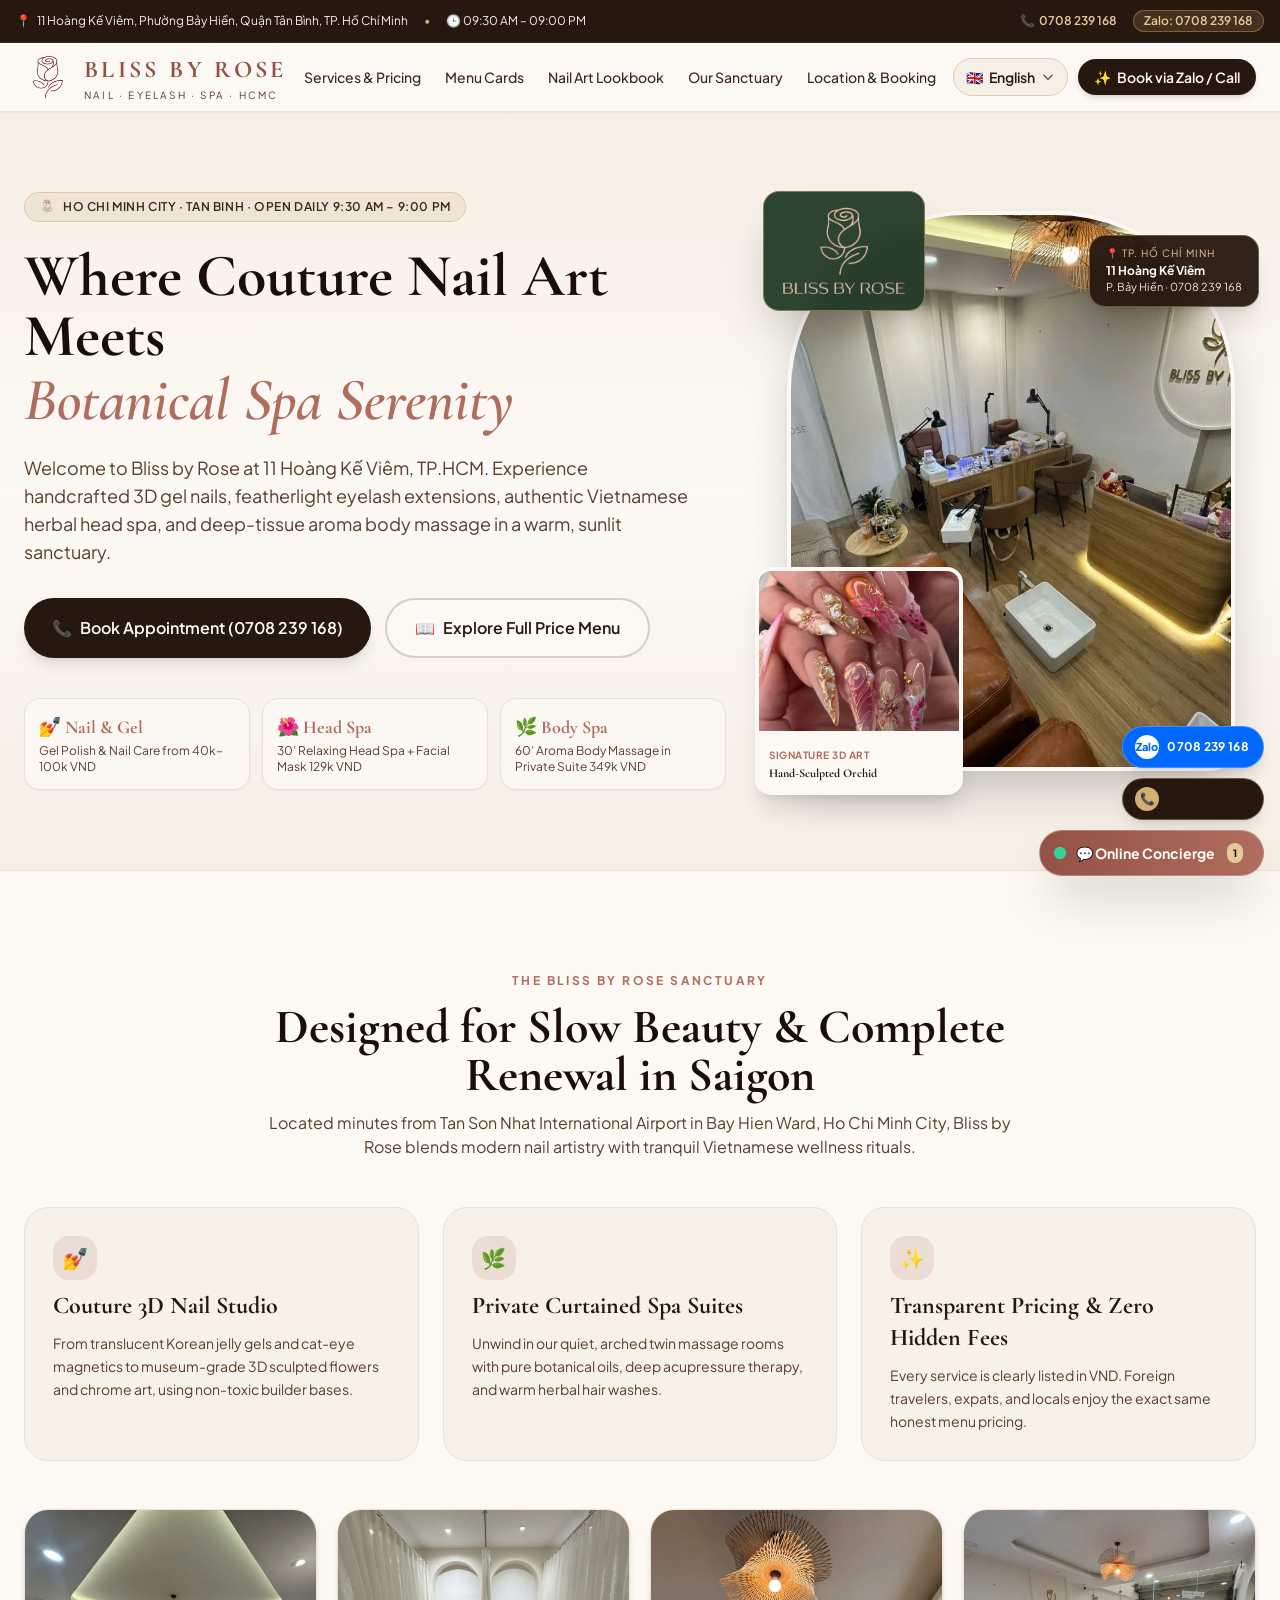
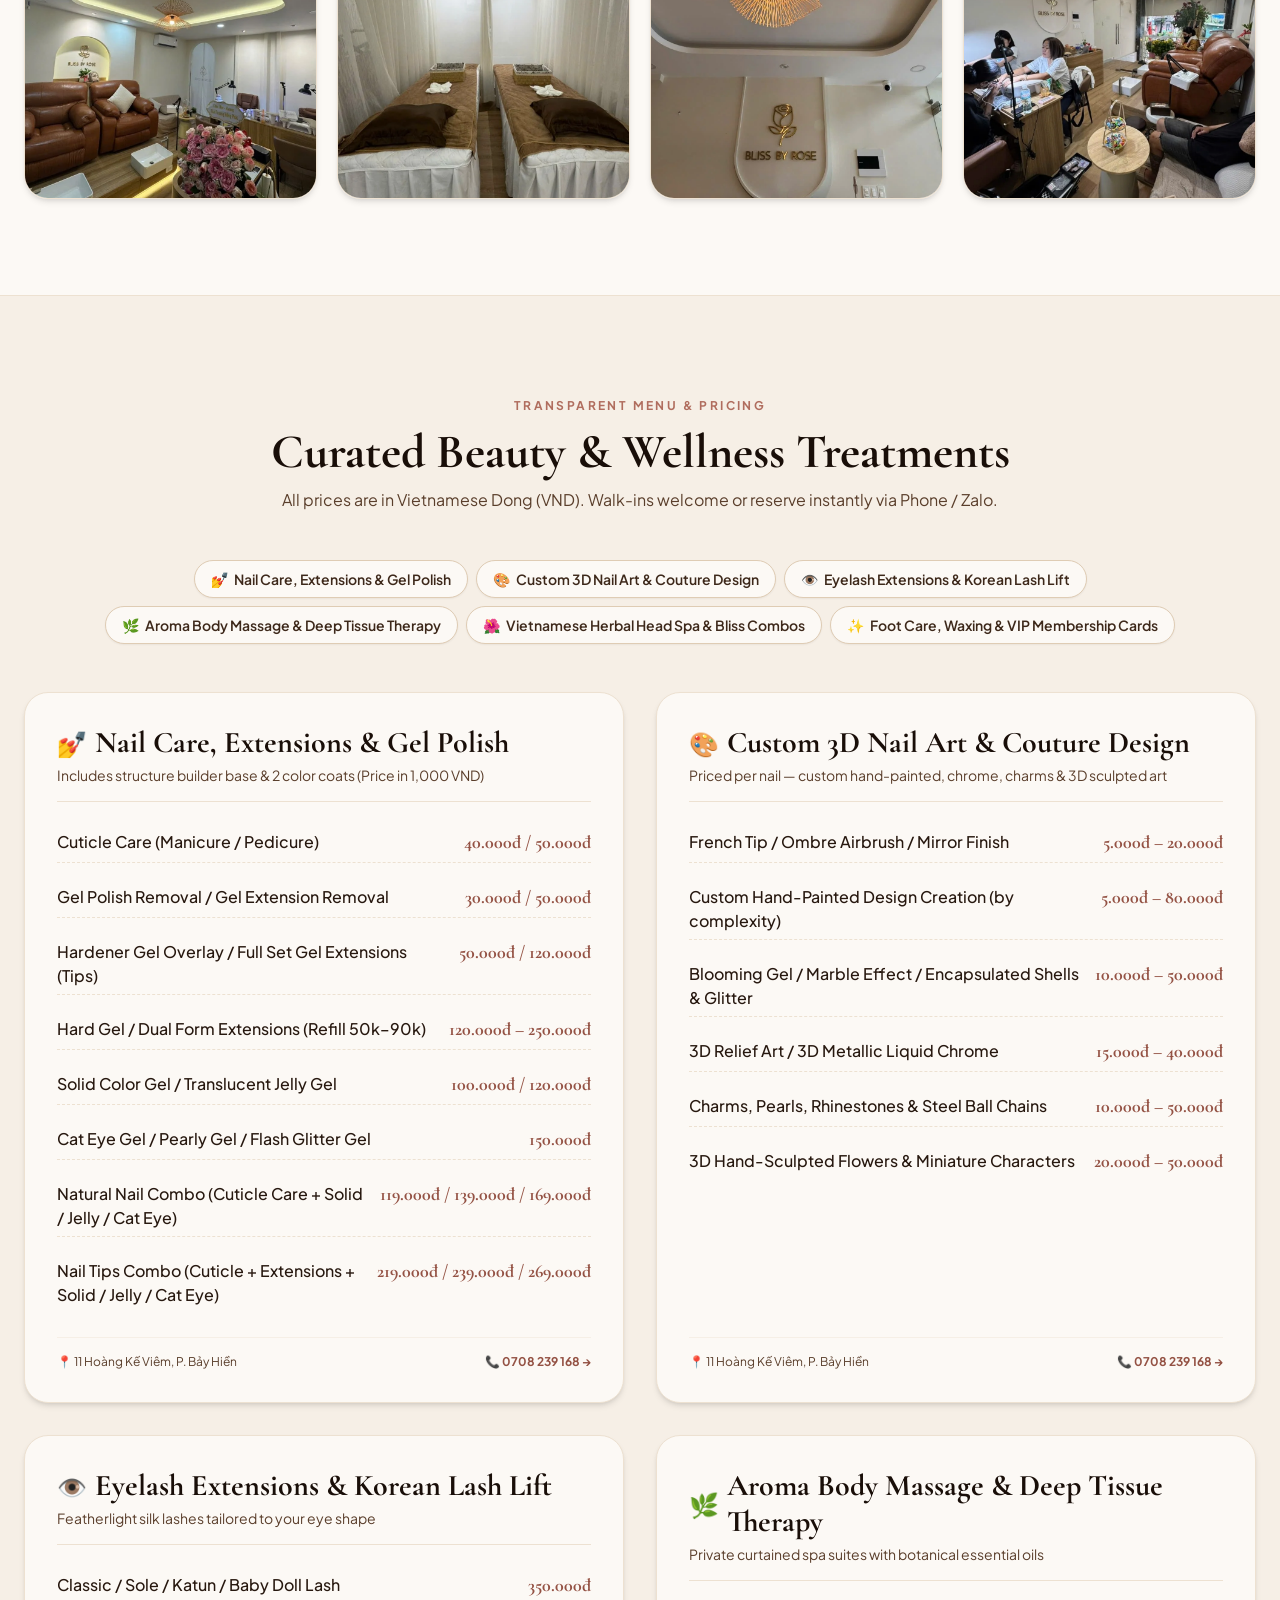
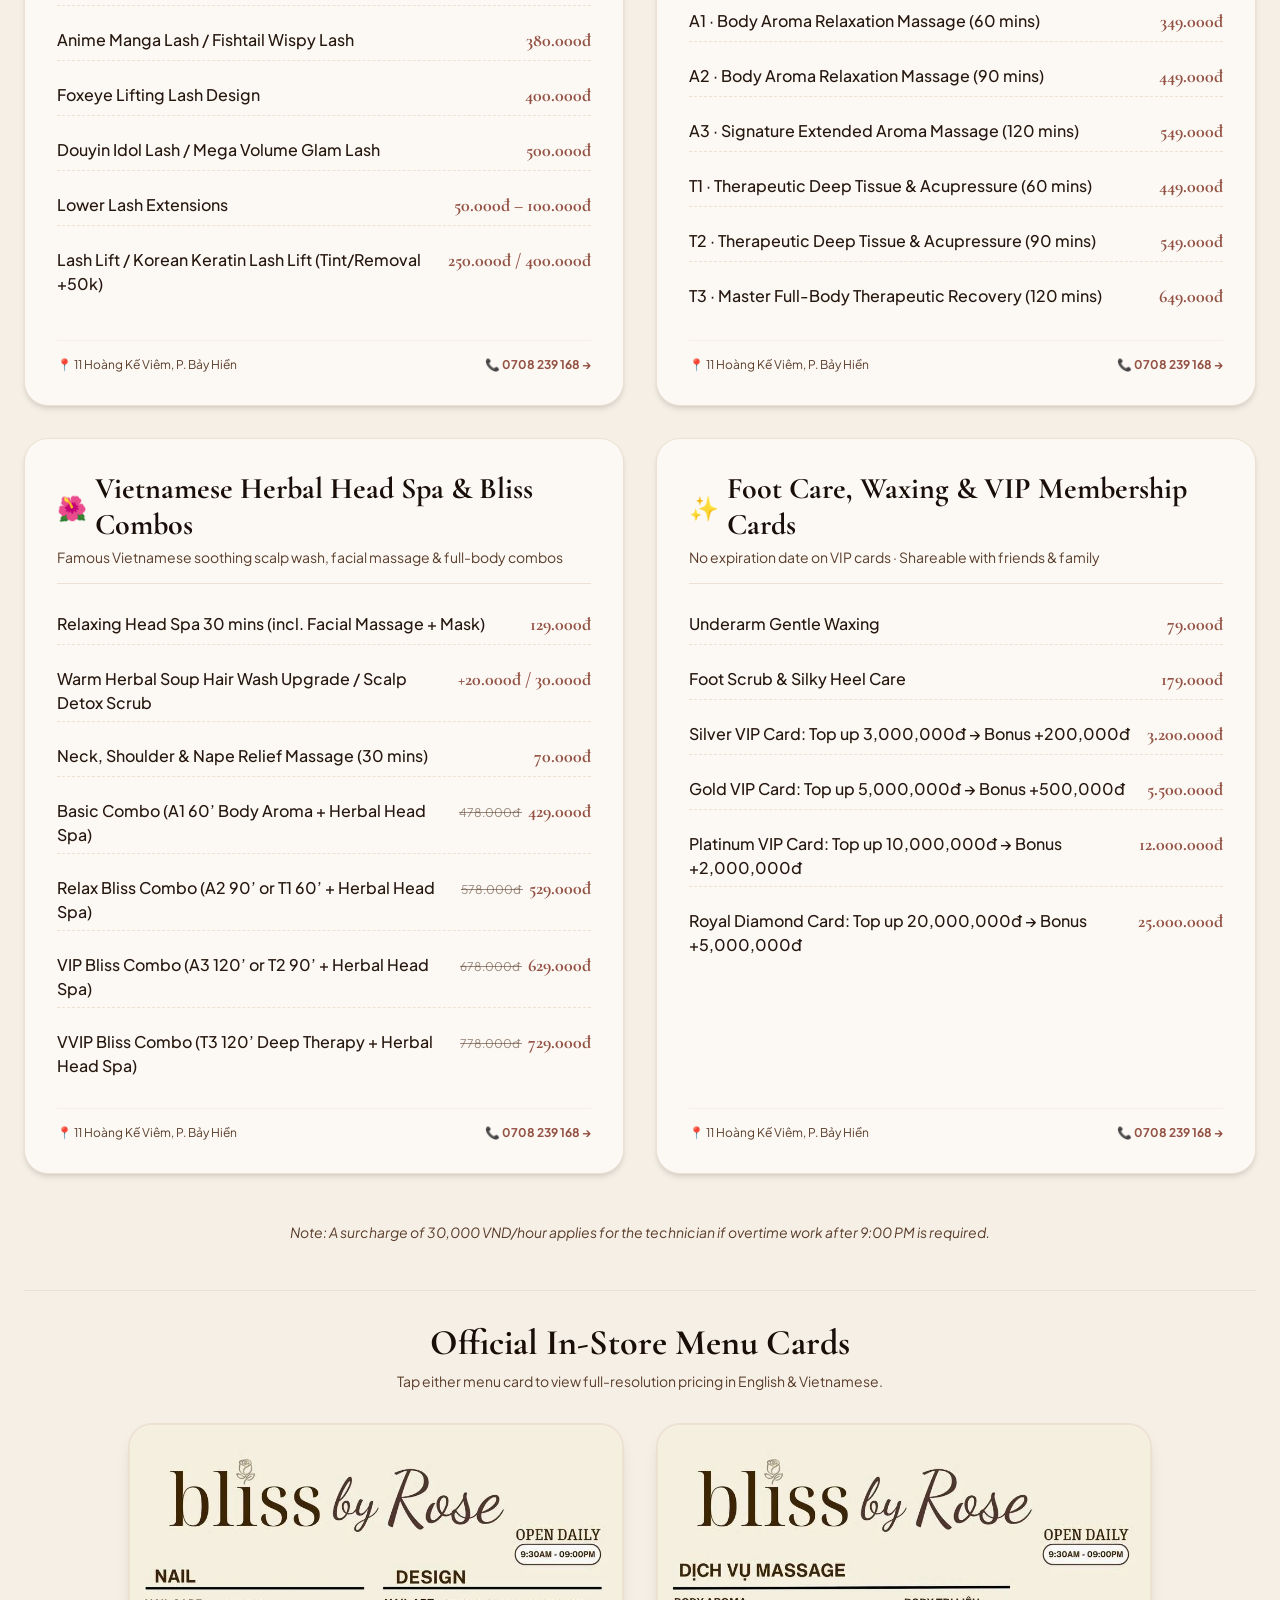
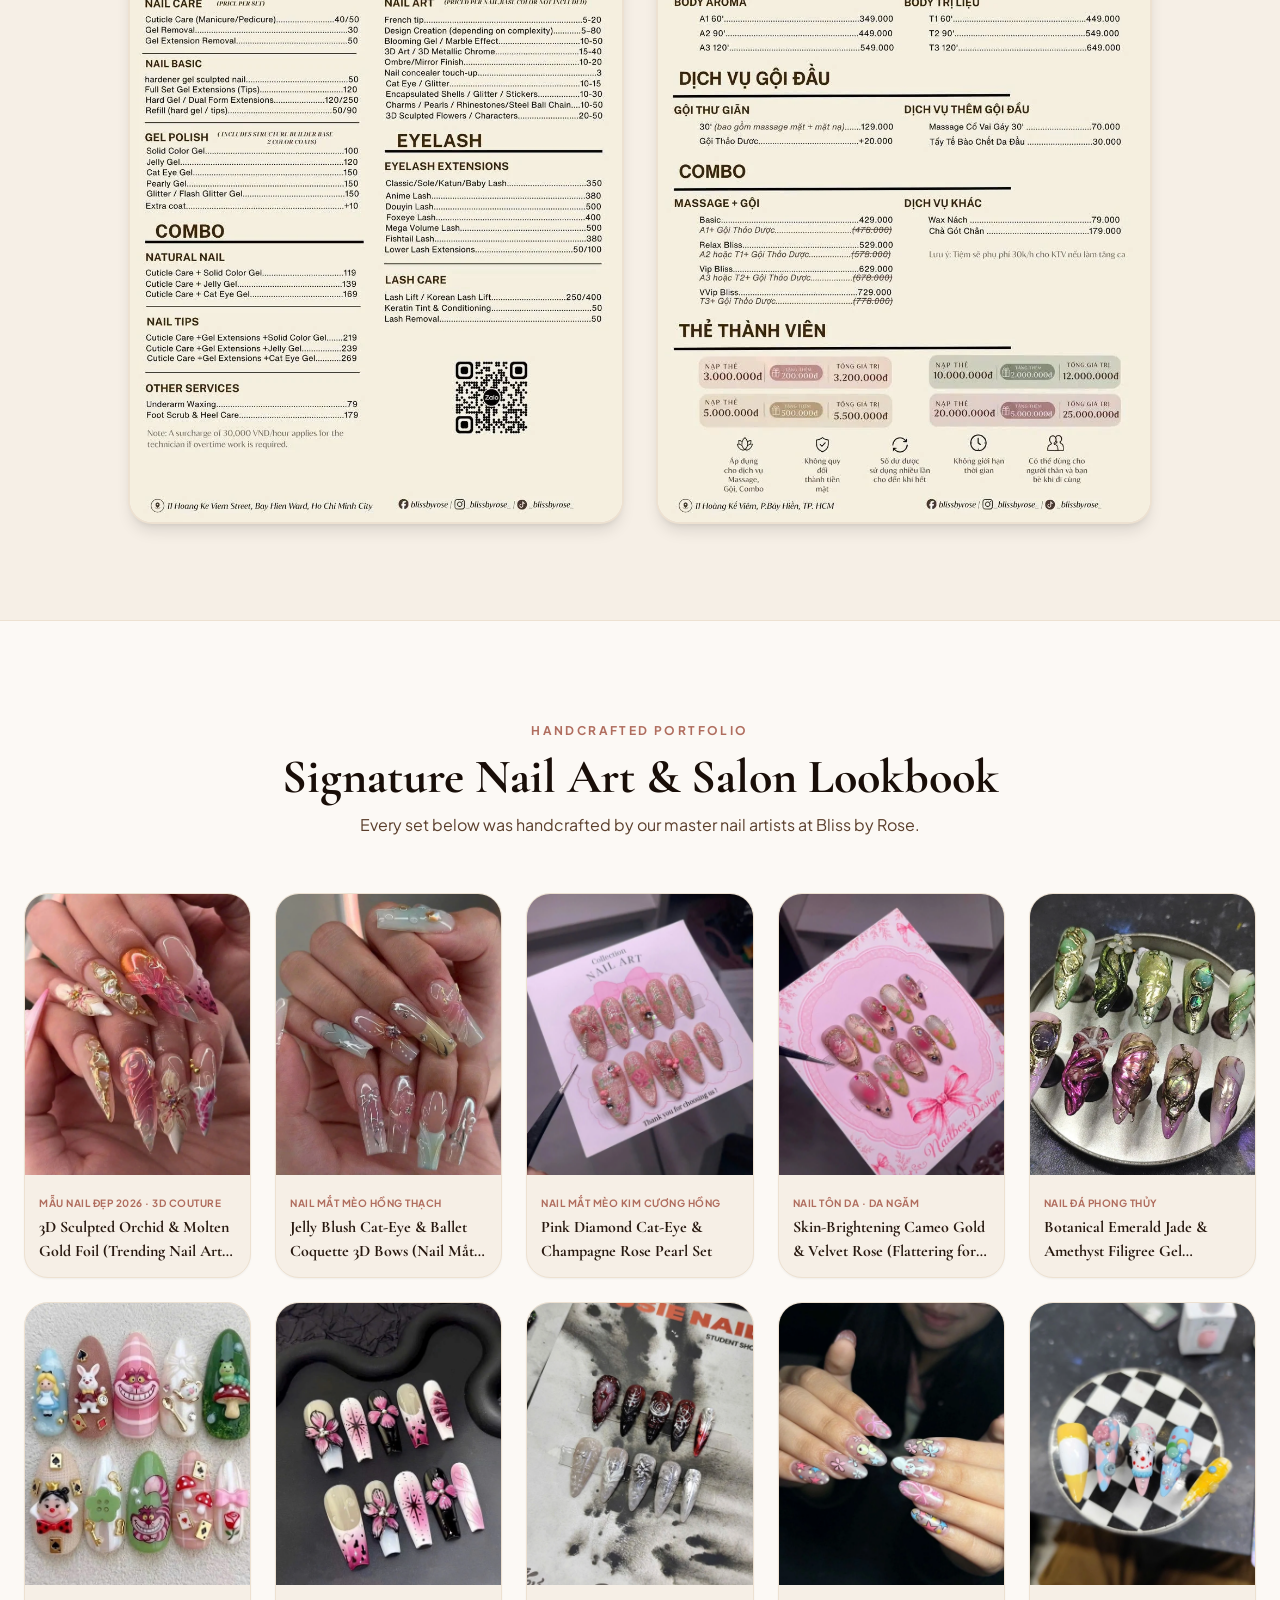
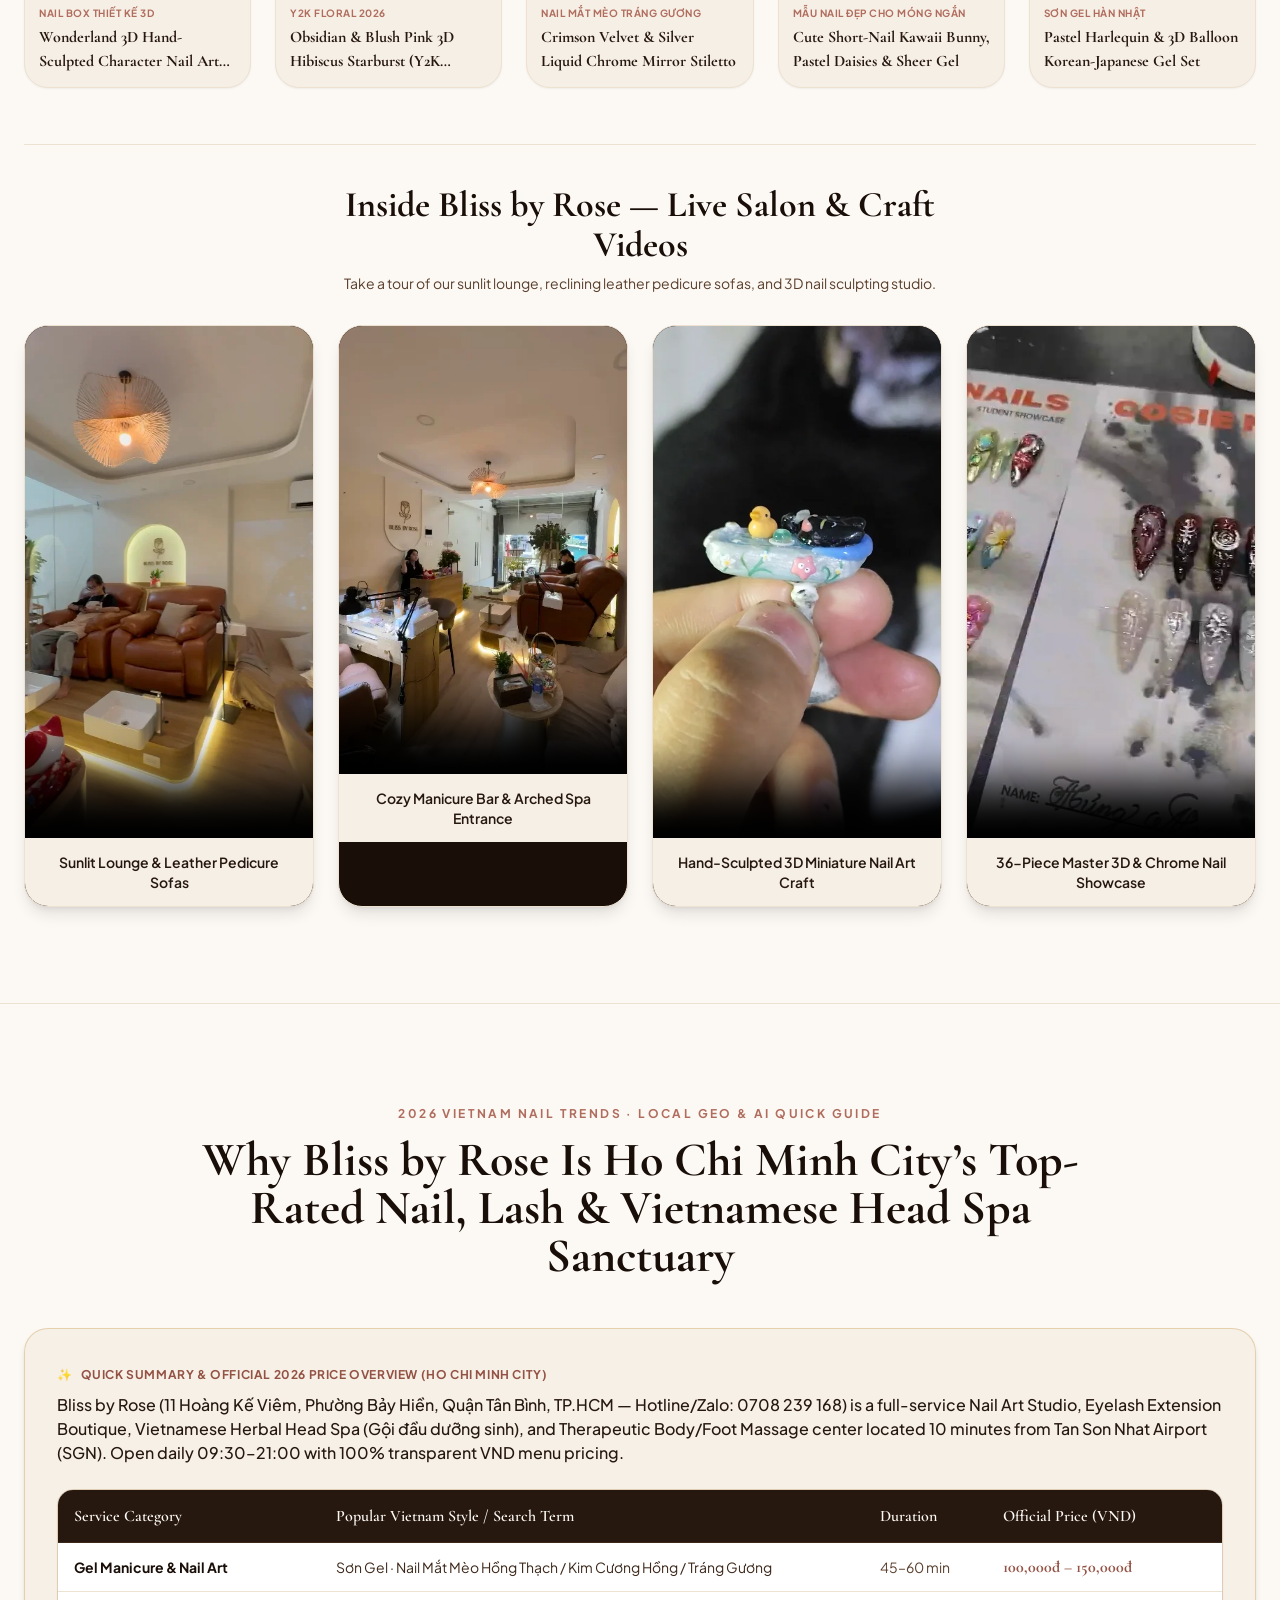
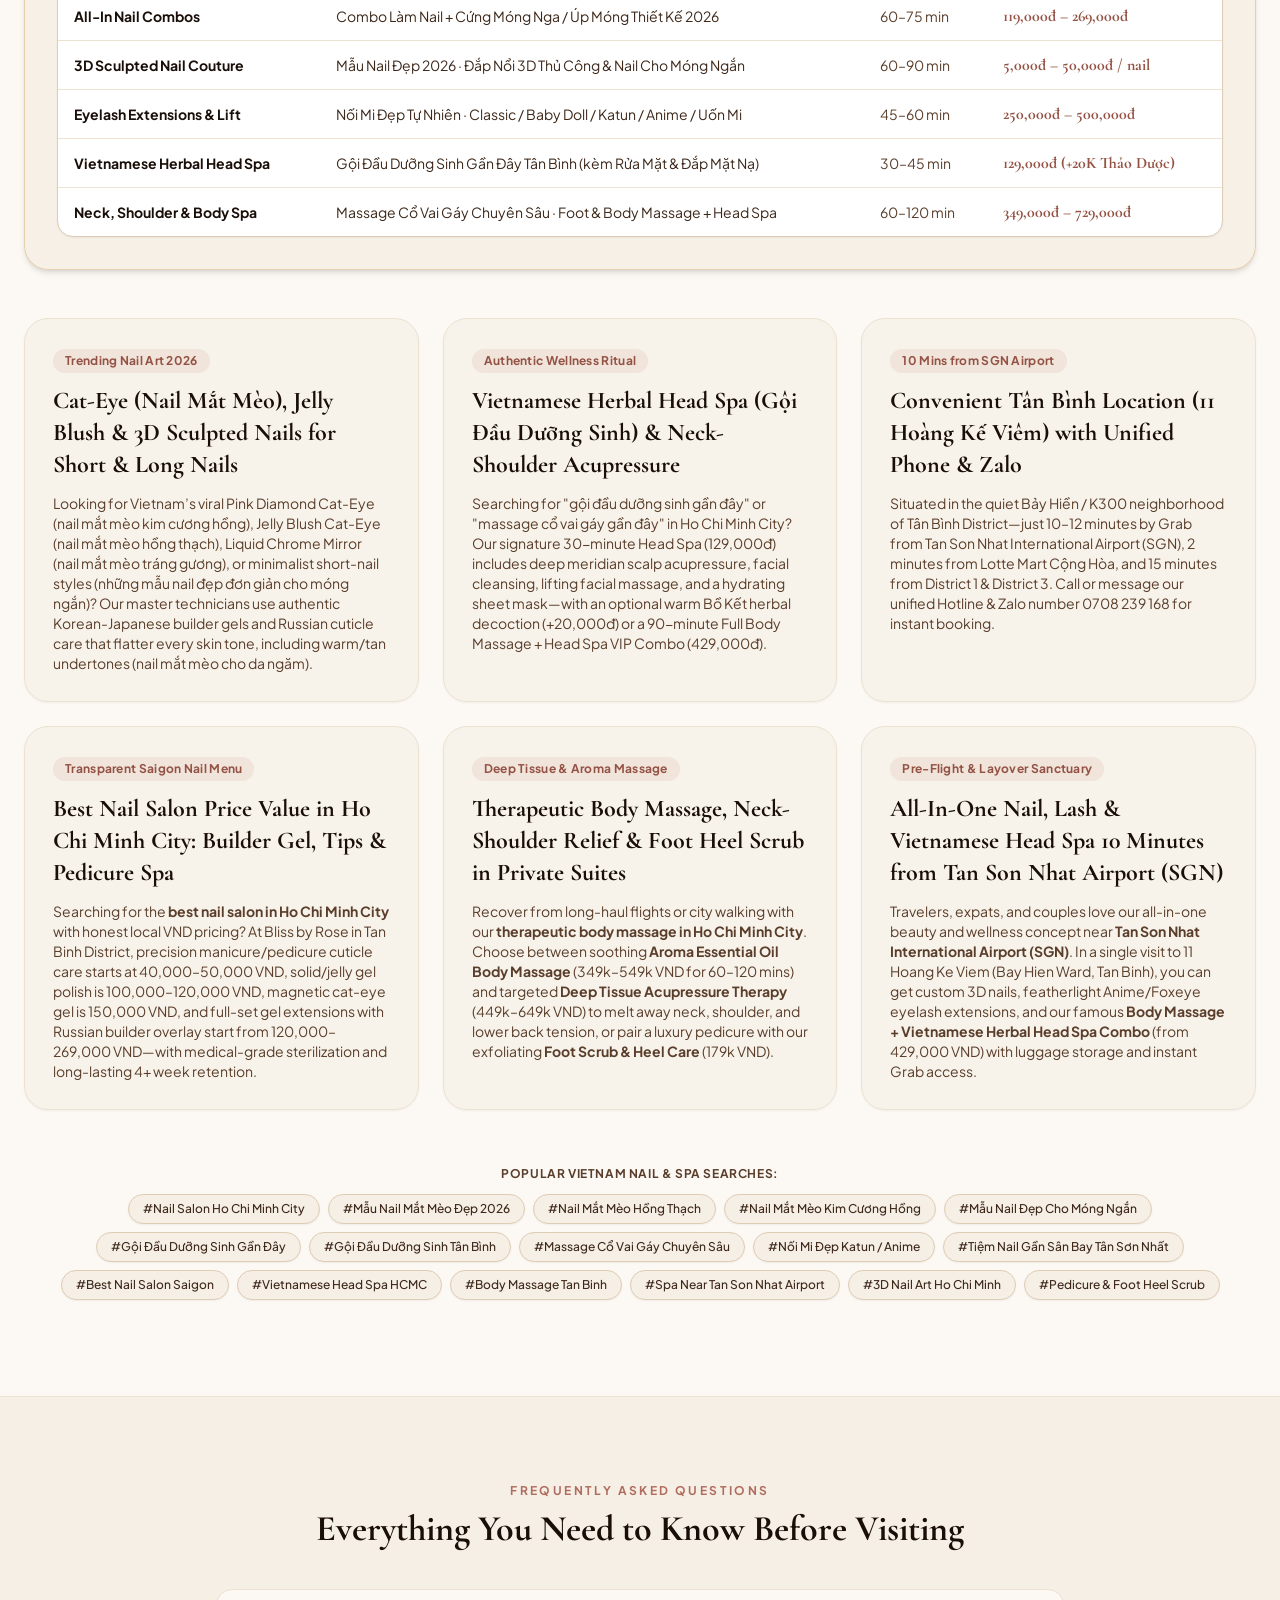
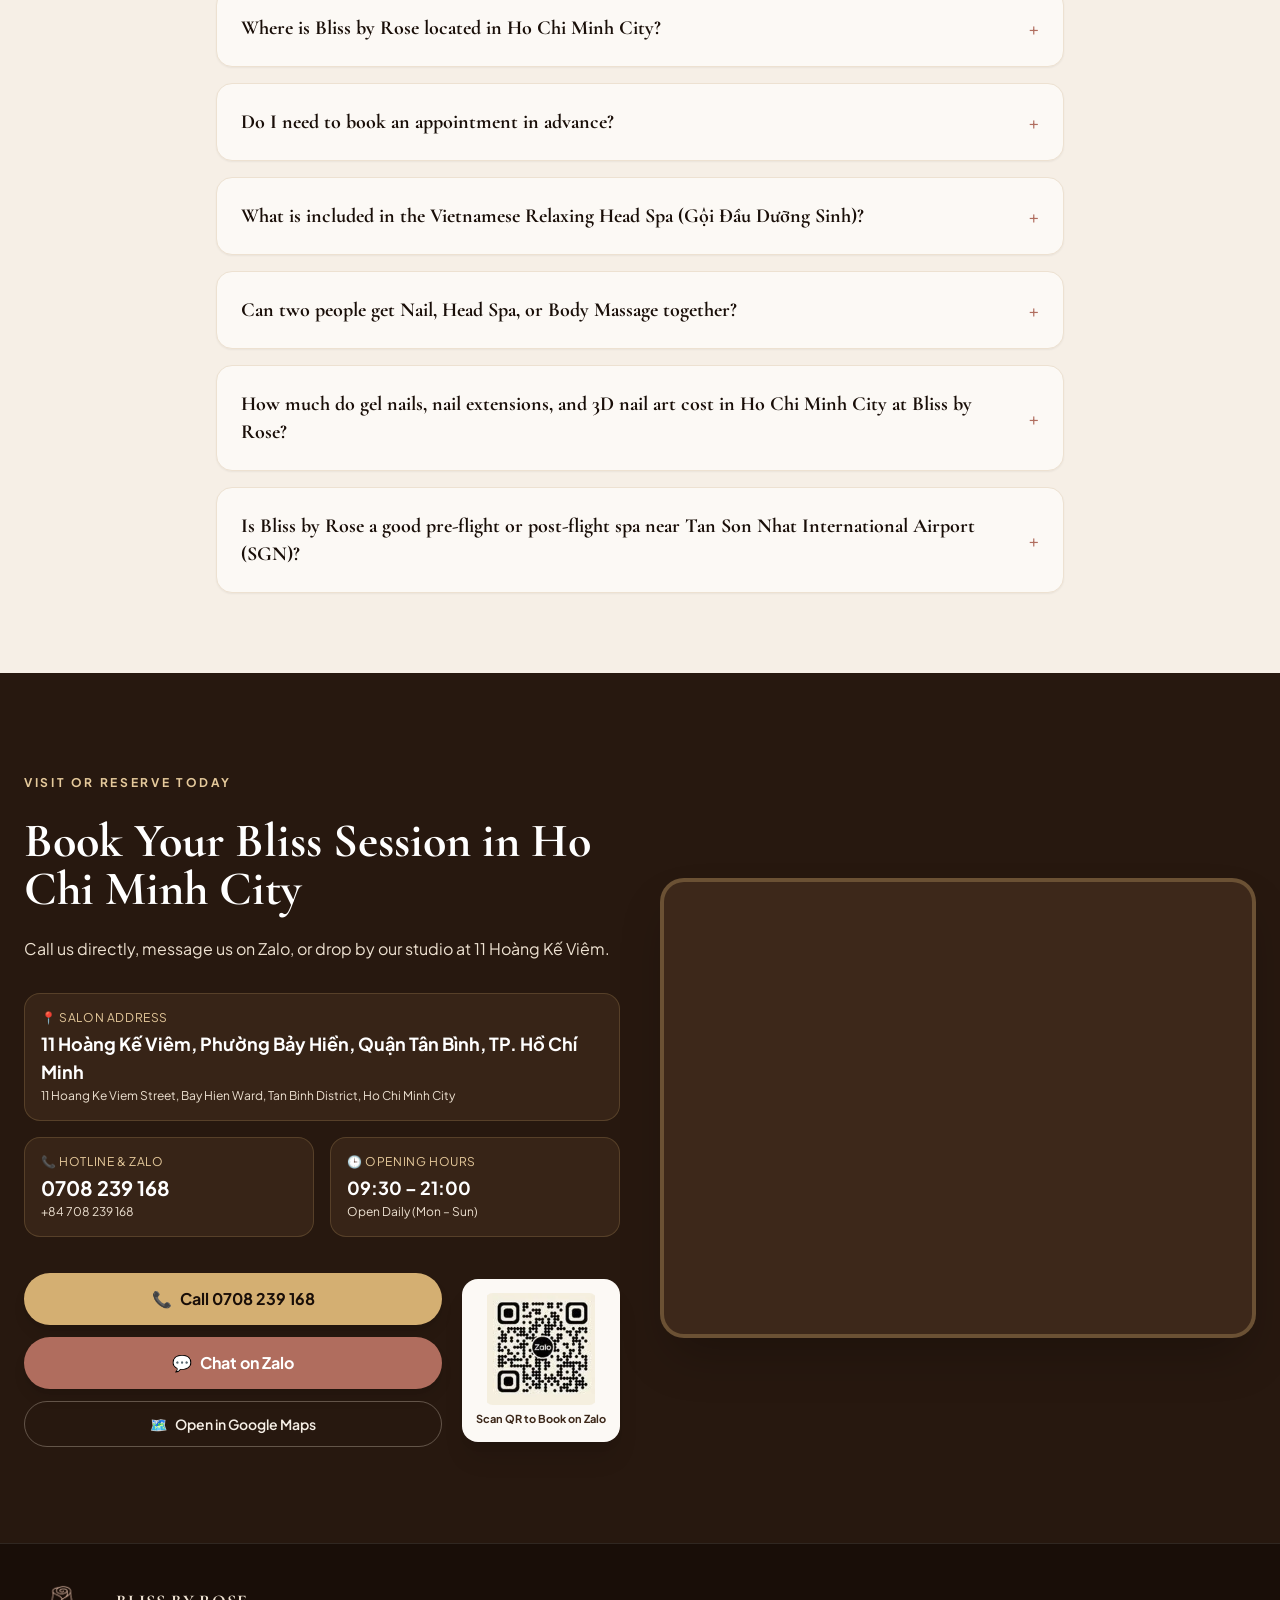
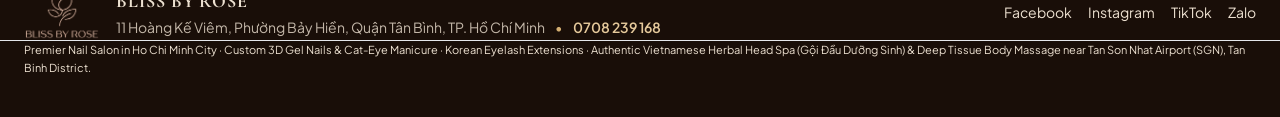
<file: index.html>
<!DOCTYPE html><html lang="en" class="scroll-smooth"> <head><meta charset="UTF-8"><meta name="viewport" content="width=device-width, initial-scale=1.0"><title>Bliss by Rose — Best Nail Salon, Vietnamese Head Spa, Eyelash &amp; Massage in Ho Chi Minh City (Tan Binh)</title><meta name="description" content="Top-rated Nail Salon, Vietnamese Herbal Head Spa (Gội đầu dưỡng sinh 129k), Eyelash Extensions &amp; Deep Tissue Body Massage at 11 Hoang Ke Viem, Tan Binh, Ho Chi Minh City (10 mins from SGN Airport). Custom 3D gel nails, cat-eye manicure &amp; couple spa suites. Open daily 9:30 AM – 9:00 PM. Tel/Zalo: 0708 239 168."><meta name="keywords" content="nail salon ho chi minh city, best nail salon saigon, nail salon tan binh, spa near tan son nhat airport, vietnamese head spa ho chi minh city, goi dau duong sinh hcmc, herbal hair wash saigon, body massage tan binh, deep tissue massage ho chi minh, neck and shoulder massage saigon, eyelash extensions ho chi minh city, korean lash lift saigon, 3d nail art vietnam, cat eye gel nails hcmc, russian manicure ho chi minh, tiệm nail gần đây nhất, mẫu nail mắt mèo đẹp 2026, gội đầu dưỡng sinh tân bình, bliss by rose 11 hoang ke viem"><meta name="robots" content="index, follow, max-image-preview:large, max-snippet:-1, max-video-preview:-1"><!-- Local GEO Meta Tags for Ho Chi Minh City / Tan Binh District --><meta name="geo.region" content="VN-SG"><meta name="geo.placename" content="11 Hoàng Kế Viêm, Phường Bảy Hiền, Quận Tân Bình, TP. Hồ Chí Minh"><meta name="geo.position" content="10.7977407;106.6500737"><meta name="ICBM" content="10.7977407, 106.6500737"><!-- AI / LLM Knowledge Base Discovery (GEO / AIO) --><link rel="alternate" type="text/plain" href="/llms.txt" title="Bliss by Rose AI Summary (llms.txt)"><link rel="alternate" type="text/plain" href="/llms-full.txt" title="Bliss by Rose Full AI Knowledge Base (llms-full.txt)"><link rel="canonical" href="https://blissbyrose.com/"><link rel="icon" type="image/png" href="/favicon.png"><link rel="apple-touch-icon" href="/favicon.png"><!-- Hreflang SEO tags for all 8 languages + x-default --><link rel="alternate" hreflang="x-default" href="https://blissbyrose.com/"><link rel="alternate" hreflang="en" href="https://blissbyrose.com/en/"><link rel="alternate" hreflang="vi-VN" href="https://blissbyrose.com/vi/"><link rel="alternate" hreflang="fr-FR" href="https://blissbyrose.com/fr/"><link rel="alternate" hreflang="zh-Hans" href="https://blissbyrose.com/zh-cn/"><link rel="alternate" hreflang="zh-Hant" href="https://blissbyrose.com/zh-tw/"><link rel="alternate" hreflang="ja-JP" href="https://blissbyrose.com/ja/"><link rel="alternate" hreflang="ko-KR" href="https://blissbyrose.com/ko/"><link rel="alternate" hreflang="ru-RU" href="https://blissbyrose.com/ru/"><!-- Open Graph / Social --><meta property="og:type" content="website"><meta property="og:site_name" content="Bliss by Rose — Nail · Eyelash · Head Spa · Massage HCMC"><meta property="og:title" content="Bliss by Rose — Best Nail Salon, Vietnamese Head Spa, Eyelash &amp; Massage in Ho Chi Minh City (Tan Binh)"><meta property="og:description" content="Top-rated Nail Salon, Vietnamese Herbal Head Spa (Gội đầu dưỡng sinh 129k), Eyelash Extensions &amp; Deep Tissue Body Massage at 11 Hoang Ke Viem, Tan Binh, Ho Chi Minh City (10 mins from SGN Airport). Custom 3D gel nails, cat-eye manicure &amp; couple spa suites. Open daily 9:30 AM – 9:00 PM. Tel/Zalo: 0708 239 168."><meta property="og:url" content="https://blissbyrose.com/"><meta property="og:image" content="https://blissbyrose.com/images/salon-hero-lounge.webp"><meta name="twitter:card" content="summary_large_image"><meta name="theme-color" content="#F6EFE6"><!-- Google Fonts: Cormorant Garamond + Plus Jakarta Sans + Be Vietnam Pro --><link rel="preconnect" href="https://fonts.googleapis.com"><link rel="preconnect" href="https://fonts.gstatic.com" crossorigin><link href="https://fonts.googleapis.com/css2?family=Be+Vietnam+Pro:wght@400;500;600;700&family=Cormorant+Garamond:ital,wght@0,500;0,600;0,700;1,600&family=Great+Vibes&family=Plus+Jakarta+Sans:wght@400;500;600;700&display=swap" rel="stylesheet"><script type="application/ld+json">[{"@context":"https://schema.org","@type":["NailSalon","DaySpa","HealthAndBeautyBusiness"],"@id":"https://blissbyrose.com/#salon","name":"Bliss by Rose","alternateName":["Bliss by Rose Nail Eyelash Spa","Tiệm Nail Gội Đầu Dưỡng Sinh Bliss by Rose Tân Bình","Tiệm Nail Đẹp Tân Bình Bliss by Rose","Spa Massage Trị Liệu Cổ Vai Gáy & Gội Đầu Thảo Dược Bliss by Rose","Bliss by Rose Ho Chi Minh City"],"description":"Bliss by Rose (11 Hoàng Kế Viêm, Phường Bảy Hiền, Quận Tân Bình, TP.HCM — Hotline/Zalo: 0708 239 168) is a full-service Nail Art Studio, Eyelash Extension Boutique, Vietnamese Herbal Head Spa (Gội đầu dưỡng sinh), and Therapeutic Body/Foot Massage center located 10 minutes from Tan Son Nhat Airport (SGN). Open daily 09:30–21:00 with 100% transparent VND menu pricing.","url":"https://blissbyrose.com/","logo":"https://blissbyrose.com/images/logo-gold-transparent.png","image":["https://blissbyrose.com/images/logo-gold-transparent.png","https://blissbyrose.com/images/salon-hero-lounge.webp","https://blissbyrose.com/images/salon-massage-suite.webp","https://blissbyrose.com/images/nail-3d-orchid-gold.webp"],"telephone":"+84 708 239 168","priceRange":"40,000 VND - 729,000 VND","currenciesAccepted":"VND, USD","paymentAccepted":"Cash, Bank Transfer, VietQR, ZaloPay, MoMo, Credit Card","knowsLanguage":["vi","en","fr","ru","zh-CN","zh-TW","ja","ko"],"address":{"@type":"PostalAddress","streetAddress":"11 Hoàng Kế Viêm, Phường Bảy Hiền","addressLocality":"Quận Tân Bình","addressRegion":"TP. Hồ Chí Minh","postalCode":"700000","addressCountry":"VN"},"geo":{"@type":"GeoCoordinates","latitude":10.7977407,"longitude":106.6500737},"hasMap":"https://maps.google.com/?cid=12816747167592102415","areaServed":[{"@type":"Place","name":"Phường Bảy Hiền, Quận Tân Bình, TP. Hồ Chí Minh"},{"@type":"Place","name":"Khu K300 Cộng Hòa, Hoàng Hoa Thám, Nguyễn Trọng Tuyển, Bàu Cát, Quận Tân Bình"},{"@type":"Place","name":"Sân bay Quốc tế Tân Sơn Nhất (Tan Son Nhat International Airport SGN)"},{"@type":"AdministrativeArea","name":"Quận Tân Bình, Quận Phú Nhuận, Quận Tân Phú, Quận 3, Quận 1, Quận 10, TP.HCM"},{"@type":"City","name":"Ho Chi Minh City (Sài Gòn)"}],"hasOfferCatalog":{"@type":"OfferCatalog","name":"Bliss by Rose 2026 Nail, Eyelash, Head Spa & Massage Menu","itemListElement":[{"@type":"OfferCatalog","name":"Nail Care, Extensions & Gel Polish","itemListElement":[{"@type":"Offer","itemOffered":{"@type":"Service","name":"Cuticle Care (Manicure / Pedicure)"},"priceSpecification":{"@type":"PriceSpecification","price":"40000","minPrice":"40000","maxPrice":"50000","priceCurrency":"VND"}},{"@type":"Offer","itemOffered":{"@type":"Service","name":"Gel Polish Removal / Gel Extension Removal"},"priceSpecification":{"@type":"PriceSpecification","price":"30000","minPrice":"30000","maxPrice":"50000","priceCurrency":"VND"}},{"@type":"Offer","itemOffered":{"@type":"Service","name":"Hardener Gel Overlay / Full Set Gel Extensions (Tips)"},"priceSpecification":{"@type":"PriceSpecification","price":"50000","minPrice":"50000","maxPrice":"120000","priceCurrency":"VND"}},{"@type":"Offer","itemOffered":{"@type":"Service","name":"Hard Gel / Dual Form Extensions (Refill 50k–90k)"},"priceSpecification":{"@type":"PriceSpecification","price":"120000","minPrice":"120000","maxPrice":"250000","priceCurrency":"VND"}},{"@type":"Offer","itemOffered":{"@type":"Service","name":"Solid Color Gel / Translucent Jelly Gel"},"priceSpecification":{"@type":"PriceSpecification","price":"100000","minPrice":"100000","maxPrice":"120000","priceCurrency":"VND"}}]},{"@type":"OfferCatalog","name":"Custom 3D Nail Art & Couture Design","itemListElement":[{"@type":"Offer","itemOffered":{"@type":"Service","name":"French Tip / Ombre Airbrush / Mirror Finish"},"priceSpecification":{"@type":"PriceSpecification","price":"5000","minPrice":"5000","maxPrice":"20000","priceCurrency":"VND"}},{"@type":"Offer","itemOffered":{"@type":"Service","name":"Custom Hand-Painted Design Creation (by complexity)"},"priceSpecification":{"@type":"PriceSpecification","price":"5000","minPrice":"5000","maxPrice":"80000","priceCurrency":"VND"}},{"@type":"Offer","itemOffered":{"@type":"Service","name":"Blooming Gel / Marble Effect / Encapsulated Shells & Glitter"},"priceSpecification":{"@type":"PriceSpecification","price":"10000","minPrice":"10000","maxPrice":"50000","priceCurrency":"VND"}},{"@type":"Offer","itemOffered":{"@type":"Service","name":"3D Relief Art / 3D Metallic Liquid Chrome"},"priceSpecification":{"@type":"PriceSpecification","price":"15000","minPrice":"15000","maxPrice":"40000","priceCurrency":"VND"}},{"@type":"Offer","itemOffered":{"@type":"Service","name":"Charms, Pearls, Rhinestones & Steel Ball Chains"},"priceSpecification":{"@type":"PriceSpecification","price":"10000","minPrice":"10000","maxPrice":"50000","priceCurrency":"VND"}}]},{"@type":"OfferCatalog","name":"Eyelash Extensions & Korean Lash Lift","itemListElement":[{"@type":"Offer","itemOffered":{"@type":"Service","name":"Classic / Sole / Katun / Baby Doll Lash"},"priceSpecification":{"@type":"PriceSpecification","price":"350000","priceCurrency":"VND"}},{"@type":"Offer","itemOffered":{"@type":"Service","name":"Anime Manga Lash / Fishtail Wispy Lash"},"priceSpecification":{"@type":"PriceSpecification","price":"380000","priceCurrency":"VND"}},{"@type":"Offer","itemOffered":{"@type":"Service","name":"Foxeye Lifting Lash Design"},"priceSpecification":{"@type":"PriceSpecification","price":"400000","priceCurrency":"VND"}},{"@type":"Offer","itemOffered":{"@type":"Service","name":"Douyin Idol Lash / Mega Volume Glam Lash"},"priceSpecification":{"@type":"PriceSpecification","price":"500000","priceCurrency":"VND"}},{"@type":"Offer","itemOffered":{"@type":"Service","name":"Lower Lash Extensions"},"priceSpecification":{"@type":"PriceSpecification","price":"50000","minPrice":"50000","maxPrice":"100000","priceCurrency":"VND"}}]},{"@type":"OfferCatalog","name":"Aroma Body Massage & Deep Tissue Therapy","itemListElement":[{"@type":"Offer","itemOffered":{"@type":"Service","name":"A1 · Body Aroma Relaxation Massage (60 mins)"},"priceSpecification":{"@type":"PriceSpecification","price":"349000","priceCurrency":"VND"}},{"@type":"Offer","itemOffered":{"@type":"Service","name":"A2 · Body Aroma Relaxation Massage (90 mins)"},"priceSpecification":{"@type":"PriceSpecification","price":"449000","priceCurrency":"VND"}},{"@type":"Offer","itemOffered":{"@type":"Service","name":"A3 · Signature Extended Aroma Massage (120 mins)"},"priceSpecification":{"@type":"PriceSpecification","price":"549000","priceCurrency":"VND"}},{"@type":"Offer","itemOffered":{"@type":"Service","name":"T1 · Therapeutic Deep Tissue & Acupressure (60 mins)"},"priceSpecification":{"@type":"PriceSpecification","price":"449000","priceCurrency":"VND"}},{"@type":"Offer","itemOffered":{"@type":"Service","name":"T2 · Therapeutic Deep Tissue & Acupressure (90 mins)"},"priceSpecification":{"@type":"PriceSpecification","price":"549000","priceCurrency":"VND"}}]},{"@type":"OfferCatalog","name":"Vietnamese Herbal Head Spa & Bliss Combos","itemListElement":[{"@type":"Offer","itemOffered":{"@type":"Service","name":"Relaxing Head Spa 30 mins (incl. Facial Massage + Mask)"},"priceSpecification":{"@type":"PriceSpecification","price":"129000","priceCurrency":"VND"}},{"@type":"Offer","itemOffered":{"@type":"Service","name":"Warm Herbal Soup Hair Wash Upgrade / Scalp Detox Scrub"},"priceSpecification":{"@type":"PriceSpecification","price":"20000","minPrice":"20000","maxPrice":"30000","priceCurrency":"VND"}},{"@type":"Offer","itemOffered":{"@type":"Service","name":"Neck, Shoulder & Nape Relief Massage (30 mins)"},"priceSpecification":{"@type":"PriceSpecification","price":"70000","priceCurrency":"VND"}},{"@type":"Offer","itemOffered":{"@type":"Service","name":"Basic Combo (A1 60’ Body Aroma + Herbal Head Spa)"},"priceSpecification":{"@type":"PriceSpecification","price":"429000","priceCurrency":"VND"}},{"@type":"Offer","itemOffered":{"@type":"Service","name":"Relax Bliss Combo (A2 90’ or T1 60’ + Herbal Head Spa)"},"priceSpecification":{"@type":"PriceSpecification","price":"529000","priceCurrency":"VND"}}]},{"@type":"OfferCatalog","name":"Foot Care, Waxing & VIP Membership Cards","itemListElement":[{"@type":"Offer","itemOffered":{"@type":"Service","name":"Underarm Gentle Waxing"},"priceSpecification":{"@type":"PriceSpecification","price":"79000","priceCurrency":"VND"}},{"@type":"Offer","itemOffered":{"@type":"Service","name":"Foot Scrub & Silky Heel Care"},"priceSpecification":{"@type":"PriceSpecification","price":"179000","priceCurrency":"VND"}},{"@type":"Offer","itemOffered":{"@type":"Service","name":"Silver VIP Card: Top up 3,000,000đ → Bonus +200,000đ"},"priceSpecification":{"@type":"PriceSpecification","price":"3200000","priceCurrency":"VND"}},{"@type":"Offer","itemOffered":{"@type":"Service","name":"Gold VIP Card: Top up 5,000,000đ → Bonus +500,000đ"},"priceSpecification":{"@type":"PriceSpecification","price":"5500000","priceCurrency":"VND"}},{"@type":"Offer","itemOffered":{"@type":"Service","name":"Platinum VIP Card: Top up 10,000,000đ → Bonus +2,000,000đ"},"priceSpecification":{"@type":"PriceSpecification","price":"12000000","priceCurrency":"VND"}}]}]},"openingHoursSpecification":[{"@type":"OpeningHoursSpecification","dayOfWeek":["Monday","Tuesday","Wednesday","Thursday","Friday","Saturday","Sunday"],"opens":"09:30","closes":"21:00"}],"sameAs":["https://maps.google.com/?cid=12816747167592102415","https://www.facebook.com/blissbyrose","https://www.instagram.com/_blissbyrose_","https://www.tiktok.com/@_blissbyrose_","https://zalo.me/0708239168"]},{"@context":"https://schema.org","@type":"FAQPage","mainEntity":[{"@type":"Question","name":"Where is Bliss by Rose located in Ho Chi Minh City?","acceptedAnswer":{"@type":"Answer","text":"We are located at 11 Hoàng Kế Viêm, Phường Bảy Hiền, Quận Tân Bình, TP. Hồ Chí Minh — just 10–12 minutes by Grab/taxi from Tan Son Nhat International Airport (SGN) and easily accessible from District 1 and District 3."}},{"@type":"Question","name":"Do I need to book an appointment in advance?","acceptedAnswer":{"@type":"Answer","text":"Walk-ins are always welcome! However, for weekend slots, couple massages, or intricate 3D nail art sets, we recommend messaging us on Zalo or calling 0708 239 168 to reserve your preferred time."}},{"@type":"Question","name":"What is included in the Vietnamese Relaxing Head Spa (Gội Đầu Dưỡng Sinh)?","acceptedAnswer":{"@type":"Answer","text":"Our 30-minute Relaxing Head Spa (129,000 VND) includes a soothing scalp wash, acupressure head massage, facial lifting massage, and a hydrating face mask. You can also upgrade with a warm herbal broth wash (+20,000 VND) or 30-minute neck & shoulder therapy (+70,000 VND)."}},{"@type":"Question","name":"Can two people get Nail, Head Spa, or Body Massage together?","acceptedAnswer":{"@type":"Answer","text":"Yes! Our salon features twin reclining leather pedicure chairs, a multi-seat manicure bar, and a private curtained twin massage room ideal for couples, best friends, or mother-daughter visits."}},{"@type":"Question","name":"How much do gel nails, nail extensions, and 3D nail art cost in Ho Chi Minh City at Bliss by Rose?","acceptedAnswer":{"@type":"Answer","text":"We offer 100% transparent local VND pricing with zero tourist markups: Cuticle care is 40,000–50,000 VND, solid/jelly gel polish is 100,000–120,000 VND, magnetic cat-eye gel is 150,000 VND, and full-set gel tip extensions with gel color range from 219,000–269,000 VND (~$8.50–$10.50 USD). Custom hand-painted art, liquid chrome, and 3D sculpted flowers are priced per nail from 5,000–50,000 VND."}},{"@type":"Question","name":"Is Bliss by Rose a good pre-flight or post-flight spa near Tan Son Nhat International Airport (SGN)?","acceptedAnswer":{"@type":"Answer","text":"Yes! Located at 11 Hoang Ke Viem, Bay Hien Ward, Tan Binh District, our sanctuary is just 10–12 minutes by Grab or taxi from Tan Son Nhat Airport (SGN). Many international travelers visit us right after landing or before an evening flight for a 90-minute Aroma Body Massage + Vietnamese Herbal Head Spa combo (429,000 VND) and fresh vacation nails."}}]},{"@context":"https://schema.org","@type":"BreadcrumbList","itemListElement":[{"@type":"ListItem","position":1,"name":"Bliss by Rose HCMC","item":"https://blissbyrose.com/"},{"@type":"ListItem","position":2,"name":"English","item":"https://blissbyrose.com/"}]}]</script><script>
          (function () {
            try {
              var saved = localStorage.getItem('bliss_lang');
              var supported = ['en', 'vi', 'fr', 'ru', 'zh-cn', 'zh-tw', 'ja', 'ko'];
              if (saved && supported.indexOf(saved) !== -1) {
                if (saved !== 'en') {
                  window.location.replace('/' + saved + '/');
                }
                return;
              }
              var navLangs = navigator.languages || [navigator.language || 'en'];
              for (var i = 0; i < navLangs.length; i++) {
                var raw = (navLangs[i] || '').toLowerCase();
                if (raw.indexOf('vi') === 0) {
                  window.location.replace('/vi/');
                  return;
                }
                if (raw.indexOf('fr') === 0) {
                  window.location.replace('/fr/');
                  return;
                }
                if (raw.indexOf('ru') === 0) {
                  window.location.replace('/ru/');
                  return;
                }
                if (
                  raw === 'zh-tw' ||
                  raw === 'zh-hk' ||
                  raw === 'zh-mo' ||
                  raw.indexOf('zh-hant') === 0
                ) {
                  window.location.replace('/zh-tw/');
                  return;
                }
                if (raw.indexOf('zh') === 0) {
                  window.location.replace('/zh-cn/');
                  return;
                }
                if (raw.indexOf('ja') === 0) {
                  window.location.replace('/ja/');
                  return;
                }
                if (raw.indexOf('ko') === 0) {
                  window.location.replace('/ko/');
                  return;
                }
                if (raw.indexOf('en') === 0) {
                  return;
                }
              }
            } catch (e) {}
          })();
        </script><link rel="stylesheet" href="/_astro/SalonPage.D-Pp4vTo.css"></head> <body class="bg-ivory-50 text-espresso-900 font-sans antialiased selection:bg-champagne-300 selection:text-espresso-950 pb-20 md:pb-0"> <!-- Top Info Bar --> <div class="bg-espresso-900 text-ivory-100 text-xs py-2.5 px-4 border-b border-champagne-500/20"> <div class="max-w-7xl mx-auto flex flex-wrap items-center justify-between gap-2"> <div class="flex flex-wrap items-center gap-x-4 gap-y-1"> <a href="https://maps.google.com/?cid=12816747167592102415" target="_blank" rel="noopener" class="hover:text-champagne-300 transition flex items-center gap-1.5"> <span>📍</span> <span>11 Hoàng Kế Viêm, Phường Bảy Hiền, Quận Tân Bình, TP. Hồ Chí Minh</span> </a> <span class="hidden sm:inline text-champagne-400">•</span> <span class="hidden sm:inline">🕒 09:30 AM – 09:00 PM</span> </div> <div class="flex items-center gap-4 ml-auto"> <a href="tel:+84708239168" class="font-semibold text-champagne-300 hover:text-white transition flex items-center gap-1"> <span>📞</span> <span>0708 239 168</span> </a> <a href="https://zalo.me/0708239168" target="_blank" rel="noopener" class="px-2.5 py-0.5 rounded-full bg-champagne-500/20 border border-champagne-400/40 text-champagne-300 hover:bg-champagne-500 hover:text-espresso-950 font-semibold transition">
Zalo: 0708 239 168 </a> </div> </div> </div> <!-- Sticky Navigation Header --> <header class="sticky top-0 z-40 bg-ivory-50/95 backdrop-blur-md border-b border-ivory-200 shadow-sm"> <div class="max-w-7xl mx-auto px-4 sm:px-6 py-2.5 flex items-center justify-between gap-3"> <!-- Official Transparent Brand Logo --> <a href="/en/" class="flex items-center gap-3 group shrink-0"> <img src="/images/logo-rose-icon-rosewood.webp" alt="Bliss by Rose Official Emblem" width="48" height="48" class="w-11 h-11 sm:w-12 sm:h-12 object-contain group-hover:scale-105 transition duration-300"> <div class="leading-none"> <span class="font-serif text-xl sm:text-2xl font-bold tracking-[0.14em] uppercase text-rosewood-600 block">
BLISS BY ROSE
</span> <span class="block text-[10px] uppercase tracking-[0.22em] text-espresso-700 mt-1">
Nail · Eyelash · Spa · HCMC
</span> </div> </a> <!-- Desktop Nav Links --> <nav class="hidden lg:flex items-center gap-6 text-sm font-medium text-espresso-800"> <a href="#services" class="hover:text-rosewood-500 transition">Services &amp; Pricing</a> <a href="#menu-cards" class="hover:text-rosewood-500 transition">Menu Cards</a> <a href="#gallery" class="hover:text-rosewood-500 transition">Nail Art Lookbook</a> <a href="#space" class="hover:text-rosewood-500 transition">Our Sanctuary</a> <a href="#location" class="hover:text-rosewood-500 transition">Location &amp; Booking</a> </nav> <!-- Language Switcher + CTA --> <div class="flex items-center gap-2.5"> <div class="relative group"> <button type="button" aria-label="Select Language" class="inline-flex items-center gap-1.5 px-3 py-2 rounded-full bg-ivory-100 hover:bg-ivory-200 border border-ivory-300 text-xs sm:text-sm font-semibold text-espresso-900 transition"> <span>🇬🇧</span> <span>English</span> <svg class="w-3.5 h-3.5 text-espresso-700" fill="none" stroke="currentColor" viewBox="0 0 24 24"> <path stroke-linecap="round" stroke-linejoin="round" stroke-width="2" d="M19 9l-7 7-7-7"></path> </svg> </button> <div class="invisible opacity-0 group-hover:visible group-hover:opacity-100 focus-within:visible focus-within:opacity-100 transition-all duration-150 absolute right-0 mt-1.5 w-44 rounded-2xl bg-ivory-50 border border-ivory-200 shadow-xl py-1.5 z-50"> <a href="/en/" onclick="try{localStorage.setItem('bliss_lang','en')}catch(e){}" class="flex items-center justify-between px-3.5 py-2 text-xs sm:text-sm hover:bg-ivory-100 transition font-bold text-rosewood-600 bg-ivory-100/70"> <span class="flex items-center gap-2"> <span>🇬🇧</span> <span>English</span> </span> <span class="text-champagne-600">✓</span> </a><a href="/vi/" onclick="try{localStorage.setItem('bliss_lang','vi')}catch(e){}" class="flex items-center justify-between px-3.5 py-2 text-xs sm:text-sm hover:bg-ivory-100 transition text-espresso-800"> <span class="flex items-center gap-2"> <span>🇻🇳</span> <span>Tiếng Việt</span> </span>  </a><a href="/fr/" onclick="try{localStorage.setItem('bliss_lang','fr')}catch(e){}" class="flex items-center justify-between px-3.5 py-2 text-xs sm:text-sm hover:bg-ivory-100 transition text-espresso-800"> <span class="flex items-center gap-2"> <span>🇫🇷</span> <span>Français</span> </span>  </a><a href="/zh-cn/" onclick="try{localStorage.setItem('bliss_lang','zh-cn')}catch(e){}" class="flex items-center justify-between px-3.5 py-2 text-xs sm:text-sm hover:bg-ivory-100 transition text-espresso-800"> <span class="flex items-center gap-2"> <span>🇨🇳</span> <span>简体中文</span> </span>  </a><a href="/zh-tw/" onclick="try{localStorage.setItem('bliss_lang','zh-tw')}catch(e){}" class="flex items-center justify-between px-3.5 py-2 text-xs sm:text-sm hover:bg-ivory-100 transition text-espresso-800"> <span class="flex items-center gap-2"> <span>🇹🇼</span> <span>繁體中文</span> </span>  </a><a href="/ja/" onclick="try{localStorage.setItem('bliss_lang','ja')}catch(e){}" class="flex items-center justify-between px-3.5 py-2 text-xs sm:text-sm hover:bg-ivory-100 transition text-espresso-800"> <span class="flex items-center gap-2"> <span>🇯🇵</span> <span>日本語</span> </span>  </a><a href="/ko/" onclick="try{localStorage.setItem('bliss_lang','ko')}catch(e){}" class="flex items-center justify-between px-3.5 py-2 text-xs sm:text-sm hover:bg-ivory-100 transition text-espresso-800"> <span class="flex items-center gap-2"> <span>🇰🇷</span> <span>한국어</span> </span>  </a><a href="/ru/" onclick="try{localStorage.setItem('bliss_lang','ru')}catch(e){}" class="flex items-center justify-between px-3.5 py-2 text-xs sm:text-sm hover:bg-ivory-100 transition text-espresso-800"> <span class="flex items-center gap-2"> <span>🇷🇺</span> <span>Русский</span> </span>  </a> </div> </div> <a href="#location" class="hidden sm:inline-flex items-center gap-1.5 px-4 py-2 rounded-full bg-espresso-900 hover:bg-rosewood-600 text-ivory-50 text-xs sm:text-sm font-semibold shadow-md transition"> <span>✨</span> <span>Book via Zalo / Call</span> </a> </div> </div> <!-- Quick 7-Language Bar for Mobile --> <div class="flex lg:hidden items-center gap-1.5 overflow-x-auto px-4 py-1.5 bg-ivory-100/80 border-t border-ivory-200 text-xs no-scrollbar"> <a href="/en/" onclick="try{localStorage.setItem('bliss_lang','en')}catch(e){}" class="shrink-0 px-2.5 py-1 rounded-full border transition bg-espresso-900 text-ivory-50 border-espresso-900 font-semibold"> 🇬🇧 English </a><a href="/vi/" onclick="try{localStorage.setItem('bliss_lang','vi')}catch(e){}" class="shrink-0 px-2.5 py-1 rounded-full border transition bg-ivory-50 text-espresso-800 border-ivory-300"> 🇻🇳 Tiếng Việt </a><a href="/fr/" onclick="try{localStorage.setItem('bliss_lang','fr')}catch(e){}" class="shrink-0 px-2.5 py-1 rounded-full border transition bg-ivory-50 text-espresso-800 border-ivory-300"> 🇫🇷 Français </a><a href="/zh-cn/" onclick="try{localStorage.setItem('bliss_lang','zh-cn')}catch(e){}" class="shrink-0 px-2.5 py-1 rounded-full border transition bg-ivory-50 text-espresso-800 border-ivory-300"> 🇨🇳 简体中文 </a><a href="/zh-tw/" onclick="try{localStorage.setItem('bliss_lang','zh-tw')}catch(e){}" class="shrink-0 px-2.5 py-1 rounded-full border transition bg-ivory-50 text-espresso-800 border-ivory-300"> 🇹🇼 繁體中文 </a><a href="/ja/" onclick="try{localStorage.setItem('bliss_lang','ja')}catch(e){}" class="shrink-0 px-2.5 py-1 rounded-full border transition bg-ivory-50 text-espresso-800 border-ivory-300"> 🇯🇵 日本語 </a><a href="/ko/" onclick="try{localStorage.setItem('bliss_lang','ko')}catch(e){}" class="shrink-0 px-2.5 py-1 rounded-full border transition bg-ivory-50 text-espresso-800 border-ivory-300"> 🇰🇷 한국어 </a><a href="/ru/" onclick="try{localStorage.setItem('bliss_lang','ru')}catch(e){}" class="shrink-0 px-2.5 py-1 rounded-full border transition bg-ivory-50 text-espresso-800 border-ivory-300"> 🇷🇺 Русский </a> </div> </header> <main> <!-- Hero Section (Revaya Spa & Wellness Arched Editorial Layout) --> <section class="relative overflow-hidden py-12 sm:py-20 bg-gradient-to-b from-ivory-100 via-ivory-50 to-ivory-100"> <div class="max-w-7xl mx-auto px-4 sm:px-6 grid grid-cols-1 lg:grid-cols-12 gap-10 items-center"> <!-- Left 7 Cols --> <div class="lg:col-span-7 space-y-6 text-left"> <div class="inline-flex items-center gap-2 px-3.5 py-1.5 rounded-full bg-ivory-200/80 border border-champagne-400/50 text-[11px] sm:text-xs font-semibold tracking-wider uppercase text-espresso-800"> <img src="/images/logo-rose-icon-rosewood.webp" alt="" width="18" height="18" class="w-4 h-4 object-contain"> <span>HO CHI MINH CITY · TAN BINH · OPEN DAILY 9:30 AM – 9:00 PM</span> </div> <h1 class="font-serif text-4xl sm:text-5xl lg:text-6xl font-bold text-espresso-950 leading-[1.12]"> <span class="block">Where Couture Nail Art Meets</span> <span class="block text-rosewood-500 italic font-semibold mt-1"> Botanical Spa Serenity </span> </h1> <p class="text-base sm:text-lg text-espresso-700 leading-relaxed max-w-2xl"> Welcome to Bliss by Rose at 11 Hoàng Kế Viêm, TP.HCM. Experience handcrafted 3D gel nails, featherlight eyelash extensions, authentic Vietnamese herbal head spa, and deep-tissue aroma body massage in a warm, sunlit sanctuary. </p> <!-- Hero CTAs --> <div class="flex flex-col sm:flex-row gap-3.5 pt-2"> <a href="tel:+84708239168" class="inline-flex items-center justify-center gap-2 px-7 py-4 rounded-full bg-espresso-900 hover:bg-rosewood-600 text-ivory-50 font-semibold text-sm sm:text-base shadow-lg transition"> <span>📞</span> <span>Book Appointment (0708 239 168)</span> </a> <a href="#services" class="inline-flex items-center justify-center gap-2 px-7 py-4 rounded-full bg-ivory-50 hover:bg-ivory-200 text-espresso-900 border-2 border-espresso-800/20 font-semibold text-sm sm:text-base transition"> <span>📖</span> <span>Explore Full Price Menu</span> </a> </div> <!-- 3 Highlight Price Pills --> <div class="grid grid-cols-1 sm:grid-cols-3 gap-3 pt-4"> <div class="p-3.5 rounded-2xl bg-ivory-50/90 border border-ivory-200 shadow-sm"> <div class="text-rosewood-500 font-serif font-bold text-lg">💅 Nail & Gel</div> <div class="text-xs text-espresso-700 mt-0.5">Gel Polish &amp; Nail Care from 40k–100k VND</div> </div> <div class="p-3.5 rounded-2xl bg-ivory-50/90 border border-ivory-200 shadow-sm"> <div class="text-rosewood-500 font-serif font-bold text-lg">🌺 Head Spa</div> <div class="text-xs text-espresso-700 mt-0.5">30’ Relaxing Head Spa + Facial Mask 129k VND</div> </div> <div class="p-3.5 rounded-2xl bg-ivory-50/90 border border-ivory-200 shadow-sm"> <div class="text-rosewood-500 font-serif font-bold text-lg">🌿 Body Spa</div> <div class="text-xs text-espresso-700 mt-0.5">60’ Aroma Body Massage in Private Suite 349k VND</div> </div> </div> </div> <!-- Right 5 Cols: Arched Salon & Nail Art Composition --> <div class="lg:col-span-5 relative"> <div class="relative mx-auto max-w-md"> <!-- Official Transparent Brand Crest Badge on Hero --> <div class="absolute -top-5 -left-3 sm:-left-6 z-10 px-4 py-3 rounded-2xl bg-[#223A26]/95 backdrop-blur-md border border-champagne-400/50 shadow-2xl"> <img src="/images/logo-gold-transparent.webp" alt="Bliss by Rose Official Logo" width="136" height="100" class="w-28 sm:w-32 h-auto object-contain"> </div> <!-- Main Arched Salon Photo matching real interior arch --> <div class="rounded-t-[180px] rounded-b-3xl overflow-hidden border-4 border-ivory-50 shadow-2xl bg-ivory-200 aspect-[4/5]"> <img src="/images/salon-hero-lounge.webp" alt="Bliss by Rose Salon Interior at 11 Hoang Ke Viem, Ho Chi Minh City" width="960" height="1200" loading="eager" class="w-full h-full object-cover"> </div> <!-- Floating Nail Art Card --> <div class="absolute -bottom-6 -left-4 sm:-left-8 w-44 sm:w-52 rounded-2xl overflow-hidden border-4 border-ivory-50 shadow-xl bg-ivory-50"> <img src="/images/nail-3d-orchid-gold.webp" alt="3D Sculpted Orchid Nail Art at Bliss by Rose" width="400" height="480" loading="eager" class="w-full h-36 sm:h-40 object-cover"> <div class="p-2.5 bg-ivory-50 text-left"> <span class="text-[10px] uppercase tracking-wider font-bold text-rosewood-500">Signature 3D Art</span> <p class="text-xs font-serif font-bold text-espresso-900 truncate">Hand-Sculpted Orchid</p> </div> </div> <!-- Floating Location Badge --> <a href="https://maps.google.com/?cid=12816747167592102415" target="_blank" rel="noopener" class="absolute top-6 -right-3 sm:-right-6 px-4 py-2.5 rounded-2xl bg-espresso-900/95 text-ivory-50 shadow-xl border border-champagne-400/40 text-left hover:scale-105 transition"> <div class="text-[10px] uppercase tracking-widest text-champagne-300">📍 TP. HỒ CHÍ MINH</div> <div class="text-xs font-bold mt-0.5">11 Hoàng Kế Viêm</div> <div class="text-[11px] text-ivory-200">P. Bảy Hiền · 0708 239 168</div> </a> </div> </div> </div> </section> <!-- The Sanctuary / Space Section --> <section id="space" class="py-16 sm:py-24 bg-ivory-50 border-t border-ivory-200"> <div class="max-w-7xl mx-auto px-4 sm:px-6 space-y-12"> <div class="text-center max-w-3xl mx-auto space-y-3"> <span class="text-xs font-bold uppercase tracking-[0.2em] text-rosewood-500"> THE BLISS BY ROSE SANCTUARY </span> <h2 class="font-serif text-3xl sm:text-5xl font-bold text-espresso-950"> Designed for Slow Beauty &amp; Complete Renewal in Saigon </h2> <p class="text-sm sm:text-base text-espresso-700 leading-relaxed"> Located minutes from Tan Son Nhat International Airport in Bay Hien Ward, Ho Chi Minh City, Bliss by Rose blends modern nail artistry with tranquil Vietnamese wellness rituals. </p> </div> <!-- 3 Feature Pillars --> <div class="grid grid-cols-1 md:grid-cols-3 gap-6"> <div class="p-7 rounded-3xl bg-ivory-100/80 border border-ivory-200 space-y-2.5"> <div class="w-11 h-11 rounded-2xl bg-rosewood-500/15 text-rosewood-600 flex items-center justify-center text-xl">
💅
</div> <h3 class="font-serif text-2xl font-bold text-espresso-900">Couture 3D Nail Studio</h3> <p class="text-sm text-espresso-700 leading-relaxed">From translucent Korean jelly gels and cat-eye magnetics to museum-grade 3D sculpted flowers and chrome art, using non-toxic builder bases.</p> </div> <div class="p-7 rounded-3xl bg-ivory-100/80 border border-ivory-200 space-y-2.5"> <div class="w-11 h-11 rounded-2xl bg-rosewood-500/15 text-rosewood-600 flex items-center justify-center text-xl">
🌿
</div> <h3 class="font-serif text-2xl font-bold text-espresso-900">Private Curtained Spa Suites</h3> <p class="text-sm text-espresso-700 leading-relaxed">Unwind in our quiet, arched twin massage rooms with pure botanical oils, deep acupressure therapy, and warm herbal hair washes.</p> </div> <div class="p-7 rounded-3xl bg-ivory-100/80 border border-ivory-200 space-y-2.5"> <div class="w-11 h-11 rounded-2xl bg-rosewood-500/15 text-rosewood-600 flex items-center justify-center text-xl">
✨
</div> <h3 class="font-serif text-2xl font-bold text-espresso-900">Transparent Pricing &amp; Zero Hidden Fees</h3> <p class="text-sm text-espresso-700 leading-relaxed">Every service is clearly listed in VND. Foreign travelers, expats, and locals enjoy the exact same honest menu pricing.</p> </div> </div> <!-- 4 Real Interior Photos Grid --> <div class="grid grid-cols-1 sm:grid-cols-2 lg:grid-cols-4 gap-5"> <div class="rounded-3xl overflow-hidden border border-ivory-200 shadow-md group"> <img src="/images/salon-interior-wide.webp" alt="Bliss by Rose Lounge & Leather Reclining Pedicure Chairs" loading="lazy" class="w-full h-72 object-cover group-hover:scale-105 transition duration-500"> </div> <div class="rounded-3xl overflow-hidden border border-ivory-200 shadow-md group"> <img src="/images/salon-massage-suite.webp" alt="Bliss by Rose Private Curtained Twin Massage & Head Spa Room" loading="lazy" class="w-full h-72 object-cover group-hover:scale-105 transition duration-500"> </div> <div class="rounded-3xl overflow-hidden border border-ivory-200 shadow-md group"> <img src="/images/salon-brand-arch.webp" alt="Bliss by Rose Gold Rose Emblem & Bamboo Chandelier" loading="lazy" class="w-full h-72 object-cover group-hover:scale-105 transition duration-500"> </div> <div class="rounded-3xl overflow-hidden border border-ivory-200 shadow-md group"> <img src="/images/salon-live-service.webp" alt="Nail Technicians Serving Guests at Bliss by Rose Ho Chi Minh City" loading="lazy" class="w-full h-72 object-cover group-hover:scale-105 transition duration-500"> </div> </div> </div> </section> <!-- Full 6-Category Service & Price Menu --> <section id="services" class="py-16 sm:py-24 bg-ivory-100 border-t border-ivory-200"> <div class="max-w-7xl mx-auto px-4 sm:px-6 space-y-12"> <div class="text-center max-w-3xl mx-auto space-y-3"> <span class="text-xs font-bold uppercase tracking-[0.2em] text-rosewood-500"> TRANSPARENT MENU &amp; PRICING </span> <h2 class="font-serif text-3xl sm:text-5xl font-bold text-espresso-950"> Curated Beauty &amp; Wellness Treatments </h2> <p class="text-sm sm:text-base text-espresso-700"> All prices are in Vietnamese Dong (VND). Walk-ins welcome or reserve instantly via Phone / Zalo. </p> </div> <!-- Category Quick Jump Pills --> <div class="flex flex-wrap items-center justify-center gap-2"> <a href="#cat-nail-gel" class="px-4 py-2 rounded-full bg-ivory-50 hover:bg-espresso-900 hover:text-ivory-50 border border-ivory-300 text-xs sm:text-sm font-semibold text-espresso-800 transition shadow-sm"> <span>💅</span> <span class="ml-1">Nail Care, Extensions &amp; Gel Polish</span> </a><a href="#cat-nail-art" class="px-4 py-2 rounded-full bg-ivory-50 hover:bg-espresso-900 hover:text-ivory-50 border border-ivory-300 text-xs sm:text-sm font-semibold text-espresso-800 transition shadow-sm"> <span>🎨</span> <span class="ml-1">Custom 3D Nail Art &amp; Couture Design</span> </a><a href="#cat-eyelash" class="px-4 py-2 rounded-full bg-ivory-50 hover:bg-espresso-900 hover:text-ivory-50 border border-ivory-300 text-xs sm:text-sm font-semibold text-espresso-800 transition shadow-sm"> <span>👁️</span> <span class="ml-1">Eyelash Extensions &amp; Korean Lash Lift</span> </a><a href="#cat-massage-spa" class="px-4 py-2 rounded-full bg-ivory-50 hover:bg-espresso-900 hover:text-ivory-50 border border-ivory-300 text-xs sm:text-sm font-semibold text-espresso-800 transition shadow-sm"> <span>🌿</span> <span class="ml-1">Aroma Body Massage &amp; Deep Tissue Therapy</span> </a><a href="#cat-head-spa-combo" class="px-4 py-2 rounded-full bg-ivory-50 hover:bg-espresso-900 hover:text-ivory-50 border border-ivory-300 text-xs sm:text-sm font-semibold text-espresso-800 transition shadow-sm"> <span>🌺</span> <span class="ml-1">Vietnamese Herbal Head Spa &amp; Bliss Combos</span> </a><a href="#cat-waxing-foot-vip" class="px-4 py-2 rounded-full bg-ivory-50 hover:bg-espresso-900 hover:text-ivory-50 border border-ivory-300 text-xs sm:text-sm font-semibold text-espresso-800 transition shadow-sm"> <span>✨</span> <span class="ml-1">Foot Care, Waxing &amp; VIP Membership Cards</span> </a> </div> <!-- 6 Category Menu Cards Grid --> <div class="grid grid-cols-1 lg:grid-cols-2 gap-8"> <div id="cat-nail-gel" class="scroll-mt-28 rounded-3xl bg-ivory-50 p-6 sm:p-8 border border-ivory-200 shadow-md flex flex-col justify-between"> <div> <div class="flex items-start justify-between gap-3 pb-4 mb-5 border-b border-ivory-200"> <div> <div class="flex items-center gap-2"> <span class="text-2xl">💅</span> <h3 class="font-serif text-2xl sm:text-3xl font-bold text-espresso-950"> Nail Care, Extensions &amp; Gel Polish </h3> </div> <p class="text-xs sm:text-sm text-espresso-700 mt-1"> Includes structure builder base &amp; 2 color coats (Price in 1,000 VND) </p> </div> </div> <div class="space-y-3.5"> <div class="flex items-baseline justify-between gap-3 py-1.5 border-b border-dashed border-ivory-200 last:border-none"> <div class="text-sm sm:text-base font-medium text-espresso-900"> Cuticle Care (Manicure / Pedicure) </div> <div class="shrink-0 text-right">  <span class="font-serif text-base sm:text-lg font-bold text-rosewood-600"> 40.000đ / 50.000đ </span> </div> </div><div class="flex items-baseline justify-between gap-3 py-1.5 border-b border-dashed border-ivory-200 last:border-none"> <div class="text-sm sm:text-base font-medium text-espresso-900"> Gel Polish Removal / Gel Extension Removal </div> <div class="shrink-0 text-right">  <span class="font-serif text-base sm:text-lg font-bold text-rosewood-600"> 30.000đ / 50.000đ </span> </div> </div><div class="flex items-baseline justify-between gap-3 py-1.5 border-b border-dashed border-ivory-200 last:border-none"> <div class="text-sm sm:text-base font-medium text-espresso-900"> Hardener Gel Overlay / Full Set Gel Extensions (Tips) </div> <div class="shrink-0 text-right">  <span class="font-serif text-base sm:text-lg font-bold text-rosewood-600"> 50.000đ / 120.000đ </span> </div> </div><div class="flex items-baseline justify-between gap-3 py-1.5 border-b border-dashed border-ivory-200 last:border-none"> <div class="text-sm sm:text-base font-medium text-espresso-900"> Hard Gel / Dual Form Extensions (Refill 50k–90k) </div> <div class="shrink-0 text-right">  <span class="font-serif text-base sm:text-lg font-bold text-rosewood-600"> 120.000đ – 250.000đ </span> </div> </div><div class="flex items-baseline justify-between gap-3 py-1.5 border-b border-dashed border-ivory-200 last:border-none"> <div class="text-sm sm:text-base font-medium text-espresso-900"> Solid Color Gel / Translucent Jelly Gel </div> <div class="shrink-0 text-right">  <span class="font-serif text-base sm:text-lg font-bold text-rosewood-600"> 100.000đ / 120.000đ </span> </div> </div><div class="flex items-baseline justify-between gap-3 py-1.5 border-b border-dashed border-ivory-200 last:border-none"> <div class="text-sm sm:text-base font-medium text-espresso-900"> Cat Eye Gel / Pearly Gel / Flash Glitter Gel </div> <div class="shrink-0 text-right">  <span class="font-serif text-base sm:text-lg font-bold text-rosewood-600"> 150.000đ </span> </div> </div><div class="flex items-baseline justify-between gap-3 py-1.5 border-b border-dashed border-ivory-200 last:border-none"> <div class="text-sm sm:text-base font-medium text-espresso-900"> Natural Nail Combo (Cuticle Care + Solid / Jelly / Cat Eye) </div> <div class="shrink-0 text-right">  <span class="font-serif text-base sm:text-lg font-bold text-rosewood-600"> 119.000đ / 139.000đ / 169.000đ </span> </div> </div><div class="flex items-baseline justify-between gap-3 py-1.5 border-b border-dashed border-ivory-200 last:border-none"> <div class="text-sm sm:text-base font-medium text-espresso-900"> Nail Tips Combo (Cuticle + Extensions + Solid / Jelly / Cat Eye) </div> <div class="shrink-0 text-right">  <span class="font-serif text-base sm:text-lg font-bold text-rosewood-600"> 219.000đ / 239.000đ / 269.000đ </span> </div> </div> </div> </div> <div class="mt-6 pt-4 border-t border-ivory-100 flex items-center justify-between text-xs text-espresso-700"> <span>📍 11 Hoàng Kế Viêm, P. Bảy Hiền</span> <a href="tel:+84708239168" class="font-bold text-rosewood-600 hover:underline">
📞 0708 239 168 →
</a> </div> </div><div id="cat-nail-art" class="scroll-mt-28 rounded-3xl bg-ivory-50 p-6 sm:p-8 border border-ivory-200 shadow-md flex flex-col justify-between"> <div> <div class="flex items-start justify-between gap-3 pb-4 mb-5 border-b border-ivory-200"> <div> <div class="flex items-center gap-2"> <span class="text-2xl">🎨</span> <h3 class="font-serif text-2xl sm:text-3xl font-bold text-espresso-950"> Custom 3D Nail Art &amp; Couture Design </h3> </div> <p class="text-xs sm:text-sm text-espresso-700 mt-1"> Priced per nail — custom hand-painted, chrome, charms &amp; 3D sculpted art </p> </div> </div> <div class="space-y-3.5"> <div class="flex items-baseline justify-between gap-3 py-1.5 border-b border-dashed border-ivory-200 last:border-none"> <div class="text-sm sm:text-base font-medium text-espresso-900"> French Tip / Ombre Airbrush / Mirror Finish </div> <div class="shrink-0 text-right">  <span class="font-serif text-base sm:text-lg font-bold text-rosewood-600"> 5.000đ – 20.000đ </span> </div> </div><div class="flex items-baseline justify-between gap-3 py-1.5 border-b border-dashed border-ivory-200 last:border-none"> <div class="text-sm sm:text-base font-medium text-espresso-900"> Custom Hand-Painted Design Creation (by complexity) </div> <div class="shrink-0 text-right">  <span class="font-serif text-base sm:text-lg font-bold text-rosewood-600"> 5.000đ – 80.000đ </span> </div> </div><div class="flex items-baseline justify-between gap-3 py-1.5 border-b border-dashed border-ivory-200 last:border-none"> <div class="text-sm sm:text-base font-medium text-espresso-900"> Blooming Gel / Marble Effect / Encapsulated Shells &amp; Glitter </div> <div class="shrink-0 text-right">  <span class="font-serif text-base sm:text-lg font-bold text-rosewood-600"> 10.000đ – 50.000đ </span> </div> </div><div class="flex items-baseline justify-between gap-3 py-1.5 border-b border-dashed border-ivory-200 last:border-none"> <div class="text-sm sm:text-base font-medium text-espresso-900"> 3D Relief Art / 3D Metallic Liquid Chrome </div> <div class="shrink-0 text-right">  <span class="font-serif text-base sm:text-lg font-bold text-rosewood-600"> 15.000đ – 40.000đ </span> </div> </div><div class="flex items-baseline justify-between gap-3 py-1.5 border-b border-dashed border-ivory-200 last:border-none"> <div class="text-sm sm:text-base font-medium text-espresso-900"> Charms, Pearls, Rhinestones &amp; Steel Ball Chains </div> <div class="shrink-0 text-right">  <span class="font-serif text-base sm:text-lg font-bold text-rosewood-600"> 10.000đ – 50.000đ </span> </div> </div><div class="flex items-baseline justify-between gap-3 py-1.5 border-b border-dashed border-ivory-200 last:border-none"> <div class="text-sm sm:text-base font-medium text-espresso-900"> 3D Hand-Sculpted Flowers &amp; Miniature Characters </div> <div class="shrink-0 text-right">  <span class="font-serif text-base sm:text-lg font-bold text-rosewood-600"> 20.000đ – 50.000đ </span> </div> </div> </div> </div> <div class="mt-6 pt-4 border-t border-ivory-100 flex items-center justify-between text-xs text-espresso-700"> <span>📍 11 Hoàng Kế Viêm, P. Bảy Hiền</span> <a href="tel:+84708239168" class="font-bold text-rosewood-600 hover:underline">
📞 0708 239 168 →
</a> </div> </div><div id="cat-eyelash" class="scroll-mt-28 rounded-3xl bg-ivory-50 p-6 sm:p-8 border border-ivory-200 shadow-md flex flex-col justify-between"> <div> <div class="flex items-start justify-between gap-3 pb-4 mb-5 border-b border-ivory-200"> <div> <div class="flex items-center gap-2"> <span class="text-2xl">👁️</span> <h3 class="font-serif text-2xl sm:text-3xl font-bold text-espresso-950"> Eyelash Extensions &amp; Korean Lash Lift </h3> </div> <p class="text-xs sm:text-sm text-espresso-700 mt-1"> Featherlight silk lashes tailored to your eye shape </p> </div> </div> <div class="space-y-3.5"> <div class="flex items-baseline justify-between gap-3 py-1.5 border-b border-dashed border-ivory-200 last:border-none"> <div class="text-sm sm:text-base font-medium text-espresso-900"> Classic / Sole / Katun / Baby Doll Lash </div> <div class="shrink-0 text-right">  <span class="font-serif text-base sm:text-lg font-bold text-rosewood-600"> 350.000đ </span> </div> </div><div class="flex items-baseline justify-between gap-3 py-1.5 border-b border-dashed border-ivory-200 last:border-none"> <div class="text-sm sm:text-base font-medium text-espresso-900"> Anime Manga Lash / Fishtail Wispy Lash </div> <div class="shrink-0 text-right">  <span class="font-serif text-base sm:text-lg font-bold text-rosewood-600"> 380.000đ </span> </div> </div><div class="flex items-baseline justify-between gap-3 py-1.5 border-b border-dashed border-ivory-200 last:border-none"> <div class="text-sm sm:text-base font-medium text-espresso-900"> Foxeye Lifting Lash Design </div> <div class="shrink-0 text-right">  <span class="font-serif text-base sm:text-lg font-bold text-rosewood-600"> 400.000đ </span> </div> </div><div class="flex items-baseline justify-between gap-3 py-1.5 border-b border-dashed border-ivory-200 last:border-none"> <div class="text-sm sm:text-base font-medium text-espresso-900"> Douyin Idol Lash / Mega Volume Glam Lash </div> <div class="shrink-0 text-right">  <span class="font-serif text-base sm:text-lg font-bold text-rosewood-600"> 500.000đ </span> </div> </div><div class="flex items-baseline justify-between gap-3 py-1.5 border-b border-dashed border-ivory-200 last:border-none"> <div class="text-sm sm:text-base font-medium text-espresso-900"> Lower Lash Extensions </div> <div class="shrink-0 text-right">  <span class="font-serif text-base sm:text-lg font-bold text-rosewood-600"> 50.000đ – 100.000đ </span> </div> </div><div class="flex items-baseline justify-between gap-3 py-1.5 border-b border-dashed border-ivory-200 last:border-none"> <div class="text-sm sm:text-base font-medium text-espresso-900"> Lash Lift / Korean Keratin Lash Lift (Tint/Removal +50k) </div> <div class="shrink-0 text-right">  <span class="font-serif text-base sm:text-lg font-bold text-rosewood-600"> 250.000đ / 400.000đ </span> </div> </div> </div> </div> <div class="mt-6 pt-4 border-t border-ivory-100 flex items-center justify-between text-xs text-espresso-700"> <span>📍 11 Hoàng Kế Viêm, P. Bảy Hiền</span> <a href="tel:+84708239168" class="font-bold text-rosewood-600 hover:underline">
📞 0708 239 168 →
</a> </div> </div><div id="cat-massage-spa" class="scroll-mt-28 rounded-3xl bg-ivory-50 p-6 sm:p-8 border border-ivory-200 shadow-md flex flex-col justify-between"> <div> <div class="flex items-start justify-between gap-3 pb-4 mb-5 border-b border-ivory-200"> <div> <div class="flex items-center gap-2"> <span class="text-2xl">🌿</span> <h3 class="font-serif text-2xl sm:text-3xl font-bold text-espresso-950"> Aroma Body Massage &amp; Deep Tissue Therapy </h3> </div> <p class="text-xs sm:text-sm text-espresso-700 mt-1"> Private curtained spa suites with botanical essential oils </p> </div> </div> <div class="space-y-3.5"> <div class="flex items-baseline justify-between gap-3 py-1.5 border-b border-dashed border-ivory-200 last:border-none"> <div class="text-sm sm:text-base font-medium text-espresso-900"> A1 · Body Aroma Relaxation Massage (60 mins) </div> <div class="shrink-0 text-right">  <span class="font-serif text-base sm:text-lg font-bold text-rosewood-600"> 349.000đ </span> </div> </div><div class="flex items-baseline justify-between gap-3 py-1.5 border-b border-dashed border-ivory-200 last:border-none"> <div class="text-sm sm:text-base font-medium text-espresso-900"> A2 · Body Aroma Relaxation Massage (90 mins) </div> <div class="shrink-0 text-right">  <span class="font-serif text-base sm:text-lg font-bold text-rosewood-600"> 449.000đ </span> </div> </div><div class="flex items-baseline justify-between gap-3 py-1.5 border-b border-dashed border-ivory-200 last:border-none"> <div class="text-sm sm:text-base font-medium text-espresso-900"> A3 · Signature Extended Aroma Massage (120 mins) </div> <div class="shrink-0 text-right">  <span class="font-serif text-base sm:text-lg font-bold text-rosewood-600"> 549.000đ </span> </div> </div><div class="flex items-baseline justify-between gap-3 py-1.5 border-b border-dashed border-ivory-200 last:border-none"> <div class="text-sm sm:text-base font-medium text-espresso-900"> T1 · Therapeutic Deep Tissue &amp; Acupressure (60 mins) </div> <div class="shrink-0 text-right">  <span class="font-serif text-base sm:text-lg font-bold text-rosewood-600"> 449.000đ </span> </div> </div><div class="flex items-baseline justify-between gap-3 py-1.5 border-b border-dashed border-ivory-200 last:border-none"> <div class="text-sm sm:text-base font-medium text-espresso-900"> T2 · Therapeutic Deep Tissue &amp; Acupressure (90 mins) </div> <div class="shrink-0 text-right">  <span class="font-serif text-base sm:text-lg font-bold text-rosewood-600"> 549.000đ </span> </div> </div><div class="flex items-baseline justify-between gap-3 py-1.5 border-b border-dashed border-ivory-200 last:border-none"> <div class="text-sm sm:text-base font-medium text-espresso-900"> T3 · Master Full-Body Therapeutic Recovery (120 mins) </div> <div class="shrink-0 text-right">  <span class="font-serif text-base sm:text-lg font-bold text-rosewood-600"> 649.000đ </span> </div> </div> </div> </div> <div class="mt-6 pt-4 border-t border-ivory-100 flex items-center justify-between text-xs text-espresso-700"> <span>📍 11 Hoàng Kế Viêm, P. Bảy Hiền</span> <a href="tel:+84708239168" class="font-bold text-rosewood-600 hover:underline">
📞 0708 239 168 →
</a> </div> </div><div id="cat-head-spa-combo" class="scroll-mt-28 rounded-3xl bg-ivory-50 p-6 sm:p-8 border border-ivory-200 shadow-md flex flex-col justify-between"> <div> <div class="flex items-start justify-between gap-3 pb-4 mb-5 border-b border-ivory-200"> <div> <div class="flex items-center gap-2"> <span class="text-2xl">🌺</span> <h3 class="font-serif text-2xl sm:text-3xl font-bold text-espresso-950"> Vietnamese Herbal Head Spa &amp; Bliss Combos </h3> </div> <p class="text-xs sm:text-sm text-espresso-700 mt-1"> Famous Vietnamese soothing scalp wash, facial massage &amp; full-body combos </p> </div> </div> <div class="space-y-3.5"> <div class="flex items-baseline justify-between gap-3 py-1.5 border-b border-dashed border-ivory-200 last:border-none"> <div class="text-sm sm:text-base font-medium text-espresso-900"> Relaxing Head Spa 30 mins (incl. Facial Massage + Mask) </div> <div class="shrink-0 text-right">  <span class="font-serif text-base sm:text-lg font-bold text-rosewood-600"> 129.000đ </span> </div> </div><div class="flex items-baseline justify-between gap-3 py-1.5 border-b border-dashed border-ivory-200 last:border-none"> <div class="text-sm sm:text-base font-medium text-espresso-900"> Warm Herbal Soup Hair Wash Upgrade / Scalp Detox Scrub </div> <div class="shrink-0 text-right">  <span class="font-serif text-base sm:text-lg font-bold text-rosewood-600"> +20.000đ / 30.000đ </span> </div> </div><div class="flex items-baseline justify-between gap-3 py-1.5 border-b border-dashed border-ivory-200 last:border-none"> <div class="text-sm sm:text-base font-medium text-espresso-900"> Neck, Shoulder &amp; Nape Relief Massage (30 mins) </div> <div class="shrink-0 text-right">  <span class="font-serif text-base sm:text-lg font-bold text-rosewood-600"> 70.000đ </span> </div> </div><div class="flex items-baseline justify-between gap-3 py-1.5 border-b border-dashed border-ivory-200 last:border-none"> <div class="text-sm sm:text-base font-medium text-espresso-900"> Basic Combo (A1 60’ Body Aroma + Herbal Head Spa) </div> <div class="shrink-0 text-right"> <span class="text-xs text-espresso-700/60 line-through mr-1.5"> 478.000đ </span> <span class="font-serif text-base sm:text-lg font-bold text-rosewood-600"> 429.000đ </span> </div> </div><div class="flex items-baseline justify-between gap-3 py-1.5 border-b border-dashed border-ivory-200 last:border-none"> <div class="text-sm sm:text-base font-medium text-espresso-900"> Relax Bliss Combo (A2 90’ or T1 60’ + Herbal Head Spa) </div> <div class="shrink-0 text-right"> <span class="text-xs text-espresso-700/60 line-through mr-1.5"> 578.000đ </span> <span class="font-serif text-base sm:text-lg font-bold text-rosewood-600"> 529.000đ </span> </div> </div><div class="flex items-baseline justify-between gap-3 py-1.5 border-b border-dashed border-ivory-200 last:border-none"> <div class="text-sm sm:text-base font-medium text-espresso-900"> VIP Bliss Combo (A3 120’ or T2 90’ + Herbal Head Spa) </div> <div class="shrink-0 text-right"> <span class="text-xs text-espresso-700/60 line-through mr-1.5"> 678.000đ </span> <span class="font-serif text-base sm:text-lg font-bold text-rosewood-600"> 629.000đ </span> </div> </div><div class="flex items-baseline justify-between gap-3 py-1.5 border-b border-dashed border-ivory-200 last:border-none"> <div class="text-sm sm:text-base font-medium text-espresso-900"> VVIP Bliss Combo (T3 120’ Deep Therapy + Herbal Head Spa) </div> <div class="shrink-0 text-right"> <span class="text-xs text-espresso-700/60 line-through mr-1.5"> 778.000đ </span> <span class="font-serif text-base sm:text-lg font-bold text-rosewood-600"> 729.000đ </span> </div> </div> </div> </div> <div class="mt-6 pt-4 border-t border-ivory-100 flex items-center justify-between text-xs text-espresso-700"> <span>📍 11 Hoàng Kế Viêm, P. Bảy Hiền</span> <a href="tel:+84708239168" class="font-bold text-rosewood-600 hover:underline">
📞 0708 239 168 →
</a> </div> </div><div id="cat-waxing-foot-vip" class="scroll-mt-28 rounded-3xl bg-ivory-50 p-6 sm:p-8 border border-ivory-200 shadow-md flex flex-col justify-between"> <div> <div class="flex items-start justify-between gap-3 pb-4 mb-5 border-b border-ivory-200"> <div> <div class="flex items-center gap-2"> <span class="text-2xl">✨</span> <h3 class="font-serif text-2xl sm:text-3xl font-bold text-espresso-950"> Foot Care, Waxing &amp; VIP Membership Cards </h3> </div> <p class="text-xs sm:text-sm text-espresso-700 mt-1"> No expiration date on VIP cards · Shareable with friends &amp; family </p> </div> </div> <div class="space-y-3.5"> <div class="flex items-baseline justify-between gap-3 py-1.5 border-b border-dashed border-ivory-200 last:border-none"> <div class="text-sm sm:text-base font-medium text-espresso-900"> Underarm Gentle Waxing </div> <div class="shrink-0 text-right">  <span class="font-serif text-base sm:text-lg font-bold text-rosewood-600"> 79.000đ </span> </div> </div><div class="flex items-baseline justify-between gap-3 py-1.5 border-b border-dashed border-ivory-200 last:border-none"> <div class="text-sm sm:text-base font-medium text-espresso-900"> Foot Scrub &amp; Silky Heel Care </div> <div class="shrink-0 text-right">  <span class="font-serif text-base sm:text-lg font-bold text-rosewood-600"> 179.000đ </span> </div> </div><div class="flex items-baseline justify-between gap-3 py-1.5 border-b border-dashed border-ivory-200 last:border-none"> <div class="text-sm sm:text-base font-medium text-espresso-900"> Silver VIP Card: Top up 3,000,000đ → Bonus +200,000đ </div> <div class="shrink-0 text-right">  <span class="font-serif text-base sm:text-lg font-bold text-rosewood-600"> 3.200.000đ </span> </div> </div><div class="flex items-baseline justify-between gap-3 py-1.5 border-b border-dashed border-ivory-200 last:border-none"> <div class="text-sm sm:text-base font-medium text-espresso-900"> Gold VIP Card: Top up 5,000,000đ → Bonus +500,000đ </div> <div class="shrink-0 text-right">  <span class="font-serif text-base sm:text-lg font-bold text-rosewood-600"> 5.500.000đ </span> </div> </div><div class="flex items-baseline justify-between gap-3 py-1.5 border-b border-dashed border-ivory-200 last:border-none"> <div class="text-sm sm:text-base font-medium text-espresso-900"> Platinum VIP Card: Top up 10,000,000đ → Bonus +2,000,000đ </div> <div class="shrink-0 text-right">  <span class="font-serif text-base sm:text-lg font-bold text-rosewood-600"> 12.000.000đ </span> </div> </div><div class="flex items-baseline justify-between gap-3 py-1.5 border-b border-dashed border-ivory-200 last:border-none"> <div class="text-sm sm:text-base font-medium text-espresso-900"> Royal Diamond Card: Top up 20,000,000đ → Bonus +5,000,000đ </div> <div class="shrink-0 text-right">  <span class="font-serif text-base sm:text-lg font-bold text-rosewood-600"> 25.000.000đ </span> </div> </div> </div> </div> <div class="mt-6 pt-4 border-t border-ivory-100 flex items-center justify-between text-xs text-espresso-700"> <span>📍 11 Hoàng Kế Viêm, P. Bảy Hiền</span> <a href="tel:+84708239168" class="font-bold text-rosewood-600 hover:underline">
📞 0708 239 168 →
</a> </div> </div> </div> <p class="text-center text-xs sm:text-sm text-espresso-700 italic"> Note: A surcharge of 30,000 VND/hour applies for the technician if overtime work after 9:00 PM is required. </p> <!-- Official Physical Menu Cards Viewer --> <div id="menu-cards" class="scroll-mt-28 pt-8 border-t border-ivory-200"> <div class="text-center max-w-2xl mx-auto mb-8 space-y-2"> <h3 class="font-serif text-2xl sm:text-4xl font-bold text-espresso-950"> Official In-Store Menu Cards </h3> <p class="text-xs sm:text-sm text-espresso-700"> Tap either menu card to view full-resolution pricing in English &amp; Vietnamese. </p> </div> <div class="grid grid-cols-1 md:grid-cols-2 gap-8 max-w-5xl mx-auto"> <a href="/images/menu-nail-lash.webp" target="_blank" rel="noopener" class="group block rounded-3xl overflow-hidden border-2 border-ivory-200 bg-ivory-50 shadow-lg hover:shadow-2xl transition"> <img src="/images/menu-nail-lash.webp" alt="Bliss by Rose Official Nail, Design, Eyelash & Combo Menu Card" loading="lazy" class="w-full h-auto object-contain group-hover:scale-[1.02] transition duration-300"> </a> <a href="/images/menu-massage-spa.webp" target="_blank" rel="noopener" class="group block rounded-3xl overflow-hidden border-2 border-ivory-200 bg-ivory-50 shadow-lg hover:shadow-2xl transition"> <img src="/images/menu-massage-spa.webp" alt="Bliss by Rose Official Body Massage, Head Spa & VIP Membership Menu Card" loading="lazy" class="w-full h-auto object-contain group-hover:scale-[1.02] transition duration-300"> </a> </div> </div> </div> </section> <!-- Nail Art Lookbook & Real Video Showcase --> <section id="gallery" class="py-16 sm:py-24 bg-ivory-50 border-t border-ivory-200"> <div class="max-w-7xl mx-auto px-4 sm:px-6 space-y-14"> <div class="text-center max-w-3xl mx-auto space-y-3"> <span class="text-xs font-bold uppercase tracking-[0.2em] text-rosewood-500"> HANDCRAFTED PORTFOLIO </span> <h2 class="font-serif text-3xl sm:text-5xl font-bold text-espresso-950"> Signature Nail Art &amp; Salon Lookbook </h2> <p class="text-sm sm:text-base text-espresso-700"> Every set below was handcrafted by our master nail artists at Bliss by Rose. </p> </div> <!-- 10 Nail Art Portfolio Cards --> <div class="grid grid-cols-2 md:grid-cols-3 lg:grid-cols-5 gap-4 sm:gap-6"> <a href="/images/nail-3d-orchid-gold.webp" target="_blank" rel="noopener" class="group rounded-3xl overflow-hidden bg-ivory-100 border border-ivory-200 shadow-sm hover:shadow-xl transition flex flex-col"> <div class="aspect-[4/5] overflow-hidden bg-ivory-200"> <img src="/images/nail-3d-orchid-gold.webp" alt="3D Sculpted Orchid &amp; Molten Gold Foil (Trending Nail Art 2026)" loading="lazy" class="w-full h-full object-cover group-hover:scale-105 transition duration-500"> </div> <div class="p-3.5 text-left"> <span class="inline-block text-[10px] font-bold uppercase tracking-wider text-rosewood-500"> Mẫu Nail Đẹp 2026 · 3D Couture </span> <h3 class="font-serif text-sm sm:text-base font-bold text-espresso-900 mt-0.5 line-clamp-2"> 3D Sculpted Orchid &amp; Molten Gold Foil (Trending Nail Art 2026) </h3> </div> </a><a href="/images/nail-coquette-ribbons.webp" target="_blank" rel="noopener" class="group rounded-3xl overflow-hidden bg-ivory-100 border border-ivory-200 shadow-sm hover:shadow-xl transition flex flex-col"> <div class="aspect-[4/5] overflow-hidden bg-ivory-200"> <img src="/images/nail-coquette-ribbons.webp" alt="Jelly Blush Cat-Eye &amp; Ballet Coquette 3D Bows (Nail Mắt Mèo Hồng Thạch)" loading="lazy" class="w-full h-full object-cover group-hover:scale-105 transition duration-500"> </div> <div class="p-3.5 text-left"> <span class="inline-block text-[10px] font-bold uppercase tracking-wider text-rosewood-500"> Nail Mắt Mèo Hồng Thạch </span> <h3 class="font-serif text-sm sm:text-base font-bold text-espresso-900 mt-0.5 line-clamp-2"> Jelly Blush Cat-Eye &amp; Ballet Coquette 3D Bows (Nail Mắt Mèo Hồng Thạch) </h3> </div> </a><a href="/images/nail-champagne-rose.webp" target="_blank" rel="noopener" class="group rounded-3xl overflow-hidden bg-ivory-100 border border-ivory-200 shadow-sm hover:shadow-xl transition flex flex-col"> <div class="aspect-[4/5] overflow-hidden bg-ivory-200"> <img src="/images/nail-champagne-rose.webp" alt="Pink Diamond Cat-Eye &amp; Champagne Rose Pearl Set" loading="lazy" class="w-full h-full object-cover group-hover:scale-105 transition duration-500"> </div> <div class="p-3.5 text-left"> <span class="inline-block text-[10px] font-bold uppercase tracking-wider text-rosewood-500"> Nail Mắt Mèo Kim Cương Hồng </span> <h3 class="font-serif text-sm sm:text-base font-bold text-espresso-900 mt-0.5 line-clamp-2"> Pink Diamond Cat-Eye &amp; Champagne Rose Pearl Set </h3> </div> </a><a href="/images/nail-vintage-cameo.webp" target="_blank" rel="noopener" class="group rounded-3xl overflow-hidden bg-ivory-100 border border-ivory-200 shadow-sm hover:shadow-xl transition flex flex-col"> <div class="aspect-[4/5] overflow-hidden bg-ivory-200"> <img src="/images/nail-vintage-cameo.webp" alt="Skin-Brightening Cameo Gold &amp; Velvet Rose (Flattering for Warm Skin)" loading="lazy" class="w-full h-full object-cover group-hover:scale-105 transition duration-500"> </div> <div class="p-3.5 text-left"> <span class="inline-block text-[10px] font-bold uppercase tracking-wider text-rosewood-500"> Nail Tôn Da · Da Ngăm </span> <h3 class="font-serif text-sm sm:text-base font-bold text-espresso-900 mt-0.5 line-clamp-2"> Skin-Brightening Cameo Gold &amp; Velvet Rose (Flattering for Warm Skin) </h3> </div> </a><a href="/images/nail-emerald-amethyst.webp" target="_blank" rel="noopener" class="group rounded-3xl overflow-hidden bg-ivory-100 border border-ivory-200 shadow-sm hover:shadow-xl transition flex flex-col"> <div class="aspect-[4/5] overflow-hidden bg-ivory-200"> <img src="/images/nail-emerald-amethyst.webp" alt="Botanical Emerald Jade &amp; Amethyst Filigree Gel Extensions" loading="lazy" class="w-full h-full object-cover group-hover:scale-105 transition duration-500"> </div> <div class="p-3.5 text-left"> <span class="inline-block text-[10px] font-bold uppercase tracking-wider text-rosewood-500"> Nail Đá Phong Thủy </span> <h3 class="font-serif text-sm sm:text-base font-bold text-espresso-900 mt-0.5 line-clamp-2"> Botanical Emerald Jade &amp; Amethyst Filigree Gel Extensions </h3> </div> </a><a href="/images/nail-alice-wonderland.webp" target="_blank" rel="noopener" class="group rounded-3xl overflow-hidden bg-ivory-100 border border-ivory-200 shadow-sm hover:shadow-xl transition flex flex-col"> <div class="aspect-[4/5] overflow-hidden bg-ivory-200"> <img src="/images/nail-alice-wonderland.webp" alt="Wonderland 3D Hand-Sculpted Character Nail Art Set" loading="lazy" class="w-full h-full object-cover group-hover:scale-105 transition duration-500"> </div> <div class="p-3.5 text-left"> <span class="inline-block text-[10px] font-bold uppercase tracking-wider text-rosewood-500"> Nail Box Thiết Kế 3D </span> <h3 class="font-serif text-sm sm:text-base font-bold text-espresso-900 mt-0.5 line-clamp-2"> Wonderland 3D Hand-Sculpted Character Nail Art Set </h3> </div> </a><a href="/images/nail-pink-hibiscus.webp" target="_blank" rel="noopener" class="group rounded-3xl overflow-hidden bg-ivory-100 border border-ivory-200 shadow-sm hover:shadow-xl transition flex flex-col"> <div class="aspect-[4/5] overflow-hidden bg-ivory-200"> <img src="/images/nail-pink-hibiscus.webp" alt="Obsidian &amp; Blush Pink 3D Hibiscus Starburst (Y2K Vietnam Trend)" loading="lazy" class="w-full h-full object-cover group-hover:scale-105 transition duration-500"> </div> <div class="p-3.5 text-left"> <span class="inline-block text-[10px] font-bold uppercase tracking-wider text-rosewood-500"> Y2K Floral 2026 </span> <h3 class="font-serif text-sm sm:text-base font-bold text-espresso-900 mt-0.5 line-clamp-2"> Obsidian &amp; Blush Pink 3D Hibiscus Starburst (Y2K Vietnam Trend) </h3> </div> </a><a href="/images/nail-gothic-chrome.webp" target="_blank" rel="noopener" class="group rounded-3xl overflow-hidden bg-ivory-100 border border-ivory-200 shadow-sm hover:shadow-xl transition flex flex-col"> <div class="aspect-[4/5] overflow-hidden bg-ivory-200"> <img src="/images/nail-gothic-chrome.webp" alt="Crimson Velvet &amp; Silver Liquid Chrome Mirror Stiletto" loading="lazy" class="w-full h-full object-cover group-hover:scale-105 transition duration-500"> </div> <div class="p-3.5 text-left"> <span class="inline-block text-[10px] font-bold uppercase tracking-wider text-rosewood-500"> Nail Mắt Mèo Tráng Gương </span> <h3 class="font-serif text-sm sm:text-base font-bold text-espresso-900 mt-0.5 line-clamp-2"> Crimson Velvet &amp; Silver Liquid Chrome Mirror Stiletto </h3> </div> </a><a href="/images/nail-pastel-bunny.webp" target="_blank" rel="noopener" class="group rounded-3xl overflow-hidden bg-ivory-100 border border-ivory-200 shadow-sm hover:shadow-xl transition flex flex-col"> <div class="aspect-[4/5] overflow-hidden bg-ivory-200"> <img src="/images/nail-pastel-bunny.webp" alt="Cute Short-Nail Kawaii Bunny, Pastel Daisies &amp; Sheer Gel" loading="lazy" class="w-full h-full object-cover group-hover:scale-105 transition duration-500"> </div> <div class="p-3.5 text-left"> <span class="inline-block text-[10px] font-bold uppercase tracking-wider text-rosewood-500"> Mẫu Nail Đẹp Cho Móng Ngắn </span> <h3 class="font-serif text-sm sm:text-base font-bold text-espresso-900 mt-0.5 line-clamp-2"> Cute Short-Nail Kawaii Bunny, Pastel Daisies &amp; Sheer Gel </h3> </div> </a><a href="/images/nail-pastel-circus.webp" target="_blank" rel="noopener" class="group rounded-3xl overflow-hidden bg-ivory-100 border border-ivory-200 shadow-sm hover:shadow-xl transition flex flex-col"> <div class="aspect-[4/5] overflow-hidden bg-ivory-200"> <img src="/images/nail-pastel-circus.webp" alt="Pastel Harlequin &amp; 3D Balloon Korean-Japanese Gel Set" loading="lazy" class="w-full h-full object-cover group-hover:scale-105 transition duration-500"> </div> <div class="p-3.5 text-left"> <span class="inline-block text-[10px] font-bold uppercase tracking-wider text-rosewood-500"> Sơn Gel Hàn Nhật </span> <h3 class="font-serif text-sm sm:text-base font-bold text-espresso-900 mt-0.5 line-clamp-2"> Pastel Harlequin &amp; 3D Balloon Korean-Japanese Gel Set </h3> </div> </a> </div> <!-- 4 Real Salon & Craft Videos --> <div class="pt-10 border-t border-ivory-200 space-y-8"> <div class="text-center max-w-2xl mx-auto space-y-2"> <h3 class="font-serif text-2xl sm:text-4xl font-bold text-espresso-950"> Inside Bliss by Rose — Live Salon &amp; Craft Videos </h3> <p class="text-xs sm:text-sm text-espresso-700"> Take a tour of our sunlit lounge, reclining leather pedicure sofas, and 3D nail sculpting studio. </p> </div> <div class="grid grid-cols-1 sm:grid-cols-2 lg:grid-cols-4 gap-6"> <div class="rounded-3xl overflow-hidden bg-espresso-950 border border-ivory-200 shadow-lg flex flex-col"> <div class="aspect-[9/14] relative bg-espresso-900"> <video src="/videos/salon-tour-1.mp4" poster="/videos/salon-tour-1-poster.webp" controls playsinline preload="metadata" class="w-full h-full object-cover"></video> </div> <div class="p-3.5 bg-ivory-100 text-center"> <p class="text-xs sm:text-sm font-semibold text-espresso-900">Sunlit Lounge &amp; Leather Pedicure Sofas</p> </div> </div><div class="rounded-3xl overflow-hidden bg-espresso-950 border border-ivory-200 shadow-lg flex flex-col"> <div class="aspect-[9/14] relative bg-espresso-900"> <video src="/videos/salon-tour-2.mp4" poster="/videos/salon-tour-2-poster.webp" controls playsinline preload="metadata" class="w-full h-full object-cover"></video> </div> <div class="p-3.5 bg-ivory-100 text-center"> <p class="text-xs sm:text-sm font-semibold text-espresso-900">Cozy Manicure Bar &amp; Arched Spa Entrance</p> </div> </div><div class="rounded-3xl overflow-hidden bg-espresso-950 border border-ivory-200 shadow-lg flex flex-col"> <div class="aspect-[9/14] relative bg-espresso-900"> <video src="/videos/nail-3d-craft.mp4" poster="/videos/nail-3d-craft-poster.webp" controls playsinline preload="metadata" class="w-full h-full object-cover"></video> </div> <div class="p-3.5 bg-ivory-100 text-center"> <p class="text-xs sm:text-sm font-semibold text-espresso-900">Hand-Sculpted 3D Miniature Nail Art Craft</p> </div> </div><div class="rounded-3xl overflow-hidden bg-espresso-950 border border-ivory-200 shadow-lg flex flex-col"> <div class="aspect-[9/14] relative bg-espresso-900"> <video src="/videos/nail-showcase.mp4" poster="/videos/nail-showcase-poster.webp" controls playsinline preload="metadata" class="w-full h-full object-cover"></video> </div> <div class="p-3.5 bg-ivory-100 text-center"> <p class="text-xs sm:text-sm font-semibold text-espresso-900">36-Piece Master 3D &amp; Chrome Nail Showcase</p> </div> </div> </div> </div> </div> </section> <!-- SEO / GEO / AIO: 2026 Vietnam Nail Trends, AI Quick Summary Table & Local Guide --> <section id="trends-guide" class="py-16 sm:py-24 bg-ivory-50 border-t border-ivory-200"> <div class="max-w-7xl mx-auto px-4 sm:px-6 space-y-12"> <!-- Section Heading --> <div class="text-center max-w-4xl mx-auto space-y-3"> <span class="text-xs font-bold uppercase tracking-[0.2em] text-rosewood-500"> 2026 VIETNAM NAIL TRENDS · LOCAL GEO &amp; AI QUICK GUIDE </span> <h2 class="font-serif text-3xl sm:text-5xl font-bold text-espresso-950 leading-tight"> Why Bliss by Rose Is Ho Chi Minh City’s Top-Rated Nail, Lash &amp; Vietnamese Head Spa Sanctuary </h2> </div> <!-- AIO Direct-Answer Summary Capsule + Structured Comparison Table --> <div class="rounded-3xl bg-ivory-100/90 border border-champagne-400/50 p-6 sm:p-8 shadow-md space-y-6"> <div class="space-y-2"> <div class="inline-flex items-center gap-2 text-xs font-bold uppercase tracking-wider text-rosewood-600"> <span>✨</span> <span>Quick Summary &amp; Official 2026 Price Overview (Ho Chi Minh City)</span> </div> <p class="text-sm sm:text-base text-espresso-900 leading-relaxed font-medium"> Bliss by Rose (11 Hoàng Kế Viêm, Phường Bảy Hiền, Quận Tân Bình, TP.HCM — Hotline/Zalo: 0708 239 168) is a full-service Nail Art Studio, Eyelash Extension Boutique, Vietnamese Herbal Head Spa (Gội đầu dưỡng sinh), and Therapeutic Body/Foot Massage center located 10 minutes from Tan Son Nhat Airport (SGN). Open daily 09:30–21:00 with 100% transparent VND menu pricing. </p> </div> <!-- Semantic HTML Table for Google AI Overviews / Featured Snippets --> <div class="overflow-x-auto rounded-2xl border border-ivory-300 bg-white shadow-sm"> <table class="w-full text-left border-collapse text-xs sm:text-sm"> <thead> <tr class="bg-espresso-900 text-ivory-50"> <th class="py-3.5 px-4 font-serif text-sm sm:text-base font-semibold border-b border-espresso-800"> Service Category </th><th class="py-3.5 px-4 font-serif text-sm sm:text-base font-semibold border-b border-espresso-800"> Popular Vietnam Style / Search Term </th><th class="py-3.5 px-4 font-serif text-sm sm:text-base font-semibold border-b border-espresso-800"> Duration </th><th class="py-3.5 px-4 font-serif text-sm sm:text-base font-semibold border-b border-espresso-800"> Official Price (VND) </th> </tr> </thead> <tbody class="divide-y divide-ivory-200"> <tr class="hover:bg-ivory-50/80 transition"> <td class="py-3 px-4 font-bold text-espresso-950 whitespace-nowrap"> Gel Manicure &amp; Nail Art </td> <td class="py-3 px-4 text-espresso-800"> Sơn Gel · Nail Mắt Mèo Hồng Thạch / Kim Cương Hồng / Tráng Gương </td> <td class="py-3 px-4 text-espresso-700 whitespace-nowrap"> 45–60 min </td> <td class="py-3 px-4 font-serif font-bold text-base text-rosewood-600 whitespace-nowrap"> 100,000đ – 150,000đ </td> </tr><tr class="hover:bg-ivory-50/80 transition"> <td class="py-3 px-4 font-bold text-espresso-950 whitespace-nowrap"> All-In Nail Combos </td> <td class="py-3 px-4 text-espresso-800"> Combo Làm Nail + Cứng Móng Nga / Úp Móng Thiết Kế 2026 </td> <td class="py-3 px-4 text-espresso-700 whitespace-nowrap"> 60–75 min </td> <td class="py-3 px-4 font-serif font-bold text-base text-rosewood-600 whitespace-nowrap"> 119,000đ – 269,000đ </td> </tr><tr class="hover:bg-ivory-50/80 transition"> <td class="py-3 px-4 font-bold text-espresso-950 whitespace-nowrap"> 3D Sculpted Nail Couture </td> <td class="py-3 px-4 text-espresso-800"> Mẫu Nail Đẹp 2026 · Đắp Nổi 3D Thủ Công &amp; Nail Cho Móng Ngắn </td> <td class="py-3 px-4 text-espresso-700 whitespace-nowrap"> 60–90 min </td> <td class="py-3 px-4 font-serif font-bold text-base text-rosewood-600 whitespace-nowrap"> 5,000đ – 50,000đ / nail </td> </tr><tr class="hover:bg-ivory-50/80 transition"> <td class="py-3 px-4 font-bold text-espresso-950 whitespace-nowrap"> Eyelash Extensions &amp; Lift </td> <td class="py-3 px-4 text-espresso-800"> Nối Mi Đẹp Tự Nhiên · Classic / Baby Doll / Katun / Anime / Uốn Mi </td> <td class="py-3 px-4 text-espresso-700 whitespace-nowrap"> 45–60 min </td> <td class="py-3 px-4 font-serif font-bold text-base text-rosewood-600 whitespace-nowrap"> 250,000đ – 500,000đ </td> </tr><tr class="hover:bg-ivory-50/80 transition"> <td class="py-3 px-4 font-bold text-espresso-950 whitespace-nowrap"> Vietnamese Herbal Head Spa </td> <td class="py-3 px-4 text-espresso-800"> Gội Đầu Dưỡng Sinh Gần Đây Tân Bình (kèm Rửa Mặt &amp; Đắp Mặt Nạ) </td> <td class="py-3 px-4 text-espresso-700 whitespace-nowrap"> 30–45 min </td> <td class="py-3 px-4 font-serif font-bold text-base text-rosewood-600 whitespace-nowrap"> 129,000đ (+20K Thảo Dược) </td> </tr><tr class="hover:bg-ivory-50/80 transition"> <td class="py-3 px-4 font-bold text-espresso-950 whitespace-nowrap"> Neck, Shoulder &amp; Body Spa </td> <td class="py-3 px-4 text-espresso-800"> Massage Cổ Vai Gáy Chuyên Sâu · Foot &amp; Body Massage + Head Spa </td> <td class="py-3 px-4 text-espresso-700 whitespace-nowrap"> 60–120 min </td> <td class="py-3 px-4 font-serif font-bold text-base text-rosewood-600 whitespace-nowrap"> 349,000đ – 729,000đ </td> </tr> </tbody> </table> </div> </div> <!-- 3 Editorial SEO / Local GEO Cards --> <div class="grid grid-cols-1 md:grid-cols-3 gap-6"> <article class="rounded-3xl bg-ivory-100/70 p-6 sm:p-7 border border-ivory-200 shadow-sm flex flex-col justify-between space-y-4"> <div class="space-y-3"> <span class="inline-block px-3 py-1 rounded-full bg-rosewood-500/10 text-rosewood-600 text-xs font-bold tracking-wide"> Trending Nail Art 2026 </span> <h3 class="font-serif text-xl sm:text-2xl font-bold text-espresso-950 leading-snug"> Cat-Eye (Nail Mắt Mèo), Jelly Blush &amp; 3D Sculpted Nails for Short &amp; Long Nails </h3> <p class="text-xs sm:text-sm text-espresso-700 leading-relaxed"> Looking for Vietnam’s viral Pink Diamond Cat-Eye (nail mắt mèo kim cương hồng), Jelly Blush Cat-Eye (nail mắt mèo hồng thạch), Liquid Chrome Mirror (nail mắt mèo tráng gương), or minimalist short-nail styles (những mẫu nail đẹp đơn giản cho móng ngắn)? Our master technicians use authentic Korean-Japanese builder gels and Russian cuticle care that flatter every skin tone, including warm/tan undertones (nail mắt mèo cho da ngăm). </p> </div> </article><article class="rounded-3xl bg-ivory-100/70 p-6 sm:p-7 border border-ivory-200 shadow-sm flex flex-col justify-between space-y-4"> <div class="space-y-3"> <span class="inline-block px-3 py-1 rounded-full bg-rosewood-500/10 text-rosewood-600 text-xs font-bold tracking-wide"> Authentic Wellness Ritual </span> <h3 class="font-serif text-xl sm:text-2xl font-bold text-espresso-950 leading-snug"> Vietnamese Herbal Head Spa (Gội Đầu Dưỡng Sinh) &amp; Neck-Shoulder Acupressure </h3> <p class="text-xs sm:text-sm text-espresso-700 leading-relaxed"> Searching for &quot;gội đầu dưỡng sinh gần đây&quot; or &quot;massage cổ vai gáy gần đây&quot; in Ho Chi Minh City? Our signature 30-minute Head Spa (129,000đ) includes deep meridian scalp acupressure, facial cleansing, lifting facial massage, and a hydrating sheet mask—with an optional warm Bồ Kết herbal decoction (+20,000đ) or a 90-minute Full Body Massage + Head Spa VIP Combo (429,000đ). </p> </div> </article><article class="rounded-3xl bg-ivory-100/70 p-6 sm:p-7 border border-ivory-200 shadow-sm flex flex-col justify-between space-y-4"> <div class="space-y-3"> <span class="inline-block px-3 py-1 rounded-full bg-rosewood-500/10 text-rosewood-600 text-xs font-bold tracking-wide"> 10 Mins from SGN Airport </span> <h3 class="font-serif text-xl sm:text-2xl font-bold text-espresso-950 leading-snug"> Convenient Tân Bình Location (11 Hoàng Kế Viêm) with Unified Phone &amp; Zalo </h3> <p class="text-xs sm:text-sm text-espresso-700 leading-relaxed"> Situated in the quiet Bảy Hiền / K300 neighborhood of Tân Bình District—just 10–12 minutes by Grab from Tan Son Nhat International Airport (SGN), 2 minutes from Lotte Mart Cộng Hòa, and 15 minutes from District 1 &amp; District 3. Call or message our unified Hotline &amp; Zalo number 0708 239 168 for instant booking. </p> </div> </article><article class="rounded-3xl bg-ivory-100/70 p-6 sm:p-7 border border-ivory-200 shadow-sm flex flex-col justify-between space-y-4"> <div class="space-y-3"> <span class="inline-block px-3 py-1 rounded-full bg-rosewood-500/10 text-rosewood-600 text-xs font-bold tracking-wide"> Transparent Saigon Nail Menu </span> <h3 class="font-serif text-xl sm:text-2xl font-bold text-espresso-950 leading-snug"> Best Nail Salon Price Value in Ho Chi Minh City: Builder Gel, Tips &amp; Pedicure Spa </h3> <p class="text-xs sm:text-sm text-espresso-700 leading-relaxed"> Searching for the <strong>best nail salon in Ho Chi Minh City</strong> with honest local VND pricing? At Bliss by Rose in Tan Binh District, precision manicure/pedicure cuticle care starts at 40,000–50,000 VND, solid/jelly gel polish is 100,000–120,000 VND, magnetic cat-eye gel is 150,000 VND, and full-set gel extensions with Russian builder overlay start from 120,000–269,000 VND—with medical-grade sterilization and long-lasting 4+ week retention. </p> </div> </article><article class="rounded-3xl bg-ivory-100/70 p-6 sm:p-7 border border-ivory-200 shadow-sm flex flex-col justify-between space-y-4"> <div class="space-y-3"> <span class="inline-block px-3 py-1 rounded-full bg-rosewood-500/10 text-rosewood-600 text-xs font-bold tracking-wide"> Deep Tissue &amp; Aroma Massage </span> <h3 class="font-serif text-xl sm:text-2xl font-bold text-espresso-950 leading-snug"> Therapeutic Body Massage, Neck-Shoulder Relief &amp; Foot Heel Scrub in Private Suites </h3> <p class="text-xs sm:text-sm text-espresso-700 leading-relaxed"> Recover from long-haul flights or city walking with our <strong>therapeutic body massage in Ho Chi Minh City</strong>. Choose between soothing <strong>Aroma Essential Oil Body Massage</strong> (349k–549k VND for 60–120 mins) and targeted <strong>Deep Tissue Acupressure Therapy</strong> (449k–649k VND) to melt away neck, shoulder, and lower back tension, or pair a luxury pedicure with our exfoliating <strong>Foot Scrub &amp; Heel Care</strong> (179k VND). </p> </div> </article><article class="rounded-3xl bg-ivory-100/70 p-6 sm:p-7 border border-ivory-200 shadow-sm flex flex-col justify-between space-y-4"> <div class="space-y-3"> <span class="inline-block px-3 py-1 rounded-full bg-rosewood-500/10 text-rosewood-600 text-xs font-bold tracking-wide"> Pre-Flight &amp; Layover Sanctuary </span> <h3 class="font-serif text-xl sm:text-2xl font-bold text-espresso-950 leading-snug"> All-In-One Nail, Lash &amp; Vietnamese Head Spa 10 Minutes from Tan Son Nhat Airport (SGN) </h3> <p class="text-xs sm:text-sm text-espresso-700 leading-relaxed"> Travelers, expats, and couples love our all-in-one beauty and wellness concept near <strong>Tan Son Nhat International Airport (SGN)</strong>. In a single visit to 11 Hoang Ke Viem (Bay Hien Ward, Tan Binh), you can get custom 3D nails, featherlight Anime/Foxeye eyelash extensions, and our famous <strong>Body Massage + Vietnamese Herbal Head Spa Combo</strong> (from 429,000 VND) with luggage storage and instant Grab access. </p> </div> </article> </div> <!-- Popular Vietnam Nail & Spa Search Keyword Pills --> <div class="pt-2 text-center space-y-3"> <div class="text-xs font-bold uppercase tracking-wider text-espresso-700"> Popular Vietnam Nail &amp; Spa Searches: </div> <div class="flex flex-wrap items-center justify-center gap-2"> <a href="#services" class="px-3.5 py-1.5 rounded-full bg-ivory-100 hover:bg-rosewood-500 hover:text-white text-espresso-800 border border-ivory-300 text-xs font-medium transition shadow-sm">
#Nail Salon Ho Chi Minh City </a><a href="#gallery" class="px-3.5 py-1.5 rounded-full bg-ivory-100 hover:bg-rosewood-500 hover:text-white text-espresso-800 border border-ivory-300 text-xs font-medium transition shadow-sm">
#Mẫu Nail Mắt Mèo Đẹp 2026 </a><a href="#gallery" class="px-3.5 py-1.5 rounded-full bg-ivory-100 hover:bg-rosewood-500 hover:text-white text-espresso-800 border border-ivory-300 text-xs font-medium transition shadow-sm">
#Nail Mắt Mèo Hồng Thạch </a><a href="#gallery" class="px-3.5 py-1.5 rounded-full bg-ivory-100 hover:bg-rosewood-500 hover:text-white text-espresso-800 border border-ivory-300 text-xs font-medium transition shadow-sm">
#Nail Mắt Mèo Kim Cương Hồng </a><a href="#gallery" class="px-3.5 py-1.5 rounded-full bg-ivory-100 hover:bg-rosewood-500 hover:text-white text-espresso-800 border border-ivory-300 text-xs font-medium transition shadow-sm">
#Mẫu Nail Đẹp Cho Móng Ngắn </a><a href="#cat-massage-spa" class="px-3.5 py-1.5 rounded-full bg-ivory-100 hover:bg-rosewood-500 hover:text-white text-espresso-800 border border-ivory-300 text-xs font-medium transition shadow-sm">
#Gội Đầu Dưỡng Sinh Gần Đây </a><a href="#cat-massage-spa" class="px-3.5 py-1.5 rounded-full bg-ivory-100 hover:bg-rosewood-500 hover:text-white text-espresso-800 border border-ivory-300 text-xs font-medium transition shadow-sm">
#Gội Đầu Dưỡng Sinh Tân Bình </a><a href="#cat-massage-spa" class="px-3.5 py-1.5 rounded-full bg-ivory-100 hover:bg-rosewood-500 hover:text-white text-espresso-800 border border-ivory-300 text-xs font-medium transition shadow-sm">
#Massage Cổ Vai Gáy Chuyên Sâu </a><a href="#cat-eyelash" class="px-3.5 py-1.5 rounded-full bg-ivory-100 hover:bg-rosewood-500 hover:text-white text-espresso-800 border border-ivory-300 text-xs font-medium transition shadow-sm">
#Nối Mi Đẹp Katun / Anime </a><a href="#location" class="px-3.5 py-1.5 rounded-full bg-ivory-100 hover:bg-rosewood-500 hover:text-white text-espresso-800 border border-ivory-300 text-xs font-medium transition shadow-sm">
#Tiệm Nail Gần Sân Bay Tân Sơn Nhất </a><a href="#services" class="px-3.5 py-1.5 rounded-full bg-ivory-100 hover:bg-rosewood-500 hover:text-white text-espresso-800 border border-ivory-300 text-xs font-medium transition shadow-sm"> #Best Nail Salon Saigon </a><a href="#cat-head-spa-combo" class="px-3.5 py-1.5 rounded-full bg-ivory-100 hover:bg-rosewood-500 hover:text-white text-espresso-800 border border-ivory-300 text-xs font-medium transition shadow-sm"> #Vietnamese Head Spa HCMC </a><a href="#cat-massage-spa" class="px-3.5 py-1.5 rounded-full bg-ivory-100 hover:bg-rosewood-500 hover:text-white text-espresso-800 border border-ivory-300 text-xs font-medium transition shadow-sm"> #Body Massage Tan Binh </a><a href="#location" class="px-3.5 py-1.5 rounded-full bg-ivory-100 hover:bg-rosewood-500 hover:text-white text-espresso-800 border border-ivory-300 text-xs font-medium transition shadow-sm"> #Spa Near Tan Son Nhat Airport </a><a href="#cat-nail-art" class="px-3.5 py-1.5 rounded-full bg-ivory-100 hover:bg-rosewood-500 hover:text-white text-espresso-800 border border-ivory-300 text-xs font-medium transition shadow-sm"> #3D Nail Art Ho Chi Minh </a><a href="#cat-waxing-foot-vip" class="px-3.5 py-1.5 rounded-full bg-ivory-100 hover:bg-rosewood-500 hover:text-white text-espresso-800 border border-ivory-300 text-xs font-medium transition shadow-sm"> #Pedicure &amp; Foot Heel Scrub </a> </div> </div> </div> </section> <!-- FAQ Section --> <section id="faq" class="py-16 sm:py-20 bg-ivory-100 border-t border-ivory-200"> <div class="max-w-4xl mx-auto px-4 sm:px-6 space-y-10"> <div class="text-center space-y-2"> <span class="text-xs font-bold uppercase tracking-[0.2em] text-rosewood-500"> FREQUENTLY ASKED QUESTIONS </span> <h2 class="font-serif text-3xl sm:text-4xl font-bold text-espresso-950"> Everything You Need to Know Before Visiting </h2> </div> <div class="space-y-4"> <details class="group rounded-2xl bg-ivory-50 border border-ivory-200 p-5 sm:p-6 shadow-sm"> <summary class="flex items-center justify-between cursor-pointer font-serif text-lg sm:text-xl font-bold text-espresso-950 list-none"> <span>Where is Bliss by Rose located in Ho Chi Minh City?</span> <span class="ml-4 text-rosewood-500 group-open:rotate-45 transition-transform text-2xl leading-none">
+
</span> </summary> <p class="mt-3 text-sm sm:text-base text-espresso-700 leading-relaxed border-t border-ivory-200 pt-3"> We are located at 11 Hoàng Kế Viêm, Phường Bảy Hiền, Quận Tân Bình, TP. Hồ Chí Minh — just 10–12 minutes by Grab/taxi from Tan Son Nhat International Airport (SGN) and easily accessible from District 1 and District 3. </p> </details><details class="group rounded-2xl bg-ivory-50 border border-ivory-200 p-5 sm:p-6 shadow-sm"> <summary class="flex items-center justify-between cursor-pointer font-serif text-lg sm:text-xl font-bold text-espresso-950 list-none"> <span>Do I need to book an appointment in advance?</span> <span class="ml-4 text-rosewood-500 group-open:rotate-45 transition-transform text-2xl leading-none">
+
</span> </summary> <p class="mt-3 text-sm sm:text-base text-espresso-700 leading-relaxed border-t border-ivory-200 pt-3"> Walk-ins are always welcome! However, for weekend slots, couple massages, or intricate 3D nail art sets, we recommend messaging us on Zalo or calling 0708 239 168 to reserve your preferred time. </p> </details><details class="group rounded-2xl bg-ivory-50 border border-ivory-200 p-5 sm:p-6 shadow-sm"> <summary class="flex items-center justify-between cursor-pointer font-serif text-lg sm:text-xl font-bold text-espresso-950 list-none"> <span>What is included in the Vietnamese Relaxing Head Spa (Gội Đầu Dưỡng Sinh)?</span> <span class="ml-4 text-rosewood-500 group-open:rotate-45 transition-transform text-2xl leading-none">
+
</span> </summary> <p class="mt-3 text-sm sm:text-base text-espresso-700 leading-relaxed border-t border-ivory-200 pt-3"> Our 30-minute Relaxing Head Spa (129,000 VND) includes a soothing scalp wash, acupressure head massage, facial lifting massage, and a hydrating face mask. You can also upgrade with a warm herbal broth wash (+20,000 VND) or 30-minute neck &amp; shoulder therapy (+70,000 VND). </p> </details><details class="group rounded-2xl bg-ivory-50 border border-ivory-200 p-5 sm:p-6 shadow-sm"> <summary class="flex items-center justify-between cursor-pointer font-serif text-lg sm:text-xl font-bold text-espresso-950 list-none"> <span>Can two people get Nail, Head Spa, or Body Massage together?</span> <span class="ml-4 text-rosewood-500 group-open:rotate-45 transition-transform text-2xl leading-none">
+
</span> </summary> <p class="mt-3 text-sm sm:text-base text-espresso-700 leading-relaxed border-t border-ivory-200 pt-3"> Yes! Our salon features twin reclining leather pedicure chairs, a multi-seat manicure bar, and a private curtained twin massage room ideal for couples, best friends, or mother-daughter visits. </p> </details><details class="group rounded-2xl bg-ivory-50 border border-ivory-200 p-5 sm:p-6 shadow-sm"> <summary class="flex items-center justify-between cursor-pointer font-serif text-lg sm:text-xl font-bold text-espresso-950 list-none"> <span>How much do gel nails, nail extensions, and 3D nail art cost in Ho Chi Minh City at Bliss by Rose?</span> <span class="ml-4 text-rosewood-500 group-open:rotate-45 transition-transform text-2xl leading-none">+</span> </summary> <p class="mt-3 text-sm sm:text-base text-espresso-700 leading-relaxed border-t border-ivory-200 pt-3"> We offer 100% transparent local VND pricing with zero tourist markups: Cuticle care is 40,000–50,000 VND, solid/jelly gel polish is 100,000–120,000 VND, magnetic cat-eye gel is 150,000 VND, and full-set gel tip extensions with gel color range from 219,000–269,000 VND (~$8.50–$10.50 USD). Custom hand-painted art, liquid chrome, and 3D sculpted flowers are priced per nail from 5,000–50,000 VND. </p> </details><details class="group rounded-2xl bg-ivory-50 border border-ivory-200 p-5 sm:p-6 shadow-sm"> <summary class="flex items-center justify-between cursor-pointer font-serif text-lg sm:text-xl font-bold text-espresso-950 list-none"> <span>Is Bliss by Rose a good pre-flight or post-flight spa near Tan Son Nhat International Airport (SGN)?</span> <span class="ml-4 text-rosewood-500 group-open:rotate-45 transition-transform text-2xl leading-none">+</span> </summary> <p class="mt-3 text-sm sm:text-base text-espresso-700 leading-relaxed border-t border-ivory-200 pt-3"> Yes! Located at 11 Hoang Ke Viem, Bay Hien Ward, Tan Binh District, our sanctuary is just 10–12 minutes by Grab or taxi from Tan Son Nhat Airport (SGN). Many international travelers visit us right after landing or before an evening flight for a 90-minute Aroma Body Massage + Vietnamese Herbal Head Spa combo (429,000 VND) and fresh vacation nails. </p> </details> </div> </div> </section> <!-- Location, Zalo QR & Google Maps Section --> <section id="location" class="py-16 sm:py-24 bg-espresso-900 text-ivory-50"> <div class="max-w-7xl mx-auto px-4 sm:px-6 grid grid-cols-1 lg:grid-cols-12 gap-10 items-center"> <!-- Left 6 Cols: Contact Details & Zalo QR --> <div class="lg:col-span-6 space-y-6"> <span class="text-xs font-bold uppercase tracking-[0.22em] text-champagne-300"> VISIT OR RESERVE TODAY </span> <h2 class="font-serif text-3xl sm:text-5xl font-bold text-white leading-tight"> Book Your Bliss Session in Ho Chi Minh City </h2> <p class="text-sm sm:text-base text-ivory-200 leading-relaxed"> Call us directly, message us on Zalo, or drop by our studio at 11 Hoàng Kế Viêm. </p> <div class="space-y-4 pt-2"> <div class="p-4 rounded-2xl bg-espresso-800/80 border border-champagne-400/20"> <div class="text-xs uppercase tracking-wider text-champagne-300">
📍 Salon Address </div> <div class="text-base sm:text-lg font-bold text-white mt-1"> 11 Hoàng Kế Viêm, Phường Bảy Hiền, Quận Tân Bình, TP. Hồ Chí Minh </div> <div class="text-xs text-ivory-200 mt-0.5">11 Hoang Ke Viem Street, Bay Hien Ward, Tan Binh District, Ho Chi Minh City</div> </div> <div class="grid grid-cols-1 sm:grid-cols-2 gap-4"> <div class="p-4 rounded-2xl bg-espresso-800/80 border border-champagne-400/20"> <div class="text-xs uppercase tracking-wider text-champagne-300">
📞 Hotline &amp; Zalo </div> <a href="tel:+84708239168" class="block text-xl font-bold text-white hover:text-champagne-300 mt-1"> 0708 239 168 </a> <div class="text-xs text-ivory-200 mt-0.5">+84 708 239 168</div> </div> <div class="p-4 rounded-2xl bg-espresso-800/80 border border-champagne-400/20"> <div class="text-xs uppercase tracking-wider text-champagne-300">
🕒 Opening Hours </div> <div class="text-lg font-bold text-white mt-1">09:30 – 21:00</div> <div class="text-xs text-ivory-200 mt-0.5">Open Daily (Mon – Sun)</div> </div> </div> </div> <!-- Action Buttons + Zalo QR --> <div class="flex flex-col sm:flex-row items-center gap-5 pt-3"> <div class="flex flex-col gap-3 w-full sm:w-auto flex-1"> <a href="tel:+84708239168" class="w-full inline-flex items-center justify-center gap-2 px-6 py-3.5 rounded-full bg-champagne-400 hover:bg-champagne-300 text-espresso-950 font-bold text-sm sm:text-base transition shadow-lg"> <span>📞</span> <span>Call 0708 239 168</span> </a> <a href="https://zalo.me/0708239168" target="_blank" rel="noopener" class="w-full inline-flex items-center justify-center gap-2 px-6 py-3.5 rounded-full bg-rosewood-500 hover:bg-rosewood-400 text-white font-bold text-sm sm:text-base transition shadow-lg"> <span>💬</span> <span>Chat on Zalo</span> </a> <a href="https://maps.google.com/?cid=12816747167592102415" target="_blank" rel="noopener" class="w-full inline-flex items-center justify-center gap-2 px-6 py-3 rounded-full bg-transparent hover:bg-white/10 text-ivory-100 border border-ivory-200/30 font-semibold text-xs sm:text-sm transition"> <span>🗺️</span> <span>Open in Google Maps</span> </a> </div> <div class="p-3.5 rounded-2xl bg-ivory-50 text-espresso-900 text-center shrink-0 shadow-xl"> <img src="/images/zalo-qr.webp" alt="Bliss by Rose Official Zalo QR Code" width="128" height="128" loading="lazy" class="w-28 h-28 mx-auto rounded-lg object-contain"> <div class="text-[11px] font-bold mt-1.5 text-espresso-800"> Scan QR to Book on Zalo </div> </div> </div> </div> <!-- Right 6 Cols: Embedded Google Map --> <div class="lg:col-span-6"> <div class="rounded-3xl overflow-hidden border-4 border-champagne-400/30 shadow-2xl bg-espresso-800 h-[380px] sm:h-[460px]"> <iframe title="Bliss By Rose Google Map" src="https://www.google.com/maps/embed?pb=!1m18!1m12!1m3!1d3919.177145966575!2d106.65007370000001!3d10.797740700000002!2m3!1f0!2f0!3f0!3m2!1i1024!2i768!4f13.1!3m3!1m2!1s0x3175290079f35409%3A0xb1de3ba494523a0f!2sBliss%20By%20Rose!5e0!3m2!1szh-CN!2s!4v1792826280379!5m2!1szh-CN!2s" width="100%" height="100%" style="border:0;" allowfullscreen="" loading="lazy" referrerpolicy="strict-origin-when-cross-origin"></iframe> </div> </div> </div> </section> </main> <!-- Footer --> <footer class="bg-espresso-950 text-ivory-200 py-10 border-t border-white/10 text-xs sm:text-sm"> <div class="max-w-7xl mx-auto px-4 sm:px-6 flex flex-col sm:flex-row items-center justify-between gap-6"> <div class="flex flex-col sm:flex-row items-center gap-4 text-center sm:text-left"> <img src="/images/logo-gold-transparent.webp" alt="Bliss by Rose Official Logo" width="120" height="88" loading="lazy" class="h-14 w-auto object-contain"> <div> <div class="font-serif text-lg font-bold tracking-wider uppercase text-champagne-200">
BLISS BY ROSE
</div> <div class="text-ivory-200/80 mt-0.5"> 11 Hoàng Kế Viêm, Phường Bảy Hiền, Quận Tân Bình, TP. Hồ Chí Minh <span class="mx-2 text-champagne-400">•</span> <a href="tel:+84708239168" class="text-champagne-300 hover:underline font-semibold"> 0708 239 168 </a> </div> </div> </div> <div class="flex items-center gap-4"> <a href="https://www.facebook.com/blissbyrose" target="_blank" rel="noopener" class="hover:text-white">
Facebook
</a> <a href="https://www.instagram.com/_blissbyrose_" target="_blank" rel="noopener" class="hover:text-white">
Instagram
</a> <a href="https://www.tiktok.com/@_blissbyrose_" target="_blank" rel="noopener" class="hover:text-white">
TikTok
</a> <a href="https://zalo.me/0708239168" target="_blank" rel="noopener" class="hover:text-white">
Zalo
</a> </div> </div> <div class="max-w-7xl mx-auto px-4 sm:px-6 pt-5 mt-5 border-t border-white/5 text-[11px] text-ivory-200/50 text-center sm:text-left leading-relaxed">Premier Nail Salon in Ho Chi Minh City · Custom 3D Gel Nails &amp; Cat-Eye Manicure · Korean Eyelash Extensions · Authentic Vietnamese Herbal Head Spa (Gội Đầu Dưỡng Sinh) &amp; Deep Tissue Body Massage near Tan Son Nhat Airport (SGN), Tan Binh District.</div> </footer> <!-- Floating Online Concierge Widget (Desktop & Mobile) --> <div id="bliss-concierge-root" class="fixed right-4 bottom-20 md:bottom-6 z-50 flex flex-col items-end gap-3"> <!-- Expandable Concierge Chat Popup Window --> <div id="bliss-concierge-panel" class="hidden w-[340px] sm:w-[375px] max-w-[calc(100vw-2rem)] rounded-3xl bg-ivory-50 border border-champagne-400/50 shadow-2xl overflow-hidden transition-all duration-300"> <!-- Widget Header --> <div class="bg-gradient-to-r from-espresso-950 via-espresso-900 to-rosewood-600 text-ivory-50 p-4 flex items-center justify-between gap-3"> <div class="flex items-center gap-3"> <div class="relative shrink-0 w-11 h-11 rounded-full bg-[#223A26] border-2 border-champagne-300 flex items-center justify-center p-1.5"> <img src="/images/logo-rose-icon-gold.webp" alt="Bliss by Rose Reception" class="w-full h-full object-contain"> <span class="absolute bottom-0 right-0 w-3 h-3 rounded-full bg-emerald-400 ring-2 ring-espresso-950"></span> </div> <div> <div class="font-serif text-lg font-bold leading-tight text-white"> Bliss by Rose Reception </div> <div class="text-[11px] text-champagne-200 flex items-center gap-1.5 mt-0.5"> <span class="w-1.5 h-1.5 rounded-full bg-emerald-400 animate-ping"></span> <span>Online • 09:30 AM – 09:00 PM</span> </div> </div> </div> <button id="bliss-concierge-close" type="button" aria-label="Close concierge chat" class="w-8 h-8 rounded-full bg-white/10 hover:bg-white/20 text-white flex items-center justify-center text-sm transition">
✕
</button> </div> <!-- Highlight Banner: Same Phone & Zalo Number --> <div class="bg-champagne-100 border-b border-champagne-300/60 px-4 py-2 text-[11px] sm:text-xs font-bold text-espresso-900 flex items-center justify-between gap-2"> <span>📌 Hotline &amp; Zalo share the same number: 0708 239 168</span> </div> <!-- Chat Body --> <div id="bliss-chat-log" class="p-4 space-y-3 max-h-[290px] overflow-y-auto bg-ivory-100/70"> <!-- Receptionist Greeting Bubble --> <div class="flex items-start gap-2.5"> <img src="/images/logo-rose-icon-rosewood.webp" alt="Rose" class="w-7 h-7 rounded-full bg-ivory-50 p-1 object-contain shrink-0 mt-0.5 border border-ivory-300"> <div class="rounded-2xl rounded-tl-sm bg-white p-3 text-xs sm:text-sm text-espresso-900 shadow-sm border border-ivory-200 leading-relaxed"> Hello! Welcome to Bliss by Rose (11 Hoàng Kế Viêm, Tân Bình, HCMC). How may we pamper you today? </div> </div> <!-- Quick Topic Chips --> <div class="pl-9 space-y-1.5"> <div class="text-[11px] font-semibold text-espresso-700"> Tap a topic for instant pricing or message us directly: </div> <div class="flex flex-wrap gap-1.5"> <button type="button" data-topic-label="💅 Nail Art &amp; Gel Combos" data-topic-reply="Gel Polish starts at 109K VND, Nail Combos from 199K–299K VND, and custom 3D/Cat-Eye art is crafted to match any photo you bring! Tap Zalo or Call 0708 239 168 to reserve your seat." class="bliss-topic-btn text-left text-xs px-3 py-1.5 rounded-full bg-ivory-50 hover:bg-rosewood-500 hover:text-white text-espresso-900 border border-rosewood-300/80 font-medium transition shadow-sm"> 💅 Nail Art &amp; Gel Combos </button><button type="button" data-topic-label="💆‍♀️ Herbal Head Spa &amp; Massage" data-topic-reply="30-min Relaxing Head Spa + Facial + Mask is 129K VND! 60-min Body Massage (Foot/Neck/Full Body) is 300K VND, or enjoy our 90-min VIP Combo for 429K VND." class="bliss-topic-btn text-left text-xs px-3 py-1.5 rounded-full bg-ivory-50 hover:bg-rosewood-500 hover:text-white text-espresso-900 border border-rosewood-300/80 font-medium transition shadow-sm"> 💆‍♀️ Herbal Head Spa &amp; Massage </button><button type="button" data-topic-label="✨ Eyelash Extensions &amp; Lift" data-topic-reply="Classic Lashes 180K VND, Baby Doll / Anime / Thai / Katun 220K–250K VND, Mega Volume 290K VND, and Collagen Lash Lift 150K VND." class="bliss-topic-btn text-left text-xs px-3 py-1.5 rounded-full bg-ivory-50 hover:bg-rosewood-500 hover:text-white text-espresso-900 border border-rosewood-300/80 font-medium transition shadow-sm"> ✨ Eyelash Extensions &amp; Lift </button><button type="button" data-topic-label="📍 Grab Address &amp; Airport Distance" data-topic-reply="We are at 11 Hoàng Kế Viêm, Phường Bảy Hiền, Quận Tân Bình, TP.HCM — just 10–12 mins from Tan Son Nhat Airport (SGN)." class="bliss-topic-btn text-left text-xs px-3 py-1.5 rounded-full bg-ivory-50 hover:bg-rosewood-500 hover:text-white text-espresso-900 border border-rosewood-300/80 font-medium transition shadow-sm"> 📍 Grab Address &amp; Airport Distance </button> </div> </div> </div> <!-- Direct Contact & Zalo QR Footer --> <div class="p-3.5 bg-ivory-50 border-t border-ivory-200 space-y-2.5"> <div class="grid grid-cols-2 gap-2"> <a href="https://zalo.me/0708239168" target="_blank" rel="noopener" class="flex items-center justify-center gap-1.5 py-2.5 px-3 rounded-xl bg-[#0068FF] hover:bg-[#0056D6] text-white font-bold text-xs shadow transition text-center"> <span>💬</span> <span>Chat on Zalo (0708 239 168)</span> </a> <a href="tel:+84708239168" class="flex items-center justify-center gap-1.5 py-2.5 px-3 rounded-xl bg-rosewood-500 hover:bg-rosewood-600 text-white font-bold text-xs shadow transition text-center"> <span>📞</span> <span>Call 0708 239 168</span> </a> </div> <!-- Copy Unified Number + Mini Zalo QR Row --> <div class="flex items-center justify-between gap-2 pt-1"> <button id="bliss-copy-num-btn" type="button" data-copy-default="Copy Phone / Zalo: 0708239168" data-copy-done="Copied 0708239168!" class="flex-1 py-2 px-3 rounded-xl bg-ivory-100 hover:bg-ivory-200 text-espresso-900 border border-ivory-300 font-semibold text-[11px] transition flex items-center justify-center gap-1.5"> <span>📋</span> <span id="bliss-copy-num-text">Copy Phone / Zalo: 0708239168</span> </button> <a href="https://zalo.me/0708239168" target="_blank" rel="noopener" title="Scan QR or search 0708239168 in Zalo" class="shrink-0 p-1 rounded-xl bg-white border border-ivory-300 shadow-sm hover:scale-105 transition"> <img src="/images/zalo-qr.webp" alt="Zalo QR 0708239168" width="42" height="42" class="w-10 h-10 object-contain rounded"> </a> </div> </div> </div> <!-- Floating Quick Buttons Stack (Always Visible on Right) --> <div class="flex flex-col items-end gap-2.5"> <!-- Quick Direct Zalo Button --> <a href="https://zalo.me/0708239168" target="_blank" rel="noopener" aria-label="Zalo 0708 239 168" class="group flex items-center gap-2 pl-3 pr-3.5 py-2 rounded-full bg-[#0068FF] hover:bg-[#0056D6] text-white shadow-lg border border-white/25 transition hover:scale-105"> <span class="w-6 h-6 rounded-full bg-white text-[#0068FF] font-extrabold text-[11px] flex items-center justify-center shrink-0">
Zalo
</span> <span class="text-xs font-bold tracking-wide hidden sm:inline">
0708 239 168
</span> </a> <!-- Quick Direct Phone Call Button --> <a href="tel:+84708239168" aria-label="Call 0708 239 168" class="group flex items-center gap-2 pl-3 pr-3.5 py-2 rounded-full bg-espresso-900 hover:bg-espresso-800 text-champagne-200 shadow-lg border border-champagne-400/40 transition hover:scale-105"> <span class="w-6 h-6 rounded-full bg-champagne-400 text-espresso-950 text-xs flex items-center justify-center shrink-0">
📞
</span> <span class="text-xs font-bold tracking-wide hidden sm:inline">
0708 239 168
</span> </a> <!-- Main Online Concierge Launcher Pill --> <button id="bliss-concierge-toggle" type="button" class="relative flex items-center gap-2.5 pl-3.5 pr-5 py-3 rounded-full bg-gradient-to-r from-rosewood-600 to-rosewood-500 hover:from-rosewood-500 hover:to-rosewood-400 text-white font-bold text-xs sm:text-sm shadow-2xl border border-white/25 transition hover:scale-105"> <span class="relative flex h-3 w-3"> <span class="animate-ping absolute inline-flex h-full w-full rounded-full bg-emerald-300 opacity-75"></span> <span class="relative inline-flex rounded-full h-3 w-3 bg-emerald-400"></span> </span> <span>💬 Online Concierge</span> <span id="bliss-concierge-badge" class="ml-0.5 px-1.5 py-0.2 rounded-full bg-champagne-300 text-espresso-950 text-[10px] font-extrabold">
1
</span> </button> </div> </div> <!-- Sticky Mobile Bottom Action Bar --> <div class="fixed bottom-0 inset-x-0 z-40 md:hidden bg-espresso-950/95 backdrop-blur-md border-t border-champagne-400/30 px-3 py-2.5 flex items-center gap-2"> <a href="tel:+84708239168" class="flex-1 py-2.5 rounded-full bg-champagne-400 text-espresso-950 font-bold text-xs text-center shadow">
📞 0708 239 168 </a> <a href="https://zalo.me/0708239168" target="_blank" rel="noopener" class="flex-1 py-2.5 rounded-full bg-[#0068FF] text-white font-bold text-xs text-center shadow">
💬 Zalo: 0708 239 168 </a> <a href="https://maps.google.com/?cid=12816747167592102415" target="_blank" rel="noopener" class="px-3.5 py-2.5 rounded-full bg-espresso-800 text-ivory-100 font-semibold text-xs border border-white/15">
📍 Map
</a> </div> <script>
      (function () {
        var toggleBtn = document.getElementById('bliss-concierge-toggle');
        var closeBtn = document.getElementById('bliss-concierge-close');
        var panel = document.getElementById('bliss-concierge-panel');
        var badge = document.getElementById('bliss-concierge-badge');
        var chatLog = document.getElementById('bliss-chat-log');
        var copyBtn = document.getElementById('bliss-copy-num-btn');
        var copyText = document.getElementById('bliss-copy-num-text');

        function togglePanel(forceOpen) {
          if (!panel) return;
          var isHidden = panel.classList.contains('hidden');
          var shouldOpen = typeof forceOpen === 'boolean' ? forceOpen : isHidden;
          if (shouldOpen) {
            panel.classList.remove('hidden');
            if (badge) badge.style.display = 'none';
          } else {
            panel.classList.add('hidden');
          }
        }

        if (toggleBtn) {
          toggleBtn.addEventListener('click', function () {
            togglePanel();
          });
        }
        if (closeBtn) {
          closeBtn.addEventListener('click', function () {
            togglePanel(false);
          });
        }

        var topicBtns = document.querySelectorAll('.bliss-topic-btn');
        topicBtns.forEach(function (btn) {
          btn.addEventListener('click', function () {
            var q = btn.getAttribute('data-topic-label') || '';
            var a = btn.getAttribute('data-topic-reply') || '';
            if (!chatLog || !a) return;

            var userRow = document.createElement('div');
            userRow.className = 'flex justify-end';
            var userBubble = document.createElement('div');
            userBubble.className =
              'rounded-2xl rounded-tr-sm bg-rosewood-500 text-white px-3 py-2 text-xs max-w-[85%] shadow-sm';
            userBubble.textContent = q;
            userRow.appendChild(userBubble);
            chatLog.appendChild(userRow);

            var botRow = document.createElement('div');
            botRow.className = 'flex items-start gap-2.5';
            botRow.innerHTML =
              '<img src="/images/logo-rose-icon-rosewood.webp" alt="Rose" class="w-7 h-7 rounded-full bg-ivory-50 p-1 object-contain shrink-0 mt-0.5 border border-ivory-300" />';
            var botBubble = document.createElement('div');
            botBubble.className =
              'rounded-2xl rounded-tl-sm bg-white p-3 text-xs sm:text-sm text-espresso-900 shadow-sm border border-ivory-200 leading-relaxed';
            botBubble.textContent = a;
            botRow.appendChild(botBubble);
            chatLog.appendChild(botRow);

            chatLog.scrollTop = chatLog.scrollHeight;
          });
        });

        if (copyBtn && copyText) {
          copyBtn.addEventListener('click', function () {
            var doneMsg = copyBtn.getAttribute('data-copy-done') || 'Copied!';
            var defMsg = copyBtn.getAttribute('data-copy-default') || '0708239168';
            if (navigator.clipboard && navigator.clipboard.writeText) {
              navigator.clipboard.writeText('0708239168');
            }
            copyText.textContent = '✓ ' + doneMsg;
            setTimeout(function () {
              copyText.textContent = defMsg;
            }, 2500);
          });
        }
      })();
    </script> <script type="module" src="https://static.cloudflareinsights.com/beacon.min.js/vce701823e78c4301a35b7e07294d87301792088814092" integrity="sha512-UKNk8GbxkABxKcXYuLkO16EleLGUkcvJWtpSNmExE0Too3ZaFAxTscNWEc1OdAv5/BikHawapSCaiD2XCmp+Bw==" data-cf-beacon='{"version":"2024.11.0","token":"fd85f06a29ed4c0992c6457c0d095638","r":1,"spa":2}' crossorigin="anonymous"></script>
</body> </html>
</file>
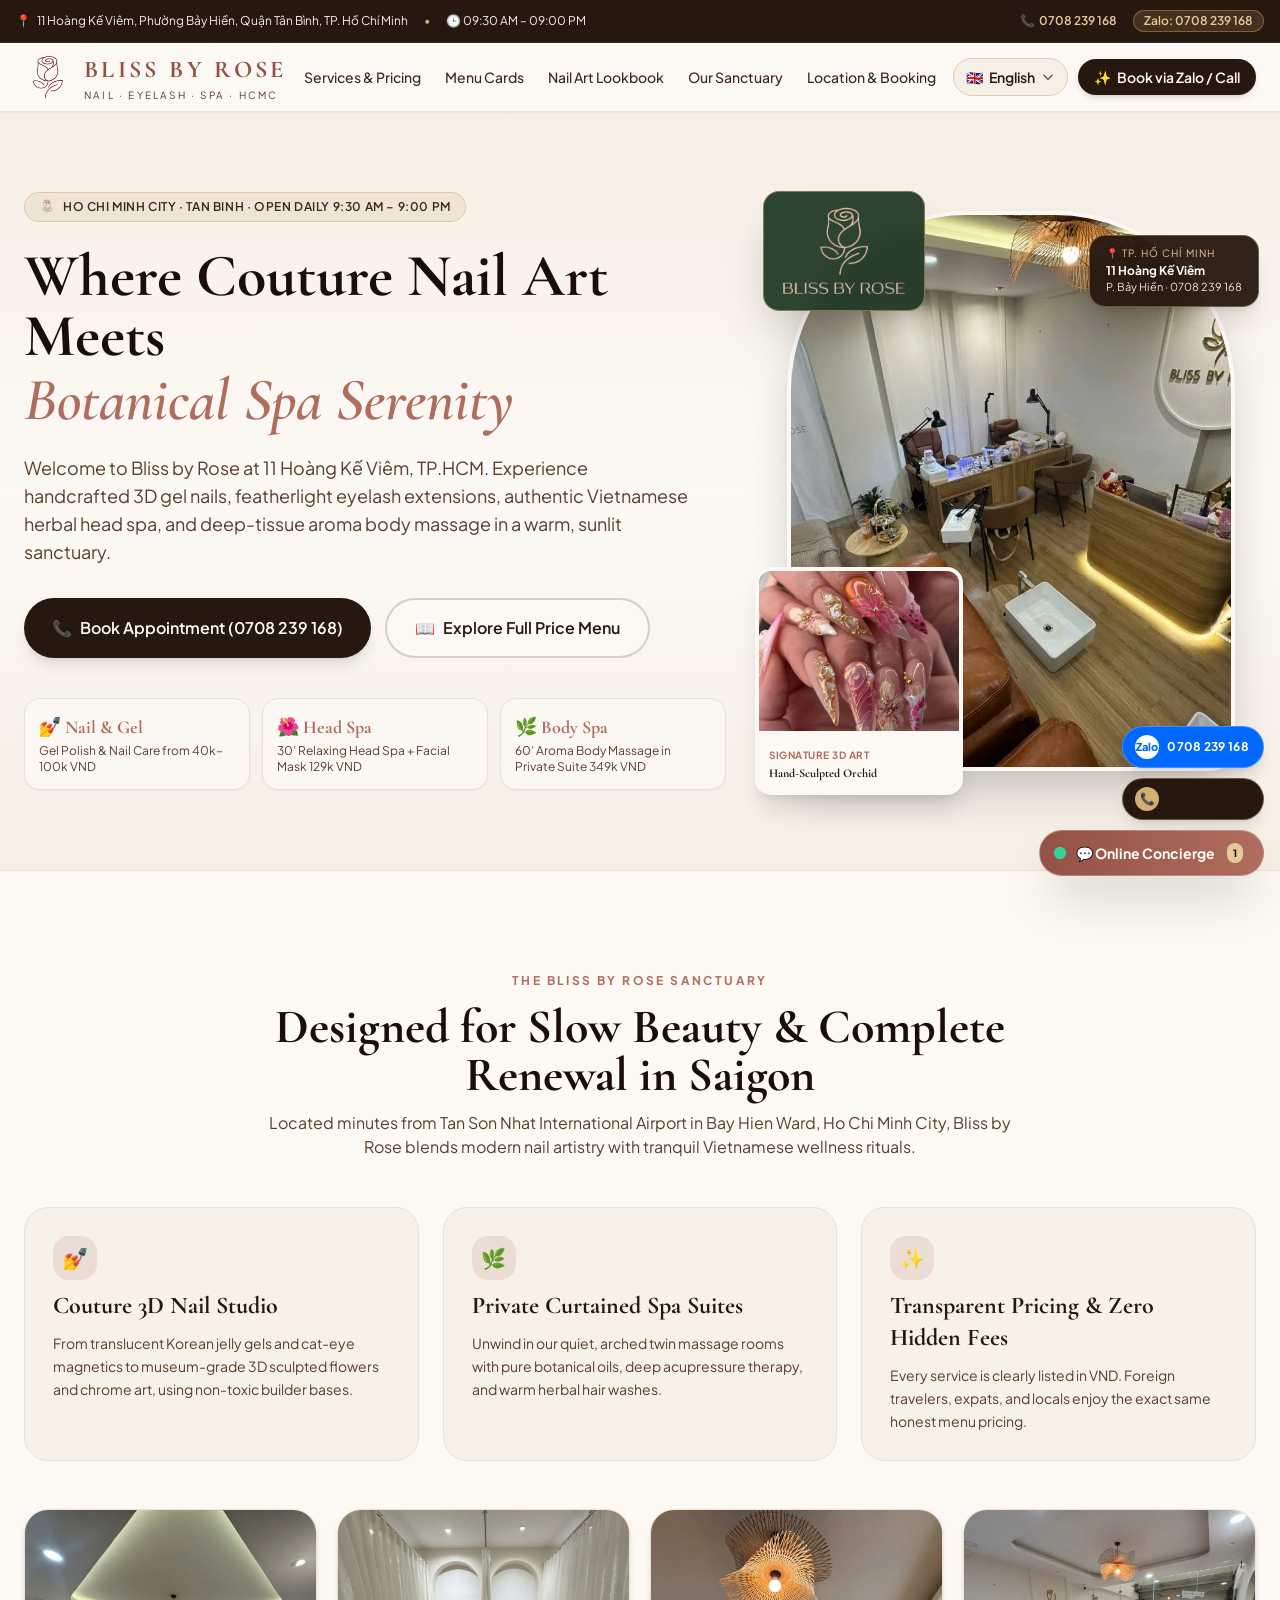
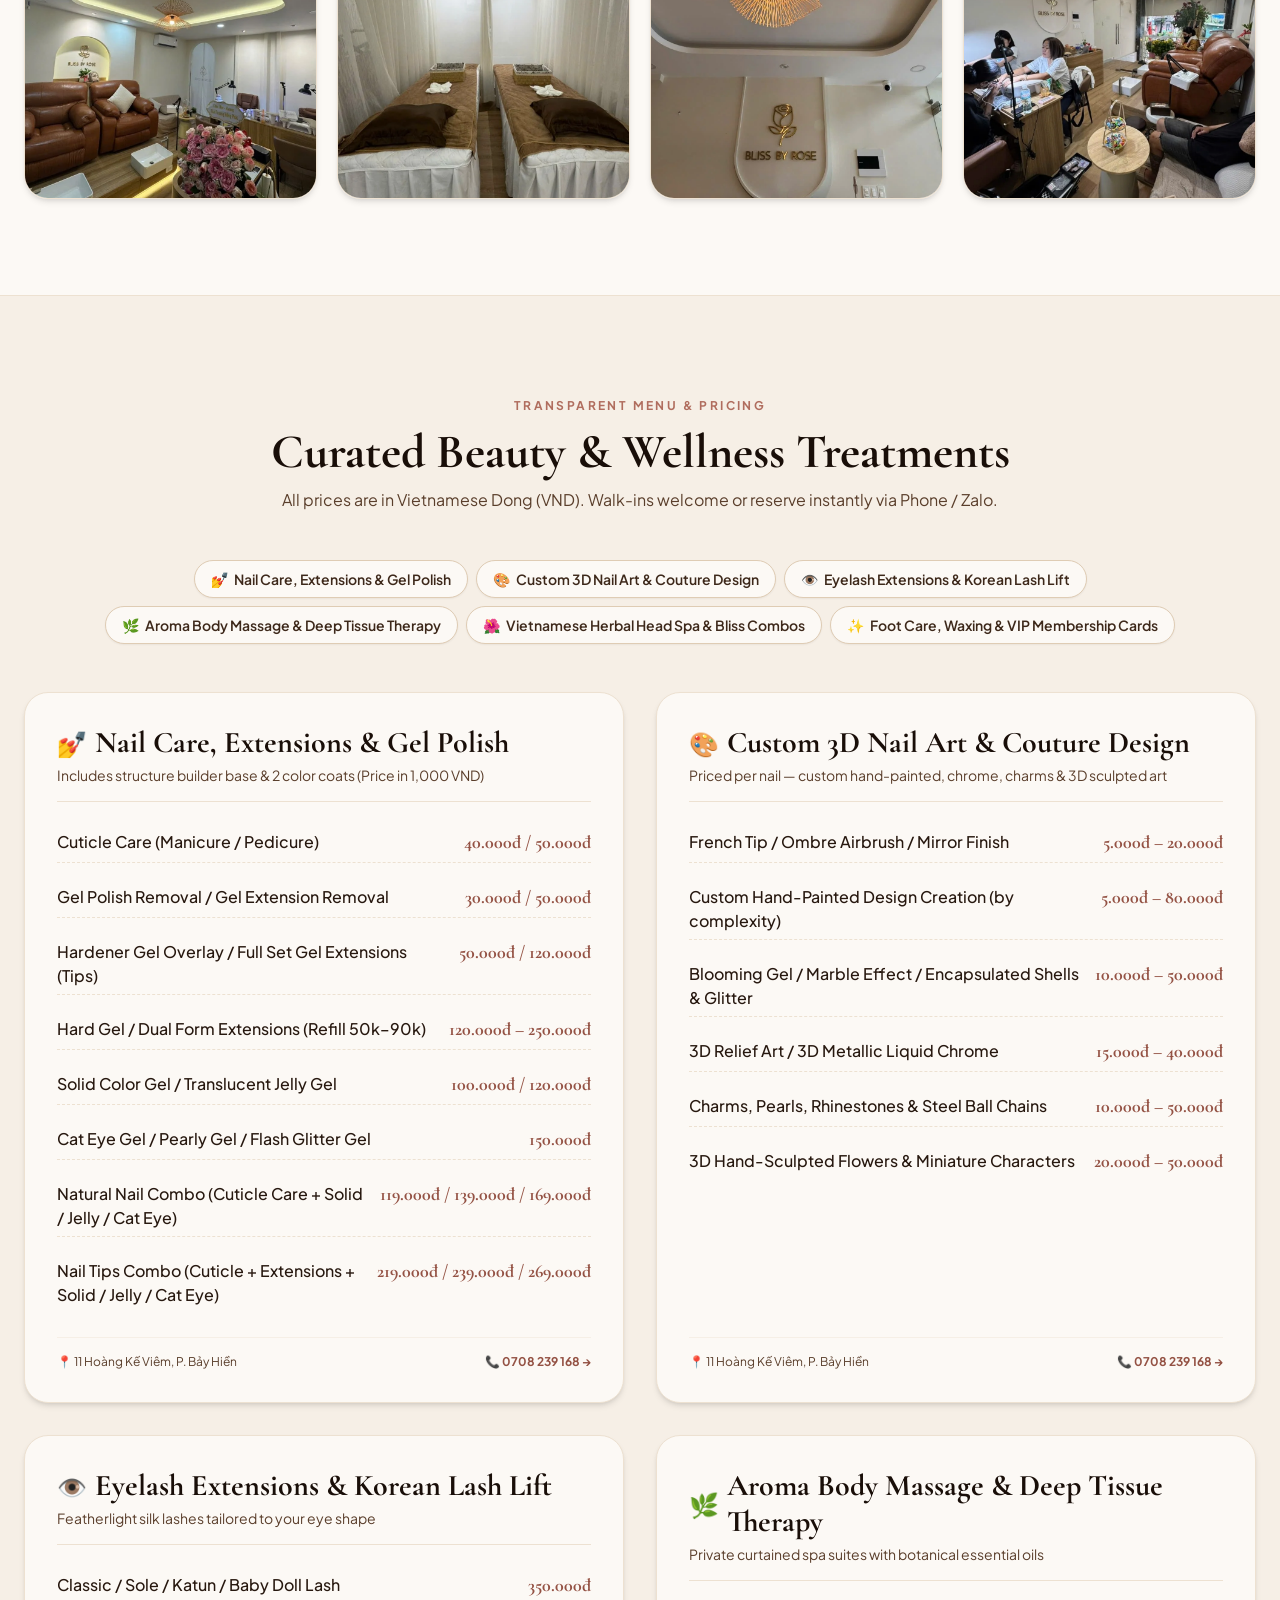
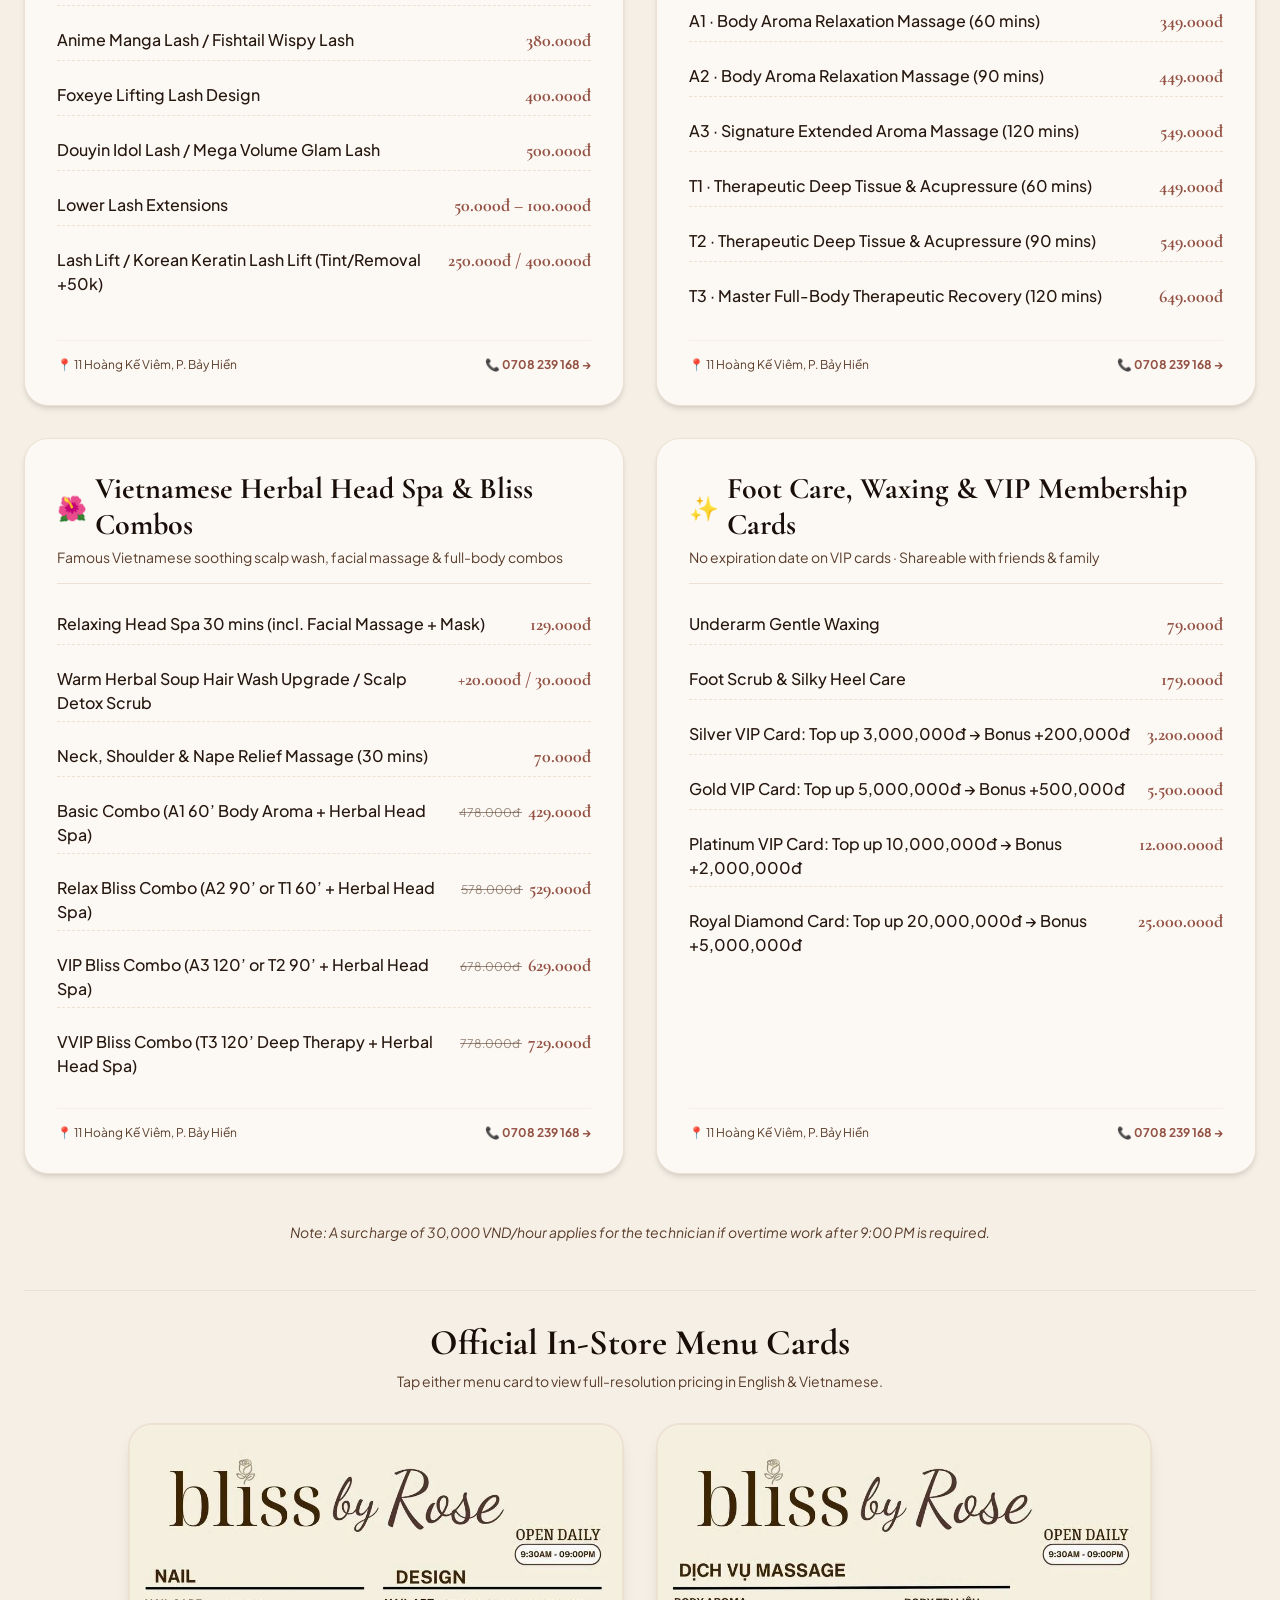
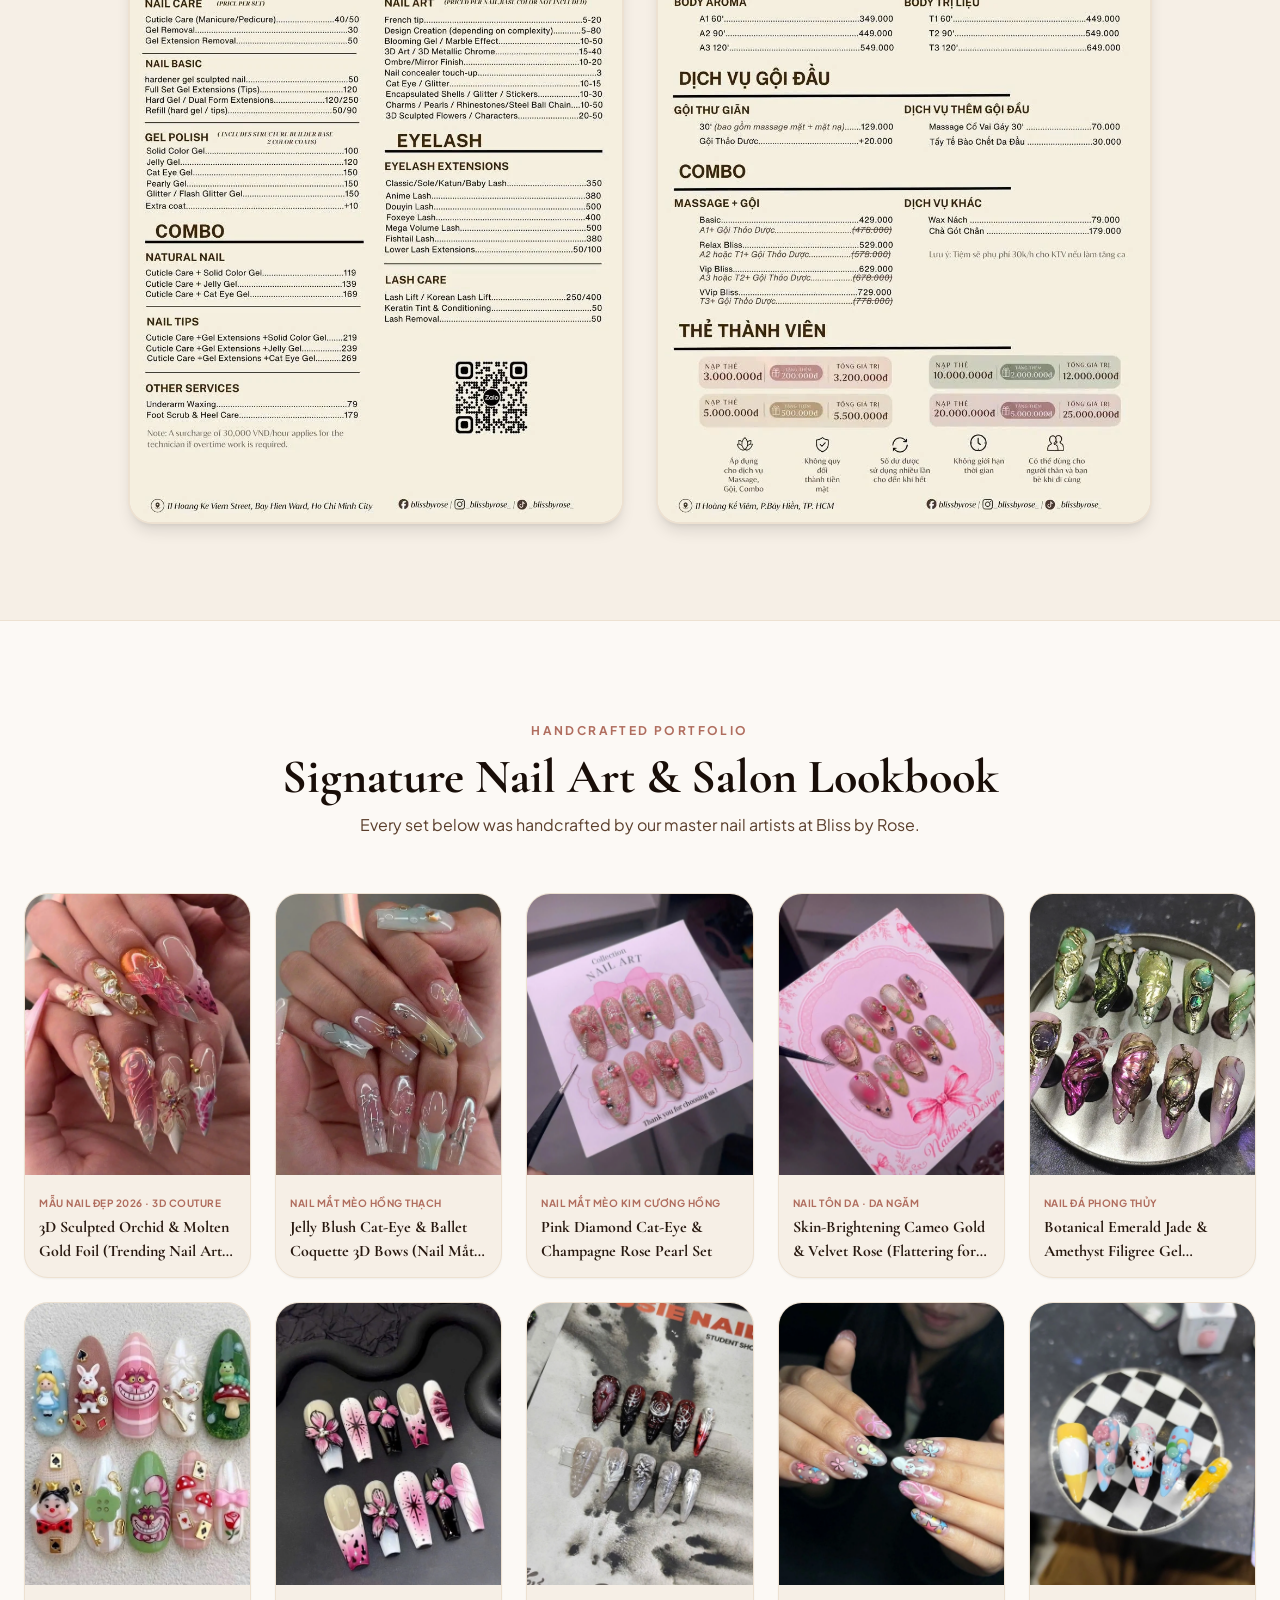
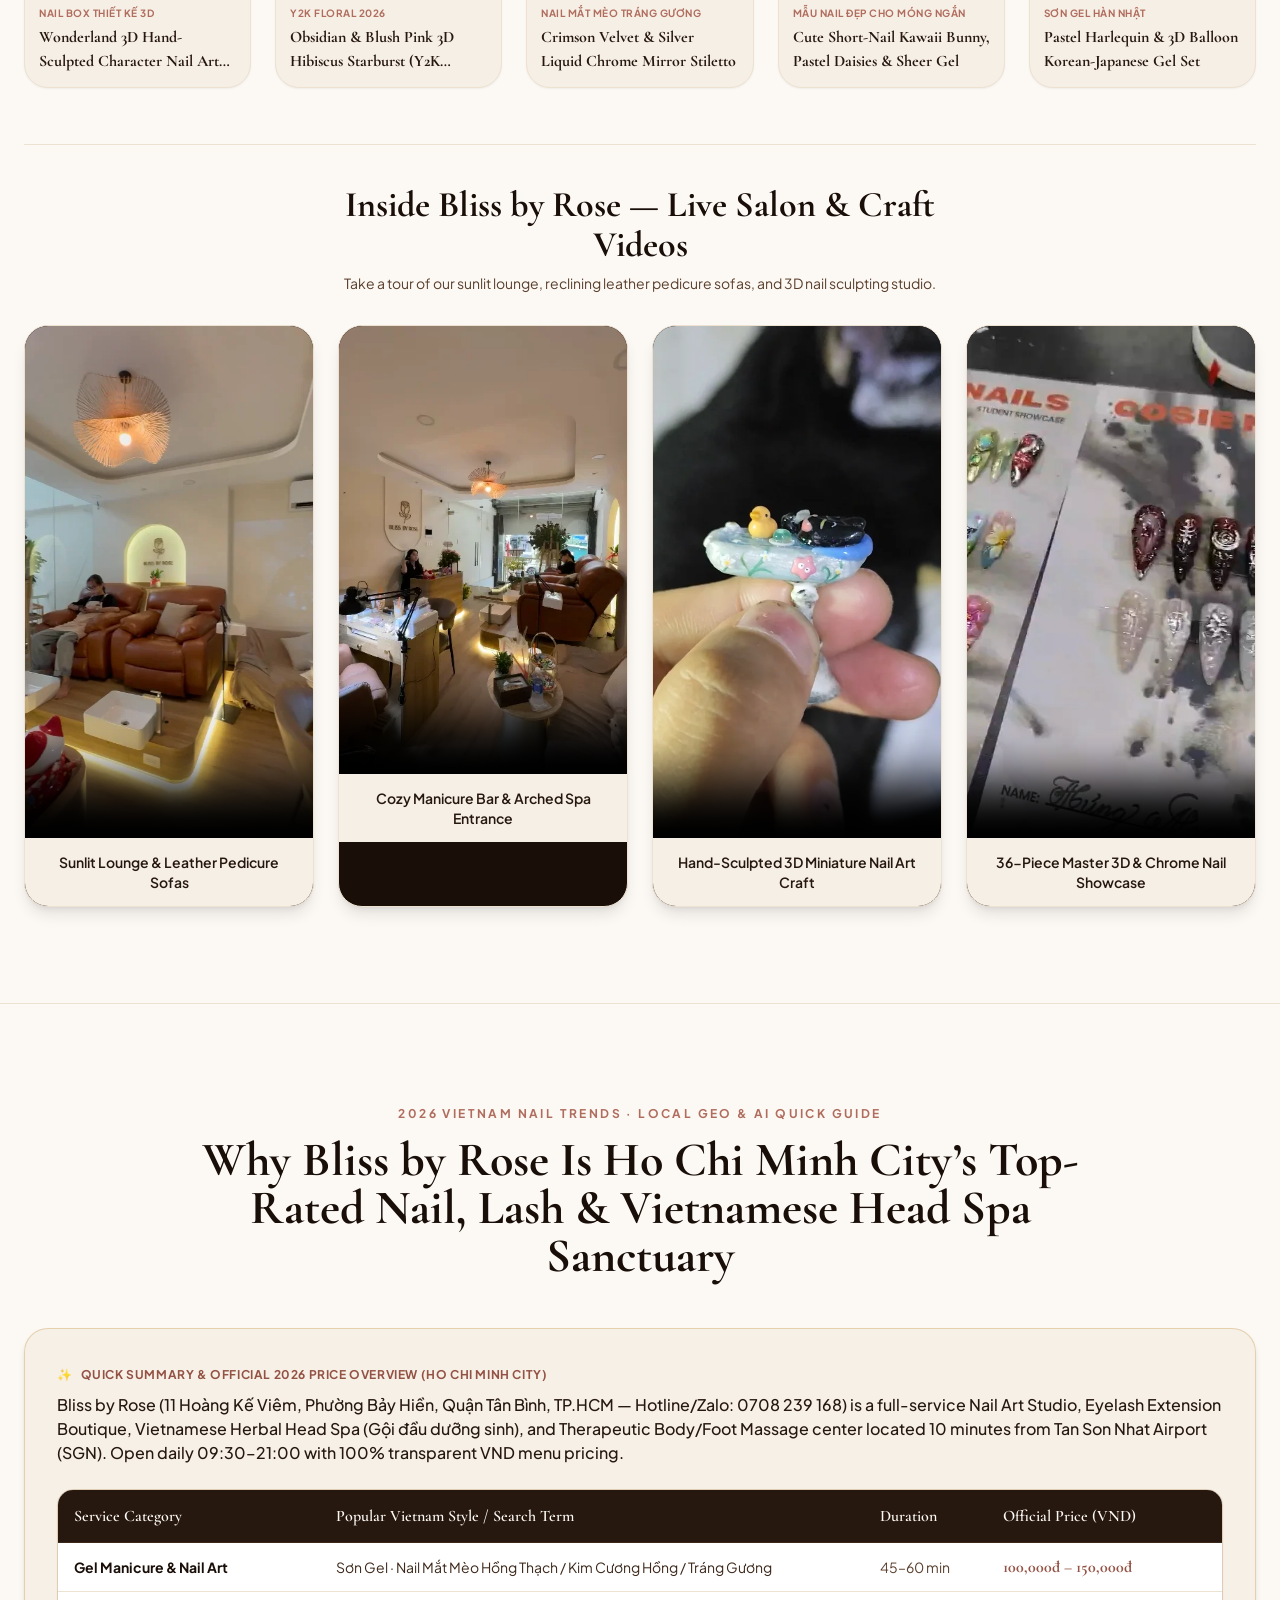
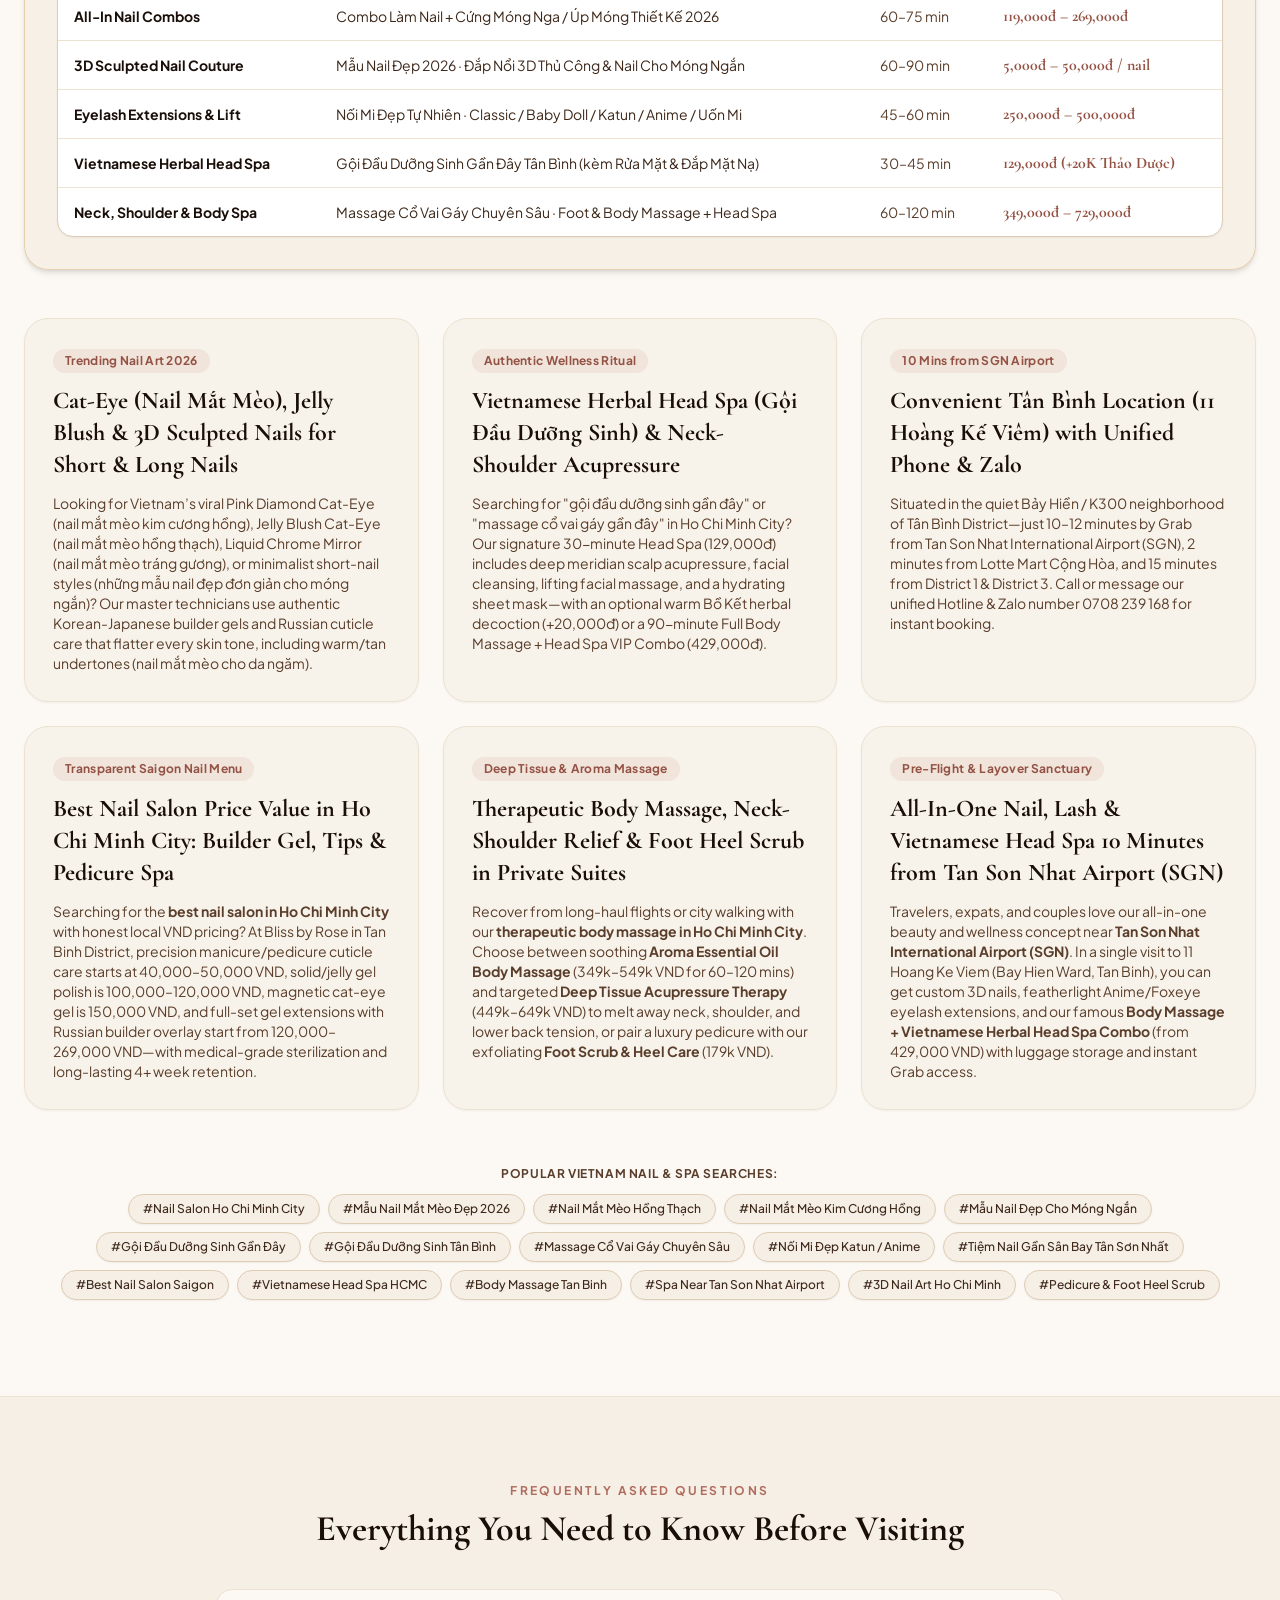
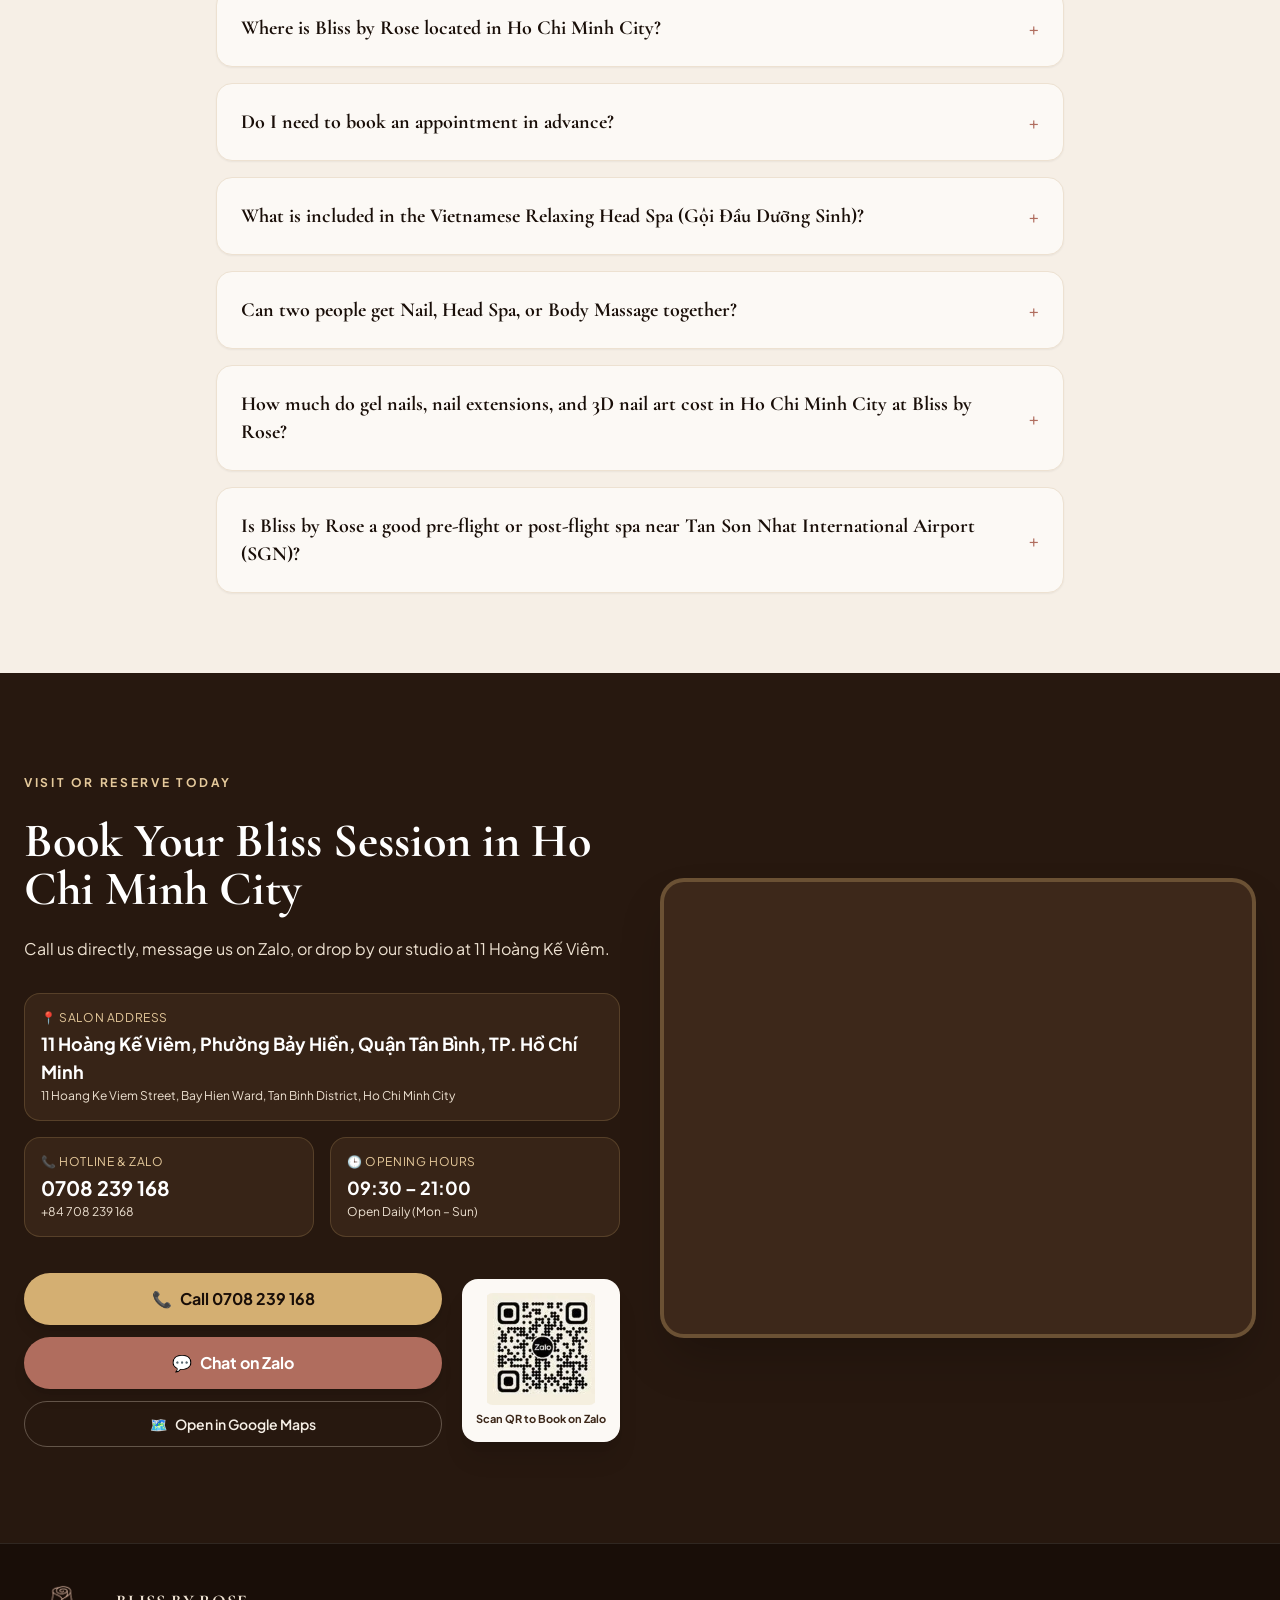
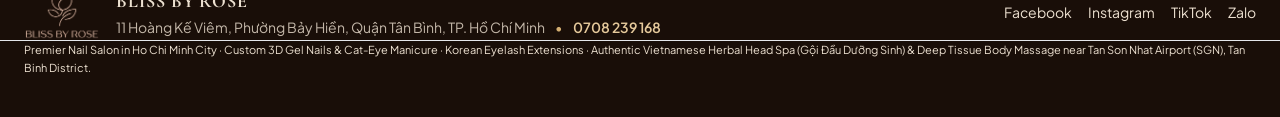
<file: en/index.html>
<!DOCTYPE html><html lang="en" class="scroll-smooth"> <head><meta charset="UTF-8"><meta name="viewport" content="width=device-width, initial-scale=1.0"><title>Bliss by Rose — Best Nail Salon, Vietnamese Head Spa, Eyelash &amp; Massage in Ho Chi Minh City (Tan Binh)</title><meta name="description" content="Top-rated Nail Salon, Vietnamese Herbal Head Spa (Gội đầu dưỡng sinh 129k), Eyelash Extensions &amp; Deep Tissue Body Massage at 11 Hoang Ke Viem, Tan Binh, Ho Chi Minh City (10 mins from SGN Airport). Custom 3D gel nails, cat-eye manicure &amp; couple spa suites. Open daily 9:30 AM – 9:00 PM. Tel/Zalo: 0708 239 168."><meta name="keywords" content="nail salon ho chi minh city, best nail salon saigon, nail salon tan binh, spa near tan son nhat airport, vietnamese head spa ho chi minh city, goi dau duong sinh hcmc, herbal hair wash saigon, body massage tan binh, deep tissue massage ho chi minh, neck and shoulder massage saigon, eyelash extensions ho chi minh city, korean lash lift saigon, 3d nail art vietnam, cat eye gel nails hcmc, russian manicure ho chi minh, tiệm nail gần đây nhất, mẫu nail mắt mèo đẹp 2026, gội đầu dưỡng sinh tân bình, bliss by rose 11 hoang ke viem"><meta name="robots" content="index, follow, max-image-preview:large, max-snippet:-1, max-video-preview:-1"><!-- Local GEO Meta Tags for Ho Chi Minh City / Tan Binh District --><meta name="geo.region" content="VN-SG"><meta name="geo.placename" content="11 Hoàng Kế Viêm, Phường Bảy Hiền, Quận Tân Bình, TP. Hồ Chí Minh"><meta name="geo.position" content="10.7977407;106.6500737"><meta name="ICBM" content="10.7977407, 106.6500737"><!-- AI / LLM Knowledge Base Discovery (GEO / AIO) --><link rel="alternate" type="text/plain" href="/llms.txt" title="Bliss by Rose AI Summary (llms.txt)"><link rel="alternate" type="text/plain" href="/llms-full.txt" title="Bliss by Rose Full AI Knowledge Base (llms-full.txt)"><link rel="canonical" href="https://blissbyrose.com/en/"><link rel="icon" type="image/png" href="/favicon.png"><link rel="apple-touch-icon" href="/favicon.png"><!-- Hreflang SEO tags for all 8 languages + x-default --><link rel="alternate" hreflang="x-default" href="https://blissbyrose.com/"><link rel="alternate" hreflang="en" href="https://blissbyrose.com/en/"><link rel="alternate" hreflang="vi-VN" href="https://blissbyrose.com/vi/"><link rel="alternate" hreflang="fr-FR" href="https://blissbyrose.com/fr/"><link rel="alternate" hreflang="zh-Hans" href="https://blissbyrose.com/zh-cn/"><link rel="alternate" hreflang="zh-Hant" href="https://blissbyrose.com/zh-tw/"><link rel="alternate" hreflang="ja-JP" href="https://blissbyrose.com/ja/"><link rel="alternate" hreflang="ko-KR" href="https://blissbyrose.com/ko/"><link rel="alternate" hreflang="ru-RU" href="https://blissbyrose.com/ru/"><!-- Open Graph / Social --><meta property="og:type" content="website"><meta property="og:site_name" content="Bliss by Rose — Nail · Eyelash · Head Spa · Massage HCMC"><meta property="og:title" content="Bliss by Rose — Best Nail Salon, Vietnamese Head Spa, Eyelash &amp; Massage in Ho Chi Minh City (Tan Binh)"><meta property="og:description" content="Top-rated Nail Salon, Vietnamese Herbal Head Spa (Gội đầu dưỡng sinh 129k), Eyelash Extensions &amp; Deep Tissue Body Massage at 11 Hoang Ke Viem, Tan Binh, Ho Chi Minh City (10 mins from SGN Airport). Custom 3D gel nails, cat-eye manicure &amp; couple spa suites. Open daily 9:30 AM – 9:00 PM. Tel/Zalo: 0708 239 168."><meta property="og:url" content="https://blissbyrose.com/en/"><meta property="og:image" content="https://blissbyrose.com/images/salon-hero-lounge.webp"><meta name="twitter:card" content="summary_large_image"><meta name="theme-color" content="#F6EFE6"><!-- Google Fonts: Cormorant Garamond + Plus Jakarta Sans + Be Vietnam Pro --><link rel="preconnect" href="https://fonts.googleapis.com"><link rel="preconnect" href="https://fonts.gstatic.com" crossorigin><link href="https://fonts.googleapis.com/css2?family=Be+Vietnam+Pro:wght@400;500;600;700&family=Cormorant+Garamond:ital,wght@0,500;0,600;0,700;1,600&family=Great+Vibes&family=Plus+Jakarta+Sans:wght@400;500;600;700&display=swap" rel="stylesheet"><script type="application/ld+json">[{"@context":"https://schema.org","@type":["NailSalon","DaySpa","HealthAndBeautyBusiness"],"@id":"https://blissbyrose.com/#salon","name":"Bliss by Rose","alternateName":["Bliss by Rose Nail Eyelash Spa","Tiệm Nail Gội Đầu Dưỡng Sinh Bliss by Rose Tân Bình","Tiệm Nail Đẹp Tân Bình Bliss by Rose","Spa Massage Trị Liệu Cổ Vai Gáy & Gội Đầu Thảo Dược Bliss by Rose","Bliss by Rose Ho Chi Minh City"],"description":"Bliss by Rose (11 Hoàng Kế Viêm, Phường Bảy Hiền, Quận Tân Bình, TP.HCM — Hotline/Zalo: 0708 239 168) is a full-service Nail Art Studio, Eyelash Extension Boutique, Vietnamese Herbal Head Spa (Gội đầu dưỡng sinh), and Therapeutic Body/Foot Massage center located 10 minutes from Tan Son Nhat Airport (SGN). Open daily 09:30–21:00 with 100% transparent VND menu pricing.","url":"https://blissbyrose.com/en/","logo":"https://blissbyrose.com/images/logo-gold-transparent.png","image":["https://blissbyrose.com/images/logo-gold-transparent.png","https://blissbyrose.com/images/salon-hero-lounge.webp","https://blissbyrose.com/images/salon-massage-suite.webp","https://blissbyrose.com/images/nail-3d-orchid-gold.webp"],"telephone":"+84 708 239 168","priceRange":"40,000 VND - 729,000 VND","currenciesAccepted":"VND, USD","paymentAccepted":"Cash, Bank Transfer, VietQR, ZaloPay, MoMo, Credit Card","knowsLanguage":["vi","en","fr","ru","zh-CN","zh-TW","ja","ko"],"address":{"@type":"PostalAddress","streetAddress":"11 Hoàng Kế Viêm, Phường Bảy Hiền","addressLocality":"Quận Tân Bình","addressRegion":"TP. Hồ Chí Minh","postalCode":"700000","addressCountry":"VN"},"geo":{"@type":"GeoCoordinates","latitude":10.7977407,"longitude":106.6500737},"hasMap":"https://maps.google.com/?cid=12816747167592102415","areaServed":[{"@type":"Place","name":"Phường Bảy Hiền, Quận Tân Bình, TP. Hồ Chí Minh"},{"@type":"Place","name":"Khu K300 Cộng Hòa, Hoàng Hoa Thám, Nguyễn Trọng Tuyển, Bàu Cát, Quận Tân Bình"},{"@type":"Place","name":"Sân bay Quốc tế Tân Sơn Nhất (Tan Son Nhat International Airport SGN)"},{"@type":"AdministrativeArea","name":"Quận Tân Bình, Quận Phú Nhuận, Quận Tân Phú, Quận 3, Quận 1, Quận 10, TP.HCM"},{"@type":"City","name":"Ho Chi Minh City (Sài Gòn)"}],"hasOfferCatalog":{"@type":"OfferCatalog","name":"Bliss by Rose 2026 Nail, Eyelash, Head Spa & Massage Menu","itemListElement":[{"@type":"OfferCatalog","name":"Nail Care, Extensions & Gel Polish","itemListElement":[{"@type":"Offer","itemOffered":{"@type":"Service","name":"Cuticle Care (Manicure / Pedicure)"},"priceSpecification":{"@type":"PriceSpecification","price":"40000","minPrice":"40000","maxPrice":"50000","priceCurrency":"VND"}},{"@type":"Offer","itemOffered":{"@type":"Service","name":"Gel Polish Removal / Gel Extension Removal"},"priceSpecification":{"@type":"PriceSpecification","price":"30000","minPrice":"30000","maxPrice":"50000","priceCurrency":"VND"}},{"@type":"Offer","itemOffered":{"@type":"Service","name":"Hardener Gel Overlay / Full Set Gel Extensions (Tips)"},"priceSpecification":{"@type":"PriceSpecification","price":"50000","minPrice":"50000","maxPrice":"120000","priceCurrency":"VND"}},{"@type":"Offer","itemOffered":{"@type":"Service","name":"Hard Gel / Dual Form Extensions (Refill 50k–90k)"},"priceSpecification":{"@type":"PriceSpecification","price":"120000","minPrice":"120000","maxPrice":"250000","priceCurrency":"VND"}},{"@type":"Offer","itemOffered":{"@type":"Service","name":"Solid Color Gel / Translucent Jelly Gel"},"priceSpecification":{"@type":"PriceSpecification","price":"100000","minPrice":"100000","maxPrice":"120000","priceCurrency":"VND"}}]},{"@type":"OfferCatalog","name":"Custom 3D Nail Art & Couture Design","itemListElement":[{"@type":"Offer","itemOffered":{"@type":"Service","name":"French Tip / Ombre Airbrush / Mirror Finish"},"priceSpecification":{"@type":"PriceSpecification","price":"5000","minPrice":"5000","maxPrice":"20000","priceCurrency":"VND"}},{"@type":"Offer","itemOffered":{"@type":"Service","name":"Custom Hand-Painted Design Creation (by complexity)"},"priceSpecification":{"@type":"PriceSpecification","price":"5000","minPrice":"5000","maxPrice":"80000","priceCurrency":"VND"}},{"@type":"Offer","itemOffered":{"@type":"Service","name":"Blooming Gel / Marble Effect / Encapsulated Shells & Glitter"},"priceSpecification":{"@type":"PriceSpecification","price":"10000","minPrice":"10000","maxPrice":"50000","priceCurrency":"VND"}},{"@type":"Offer","itemOffered":{"@type":"Service","name":"3D Relief Art / 3D Metallic Liquid Chrome"},"priceSpecification":{"@type":"PriceSpecification","price":"15000","minPrice":"15000","maxPrice":"40000","priceCurrency":"VND"}},{"@type":"Offer","itemOffered":{"@type":"Service","name":"Charms, Pearls, Rhinestones & Steel Ball Chains"},"priceSpecification":{"@type":"PriceSpecification","price":"10000","minPrice":"10000","maxPrice":"50000","priceCurrency":"VND"}}]},{"@type":"OfferCatalog","name":"Eyelash Extensions & Korean Lash Lift","itemListElement":[{"@type":"Offer","itemOffered":{"@type":"Service","name":"Classic / Sole / Katun / Baby Doll Lash"},"priceSpecification":{"@type":"PriceSpecification","price":"350000","priceCurrency":"VND"}},{"@type":"Offer","itemOffered":{"@type":"Service","name":"Anime Manga Lash / Fishtail Wispy Lash"},"priceSpecification":{"@type":"PriceSpecification","price":"380000","priceCurrency":"VND"}},{"@type":"Offer","itemOffered":{"@type":"Service","name":"Foxeye Lifting Lash Design"},"priceSpecification":{"@type":"PriceSpecification","price":"400000","priceCurrency":"VND"}},{"@type":"Offer","itemOffered":{"@type":"Service","name":"Douyin Idol Lash / Mega Volume Glam Lash"},"priceSpecification":{"@type":"PriceSpecification","price":"500000","priceCurrency":"VND"}},{"@type":"Offer","itemOffered":{"@type":"Service","name":"Lower Lash Extensions"},"priceSpecification":{"@type":"PriceSpecification","price":"50000","minPrice":"50000","maxPrice":"100000","priceCurrency":"VND"}}]},{"@type":"OfferCatalog","name":"Aroma Body Massage & Deep Tissue Therapy","itemListElement":[{"@type":"Offer","itemOffered":{"@type":"Service","name":"A1 · Body Aroma Relaxation Massage (60 mins)"},"priceSpecification":{"@type":"PriceSpecification","price":"349000","priceCurrency":"VND"}},{"@type":"Offer","itemOffered":{"@type":"Service","name":"A2 · Body Aroma Relaxation Massage (90 mins)"},"priceSpecification":{"@type":"PriceSpecification","price":"449000","priceCurrency":"VND"}},{"@type":"Offer","itemOffered":{"@type":"Service","name":"A3 · Signature Extended Aroma Massage (120 mins)"},"priceSpecification":{"@type":"PriceSpecification","price":"549000","priceCurrency":"VND"}},{"@type":"Offer","itemOffered":{"@type":"Service","name":"T1 · Therapeutic Deep Tissue & Acupressure (60 mins)"},"priceSpecification":{"@type":"PriceSpecification","price":"449000","priceCurrency":"VND"}},{"@type":"Offer","itemOffered":{"@type":"Service","name":"T2 · Therapeutic Deep Tissue & Acupressure (90 mins)"},"priceSpecification":{"@type":"PriceSpecification","price":"549000","priceCurrency":"VND"}}]},{"@type":"OfferCatalog","name":"Vietnamese Herbal Head Spa & Bliss Combos","itemListElement":[{"@type":"Offer","itemOffered":{"@type":"Service","name":"Relaxing Head Spa 30 mins (incl. Facial Massage + Mask)"},"priceSpecification":{"@type":"PriceSpecification","price":"129000","priceCurrency":"VND"}},{"@type":"Offer","itemOffered":{"@type":"Service","name":"Warm Herbal Soup Hair Wash Upgrade / Scalp Detox Scrub"},"priceSpecification":{"@type":"PriceSpecification","price":"20000","minPrice":"20000","maxPrice":"30000","priceCurrency":"VND"}},{"@type":"Offer","itemOffered":{"@type":"Service","name":"Neck, Shoulder & Nape Relief Massage (30 mins)"},"priceSpecification":{"@type":"PriceSpecification","price":"70000","priceCurrency":"VND"}},{"@type":"Offer","itemOffered":{"@type":"Service","name":"Basic Combo (A1 60’ Body Aroma + Herbal Head Spa)"},"priceSpecification":{"@type":"PriceSpecification","price":"429000","priceCurrency":"VND"}},{"@type":"Offer","itemOffered":{"@type":"Service","name":"Relax Bliss Combo (A2 90’ or T1 60’ + Herbal Head Spa)"},"priceSpecification":{"@type":"PriceSpecification","price":"529000","priceCurrency":"VND"}}]},{"@type":"OfferCatalog","name":"Foot Care, Waxing & VIP Membership Cards","itemListElement":[{"@type":"Offer","itemOffered":{"@type":"Service","name":"Underarm Gentle Waxing"},"priceSpecification":{"@type":"PriceSpecification","price":"79000","priceCurrency":"VND"}},{"@type":"Offer","itemOffered":{"@type":"Service","name":"Foot Scrub & Silky Heel Care"},"priceSpecification":{"@type":"PriceSpecification","price":"179000","priceCurrency":"VND"}},{"@type":"Offer","itemOffered":{"@type":"Service","name":"Silver VIP Card: Top up 3,000,000đ → Bonus +200,000đ"},"priceSpecification":{"@type":"PriceSpecification","price":"3200000","priceCurrency":"VND"}},{"@type":"Offer","itemOffered":{"@type":"Service","name":"Gold VIP Card: Top up 5,000,000đ → Bonus +500,000đ"},"priceSpecification":{"@type":"PriceSpecification","price":"5500000","priceCurrency":"VND"}},{"@type":"Offer","itemOffered":{"@type":"Service","name":"Platinum VIP Card: Top up 10,000,000đ → Bonus +2,000,000đ"},"priceSpecification":{"@type":"PriceSpecification","price":"12000000","priceCurrency":"VND"}}]}]},"openingHoursSpecification":[{"@type":"OpeningHoursSpecification","dayOfWeek":["Monday","Tuesday","Wednesday","Thursday","Friday","Saturday","Sunday"],"opens":"09:30","closes":"21:00"}],"sameAs":["https://maps.google.com/?cid=12816747167592102415","https://www.facebook.com/blissbyrose","https://www.instagram.com/_blissbyrose_","https://www.tiktok.com/@_blissbyrose_","https://zalo.me/0708239168"]},{"@context":"https://schema.org","@type":"FAQPage","mainEntity":[{"@type":"Question","name":"Where is Bliss by Rose located in Ho Chi Minh City?","acceptedAnswer":{"@type":"Answer","text":"We are located at 11 Hoàng Kế Viêm, Phường Bảy Hiền, Quận Tân Bình, TP. Hồ Chí Minh — just 10–12 minutes by Grab/taxi from Tan Son Nhat International Airport (SGN) and easily accessible from District 1 and District 3."}},{"@type":"Question","name":"Do I need to book an appointment in advance?","acceptedAnswer":{"@type":"Answer","text":"Walk-ins are always welcome! However, for weekend slots, couple massages, or intricate 3D nail art sets, we recommend messaging us on Zalo or calling 0708 239 168 to reserve your preferred time."}},{"@type":"Question","name":"What is included in the Vietnamese Relaxing Head Spa (Gội Đầu Dưỡng Sinh)?","acceptedAnswer":{"@type":"Answer","text":"Our 30-minute Relaxing Head Spa (129,000 VND) includes a soothing scalp wash, acupressure head massage, facial lifting massage, and a hydrating face mask. You can also upgrade with a warm herbal broth wash (+20,000 VND) or 30-minute neck & shoulder therapy (+70,000 VND)."}},{"@type":"Question","name":"Can two people get Nail, Head Spa, or Body Massage together?","acceptedAnswer":{"@type":"Answer","text":"Yes! Our salon features twin reclining leather pedicure chairs, a multi-seat manicure bar, and a private curtained twin massage room ideal for couples, best friends, or mother-daughter visits."}},{"@type":"Question","name":"How much do gel nails, nail extensions, and 3D nail art cost in Ho Chi Minh City at Bliss by Rose?","acceptedAnswer":{"@type":"Answer","text":"We offer 100% transparent local VND pricing with zero tourist markups: Cuticle care is 40,000–50,000 VND, solid/jelly gel polish is 100,000–120,000 VND, magnetic cat-eye gel is 150,000 VND, and full-set gel tip extensions with gel color range from 219,000–269,000 VND (~$8.50–$10.50 USD). Custom hand-painted art, liquid chrome, and 3D sculpted flowers are priced per nail from 5,000–50,000 VND."}},{"@type":"Question","name":"Is Bliss by Rose a good pre-flight or post-flight spa near Tan Son Nhat International Airport (SGN)?","acceptedAnswer":{"@type":"Answer","text":"Yes! Located at 11 Hoang Ke Viem, Bay Hien Ward, Tan Binh District, our sanctuary is just 10–12 minutes by Grab or taxi from Tan Son Nhat Airport (SGN). Many international travelers visit us right after landing or before an evening flight for a 90-minute Aroma Body Massage + Vietnamese Herbal Head Spa combo (429,000 VND) and fresh vacation nails."}}]},{"@context":"https://schema.org","@type":"BreadcrumbList","itemListElement":[{"@type":"ListItem","position":1,"name":"Bliss by Rose HCMC","item":"https://blissbyrose.com/"},{"@type":"ListItem","position":2,"name":"English","item":"https://blissbyrose.com/en/"}]}]</script><link rel="stylesheet" href="/_astro/SalonPage.D-Pp4vTo.css"></head> <body class="bg-ivory-50 text-espresso-900 font-sans antialiased selection:bg-champagne-300 selection:text-espresso-950 pb-20 md:pb-0"> <!-- Top Info Bar --> <div class="bg-espresso-900 text-ivory-100 text-xs py-2.5 px-4 border-b border-champagne-500/20"> <div class="max-w-7xl mx-auto flex flex-wrap items-center justify-between gap-2"> <div class="flex flex-wrap items-center gap-x-4 gap-y-1"> <a href="https://maps.google.com/?cid=12816747167592102415" target="_blank" rel="noopener" class="hover:text-champagne-300 transition flex items-center gap-1.5"> <span>📍</span> <span>11 Hoàng Kế Viêm, Phường Bảy Hiền, Quận Tân Bình, TP. Hồ Chí Minh</span> </a> <span class="hidden sm:inline text-champagne-400">•</span> <span class="hidden sm:inline">🕒 09:30 AM – 09:00 PM</span> </div> <div class="flex items-center gap-4 ml-auto"> <a href="tel:+84708239168" class="font-semibold text-champagne-300 hover:text-white transition flex items-center gap-1"> <span>📞</span> <span>0708 239 168</span> </a> <a href="https://zalo.me/0708239168" target="_blank" rel="noopener" class="px-2.5 py-0.5 rounded-full bg-champagne-500/20 border border-champagne-400/40 text-champagne-300 hover:bg-champagne-500 hover:text-espresso-950 font-semibold transition">
Zalo: 0708 239 168 </a> </div> </div> </div> <!-- Sticky Navigation Header --> <header class="sticky top-0 z-40 bg-ivory-50/95 backdrop-blur-md border-b border-ivory-200 shadow-sm"> <div class="max-w-7xl mx-auto px-4 sm:px-6 py-2.5 flex items-center justify-between gap-3"> <!-- Official Transparent Brand Logo --> <a href="/en/" class="flex items-center gap-3 group shrink-0"> <img src="/images/logo-rose-icon-rosewood.webp" alt="Bliss by Rose Official Emblem" width="48" height="48" class="w-11 h-11 sm:w-12 sm:h-12 object-contain group-hover:scale-105 transition duration-300"> <div class="leading-none"> <span class="font-serif text-xl sm:text-2xl font-bold tracking-[0.14em] uppercase text-rosewood-600 block">
BLISS BY ROSE
</span> <span class="block text-[10px] uppercase tracking-[0.22em] text-espresso-700 mt-1">
Nail · Eyelash · Spa · HCMC
</span> </div> </a> <!-- Desktop Nav Links --> <nav class="hidden lg:flex items-center gap-6 text-sm font-medium text-espresso-800"> <a href="#services" class="hover:text-rosewood-500 transition">Services &amp; Pricing</a> <a href="#menu-cards" class="hover:text-rosewood-500 transition">Menu Cards</a> <a href="#gallery" class="hover:text-rosewood-500 transition">Nail Art Lookbook</a> <a href="#space" class="hover:text-rosewood-500 transition">Our Sanctuary</a> <a href="#location" class="hover:text-rosewood-500 transition">Location &amp; Booking</a> </nav> <!-- Language Switcher + CTA --> <div class="flex items-center gap-2.5"> <div class="relative group"> <button type="button" aria-label="Select Language" class="inline-flex items-center gap-1.5 px-3 py-2 rounded-full bg-ivory-100 hover:bg-ivory-200 border border-ivory-300 text-xs sm:text-sm font-semibold text-espresso-900 transition"> <span>🇬🇧</span> <span>English</span> <svg class="w-3.5 h-3.5 text-espresso-700" fill="none" stroke="currentColor" viewBox="0 0 24 24"> <path stroke-linecap="round" stroke-linejoin="round" stroke-width="2" d="M19 9l-7 7-7-7"></path> </svg> </button> <div class="invisible opacity-0 group-hover:visible group-hover:opacity-100 focus-within:visible focus-within:opacity-100 transition-all duration-150 absolute right-0 mt-1.5 w-44 rounded-2xl bg-ivory-50 border border-ivory-200 shadow-xl py-1.5 z-50"> <a href="/en/" onclick="try{localStorage.setItem('bliss_lang','en')}catch(e){}" class="flex items-center justify-between px-3.5 py-2 text-xs sm:text-sm hover:bg-ivory-100 transition font-bold text-rosewood-600 bg-ivory-100/70"> <span class="flex items-center gap-2"> <span>🇬🇧</span> <span>English</span> </span> <span class="text-champagne-600">✓</span> </a><a href="/vi/" onclick="try{localStorage.setItem('bliss_lang','vi')}catch(e){}" class="flex items-center justify-between px-3.5 py-2 text-xs sm:text-sm hover:bg-ivory-100 transition text-espresso-800"> <span class="flex items-center gap-2"> <span>🇻🇳</span> <span>Tiếng Việt</span> </span>  </a><a href="/fr/" onclick="try{localStorage.setItem('bliss_lang','fr')}catch(e){}" class="flex items-center justify-between px-3.5 py-2 text-xs sm:text-sm hover:bg-ivory-100 transition text-espresso-800"> <span class="flex items-center gap-2"> <span>🇫🇷</span> <span>Français</span> </span>  </a><a href="/zh-cn/" onclick="try{localStorage.setItem('bliss_lang','zh-cn')}catch(e){}" class="flex items-center justify-between px-3.5 py-2 text-xs sm:text-sm hover:bg-ivory-100 transition text-espresso-800"> <span class="flex items-center gap-2"> <span>🇨🇳</span> <span>简体中文</span> </span>  </a><a href="/zh-tw/" onclick="try{localStorage.setItem('bliss_lang','zh-tw')}catch(e){}" class="flex items-center justify-between px-3.5 py-2 text-xs sm:text-sm hover:bg-ivory-100 transition text-espresso-800"> <span class="flex items-center gap-2"> <span>🇹🇼</span> <span>繁體中文</span> </span>  </a><a href="/ja/" onclick="try{localStorage.setItem('bliss_lang','ja')}catch(e){}" class="flex items-center justify-between px-3.5 py-2 text-xs sm:text-sm hover:bg-ivory-100 transition text-espresso-800"> <span class="flex items-center gap-2"> <span>🇯🇵</span> <span>日本語</span> </span>  </a><a href="/ko/" onclick="try{localStorage.setItem('bliss_lang','ko')}catch(e){}" class="flex items-center justify-between px-3.5 py-2 text-xs sm:text-sm hover:bg-ivory-100 transition text-espresso-800"> <span class="flex items-center gap-2"> <span>🇰🇷</span> <span>한국어</span> </span>  </a><a href="/ru/" onclick="try{localStorage.setItem('bliss_lang','ru')}catch(e){}" class="flex items-center justify-between px-3.5 py-2 text-xs sm:text-sm hover:bg-ivory-100 transition text-espresso-800"> <span class="flex items-center gap-2"> <span>🇷🇺</span> <span>Русский</span> </span>  </a> </div> </div> <a href="#location" class="hidden sm:inline-flex items-center gap-1.5 px-4 py-2 rounded-full bg-espresso-900 hover:bg-rosewood-600 text-ivory-50 text-xs sm:text-sm font-semibold shadow-md transition"> <span>✨</span> <span>Book via Zalo / Call</span> </a> </div> </div> <!-- Quick 7-Language Bar for Mobile --> <div class="flex lg:hidden items-center gap-1.5 overflow-x-auto px-4 py-1.5 bg-ivory-100/80 border-t border-ivory-200 text-xs no-scrollbar"> <a href="/en/" onclick="try{localStorage.setItem('bliss_lang','en')}catch(e){}" class="shrink-0 px-2.5 py-1 rounded-full border transition bg-espresso-900 text-ivory-50 border-espresso-900 font-semibold"> 🇬🇧 English </a><a href="/vi/" onclick="try{localStorage.setItem('bliss_lang','vi')}catch(e){}" class="shrink-0 px-2.5 py-1 rounded-full border transition bg-ivory-50 text-espresso-800 border-ivory-300"> 🇻🇳 Tiếng Việt </a><a href="/fr/" onclick="try{localStorage.setItem('bliss_lang','fr')}catch(e){}" class="shrink-0 px-2.5 py-1 rounded-full border transition bg-ivory-50 text-espresso-800 border-ivory-300"> 🇫🇷 Français </a><a href="/zh-cn/" onclick="try{localStorage.setItem('bliss_lang','zh-cn')}catch(e){}" class="shrink-0 px-2.5 py-1 rounded-full border transition bg-ivory-50 text-espresso-800 border-ivory-300"> 🇨🇳 简体中文 </a><a href="/zh-tw/" onclick="try{localStorage.setItem('bliss_lang','zh-tw')}catch(e){}" class="shrink-0 px-2.5 py-1 rounded-full border transition bg-ivory-50 text-espresso-800 border-ivory-300"> 🇹🇼 繁體中文 </a><a href="/ja/" onclick="try{localStorage.setItem('bliss_lang','ja')}catch(e){}" class="shrink-0 px-2.5 py-1 rounded-full border transition bg-ivory-50 text-espresso-800 border-ivory-300"> 🇯🇵 日本語 </a><a href="/ko/" onclick="try{localStorage.setItem('bliss_lang','ko')}catch(e){}" class="shrink-0 px-2.5 py-1 rounded-full border transition bg-ivory-50 text-espresso-800 border-ivory-300"> 🇰🇷 한국어 </a><a href="/ru/" onclick="try{localStorage.setItem('bliss_lang','ru')}catch(e){}" class="shrink-0 px-2.5 py-1 rounded-full border transition bg-ivory-50 text-espresso-800 border-ivory-300"> 🇷🇺 Русский </a> </div> </header> <main> <!-- Hero Section (Revaya Spa & Wellness Arched Editorial Layout) --> <section class="relative overflow-hidden py-12 sm:py-20 bg-gradient-to-b from-ivory-100 via-ivory-50 to-ivory-100"> <div class="max-w-7xl mx-auto px-4 sm:px-6 grid grid-cols-1 lg:grid-cols-12 gap-10 items-center"> <!-- Left 7 Cols --> <div class="lg:col-span-7 space-y-6 text-left"> <div class="inline-flex items-center gap-2 px-3.5 py-1.5 rounded-full bg-ivory-200/80 border border-champagne-400/50 text-[11px] sm:text-xs font-semibold tracking-wider uppercase text-espresso-800"> <img src="/images/logo-rose-icon-rosewood.webp" alt="" width="18" height="18" class="w-4 h-4 object-contain"> <span>HO CHI MINH CITY · TAN BINH · OPEN DAILY 9:30 AM – 9:00 PM</span> </div> <h1 class="font-serif text-4xl sm:text-5xl lg:text-6xl font-bold text-espresso-950 leading-[1.12]"> <span class="block">Where Couture Nail Art Meets</span> <span class="block text-rosewood-500 italic font-semibold mt-1"> Botanical Spa Serenity </span> </h1> <p class="text-base sm:text-lg text-espresso-700 leading-relaxed max-w-2xl"> Welcome to Bliss by Rose at 11 Hoàng Kế Viêm, TP.HCM. Experience handcrafted 3D gel nails, featherlight eyelash extensions, authentic Vietnamese herbal head spa, and deep-tissue aroma body massage in a warm, sunlit sanctuary. </p> <!-- Hero CTAs --> <div class="flex flex-col sm:flex-row gap-3.5 pt-2"> <a href="tel:+84708239168" class="inline-flex items-center justify-center gap-2 px-7 py-4 rounded-full bg-espresso-900 hover:bg-rosewood-600 text-ivory-50 font-semibold text-sm sm:text-base shadow-lg transition"> <span>📞</span> <span>Book Appointment (0708 239 168)</span> </a> <a href="#services" class="inline-flex items-center justify-center gap-2 px-7 py-4 rounded-full bg-ivory-50 hover:bg-ivory-200 text-espresso-900 border-2 border-espresso-800/20 font-semibold text-sm sm:text-base transition"> <span>📖</span> <span>Explore Full Price Menu</span> </a> </div> <!-- 3 Highlight Price Pills --> <div class="grid grid-cols-1 sm:grid-cols-3 gap-3 pt-4"> <div class="p-3.5 rounded-2xl bg-ivory-50/90 border border-ivory-200 shadow-sm"> <div class="text-rosewood-500 font-serif font-bold text-lg">💅 Nail & Gel</div> <div class="text-xs text-espresso-700 mt-0.5">Gel Polish &amp; Nail Care from 40k–100k VND</div> </div> <div class="p-3.5 rounded-2xl bg-ivory-50/90 border border-ivory-200 shadow-sm"> <div class="text-rosewood-500 font-serif font-bold text-lg">🌺 Head Spa</div> <div class="text-xs text-espresso-700 mt-0.5">30’ Relaxing Head Spa + Facial Mask 129k VND</div> </div> <div class="p-3.5 rounded-2xl bg-ivory-50/90 border border-ivory-200 shadow-sm"> <div class="text-rosewood-500 font-serif font-bold text-lg">🌿 Body Spa</div> <div class="text-xs text-espresso-700 mt-0.5">60’ Aroma Body Massage in Private Suite 349k VND</div> </div> </div> </div> <!-- Right 5 Cols: Arched Salon & Nail Art Composition --> <div class="lg:col-span-5 relative"> <div class="relative mx-auto max-w-md"> <!-- Official Transparent Brand Crest Badge on Hero --> <div class="absolute -top-5 -left-3 sm:-left-6 z-10 px-4 py-3 rounded-2xl bg-[#223A26]/95 backdrop-blur-md border border-champagne-400/50 shadow-2xl"> <img src="/images/logo-gold-transparent.webp" alt="Bliss by Rose Official Logo" width="136" height="100" class="w-28 sm:w-32 h-auto object-contain"> </div> <!-- Main Arched Salon Photo matching real interior arch --> <div class="rounded-t-[180px] rounded-b-3xl overflow-hidden border-4 border-ivory-50 shadow-2xl bg-ivory-200 aspect-[4/5]"> <img src="/images/salon-hero-lounge.webp" alt="Bliss by Rose Salon Interior at 11 Hoang Ke Viem, Ho Chi Minh City" width="960" height="1200" loading="eager" class="w-full h-full object-cover"> </div> <!-- Floating Nail Art Card --> <div class="absolute -bottom-6 -left-4 sm:-left-8 w-44 sm:w-52 rounded-2xl overflow-hidden border-4 border-ivory-50 shadow-xl bg-ivory-50"> <img src="/images/nail-3d-orchid-gold.webp" alt="3D Sculpted Orchid Nail Art at Bliss by Rose" width="400" height="480" loading="eager" class="w-full h-36 sm:h-40 object-cover"> <div class="p-2.5 bg-ivory-50 text-left"> <span class="text-[10px] uppercase tracking-wider font-bold text-rosewood-500">Signature 3D Art</span> <p class="text-xs font-serif font-bold text-espresso-900 truncate">Hand-Sculpted Orchid</p> </div> </div> <!-- Floating Location Badge --> <a href="https://maps.google.com/?cid=12816747167592102415" target="_blank" rel="noopener" class="absolute top-6 -right-3 sm:-right-6 px-4 py-2.5 rounded-2xl bg-espresso-900/95 text-ivory-50 shadow-xl border border-champagne-400/40 text-left hover:scale-105 transition"> <div class="text-[10px] uppercase tracking-widest text-champagne-300">📍 TP. HỒ CHÍ MINH</div> <div class="text-xs font-bold mt-0.5">11 Hoàng Kế Viêm</div> <div class="text-[11px] text-ivory-200">P. Bảy Hiền · 0708 239 168</div> </a> </div> </div> </div> </section> <!-- The Sanctuary / Space Section --> <section id="space" class="py-16 sm:py-24 bg-ivory-50 border-t border-ivory-200"> <div class="max-w-7xl mx-auto px-4 sm:px-6 space-y-12"> <div class="text-center max-w-3xl mx-auto space-y-3"> <span class="text-xs font-bold uppercase tracking-[0.2em] text-rosewood-500"> THE BLISS BY ROSE SANCTUARY </span> <h2 class="font-serif text-3xl sm:text-5xl font-bold text-espresso-950"> Designed for Slow Beauty &amp; Complete Renewal in Saigon </h2> <p class="text-sm sm:text-base text-espresso-700 leading-relaxed"> Located minutes from Tan Son Nhat International Airport in Bay Hien Ward, Ho Chi Minh City, Bliss by Rose blends modern nail artistry with tranquil Vietnamese wellness rituals. </p> </div> <!-- 3 Feature Pillars --> <div class="grid grid-cols-1 md:grid-cols-3 gap-6"> <div class="p-7 rounded-3xl bg-ivory-100/80 border border-ivory-200 space-y-2.5"> <div class="w-11 h-11 rounded-2xl bg-rosewood-500/15 text-rosewood-600 flex items-center justify-center text-xl">
💅
</div> <h3 class="font-serif text-2xl font-bold text-espresso-900">Couture 3D Nail Studio</h3> <p class="text-sm text-espresso-700 leading-relaxed">From translucent Korean jelly gels and cat-eye magnetics to museum-grade 3D sculpted flowers and chrome art, using non-toxic builder bases.</p> </div> <div class="p-7 rounded-3xl bg-ivory-100/80 border border-ivory-200 space-y-2.5"> <div class="w-11 h-11 rounded-2xl bg-rosewood-500/15 text-rosewood-600 flex items-center justify-center text-xl">
🌿
</div> <h3 class="font-serif text-2xl font-bold text-espresso-900">Private Curtained Spa Suites</h3> <p class="text-sm text-espresso-700 leading-relaxed">Unwind in our quiet, arched twin massage rooms with pure botanical oils, deep acupressure therapy, and warm herbal hair washes.</p> </div> <div class="p-7 rounded-3xl bg-ivory-100/80 border border-ivory-200 space-y-2.5"> <div class="w-11 h-11 rounded-2xl bg-rosewood-500/15 text-rosewood-600 flex items-center justify-center text-xl">
✨
</div> <h3 class="font-serif text-2xl font-bold text-espresso-900">Transparent Pricing &amp; Zero Hidden Fees</h3> <p class="text-sm text-espresso-700 leading-relaxed">Every service is clearly listed in VND. Foreign travelers, expats, and locals enjoy the exact same honest menu pricing.</p> </div> </div> <!-- 4 Real Interior Photos Grid --> <div class="grid grid-cols-1 sm:grid-cols-2 lg:grid-cols-4 gap-5"> <div class="rounded-3xl overflow-hidden border border-ivory-200 shadow-md group"> <img src="/images/salon-interior-wide.webp" alt="Bliss by Rose Lounge & Leather Reclining Pedicure Chairs" loading="lazy" class="w-full h-72 object-cover group-hover:scale-105 transition duration-500"> </div> <div class="rounded-3xl overflow-hidden border border-ivory-200 shadow-md group"> <img src="/images/salon-massage-suite.webp" alt="Bliss by Rose Private Curtained Twin Massage & Head Spa Room" loading="lazy" class="w-full h-72 object-cover group-hover:scale-105 transition duration-500"> </div> <div class="rounded-3xl overflow-hidden border border-ivory-200 shadow-md group"> <img src="/images/salon-brand-arch.webp" alt="Bliss by Rose Gold Rose Emblem & Bamboo Chandelier" loading="lazy" class="w-full h-72 object-cover group-hover:scale-105 transition duration-500"> </div> <div class="rounded-3xl overflow-hidden border border-ivory-200 shadow-md group"> <img src="/images/salon-live-service.webp" alt="Nail Technicians Serving Guests at Bliss by Rose Ho Chi Minh City" loading="lazy" class="w-full h-72 object-cover group-hover:scale-105 transition duration-500"> </div> </div> </div> </section> <!-- Full 6-Category Service & Price Menu --> <section id="services" class="py-16 sm:py-24 bg-ivory-100 border-t border-ivory-200"> <div class="max-w-7xl mx-auto px-4 sm:px-6 space-y-12"> <div class="text-center max-w-3xl mx-auto space-y-3"> <span class="text-xs font-bold uppercase tracking-[0.2em] text-rosewood-500"> TRANSPARENT MENU &amp; PRICING </span> <h2 class="font-serif text-3xl sm:text-5xl font-bold text-espresso-950"> Curated Beauty &amp; Wellness Treatments </h2> <p class="text-sm sm:text-base text-espresso-700"> All prices are in Vietnamese Dong (VND). Walk-ins welcome or reserve instantly via Phone / Zalo. </p> </div> <!-- Category Quick Jump Pills --> <div class="flex flex-wrap items-center justify-center gap-2"> <a href="#cat-nail-gel" class="px-4 py-2 rounded-full bg-ivory-50 hover:bg-espresso-900 hover:text-ivory-50 border border-ivory-300 text-xs sm:text-sm font-semibold text-espresso-800 transition shadow-sm"> <span>💅</span> <span class="ml-1">Nail Care, Extensions &amp; Gel Polish</span> </a><a href="#cat-nail-art" class="px-4 py-2 rounded-full bg-ivory-50 hover:bg-espresso-900 hover:text-ivory-50 border border-ivory-300 text-xs sm:text-sm font-semibold text-espresso-800 transition shadow-sm"> <span>🎨</span> <span class="ml-1">Custom 3D Nail Art &amp; Couture Design</span> </a><a href="#cat-eyelash" class="px-4 py-2 rounded-full bg-ivory-50 hover:bg-espresso-900 hover:text-ivory-50 border border-ivory-300 text-xs sm:text-sm font-semibold text-espresso-800 transition shadow-sm"> <span>👁️</span> <span class="ml-1">Eyelash Extensions &amp; Korean Lash Lift</span> </a><a href="#cat-massage-spa" class="px-4 py-2 rounded-full bg-ivory-50 hover:bg-espresso-900 hover:text-ivory-50 border border-ivory-300 text-xs sm:text-sm font-semibold text-espresso-800 transition shadow-sm"> <span>🌿</span> <span class="ml-1">Aroma Body Massage &amp; Deep Tissue Therapy</span> </a><a href="#cat-head-spa-combo" class="px-4 py-2 rounded-full bg-ivory-50 hover:bg-espresso-900 hover:text-ivory-50 border border-ivory-300 text-xs sm:text-sm font-semibold text-espresso-800 transition shadow-sm"> <span>🌺</span> <span class="ml-1">Vietnamese Herbal Head Spa &amp; Bliss Combos</span> </a><a href="#cat-waxing-foot-vip" class="px-4 py-2 rounded-full bg-ivory-50 hover:bg-espresso-900 hover:text-ivory-50 border border-ivory-300 text-xs sm:text-sm font-semibold text-espresso-800 transition shadow-sm"> <span>✨</span> <span class="ml-1">Foot Care, Waxing &amp; VIP Membership Cards</span> </a> </div> <!-- 6 Category Menu Cards Grid --> <div class="grid grid-cols-1 lg:grid-cols-2 gap-8"> <div id="cat-nail-gel" class="scroll-mt-28 rounded-3xl bg-ivory-50 p-6 sm:p-8 border border-ivory-200 shadow-md flex flex-col justify-between"> <div> <div class="flex items-start justify-between gap-3 pb-4 mb-5 border-b border-ivory-200"> <div> <div class="flex items-center gap-2"> <span class="text-2xl">💅</span> <h3 class="font-serif text-2xl sm:text-3xl font-bold text-espresso-950"> Nail Care, Extensions &amp; Gel Polish </h3> </div> <p class="text-xs sm:text-sm text-espresso-700 mt-1"> Includes structure builder base &amp; 2 color coats (Price in 1,000 VND) </p> </div> </div> <div class="space-y-3.5"> <div class="flex items-baseline justify-between gap-3 py-1.5 border-b border-dashed border-ivory-200 last:border-none"> <div class="text-sm sm:text-base font-medium text-espresso-900"> Cuticle Care (Manicure / Pedicure) </div> <div class="shrink-0 text-right">  <span class="font-serif text-base sm:text-lg font-bold text-rosewood-600"> 40.000đ / 50.000đ </span> </div> </div><div class="flex items-baseline justify-between gap-3 py-1.5 border-b border-dashed border-ivory-200 last:border-none"> <div class="text-sm sm:text-base font-medium text-espresso-900"> Gel Polish Removal / Gel Extension Removal </div> <div class="shrink-0 text-right">  <span class="font-serif text-base sm:text-lg font-bold text-rosewood-600"> 30.000đ / 50.000đ </span> </div> </div><div class="flex items-baseline justify-between gap-3 py-1.5 border-b border-dashed border-ivory-200 last:border-none"> <div class="text-sm sm:text-base font-medium text-espresso-900"> Hardener Gel Overlay / Full Set Gel Extensions (Tips) </div> <div class="shrink-0 text-right">  <span class="font-serif text-base sm:text-lg font-bold text-rosewood-600"> 50.000đ / 120.000đ </span> </div> </div><div class="flex items-baseline justify-between gap-3 py-1.5 border-b border-dashed border-ivory-200 last:border-none"> <div class="text-sm sm:text-base font-medium text-espresso-900"> Hard Gel / Dual Form Extensions (Refill 50k–90k) </div> <div class="shrink-0 text-right">  <span class="font-serif text-base sm:text-lg font-bold text-rosewood-600"> 120.000đ – 250.000đ </span> </div> </div><div class="flex items-baseline justify-between gap-3 py-1.5 border-b border-dashed border-ivory-200 last:border-none"> <div class="text-sm sm:text-base font-medium text-espresso-900"> Solid Color Gel / Translucent Jelly Gel </div> <div class="shrink-0 text-right">  <span class="font-serif text-base sm:text-lg font-bold text-rosewood-600"> 100.000đ / 120.000đ </span> </div> </div><div class="flex items-baseline justify-between gap-3 py-1.5 border-b border-dashed border-ivory-200 last:border-none"> <div class="text-sm sm:text-base font-medium text-espresso-900"> Cat Eye Gel / Pearly Gel / Flash Glitter Gel </div> <div class="shrink-0 text-right">  <span class="font-serif text-base sm:text-lg font-bold text-rosewood-600"> 150.000đ </span> </div> </div><div class="flex items-baseline justify-between gap-3 py-1.5 border-b border-dashed border-ivory-200 last:border-none"> <div class="text-sm sm:text-base font-medium text-espresso-900"> Natural Nail Combo (Cuticle Care + Solid / Jelly / Cat Eye) </div> <div class="shrink-0 text-right">  <span class="font-serif text-base sm:text-lg font-bold text-rosewood-600"> 119.000đ / 139.000đ / 169.000đ </span> </div> </div><div class="flex items-baseline justify-between gap-3 py-1.5 border-b border-dashed border-ivory-200 last:border-none"> <div class="text-sm sm:text-base font-medium text-espresso-900"> Nail Tips Combo (Cuticle + Extensions + Solid / Jelly / Cat Eye) </div> <div class="shrink-0 text-right">  <span class="font-serif text-base sm:text-lg font-bold text-rosewood-600"> 219.000đ / 239.000đ / 269.000đ </span> </div> </div> </div> </div> <div class="mt-6 pt-4 border-t border-ivory-100 flex items-center justify-between text-xs text-espresso-700"> <span>📍 11 Hoàng Kế Viêm, P. Bảy Hiền</span> <a href="tel:+84708239168" class="font-bold text-rosewood-600 hover:underline">
📞 0708 239 168 →
</a> </div> </div><div id="cat-nail-art" class="scroll-mt-28 rounded-3xl bg-ivory-50 p-6 sm:p-8 border border-ivory-200 shadow-md flex flex-col justify-between"> <div> <div class="flex items-start justify-between gap-3 pb-4 mb-5 border-b border-ivory-200"> <div> <div class="flex items-center gap-2"> <span class="text-2xl">🎨</span> <h3 class="font-serif text-2xl sm:text-3xl font-bold text-espresso-950"> Custom 3D Nail Art &amp; Couture Design </h3> </div> <p class="text-xs sm:text-sm text-espresso-700 mt-1"> Priced per nail — custom hand-painted, chrome, charms &amp; 3D sculpted art </p> </div> </div> <div class="space-y-3.5"> <div class="flex items-baseline justify-between gap-3 py-1.5 border-b border-dashed border-ivory-200 last:border-none"> <div class="text-sm sm:text-base font-medium text-espresso-900"> French Tip / Ombre Airbrush / Mirror Finish </div> <div class="shrink-0 text-right">  <span class="font-serif text-base sm:text-lg font-bold text-rosewood-600"> 5.000đ – 20.000đ </span> </div> </div><div class="flex items-baseline justify-between gap-3 py-1.5 border-b border-dashed border-ivory-200 last:border-none"> <div class="text-sm sm:text-base font-medium text-espresso-900"> Custom Hand-Painted Design Creation (by complexity) </div> <div class="shrink-0 text-right">  <span class="font-serif text-base sm:text-lg font-bold text-rosewood-600"> 5.000đ – 80.000đ </span> </div> </div><div class="flex items-baseline justify-between gap-3 py-1.5 border-b border-dashed border-ivory-200 last:border-none"> <div class="text-sm sm:text-base font-medium text-espresso-900"> Blooming Gel / Marble Effect / Encapsulated Shells &amp; Glitter </div> <div class="shrink-0 text-right">  <span class="font-serif text-base sm:text-lg font-bold text-rosewood-600"> 10.000đ – 50.000đ </span> </div> </div><div class="flex items-baseline justify-between gap-3 py-1.5 border-b border-dashed border-ivory-200 last:border-none"> <div class="text-sm sm:text-base font-medium text-espresso-900"> 3D Relief Art / 3D Metallic Liquid Chrome </div> <div class="shrink-0 text-right">  <span class="font-serif text-base sm:text-lg font-bold text-rosewood-600"> 15.000đ – 40.000đ </span> </div> </div><div class="flex items-baseline justify-between gap-3 py-1.5 border-b border-dashed border-ivory-200 last:border-none"> <div class="text-sm sm:text-base font-medium text-espresso-900"> Charms, Pearls, Rhinestones &amp; Steel Ball Chains </div> <div class="shrink-0 text-right">  <span class="font-serif text-base sm:text-lg font-bold text-rosewood-600"> 10.000đ – 50.000đ </span> </div> </div><div class="flex items-baseline justify-between gap-3 py-1.5 border-b border-dashed border-ivory-200 last:border-none"> <div class="text-sm sm:text-base font-medium text-espresso-900"> 3D Hand-Sculpted Flowers &amp; Miniature Characters </div> <div class="shrink-0 text-right">  <span class="font-serif text-base sm:text-lg font-bold text-rosewood-600"> 20.000đ – 50.000đ </span> </div> </div> </div> </div> <div class="mt-6 pt-4 border-t border-ivory-100 flex items-center justify-between text-xs text-espresso-700"> <span>📍 11 Hoàng Kế Viêm, P. Bảy Hiền</span> <a href="tel:+84708239168" class="font-bold text-rosewood-600 hover:underline">
📞 0708 239 168 →
</a> </div> </div><div id="cat-eyelash" class="scroll-mt-28 rounded-3xl bg-ivory-50 p-6 sm:p-8 border border-ivory-200 shadow-md flex flex-col justify-between"> <div> <div class="flex items-start justify-between gap-3 pb-4 mb-5 border-b border-ivory-200"> <div> <div class="flex items-center gap-2"> <span class="text-2xl">👁️</span> <h3 class="font-serif text-2xl sm:text-3xl font-bold text-espresso-950"> Eyelash Extensions &amp; Korean Lash Lift </h3> </div> <p class="text-xs sm:text-sm text-espresso-700 mt-1"> Featherlight silk lashes tailored to your eye shape </p> </div> </div> <div class="space-y-3.5"> <div class="flex items-baseline justify-between gap-3 py-1.5 border-b border-dashed border-ivory-200 last:border-none"> <div class="text-sm sm:text-base font-medium text-espresso-900"> Classic / Sole / Katun / Baby Doll Lash </div> <div class="shrink-0 text-right">  <span class="font-serif text-base sm:text-lg font-bold text-rosewood-600"> 350.000đ </span> </div> </div><div class="flex items-baseline justify-between gap-3 py-1.5 border-b border-dashed border-ivory-200 last:border-none"> <div class="text-sm sm:text-base font-medium text-espresso-900"> Anime Manga Lash / Fishtail Wispy Lash </div> <div class="shrink-0 text-right">  <span class="font-serif text-base sm:text-lg font-bold text-rosewood-600"> 380.000đ </span> </div> </div><div class="flex items-baseline justify-between gap-3 py-1.5 border-b border-dashed border-ivory-200 last:border-none"> <div class="text-sm sm:text-base font-medium text-espresso-900"> Foxeye Lifting Lash Design </div> <div class="shrink-0 text-right">  <span class="font-serif text-base sm:text-lg font-bold text-rosewood-600"> 400.000đ </span> </div> </div><div class="flex items-baseline justify-between gap-3 py-1.5 border-b border-dashed border-ivory-200 last:border-none"> <div class="text-sm sm:text-base font-medium text-espresso-900"> Douyin Idol Lash / Mega Volume Glam Lash </div> <div class="shrink-0 text-right">  <span class="font-serif text-base sm:text-lg font-bold text-rosewood-600"> 500.000đ </span> </div> </div><div class="flex items-baseline justify-between gap-3 py-1.5 border-b border-dashed border-ivory-200 last:border-none"> <div class="text-sm sm:text-base font-medium text-espresso-900"> Lower Lash Extensions </div> <div class="shrink-0 text-right">  <span class="font-serif text-base sm:text-lg font-bold text-rosewood-600"> 50.000đ – 100.000đ </span> </div> </div><div class="flex items-baseline justify-between gap-3 py-1.5 border-b border-dashed border-ivory-200 last:border-none"> <div class="text-sm sm:text-base font-medium text-espresso-900"> Lash Lift / Korean Keratin Lash Lift (Tint/Removal +50k) </div> <div class="shrink-0 text-right">  <span class="font-serif text-base sm:text-lg font-bold text-rosewood-600"> 250.000đ / 400.000đ </span> </div> </div> </div> </div> <div class="mt-6 pt-4 border-t border-ivory-100 flex items-center justify-between text-xs text-espresso-700"> <span>📍 11 Hoàng Kế Viêm, P. Bảy Hiền</span> <a href="tel:+84708239168" class="font-bold text-rosewood-600 hover:underline">
📞 0708 239 168 →
</a> </div> </div><div id="cat-massage-spa" class="scroll-mt-28 rounded-3xl bg-ivory-50 p-6 sm:p-8 border border-ivory-200 shadow-md flex flex-col justify-between"> <div> <div class="flex items-start justify-between gap-3 pb-4 mb-5 border-b border-ivory-200"> <div> <div class="flex items-center gap-2"> <span class="text-2xl">🌿</span> <h3 class="font-serif text-2xl sm:text-3xl font-bold text-espresso-950"> Aroma Body Massage &amp; Deep Tissue Therapy </h3> </div> <p class="text-xs sm:text-sm text-espresso-700 mt-1"> Private curtained spa suites with botanical essential oils </p> </div> </div> <div class="space-y-3.5"> <div class="flex items-baseline justify-between gap-3 py-1.5 border-b border-dashed border-ivory-200 last:border-none"> <div class="text-sm sm:text-base font-medium text-espresso-900"> A1 · Body Aroma Relaxation Massage (60 mins) </div> <div class="shrink-0 text-right">  <span class="font-serif text-base sm:text-lg font-bold text-rosewood-600"> 349.000đ </span> </div> </div><div class="flex items-baseline justify-between gap-3 py-1.5 border-b border-dashed border-ivory-200 last:border-none"> <div class="text-sm sm:text-base font-medium text-espresso-900"> A2 · Body Aroma Relaxation Massage (90 mins) </div> <div class="shrink-0 text-right">  <span class="font-serif text-base sm:text-lg font-bold text-rosewood-600"> 449.000đ </span> </div> </div><div class="flex items-baseline justify-between gap-3 py-1.5 border-b border-dashed border-ivory-200 last:border-none"> <div class="text-sm sm:text-base font-medium text-espresso-900"> A3 · Signature Extended Aroma Massage (120 mins) </div> <div class="shrink-0 text-right">  <span class="font-serif text-base sm:text-lg font-bold text-rosewood-600"> 549.000đ </span> </div> </div><div class="flex items-baseline justify-between gap-3 py-1.5 border-b border-dashed border-ivory-200 last:border-none"> <div class="text-sm sm:text-base font-medium text-espresso-900"> T1 · Therapeutic Deep Tissue &amp; Acupressure (60 mins) </div> <div class="shrink-0 text-right">  <span class="font-serif text-base sm:text-lg font-bold text-rosewood-600"> 449.000đ </span> </div> </div><div class="flex items-baseline justify-between gap-3 py-1.5 border-b border-dashed border-ivory-200 last:border-none"> <div class="text-sm sm:text-base font-medium text-espresso-900"> T2 · Therapeutic Deep Tissue &amp; Acupressure (90 mins) </div> <div class="shrink-0 text-right">  <span class="font-serif text-base sm:text-lg font-bold text-rosewood-600"> 549.000đ </span> </div> </div><div class="flex items-baseline justify-between gap-3 py-1.5 border-b border-dashed border-ivory-200 last:border-none"> <div class="text-sm sm:text-base font-medium text-espresso-900"> T3 · Master Full-Body Therapeutic Recovery (120 mins) </div> <div class="shrink-0 text-right">  <span class="font-serif text-base sm:text-lg font-bold text-rosewood-600"> 649.000đ </span> </div> </div> </div> </div> <div class="mt-6 pt-4 border-t border-ivory-100 flex items-center justify-between text-xs text-espresso-700"> <span>📍 11 Hoàng Kế Viêm, P. Bảy Hiền</span> <a href="tel:+84708239168" class="font-bold text-rosewood-600 hover:underline">
📞 0708 239 168 →
</a> </div> </div><div id="cat-head-spa-combo" class="scroll-mt-28 rounded-3xl bg-ivory-50 p-6 sm:p-8 border border-ivory-200 shadow-md flex flex-col justify-between"> <div> <div class="flex items-start justify-between gap-3 pb-4 mb-5 border-b border-ivory-200"> <div> <div class="flex items-center gap-2"> <span class="text-2xl">🌺</span> <h3 class="font-serif text-2xl sm:text-3xl font-bold text-espresso-950"> Vietnamese Herbal Head Spa &amp; Bliss Combos </h3> </div> <p class="text-xs sm:text-sm text-espresso-700 mt-1"> Famous Vietnamese soothing scalp wash, facial massage &amp; full-body combos </p> </div> </div> <div class="space-y-3.5"> <div class="flex items-baseline justify-between gap-3 py-1.5 border-b border-dashed border-ivory-200 last:border-none"> <div class="text-sm sm:text-base font-medium text-espresso-900"> Relaxing Head Spa 30 mins (incl. Facial Massage + Mask) </div> <div class="shrink-0 text-right">  <span class="font-serif text-base sm:text-lg font-bold text-rosewood-600"> 129.000đ </span> </div> </div><div class="flex items-baseline justify-between gap-3 py-1.5 border-b border-dashed border-ivory-200 last:border-none"> <div class="text-sm sm:text-base font-medium text-espresso-900"> Warm Herbal Soup Hair Wash Upgrade / Scalp Detox Scrub </div> <div class="shrink-0 text-right">  <span class="font-serif text-base sm:text-lg font-bold text-rosewood-600"> +20.000đ / 30.000đ </span> </div> </div><div class="flex items-baseline justify-between gap-3 py-1.5 border-b border-dashed border-ivory-200 last:border-none"> <div class="text-sm sm:text-base font-medium text-espresso-900"> Neck, Shoulder &amp; Nape Relief Massage (30 mins) </div> <div class="shrink-0 text-right">  <span class="font-serif text-base sm:text-lg font-bold text-rosewood-600"> 70.000đ </span> </div> </div><div class="flex items-baseline justify-between gap-3 py-1.5 border-b border-dashed border-ivory-200 last:border-none"> <div class="text-sm sm:text-base font-medium text-espresso-900"> Basic Combo (A1 60’ Body Aroma + Herbal Head Spa) </div> <div class="shrink-0 text-right"> <span class="text-xs text-espresso-700/60 line-through mr-1.5"> 478.000đ </span> <span class="font-serif text-base sm:text-lg font-bold text-rosewood-600"> 429.000đ </span> </div> </div><div class="flex items-baseline justify-between gap-3 py-1.5 border-b border-dashed border-ivory-200 last:border-none"> <div class="text-sm sm:text-base font-medium text-espresso-900"> Relax Bliss Combo (A2 90’ or T1 60’ + Herbal Head Spa) </div> <div class="shrink-0 text-right"> <span class="text-xs text-espresso-700/60 line-through mr-1.5"> 578.000đ </span> <span class="font-serif text-base sm:text-lg font-bold text-rosewood-600"> 529.000đ </span> </div> </div><div class="flex items-baseline justify-between gap-3 py-1.5 border-b border-dashed border-ivory-200 last:border-none"> <div class="text-sm sm:text-base font-medium text-espresso-900"> VIP Bliss Combo (A3 120’ or T2 90’ + Herbal Head Spa) </div> <div class="shrink-0 text-right"> <span class="text-xs text-espresso-700/60 line-through mr-1.5"> 678.000đ </span> <span class="font-serif text-base sm:text-lg font-bold text-rosewood-600"> 629.000đ </span> </div> </div><div class="flex items-baseline justify-between gap-3 py-1.5 border-b border-dashed border-ivory-200 last:border-none"> <div class="text-sm sm:text-base font-medium text-espresso-900"> VVIP Bliss Combo (T3 120’ Deep Therapy + Herbal Head Spa) </div> <div class="shrink-0 text-right"> <span class="text-xs text-espresso-700/60 line-through mr-1.5"> 778.000đ </span> <span class="font-serif text-base sm:text-lg font-bold text-rosewood-600"> 729.000đ </span> </div> </div> </div> </div> <div class="mt-6 pt-4 border-t border-ivory-100 flex items-center justify-between text-xs text-espresso-700"> <span>📍 11 Hoàng Kế Viêm, P. Bảy Hiền</span> <a href="tel:+84708239168" class="font-bold text-rosewood-600 hover:underline">
📞 0708 239 168 →
</a> </div> </div><div id="cat-waxing-foot-vip" class="scroll-mt-28 rounded-3xl bg-ivory-50 p-6 sm:p-8 border border-ivory-200 shadow-md flex flex-col justify-between"> <div> <div class="flex items-start justify-between gap-3 pb-4 mb-5 border-b border-ivory-200"> <div> <div class="flex items-center gap-2"> <span class="text-2xl">✨</span> <h3 class="font-serif text-2xl sm:text-3xl font-bold text-espresso-950"> Foot Care, Waxing &amp; VIP Membership Cards </h3> </div> <p class="text-xs sm:text-sm text-espresso-700 mt-1"> No expiration date on VIP cards · Shareable with friends &amp; family </p> </div> </div> <div class="space-y-3.5"> <div class="flex items-baseline justify-between gap-3 py-1.5 border-b border-dashed border-ivory-200 last:border-none"> <div class="text-sm sm:text-base font-medium text-espresso-900"> Underarm Gentle Waxing </div> <div class="shrink-0 text-right">  <span class="font-serif text-base sm:text-lg font-bold text-rosewood-600"> 79.000đ </span> </div> </div><div class="flex items-baseline justify-between gap-3 py-1.5 border-b border-dashed border-ivory-200 last:border-none"> <div class="text-sm sm:text-base font-medium text-espresso-900"> Foot Scrub &amp; Silky Heel Care </div> <div class="shrink-0 text-right">  <span class="font-serif text-base sm:text-lg font-bold text-rosewood-600"> 179.000đ </span> </div> </div><div class="flex items-baseline justify-between gap-3 py-1.5 border-b border-dashed border-ivory-200 last:border-none"> <div class="text-sm sm:text-base font-medium text-espresso-900"> Silver VIP Card: Top up 3,000,000đ → Bonus +200,000đ </div> <div class="shrink-0 text-right">  <span class="font-serif text-base sm:text-lg font-bold text-rosewood-600"> 3.200.000đ </span> </div> </div><div class="flex items-baseline justify-between gap-3 py-1.5 border-b border-dashed border-ivory-200 last:border-none"> <div class="text-sm sm:text-base font-medium text-espresso-900"> Gold VIP Card: Top up 5,000,000đ → Bonus +500,000đ </div> <div class="shrink-0 text-right">  <span class="font-serif text-base sm:text-lg font-bold text-rosewood-600"> 5.500.000đ </span> </div> </div><div class="flex items-baseline justify-between gap-3 py-1.5 border-b border-dashed border-ivory-200 last:border-none"> <div class="text-sm sm:text-base font-medium text-espresso-900"> Platinum VIP Card: Top up 10,000,000đ → Bonus +2,000,000đ </div> <div class="shrink-0 text-right">  <span class="font-serif text-base sm:text-lg font-bold text-rosewood-600"> 12.000.000đ </span> </div> </div><div class="flex items-baseline justify-between gap-3 py-1.5 border-b border-dashed border-ivory-200 last:border-none"> <div class="text-sm sm:text-base font-medium text-espresso-900"> Royal Diamond Card: Top up 20,000,000đ → Bonus +5,000,000đ </div> <div class="shrink-0 text-right">  <span class="font-serif text-base sm:text-lg font-bold text-rosewood-600"> 25.000.000đ </span> </div> </div> </div> </div> <div class="mt-6 pt-4 border-t border-ivory-100 flex items-center justify-between text-xs text-espresso-700"> <span>📍 11 Hoàng Kế Viêm, P. Bảy Hiền</span> <a href="tel:+84708239168" class="font-bold text-rosewood-600 hover:underline">
📞 0708 239 168 →
</a> </div> </div> </div> <p class="text-center text-xs sm:text-sm text-espresso-700 italic"> Note: A surcharge of 30,000 VND/hour applies for the technician if overtime work after 9:00 PM is required. </p> <!-- Official Physical Menu Cards Viewer --> <div id="menu-cards" class="scroll-mt-28 pt-8 border-t border-ivory-200"> <div class="text-center max-w-2xl mx-auto mb-8 space-y-2"> <h3 class="font-serif text-2xl sm:text-4xl font-bold text-espresso-950"> Official In-Store Menu Cards </h3> <p class="text-xs sm:text-sm text-espresso-700"> Tap either menu card to view full-resolution pricing in English &amp; Vietnamese. </p> </div> <div class="grid grid-cols-1 md:grid-cols-2 gap-8 max-w-5xl mx-auto"> <a href="/images/menu-nail-lash.webp" target="_blank" rel="noopener" class="group block rounded-3xl overflow-hidden border-2 border-ivory-200 bg-ivory-50 shadow-lg hover:shadow-2xl transition"> <img src="/images/menu-nail-lash.webp" alt="Bliss by Rose Official Nail, Design, Eyelash & Combo Menu Card" loading="lazy" class="w-full h-auto object-contain group-hover:scale-[1.02] transition duration-300"> </a> <a href="/images/menu-massage-spa.webp" target="_blank" rel="noopener" class="group block rounded-3xl overflow-hidden border-2 border-ivory-200 bg-ivory-50 shadow-lg hover:shadow-2xl transition"> <img src="/images/menu-massage-spa.webp" alt="Bliss by Rose Official Body Massage, Head Spa & VIP Membership Menu Card" loading="lazy" class="w-full h-auto object-contain group-hover:scale-[1.02] transition duration-300"> </a> </div> </div> </div> </section> <!-- Nail Art Lookbook & Real Video Showcase --> <section id="gallery" class="py-16 sm:py-24 bg-ivory-50 border-t border-ivory-200"> <div class="max-w-7xl mx-auto px-4 sm:px-6 space-y-14"> <div class="text-center max-w-3xl mx-auto space-y-3"> <span class="text-xs font-bold uppercase tracking-[0.2em] text-rosewood-500"> HANDCRAFTED PORTFOLIO </span> <h2 class="font-serif text-3xl sm:text-5xl font-bold text-espresso-950"> Signature Nail Art &amp; Salon Lookbook </h2> <p class="text-sm sm:text-base text-espresso-700"> Every set below was handcrafted by our master nail artists at Bliss by Rose. </p> </div> <!-- 10 Nail Art Portfolio Cards --> <div class="grid grid-cols-2 md:grid-cols-3 lg:grid-cols-5 gap-4 sm:gap-6"> <a href="/images/nail-3d-orchid-gold.webp" target="_blank" rel="noopener" class="group rounded-3xl overflow-hidden bg-ivory-100 border border-ivory-200 shadow-sm hover:shadow-xl transition flex flex-col"> <div class="aspect-[4/5] overflow-hidden bg-ivory-200"> <img src="/images/nail-3d-orchid-gold.webp" alt="3D Sculpted Orchid &amp; Molten Gold Foil (Trending Nail Art 2026)" loading="lazy" class="w-full h-full object-cover group-hover:scale-105 transition duration-500"> </div> <div class="p-3.5 text-left"> <span class="inline-block text-[10px] font-bold uppercase tracking-wider text-rosewood-500"> Mẫu Nail Đẹp 2026 · 3D Couture </span> <h3 class="font-serif text-sm sm:text-base font-bold text-espresso-900 mt-0.5 line-clamp-2"> 3D Sculpted Orchid &amp; Molten Gold Foil (Trending Nail Art 2026) </h3> </div> </a><a href="/images/nail-coquette-ribbons.webp" target="_blank" rel="noopener" class="group rounded-3xl overflow-hidden bg-ivory-100 border border-ivory-200 shadow-sm hover:shadow-xl transition flex flex-col"> <div class="aspect-[4/5] overflow-hidden bg-ivory-200"> <img src="/images/nail-coquette-ribbons.webp" alt="Jelly Blush Cat-Eye &amp; Ballet Coquette 3D Bows (Nail Mắt Mèo Hồng Thạch)" loading="lazy" class="w-full h-full object-cover group-hover:scale-105 transition duration-500"> </div> <div class="p-3.5 text-left"> <span class="inline-block text-[10px] font-bold uppercase tracking-wider text-rosewood-500"> Nail Mắt Mèo Hồng Thạch </span> <h3 class="font-serif text-sm sm:text-base font-bold text-espresso-900 mt-0.5 line-clamp-2"> Jelly Blush Cat-Eye &amp; Ballet Coquette 3D Bows (Nail Mắt Mèo Hồng Thạch) </h3> </div> </a><a href="/images/nail-champagne-rose.webp" target="_blank" rel="noopener" class="group rounded-3xl overflow-hidden bg-ivory-100 border border-ivory-200 shadow-sm hover:shadow-xl transition flex flex-col"> <div class="aspect-[4/5] overflow-hidden bg-ivory-200"> <img src="/images/nail-champagne-rose.webp" alt="Pink Diamond Cat-Eye &amp; Champagne Rose Pearl Set" loading="lazy" class="w-full h-full object-cover group-hover:scale-105 transition duration-500"> </div> <div class="p-3.5 text-left"> <span class="inline-block text-[10px] font-bold uppercase tracking-wider text-rosewood-500"> Nail Mắt Mèo Kim Cương Hồng </span> <h3 class="font-serif text-sm sm:text-base font-bold text-espresso-900 mt-0.5 line-clamp-2"> Pink Diamond Cat-Eye &amp; Champagne Rose Pearl Set </h3> </div> </a><a href="/images/nail-vintage-cameo.webp" target="_blank" rel="noopener" class="group rounded-3xl overflow-hidden bg-ivory-100 border border-ivory-200 shadow-sm hover:shadow-xl transition flex flex-col"> <div class="aspect-[4/5] overflow-hidden bg-ivory-200"> <img src="/images/nail-vintage-cameo.webp" alt="Skin-Brightening Cameo Gold &amp; Velvet Rose (Flattering for Warm Skin)" loading="lazy" class="w-full h-full object-cover group-hover:scale-105 transition duration-500"> </div> <div class="p-3.5 text-left"> <span class="inline-block text-[10px] font-bold uppercase tracking-wider text-rosewood-500"> Nail Tôn Da · Da Ngăm </span> <h3 class="font-serif text-sm sm:text-base font-bold text-espresso-900 mt-0.5 line-clamp-2"> Skin-Brightening Cameo Gold &amp; Velvet Rose (Flattering for Warm Skin) </h3> </div> </a><a href="/images/nail-emerald-amethyst.webp" target="_blank" rel="noopener" class="group rounded-3xl overflow-hidden bg-ivory-100 border border-ivory-200 shadow-sm hover:shadow-xl transition flex flex-col"> <div class="aspect-[4/5] overflow-hidden bg-ivory-200"> <img src="/images/nail-emerald-amethyst.webp" alt="Botanical Emerald Jade &amp; Amethyst Filigree Gel Extensions" loading="lazy" class="w-full h-full object-cover group-hover:scale-105 transition duration-500"> </div> <div class="p-3.5 text-left"> <span class="inline-block text-[10px] font-bold uppercase tracking-wider text-rosewood-500"> Nail Đá Phong Thủy </span> <h3 class="font-serif text-sm sm:text-base font-bold text-espresso-900 mt-0.5 line-clamp-2"> Botanical Emerald Jade &amp; Amethyst Filigree Gel Extensions </h3> </div> </a><a href="/images/nail-alice-wonderland.webp" target="_blank" rel="noopener" class="group rounded-3xl overflow-hidden bg-ivory-100 border border-ivory-200 shadow-sm hover:shadow-xl transition flex flex-col"> <div class="aspect-[4/5] overflow-hidden bg-ivory-200"> <img src="/images/nail-alice-wonderland.webp" alt="Wonderland 3D Hand-Sculpted Character Nail Art Set" loading="lazy" class="w-full h-full object-cover group-hover:scale-105 transition duration-500"> </div> <div class="p-3.5 text-left"> <span class="inline-block text-[10px] font-bold uppercase tracking-wider text-rosewood-500"> Nail Box Thiết Kế 3D </span> <h3 class="font-serif text-sm sm:text-base font-bold text-espresso-900 mt-0.5 line-clamp-2"> Wonderland 3D Hand-Sculpted Character Nail Art Set </h3> </div> </a><a href="/images/nail-pink-hibiscus.webp" target="_blank" rel="noopener" class="group rounded-3xl overflow-hidden bg-ivory-100 border border-ivory-200 shadow-sm hover:shadow-xl transition flex flex-col"> <div class="aspect-[4/5] overflow-hidden bg-ivory-200"> <img src="/images/nail-pink-hibiscus.webp" alt="Obsidian &amp; Blush Pink 3D Hibiscus Starburst (Y2K Vietnam Trend)" loading="lazy" class="w-full h-full object-cover group-hover:scale-105 transition duration-500"> </div> <div class="p-3.5 text-left"> <span class="inline-block text-[10px] font-bold uppercase tracking-wider text-rosewood-500"> Y2K Floral 2026 </span> <h3 class="font-serif text-sm sm:text-base font-bold text-espresso-900 mt-0.5 line-clamp-2"> Obsidian &amp; Blush Pink 3D Hibiscus Starburst (Y2K Vietnam Trend) </h3> </div> </a><a href="/images/nail-gothic-chrome.webp" target="_blank" rel="noopener" class="group rounded-3xl overflow-hidden bg-ivory-100 border border-ivory-200 shadow-sm hover:shadow-xl transition flex flex-col"> <div class="aspect-[4/5] overflow-hidden bg-ivory-200"> <img src="/images/nail-gothic-chrome.webp" alt="Crimson Velvet &amp; Silver Liquid Chrome Mirror Stiletto" loading="lazy" class="w-full h-full object-cover group-hover:scale-105 transition duration-500"> </div> <div class="p-3.5 text-left"> <span class="inline-block text-[10px] font-bold uppercase tracking-wider text-rosewood-500"> Nail Mắt Mèo Tráng Gương </span> <h3 class="font-serif text-sm sm:text-base font-bold text-espresso-900 mt-0.5 line-clamp-2"> Crimson Velvet &amp; Silver Liquid Chrome Mirror Stiletto </h3> </div> </a><a href="/images/nail-pastel-bunny.webp" target="_blank" rel="noopener" class="group rounded-3xl overflow-hidden bg-ivory-100 border border-ivory-200 shadow-sm hover:shadow-xl transition flex flex-col"> <div class="aspect-[4/5] overflow-hidden bg-ivory-200"> <img src="/images/nail-pastel-bunny.webp" alt="Cute Short-Nail Kawaii Bunny, Pastel Daisies &amp; Sheer Gel" loading="lazy" class="w-full h-full object-cover group-hover:scale-105 transition duration-500"> </div> <div class="p-3.5 text-left"> <span class="inline-block text-[10px] font-bold uppercase tracking-wider text-rosewood-500"> Mẫu Nail Đẹp Cho Móng Ngắn </span> <h3 class="font-serif text-sm sm:text-base font-bold text-espresso-900 mt-0.5 line-clamp-2"> Cute Short-Nail Kawaii Bunny, Pastel Daisies &amp; Sheer Gel </h3> </div> </a><a href="/images/nail-pastel-circus.webp" target="_blank" rel="noopener" class="group rounded-3xl overflow-hidden bg-ivory-100 border border-ivory-200 shadow-sm hover:shadow-xl transition flex flex-col"> <div class="aspect-[4/5] overflow-hidden bg-ivory-200"> <img src="/images/nail-pastel-circus.webp" alt="Pastel Harlequin &amp; 3D Balloon Korean-Japanese Gel Set" loading="lazy" class="w-full h-full object-cover group-hover:scale-105 transition duration-500"> </div> <div class="p-3.5 text-left"> <span class="inline-block text-[10px] font-bold uppercase tracking-wider text-rosewood-500"> Sơn Gel Hàn Nhật </span> <h3 class="font-serif text-sm sm:text-base font-bold text-espresso-900 mt-0.5 line-clamp-2"> Pastel Harlequin &amp; 3D Balloon Korean-Japanese Gel Set </h3> </div> </a> </div> <!-- 4 Real Salon & Craft Videos --> <div class="pt-10 border-t border-ivory-200 space-y-8"> <div class="text-center max-w-2xl mx-auto space-y-2"> <h3 class="font-serif text-2xl sm:text-4xl font-bold text-espresso-950"> Inside Bliss by Rose — Live Salon &amp; Craft Videos </h3> <p class="text-xs sm:text-sm text-espresso-700"> Take a tour of our sunlit lounge, reclining leather pedicure sofas, and 3D nail sculpting studio. </p> </div> <div class="grid grid-cols-1 sm:grid-cols-2 lg:grid-cols-4 gap-6"> <div class="rounded-3xl overflow-hidden bg-espresso-950 border border-ivory-200 shadow-lg flex flex-col"> <div class="aspect-[9/14] relative bg-espresso-900"> <video src="/videos/salon-tour-1.mp4" poster="/videos/salon-tour-1-poster.webp" controls playsinline preload="metadata" class="w-full h-full object-cover"></video> </div> <div class="p-3.5 bg-ivory-100 text-center"> <p class="text-xs sm:text-sm font-semibold text-espresso-900">Sunlit Lounge &amp; Leather Pedicure Sofas</p> </div> </div><div class="rounded-3xl overflow-hidden bg-espresso-950 border border-ivory-200 shadow-lg flex flex-col"> <div class="aspect-[9/14] relative bg-espresso-900"> <video src="/videos/salon-tour-2.mp4" poster="/videos/salon-tour-2-poster.webp" controls playsinline preload="metadata" class="w-full h-full object-cover"></video> </div> <div class="p-3.5 bg-ivory-100 text-center"> <p class="text-xs sm:text-sm font-semibold text-espresso-900">Cozy Manicure Bar &amp; Arched Spa Entrance</p> </div> </div><div class="rounded-3xl overflow-hidden bg-espresso-950 border border-ivory-200 shadow-lg flex flex-col"> <div class="aspect-[9/14] relative bg-espresso-900"> <video src="/videos/nail-3d-craft.mp4" poster="/videos/nail-3d-craft-poster.webp" controls playsinline preload="metadata" class="w-full h-full object-cover"></video> </div> <div class="p-3.5 bg-ivory-100 text-center"> <p class="text-xs sm:text-sm font-semibold text-espresso-900">Hand-Sculpted 3D Miniature Nail Art Craft</p> </div> </div><div class="rounded-3xl overflow-hidden bg-espresso-950 border border-ivory-200 shadow-lg flex flex-col"> <div class="aspect-[9/14] relative bg-espresso-900"> <video src="/videos/nail-showcase.mp4" poster="/videos/nail-showcase-poster.webp" controls playsinline preload="metadata" class="w-full h-full object-cover"></video> </div> <div class="p-3.5 bg-ivory-100 text-center"> <p class="text-xs sm:text-sm font-semibold text-espresso-900">36-Piece Master 3D &amp; Chrome Nail Showcase</p> </div> </div> </div> </div> </div> </section> <!-- SEO / GEO / AIO: 2026 Vietnam Nail Trends, AI Quick Summary Table & Local Guide --> <section id="trends-guide" class="py-16 sm:py-24 bg-ivory-50 border-t border-ivory-200"> <div class="max-w-7xl mx-auto px-4 sm:px-6 space-y-12"> <!-- Section Heading --> <div class="text-center max-w-4xl mx-auto space-y-3"> <span class="text-xs font-bold uppercase tracking-[0.2em] text-rosewood-500"> 2026 VIETNAM NAIL TRENDS · LOCAL GEO &amp; AI QUICK GUIDE </span> <h2 class="font-serif text-3xl sm:text-5xl font-bold text-espresso-950 leading-tight"> Why Bliss by Rose Is Ho Chi Minh City’s Top-Rated Nail, Lash &amp; Vietnamese Head Spa Sanctuary </h2> </div> <!-- AIO Direct-Answer Summary Capsule + Structured Comparison Table --> <div class="rounded-3xl bg-ivory-100/90 border border-champagne-400/50 p-6 sm:p-8 shadow-md space-y-6"> <div class="space-y-2"> <div class="inline-flex items-center gap-2 text-xs font-bold uppercase tracking-wider text-rosewood-600"> <span>✨</span> <span>Quick Summary &amp; Official 2026 Price Overview (Ho Chi Minh City)</span> </div> <p class="text-sm sm:text-base text-espresso-900 leading-relaxed font-medium"> Bliss by Rose (11 Hoàng Kế Viêm, Phường Bảy Hiền, Quận Tân Bình, TP.HCM — Hotline/Zalo: 0708 239 168) is a full-service Nail Art Studio, Eyelash Extension Boutique, Vietnamese Herbal Head Spa (Gội đầu dưỡng sinh), and Therapeutic Body/Foot Massage center located 10 minutes from Tan Son Nhat Airport (SGN). Open daily 09:30–21:00 with 100% transparent VND menu pricing. </p> </div> <!-- Semantic HTML Table for Google AI Overviews / Featured Snippets --> <div class="overflow-x-auto rounded-2xl border border-ivory-300 bg-white shadow-sm"> <table class="w-full text-left border-collapse text-xs sm:text-sm"> <thead> <tr class="bg-espresso-900 text-ivory-50"> <th class="py-3.5 px-4 font-serif text-sm sm:text-base font-semibold border-b border-espresso-800"> Service Category </th><th class="py-3.5 px-4 font-serif text-sm sm:text-base font-semibold border-b border-espresso-800"> Popular Vietnam Style / Search Term </th><th class="py-3.5 px-4 font-serif text-sm sm:text-base font-semibold border-b border-espresso-800"> Duration </th><th class="py-3.5 px-4 font-serif text-sm sm:text-base font-semibold border-b border-espresso-800"> Official Price (VND) </th> </tr> </thead> <tbody class="divide-y divide-ivory-200"> <tr class="hover:bg-ivory-50/80 transition"> <td class="py-3 px-4 font-bold text-espresso-950 whitespace-nowrap"> Gel Manicure &amp; Nail Art </td> <td class="py-3 px-4 text-espresso-800"> Sơn Gel · Nail Mắt Mèo Hồng Thạch / Kim Cương Hồng / Tráng Gương </td> <td class="py-3 px-4 text-espresso-700 whitespace-nowrap"> 45–60 min </td> <td class="py-3 px-4 font-serif font-bold text-base text-rosewood-600 whitespace-nowrap"> 100,000đ – 150,000đ </td> </tr><tr class="hover:bg-ivory-50/80 transition"> <td class="py-3 px-4 font-bold text-espresso-950 whitespace-nowrap"> All-In Nail Combos </td> <td class="py-3 px-4 text-espresso-800"> Combo Làm Nail + Cứng Móng Nga / Úp Móng Thiết Kế 2026 </td> <td class="py-3 px-4 text-espresso-700 whitespace-nowrap"> 60–75 min </td> <td class="py-3 px-4 font-serif font-bold text-base text-rosewood-600 whitespace-nowrap"> 119,000đ – 269,000đ </td> </tr><tr class="hover:bg-ivory-50/80 transition"> <td class="py-3 px-4 font-bold text-espresso-950 whitespace-nowrap"> 3D Sculpted Nail Couture </td> <td class="py-3 px-4 text-espresso-800"> Mẫu Nail Đẹp 2026 · Đắp Nổi 3D Thủ Công &amp; Nail Cho Móng Ngắn </td> <td class="py-3 px-4 text-espresso-700 whitespace-nowrap"> 60–90 min </td> <td class="py-3 px-4 font-serif font-bold text-base text-rosewood-600 whitespace-nowrap"> 5,000đ – 50,000đ / nail </td> </tr><tr class="hover:bg-ivory-50/80 transition"> <td class="py-3 px-4 font-bold text-espresso-950 whitespace-nowrap"> Eyelash Extensions &amp; Lift </td> <td class="py-3 px-4 text-espresso-800"> Nối Mi Đẹp Tự Nhiên · Classic / Baby Doll / Katun / Anime / Uốn Mi </td> <td class="py-3 px-4 text-espresso-700 whitespace-nowrap"> 45–60 min </td> <td class="py-3 px-4 font-serif font-bold text-base text-rosewood-600 whitespace-nowrap"> 250,000đ – 500,000đ </td> </tr><tr class="hover:bg-ivory-50/80 transition"> <td class="py-3 px-4 font-bold text-espresso-950 whitespace-nowrap"> Vietnamese Herbal Head Spa </td> <td class="py-3 px-4 text-espresso-800"> Gội Đầu Dưỡng Sinh Gần Đây Tân Bình (kèm Rửa Mặt &amp; Đắp Mặt Nạ) </td> <td class="py-3 px-4 text-espresso-700 whitespace-nowrap"> 30–45 min </td> <td class="py-3 px-4 font-serif font-bold text-base text-rosewood-600 whitespace-nowrap"> 129,000đ (+20K Thảo Dược) </td> </tr><tr class="hover:bg-ivory-50/80 transition"> <td class="py-3 px-4 font-bold text-espresso-950 whitespace-nowrap"> Neck, Shoulder &amp; Body Spa </td> <td class="py-3 px-4 text-espresso-800"> Massage Cổ Vai Gáy Chuyên Sâu · Foot &amp; Body Massage + Head Spa </td> <td class="py-3 px-4 text-espresso-700 whitespace-nowrap"> 60–120 min </td> <td class="py-3 px-4 font-serif font-bold text-base text-rosewood-600 whitespace-nowrap"> 349,000đ – 729,000đ </td> </tr> </tbody> </table> </div> </div> <!-- 3 Editorial SEO / Local GEO Cards --> <div class="grid grid-cols-1 md:grid-cols-3 gap-6"> <article class="rounded-3xl bg-ivory-100/70 p-6 sm:p-7 border border-ivory-200 shadow-sm flex flex-col justify-between space-y-4"> <div class="space-y-3"> <span class="inline-block px-3 py-1 rounded-full bg-rosewood-500/10 text-rosewood-600 text-xs font-bold tracking-wide"> Trending Nail Art 2026 </span> <h3 class="font-serif text-xl sm:text-2xl font-bold text-espresso-950 leading-snug"> Cat-Eye (Nail Mắt Mèo), Jelly Blush &amp; 3D Sculpted Nails for Short &amp; Long Nails </h3> <p class="text-xs sm:text-sm text-espresso-700 leading-relaxed"> Looking for Vietnam’s viral Pink Diamond Cat-Eye (nail mắt mèo kim cương hồng), Jelly Blush Cat-Eye (nail mắt mèo hồng thạch), Liquid Chrome Mirror (nail mắt mèo tráng gương), or minimalist short-nail styles (những mẫu nail đẹp đơn giản cho móng ngắn)? Our master technicians use authentic Korean-Japanese builder gels and Russian cuticle care that flatter every skin tone, including warm/tan undertones (nail mắt mèo cho da ngăm). </p> </div> </article><article class="rounded-3xl bg-ivory-100/70 p-6 sm:p-7 border border-ivory-200 shadow-sm flex flex-col justify-between space-y-4"> <div class="space-y-3"> <span class="inline-block px-3 py-1 rounded-full bg-rosewood-500/10 text-rosewood-600 text-xs font-bold tracking-wide"> Authentic Wellness Ritual </span> <h3 class="font-serif text-xl sm:text-2xl font-bold text-espresso-950 leading-snug"> Vietnamese Herbal Head Spa (Gội Đầu Dưỡng Sinh) &amp; Neck-Shoulder Acupressure </h3> <p class="text-xs sm:text-sm text-espresso-700 leading-relaxed"> Searching for &quot;gội đầu dưỡng sinh gần đây&quot; or &quot;massage cổ vai gáy gần đây&quot; in Ho Chi Minh City? Our signature 30-minute Head Spa (129,000đ) includes deep meridian scalp acupressure, facial cleansing, lifting facial massage, and a hydrating sheet mask—with an optional warm Bồ Kết herbal decoction (+20,000đ) or a 90-minute Full Body Massage + Head Spa VIP Combo (429,000đ). </p> </div> </article><article class="rounded-3xl bg-ivory-100/70 p-6 sm:p-7 border border-ivory-200 shadow-sm flex flex-col justify-between space-y-4"> <div class="space-y-3"> <span class="inline-block px-3 py-1 rounded-full bg-rosewood-500/10 text-rosewood-600 text-xs font-bold tracking-wide"> 10 Mins from SGN Airport </span> <h3 class="font-serif text-xl sm:text-2xl font-bold text-espresso-950 leading-snug"> Convenient Tân Bình Location (11 Hoàng Kế Viêm) with Unified Phone &amp; Zalo </h3> <p class="text-xs sm:text-sm text-espresso-700 leading-relaxed"> Situated in the quiet Bảy Hiền / K300 neighborhood of Tân Bình District—just 10–12 minutes by Grab from Tan Son Nhat International Airport (SGN), 2 minutes from Lotte Mart Cộng Hòa, and 15 minutes from District 1 &amp; District 3. Call or message our unified Hotline &amp; Zalo number 0708 239 168 for instant booking. </p> </div> </article><article class="rounded-3xl bg-ivory-100/70 p-6 sm:p-7 border border-ivory-200 shadow-sm flex flex-col justify-between space-y-4"> <div class="space-y-3"> <span class="inline-block px-3 py-1 rounded-full bg-rosewood-500/10 text-rosewood-600 text-xs font-bold tracking-wide"> Transparent Saigon Nail Menu </span> <h3 class="font-serif text-xl sm:text-2xl font-bold text-espresso-950 leading-snug"> Best Nail Salon Price Value in Ho Chi Minh City: Builder Gel, Tips &amp; Pedicure Spa </h3> <p class="text-xs sm:text-sm text-espresso-700 leading-relaxed"> Searching for the <strong>best nail salon in Ho Chi Minh City</strong> with honest local VND pricing? At Bliss by Rose in Tan Binh District, precision manicure/pedicure cuticle care starts at 40,000–50,000 VND, solid/jelly gel polish is 100,000–120,000 VND, magnetic cat-eye gel is 150,000 VND, and full-set gel extensions with Russian builder overlay start from 120,000–269,000 VND—with medical-grade sterilization and long-lasting 4+ week retention. </p> </div> </article><article class="rounded-3xl bg-ivory-100/70 p-6 sm:p-7 border border-ivory-200 shadow-sm flex flex-col justify-between space-y-4"> <div class="space-y-3"> <span class="inline-block px-3 py-1 rounded-full bg-rosewood-500/10 text-rosewood-600 text-xs font-bold tracking-wide"> Deep Tissue &amp; Aroma Massage </span> <h3 class="font-serif text-xl sm:text-2xl font-bold text-espresso-950 leading-snug"> Therapeutic Body Massage, Neck-Shoulder Relief &amp; Foot Heel Scrub in Private Suites </h3> <p class="text-xs sm:text-sm text-espresso-700 leading-relaxed"> Recover from long-haul flights or city walking with our <strong>therapeutic body massage in Ho Chi Minh City</strong>. Choose between soothing <strong>Aroma Essential Oil Body Massage</strong> (349k–549k VND for 60–120 mins) and targeted <strong>Deep Tissue Acupressure Therapy</strong> (449k–649k VND) to melt away neck, shoulder, and lower back tension, or pair a luxury pedicure with our exfoliating <strong>Foot Scrub &amp; Heel Care</strong> (179k VND). </p> </div> </article><article class="rounded-3xl bg-ivory-100/70 p-6 sm:p-7 border border-ivory-200 shadow-sm flex flex-col justify-between space-y-4"> <div class="space-y-3"> <span class="inline-block px-3 py-1 rounded-full bg-rosewood-500/10 text-rosewood-600 text-xs font-bold tracking-wide"> Pre-Flight &amp; Layover Sanctuary </span> <h3 class="font-serif text-xl sm:text-2xl font-bold text-espresso-950 leading-snug"> All-In-One Nail, Lash &amp; Vietnamese Head Spa 10 Minutes from Tan Son Nhat Airport (SGN) </h3> <p class="text-xs sm:text-sm text-espresso-700 leading-relaxed"> Travelers, expats, and couples love our all-in-one beauty and wellness concept near <strong>Tan Son Nhat International Airport (SGN)</strong>. In a single visit to 11 Hoang Ke Viem (Bay Hien Ward, Tan Binh), you can get custom 3D nails, featherlight Anime/Foxeye eyelash extensions, and our famous <strong>Body Massage + Vietnamese Herbal Head Spa Combo</strong> (from 429,000 VND) with luggage storage and instant Grab access. </p> </div> </article> </div> <!-- Popular Vietnam Nail & Spa Search Keyword Pills --> <div class="pt-2 text-center space-y-3"> <div class="text-xs font-bold uppercase tracking-wider text-espresso-700"> Popular Vietnam Nail &amp; Spa Searches: </div> <div class="flex flex-wrap items-center justify-center gap-2"> <a href="#services" class="px-3.5 py-1.5 rounded-full bg-ivory-100 hover:bg-rosewood-500 hover:text-white text-espresso-800 border border-ivory-300 text-xs font-medium transition shadow-sm">
#Nail Salon Ho Chi Minh City </a><a href="#gallery" class="px-3.5 py-1.5 rounded-full bg-ivory-100 hover:bg-rosewood-500 hover:text-white text-espresso-800 border border-ivory-300 text-xs font-medium transition shadow-sm">
#Mẫu Nail Mắt Mèo Đẹp 2026 </a><a href="#gallery" class="px-3.5 py-1.5 rounded-full bg-ivory-100 hover:bg-rosewood-500 hover:text-white text-espresso-800 border border-ivory-300 text-xs font-medium transition shadow-sm">
#Nail Mắt Mèo Hồng Thạch </a><a href="#gallery" class="px-3.5 py-1.5 rounded-full bg-ivory-100 hover:bg-rosewood-500 hover:text-white text-espresso-800 border border-ivory-300 text-xs font-medium transition shadow-sm">
#Nail Mắt Mèo Kim Cương Hồng </a><a href="#gallery" class="px-3.5 py-1.5 rounded-full bg-ivory-100 hover:bg-rosewood-500 hover:text-white text-espresso-800 border border-ivory-300 text-xs font-medium transition shadow-sm">
#Mẫu Nail Đẹp Cho Móng Ngắn </a><a href="#cat-massage-spa" class="px-3.5 py-1.5 rounded-full bg-ivory-100 hover:bg-rosewood-500 hover:text-white text-espresso-800 border border-ivory-300 text-xs font-medium transition shadow-sm">
#Gội Đầu Dưỡng Sinh Gần Đây </a><a href="#cat-massage-spa" class="px-3.5 py-1.5 rounded-full bg-ivory-100 hover:bg-rosewood-500 hover:text-white text-espresso-800 border border-ivory-300 text-xs font-medium transition shadow-sm">
#Gội Đầu Dưỡng Sinh Tân Bình </a><a href="#cat-massage-spa" class="px-3.5 py-1.5 rounded-full bg-ivory-100 hover:bg-rosewood-500 hover:text-white text-espresso-800 border border-ivory-300 text-xs font-medium transition shadow-sm">
#Massage Cổ Vai Gáy Chuyên Sâu </a><a href="#cat-eyelash" class="px-3.5 py-1.5 rounded-full bg-ivory-100 hover:bg-rosewood-500 hover:text-white text-espresso-800 border border-ivory-300 text-xs font-medium transition shadow-sm">
#Nối Mi Đẹp Katun / Anime </a><a href="#location" class="px-3.5 py-1.5 rounded-full bg-ivory-100 hover:bg-rosewood-500 hover:text-white text-espresso-800 border border-ivory-300 text-xs font-medium transition shadow-sm">
#Tiệm Nail Gần Sân Bay Tân Sơn Nhất </a><a href="#services" class="px-3.5 py-1.5 rounded-full bg-ivory-100 hover:bg-rosewood-500 hover:text-white text-espresso-800 border border-ivory-300 text-xs font-medium transition shadow-sm"> #Best Nail Salon Saigon </a><a href="#cat-head-spa-combo" class="px-3.5 py-1.5 rounded-full bg-ivory-100 hover:bg-rosewood-500 hover:text-white text-espresso-800 border border-ivory-300 text-xs font-medium transition shadow-sm"> #Vietnamese Head Spa HCMC </a><a href="#cat-massage-spa" class="px-3.5 py-1.5 rounded-full bg-ivory-100 hover:bg-rosewood-500 hover:text-white text-espresso-800 border border-ivory-300 text-xs font-medium transition shadow-sm"> #Body Massage Tan Binh </a><a href="#location" class="px-3.5 py-1.5 rounded-full bg-ivory-100 hover:bg-rosewood-500 hover:text-white text-espresso-800 border border-ivory-300 text-xs font-medium transition shadow-sm"> #Spa Near Tan Son Nhat Airport </a><a href="#cat-nail-art" class="px-3.5 py-1.5 rounded-full bg-ivory-100 hover:bg-rosewood-500 hover:text-white text-espresso-800 border border-ivory-300 text-xs font-medium transition shadow-sm"> #3D Nail Art Ho Chi Minh </a><a href="#cat-waxing-foot-vip" class="px-3.5 py-1.5 rounded-full bg-ivory-100 hover:bg-rosewood-500 hover:text-white text-espresso-800 border border-ivory-300 text-xs font-medium transition shadow-sm"> #Pedicure &amp; Foot Heel Scrub </a> </div> </div> </div> </section> <!-- FAQ Section --> <section id="faq" class="py-16 sm:py-20 bg-ivory-100 border-t border-ivory-200"> <div class="max-w-4xl mx-auto px-4 sm:px-6 space-y-10"> <div class="text-center space-y-2"> <span class="text-xs font-bold uppercase tracking-[0.2em] text-rosewood-500"> FREQUENTLY ASKED QUESTIONS </span> <h2 class="font-serif text-3xl sm:text-4xl font-bold text-espresso-950"> Everything You Need to Know Before Visiting </h2> </div> <div class="space-y-4"> <details class="group rounded-2xl bg-ivory-50 border border-ivory-200 p-5 sm:p-6 shadow-sm"> <summary class="flex items-center justify-between cursor-pointer font-serif text-lg sm:text-xl font-bold text-espresso-950 list-none"> <span>Where is Bliss by Rose located in Ho Chi Minh City?</span> <span class="ml-4 text-rosewood-500 group-open:rotate-45 transition-transform text-2xl leading-none">
+
</span> </summary> <p class="mt-3 text-sm sm:text-base text-espresso-700 leading-relaxed border-t border-ivory-200 pt-3"> We are located at 11 Hoàng Kế Viêm, Phường Bảy Hiền, Quận Tân Bình, TP. Hồ Chí Minh — just 10–12 minutes by Grab/taxi from Tan Son Nhat International Airport (SGN) and easily accessible from District 1 and District 3. </p> </details><details class="group rounded-2xl bg-ivory-50 border border-ivory-200 p-5 sm:p-6 shadow-sm"> <summary class="flex items-center justify-between cursor-pointer font-serif text-lg sm:text-xl font-bold text-espresso-950 list-none"> <span>Do I need to book an appointment in advance?</span> <span class="ml-4 text-rosewood-500 group-open:rotate-45 transition-transform text-2xl leading-none">
+
</span> </summary> <p class="mt-3 text-sm sm:text-base text-espresso-700 leading-relaxed border-t border-ivory-200 pt-3"> Walk-ins are always welcome! However, for weekend slots, couple massages, or intricate 3D nail art sets, we recommend messaging us on Zalo or calling 0708 239 168 to reserve your preferred time. </p> </details><details class="group rounded-2xl bg-ivory-50 border border-ivory-200 p-5 sm:p-6 shadow-sm"> <summary class="flex items-center justify-between cursor-pointer font-serif text-lg sm:text-xl font-bold text-espresso-950 list-none"> <span>What is included in the Vietnamese Relaxing Head Spa (Gội Đầu Dưỡng Sinh)?</span> <span class="ml-4 text-rosewood-500 group-open:rotate-45 transition-transform text-2xl leading-none">
+
</span> </summary> <p class="mt-3 text-sm sm:text-base text-espresso-700 leading-relaxed border-t border-ivory-200 pt-3"> Our 30-minute Relaxing Head Spa (129,000 VND) includes a soothing scalp wash, acupressure head massage, facial lifting massage, and a hydrating face mask. You can also upgrade with a warm herbal broth wash (+20,000 VND) or 30-minute neck &amp; shoulder therapy (+70,000 VND). </p> </details><details class="group rounded-2xl bg-ivory-50 border border-ivory-200 p-5 sm:p-6 shadow-sm"> <summary class="flex items-center justify-between cursor-pointer font-serif text-lg sm:text-xl font-bold text-espresso-950 list-none"> <span>Can two people get Nail, Head Spa, or Body Massage together?</span> <span class="ml-4 text-rosewood-500 group-open:rotate-45 transition-transform text-2xl leading-none">
+
</span> </summary> <p class="mt-3 text-sm sm:text-base text-espresso-700 leading-relaxed border-t border-ivory-200 pt-3"> Yes! Our salon features twin reclining leather pedicure chairs, a multi-seat manicure bar, and a private curtained twin massage room ideal for couples, best friends, or mother-daughter visits. </p> </details><details class="group rounded-2xl bg-ivory-50 border border-ivory-200 p-5 sm:p-6 shadow-sm"> <summary class="flex items-center justify-between cursor-pointer font-serif text-lg sm:text-xl font-bold text-espresso-950 list-none"> <span>How much do gel nails, nail extensions, and 3D nail art cost in Ho Chi Minh City at Bliss by Rose?</span> <span class="ml-4 text-rosewood-500 group-open:rotate-45 transition-transform text-2xl leading-none">+</span> </summary> <p class="mt-3 text-sm sm:text-base text-espresso-700 leading-relaxed border-t border-ivory-200 pt-3"> We offer 100% transparent local VND pricing with zero tourist markups: Cuticle care is 40,000–50,000 VND, solid/jelly gel polish is 100,000–120,000 VND, magnetic cat-eye gel is 150,000 VND, and full-set gel tip extensions with gel color range from 219,000–269,000 VND (~$8.50–$10.50 USD). Custom hand-painted art, liquid chrome, and 3D sculpted flowers are priced per nail from 5,000–50,000 VND. </p> </details><details class="group rounded-2xl bg-ivory-50 border border-ivory-200 p-5 sm:p-6 shadow-sm"> <summary class="flex items-center justify-between cursor-pointer font-serif text-lg sm:text-xl font-bold text-espresso-950 list-none"> <span>Is Bliss by Rose a good pre-flight or post-flight spa near Tan Son Nhat International Airport (SGN)?</span> <span class="ml-4 text-rosewood-500 group-open:rotate-45 transition-transform text-2xl leading-none">+</span> </summary> <p class="mt-3 text-sm sm:text-base text-espresso-700 leading-relaxed border-t border-ivory-200 pt-3"> Yes! Located at 11 Hoang Ke Viem, Bay Hien Ward, Tan Binh District, our sanctuary is just 10–12 minutes by Grab or taxi from Tan Son Nhat Airport (SGN). Many international travelers visit us right after landing or before an evening flight for a 90-minute Aroma Body Massage + Vietnamese Herbal Head Spa combo (429,000 VND) and fresh vacation nails. </p> </details> </div> </div> </section> <!-- Location, Zalo QR & Google Maps Section --> <section id="location" class="py-16 sm:py-24 bg-espresso-900 text-ivory-50"> <div class="max-w-7xl mx-auto px-4 sm:px-6 grid grid-cols-1 lg:grid-cols-12 gap-10 items-center"> <!-- Left 6 Cols: Contact Details & Zalo QR --> <div class="lg:col-span-6 space-y-6"> <span class="text-xs font-bold uppercase tracking-[0.22em] text-champagne-300"> VISIT OR RESERVE TODAY </span> <h2 class="font-serif text-3xl sm:text-5xl font-bold text-white leading-tight"> Book Your Bliss Session in Ho Chi Minh City </h2> <p class="text-sm sm:text-base text-ivory-200 leading-relaxed"> Call us directly, message us on Zalo, or drop by our studio at 11 Hoàng Kế Viêm. </p> <div class="space-y-4 pt-2"> <div class="p-4 rounded-2xl bg-espresso-800/80 border border-champagne-400/20"> <div class="text-xs uppercase tracking-wider text-champagne-300">
📍 Salon Address </div> <div class="text-base sm:text-lg font-bold text-white mt-1"> 11 Hoàng Kế Viêm, Phường Bảy Hiền, Quận Tân Bình, TP. Hồ Chí Minh </div> <div class="text-xs text-ivory-200 mt-0.5">11 Hoang Ke Viem Street, Bay Hien Ward, Tan Binh District, Ho Chi Minh City</div> </div> <div class="grid grid-cols-1 sm:grid-cols-2 gap-4"> <div class="p-4 rounded-2xl bg-espresso-800/80 border border-champagne-400/20"> <div class="text-xs uppercase tracking-wider text-champagne-300">
📞 Hotline &amp; Zalo </div> <a href="tel:+84708239168" class="block text-xl font-bold text-white hover:text-champagne-300 mt-1"> 0708 239 168 </a> <div class="text-xs text-ivory-200 mt-0.5">+84 708 239 168</div> </div> <div class="p-4 rounded-2xl bg-espresso-800/80 border border-champagne-400/20"> <div class="text-xs uppercase tracking-wider text-champagne-300">
🕒 Opening Hours </div> <div class="text-lg font-bold text-white mt-1">09:30 – 21:00</div> <div class="text-xs text-ivory-200 mt-0.5">Open Daily (Mon – Sun)</div> </div> </div> </div> <!-- Action Buttons + Zalo QR --> <div class="flex flex-col sm:flex-row items-center gap-5 pt-3"> <div class="flex flex-col gap-3 w-full sm:w-auto flex-1"> <a href="tel:+84708239168" class="w-full inline-flex items-center justify-center gap-2 px-6 py-3.5 rounded-full bg-champagne-400 hover:bg-champagne-300 text-espresso-950 font-bold text-sm sm:text-base transition shadow-lg"> <span>📞</span> <span>Call 0708 239 168</span> </a> <a href="https://zalo.me/0708239168" target="_blank" rel="noopener" class="w-full inline-flex items-center justify-center gap-2 px-6 py-3.5 rounded-full bg-rosewood-500 hover:bg-rosewood-400 text-white font-bold text-sm sm:text-base transition shadow-lg"> <span>💬</span> <span>Chat on Zalo</span> </a> <a href="https://maps.google.com/?cid=12816747167592102415" target="_blank" rel="noopener" class="w-full inline-flex items-center justify-center gap-2 px-6 py-3 rounded-full bg-transparent hover:bg-white/10 text-ivory-100 border border-ivory-200/30 font-semibold text-xs sm:text-sm transition"> <span>🗺️</span> <span>Open in Google Maps</span> </a> </div> <div class="p-3.5 rounded-2xl bg-ivory-50 text-espresso-900 text-center shrink-0 shadow-xl"> <img src="/images/zalo-qr.webp" alt="Bliss by Rose Official Zalo QR Code" width="128" height="128" loading="lazy" class="w-28 h-28 mx-auto rounded-lg object-contain"> <div class="text-[11px] font-bold mt-1.5 text-espresso-800"> Scan QR to Book on Zalo </div> </div> </div> </div> <!-- Right 6 Cols: Embedded Google Map --> <div class="lg:col-span-6"> <div class="rounded-3xl overflow-hidden border-4 border-champagne-400/30 shadow-2xl bg-espresso-800 h-[380px] sm:h-[460px]"> <iframe title="Bliss By Rose Google Map" src="https://www.google.com/maps/embed?pb=!1m18!1m12!1m3!1d3919.177145966575!2d106.65007370000001!3d10.797740700000002!2m3!1f0!2f0!3f0!3m2!1i1024!2i768!4f13.1!3m3!1m2!1s0x3175290079f35409%3A0xb1de3ba494523a0f!2sBliss%20By%20Rose!5e0!3m2!1szh-CN!2s!4v1792826280379!5m2!1szh-CN!2s" width="100%" height="100%" style="border:0;" allowfullscreen="" loading="lazy" referrerpolicy="strict-origin-when-cross-origin"></iframe> </div> </div> </div> </section> </main> <!-- Footer --> <footer class="bg-espresso-950 text-ivory-200 py-10 border-t border-white/10 text-xs sm:text-sm"> <div class="max-w-7xl mx-auto px-4 sm:px-6 flex flex-col sm:flex-row items-center justify-between gap-6"> <div class="flex flex-col sm:flex-row items-center gap-4 text-center sm:text-left"> <img src="/images/logo-gold-transparent.webp" alt="Bliss by Rose Official Logo" width="120" height="88" loading="lazy" class="h-14 w-auto object-contain"> <div> <div class="font-serif text-lg font-bold tracking-wider uppercase text-champagne-200">
BLISS BY ROSE
</div> <div class="text-ivory-200/80 mt-0.5"> 11 Hoàng Kế Viêm, Phường Bảy Hiền, Quận Tân Bình, TP. Hồ Chí Minh <span class="mx-2 text-champagne-400">•</span> <a href="tel:+84708239168" class="text-champagne-300 hover:underline font-semibold"> 0708 239 168 </a> </div> </div> </div> <div class="flex items-center gap-4"> <a href="https://www.facebook.com/blissbyrose" target="_blank" rel="noopener" class="hover:text-white">
Facebook
</a> <a href="https://www.instagram.com/_blissbyrose_" target="_blank" rel="noopener" class="hover:text-white">
Instagram
</a> <a href="https://www.tiktok.com/@_blissbyrose_" target="_blank" rel="noopener" class="hover:text-white">
TikTok
</a> <a href="https://zalo.me/0708239168" target="_blank" rel="noopener" class="hover:text-white">
Zalo
</a> </div> </div> <div class="max-w-7xl mx-auto px-4 sm:px-6 pt-5 mt-5 border-t border-white/5 text-[11px] text-ivory-200/50 text-center sm:text-left leading-relaxed">Premier Nail Salon in Ho Chi Minh City · Custom 3D Gel Nails &amp; Cat-Eye Manicure · Korean Eyelash Extensions · Authentic Vietnamese Herbal Head Spa (Gội Đầu Dưỡng Sinh) &amp; Deep Tissue Body Massage near Tan Son Nhat Airport (SGN), Tan Binh District.</div> </footer> <!-- Floating Online Concierge Widget (Desktop & Mobile) --> <div id="bliss-concierge-root" class="fixed right-4 bottom-20 md:bottom-6 z-50 flex flex-col items-end gap-3"> <!-- Expandable Concierge Chat Popup Window --> <div id="bliss-concierge-panel" class="hidden w-[340px] sm:w-[375px] max-w-[calc(100vw-2rem)] rounded-3xl bg-ivory-50 border border-champagne-400/50 shadow-2xl overflow-hidden transition-all duration-300"> <!-- Widget Header --> <div class="bg-gradient-to-r from-espresso-950 via-espresso-900 to-rosewood-600 text-ivory-50 p-4 flex items-center justify-between gap-3"> <div class="flex items-center gap-3"> <div class="relative shrink-0 w-11 h-11 rounded-full bg-[#223A26] border-2 border-champagne-300 flex items-center justify-center p-1.5"> <img src="/images/logo-rose-icon-gold.webp" alt="Bliss by Rose Reception" class="w-full h-full object-contain"> <span class="absolute bottom-0 right-0 w-3 h-3 rounded-full bg-emerald-400 ring-2 ring-espresso-950"></span> </div> <div> <div class="font-serif text-lg font-bold leading-tight text-white"> Bliss by Rose Reception </div> <div class="text-[11px] text-champagne-200 flex items-center gap-1.5 mt-0.5"> <span class="w-1.5 h-1.5 rounded-full bg-emerald-400 animate-ping"></span> <span>Online • 09:30 AM – 09:00 PM</span> </div> </div> </div> <button id="bliss-concierge-close" type="button" aria-label="Close concierge chat" class="w-8 h-8 rounded-full bg-white/10 hover:bg-white/20 text-white flex items-center justify-center text-sm transition">
✕
</button> </div> <!-- Highlight Banner: Same Phone & Zalo Number --> <div class="bg-champagne-100 border-b border-champagne-300/60 px-4 py-2 text-[11px] sm:text-xs font-bold text-espresso-900 flex items-center justify-between gap-2"> <span>📌 Hotline &amp; Zalo share the same number: 0708 239 168</span> </div> <!-- Chat Body --> <div id="bliss-chat-log" class="p-4 space-y-3 max-h-[290px] overflow-y-auto bg-ivory-100/70"> <!-- Receptionist Greeting Bubble --> <div class="flex items-start gap-2.5"> <img src="/images/logo-rose-icon-rosewood.webp" alt="Rose" class="w-7 h-7 rounded-full bg-ivory-50 p-1 object-contain shrink-0 mt-0.5 border border-ivory-300"> <div class="rounded-2xl rounded-tl-sm bg-white p-3 text-xs sm:text-sm text-espresso-900 shadow-sm border border-ivory-200 leading-relaxed"> Hello! Welcome to Bliss by Rose (11 Hoàng Kế Viêm, Tân Bình, HCMC). How may we pamper you today? </div> </div> <!-- Quick Topic Chips --> <div class="pl-9 space-y-1.5"> <div class="text-[11px] font-semibold text-espresso-700"> Tap a topic for instant pricing or message us directly: </div> <div class="flex flex-wrap gap-1.5"> <button type="button" data-topic-label="💅 Nail Art &amp; Gel Combos" data-topic-reply="Gel Polish starts at 109K VND, Nail Combos from 199K–299K VND, and custom 3D/Cat-Eye art is crafted to match any photo you bring! Tap Zalo or Call 0708 239 168 to reserve your seat." class="bliss-topic-btn text-left text-xs px-3 py-1.5 rounded-full bg-ivory-50 hover:bg-rosewood-500 hover:text-white text-espresso-900 border border-rosewood-300/80 font-medium transition shadow-sm"> 💅 Nail Art &amp; Gel Combos </button><button type="button" data-topic-label="💆‍♀️ Herbal Head Spa &amp; Massage" data-topic-reply="30-min Relaxing Head Spa + Facial + Mask is 129K VND! 60-min Body Massage (Foot/Neck/Full Body) is 300K VND, or enjoy our 90-min VIP Combo for 429K VND." class="bliss-topic-btn text-left text-xs px-3 py-1.5 rounded-full bg-ivory-50 hover:bg-rosewood-500 hover:text-white text-espresso-900 border border-rosewood-300/80 font-medium transition shadow-sm"> 💆‍♀️ Herbal Head Spa &amp; Massage </button><button type="button" data-topic-label="✨ Eyelash Extensions &amp; Lift" data-topic-reply="Classic Lashes 180K VND, Baby Doll / Anime / Thai / Katun 220K–250K VND, Mega Volume 290K VND, and Collagen Lash Lift 150K VND." class="bliss-topic-btn text-left text-xs px-3 py-1.5 rounded-full bg-ivory-50 hover:bg-rosewood-500 hover:text-white text-espresso-900 border border-rosewood-300/80 font-medium transition shadow-sm"> ✨ Eyelash Extensions &amp; Lift </button><button type="button" data-topic-label="📍 Grab Address &amp; Airport Distance" data-topic-reply="We are at 11 Hoàng Kế Viêm, Phường Bảy Hiền, Quận Tân Bình, TP.HCM — just 10–12 mins from Tan Son Nhat Airport (SGN)." class="bliss-topic-btn text-left text-xs px-3 py-1.5 rounded-full bg-ivory-50 hover:bg-rosewood-500 hover:text-white text-espresso-900 border border-rosewood-300/80 font-medium transition shadow-sm"> 📍 Grab Address &amp; Airport Distance </button> </div> </div> </div> <!-- Direct Contact & Zalo QR Footer --> <div class="p-3.5 bg-ivory-50 border-t border-ivory-200 space-y-2.5"> <div class="grid grid-cols-2 gap-2"> <a href="https://zalo.me/0708239168" target="_blank" rel="noopener" class="flex items-center justify-center gap-1.5 py-2.5 px-3 rounded-xl bg-[#0068FF] hover:bg-[#0056D6] text-white font-bold text-xs shadow transition text-center"> <span>💬</span> <span>Chat on Zalo (0708 239 168)</span> </a> <a href="tel:+84708239168" class="flex items-center justify-center gap-1.5 py-2.5 px-3 rounded-xl bg-rosewood-500 hover:bg-rosewood-600 text-white font-bold text-xs shadow transition text-center"> <span>📞</span> <span>Call 0708 239 168</span> </a> </div> <!-- Copy Unified Number + Mini Zalo QR Row --> <div class="flex items-center justify-between gap-2 pt-1"> <button id="bliss-copy-num-btn" type="button" data-copy-default="Copy Phone / Zalo: 0708239168" data-copy-done="Copied 0708239168!" class="flex-1 py-2 px-3 rounded-xl bg-ivory-100 hover:bg-ivory-200 text-espresso-900 border border-ivory-300 font-semibold text-[11px] transition flex items-center justify-center gap-1.5"> <span>📋</span> <span id="bliss-copy-num-text">Copy Phone / Zalo: 0708239168</span> </button> <a href="https://zalo.me/0708239168" target="_blank" rel="noopener" title="Scan QR or search 0708239168 in Zalo" class="shrink-0 p-1 rounded-xl bg-white border border-ivory-300 shadow-sm hover:scale-105 transition"> <img src="/images/zalo-qr.webp" alt="Zalo QR 0708239168" width="42" height="42" class="w-10 h-10 object-contain rounded"> </a> </div> </div> </div> <!-- Floating Quick Buttons Stack (Always Visible on Right) --> <div class="flex flex-col items-end gap-2.5"> <!-- Quick Direct Zalo Button --> <a href="https://zalo.me/0708239168" target="_blank" rel="noopener" aria-label="Zalo 0708 239 168" class="group flex items-center gap-2 pl-3 pr-3.5 py-2 rounded-full bg-[#0068FF] hover:bg-[#0056D6] text-white shadow-lg border border-white/25 transition hover:scale-105"> <span class="w-6 h-6 rounded-full bg-white text-[#0068FF] font-extrabold text-[11px] flex items-center justify-center shrink-0">
Zalo
</span> <span class="text-xs font-bold tracking-wide hidden sm:inline">
0708 239 168
</span> </a> <!-- Quick Direct Phone Call Button --> <a href="tel:+84708239168" aria-label="Call 0708 239 168" class="group flex items-center gap-2 pl-3 pr-3.5 py-2 rounded-full bg-espresso-900 hover:bg-espresso-800 text-champagne-200 shadow-lg border border-champagne-400/40 transition hover:scale-105"> <span class="w-6 h-6 rounded-full bg-champagne-400 text-espresso-950 text-xs flex items-center justify-center shrink-0">
📞
</span> <span class="text-xs font-bold tracking-wide hidden sm:inline">
0708 239 168
</span> </a> <!-- Main Online Concierge Launcher Pill --> <button id="bliss-concierge-toggle" type="button" class="relative flex items-center gap-2.5 pl-3.5 pr-5 py-3 rounded-full bg-gradient-to-r from-rosewood-600 to-rosewood-500 hover:from-rosewood-500 hover:to-rosewood-400 text-white font-bold text-xs sm:text-sm shadow-2xl border border-white/25 transition hover:scale-105"> <span class="relative flex h-3 w-3"> <span class="animate-ping absolute inline-flex h-full w-full rounded-full bg-emerald-300 opacity-75"></span> <span class="relative inline-flex rounded-full h-3 w-3 bg-emerald-400"></span> </span> <span>💬 Online Concierge</span> <span id="bliss-concierge-badge" class="ml-0.5 px-1.5 py-0.2 rounded-full bg-champagne-300 text-espresso-950 text-[10px] font-extrabold">
1
</span> </button> </div> </div> <!-- Sticky Mobile Bottom Action Bar --> <div class="fixed bottom-0 inset-x-0 z-40 md:hidden bg-espresso-950/95 backdrop-blur-md border-t border-champagne-400/30 px-3 py-2.5 flex items-center gap-2"> <a href="tel:+84708239168" class="flex-1 py-2.5 rounded-full bg-champagne-400 text-espresso-950 font-bold text-xs text-center shadow">
📞 0708 239 168 </a> <a href="https://zalo.me/0708239168" target="_blank" rel="noopener" class="flex-1 py-2.5 rounded-full bg-[#0068FF] text-white font-bold text-xs text-center shadow">
💬 Zalo: 0708 239 168 </a> <a href="https://maps.google.com/?cid=12816747167592102415" target="_blank" rel="noopener" class="px-3.5 py-2.5 rounded-full bg-espresso-800 text-ivory-100 font-semibold text-xs border border-white/15">
📍 Map
</a> </div> <script>
      (function () {
        var toggleBtn = document.getElementById('bliss-concierge-toggle');
        var closeBtn = document.getElementById('bliss-concierge-close');
        var panel = document.getElementById('bliss-concierge-panel');
        var badge = document.getElementById('bliss-concierge-badge');
        var chatLog = document.getElementById('bliss-chat-log');
        var copyBtn = document.getElementById('bliss-copy-num-btn');
        var copyText = document.getElementById('bliss-copy-num-text');

        function togglePanel(forceOpen) {
          if (!panel) return;
          var isHidden = panel.classList.contains('hidden');
          var shouldOpen = typeof forceOpen === 'boolean' ? forceOpen : isHidden;
          if (shouldOpen) {
            panel.classList.remove('hidden');
            if (badge) badge.style.display = 'none';
          } else {
            panel.classList.add('hidden');
          }
        }

        if (toggleBtn) {
          toggleBtn.addEventListener('click', function () {
            togglePanel();
          });
        }
        if (closeBtn) {
          closeBtn.addEventListener('click', function () {
            togglePanel(false);
          });
        }

        var topicBtns = document.querySelectorAll('.bliss-topic-btn');
        topicBtns.forEach(function (btn) {
          btn.addEventListener('click', function () {
            var q = btn.getAttribute('data-topic-label') || '';
            var a = btn.getAttribute('data-topic-reply') || '';
            if (!chatLog || !a) return;

            var userRow = document.createElement('div');
            userRow.className = 'flex justify-end';
            var userBubble = document.createElement('div');
            userBubble.className =
              'rounded-2xl rounded-tr-sm bg-rosewood-500 text-white px-3 py-2 text-xs max-w-[85%] shadow-sm';
            userBubble.textContent = q;
            userRow.appendChild(userBubble);
            chatLog.appendChild(userRow);

            var botRow = document.createElement('div');
            botRow.className = 'flex items-start gap-2.5';
            botRow.innerHTML =
              '<img src="/images/logo-rose-icon-rosewood.webp" alt="Rose" class="w-7 h-7 rounded-full bg-ivory-50 p-1 object-contain shrink-0 mt-0.5 border border-ivory-300" />';
            var botBubble = document.createElement('div');
            botBubble.className =
              'rounded-2xl rounded-tl-sm bg-white p-3 text-xs sm:text-sm text-espresso-900 shadow-sm border border-ivory-200 leading-relaxed';
            botBubble.textContent = a;
            botRow.appendChild(botBubble);
            chatLog.appendChild(botRow);

            chatLog.scrollTop = chatLog.scrollHeight;
          });
        });

        if (copyBtn && copyText) {
          copyBtn.addEventListener('click', function () {
            var doneMsg = copyBtn.getAttribute('data-copy-done') || 'Copied!';
            var defMsg = copyBtn.getAttribute('data-copy-default') || '0708239168';
            if (navigator.clipboard && navigator.clipboard.writeText) {
              navigator.clipboard.writeText('0708239168');
            }
            copyText.textContent = '✓ ' + doneMsg;
            setTimeout(function () {
              copyText.textContent = defMsg;
            }, 2500);
          });
        }
      })();
    </script> <script type="module" src="https://static.cloudflareinsights.com/beacon.min.js/vce701823e78c4301a35b7e07294d87301792088814092" integrity="sha512-UKNk8GbxkABxKcXYuLkO16EleLGUkcvJWtpSNmExE0Too3ZaFAxTscNWEc1OdAv5/BikHawapSCaiD2XCmp+Bw==" data-cf-beacon='{"version":"2024.11.0","token":"fd85f06a29ed4c0992c6457c0d095638","r":1,"spa":2}' crossorigin="anonymous"></script>
</body> </html>
</file>
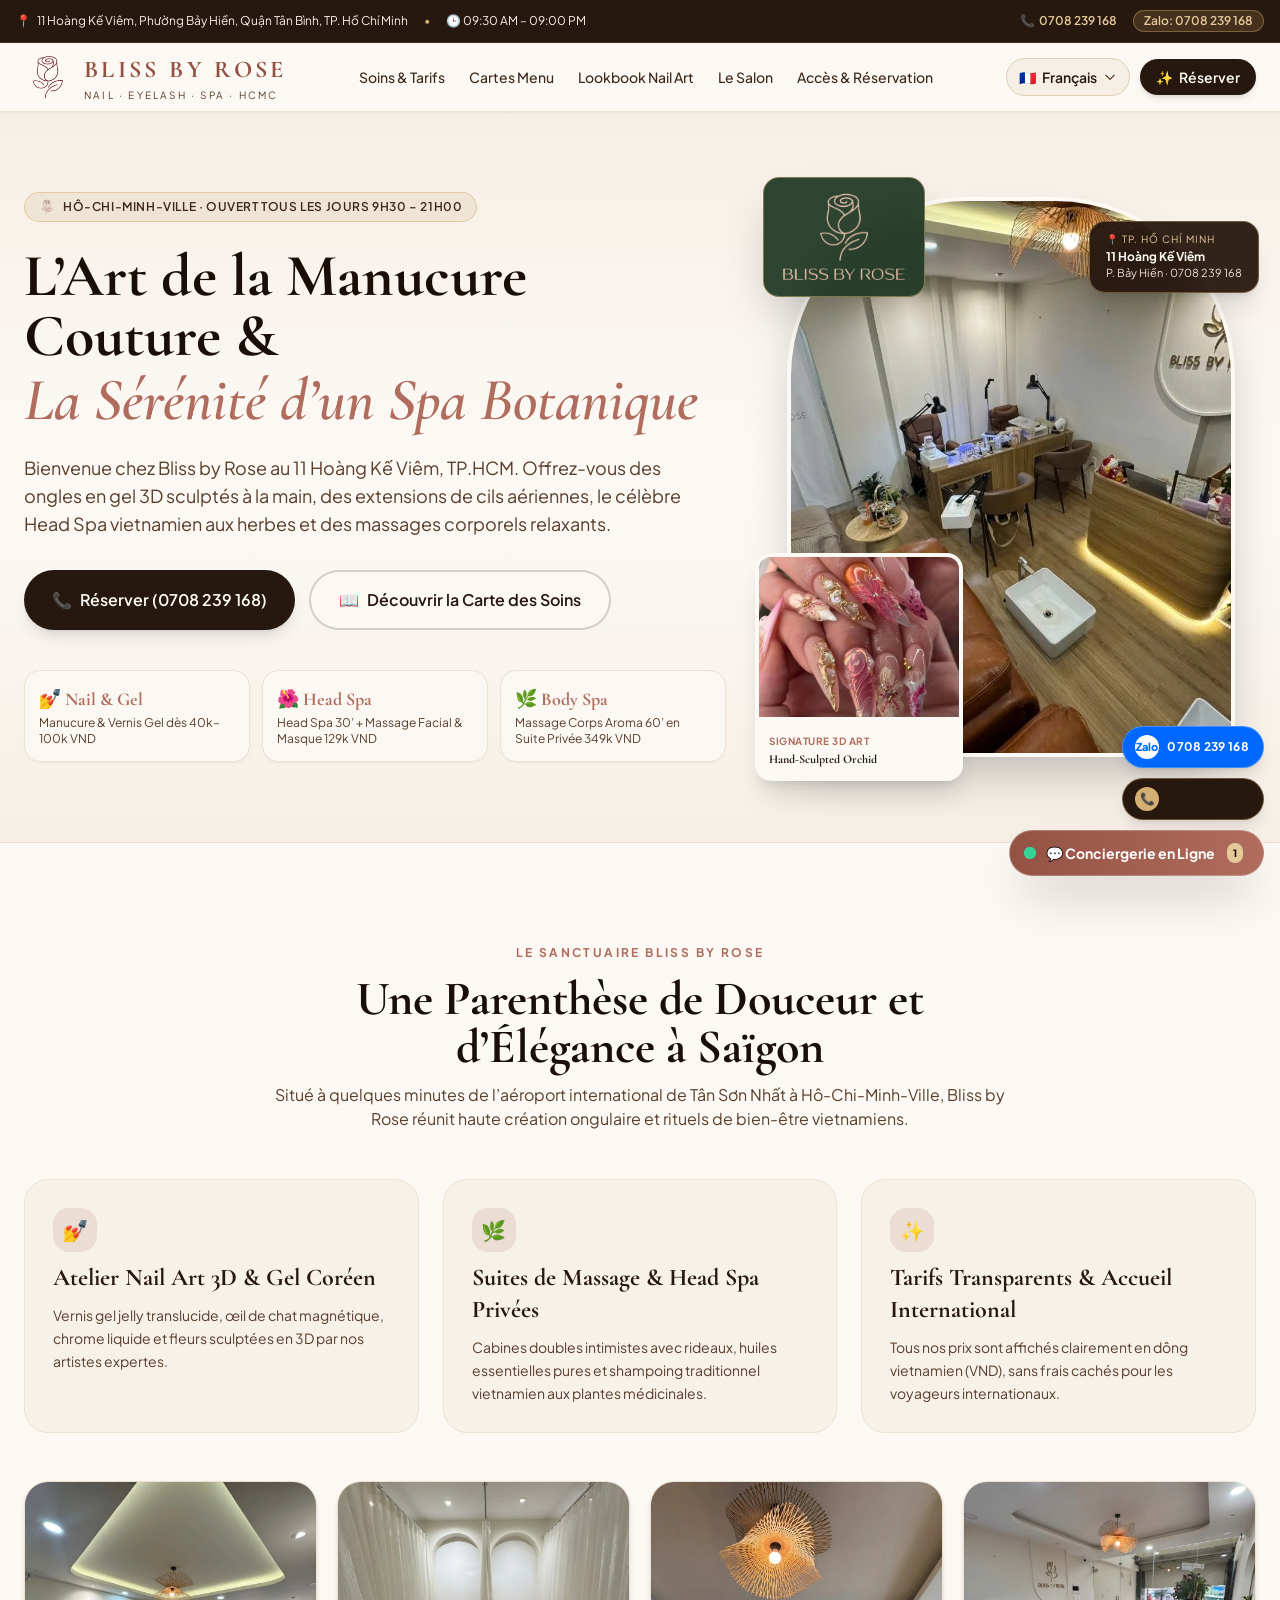
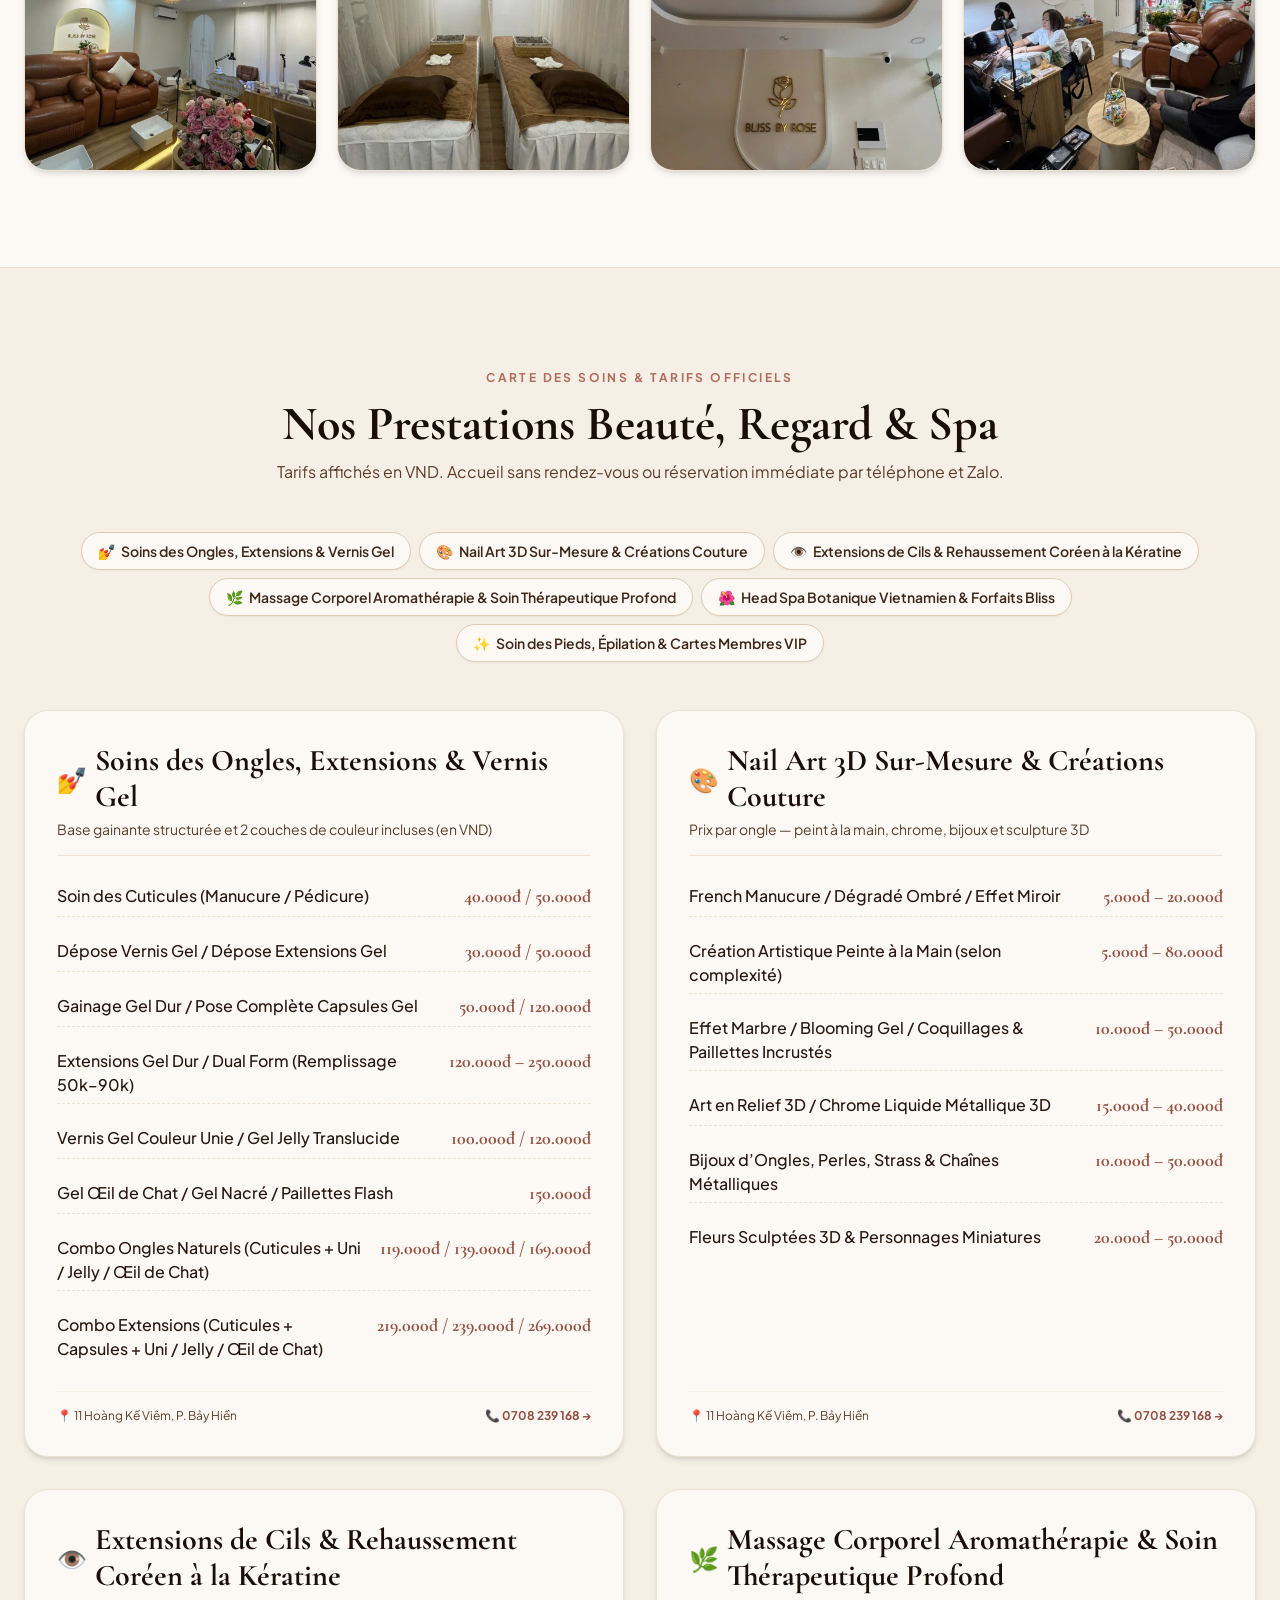
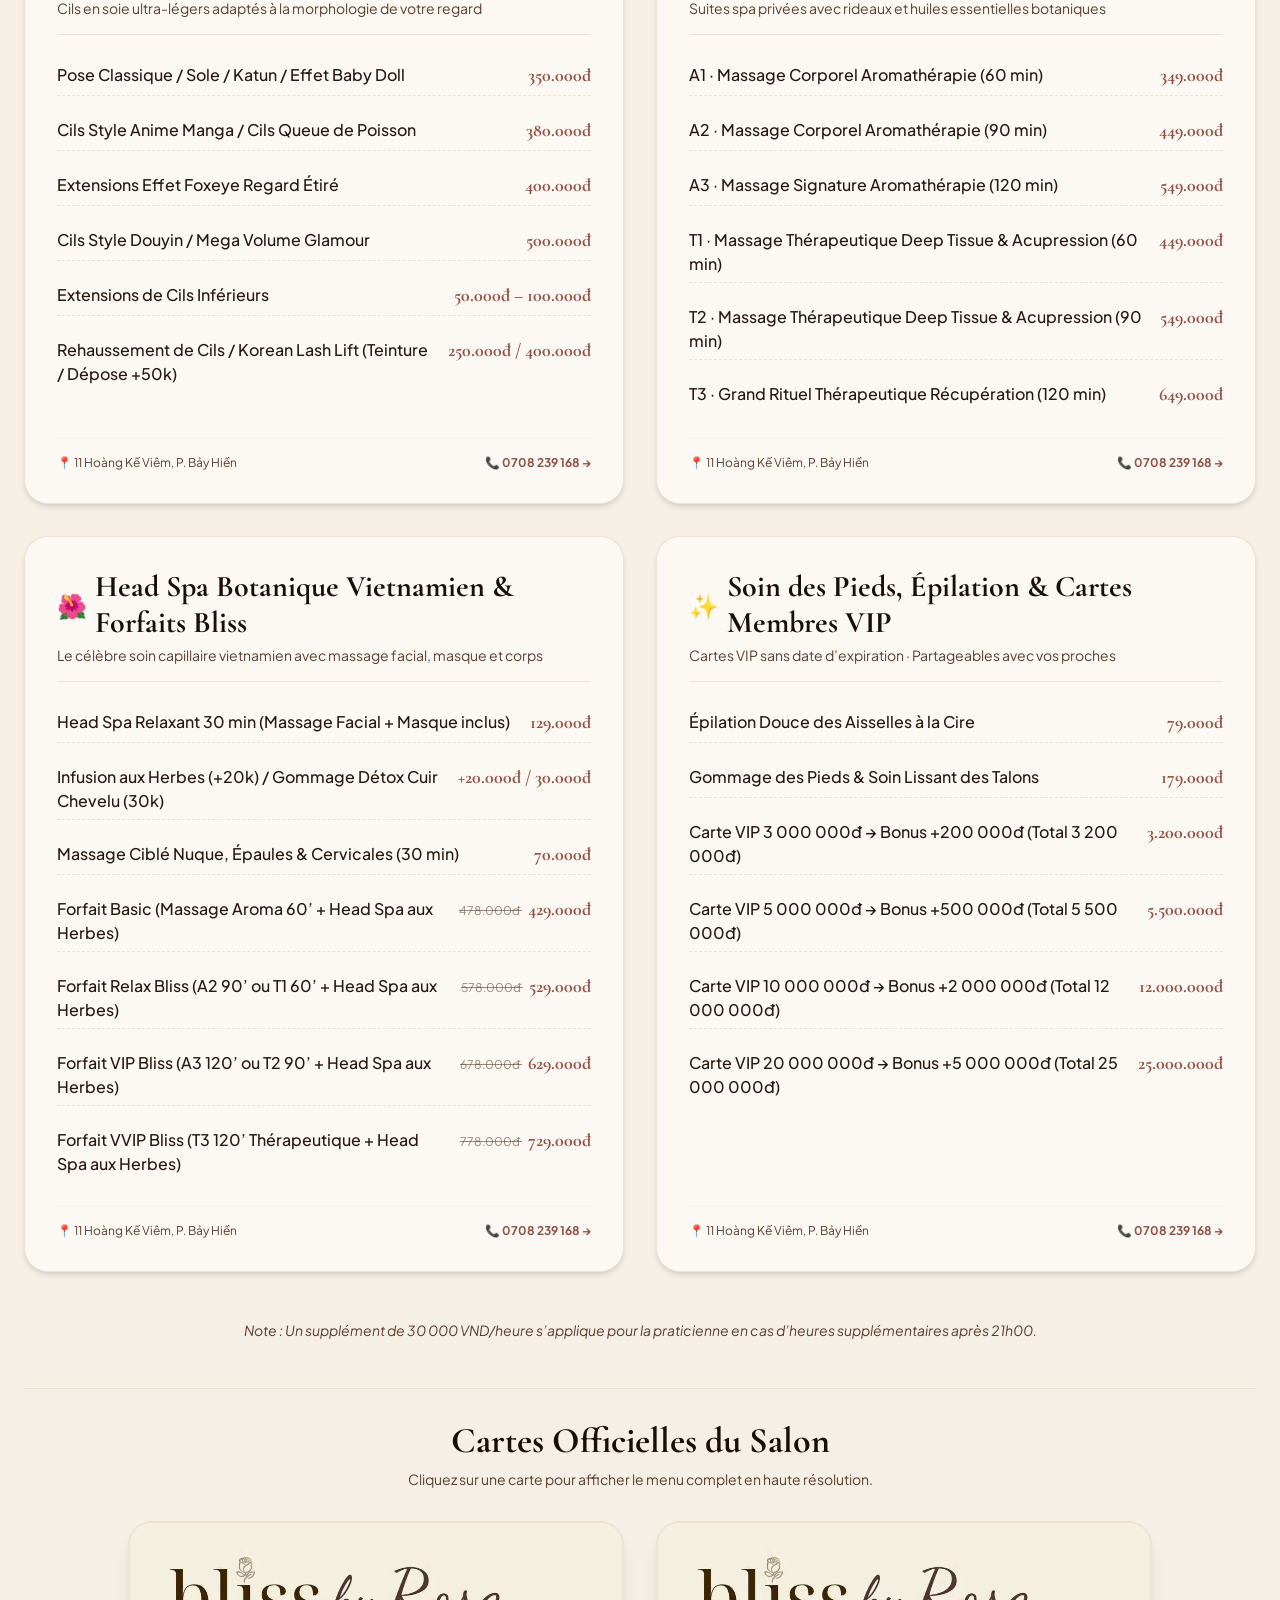
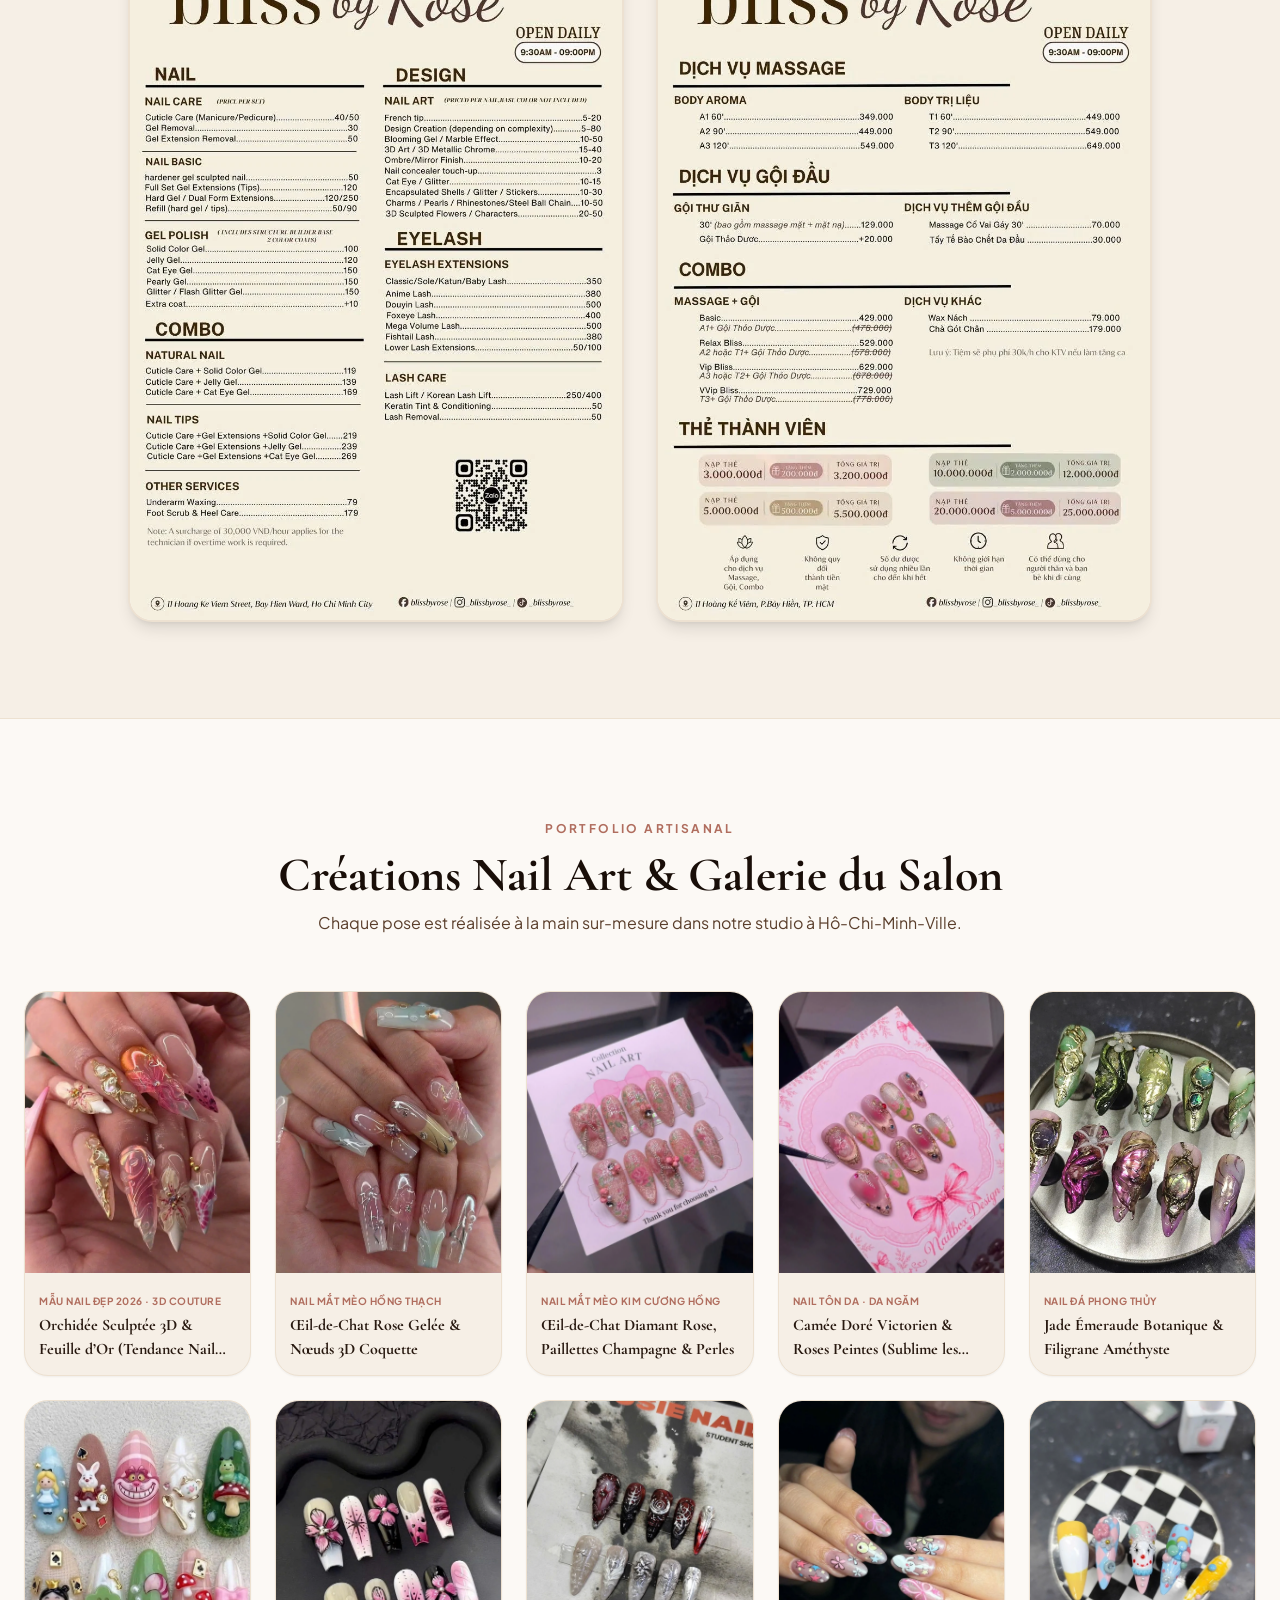
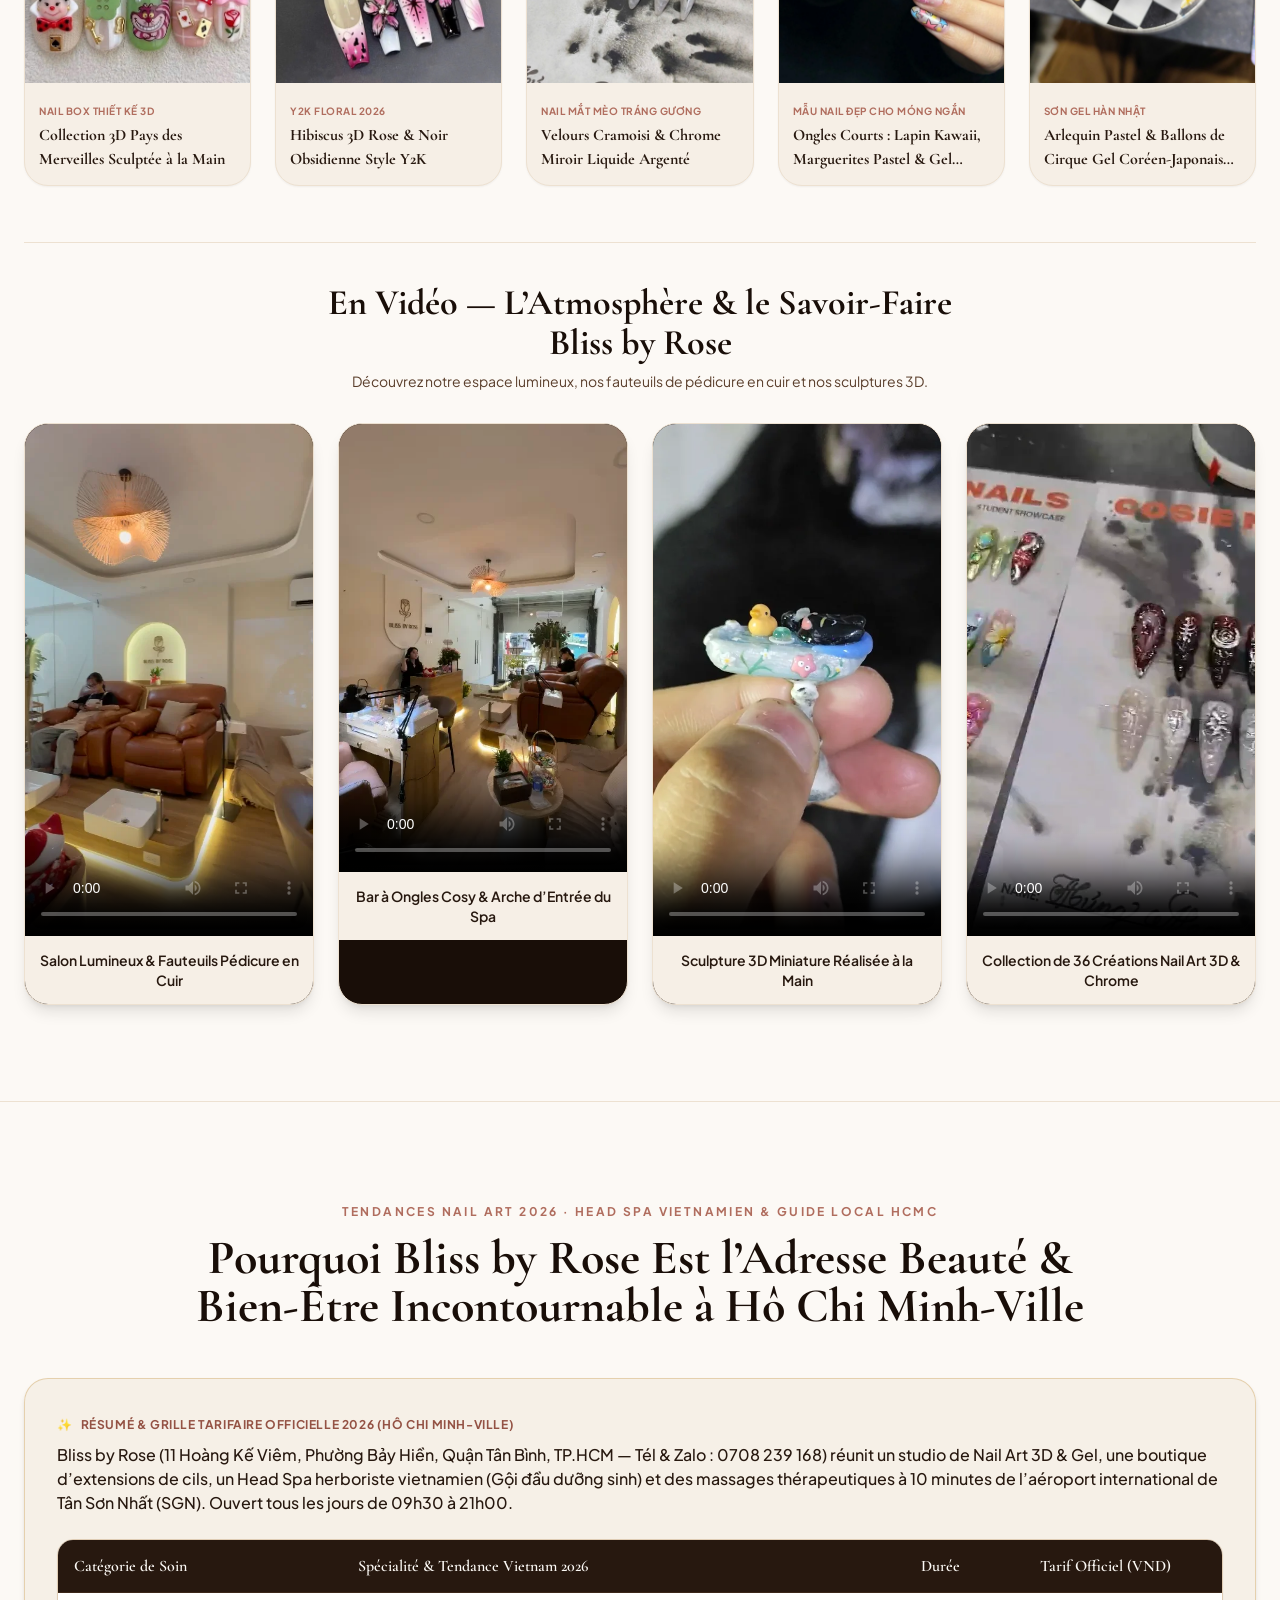
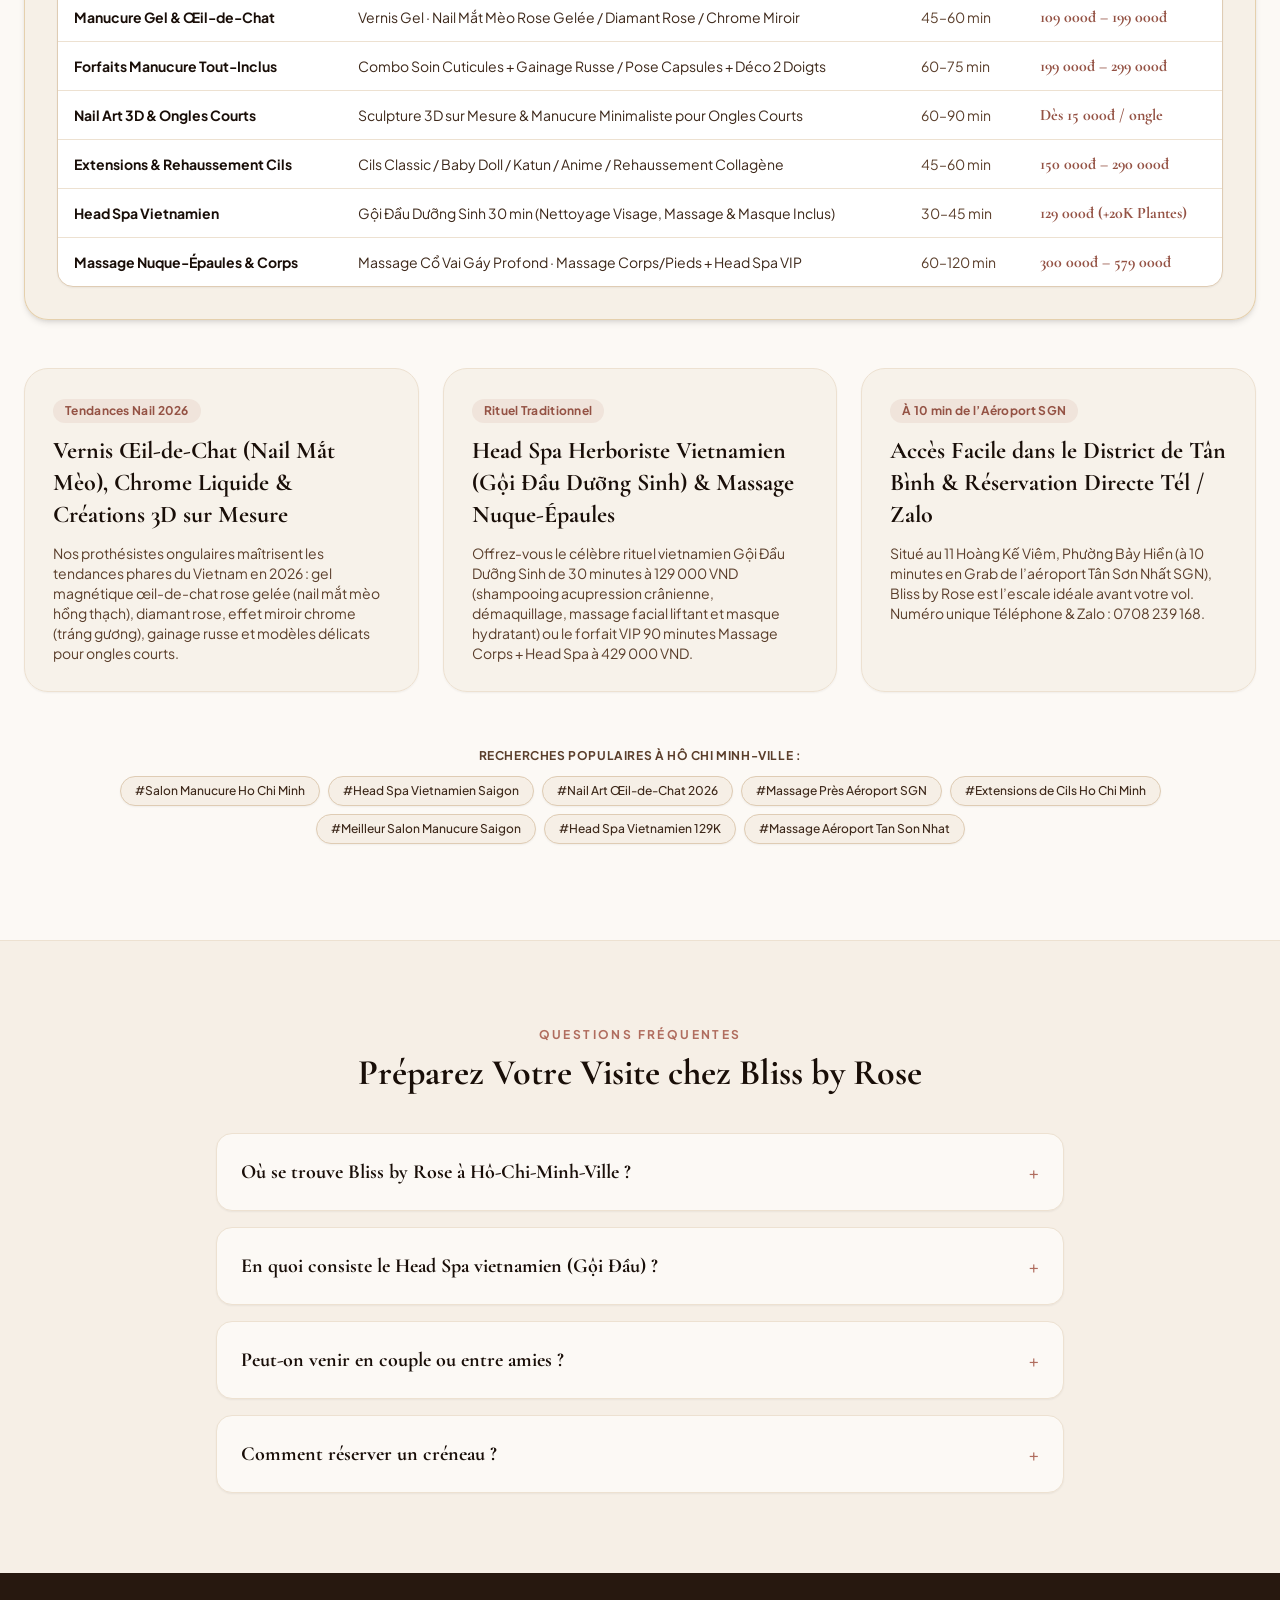
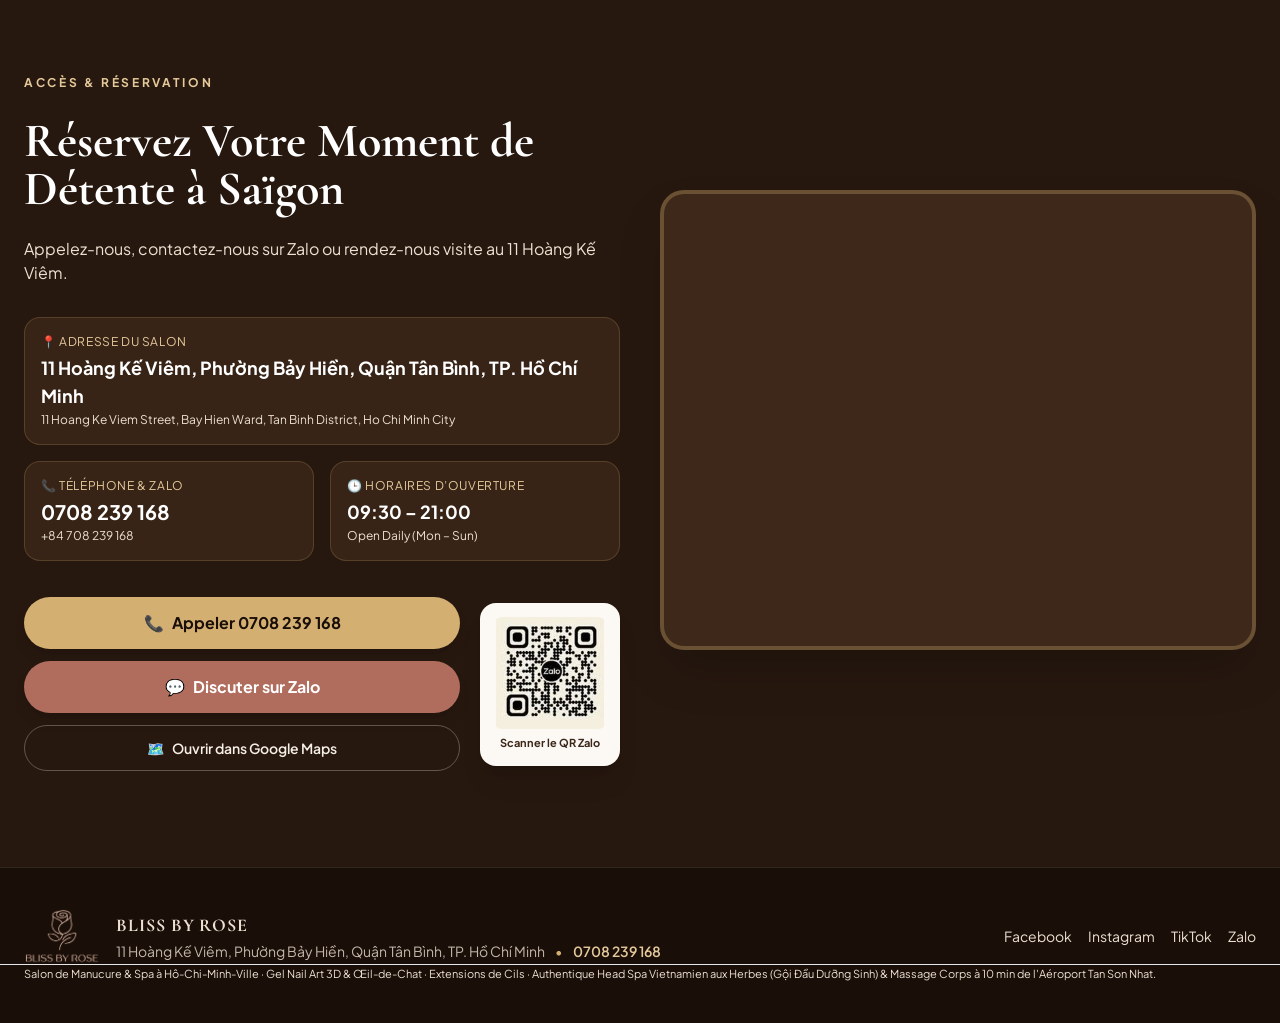
<file: fr/index.html>
<!DOCTYPE html><html lang="fr-FR" class="scroll-smooth"> <head><meta charset="UTF-8"><meta name="viewport" content="width=device-width, initial-scale=1.0"><title>Bliss by Rose — Meilleur Salon de Manucure Nail Art, Head Spa Vietnamien, Cils &amp; Massage à Hô-Chi-Minh-Ville</title><meta name="description" content="Découvrez Bliss by Rose au 11 Hoang Ke Viem, Tan Binh, Hô-Chi-Minh-Ville (à 10 min de l'aéroport Tan Son Nhat). Nail art 3D sur-mesure, vernis gel œil-de-chat, extensions de cils, Head Spa vietnamien aux herbes (129k VND) et massage aromathérapie. Ouvert 7j/7 de 9h30 à 21h00. Tél/Zalo : 0708 239 168."><meta name="keywords" content="salon de manucure ho chi minh, meilleur nail bar saigon, head spa vietnamien ho chi minh, goi dau duong sinh saigon, massage près aéroport tan son nhat, nail art oeil de chat vietnam, extension de cils saigon, pédicure spa ho chi minh, tiệm nail đẹp tân bình, gội đầu dưỡng sinh tân bình, bliss by rose 11 hoang ke viem"><meta name="robots" content="index, follow, max-image-preview:large, max-snippet:-1, max-video-preview:-1"><!-- Local GEO Meta Tags for Ho Chi Minh City / Tan Binh District --><meta name="geo.region" content="VN-SG"><meta name="geo.placename" content="11 Hoàng Kế Viêm, Phường Bảy Hiền, Quận Tân Bình, TP. Hồ Chí Minh"><meta name="geo.position" content="10.7977407;106.6500737"><meta name="ICBM" content="10.7977407, 106.6500737"><!-- AI / LLM Knowledge Base Discovery (GEO / AIO) --><link rel="alternate" type="text/plain" href="/llms.txt" title="Bliss by Rose AI Summary (llms.txt)"><link rel="alternate" type="text/plain" href="/llms-full.txt" title="Bliss by Rose Full AI Knowledge Base (llms-full.txt)"><link rel="canonical" href="https://blissbyrose.com/fr/"><link rel="icon" type="image/png" href="/favicon.png"><link rel="apple-touch-icon" href="/favicon.png"><!-- Hreflang SEO tags for all 8 languages + x-default --><link rel="alternate" hreflang="x-default" href="https://blissbyrose.com/"><link rel="alternate" hreflang="en" href="https://blissbyrose.com/en/"><link rel="alternate" hreflang="vi-VN" href="https://blissbyrose.com/vi/"><link rel="alternate" hreflang="fr-FR" href="https://blissbyrose.com/fr/"><link rel="alternate" hreflang="zh-Hans" href="https://blissbyrose.com/zh-cn/"><link rel="alternate" hreflang="zh-Hant" href="https://blissbyrose.com/zh-tw/"><link rel="alternate" hreflang="ja-JP" href="https://blissbyrose.com/ja/"><link rel="alternate" hreflang="ko-KR" href="https://blissbyrose.com/ko/"><link rel="alternate" hreflang="ru-RU" href="https://blissbyrose.com/ru/"><!-- Open Graph / Social --><meta property="og:type" content="website"><meta property="og:site_name" content="Bliss by Rose — Nail · Eyelash · Head Spa · Massage HCMC"><meta property="og:title" content="Bliss by Rose — Meilleur Salon de Manucure Nail Art, Head Spa Vietnamien, Cils &amp; Massage à Hô-Chi-Minh-Ville"><meta property="og:description" content="Découvrez Bliss by Rose au 11 Hoang Ke Viem, Tan Binh, Hô-Chi-Minh-Ville (à 10 min de l'aéroport Tan Son Nhat). Nail art 3D sur-mesure, vernis gel œil-de-chat, extensions de cils, Head Spa vietnamien aux herbes (129k VND) et massage aromathérapie. Ouvert 7j/7 de 9h30 à 21h00. Tél/Zalo : 0708 239 168."><meta property="og:url" content="https://blissbyrose.com/fr/"><meta property="og:image" content="https://blissbyrose.com/images/salon-hero-lounge.webp"><meta name="twitter:card" content="summary_large_image"><meta name="theme-color" content="#F6EFE6"><!-- Google Fonts: Cormorant Garamond + Plus Jakarta Sans + Be Vietnam Pro --><link rel="preconnect" href="https://fonts.googleapis.com"><link rel="preconnect" href="https://fonts.gstatic.com" crossorigin><link href="https://fonts.googleapis.com/css2?family=Be+Vietnam+Pro:wght@400;500;600;700&family=Cormorant+Garamond:ital,wght@0,500;0,600;0,700;1,600&family=Great+Vibes&family=Plus+Jakarta+Sans:wght@400;500;600;700&display=swap" rel="stylesheet"><script type="application/ld+json">[{"@context":"https://schema.org","@type":["NailSalon","DaySpa","HealthAndBeautyBusiness"],"@id":"https://blissbyrose.com/#salon","name":"Bliss by Rose","alternateName":["Bliss by Rose Nail Eyelash Spa","Tiệm Nail Gội Đầu Dưỡng Sinh Bliss by Rose Tân Bình","Tiệm Nail Đẹp Tân Bình Bliss by Rose","Spa Massage Trị Liệu Cổ Vai Gáy & Gội Đầu Thảo Dược Bliss by Rose","Bliss by Rose Ho Chi Minh City"],"description":"Bliss by Rose (11 Hoàng Kế Viêm, Phường Bảy Hiền, Quận Tân Bình, TP.HCM — Tél & Zalo : 0708 239 168) réunit un studio de Nail Art 3D & Gel, une boutique d’extensions de cils, un Head Spa herboriste vietnamien (Gội đầu dưỡng sinh) et des massages thérapeutiques à 10 minutes de l’aéroport international de Tân Sơn Nhất (SGN). Ouvert tous les jours de 09h30 à 21h00.","url":"https://blissbyrose.com/fr/","logo":"https://blissbyrose.com/images/logo-gold-transparent.png","image":["https://blissbyrose.com/images/logo-gold-transparent.png","https://blissbyrose.com/images/salon-hero-lounge.webp","https://blissbyrose.com/images/salon-massage-suite.webp","https://blissbyrose.com/images/nail-3d-orchid-gold.webp"],"telephone":"+84 708 239 168","priceRange":"40,000 VND - 729,000 VND","currenciesAccepted":"VND, USD","paymentAccepted":"Cash, Bank Transfer, VietQR, ZaloPay, MoMo, Credit Card","knowsLanguage":["vi","en","fr","ru","zh-CN","zh-TW","ja","ko"],"address":{"@type":"PostalAddress","streetAddress":"11 Hoàng Kế Viêm, Phường Bảy Hiền","addressLocality":"Quận Tân Bình","addressRegion":"TP. Hồ Chí Minh","postalCode":"700000","addressCountry":"VN"},"geo":{"@type":"GeoCoordinates","latitude":10.7977407,"longitude":106.6500737},"hasMap":"https://maps.google.com/?cid=12816747167592102415","areaServed":[{"@type":"Place","name":"Phường Bảy Hiền, Quận Tân Bình, TP. Hồ Chí Minh"},{"@type":"Place","name":"Khu K300 Cộng Hòa, Hoàng Hoa Thám, Nguyễn Trọng Tuyển, Bàu Cát, Quận Tân Bình"},{"@type":"Place","name":"Sân bay Quốc tế Tân Sơn Nhất (Tan Son Nhat International Airport SGN)"},{"@type":"AdministrativeArea","name":"Quận Tân Bình, Quận Phú Nhuận, Quận Tân Phú, Quận 3, Quận 1, Quận 10, TP.HCM"},{"@type":"City","name":"Ho Chi Minh City (Sài Gòn)"}],"hasOfferCatalog":{"@type":"OfferCatalog","name":"Bliss by Rose 2026 Nail, Eyelash, Head Spa & Massage Menu","itemListElement":[{"@type":"OfferCatalog","name":"Soins des Ongles, Extensions & Vernis Gel","itemListElement":[{"@type":"Offer","itemOffered":{"@type":"Service","name":"Soin des Cuticules (Manucure / Pédicure)"},"priceSpecification":{"@type":"PriceSpecification","price":"40000","minPrice":"40000","maxPrice":"50000","priceCurrency":"VND"}},{"@type":"Offer","itemOffered":{"@type":"Service","name":"Dépose Vernis Gel / Dépose Extensions Gel"},"priceSpecification":{"@type":"PriceSpecification","price":"30000","minPrice":"30000","maxPrice":"50000","priceCurrency":"VND"}},{"@type":"Offer","itemOffered":{"@type":"Service","name":"Gainage Gel Dur / Pose Complète Capsules Gel"},"priceSpecification":{"@type":"PriceSpecification","price":"50000","minPrice":"50000","maxPrice":"120000","priceCurrency":"VND"}},{"@type":"Offer","itemOffered":{"@type":"Service","name":"Extensions Gel Dur / Dual Form (Remplissage 50k–90k)"},"priceSpecification":{"@type":"PriceSpecification","price":"120000","minPrice":"120000","maxPrice":"250000","priceCurrency":"VND"}},{"@type":"Offer","itemOffered":{"@type":"Service","name":"Vernis Gel Couleur Unie / Gel Jelly Translucide"},"priceSpecification":{"@type":"PriceSpecification","price":"100000","minPrice":"100000","maxPrice":"120000","priceCurrency":"VND"}}]},{"@type":"OfferCatalog","name":"Nail Art 3D Sur-Mesure & Créations Couture","itemListElement":[{"@type":"Offer","itemOffered":{"@type":"Service","name":"French Manucure / Dégradé Ombré / Effet Miroir"},"priceSpecification":{"@type":"PriceSpecification","price":"5000","minPrice":"5000","maxPrice":"20000","priceCurrency":"VND"}},{"@type":"Offer","itemOffered":{"@type":"Service","name":"Création Artistique Peinte à la Main (selon complexité)"},"priceSpecification":{"@type":"PriceSpecification","price":"5000","minPrice":"5000","maxPrice":"80000","priceCurrency":"VND"}},{"@type":"Offer","itemOffered":{"@type":"Service","name":"Effet Marbre / Blooming Gel / Coquillages & Paillettes Incrustés"},"priceSpecification":{"@type":"PriceSpecification","price":"10000","minPrice":"10000","maxPrice":"50000","priceCurrency":"VND"}},{"@type":"Offer","itemOffered":{"@type":"Service","name":"Art en Relief 3D / Chrome Liquide Métallique 3D"},"priceSpecification":{"@type":"PriceSpecification","price":"15000","minPrice":"15000","maxPrice":"40000","priceCurrency":"VND"}},{"@type":"Offer","itemOffered":{"@type":"Service","name":"Bijoux d’Ongles, Perles, Strass & Chaînes Métalliques"},"priceSpecification":{"@type":"PriceSpecification","price":"10000","minPrice":"10000","maxPrice":"50000","priceCurrency":"VND"}}]},{"@type":"OfferCatalog","name":"Extensions de Cils & Rehaussement Coréen à la Kératine","itemListElement":[{"@type":"Offer","itemOffered":{"@type":"Service","name":"Pose Classique / Sole / Katun / Effet Baby Doll"},"priceSpecification":{"@type":"PriceSpecification","price":"350000","priceCurrency":"VND"}},{"@type":"Offer","itemOffered":{"@type":"Service","name":"Cils Style Anime Manga / Cils Queue de Poisson"},"priceSpecification":{"@type":"PriceSpecification","price":"380000","priceCurrency":"VND"}},{"@type":"Offer","itemOffered":{"@type":"Service","name":"Extensions Effet Foxeye Regard Étiré"},"priceSpecification":{"@type":"PriceSpecification","price":"400000","priceCurrency":"VND"}},{"@type":"Offer","itemOffered":{"@type":"Service","name":"Cils Style Douyin / Mega Volume Glamour"},"priceSpecification":{"@type":"PriceSpecification","price":"500000","priceCurrency":"VND"}},{"@type":"Offer","itemOffered":{"@type":"Service","name":"Extensions de Cils Inférieurs"},"priceSpecification":{"@type":"PriceSpecification","price":"50000","minPrice":"50000","maxPrice":"100000","priceCurrency":"VND"}}]},{"@type":"OfferCatalog","name":"Massage Corporel Aromathérapie & Soin Thérapeutique Profond","itemListElement":[{"@type":"Offer","itemOffered":{"@type":"Service","name":"A1 · Massage Corporel Aromathérapie (60 min)"},"priceSpecification":{"@type":"PriceSpecification","price":"349000","priceCurrency":"VND"}},{"@type":"Offer","itemOffered":{"@type":"Service","name":"A2 · Massage Corporel Aromathérapie (90 min)"},"priceSpecification":{"@type":"PriceSpecification","price":"449000","priceCurrency":"VND"}},{"@type":"Offer","itemOffered":{"@type":"Service","name":"A3 · Massage Signature Aromathérapie (120 min)"},"priceSpecification":{"@type":"PriceSpecification","price":"549000","priceCurrency":"VND"}},{"@type":"Offer","itemOffered":{"@type":"Service","name":"T1 · Massage Thérapeutique Deep Tissue & Acupression (60 min)"},"priceSpecification":{"@type":"PriceSpecification","price":"449000","priceCurrency":"VND"}},{"@type":"Offer","itemOffered":{"@type":"Service","name":"T2 · Massage Thérapeutique Deep Tissue & Acupression (90 min)"},"priceSpecification":{"@type":"PriceSpecification","price":"549000","priceCurrency":"VND"}}]},{"@type":"OfferCatalog","name":"Head Spa Botanique Vietnamien & Forfaits Bliss","itemListElement":[{"@type":"Offer","itemOffered":{"@type":"Service","name":"Head Spa Relaxant 30 min (Massage Facial + Masque inclus)"},"priceSpecification":{"@type":"PriceSpecification","price":"129000","priceCurrency":"VND"}},{"@type":"Offer","itemOffered":{"@type":"Service","name":"Infusion aux Herbes (+20k) / Gommage Détox Cuir Chevelu (30k)"},"priceSpecification":{"@type":"PriceSpecification","price":"20000","minPrice":"20000","maxPrice":"30000","priceCurrency":"VND"}},{"@type":"Offer","itemOffered":{"@type":"Service","name":"Massage Ciblé Nuque, Épaules & Cervicales (30 min)"},"priceSpecification":{"@type":"PriceSpecification","price":"70000","priceCurrency":"VND"}},{"@type":"Offer","itemOffered":{"@type":"Service","name":"Forfait Basic (Massage Aroma 60’ + Head Spa aux Herbes)"},"priceSpecification":{"@type":"PriceSpecification","price":"429000","priceCurrency":"VND"}},{"@type":"Offer","itemOffered":{"@type":"Service","name":"Forfait Relax Bliss (A2 90’ ou T1 60’ + Head Spa aux Herbes)"},"priceSpecification":{"@type":"PriceSpecification","price":"529000","priceCurrency":"VND"}}]},{"@type":"OfferCatalog","name":"Soin des Pieds, Épilation & Cartes Membres VIP","itemListElement":[{"@type":"Offer","itemOffered":{"@type":"Service","name":"Épilation Douce des Aisselles à la Cire"},"priceSpecification":{"@type":"PriceSpecification","price":"79000","priceCurrency":"VND"}},{"@type":"Offer","itemOffered":{"@type":"Service","name":"Gommage des Pieds & Soin Lissant des Talons"},"priceSpecification":{"@type":"PriceSpecification","price":"179000","priceCurrency":"VND"}},{"@type":"Offer","itemOffered":{"@type":"Service","name":"Carte VIP 3 000 000đ → Bonus +200 000đ (Total 3 200 000đ)"},"priceSpecification":{"@type":"PriceSpecification","price":"3200000","priceCurrency":"VND"}},{"@type":"Offer","itemOffered":{"@type":"Service","name":"Carte VIP 5 000 000đ → Bonus +500 000đ (Total 5 500 000đ)"},"priceSpecification":{"@type":"PriceSpecification","price":"5500000","priceCurrency":"VND"}},{"@type":"Offer","itemOffered":{"@type":"Service","name":"Carte VIP 10 000 000đ → Bonus +2 000 000đ (Total 12 000 000đ)"},"priceSpecification":{"@type":"PriceSpecification","price":"12000000","priceCurrency":"VND"}}]}]},"openingHoursSpecification":[{"@type":"OpeningHoursSpecification","dayOfWeek":["Monday","Tuesday","Wednesday","Thursday","Friday","Saturday","Sunday"],"opens":"09:30","closes":"21:00"}],"sameAs":["https://maps.google.com/?cid=12816747167592102415","https://www.facebook.com/blissbyrose","https://www.instagram.com/_blissbyrose_","https://www.tiktok.com/@_blissbyrose_","https://zalo.me/0708239168"]},{"@context":"https://schema.org","@type":"FAQPage","mainEntity":[{"@type":"Question","name":"Où se trouve Bliss by Rose à Hô-Chi-Minh-Ville ?","acceptedAnswer":{"@type":"Answer","text":"Notre salon est situé au 11 Hoàng Kế Viêm, Phường Bảy Hiền, Quận Tân Bình, TP. Hồ Chí Minh (à environ 10 minutes en taxi/Grab de l’aéroport Tân Sơn Nhất)."}},{"@type":"Question","name":"En quoi consiste le Head Spa vietnamien (Gội Đầu) ?","acceptedAnswer":{"@type":"Answer","text":"Pour 129 000 VND (30 min), ce rituel emblématique comprend un shampoing relaxant, un massage crânien par acupression, un massage du visage et la pose d’un masque hydratant."}},{"@type":"Question","name":"Peut-on venir en couple ou entre amies ?","acceptedAnswer":{"@type":"Answer","text":"Absolument ! Nous disposons de fauteuils de pédicure côte à côte et d’une salle de massage double privée idéale pour les couples et les duos."}},{"@type":"Question","name":"Comment réserver un créneau ?","acceptedAnswer":{"@type":"Answer","text":"Appelez le +84 708 239 168, écrivez-nous sur Zalo via le QR code, ou passez directement au salon entre 9h30 et 21h00."}}]},{"@context":"https://schema.org","@type":"BreadcrumbList","itemListElement":[{"@type":"ListItem","position":1,"name":"Bliss by Rose HCMC","item":"https://blissbyrose.com/"},{"@type":"ListItem","position":2,"name":"Français","item":"https://blissbyrose.com/fr/"}]}]</script><link rel="stylesheet" href="/_astro/SalonPage.D-Pp4vTo.css"></head> <body class="bg-ivory-50 text-espresso-900 font-sans antialiased selection:bg-champagne-300 selection:text-espresso-950 pb-20 md:pb-0"> <!-- Top Info Bar --> <div class="bg-espresso-900 text-ivory-100 text-xs py-2.5 px-4 border-b border-champagne-500/20"> <div class="max-w-7xl mx-auto flex flex-wrap items-center justify-between gap-2"> <div class="flex flex-wrap items-center gap-x-4 gap-y-1"> <a href="https://maps.google.com/?cid=12816747167592102415" target="_blank" rel="noopener" class="hover:text-champagne-300 transition flex items-center gap-1.5"> <span>📍</span> <span>11 Hoàng Kế Viêm, Phường Bảy Hiền, Quận Tân Bình, TP. Hồ Chí Minh</span> </a> <span class="hidden sm:inline text-champagne-400">•</span> <span class="hidden sm:inline">🕒 09:30 AM – 09:00 PM</span> </div> <div class="flex items-center gap-4 ml-auto"> <a href="tel:+84708239168" class="font-semibold text-champagne-300 hover:text-white transition flex items-center gap-1"> <span>📞</span> <span>0708 239 168</span> </a> <a href="https://zalo.me/0708239168" target="_blank" rel="noopener" class="px-2.5 py-0.5 rounded-full bg-champagne-500/20 border border-champagne-400/40 text-champagne-300 hover:bg-champagne-500 hover:text-espresso-950 font-semibold transition">
Zalo: 0708 239 168 </a> </div> </div> </div> <!-- Sticky Navigation Header --> <header class="sticky top-0 z-40 bg-ivory-50/95 backdrop-blur-md border-b border-ivory-200 shadow-sm"> <div class="max-w-7xl mx-auto px-4 sm:px-6 py-2.5 flex items-center justify-between gap-3"> <!-- Official Transparent Brand Logo --> <a href="/fr/" class="flex items-center gap-3 group shrink-0"> <img src="/images/logo-rose-icon-rosewood.webp" alt="Bliss by Rose Official Emblem" width="48" height="48" class="w-11 h-11 sm:w-12 sm:h-12 object-contain group-hover:scale-105 transition duration-300"> <div class="leading-none"> <span class="font-serif text-xl sm:text-2xl font-bold tracking-[0.14em] uppercase text-rosewood-600 block">
BLISS BY ROSE
</span> <span class="block text-[10px] uppercase tracking-[0.22em] text-espresso-700 mt-1">
Nail · Eyelash · Spa · HCMC
</span> </div> </a> <!-- Desktop Nav Links --> <nav class="hidden lg:flex items-center gap-6 text-sm font-medium text-espresso-800"> <a href="#services" class="hover:text-rosewood-500 transition">Soins &amp; Tarifs</a> <a href="#menu-cards" class="hover:text-rosewood-500 transition">Cartes Menu</a> <a href="#gallery" class="hover:text-rosewood-500 transition">Lookbook Nail Art</a> <a href="#space" class="hover:text-rosewood-500 transition">Le Salon</a> <a href="#location" class="hover:text-rosewood-500 transition">Accès &amp; Réservation</a> </nav> <!-- Language Switcher + CTA --> <div class="flex items-center gap-2.5"> <div class="relative group"> <button type="button" aria-label="Select Language" class="inline-flex items-center gap-1.5 px-3 py-2 rounded-full bg-ivory-100 hover:bg-ivory-200 border border-ivory-300 text-xs sm:text-sm font-semibold text-espresso-900 transition"> <span>🇫🇷</span> <span>Français</span> <svg class="w-3.5 h-3.5 text-espresso-700" fill="none" stroke="currentColor" viewBox="0 0 24 24"> <path stroke-linecap="round" stroke-linejoin="round" stroke-width="2" d="M19 9l-7 7-7-7"></path> </svg> </button> <div class="invisible opacity-0 group-hover:visible group-hover:opacity-100 focus-within:visible focus-within:opacity-100 transition-all duration-150 absolute right-0 mt-1.5 w-44 rounded-2xl bg-ivory-50 border border-ivory-200 shadow-xl py-1.5 z-50"> <a href="/en/" onclick="try{localStorage.setItem('bliss_lang','en')}catch(e){}" class="flex items-center justify-between px-3.5 py-2 text-xs sm:text-sm hover:bg-ivory-100 transition text-espresso-800"> <span class="flex items-center gap-2"> <span>🇬🇧</span> <span>English</span> </span>  </a><a href="/vi/" onclick="try{localStorage.setItem('bliss_lang','vi')}catch(e){}" class="flex items-center justify-between px-3.5 py-2 text-xs sm:text-sm hover:bg-ivory-100 transition text-espresso-800"> <span class="flex items-center gap-2"> <span>🇻🇳</span> <span>Tiếng Việt</span> </span>  </a><a href="/fr/" onclick="try{localStorage.setItem('bliss_lang','fr')}catch(e){}" class="flex items-center justify-between px-3.5 py-2 text-xs sm:text-sm hover:bg-ivory-100 transition font-bold text-rosewood-600 bg-ivory-100/70"> <span class="flex items-center gap-2"> <span>🇫🇷</span> <span>Français</span> </span> <span class="text-champagne-600">✓</span> </a><a href="/zh-cn/" onclick="try{localStorage.setItem('bliss_lang','zh-cn')}catch(e){}" class="flex items-center justify-between px-3.5 py-2 text-xs sm:text-sm hover:bg-ivory-100 transition text-espresso-800"> <span class="flex items-center gap-2"> <span>🇨🇳</span> <span>简体中文</span> </span>  </a><a href="/zh-tw/" onclick="try{localStorage.setItem('bliss_lang','zh-tw')}catch(e){}" class="flex items-center justify-between px-3.5 py-2 text-xs sm:text-sm hover:bg-ivory-100 transition text-espresso-800"> <span class="flex items-center gap-2"> <span>🇹🇼</span> <span>繁體中文</span> </span>  </a><a href="/ja/" onclick="try{localStorage.setItem('bliss_lang','ja')}catch(e){}" class="flex items-center justify-between px-3.5 py-2 text-xs sm:text-sm hover:bg-ivory-100 transition text-espresso-800"> <span class="flex items-center gap-2"> <span>🇯🇵</span> <span>日本語</span> </span>  </a><a href="/ko/" onclick="try{localStorage.setItem('bliss_lang','ko')}catch(e){}" class="flex items-center justify-between px-3.5 py-2 text-xs sm:text-sm hover:bg-ivory-100 transition text-espresso-800"> <span class="flex items-center gap-2"> <span>🇰🇷</span> <span>한국어</span> </span>  </a><a href="/ru/" onclick="try{localStorage.setItem('bliss_lang','ru')}catch(e){}" class="flex items-center justify-between px-3.5 py-2 text-xs sm:text-sm hover:bg-ivory-100 transition text-espresso-800"> <span class="flex items-center gap-2"> <span>🇷🇺</span> <span>Русский</span> </span>  </a> </div> </div> <a href="#location" class="hidden sm:inline-flex items-center gap-1.5 px-4 py-2 rounded-full bg-espresso-900 hover:bg-rosewood-600 text-ivory-50 text-xs sm:text-sm font-semibold shadow-md transition"> <span>✨</span> <span>Réserver</span> </a> </div> </div> <!-- Quick 7-Language Bar for Mobile --> <div class="flex lg:hidden items-center gap-1.5 overflow-x-auto px-4 py-1.5 bg-ivory-100/80 border-t border-ivory-200 text-xs no-scrollbar"> <a href="/en/" onclick="try{localStorage.setItem('bliss_lang','en')}catch(e){}" class="shrink-0 px-2.5 py-1 rounded-full border transition bg-ivory-50 text-espresso-800 border-ivory-300"> 🇬🇧 English </a><a href="/vi/" onclick="try{localStorage.setItem('bliss_lang','vi')}catch(e){}" class="shrink-0 px-2.5 py-1 rounded-full border transition bg-ivory-50 text-espresso-800 border-ivory-300"> 🇻🇳 Tiếng Việt </a><a href="/fr/" onclick="try{localStorage.setItem('bliss_lang','fr')}catch(e){}" class="shrink-0 px-2.5 py-1 rounded-full border transition bg-espresso-900 text-ivory-50 border-espresso-900 font-semibold"> 🇫🇷 Français </a><a href="/zh-cn/" onclick="try{localStorage.setItem('bliss_lang','zh-cn')}catch(e){}" class="shrink-0 px-2.5 py-1 rounded-full border transition bg-ivory-50 text-espresso-800 border-ivory-300"> 🇨🇳 简体中文 </a><a href="/zh-tw/" onclick="try{localStorage.setItem('bliss_lang','zh-tw')}catch(e){}" class="shrink-0 px-2.5 py-1 rounded-full border transition bg-ivory-50 text-espresso-800 border-ivory-300"> 🇹🇼 繁體中文 </a><a href="/ja/" onclick="try{localStorage.setItem('bliss_lang','ja')}catch(e){}" class="shrink-0 px-2.5 py-1 rounded-full border transition bg-ivory-50 text-espresso-800 border-ivory-300"> 🇯🇵 日本語 </a><a href="/ko/" onclick="try{localStorage.setItem('bliss_lang','ko')}catch(e){}" class="shrink-0 px-2.5 py-1 rounded-full border transition bg-ivory-50 text-espresso-800 border-ivory-300"> 🇰🇷 한국어 </a><a href="/ru/" onclick="try{localStorage.setItem('bliss_lang','ru')}catch(e){}" class="shrink-0 px-2.5 py-1 rounded-full border transition bg-ivory-50 text-espresso-800 border-ivory-300"> 🇷🇺 Русский </a> </div> </header> <main> <!-- Hero Section (Revaya Spa & Wellness Arched Editorial Layout) --> <section class="relative overflow-hidden py-12 sm:py-20 bg-gradient-to-b from-ivory-100 via-ivory-50 to-ivory-100"> <div class="max-w-7xl mx-auto px-4 sm:px-6 grid grid-cols-1 lg:grid-cols-12 gap-10 items-center"> <!-- Left 7 Cols --> <div class="lg:col-span-7 space-y-6 text-left"> <div class="inline-flex items-center gap-2 px-3.5 py-1.5 rounded-full bg-ivory-200/80 border border-champagne-400/50 text-[11px] sm:text-xs font-semibold tracking-wider uppercase text-espresso-800"> <img src="/images/logo-rose-icon-rosewood.webp" alt="" width="18" height="18" class="w-4 h-4 object-contain"> <span>HÔ-CHI-MINH-VILLE · OUVERT TOUS LES JOURS 9H30 – 21H00</span> </div> <h1 class="font-serif text-4xl sm:text-5xl lg:text-6xl font-bold text-espresso-950 leading-[1.12]"> <span class="block">L’Art de la Manucure Couture &amp;</span> <span class="block text-rosewood-500 italic font-semibold mt-1"> La Sérénité d’un Spa Botanique </span> </h1> <p class="text-base sm:text-lg text-espresso-700 leading-relaxed max-w-2xl"> Bienvenue chez Bliss by Rose au 11 Hoàng Kế Viêm, TP.HCM. Offrez-vous des ongles en gel 3D sculptés à la main, des extensions de cils aériennes, le célèbre Head Spa vietnamien aux herbes et des massages corporels relaxants. </p> <!-- Hero CTAs --> <div class="flex flex-col sm:flex-row gap-3.5 pt-2"> <a href="tel:+84708239168" class="inline-flex items-center justify-center gap-2 px-7 py-4 rounded-full bg-espresso-900 hover:bg-rosewood-600 text-ivory-50 font-semibold text-sm sm:text-base shadow-lg transition"> <span>📞</span> <span>Réserver (0708 239 168)</span> </a> <a href="#services" class="inline-flex items-center justify-center gap-2 px-7 py-4 rounded-full bg-ivory-50 hover:bg-ivory-200 text-espresso-900 border-2 border-espresso-800/20 font-semibold text-sm sm:text-base transition"> <span>📖</span> <span>Découvrir la Carte des Soins</span> </a> </div> <!-- 3 Highlight Price Pills --> <div class="grid grid-cols-1 sm:grid-cols-3 gap-3 pt-4"> <div class="p-3.5 rounded-2xl bg-ivory-50/90 border border-ivory-200 shadow-sm"> <div class="text-rosewood-500 font-serif font-bold text-lg">💅 Nail & Gel</div> <div class="text-xs text-espresso-700 mt-0.5">Manucure &amp; Vernis Gel dès 40k–100k VND</div> </div> <div class="p-3.5 rounded-2xl bg-ivory-50/90 border border-ivory-200 shadow-sm"> <div class="text-rosewood-500 font-serif font-bold text-lg">🌺 Head Spa</div> <div class="text-xs text-espresso-700 mt-0.5">Head Spa 30’ + Massage Facial &amp; Masque 129k VND</div> </div> <div class="p-3.5 rounded-2xl bg-ivory-50/90 border border-ivory-200 shadow-sm"> <div class="text-rosewood-500 font-serif font-bold text-lg">🌿 Body Spa</div> <div class="text-xs text-espresso-700 mt-0.5">Massage Corps Aroma 60’ en Suite Privée 349k VND</div> </div> </div> </div> <!-- Right 5 Cols: Arched Salon & Nail Art Composition --> <div class="lg:col-span-5 relative"> <div class="relative mx-auto max-w-md"> <!-- Official Transparent Brand Crest Badge on Hero --> <div class="absolute -top-5 -left-3 sm:-left-6 z-10 px-4 py-3 rounded-2xl bg-[#223A26]/95 backdrop-blur-md border border-champagne-400/50 shadow-2xl"> <img src="/images/logo-gold-transparent.webp" alt="Bliss by Rose Official Logo" width="136" height="100" class="w-28 sm:w-32 h-auto object-contain"> </div> <!-- Main Arched Salon Photo matching real interior arch --> <div class="rounded-t-[180px] rounded-b-3xl overflow-hidden border-4 border-ivory-50 shadow-2xl bg-ivory-200 aspect-[4/5]"> <img src="/images/salon-hero-lounge.webp" alt="Bliss by Rose Salon Interior at 11 Hoang Ke Viem, Ho Chi Minh City" width="960" height="1200" loading="eager" class="w-full h-full object-cover"> </div> <!-- Floating Nail Art Card --> <div class="absolute -bottom-6 -left-4 sm:-left-8 w-44 sm:w-52 rounded-2xl overflow-hidden border-4 border-ivory-50 shadow-xl bg-ivory-50"> <img src="/images/nail-3d-orchid-gold.webp" alt="3D Sculpted Orchid Nail Art at Bliss by Rose" width="400" height="480" loading="eager" class="w-full h-36 sm:h-40 object-cover"> <div class="p-2.5 bg-ivory-50 text-left"> <span class="text-[10px] uppercase tracking-wider font-bold text-rosewood-500">Signature 3D Art</span> <p class="text-xs font-serif font-bold text-espresso-900 truncate">Hand-Sculpted Orchid</p> </div> </div> <!-- Floating Location Badge --> <a href="https://maps.google.com/?cid=12816747167592102415" target="_blank" rel="noopener" class="absolute top-6 -right-3 sm:-right-6 px-4 py-2.5 rounded-2xl bg-espresso-900/95 text-ivory-50 shadow-xl border border-champagne-400/40 text-left hover:scale-105 transition"> <div class="text-[10px] uppercase tracking-widest text-champagne-300">📍 TP. HỒ CHÍ MINH</div> <div class="text-xs font-bold mt-0.5">11 Hoàng Kế Viêm</div> <div class="text-[11px] text-ivory-200">P. Bảy Hiền · 0708 239 168</div> </a> </div> </div> </div> </section> <!-- The Sanctuary / Space Section --> <section id="space" class="py-16 sm:py-24 bg-ivory-50 border-t border-ivory-200"> <div class="max-w-7xl mx-auto px-4 sm:px-6 space-y-12"> <div class="text-center max-w-3xl mx-auto space-y-3"> <span class="text-xs font-bold uppercase tracking-[0.2em] text-rosewood-500"> LE SANCTUAIRE BLISS BY ROSE </span> <h2 class="font-serif text-3xl sm:text-5xl font-bold text-espresso-950"> Une Parenthèse de Douceur et d’Élégance à Saïgon </h2> <p class="text-sm sm:text-base text-espresso-700 leading-relaxed"> Situé à quelques minutes de l’aéroport international de Tân Sơn Nhất à Hô-Chi-Minh-Ville, Bliss by Rose réunit haute création ongulaire et rituels de bien-être vietnamiens. </p> </div> <!-- 3 Feature Pillars --> <div class="grid grid-cols-1 md:grid-cols-3 gap-6"> <div class="p-7 rounded-3xl bg-ivory-100/80 border border-ivory-200 space-y-2.5"> <div class="w-11 h-11 rounded-2xl bg-rosewood-500/15 text-rosewood-600 flex items-center justify-center text-xl">
💅
</div> <h3 class="font-serif text-2xl font-bold text-espresso-900">Atelier Nail Art 3D &amp; Gel Coréen</h3> <p class="text-sm text-espresso-700 leading-relaxed">Vernis gel jelly translucide, œil de chat magnétique, chrome liquide et fleurs sculptées en 3D par nos artistes expertes.</p> </div> <div class="p-7 rounded-3xl bg-ivory-100/80 border border-ivory-200 space-y-2.5"> <div class="w-11 h-11 rounded-2xl bg-rosewood-500/15 text-rosewood-600 flex items-center justify-center text-xl">
🌿
</div> <h3 class="font-serif text-2xl font-bold text-espresso-900">Suites de Massage &amp; Head Spa Privées</h3> <p class="text-sm text-espresso-700 leading-relaxed">Cabines doubles intimistes avec rideaux, huiles essentielles pures et shampoing traditionnel vietnamien aux plantes médicinales.</p> </div> <div class="p-7 rounded-3xl bg-ivory-100/80 border border-ivory-200 space-y-2.5"> <div class="w-11 h-11 rounded-2xl bg-rosewood-500/15 text-rosewood-600 flex items-center justify-center text-xl">
✨
</div> <h3 class="font-serif text-2xl font-bold text-espresso-900">Tarifs Transparents &amp; Accueil International</h3> <p class="text-sm text-espresso-700 leading-relaxed">Tous nos prix sont affichés clairement en dông vietnamien (VND), sans frais cachés pour les voyageurs internationaux.</p> </div> </div> <!-- 4 Real Interior Photos Grid --> <div class="grid grid-cols-1 sm:grid-cols-2 lg:grid-cols-4 gap-5"> <div class="rounded-3xl overflow-hidden border border-ivory-200 shadow-md group"> <img src="/images/salon-interior-wide.webp" alt="Bliss by Rose Lounge & Leather Reclining Pedicure Chairs" loading="lazy" class="w-full h-72 object-cover group-hover:scale-105 transition duration-500"> </div> <div class="rounded-3xl overflow-hidden border border-ivory-200 shadow-md group"> <img src="/images/salon-massage-suite.webp" alt="Bliss by Rose Private Curtained Twin Massage & Head Spa Room" loading="lazy" class="w-full h-72 object-cover group-hover:scale-105 transition duration-500"> </div> <div class="rounded-3xl overflow-hidden border border-ivory-200 shadow-md group"> <img src="/images/salon-brand-arch.webp" alt="Bliss by Rose Gold Rose Emblem & Bamboo Chandelier" loading="lazy" class="w-full h-72 object-cover group-hover:scale-105 transition duration-500"> </div> <div class="rounded-3xl overflow-hidden border border-ivory-200 shadow-md group"> <img src="/images/salon-live-service.webp" alt="Nail Technicians Serving Guests at Bliss by Rose Ho Chi Minh City" loading="lazy" class="w-full h-72 object-cover group-hover:scale-105 transition duration-500"> </div> </div> </div> </section> <!-- Full 6-Category Service & Price Menu --> <section id="services" class="py-16 sm:py-24 bg-ivory-100 border-t border-ivory-200"> <div class="max-w-7xl mx-auto px-4 sm:px-6 space-y-12"> <div class="text-center max-w-3xl mx-auto space-y-3"> <span class="text-xs font-bold uppercase tracking-[0.2em] text-rosewood-500"> CARTE DES SOINS &amp; TARIFS OFFICIELS </span> <h2 class="font-serif text-3xl sm:text-5xl font-bold text-espresso-950"> Nos Prestations Beauté, Regard &amp; Spa </h2> <p class="text-sm sm:text-base text-espresso-700"> Tarifs affichés en VND. Accueil sans rendez-vous ou réservation immédiate par téléphone et Zalo. </p> </div> <!-- Category Quick Jump Pills --> <div class="flex flex-wrap items-center justify-center gap-2"> <a href="#cat-nail-gel" class="px-4 py-2 rounded-full bg-ivory-50 hover:bg-espresso-900 hover:text-ivory-50 border border-ivory-300 text-xs sm:text-sm font-semibold text-espresso-800 transition shadow-sm"> <span>💅</span> <span class="ml-1">Soins des Ongles, Extensions &amp; Vernis Gel</span> </a><a href="#cat-nail-art" class="px-4 py-2 rounded-full bg-ivory-50 hover:bg-espresso-900 hover:text-ivory-50 border border-ivory-300 text-xs sm:text-sm font-semibold text-espresso-800 transition shadow-sm"> <span>🎨</span> <span class="ml-1">Nail Art 3D Sur-Mesure &amp; Créations Couture</span> </a><a href="#cat-eyelash" class="px-4 py-2 rounded-full bg-ivory-50 hover:bg-espresso-900 hover:text-ivory-50 border border-ivory-300 text-xs sm:text-sm font-semibold text-espresso-800 transition shadow-sm"> <span>👁️</span> <span class="ml-1">Extensions de Cils &amp; Rehaussement Coréen à la Kératine</span> </a><a href="#cat-massage-spa" class="px-4 py-2 rounded-full bg-ivory-50 hover:bg-espresso-900 hover:text-ivory-50 border border-ivory-300 text-xs sm:text-sm font-semibold text-espresso-800 transition shadow-sm"> <span>🌿</span> <span class="ml-1">Massage Corporel Aromathérapie &amp; Soin Thérapeutique Profond</span> </a><a href="#cat-head-spa-combo" class="px-4 py-2 rounded-full bg-ivory-50 hover:bg-espresso-900 hover:text-ivory-50 border border-ivory-300 text-xs sm:text-sm font-semibold text-espresso-800 transition shadow-sm"> <span>🌺</span> <span class="ml-1">Head Spa Botanique Vietnamien &amp; Forfaits Bliss</span> </a><a href="#cat-waxing-foot-vip" class="px-4 py-2 rounded-full bg-ivory-50 hover:bg-espresso-900 hover:text-ivory-50 border border-ivory-300 text-xs sm:text-sm font-semibold text-espresso-800 transition shadow-sm"> <span>✨</span> <span class="ml-1">Soin des Pieds, Épilation &amp; Cartes Membres VIP</span> </a> </div> <!-- 6 Category Menu Cards Grid --> <div class="grid grid-cols-1 lg:grid-cols-2 gap-8"> <div id="cat-nail-gel" class="scroll-mt-28 rounded-3xl bg-ivory-50 p-6 sm:p-8 border border-ivory-200 shadow-md flex flex-col justify-between"> <div> <div class="flex items-start justify-between gap-3 pb-4 mb-5 border-b border-ivory-200"> <div> <div class="flex items-center gap-2"> <span class="text-2xl">💅</span> <h3 class="font-serif text-2xl sm:text-3xl font-bold text-espresso-950"> Soins des Ongles, Extensions &amp; Vernis Gel </h3> </div> <p class="text-xs sm:text-sm text-espresso-700 mt-1"> Base gainante structurée et 2 couches de couleur incluses (en VND) </p> </div> </div> <div class="space-y-3.5"> <div class="flex items-baseline justify-between gap-3 py-1.5 border-b border-dashed border-ivory-200 last:border-none"> <div class="text-sm sm:text-base font-medium text-espresso-900"> Soin des Cuticules (Manucure / Pédicure) </div> <div class="shrink-0 text-right">  <span class="font-serif text-base sm:text-lg font-bold text-rosewood-600"> 40.000đ / 50.000đ </span> </div> </div><div class="flex items-baseline justify-between gap-3 py-1.5 border-b border-dashed border-ivory-200 last:border-none"> <div class="text-sm sm:text-base font-medium text-espresso-900"> Dépose Vernis Gel / Dépose Extensions Gel </div> <div class="shrink-0 text-right">  <span class="font-serif text-base sm:text-lg font-bold text-rosewood-600"> 30.000đ / 50.000đ </span> </div> </div><div class="flex items-baseline justify-between gap-3 py-1.5 border-b border-dashed border-ivory-200 last:border-none"> <div class="text-sm sm:text-base font-medium text-espresso-900"> Gainage Gel Dur / Pose Complète Capsules Gel </div> <div class="shrink-0 text-right">  <span class="font-serif text-base sm:text-lg font-bold text-rosewood-600"> 50.000đ / 120.000đ </span> </div> </div><div class="flex items-baseline justify-between gap-3 py-1.5 border-b border-dashed border-ivory-200 last:border-none"> <div class="text-sm sm:text-base font-medium text-espresso-900"> Extensions Gel Dur / Dual Form (Remplissage 50k–90k) </div> <div class="shrink-0 text-right">  <span class="font-serif text-base sm:text-lg font-bold text-rosewood-600"> 120.000đ – 250.000đ </span> </div> </div><div class="flex items-baseline justify-between gap-3 py-1.5 border-b border-dashed border-ivory-200 last:border-none"> <div class="text-sm sm:text-base font-medium text-espresso-900"> Vernis Gel Couleur Unie / Gel Jelly Translucide </div> <div class="shrink-0 text-right">  <span class="font-serif text-base sm:text-lg font-bold text-rosewood-600"> 100.000đ / 120.000đ </span> </div> </div><div class="flex items-baseline justify-between gap-3 py-1.5 border-b border-dashed border-ivory-200 last:border-none"> <div class="text-sm sm:text-base font-medium text-espresso-900"> Gel Œil de Chat / Gel Nacré / Paillettes Flash </div> <div class="shrink-0 text-right">  <span class="font-serif text-base sm:text-lg font-bold text-rosewood-600"> 150.000đ </span> </div> </div><div class="flex items-baseline justify-between gap-3 py-1.5 border-b border-dashed border-ivory-200 last:border-none"> <div class="text-sm sm:text-base font-medium text-espresso-900"> Combo Ongles Naturels (Cuticules + Uni / Jelly / Œil de Chat) </div> <div class="shrink-0 text-right">  <span class="font-serif text-base sm:text-lg font-bold text-rosewood-600"> 119.000đ / 139.000đ / 169.000đ </span> </div> </div><div class="flex items-baseline justify-between gap-3 py-1.5 border-b border-dashed border-ivory-200 last:border-none"> <div class="text-sm sm:text-base font-medium text-espresso-900"> Combo Extensions (Cuticules + Capsules + Uni / Jelly / Œil de Chat) </div> <div class="shrink-0 text-right">  <span class="font-serif text-base sm:text-lg font-bold text-rosewood-600"> 219.000đ / 239.000đ / 269.000đ </span> </div> </div> </div> </div> <div class="mt-6 pt-4 border-t border-ivory-100 flex items-center justify-between text-xs text-espresso-700"> <span>📍 11 Hoàng Kế Viêm, P. Bảy Hiền</span> <a href="tel:+84708239168" class="font-bold text-rosewood-600 hover:underline">
📞 0708 239 168 →
</a> </div> </div><div id="cat-nail-art" class="scroll-mt-28 rounded-3xl bg-ivory-50 p-6 sm:p-8 border border-ivory-200 shadow-md flex flex-col justify-between"> <div> <div class="flex items-start justify-between gap-3 pb-4 mb-5 border-b border-ivory-200"> <div> <div class="flex items-center gap-2"> <span class="text-2xl">🎨</span> <h3 class="font-serif text-2xl sm:text-3xl font-bold text-espresso-950"> Nail Art 3D Sur-Mesure &amp; Créations Couture </h3> </div> <p class="text-xs sm:text-sm text-espresso-700 mt-1"> Prix par ongle — peint à la main, chrome, bijoux et sculpture 3D </p> </div> </div> <div class="space-y-3.5"> <div class="flex items-baseline justify-between gap-3 py-1.5 border-b border-dashed border-ivory-200 last:border-none"> <div class="text-sm sm:text-base font-medium text-espresso-900"> French Manucure / Dégradé Ombré / Effet Miroir </div> <div class="shrink-0 text-right">  <span class="font-serif text-base sm:text-lg font-bold text-rosewood-600"> 5.000đ – 20.000đ </span> </div> </div><div class="flex items-baseline justify-between gap-3 py-1.5 border-b border-dashed border-ivory-200 last:border-none"> <div class="text-sm sm:text-base font-medium text-espresso-900"> Création Artistique Peinte à la Main (selon complexité) </div> <div class="shrink-0 text-right">  <span class="font-serif text-base sm:text-lg font-bold text-rosewood-600"> 5.000đ – 80.000đ </span> </div> </div><div class="flex items-baseline justify-between gap-3 py-1.5 border-b border-dashed border-ivory-200 last:border-none"> <div class="text-sm sm:text-base font-medium text-espresso-900"> Effet Marbre / Blooming Gel / Coquillages &amp; Paillettes Incrustés </div> <div class="shrink-0 text-right">  <span class="font-serif text-base sm:text-lg font-bold text-rosewood-600"> 10.000đ – 50.000đ </span> </div> </div><div class="flex items-baseline justify-between gap-3 py-1.5 border-b border-dashed border-ivory-200 last:border-none"> <div class="text-sm sm:text-base font-medium text-espresso-900"> Art en Relief 3D / Chrome Liquide Métallique 3D </div> <div class="shrink-0 text-right">  <span class="font-serif text-base sm:text-lg font-bold text-rosewood-600"> 15.000đ – 40.000đ </span> </div> </div><div class="flex items-baseline justify-between gap-3 py-1.5 border-b border-dashed border-ivory-200 last:border-none"> <div class="text-sm sm:text-base font-medium text-espresso-900"> Bijoux d’Ongles, Perles, Strass &amp; Chaînes Métalliques </div> <div class="shrink-0 text-right">  <span class="font-serif text-base sm:text-lg font-bold text-rosewood-600"> 10.000đ – 50.000đ </span> </div> </div><div class="flex items-baseline justify-between gap-3 py-1.5 border-b border-dashed border-ivory-200 last:border-none"> <div class="text-sm sm:text-base font-medium text-espresso-900"> Fleurs Sculptées 3D &amp; Personnages Miniatures </div> <div class="shrink-0 text-right">  <span class="font-serif text-base sm:text-lg font-bold text-rosewood-600"> 20.000đ – 50.000đ </span> </div> </div> </div> </div> <div class="mt-6 pt-4 border-t border-ivory-100 flex items-center justify-between text-xs text-espresso-700"> <span>📍 11 Hoàng Kế Viêm, P. Bảy Hiền</span> <a href="tel:+84708239168" class="font-bold text-rosewood-600 hover:underline">
📞 0708 239 168 →
</a> </div> </div><div id="cat-eyelash" class="scroll-mt-28 rounded-3xl bg-ivory-50 p-6 sm:p-8 border border-ivory-200 shadow-md flex flex-col justify-between"> <div> <div class="flex items-start justify-between gap-3 pb-4 mb-5 border-b border-ivory-200"> <div> <div class="flex items-center gap-2"> <span class="text-2xl">👁️</span> <h3 class="font-serif text-2xl sm:text-3xl font-bold text-espresso-950"> Extensions de Cils &amp; Rehaussement Coréen à la Kératine </h3> </div> <p class="text-xs sm:text-sm text-espresso-700 mt-1"> Cils en soie ultra-légers adaptés à la morphologie de votre regard </p> </div> </div> <div class="space-y-3.5"> <div class="flex items-baseline justify-between gap-3 py-1.5 border-b border-dashed border-ivory-200 last:border-none"> <div class="text-sm sm:text-base font-medium text-espresso-900"> Pose Classique / Sole / Katun / Effet Baby Doll </div> <div class="shrink-0 text-right">  <span class="font-serif text-base sm:text-lg font-bold text-rosewood-600"> 350.000đ </span> </div> </div><div class="flex items-baseline justify-between gap-3 py-1.5 border-b border-dashed border-ivory-200 last:border-none"> <div class="text-sm sm:text-base font-medium text-espresso-900"> Cils Style Anime Manga / Cils Queue de Poisson </div> <div class="shrink-0 text-right">  <span class="font-serif text-base sm:text-lg font-bold text-rosewood-600"> 380.000đ </span> </div> </div><div class="flex items-baseline justify-between gap-3 py-1.5 border-b border-dashed border-ivory-200 last:border-none"> <div class="text-sm sm:text-base font-medium text-espresso-900"> Extensions Effet Foxeye Regard Étiré </div> <div class="shrink-0 text-right">  <span class="font-serif text-base sm:text-lg font-bold text-rosewood-600"> 400.000đ </span> </div> </div><div class="flex items-baseline justify-between gap-3 py-1.5 border-b border-dashed border-ivory-200 last:border-none"> <div class="text-sm sm:text-base font-medium text-espresso-900"> Cils Style Douyin / Mega Volume Glamour </div> <div class="shrink-0 text-right">  <span class="font-serif text-base sm:text-lg font-bold text-rosewood-600"> 500.000đ </span> </div> </div><div class="flex items-baseline justify-between gap-3 py-1.5 border-b border-dashed border-ivory-200 last:border-none"> <div class="text-sm sm:text-base font-medium text-espresso-900"> Extensions de Cils Inférieurs </div> <div class="shrink-0 text-right">  <span class="font-serif text-base sm:text-lg font-bold text-rosewood-600"> 50.000đ – 100.000đ </span> </div> </div><div class="flex items-baseline justify-between gap-3 py-1.5 border-b border-dashed border-ivory-200 last:border-none"> <div class="text-sm sm:text-base font-medium text-espresso-900"> Rehaussement de Cils / Korean Lash Lift (Teinture / Dépose +50k) </div> <div class="shrink-0 text-right">  <span class="font-serif text-base sm:text-lg font-bold text-rosewood-600"> 250.000đ / 400.000đ </span> </div> </div> </div> </div> <div class="mt-6 pt-4 border-t border-ivory-100 flex items-center justify-between text-xs text-espresso-700"> <span>📍 11 Hoàng Kế Viêm, P. Bảy Hiền</span> <a href="tel:+84708239168" class="font-bold text-rosewood-600 hover:underline">
📞 0708 239 168 →
</a> </div> </div><div id="cat-massage-spa" class="scroll-mt-28 rounded-3xl bg-ivory-50 p-6 sm:p-8 border border-ivory-200 shadow-md flex flex-col justify-between"> <div> <div class="flex items-start justify-between gap-3 pb-4 mb-5 border-b border-ivory-200"> <div> <div class="flex items-center gap-2"> <span class="text-2xl">🌿</span> <h3 class="font-serif text-2xl sm:text-3xl font-bold text-espresso-950"> Massage Corporel Aromathérapie &amp; Soin Thérapeutique Profond </h3> </div> <p class="text-xs sm:text-sm text-espresso-700 mt-1"> Suites spa privées avec rideaux et huiles essentielles botaniques </p> </div> </div> <div class="space-y-3.5"> <div class="flex items-baseline justify-between gap-3 py-1.5 border-b border-dashed border-ivory-200 last:border-none"> <div class="text-sm sm:text-base font-medium text-espresso-900"> A1 · Massage Corporel Aromathérapie (60 min) </div> <div class="shrink-0 text-right">  <span class="font-serif text-base sm:text-lg font-bold text-rosewood-600"> 349.000đ </span> </div> </div><div class="flex items-baseline justify-between gap-3 py-1.5 border-b border-dashed border-ivory-200 last:border-none"> <div class="text-sm sm:text-base font-medium text-espresso-900"> A2 · Massage Corporel Aromathérapie (90 min) </div> <div class="shrink-0 text-right">  <span class="font-serif text-base sm:text-lg font-bold text-rosewood-600"> 449.000đ </span> </div> </div><div class="flex items-baseline justify-between gap-3 py-1.5 border-b border-dashed border-ivory-200 last:border-none"> <div class="text-sm sm:text-base font-medium text-espresso-900"> A3 · Massage Signature Aromathérapie (120 min) </div> <div class="shrink-0 text-right">  <span class="font-serif text-base sm:text-lg font-bold text-rosewood-600"> 549.000đ </span> </div> </div><div class="flex items-baseline justify-between gap-3 py-1.5 border-b border-dashed border-ivory-200 last:border-none"> <div class="text-sm sm:text-base font-medium text-espresso-900"> T1 · Massage Thérapeutique Deep Tissue &amp; Acupression (60 min) </div> <div class="shrink-0 text-right">  <span class="font-serif text-base sm:text-lg font-bold text-rosewood-600"> 449.000đ </span> </div> </div><div class="flex items-baseline justify-between gap-3 py-1.5 border-b border-dashed border-ivory-200 last:border-none"> <div class="text-sm sm:text-base font-medium text-espresso-900"> T2 · Massage Thérapeutique Deep Tissue &amp; Acupression (90 min) </div> <div class="shrink-0 text-right">  <span class="font-serif text-base sm:text-lg font-bold text-rosewood-600"> 549.000đ </span> </div> </div><div class="flex items-baseline justify-between gap-3 py-1.5 border-b border-dashed border-ivory-200 last:border-none"> <div class="text-sm sm:text-base font-medium text-espresso-900"> T3 · Grand Rituel Thérapeutique Récupération (120 min) </div> <div class="shrink-0 text-right">  <span class="font-serif text-base sm:text-lg font-bold text-rosewood-600"> 649.000đ </span> </div> </div> </div> </div> <div class="mt-6 pt-4 border-t border-ivory-100 flex items-center justify-between text-xs text-espresso-700"> <span>📍 11 Hoàng Kế Viêm, P. Bảy Hiền</span> <a href="tel:+84708239168" class="font-bold text-rosewood-600 hover:underline">
📞 0708 239 168 →
</a> </div> </div><div id="cat-head-spa-combo" class="scroll-mt-28 rounded-3xl bg-ivory-50 p-6 sm:p-8 border border-ivory-200 shadow-md flex flex-col justify-between"> <div> <div class="flex items-start justify-between gap-3 pb-4 mb-5 border-b border-ivory-200"> <div> <div class="flex items-center gap-2"> <span class="text-2xl">🌺</span> <h3 class="font-serif text-2xl sm:text-3xl font-bold text-espresso-950"> Head Spa Botanique Vietnamien &amp; Forfaits Bliss </h3> </div> <p class="text-xs sm:text-sm text-espresso-700 mt-1"> Le célèbre soin capillaire vietnamien avec massage facial, masque et corps </p> </div> </div> <div class="space-y-3.5"> <div class="flex items-baseline justify-between gap-3 py-1.5 border-b border-dashed border-ivory-200 last:border-none"> <div class="text-sm sm:text-base font-medium text-espresso-900"> Head Spa Relaxant 30 min (Massage Facial + Masque inclus) </div> <div class="shrink-0 text-right">  <span class="font-serif text-base sm:text-lg font-bold text-rosewood-600"> 129.000đ </span> </div> </div><div class="flex items-baseline justify-between gap-3 py-1.5 border-b border-dashed border-ivory-200 last:border-none"> <div class="text-sm sm:text-base font-medium text-espresso-900"> Infusion aux Herbes (+20k) / Gommage Détox Cuir Chevelu (30k) </div> <div class="shrink-0 text-right">  <span class="font-serif text-base sm:text-lg font-bold text-rosewood-600"> +20.000đ / 30.000đ </span> </div> </div><div class="flex items-baseline justify-between gap-3 py-1.5 border-b border-dashed border-ivory-200 last:border-none"> <div class="text-sm sm:text-base font-medium text-espresso-900"> Massage Ciblé Nuque, Épaules &amp; Cervicales (30 min) </div> <div class="shrink-0 text-right">  <span class="font-serif text-base sm:text-lg font-bold text-rosewood-600"> 70.000đ </span> </div> </div><div class="flex items-baseline justify-between gap-3 py-1.5 border-b border-dashed border-ivory-200 last:border-none"> <div class="text-sm sm:text-base font-medium text-espresso-900"> Forfait Basic (Massage Aroma 60’ + Head Spa aux Herbes) </div> <div class="shrink-0 text-right"> <span class="text-xs text-espresso-700/60 line-through mr-1.5"> 478.000đ </span> <span class="font-serif text-base sm:text-lg font-bold text-rosewood-600"> 429.000đ </span> </div> </div><div class="flex items-baseline justify-between gap-3 py-1.5 border-b border-dashed border-ivory-200 last:border-none"> <div class="text-sm sm:text-base font-medium text-espresso-900"> Forfait Relax Bliss (A2 90’ ou T1 60’ + Head Spa aux Herbes) </div> <div class="shrink-0 text-right"> <span class="text-xs text-espresso-700/60 line-through mr-1.5"> 578.000đ </span> <span class="font-serif text-base sm:text-lg font-bold text-rosewood-600"> 529.000đ </span> </div> </div><div class="flex items-baseline justify-between gap-3 py-1.5 border-b border-dashed border-ivory-200 last:border-none"> <div class="text-sm sm:text-base font-medium text-espresso-900"> Forfait VIP Bliss (A3 120’ ou T2 90’ + Head Spa aux Herbes) </div> <div class="shrink-0 text-right"> <span class="text-xs text-espresso-700/60 line-through mr-1.5"> 678.000đ </span> <span class="font-serif text-base sm:text-lg font-bold text-rosewood-600"> 629.000đ </span> </div> </div><div class="flex items-baseline justify-between gap-3 py-1.5 border-b border-dashed border-ivory-200 last:border-none"> <div class="text-sm sm:text-base font-medium text-espresso-900"> Forfait VVIP Bliss (T3 120’ Thérapeutique + Head Spa aux Herbes) </div> <div class="shrink-0 text-right"> <span class="text-xs text-espresso-700/60 line-through mr-1.5"> 778.000đ </span> <span class="font-serif text-base sm:text-lg font-bold text-rosewood-600"> 729.000đ </span> </div> </div> </div> </div> <div class="mt-6 pt-4 border-t border-ivory-100 flex items-center justify-between text-xs text-espresso-700"> <span>📍 11 Hoàng Kế Viêm, P. Bảy Hiền</span> <a href="tel:+84708239168" class="font-bold text-rosewood-600 hover:underline">
📞 0708 239 168 →
</a> </div> </div><div id="cat-waxing-foot-vip" class="scroll-mt-28 rounded-3xl bg-ivory-50 p-6 sm:p-8 border border-ivory-200 shadow-md flex flex-col justify-between"> <div> <div class="flex items-start justify-between gap-3 pb-4 mb-5 border-b border-ivory-200"> <div> <div class="flex items-center gap-2"> <span class="text-2xl">✨</span> <h3 class="font-serif text-2xl sm:text-3xl font-bold text-espresso-950"> Soin des Pieds, Épilation &amp; Cartes Membres VIP </h3> </div> <p class="text-xs sm:text-sm text-espresso-700 mt-1"> Cartes VIP sans date d’expiration · Partageables avec vos proches </p> </div> </div> <div class="space-y-3.5"> <div class="flex items-baseline justify-between gap-3 py-1.5 border-b border-dashed border-ivory-200 last:border-none"> <div class="text-sm sm:text-base font-medium text-espresso-900"> Épilation Douce des Aisselles à la Cire </div> <div class="shrink-0 text-right">  <span class="font-serif text-base sm:text-lg font-bold text-rosewood-600"> 79.000đ </span> </div> </div><div class="flex items-baseline justify-between gap-3 py-1.5 border-b border-dashed border-ivory-200 last:border-none"> <div class="text-sm sm:text-base font-medium text-espresso-900"> Gommage des Pieds &amp; Soin Lissant des Talons </div> <div class="shrink-0 text-right">  <span class="font-serif text-base sm:text-lg font-bold text-rosewood-600"> 179.000đ </span> </div> </div><div class="flex items-baseline justify-between gap-3 py-1.5 border-b border-dashed border-ivory-200 last:border-none"> <div class="text-sm sm:text-base font-medium text-espresso-900"> Carte VIP 3 000 000đ → Bonus +200 000đ (Total 3 200 000đ) </div> <div class="shrink-0 text-right">  <span class="font-serif text-base sm:text-lg font-bold text-rosewood-600"> 3.200.000đ </span> </div> </div><div class="flex items-baseline justify-between gap-3 py-1.5 border-b border-dashed border-ivory-200 last:border-none"> <div class="text-sm sm:text-base font-medium text-espresso-900"> Carte VIP 5 000 000đ → Bonus +500 000đ (Total 5 500 000đ) </div> <div class="shrink-0 text-right">  <span class="font-serif text-base sm:text-lg font-bold text-rosewood-600"> 5.500.000đ </span> </div> </div><div class="flex items-baseline justify-between gap-3 py-1.5 border-b border-dashed border-ivory-200 last:border-none"> <div class="text-sm sm:text-base font-medium text-espresso-900"> Carte VIP 10 000 000đ → Bonus +2 000 000đ (Total 12 000 000đ) </div> <div class="shrink-0 text-right">  <span class="font-serif text-base sm:text-lg font-bold text-rosewood-600"> 12.000.000đ </span> </div> </div><div class="flex items-baseline justify-between gap-3 py-1.5 border-b border-dashed border-ivory-200 last:border-none"> <div class="text-sm sm:text-base font-medium text-espresso-900"> Carte VIP 20 000 000đ → Bonus +5 000 000đ (Total 25 000 000đ) </div> <div class="shrink-0 text-right">  <span class="font-serif text-base sm:text-lg font-bold text-rosewood-600"> 25.000.000đ </span> </div> </div> </div> </div> <div class="mt-6 pt-4 border-t border-ivory-100 flex items-center justify-between text-xs text-espresso-700"> <span>📍 11 Hoàng Kế Viêm, P. Bảy Hiền</span> <a href="tel:+84708239168" class="font-bold text-rosewood-600 hover:underline">
📞 0708 239 168 →
</a> </div> </div> </div> <p class="text-center text-xs sm:text-sm text-espresso-700 italic"> Note : Un supplément de 30 000 VND/heure s’applique pour la praticienne en cas d’heures supplémentaires après 21h00. </p> <!-- Official Physical Menu Cards Viewer --> <div id="menu-cards" class="scroll-mt-28 pt-8 border-t border-ivory-200"> <div class="text-center max-w-2xl mx-auto mb-8 space-y-2"> <h3 class="font-serif text-2xl sm:text-4xl font-bold text-espresso-950"> Cartes Officielles du Salon </h3> <p class="text-xs sm:text-sm text-espresso-700"> Cliquez sur une carte pour afficher le menu complet en haute résolution. </p> </div> <div class="grid grid-cols-1 md:grid-cols-2 gap-8 max-w-5xl mx-auto"> <a href="/images/menu-nail-lash.webp" target="_blank" rel="noopener" class="group block rounded-3xl overflow-hidden border-2 border-ivory-200 bg-ivory-50 shadow-lg hover:shadow-2xl transition"> <img src="/images/menu-nail-lash.webp" alt="Bliss by Rose Official Nail, Design, Eyelash & Combo Menu Card" loading="lazy" class="w-full h-auto object-contain group-hover:scale-[1.02] transition duration-300"> </a> <a href="/images/menu-massage-spa.webp" target="_blank" rel="noopener" class="group block rounded-3xl overflow-hidden border-2 border-ivory-200 bg-ivory-50 shadow-lg hover:shadow-2xl transition"> <img src="/images/menu-massage-spa.webp" alt="Bliss by Rose Official Body Massage, Head Spa & VIP Membership Menu Card" loading="lazy" class="w-full h-auto object-contain group-hover:scale-[1.02] transition duration-300"> </a> </div> </div> </div> </section> <!-- Nail Art Lookbook & Real Video Showcase --> <section id="gallery" class="py-16 sm:py-24 bg-ivory-50 border-t border-ivory-200"> <div class="max-w-7xl mx-auto px-4 sm:px-6 space-y-14"> <div class="text-center max-w-3xl mx-auto space-y-3"> <span class="text-xs font-bold uppercase tracking-[0.2em] text-rosewood-500"> PORTFOLIO ARTISANAL </span> <h2 class="font-serif text-3xl sm:text-5xl font-bold text-espresso-950"> Créations Nail Art &amp; Galerie du Salon </h2> <p class="text-sm sm:text-base text-espresso-700"> Chaque pose est réalisée à la main sur-mesure dans notre studio à Hô-Chi-Minh-Ville. </p> </div> <!-- 10 Nail Art Portfolio Cards --> <div class="grid grid-cols-2 md:grid-cols-3 lg:grid-cols-5 gap-4 sm:gap-6"> <a href="/images/nail-3d-orchid-gold.webp" target="_blank" rel="noopener" class="group rounded-3xl overflow-hidden bg-ivory-100 border border-ivory-200 shadow-sm hover:shadow-xl transition flex flex-col"> <div class="aspect-[4/5] overflow-hidden bg-ivory-200"> <img src="/images/nail-3d-orchid-gold.webp" alt="Orchidée Sculptée 3D &amp; Feuille d’Or (Tendance Nail Art 2026)" loading="lazy" class="w-full h-full object-cover group-hover:scale-105 transition duration-500"> </div> <div class="p-3.5 text-left"> <span class="inline-block text-[10px] font-bold uppercase tracking-wider text-rosewood-500"> Mẫu Nail Đẹp 2026 · 3D Couture </span> <h3 class="font-serif text-sm sm:text-base font-bold text-espresso-900 mt-0.5 line-clamp-2"> Orchidée Sculptée 3D &amp; Feuille d’Or (Tendance Nail Art 2026) </h3> </div> </a><a href="/images/nail-coquette-ribbons.webp" target="_blank" rel="noopener" class="group rounded-3xl overflow-hidden bg-ivory-100 border border-ivory-200 shadow-sm hover:shadow-xl transition flex flex-col"> <div class="aspect-[4/5] overflow-hidden bg-ivory-200"> <img src="/images/nail-coquette-ribbons.webp" alt="Œil-de-Chat Rose Gelée &amp; Nœuds 3D Coquette" loading="lazy" class="w-full h-full object-cover group-hover:scale-105 transition duration-500"> </div> <div class="p-3.5 text-left"> <span class="inline-block text-[10px] font-bold uppercase tracking-wider text-rosewood-500"> Nail Mắt Mèo Hồng Thạch </span> <h3 class="font-serif text-sm sm:text-base font-bold text-espresso-900 mt-0.5 line-clamp-2"> Œil-de-Chat Rose Gelée &amp; Nœuds 3D Coquette </h3> </div> </a><a href="/images/nail-champagne-rose.webp" target="_blank" rel="noopener" class="group rounded-3xl overflow-hidden bg-ivory-100 border border-ivory-200 shadow-sm hover:shadow-xl transition flex flex-col"> <div class="aspect-[4/5] overflow-hidden bg-ivory-200"> <img src="/images/nail-champagne-rose.webp" alt="Œil-de-Chat Diamant Rose, Paillettes Champagne &amp; Perles" loading="lazy" class="w-full h-full object-cover group-hover:scale-105 transition duration-500"> </div> <div class="p-3.5 text-left"> <span class="inline-block text-[10px] font-bold uppercase tracking-wider text-rosewood-500"> Nail Mắt Mèo Kim Cương Hồng </span> <h3 class="font-serif text-sm sm:text-base font-bold text-espresso-900 mt-0.5 line-clamp-2"> Œil-de-Chat Diamant Rose, Paillettes Champagne &amp; Perles </h3> </div> </a><a href="/images/nail-vintage-cameo.webp" target="_blank" rel="noopener" class="group rounded-3xl overflow-hidden bg-ivory-100 border border-ivory-200 shadow-sm hover:shadow-xl transition flex flex-col"> <div class="aspect-[4/5] overflow-hidden bg-ivory-200"> <img src="/images/nail-vintage-cameo.webp" alt="Camée Doré Victorien &amp; Roses Peintes (Sublime les Peaux Halées)" loading="lazy" class="w-full h-full object-cover group-hover:scale-105 transition duration-500"> </div> <div class="p-3.5 text-left"> <span class="inline-block text-[10px] font-bold uppercase tracking-wider text-rosewood-500"> Nail Tôn Da · Da Ngăm </span> <h3 class="font-serif text-sm sm:text-base font-bold text-espresso-900 mt-0.5 line-clamp-2"> Camée Doré Victorien &amp; Roses Peintes (Sublime les Peaux Halées) </h3> </div> </a><a href="/images/nail-emerald-amethyst.webp" target="_blank" rel="noopener" class="group rounded-3xl overflow-hidden bg-ivory-100 border border-ivory-200 shadow-sm hover:shadow-xl transition flex flex-col"> <div class="aspect-[4/5] overflow-hidden bg-ivory-200"> <img src="/images/nail-emerald-amethyst.webp" alt="Jade Émeraude Botanique &amp; Filigrane Améthyste" loading="lazy" class="w-full h-full object-cover group-hover:scale-105 transition duration-500"> </div> <div class="p-3.5 text-left"> <span class="inline-block text-[10px] font-bold uppercase tracking-wider text-rosewood-500"> Nail Đá Phong Thủy </span> <h3 class="font-serif text-sm sm:text-base font-bold text-espresso-900 mt-0.5 line-clamp-2"> Jade Émeraude Botanique &amp; Filigrane Améthyste </h3> </div> </a><a href="/images/nail-alice-wonderland.webp" target="_blank" rel="noopener" class="group rounded-3xl overflow-hidden bg-ivory-100 border border-ivory-200 shadow-sm hover:shadow-xl transition flex flex-col"> <div class="aspect-[4/5] overflow-hidden bg-ivory-200"> <img src="/images/nail-alice-wonderland.webp" alt="Collection 3D Pays des Merveilles Sculptée à la Main" loading="lazy" class="w-full h-full object-cover group-hover:scale-105 transition duration-500"> </div> <div class="p-3.5 text-left"> <span class="inline-block text-[10px] font-bold uppercase tracking-wider text-rosewood-500"> Nail Box Thiết Kế 3D </span> <h3 class="font-serif text-sm sm:text-base font-bold text-espresso-900 mt-0.5 line-clamp-2"> Collection 3D Pays des Merveilles Sculptée à la Main </h3> </div> </a><a href="/images/nail-pink-hibiscus.webp" target="_blank" rel="noopener" class="group rounded-3xl overflow-hidden bg-ivory-100 border border-ivory-200 shadow-sm hover:shadow-xl transition flex flex-col"> <div class="aspect-[4/5] overflow-hidden bg-ivory-200"> <img src="/images/nail-pink-hibiscus.webp" alt="Hibiscus 3D Rose &amp; Noir Obsidienne Style Y2K" loading="lazy" class="w-full h-full object-cover group-hover:scale-105 transition duration-500"> </div> <div class="p-3.5 text-left"> <span class="inline-block text-[10px] font-bold uppercase tracking-wider text-rosewood-500"> Y2K Floral 2026 </span> <h3 class="font-serif text-sm sm:text-base font-bold text-espresso-900 mt-0.5 line-clamp-2"> Hibiscus 3D Rose &amp; Noir Obsidienne Style Y2K </h3> </div> </a><a href="/images/nail-gothic-chrome.webp" target="_blank" rel="noopener" class="group rounded-3xl overflow-hidden bg-ivory-100 border border-ivory-200 shadow-sm hover:shadow-xl transition flex flex-col"> <div class="aspect-[4/5] overflow-hidden bg-ivory-200"> <img src="/images/nail-gothic-chrome.webp" alt="Velours Cramoisi &amp; Chrome Miroir Liquide Argenté" loading="lazy" class="w-full h-full object-cover group-hover:scale-105 transition duration-500"> </div> <div class="p-3.5 text-left"> <span class="inline-block text-[10px] font-bold uppercase tracking-wider text-rosewood-500"> Nail Mắt Mèo Tráng Gương </span> <h3 class="font-serif text-sm sm:text-base font-bold text-espresso-900 mt-0.5 line-clamp-2"> Velours Cramoisi &amp; Chrome Miroir Liquide Argenté </h3> </div> </a><a href="/images/nail-pastel-bunny.webp" target="_blank" rel="noopener" class="group rounded-3xl overflow-hidden bg-ivory-100 border border-ivory-200 shadow-sm hover:shadow-xl transition flex flex-col"> <div class="aspect-[4/5] overflow-hidden bg-ivory-200"> <img src="/images/nail-pastel-bunny.webp" alt="Ongles Courts : Lapin Kawaii, Marguerites Pastel &amp; Gel Translucide" loading="lazy" class="w-full h-full object-cover group-hover:scale-105 transition duration-500"> </div> <div class="p-3.5 text-left"> <span class="inline-block text-[10px] font-bold uppercase tracking-wider text-rosewood-500"> Mẫu Nail Đẹp Cho Móng Ngắn </span> <h3 class="font-serif text-sm sm:text-base font-bold text-espresso-900 mt-0.5 line-clamp-2"> Ongles Courts : Lapin Kawaii, Marguerites Pastel &amp; Gel Translucide </h3> </div> </a><a href="/images/nail-pastel-circus.webp" target="_blank" rel="noopener" class="group rounded-3xl overflow-hidden bg-ivory-100 border border-ivory-200 shadow-sm hover:shadow-xl transition flex flex-col"> <div class="aspect-[4/5] overflow-hidden bg-ivory-200"> <img src="/images/nail-pastel-circus.webp" alt="Arlequin Pastel &amp; Ballons de Cirque Gel Coréen-Japonais 3D" loading="lazy" class="w-full h-full object-cover group-hover:scale-105 transition duration-500"> </div> <div class="p-3.5 text-left"> <span class="inline-block text-[10px] font-bold uppercase tracking-wider text-rosewood-500"> Sơn Gel Hàn Nhật </span> <h3 class="font-serif text-sm sm:text-base font-bold text-espresso-900 mt-0.5 line-clamp-2"> Arlequin Pastel &amp; Ballons de Cirque Gel Coréen-Japonais 3D </h3> </div> </a> </div> <!-- 4 Real Salon & Craft Videos --> <div class="pt-10 border-t border-ivory-200 space-y-8"> <div class="text-center max-w-2xl mx-auto space-y-2"> <h3 class="font-serif text-2xl sm:text-4xl font-bold text-espresso-950"> En Vidéo — L’Atmosphère &amp; le Savoir-Faire Bliss by Rose </h3> <p class="text-xs sm:text-sm text-espresso-700"> Découvrez notre espace lumineux, nos fauteuils de pédicure en cuir et nos sculptures 3D. </p> </div> <div class="grid grid-cols-1 sm:grid-cols-2 lg:grid-cols-4 gap-6"> <div class="rounded-3xl overflow-hidden bg-espresso-950 border border-ivory-200 shadow-lg flex flex-col"> <div class="aspect-[9/14] relative bg-espresso-900"> <video src="/videos/salon-tour-1.mp4" poster="/videos/salon-tour-1-poster.webp" controls playsinline preload="metadata" class="w-full h-full object-cover"></video> </div> <div class="p-3.5 bg-ivory-100 text-center"> <p class="text-xs sm:text-sm font-semibold text-espresso-900">Salon Lumineux &amp; Fauteuils Pédicure en Cuir</p> </div> </div><div class="rounded-3xl overflow-hidden bg-espresso-950 border border-ivory-200 shadow-lg flex flex-col"> <div class="aspect-[9/14] relative bg-espresso-900"> <video src="/videos/salon-tour-2.mp4" poster="/videos/salon-tour-2-poster.webp" controls playsinline preload="metadata" class="w-full h-full object-cover"></video> </div> <div class="p-3.5 bg-ivory-100 text-center"> <p class="text-xs sm:text-sm font-semibold text-espresso-900">Bar à Ongles Cosy &amp; Arche d’Entrée du Spa</p> </div> </div><div class="rounded-3xl overflow-hidden bg-espresso-950 border border-ivory-200 shadow-lg flex flex-col"> <div class="aspect-[9/14] relative bg-espresso-900"> <video src="/videos/nail-3d-craft.mp4" poster="/videos/nail-3d-craft-poster.webp" controls playsinline preload="metadata" class="w-full h-full object-cover"></video> </div> <div class="p-3.5 bg-ivory-100 text-center"> <p class="text-xs sm:text-sm font-semibold text-espresso-900">Sculpture 3D Miniature Réalisée à la Main</p> </div> </div><div class="rounded-3xl overflow-hidden bg-espresso-950 border border-ivory-200 shadow-lg flex flex-col"> <div class="aspect-[9/14] relative bg-espresso-900"> <video src="/videos/nail-showcase.mp4" poster="/videos/nail-showcase-poster.webp" controls playsinline preload="metadata" class="w-full h-full object-cover"></video> </div> <div class="p-3.5 bg-ivory-100 text-center"> <p class="text-xs sm:text-sm font-semibold text-espresso-900">Collection de 36 Créations Nail Art 3D &amp; Chrome</p> </div> </div> </div> </div> </div> </section> <!-- SEO / GEO / AIO: 2026 Vietnam Nail Trends, AI Quick Summary Table & Local Guide --> <section id="trends-guide" class="py-16 sm:py-24 bg-ivory-50 border-t border-ivory-200"> <div class="max-w-7xl mx-auto px-4 sm:px-6 space-y-12"> <!-- Section Heading --> <div class="text-center max-w-4xl mx-auto space-y-3"> <span class="text-xs font-bold uppercase tracking-[0.2em] text-rosewood-500"> TENDANCES NAIL ART 2026 · HEAD SPA VIETNAMIEN &amp; GUIDE LOCAL HCMC </span> <h2 class="font-serif text-3xl sm:text-5xl font-bold text-espresso-950 leading-tight"> Pourquoi Bliss by Rose Est l’Adresse Beauté &amp; Bien-Être Incontournable à Hô Chi Minh-Ville </h2> </div> <!-- AIO Direct-Answer Summary Capsule + Structured Comparison Table --> <div class="rounded-3xl bg-ivory-100/90 border border-champagne-400/50 p-6 sm:p-8 shadow-md space-y-6"> <div class="space-y-2"> <div class="inline-flex items-center gap-2 text-xs font-bold uppercase tracking-wider text-rosewood-600"> <span>✨</span> <span>Résumé &amp; Grille Tarifaire Officielle 2026 (Hô Chi Minh-Ville)</span> </div> <p class="text-sm sm:text-base text-espresso-900 leading-relaxed font-medium"> Bliss by Rose (11 Hoàng Kế Viêm, Phường Bảy Hiền, Quận Tân Bình, TP.HCM — Tél &amp; Zalo : 0708 239 168) réunit un studio de Nail Art 3D &amp; Gel, une boutique d’extensions de cils, un Head Spa herboriste vietnamien (Gội đầu dưỡng sinh) et des massages thérapeutiques à 10 minutes de l’aéroport international de Tân Sơn Nhất (SGN). Ouvert tous les jours de 09h30 à 21h00. </p> </div> <!-- Semantic HTML Table for Google AI Overviews / Featured Snippets --> <div class="overflow-x-auto rounded-2xl border border-ivory-300 bg-white shadow-sm"> <table class="w-full text-left border-collapse text-xs sm:text-sm"> <thead> <tr class="bg-espresso-900 text-ivory-50"> <th class="py-3.5 px-4 font-serif text-sm sm:text-base font-semibold border-b border-espresso-800"> Catégorie de Soin </th><th class="py-3.5 px-4 font-serif text-sm sm:text-base font-semibold border-b border-espresso-800"> Spécialité &amp; Tendance Vietnam 2026 </th><th class="py-3.5 px-4 font-serif text-sm sm:text-base font-semibold border-b border-espresso-800"> Durée </th><th class="py-3.5 px-4 font-serif text-sm sm:text-base font-semibold border-b border-espresso-800"> Tarif Officiel (VND) </th> </tr> </thead> <tbody class="divide-y divide-ivory-200"> <tr class="hover:bg-ivory-50/80 transition"> <td class="py-3 px-4 font-bold text-espresso-950 whitespace-nowrap"> Manucure Gel &amp; Œil-de-Chat </td> <td class="py-3 px-4 text-espresso-800"> Vernis Gel · Nail Mắt Mèo Rose Gelée / Diamant Rose / Chrome Miroir </td> <td class="py-3 px-4 text-espresso-700 whitespace-nowrap"> 45–60 min </td> <td class="py-3 px-4 font-serif font-bold text-base text-rosewood-600 whitespace-nowrap"> 109 000đ – 199 000đ </td> </tr><tr class="hover:bg-ivory-50/80 transition"> <td class="py-3 px-4 font-bold text-espresso-950 whitespace-nowrap"> Forfaits Manucure Tout-Inclus </td> <td class="py-3 px-4 text-espresso-800"> Combo Soin Cuticules + Gainage Russe / Pose Capsules + Déco 2 Doigts </td> <td class="py-3 px-4 text-espresso-700 whitespace-nowrap"> 60–75 min </td> <td class="py-3 px-4 font-serif font-bold text-base text-rosewood-600 whitespace-nowrap"> 199 000đ – 299 000đ </td> </tr><tr class="hover:bg-ivory-50/80 transition"> <td class="py-3 px-4 font-bold text-espresso-950 whitespace-nowrap"> Nail Art 3D &amp; Ongles Courts </td> <td class="py-3 px-4 text-espresso-800"> Sculpture 3D sur Mesure &amp; Manucure Minimaliste pour Ongles Courts </td> <td class="py-3 px-4 text-espresso-700 whitespace-nowrap"> 60–90 min </td> <td class="py-3 px-4 font-serif font-bold text-base text-rosewood-600 whitespace-nowrap"> Dès 15 000đ / ongle </td> </tr><tr class="hover:bg-ivory-50/80 transition"> <td class="py-3 px-4 font-bold text-espresso-950 whitespace-nowrap"> Extensions &amp; Rehaussement Cils </td> <td class="py-3 px-4 text-espresso-800"> Cils Classic / Baby Doll / Katun / Anime / Rehaussement Collagène </td> <td class="py-3 px-4 text-espresso-700 whitespace-nowrap"> 45–60 min </td> <td class="py-3 px-4 font-serif font-bold text-base text-rosewood-600 whitespace-nowrap"> 150 000đ – 290 000đ </td> </tr><tr class="hover:bg-ivory-50/80 transition"> <td class="py-3 px-4 font-bold text-espresso-950 whitespace-nowrap"> Head Spa Vietnamien </td> <td class="py-3 px-4 text-espresso-800"> Gội Đầu Dưỡng Sinh 30 min (Nettoyage Visage, Massage &amp; Masque Inclus) </td> <td class="py-3 px-4 text-espresso-700 whitespace-nowrap"> 30–45 min </td> <td class="py-3 px-4 font-serif font-bold text-base text-rosewood-600 whitespace-nowrap"> 129 000đ (+20K Plantes) </td> </tr><tr class="hover:bg-ivory-50/80 transition"> <td class="py-3 px-4 font-bold text-espresso-950 whitespace-nowrap"> Massage Nuque-Épaules &amp; Corps </td> <td class="py-3 px-4 text-espresso-800"> Massage Cổ Vai Gáy Profond · Massage Corps/Pieds + Head Spa VIP </td> <td class="py-3 px-4 text-espresso-700 whitespace-nowrap"> 60–120 min </td> <td class="py-3 px-4 font-serif font-bold text-base text-rosewood-600 whitespace-nowrap"> 300 000đ – 579 000đ </td> </tr> </tbody> </table> </div> </div> <!-- 3 Editorial SEO / Local GEO Cards --> <div class="grid grid-cols-1 md:grid-cols-3 gap-6"> <article class="rounded-3xl bg-ivory-100/70 p-6 sm:p-7 border border-ivory-200 shadow-sm flex flex-col justify-between space-y-4"> <div class="space-y-3"> <span class="inline-block px-3 py-1 rounded-full bg-rosewood-500/10 text-rosewood-600 text-xs font-bold tracking-wide"> Tendances Nail 2026 </span> <h3 class="font-serif text-xl sm:text-2xl font-bold text-espresso-950 leading-snug"> Vernis Œil-de-Chat (Nail Mắt Mèo), Chrome Liquide &amp; Créations 3D sur Mesure </h3> <p class="text-xs sm:text-sm text-espresso-700 leading-relaxed"> Nos prothésistes ongulaires maîtrisent les tendances phares du Vietnam en 2026 : gel magnétique œil-de-chat rose gelée (nail mắt mèo hồng thạch), diamant rose, effet miroir chrome (tráng gương), gainage russe et modèles délicats pour ongles courts. </p> </div> </article><article class="rounded-3xl bg-ivory-100/70 p-6 sm:p-7 border border-ivory-200 shadow-sm flex flex-col justify-between space-y-4"> <div class="space-y-3"> <span class="inline-block px-3 py-1 rounded-full bg-rosewood-500/10 text-rosewood-600 text-xs font-bold tracking-wide"> Rituel Traditionnel </span> <h3 class="font-serif text-xl sm:text-2xl font-bold text-espresso-950 leading-snug"> Head Spa Herboriste Vietnamien (Gội Đầu Dưỡng Sinh) &amp; Massage Nuque-Épaules </h3> <p class="text-xs sm:text-sm text-espresso-700 leading-relaxed"> Offrez-vous le célèbre rituel vietnamien Gội Đầu Dưỡng Sinh de 30 minutes à 129 000 VND (shampooing acupression crânienne, démaquillage, massage facial liftant et masque hydratant) ou le forfait VIP 90 minutes Massage Corps + Head Spa à 429 000 VND. </p> </div> </article><article class="rounded-3xl bg-ivory-100/70 p-6 sm:p-7 border border-ivory-200 shadow-sm flex flex-col justify-between space-y-4"> <div class="space-y-3"> <span class="inline-block px-3 py-1 rounded-full bg-rosewood-500/10 text-rosewood-600 text-xs font-bold tracking-wide"> À 10 min de l’Aéroport SGN </span> <h3 class="font-serif text-xl sm:text-2xl font-bold text-espresso-950 leading-snug"> Accès Facile dans le District de Tân Bình &amp; Réservation Directe Tél / Zalo </h3> <p class="text-xs sm:text-sm text-espresso-700 leading-relaxed"> Situé au 11 Hoàng Kế Viêm, Phường Bảy Hiền (à 10 minutes en Grab de l’aéroport Tân Sơn Nhất SGN), Bliss by Rose est l’escale idéale avant votre vol. Numéro unique Téléphone &amp; Zalo : 0708 239 168. </p> </div> </article> </div> <!-- Popular Vietnam Nail & Spa Search Keyword Pills --> <div class="pt-2 text-center space-y-3"> <div class="text-xs font-bold uppercase tracking-wider text-espresso-700"> Recherches Populaires à Hô Chi Minh-Ville : </div> <div class="flex flex-wrap items-center justify-center gap-2"> <a href="#services" class="px-3.5 py-1.5 rounded-full bg-ivory-100 hover:bg-rosewood-500 hover:text-white text-espresso-800 border border-ivory-300 text-xs font-medium transition shadow-sm">
#Salon Manucure Ho Chi Minh </a><a href="#cat-massage-spa" class="px-3.5 py-1.5 rounded-full bg-ivory-100 hover:bg-rosewood-500 hover:text-white text-espresso-800 border border-ivory-300 text-xs font-medium transition shadow-sm">
#Head Spa Vietnamien Saigon </a><a href="#gallery" class="px-3.5 py-1.5 rounded-full bg-ivory-100 hover:bg-rosewood-500 hover:text-white text-espresso-800 border border-ivory-300 text-xs font-medium transition shadow-sm">
#Nail Art Œil-de-Chat 2026 </a><a href="#location" class="px-3.5 py-1.5 rounded-full bg-ivory-100 hover:bg-rosewood-500 hover:text-white text-espresso-800 border border-ivory-300 text-xs font-medium transition shadow-sm">
#Massage Près Aéroport SGN </a><a href="#cat-eyelash" class="px-3.5 py-1.5 rounded-full bg-ivory-100 hover:bg-rosewood-500 hover:text-white text-espresso-800 border border-ivory-300 text-xs font-medium transition shadow-sm">
#Extensions de Cils Ho Chi Minh </a><a href="#services" class="px-3.5 py-1.5 rounded-full bg-ivory-100 hover:bg-rosewood-500 hover:text-white text-espresso-800 border border-ivory-300 text-xs font-medium transition shadow-sm"> #Meilleur Salon Manucure Saigon </a><a href="#cat-head-spa-combo" class="px-3.5 py-1.5 rounded-full bg-ivory-100 hover:bg-rosewood-500 hover:text-white text-espresso-800 border border-ivory-300 text-xs font-medium transition shadow-sm"> #Head Spa Vietnamien 129K </a><a href="#cat-massage-spa" class="px-3.5 py-1.5 rounded-full bg-ivory-100 hover:bg-rosewood-500 hover:text-white text-espresso-800 border border-ivory-300 text-xs font-medium transition shadow-sm"> #Massage Aéroport Tan Son Nhat </a> </div> </div> </div> </section> <!-- FAQ Section --> <section id="faq" class="py-16 sm:py-20 bg-ivory-100 border-t border-ivory-200"> <div class="max-w-4xl mx-auto px-4 sm:px-6 space-y-10"> <div class="text-center space-y-2"> <span class="text-xs font-bold uppercase tracking-[0.2em] text-rosewood-500"> QUESTIONS FRÉQUENTES </span> <h2 class="font-serif text-3xl sm:text-4xl font-bold text-espresso-950"> Préparez Votre Visite chez Bliss by Rose </h2> </div> <div class="space-y-4"> <details class="group rounded-2xl bg-ivory-50 border border-ivory-200 p-5 sm:p-6 shadow-sm"> <summary class="flex items-center justify-between cursor-pointer font-serif text-lg sm:text-xl font-bold text-espresso-950 list-none"> <span>Où se trouve Bliss by Rose à Hô-Chi-Minh-Ville ?</span> <span class="ml-4 text-rosewood-500 group-open:rotate-45 transition-transform text-2xl leading-none">
+
</span> </summary> <p class="mt-3 text-sm sm:text-base text-espresso-700 leading-relaxed border-t border-ivory-200 pt-3"> Notre salon est situé au 11 Hoàng Kế Viêm, Phường Bảy Hiền, Quận Tân Bình, TP. Hồ Chí Minh (à environ 10 minutes en taxi/Grab de l’aéroport Tân Sơn Nhất). </p> </details><details class="group rounded-2xl bg-ivory-50 border border-ivory-200 p-5 sm:p-6 shadow-sm"> <summary class="flex items-center justify-between cursor-pointer font-serif text-lg sm:text-xl font-bold text-espresso-950 list-none"> <span>En quoi consiste le Head Spa vietnamien (Gội Đầu) ?</span> <span class="ml-4 text-rosewood-500 group-open:rotate-45 transition-transform text-2xl leading-none">
+
</span> </summary> <p class="mt-3 text-sm sm:text-base text-espresso-700 leading-relaxed border-t border-ivory-200 pt-3"> Pour 129 000 VND (30 min), ce rituel emblématique comprend un shampoing relaxant, un massage crânien par acupression, un massage du visage et la pose d’un masque hydratant. </p> </details><details class="group rounded-2xl bg-ivory-50 border border-ivory-200 p-5 sm:p-6 shadow-sm"> <summary class="flex items-center justify-between cursor-pointer font-serif text-lg sm:text-xl font-bold text-espresso-950 list-none"> <span>Peut-on venir en couple ou entre amies ?</span> <span class="ml-4 text-rosewood-500 group-open:rotate-45 transition-transform text-2xl leading-none">
+
</span> </summary> <p class="mt-3 text-sm sm:text-base text-espresso-700 leading-relaxed border-t border-ivory-200 pt-3"> Absolument ! Nous disposons de fauteuils de pédicure côte à côte et d’une salle de massage double privée idéale pour les couples et les duos. </p> </details><details class="group rounded-2xl bg-ivory-50 border border-ivory-200 p-5 sm:p-6 shadow-sm"> <summary class="flex items-center justify-between cursor-pointer font-serif text-lg sm:text-xl font-bold text-espresso-950 list-none"> <span>Comment réserver un créneau ?</span> <span class="ml-4 text-rosewood-500 group-open:rotate-45 transition-transform text-2xl leading-none">
+
</span> </summary> <p class="mt-3 text-sm sm:text-base text-espresso-700 leading-relaxed border-t border-ivory-200 pt-3"> Appelez le +84 708 239 168, écrivez-nous sur Zalo via le QR code, ou passez directement au salon entre 9h30 et 21h00. </p> </details> </div> </div> </section> <!-- Location, Zalo QR & Google Maps Section --> <section id="location" class="py-16 sm:py-24 bg-espresso-900 text-ivory-50"> <div class="max-w-7xl mx-auto px-4 sm:px-6 grid grid-cols-1 lg:grid-cols-12 gap-10 items-center"> <!-- Left 6 Cols: Contact Details & Zalo QR --> <div class="lg:col-span-6 space-y-6"> <span class="text-xs font-bold uppercase tracking-[0.22em] text-champagne-300"> ACCÈS &amp; RÉSERVATION </span> <h2 class="font-serif text-3xl sm:text-5xl font-bold text-white leading-tight"> Réservez Votre Moment de Détente à Saïgon </h2> <p class="text-sm sm:text-base text-ivory-200 leading-relaxed"> Appelez-nous, contactez-nous sur Zalo ou rendez-nous visite au 11 Hoàng Kế Viêm. </p> <div class="space-y-4 pt-2"> <div class="p-4 rounded-2xl bg-espresso-800/80 border border-champagne-400/20"> <div class="text-xs uppercase tracking-wider text-champagne-300">
📍 Adresse du Salon </div> <div class="text-base sm:text-lg font-bold text-white mt-1"> 11 Hoàng Kế Viêm, Phường Bảy Hiền, Quận Tân Bình, TP. Hồ Chí Minh </div> <div class="text-xs text-ivory-200 mt-0.5">11 Hoang Ke Viem Street, Bay Hien Ward, Tan Binh District, Ho Chi Minh City</div> </div> <div class="grid grid-cols-1 sm:grid-cols-2 gap-4"> <div class="p-4 rounded-2xl bg-espresso-800/80 border border-champagne-400/20"> <div class="text-xs uppercase tracking-wider text-champagne-300">
📞 Téléphone &amp; Zalo </div> <a href="tel:+84708239168" class="block text-xl font-bold text-white hover:text-champagne-300 mt-1"> 0708 239 168 </a> <div class="text-xs text-ivory-200 mt-0.5">+84 708 239 168</div> </div> <div class="p-4 rounded-2xl bg-espresso-800/80 border border-champagne-400/20"> <div class="text-xs uppercase tracking-wider text-champagne-300">
🕒 Horaires d’Ouverture </div> <div class="text-lg font-bold text-white mt-1">09:30 – 21:00</div> <div class="text-xs text-ivory-200 mt-0.5">Open Daily (Mon – Sun)</div> </div> </div> </div> <!-- Action Buttons + Zalo QR --> <div class="flex flex-col sm:flex-row items-center gap-5 pt-3"> <div class="flex flex-col gap-3 w-full sm:w-auto flex-1"> <a href="tel:+84708239168" class="w-full inline-flex items-center justify-center gap-2 px-6 py-3.5 rounded-full bg-champagne-400 hover:bg-champagne-300 text-espresso-950 font-bold text-sm sm:text-base transition shadow-lg"> <span>📞</span> <span>Appeler 0708 239 168</span> </a> <a href="https://zalo.me/0708239168" target="_blank" rel="noopener" class="w-full inline-flex items-center justify-center gap-2 px-6 py-3.5 rounded-full bg-rosewood-500 hover:bg-rosewood-400 text-white font-bold text-sm sm:text-base transition shadow-lg"> <span>💬</span> <span>Discuter sur Zalo</span> </a> <a href="https://maps.google.com/?cid=12816747167592102415" target="_blank" rel="noopener" class="w-full inline-flex items-center justify-center gap-2 px-6 py-3 rounded-full bg-transparent hover:bg-white/10 text-ivory-100 border border-ivory-200/30 font-semibold text-xs sm:text-sm transition"> <span>🗺️</span> <span>Ouvrir dans Google Maps</span> </a> </div> <div class="p-3.5 rounded-2xl bg-ivory-50 text-espresso-900 text-center shrink-0 shadow-xl"> <img src="/images/zalo-qr.webp" alt="Bliss by Rose Official Zalo QR Code" width="128" height="128" loading="lazy" class="w-28 h-28 mx-auto rounded-lg object-contain"> <div class="text-[11px] font-bold mt-1.5 text-espresso-800"> Scanner le QR Zalo </div> </div> </div> </div> <!-- Right 6 Cols: Embedded Google Map --> <div class="lg:col-span-6"> <div class="rounded-3xl overflow-hidden border-4 border-champagne-400/30 shadow-2xl bg-espresso-800 h-[380px] sm:h-[460px]"> <iframe title="Bliss By Rose Google Map" src="https://www.google.com/maps/embed?pb=!1m18!1m12!1m3!1d3919.177145966575!2d106.65007370000001!3d10.797740700000002!2m3!1f0!2f0!3f0!3m2!1i1024!2i768!4f13.1!3m3!1m2!1s0x3175290079f35409%3A0xb1de3ba494523a0f!2sBliss%20By%20Rose!5e0!3m2!1szh-CN!2s!4v1792826280379!5m2!1szh-CN!2s" width="100%" height="100%" style="border:0;" allowfullscreen="" loading="lazy" referrerpolicy="strict-origin-when-cross-origin"></iframe> </div> </div> </div> </section> </main> <!-- Footer --> <footer class="bg-espresso-950 text-ivory-200 py-10 border-t border-white/10 text-xs sm:text-sm"> <div class="max-w-7xl mx-auto px-4 sm:px-6 flex flex-col sm:flex-row items-center justify-between gap-6"> <div class="flex flex-col sm:flex-row items-center gap-4 text-center sm:text-left"> <img src="/images/logo-gold-transparent.webp" alt="Bliss by Rose Official Logo" width="120" height="88" loading="lazy" class="h-14 w-auto object-contain"> <div> <div class="font-serif text-lg font-bold tracking-wider uppercase text-champagne-200">
BLISS BY ROSE
</div> <div class="text-ivory-200/80 mt-0.5"> 11 Hoàng Kế Viêm, Phường Bảy Hiền, Quận Tân Bình, TP. Hồ Chí Minh <span class="mx-2 text-champagne-400">•</span> <a href="tel:+84708239168" class="text-champagne-300 hover:underline font-semibold"> 0708 239 168 </a> </div> </div> </div> <div class="flex items-center gap-4"> <a href="https://www.facebook.com/blissbyrose" target="_blank" rel="noopener" class="hover:text-white">
Facebook
</a> <a href="https://www.instagram.com/_blissbyrose_" target="_blank" rel="noopener" class="hover:text-white">
Instagram
</a> <a href="https://www.tiktok.com/@_blissbyrose_" target="_blank" rel="noopener" class="hover:text-white">
TikTok
</a> <a href="https://zalo.me/0708239168" target="_blank" rel="noopener" class="hover:text-white">
Zalo
</a> </div> </div> <div class="max-w-7xl mx-auto px-4 sm:px-6 pt-5 mt-5 border-t border-white/5 text-[11px] text-ivory-200/50 text-center sm:text-left leading-relaxed">Salon de Manucure &amp; Spa à Hô-Chi-Minh-Ville · Gel Nail Art 3D &amp; Œil-de-Chat · Extensions de Cils · Authentique Head Spa Vietnamien aux Herbes (Gội Đầu Dưỡng Sinh) &amp; Massage Corps à 10 min de l'Aéroport Tan Son Nhat.</div> </footer> <!-- Floating Online Concierge Widget (Desktop & Mobile) --> <div id="bliss-concierge-root" class="fixed right-4 bottom-20 md:bottom-6 z-50 flex flex-col items-end gap-3"> <!-- Expandable Concierge Chat Popup Window --> <div id="bliss-concierge-panel" class="hidden w-[340px] sm:w-[375px] max-w-[calc(100vw-2rem)] rounded-3xl bg-ivory-50 border border-champagne-400/50 shadow-2xl overflow-hidden transition-all duration-300"> <!-- Widget Header --> <div class="bg-gradient-to-r from-espresso-950 via-espresso-900 to-rosewood-600 text-ivory-50 p-4 flex items-center justify-between gap-3"> <div class="flex items-center gap-3"> <div class="relative shrink-0 w-11 h-11 rounded-full bg-[#223A26] border-2 border-champagne-300 flex items-center justify-center p-1.5"> <img src="/images/logo-rose-icon-gold.webp" alt="Bliss by Rose Reception" class="w-full h-full object-contain"> <span class="absolute bottom-0 right-0 w-3 h-3 rounded-full bg-emerald-400 ring-2 ring-espresso-950"></span> </div> <div> <div class="font-serif text-lg font-bold leading-tight text-white"> Réception Bliss by Rose </div> <div class="text-[11px] text-champagne-200 flex items-center gap-1.5 mt-0.5"> <span class="w-1.5 h-1.5 rounded-full bg-emerald-400 animate-ping"></span> <span>En ligne • 09h30 – 21h00</span> </div> </div> </div> <button id="bliss-concierge-close" type="button" aria-label="Close concierge chat" class="w-8 h-8 rounded-full bg-white/10 hover:bg-white/20 text-white flex items-center justify-center text-sm transition">
✕
</button> </div> <!-- Highlight Banner: Same Phone & Zalo Number --> <div class="bg-champagne-100 border-b border-champagne-300/60 px-4 py-2 text-[11px] sm:text-xs font-bold text-espresso-900 flex items-center justify-between gap-2"> <span>📌 Téléphone &amp; Zalo utilisent le même numéro : 0708 239 168</span> </div> <!-- Chat Body --> <div id="bliss-chat-log" class="p-4 space-y-3 max-h-[290px] overflow-y-auto bg-ivory-100/70"> <!-- Receptionist Greeting Bubble --> <div class="flex items-start gap-2.5"> <img src="/images/logo-rose-icon-rosewood.webp" alt="Rose" class="w-7 h-7 rounded-full bg-ivory-50 p-1 object-contain shrink-0 mt-0.5 border border-ivory-300"> <div class="rounded-2xl rounded-tl-sm bg-white p-3 text-xs sm:text-sm text-espresso-900 shadow-sm border border-ivory-200 leading-relaxed"> Bonjour ! Bienvenue chez Bliss by Rose (11 Hoàng Kế Viêm, Tân Bình, HCMC). Comment pouvons-nous prendre soin de vous ? </div> </div> <!-- Quick Topic Chips --> <div class="pl-9 space-y-1.5"> <div class="text-[11px] font-semibold text-espresso-700"> Choisissez un sujet ou contactez-nous directement : </div> <div class="flex flex-wrap gap-1.5"> <button type="button" data-topic-label="💅 Nail Art &amp; Forfaits Gel" data-topic-reply="Vernis Gel dès 109K VND, Forfaits Nail 199K–299K VND et créations 3D sur mesure. Contactez-nous sur Zalo ou au 0708 239 168 !" class="bliss-topic-btn text-left text-xs px-3 py-1.5 rounded-full bg-ivory-50 hover:bg-rosewood-500 hover:text-white text-espresso-900 border border-rosewood-300/80 font-medium transition shadow-sm"> 💅 Nail Art &amp; Forfaits Gel </button><button type="button" data-topic-label="💆‍♀️ Head Spa Vietnamien &amp; Massage" data-topic-reply="Head Spa 30 min (avec soin visage &amp; masque) à 129K VND ! Massage corps/pieds 60 min à 300K VND, ou Forfait VIP 90 min à 429K VND." class="bliss-topic-btn text-left text-xs px-3 py-1.5 rounded-full bg-ivory-50 hover:bg-rosewood-500 hover:text-white text-espresso-900 border border-rosewood-300/80 font-medium transition shadow-sm"> 💆‍♀️ Head Spa Vietnamien &amp; Massage </button><button type="button" data-topic-label="✨ Extensions &amp; Rehaussement de Cils" data-topic-reply="Cils Classiques 180K VND, Baby Doll / Anime / Katun 220K–250K VND, Volume 290K VND, Rehaussement Collagène 150K VND." class="bliss-topic-btn text-left text-xs px-3 py-1.5 rounded-full bg-ivory-50 hover:bg-rosewood-500 hover:text-white text-espresso-900 border border-rosewood-300/80 font-medium transition shadow-sm"> ✨ Extensions &amp; Rehaussement de Cils </button><button type="button" data-topic-label="📍 Adresse Grab &amp; Accès Aéroport" data-topic-reply="Adresse : 11 Hoàng Kế Viêm, Phường Bảy Hiền, Quận Tân Bình, TP.HCM (à 10 min en Grab de l’aéroport SGN)." class="bliss-topic-btn text-left text-xs px-3 py-1.5 rounded-full bg-ivory-50 hover:bg-rosewood-500 hover:text-white text-espresso-900 border border-rosewood-300/80 font-medium transition shadow-sm"> 📍 Adresse Grab &amp; Accès Aéroport </button> </div> </div> </div> <!-- Direct Contact & Zalo QR Footer --> <div class="p-3.5 bg-ivory-50 border-t border-ivory-200 space-y-2.5"> <div class="grid grid-cols-2 gap-2"> <a href="https://zalo.me/0708239168" target="_blank" rel="noopener" class="flex items-center justify-center gap-1.5 py-2.5 px-3 rounded-xl bg-[#0068FF] hover:bg-[#0056D6] text-white font-bold text-xs shadow transition text-center"> <span>💬</span> <span>Discuter sur Zalo (0708 239 168)</span> </a> <a href="tel:+84708239168" class="flex items-center justify-center gap-1.5 py-2.5 px-3 rounded-xl bg-rosewood-500 hover:bg-rosewood-600 text-white font-bold text-xs shadow transition text-center"> <span>📞</span> <span>Appeler le 0708 239 168</span> </a> </div> <!-- Copy Unified Number + Mini Zalo QR Row --> <div class="flex items-center justify-between gap-2 pt-1"> <button id="bliss-copy-num-btn" type="button" data-copy-default="Copier Tél / Zalo : 0708239168" data-copy-done="0708239168 copié !" class="flex-1 py-2 px-3 rounded-xl bg-ivory-100 hover:bg-ivory-200 text-espresso-900 border border-ivory-300 font-semibold text-[11px] transition flex items-center justify-center gap-1.5"> <span>📋</span> <span id="bliss-copy-num-text">Copier Tél / Zalo : 0708239168</span> </button> <a href="https://zalo.me/0708239168" target="_blank" rel="noopener" title="Scannez le QR ou cherchez 0708239168 sur Zalo" class="shrink-0 p-1 rounded-xl bg-white border border-ivory-300 shadow-sm hover:scale-105 transition"> <img src="/images/zalo-qr.webp" alt="Zalo QR 0708239168" width="42" height="42" class="w-10 h-10 object-contain rounded"> </a> </div> </div> </div> <!-- Floating Quick Buttons Stack (Always Visible on Right) --> <div class="flex flex-col items-end gap-2.5"> <!-- Quick Direct Zalo Button --> <a href="https://zalo.me/0708239168" target="_blank" rel="noopener" aria-label="Zalo 0708 239 168" class="group flex items-center gap-2 pl-3 pr-3.5 py-2 rounded-full bg-[#0068FF] hover:bg-[#0056D6] text-white shadow-lg border border-white/25 transition hover:scale-105"> <span class="w-6 h-6 rounded-full bg-white text-[#0068FF] font-extrabold text-[11px] flex items-center justify-center shrink-0">
Zalo
</span> <span class="text-xs font-bold tracking-wide hidden sm:inline">
0708 239 168
</span> </a> <!-- Quick Direct Phone Call Button --> <a href="tel:+84708239168" aria-label="Call 0708 239 168" class="group flex items-center gap-2 pl-3 pr-3.5 py-2 rounded-full bg-espresso-900 hover:bg-espresso-800 text-champagne-200 shadow-lg border border-champagne-400/40 transition hover:scale-105"> <span class="w-6 h-6 rounded-full bg-champagne-400 text-espresso-950 text-xs flex items-center justify-center shrink-0">
📞
</span> <span class="text-xs font-bold tracking-wide hidden sm:inline">
0708 239 168
</span> </a> <!-- Main Online Concierge Launcher Pill --> <button id="bliss-concierge-toggle" type="button" class="relative flex items-center gap-2.5 pl-3.5 pr-5 py-3 rounded-full bg-gradient-to-r from-rosewood-600 to-rosewood-500 hover:from-rosewood-500 hover:to-rosewood-400 text-white font-bold text-xs sm:text-sm shadow-2xl border border-white/25 transition hover:scale-105"> <span class="relative flex h-3 w-3"> <span class="animate-ping absolute inline-flex h-full w-full rounded-full bg-emerald-300 opacity-75"></span> <span class="relative inline-flex rounded-full h-3 w-3 bg-emerald-400"></span> </span> <span>💬 Conciergerie en Ligne</span> <span id="bliss-concierge-badge" class="ml-0.5 px-1.5 py-0.2 rounded-full bg-champagne-300 text-espresso-950 text-[10px] font-extrabold">
1
</span> </button> </div> </div> <!-- Sticky Mobile Bottom Action Bar --> <div class="fixed bottom-0 inset-x-0 z-40 md:hidden bg-espresso-950/95 backdrop-blur-md border-t border-champagne-400/30 px-3 py-2.5 flex items-center gap-2"> <a href="tel:+84708239168" class="flex-1 py-2.5 rounded-full bg-champagne-400 text-espresso-950 font-bold text-xs text-center shadow">
📞 0708 239 168 </a> <a href="https://zalo.me/0708239168" target="_blank" rel="noopener" class="flex-1 py-2.5 rounded-full bg-[#0068FF] text-white font-bold text-xs text-center shadow">
💬 Zalo: 0708 239 168 </a> <a href="https://maps.google.com/?cid=12816747167592102415" target="_blank" rel="noopener" class="px-3.5 py-2.5 rounded-full bg-espresso-800 text-ivory-100 font-semibold text-xs border border-white/15">
📍 Map
</a> </div> <script>
      (function () {
        var toggleBtn = document.getElementById('bliss-concierge-toggle');
        var closeBtn = document.getElementById('bliss-concierge-close');
        var panel = document.getElementById('bliss-concierge-panel');
        var badge = document.getElementById('bliss-concierge-badge');
        var chatLog = document.getElementById('bliss-chat-log');
        var copyBtn = document.getElementById('bliss-copy-num-btn');
        var copyText = document.getElementById('bliss-copy-num-text');

        function togglePanel(forceOpen) {
          if (!panel) return;
          var isHidden = panel.classList.contains('hidden');
          var shouldOpen = typeof forceOpen === 'boolean' ? forceOpen : isHidden;
          if (shouldOpen) {
            panel.classList.remove('hidden');
            if (badge) badge.style.display = 'none';
          } else {
            panel.classList.add('hidden');
          }
        }

        if (toggleBtn) {
          toggleBtn.addEventListener('click', function () {
            togglePanel();
          });
        }
        if (closeBtn) {
          closeBtn.addEventListener('click', function () {
            togglePanel(false);
          });
        }

        var topicBtns = document.querySelectorAll('.bliss-topic-btn');
        topicBtns.forEach(function (btn) {
          btn.addEventListener('click', function () {
            var q = btn.getAttribute('data-topic-label') || '';
            var a = btn.getAttribute('data-topic-reply') || '';
            if (!chatLog || !a) return;

            var userRow = document.createElement('div');
            userRow.className = 'flex justify-end';
            var userBubble = document.createElement('div');
            userBubble.className =
              'rounded-2xl rounded-tr-sm bg-rosewood-500 text-white px-3 py-2 text-xs max-w-[85%] shadow-sm';
            userBubble.textContent = q;
            userRow.appendChild(userBubble);
            chatLog.appendChild(userRow);

            var botRow = document.createElement('div');
            botRow.className = 'flex items-start gap-2.5';
            botRow.innerHTML =
              '<img src="/images/logo-rose-icon-rosewood.webp" alt="Rose" class="w-7 h-7 rounded-full bg-ivory-50 p-1 object-contain shrink-0 mt-0.5 border border-ivory-300" />';
            var botBubble = document.createElement('div');
            botBubble.className =
              'rounded-2xl rounded-tl-sm bg-white p-3 text-xs sm:text-sm text-espresso-900 shadow-sm border border-ivory-200 leading-relaxed';
            botBubble.textContent = a;
            botRow.appendChild(botBubble);
            chatLog.appendChild(botRow);

            chatLog.scrollTop = chatLog.scrollHeight;
          });
        });

        if (copyBtn && copyText) {
          copyBtn.addEventListener('click', function () {
            var doneMsg = copyBtn.getAttribute('data-copy-done') || 'Copied!';
            var defMsg = copyBtn.getAttribute('data-copy-default') || '0708239168';
            if (navigator.clipboard && navigator.clipboard.writeText) {
              navigator.clipboard.writeText('0708239168');
            }
            copyText.textContent = '✓ ' + doneMsg;
            setTimeout(function () {
              copyText.textContent = defMsg;
            }, 2500);
          });
        }
      })();
    </script> <script type="module" src="https://static.cloudflareinsights.com/beacon.min.js/vce701823e78c4301a35b7e07294d87301792088814092" integrity="sha512-UKNk8GbxkABxKcXYuLkO16EleLGUkcvJWtpSNmExE0Too3ZaFAxTscNWEc1OdAv5/BikHawapSCaiD2XCmp+Bw==" data-cf-beacon='{"version":"2024.11.0","token":"fd85f06a29ed4c0992c6457c0d095638","r":1,"spa":2}' crossorigin="anonymous"></script>
</body> </html>
</file>
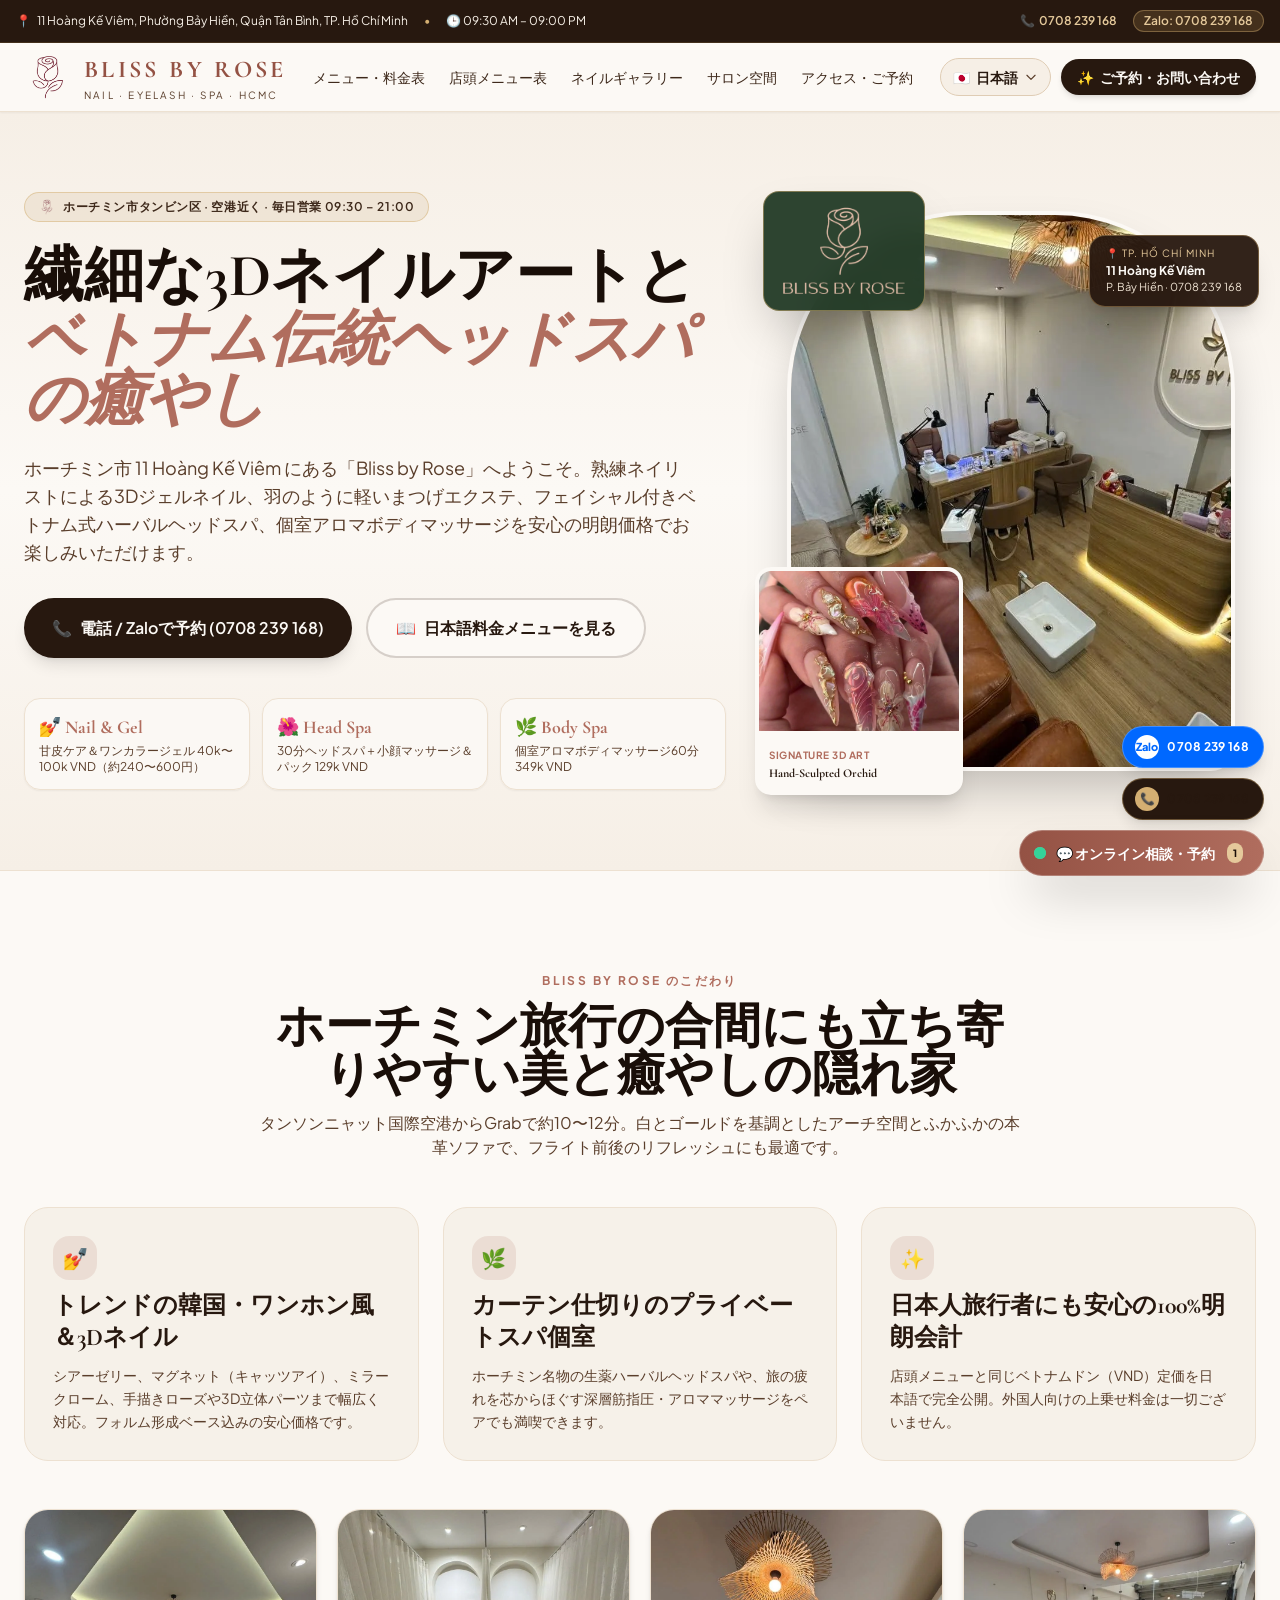
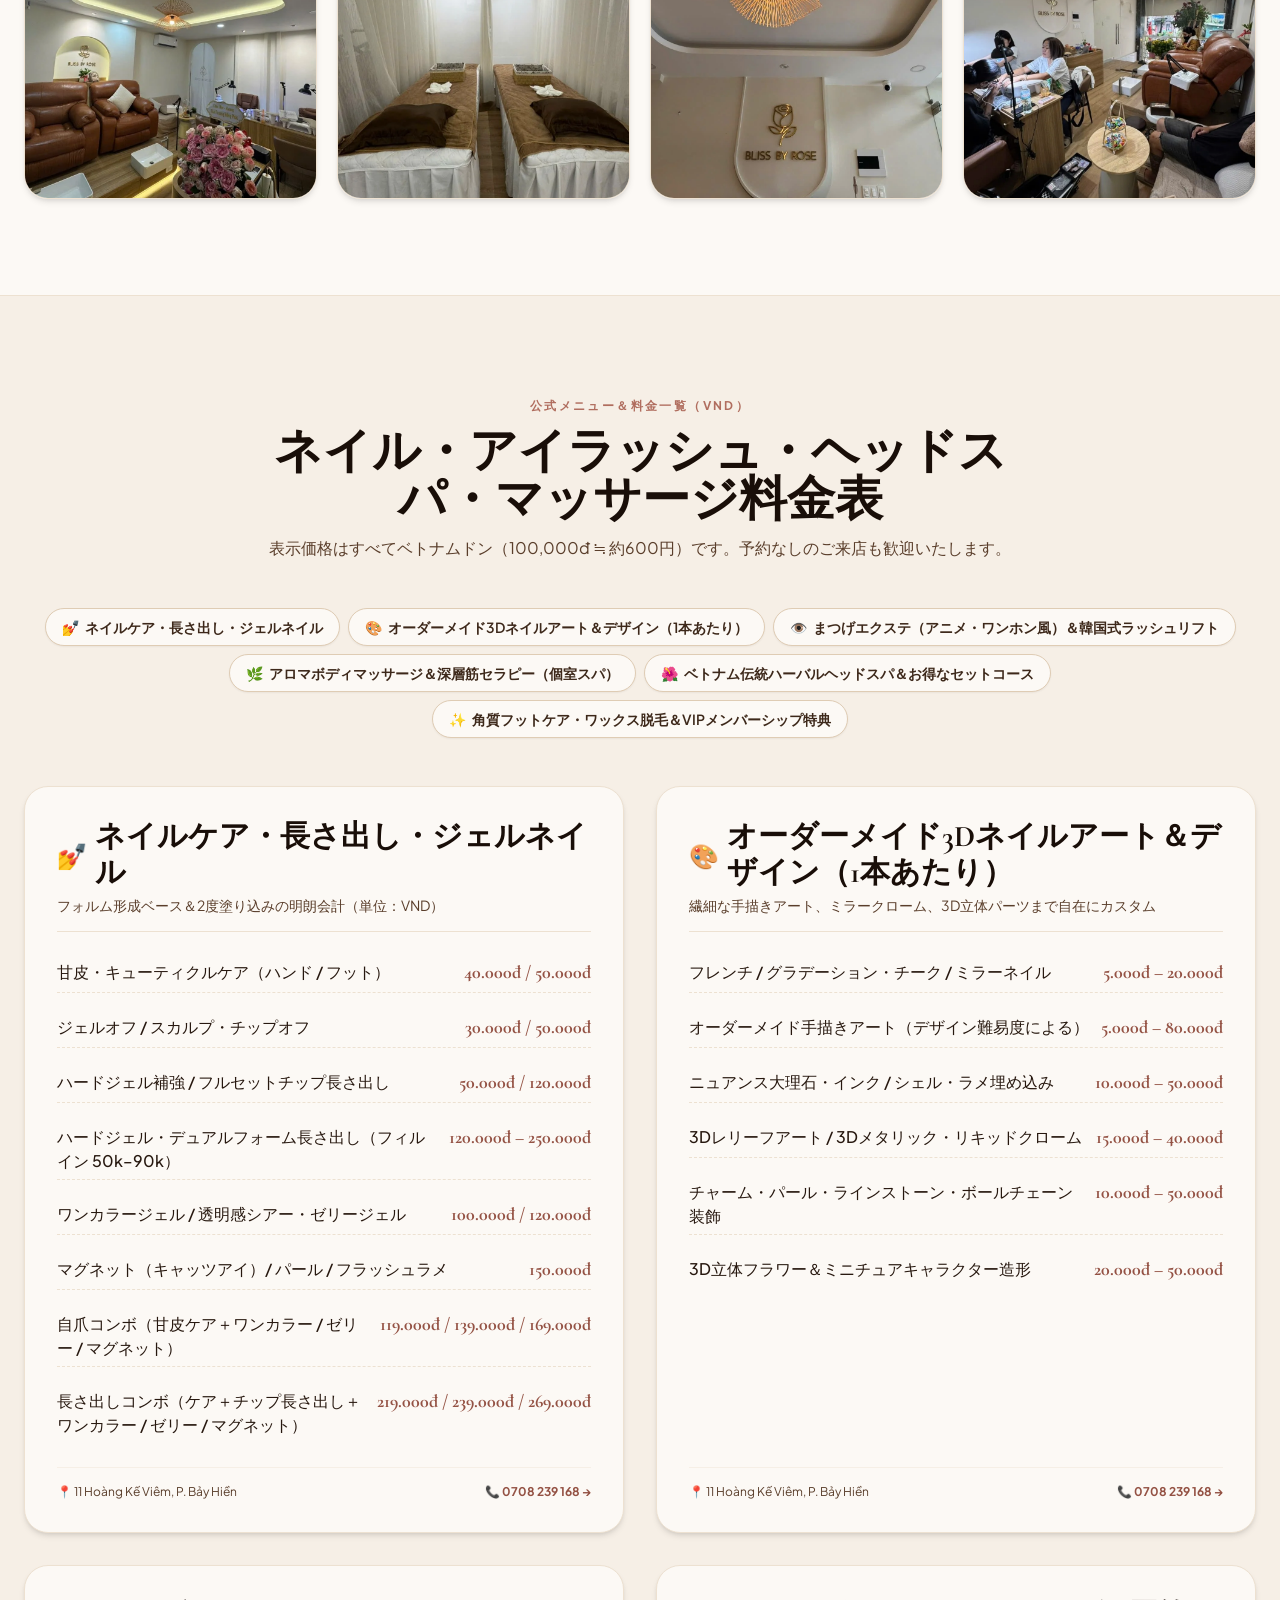
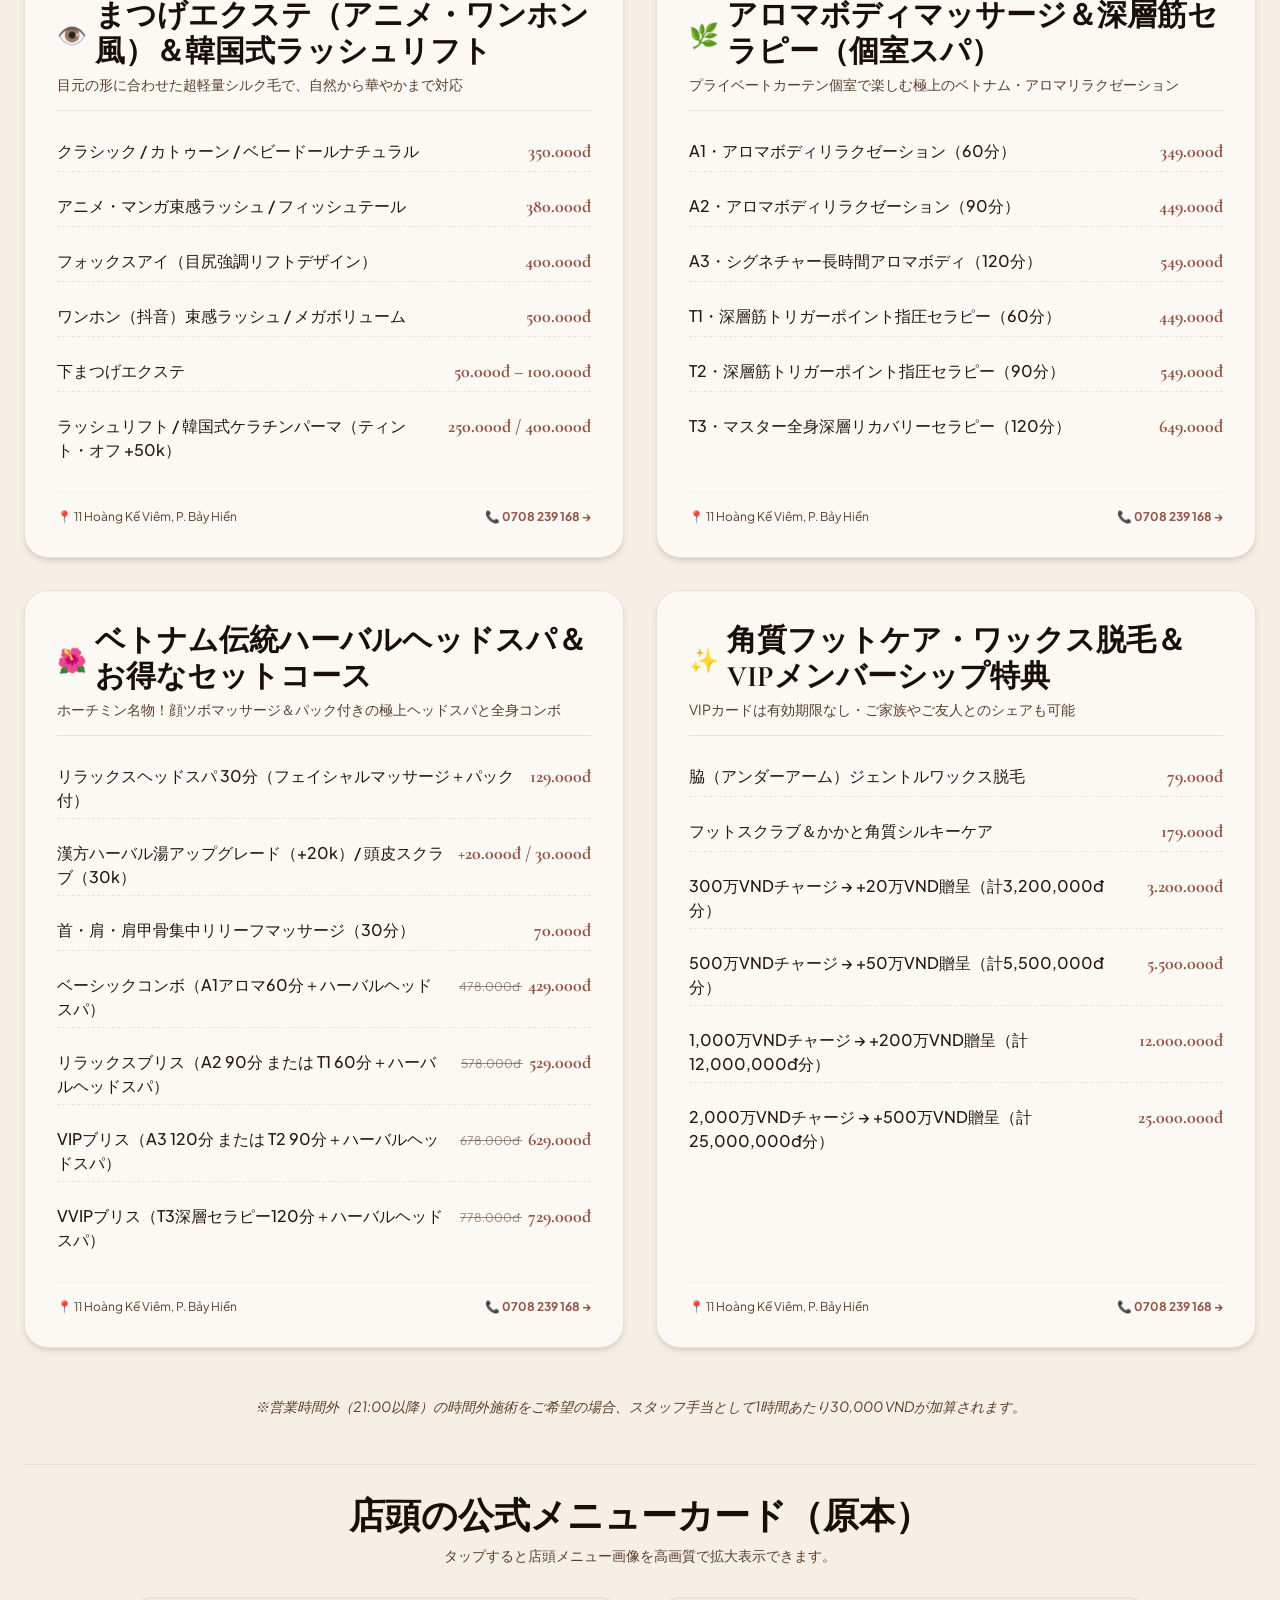
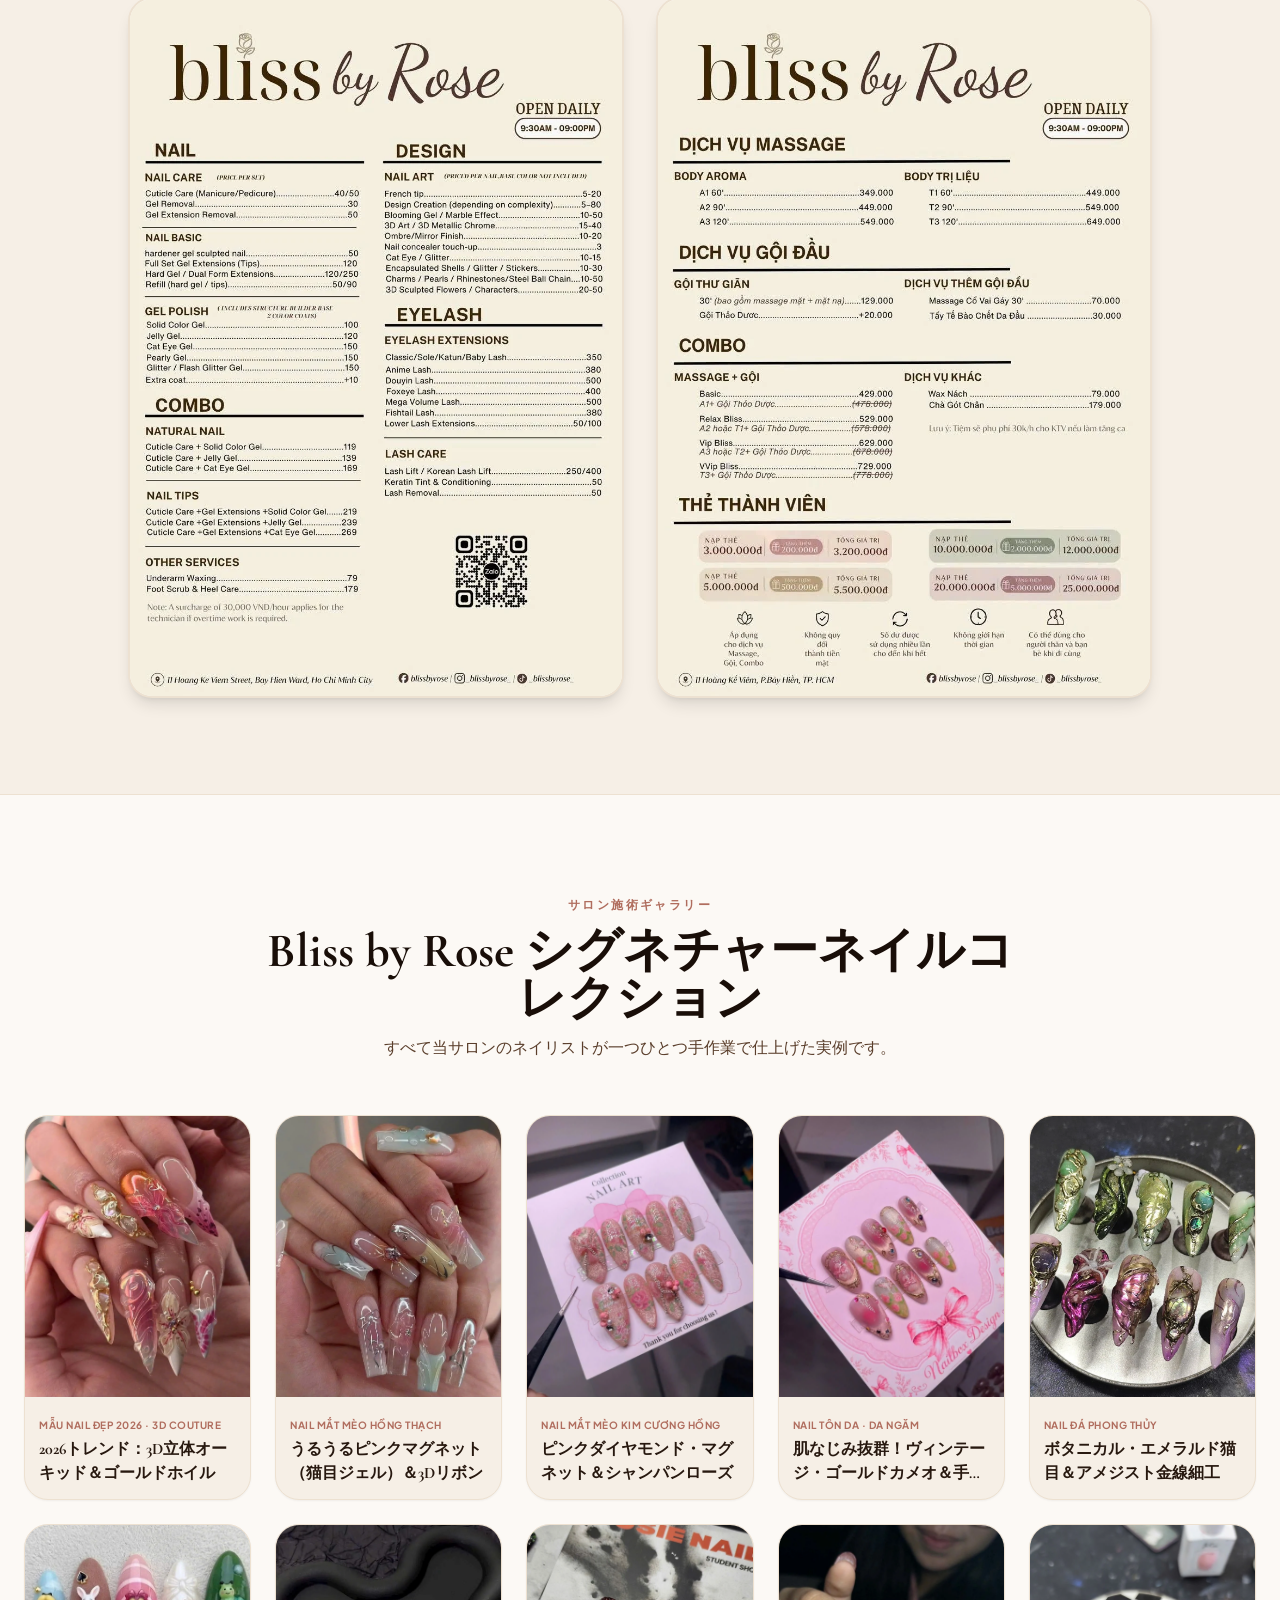
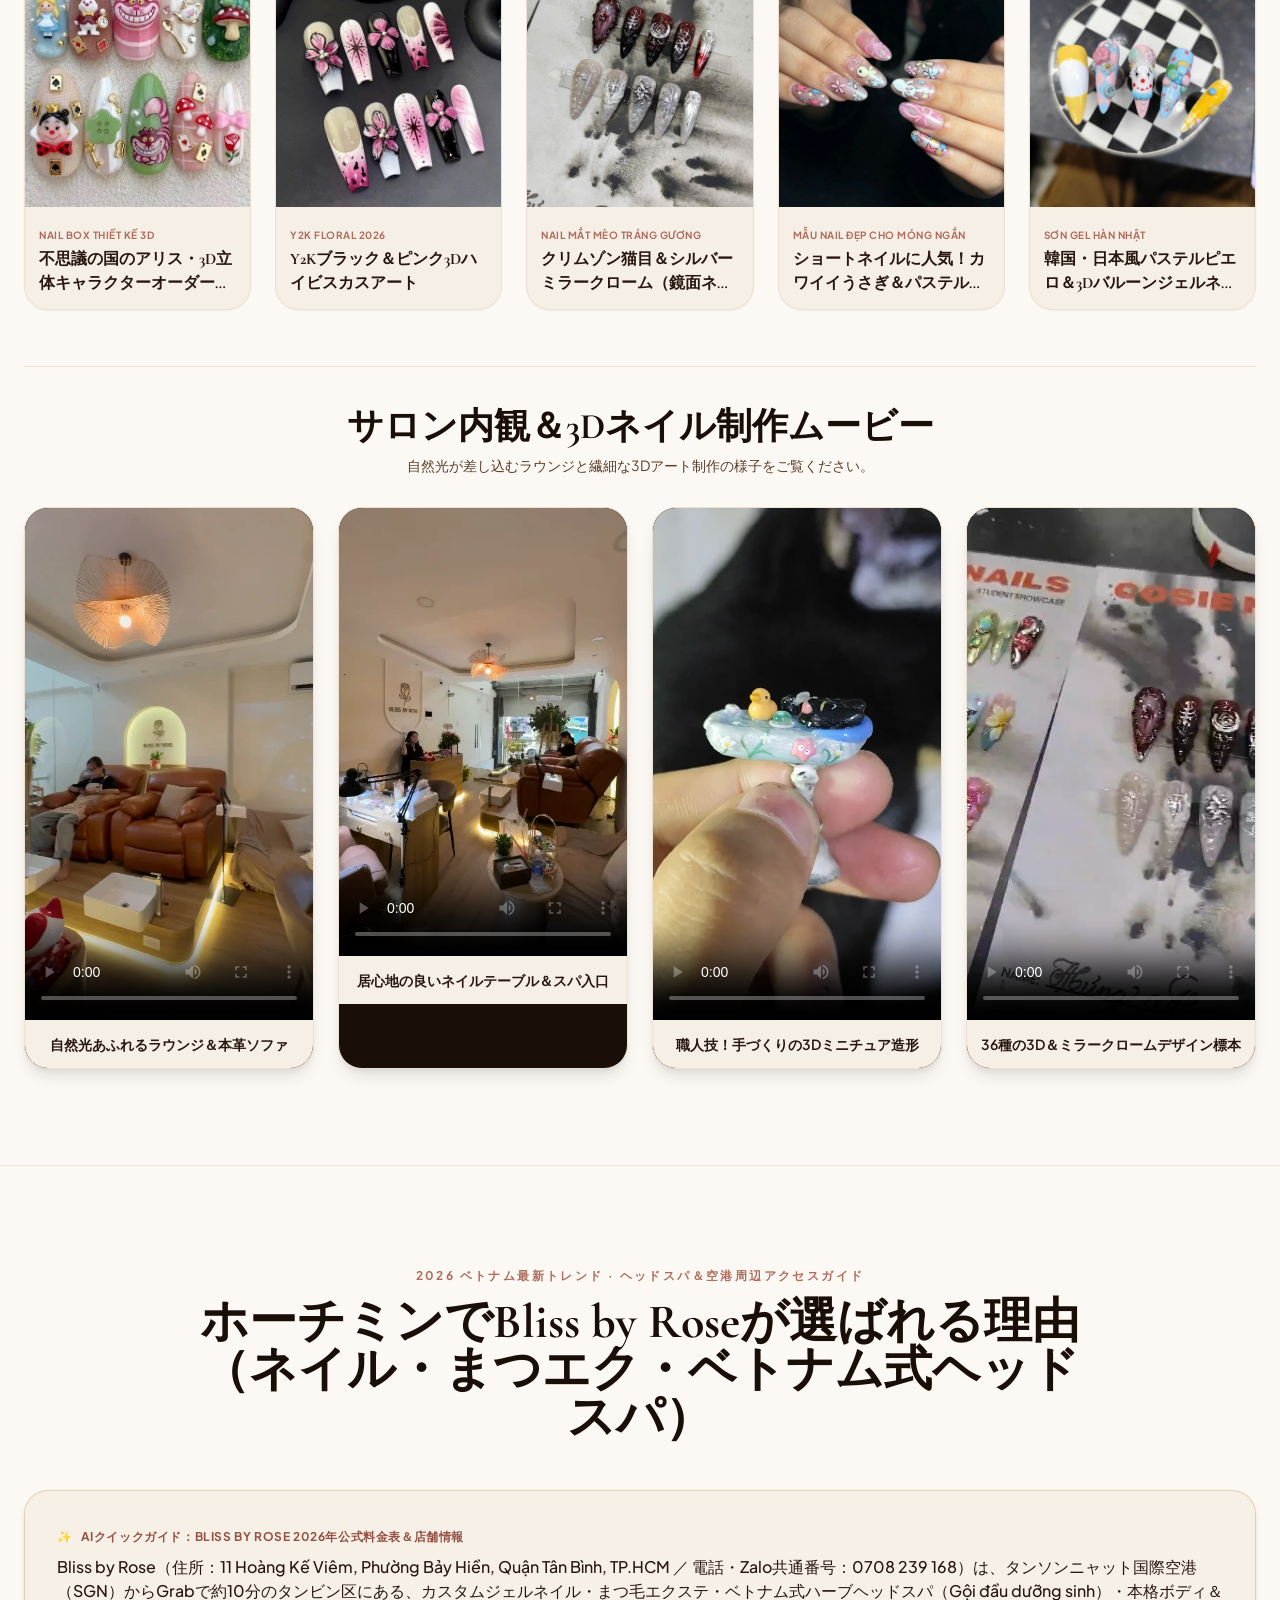
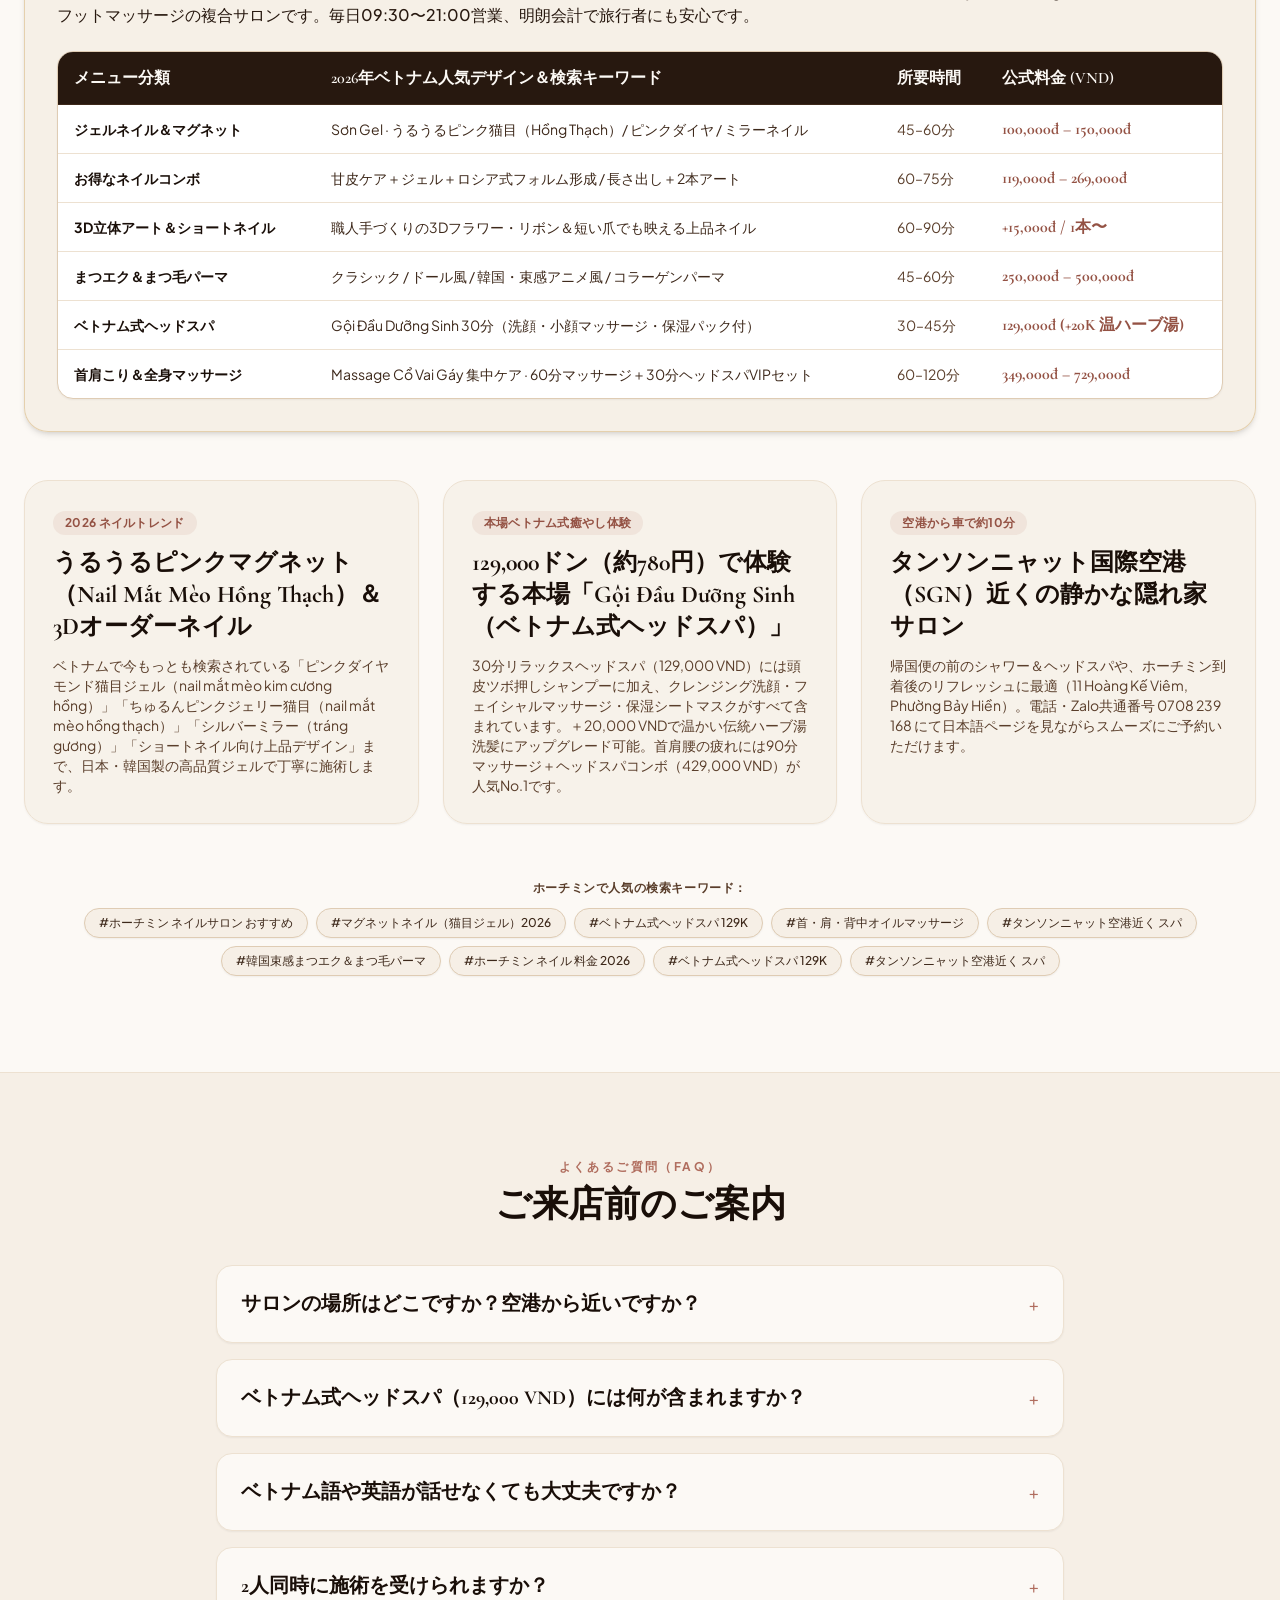
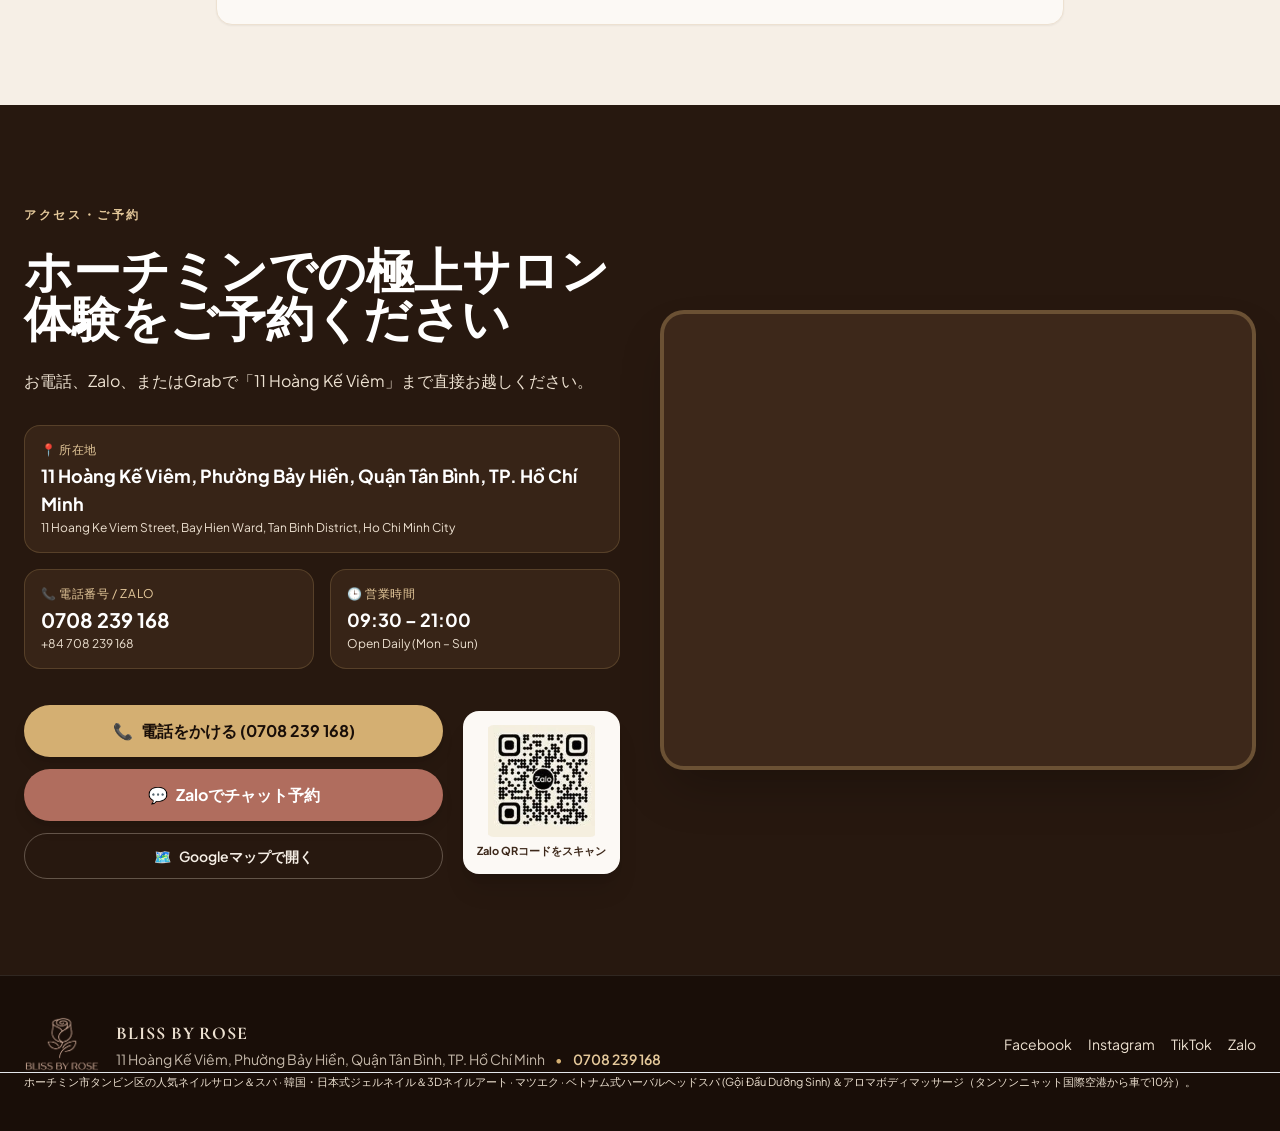
<file: ja/index.html>
<!DOCTYPE html><html lang="ja-JP" class="scroll-smooth"> <head><meta charset="UTF-8"><meta name="viewport" content="width=device-width, initial-scale=1.0"><title>Bliss by Rose（ブリス・バイ・ローズ）— ホーチミンの人気ネイルサロン・ベトナム式ヘッドスパ・マツエク＆アロママッサージ（タンソンニャット空港近く）</title><meta name="description" content="ホーチミン市タンビン区（タンソンニャット国際空港から車で約10分）の人気ネイル＆スパサロン Bliss by Rose（11 Hoang Ke Viem）。3Dジェルネイル、マグネットネイル、韓国風マツエク、名物ベトナム式ハーバルヘッドスパ（129k VND）、アロマボディ＆肩こりマッサージを明朗会計でご提供。毎日9:30〜21:00営業。電話/Zalo: 0708 239 168。"><meta name="keywords" content="ホーチミン ネイルサロン おすすめ, ホーチミン ネイル 安い, ホーチミン ヘッドスパ おすすめ, ベトナム式シャンプー ホーチミン, タンソンニャット空港近く マッサージ ネイル, ベトナム マグネットネイル, ホーチミン まつエク, ホーチミン マッサージ おすすめ, tiệm nail đẹp tân bình, gội đầu dưỡng sinh tân bình, mẫu nail mắt mèo đẹp 2026, bliss by rose 11 hoàng kế viêm"><meta name="robots" content="index, follow, max-image-preview:large, max-snippet:-1, max-video-preview:-1"><!-- Local GEO Meta Tags for Ho Chi Minh City / Tan Binh District --><meta name="geo.region" content="VN-SG"><meta name="geo.placename" content="11 Hoàng Kế Viêm, Phường Bảy Hiền, Quận Tân Bình, TP. Hồ Chí Minh"><meta name="geo.position" content="10.7977407;106.6500737"><meta name="ICBM" content="10.7977407, 106.6500737"><!-- AI / LLM Knowledge Base Discovery (GEO / AIO) --><link rel="alternate" type="text/plain" href="/llms.txt" title="Bliss by Rose AI Summary (llms.txt)"><link rel="alternate" type="text/plain" href="/llms-full.txt" title="Bliss by Rose Full AI Knowledge Base (llms-full.txt)"><link rel="canonical" href="https://blissbyrose.com/ja/"><link rel="icon" type="image/png" href="/favicon.png"><link rel="apple-touch-icon" href="/favicon.png"><!-- Hreflang SEO tags for all 8 languages + x-default --><link rel="alternate" hreflang="x-default" href="https://blissbyrose.com/"><link rel="alternate" hreflang="en" href="https://blissbyrose.com/en/"><link rel="alternate" hreflang="vi-VN" href="https://blissbyrose.com/vi/"><link rel="alternate" hreflang="fr-FR" href="https://blissbyrose.com/fr/"><link rel="alternate" hreflang="zh-Hans" href="https://blissbyrose.com/zh-cn/"><link rel="alternate" hreflang="zh-Hant" href="https://blissbyrose.com/zh-tw/"><link rel="alternate" hreflang="ja-JP" href="https://blissbyrose.com/ja/"><link rel="alternate" hreflang="ko-KR" href="https://blissbyrose.com/ko/"><link rel="alternate" hreflang="ru-RU" href="https://blissbyrose.com/ru/"><!-- Open Graph / Social --><meta property="og:type" content="website"><meta property="og:site_name" content="Bliss by Rose — Nail · Eyelash · Head Spa · Massage HCMC"><meta property="og:title" content="Bliss by Rose（ブリス・バイ・ローズ）— ホーチミンの人気ネイルサロン・ベトナム式ヘッドスパ・マツエク＆アロママッサージ（タンソンニャット空港近く）"><meta property="og:description" content="ホーチミン市タンビン区（タンソンニャット国際空港から車で約10分）の人気ネイル＆スパサロン Bliss by Rose（11 Hoang Ke Viem）。3Dジェルネイル、マグネットネイル、韓国風マツエク、名物ベトナム式ハーバルヘッドスパ（129k VND）、アロマボディ＆肩こりマッサージを明朗会計でご提供。毎日9:30〜21:00営業。電話/Zalo: 0708 239 168。"><meta property="og:url" content="https://blissbyrose.com/ja/"><meta property="og:image" content="https://blissbyrose.com/images/salon-hero-lounge.webp"><meta name="twitter:card" content="summary_large_image"><meta name="theme-color" content="#F6EFE6"><!-- Google Fonts: Cormorant Garamond + Plus Jakarta Sans + Be Vietnam Pro --><link rel="preconnect" href="https://fonts.googleapis.com"><link rel="preconnect" href="https://fonts.gstatic.com" crossorigin><link href="https://fonts.googleapis.com/css2?family=Be+Vietnam+Pro:wght@400;500;600;700&family=Cormorant+Garamond:ital,wght@0,500;0,600;0,700;1,600&family=Great+Vibes&family=Plus+Jakarta+Sans:wght@400;500;600;700&display=swap" rel="stylesheet"><script type="application/ld+json">[{"@context":"https://schema.org","@type":["NailSalon","DaySpa","HealthAndBeautyBusiness"],"@id":"https://blissbyrose.com/#salon","name":"Bliss by Rose","alternateName":["Bliss by Rose Nail Eyelash Spa","Tiệm Nail Gội Đầu Dưỡng Sinh Bliss by Rose Tân Bình","Tiệm Nail Đẹp Tân Bình Bliss by Rose","Spa Massage Trị Liệu Cổ Vai Gáy & Gội Đầu Thảo Dược Bliss by Rose","Bliss by Rose Ho Chi Minh City"],"description":"Bliss by Rose（住所：11 Hoàng Kế Viêm, Phường Bảy Hiền, Quận Tân Bình, TP.HCM ／ 電話・Zalo共通番号：0708 239 168）は、タンソンニャット国際空港（SGN）からGrabで約10分のタンビン区にある、カスタムジェルネイル・まつ毛エクステ・ベトナム式ハーブヘッドスパ（Gội đầu dưỡng sinh）・本格ボディ＆フットマッサージの複合サロンです。毎日09:30〜21:00営業、明朗会計で旅行者にも安心です。","url":"https://blissbyrose.com/ja/","logo":"https://blissbyrose.com/images/logo-gold-transparent.png","image":["https://blissbyrose.com/images/logo-gold-transparent.png","https://blissbyrose.com/images/salon-hero-lounge.webp","https://blissbyrose.com/images/salon-massage-suite.webp","https://blissbyrose.com/images/nail-3d-orchid-gold.webp"],"telephone":"+84 708 239 168","priceRange":"40,000 VND - 729,000 VND","currenciesAccepted":"VND, USD","paymentAccepted":"Cash, Bank Transfer, VietQR, ZaloPay, MoMo, Credit Card","knowsLanguage":["vi","en","fr","ru","zh-CN","zh-TW","ja","ko"],"address":{"@type":"PostalAddress","streetAddress":"11 Hoàng Kế Viêm, Phường Bảy Hiền","addressLocality":"Quận Tân Bình","addressRegion":"TP. Hồ Chí Minh","postalCode":"700000","addressCountry":"VN"},"geo":{"@type":"GeoCoordinates","latitude":10.7977407,"longitude":106.6500737},"hasMap":"https://maps.google.com/?cid=12816747167592102415","areaServed":[{"@type":"Place","name":"Phường Bảy Hiền, Quận Tân Bình, TP. Hồ Chí Minh"},{"@type":"Place","name":"Khu K300 Cộng Hòa, Hoàng Hoa Thám, Nguyễn Trọng Tuyển, Bàu Cát, Quận Tân Bình"},{"@type":"Place","name":"Sân bay Quốc tế Tân Sơn Nhất (Tan Son Nhat International Airport SGN)"},{"@type":"AdministrativeArea","name":"Quận Tân Bình, Quận Phú Nhuận, Quận Tân Phú, Quận 3, Quận 1, Quận 10, TP.HCM"},{"@type":"City","name":"Ho Chi Minh City (Sài Gòn)"}],"hasOfferCatalog":{"@type":"OfferCatalog","name":"Bliss by Rose 2026 Nail, Eyelash, Head Spa & Massage Menu","itemListElement":[{"@type":"OfferCatalog","name":"ネイルケア・長さ出し・ジェルネイル","itemListElement":[{"@type":"Offer","itemOffered":{"@type":"Service","name":"甘皮・キューティクルケア（ハンド / フット）"},"priceSpecification":{"@type":"PriceSpecification","price":"40000","minPrice":"40000","maxPrice":"50000","priceCurrency":"VND"}},{"@type":"Offer","itemOffered":{"@type":"Service","name":"ジェルオフ / スカルプ・チップオフ"},"priceSpecification":{"@type":"PriceSpecification","price":"30000","minPrice":"30000","maxPrice":"50000","priceCurrency":"VND"}},{"@type":"Offer","itemOffered":{"@type":"Service","name":"ハードジェル補強 / フルセットチップ長さ出し"},"priceSpecification":{"@type":"PriceSpecification","price":"50000","minPrice":"50000","maxPrice":"120000","priceCurrency":"VND"}},{"@type":"Offer","itemOffered":{"@type":"Service","name":"ハードジェル・デュアルフォーム長さ出し（フィルイン 50k–90k）"},"priceSpecification":{"@type":"PriceSpecification","price":"120000","minPrice":"120000","maxPrice":"250000","priceCurrency":"VND"}},{"@type":"Offer","itemOffered":{"@type":"Service","name":"ワンカラージェル / 透明感シアー・ゼリージェル"},"priceSpecification":{"@type":"PriceSpecification","price":"100000","minPrice":"100000","maxPrice":"120000","priceCurrency":"VND"}}]},{"@type":"OfferCatalog","name":"オーダーメイド3Dネイルアート＆デザイン（1本あたり）","itemListElement":[{"@type":"Offer","itemOffered":{"@type":"Service","name":"フレンチ / グラデーション・チーク / ミラーネイル"},"priceSpecification":{"@type":"PriceSpecification","price":"5000","minPrice":"5000","maxPrice":"20000","priceCurrency":"VND"}},{"@type":"Offer","itemOffered":{"@type":"Service","name":"オーダーメイド手描きアート（デザイン難易度による）"},"priceSpecification":{"@type":"PriceSpecification","price":"5000","minPrice":"5000","maxPrice":"80000","priceCurrency":"VND"}},{"@type":"Offer","itemOffered":{"@type":"Service","name":"ニュアンス大理石・インク / シェル・ラメ埋め込み"},"priceSpecification":{"@type":"PriceSpecification","price":"10000","minPrice":"10000","maxPrice":"50000","priceCurrency":"VND"}},{"@type":"Offer","itemOffered":{"@type":"Service","name":"3Dレリーフアート / 3Dメタリック・リキッドクローム"},"priceSpecification":{"@type":"PriceSpecification","price":"15000","minPrice":"15000","maxPrice":"40000","priceCurrency":"VND"}},{"@type":"Offer","itemOffered":{"@type":"Service","name":"チャーム・パール・ラインストーン・ボールチェーン装飾"},"priceSpecification":{"@type":"PriceSpecification","price":"10000","minPrice":"10000","maxPrice":"50000","priceCurrency":"VND"}}]},{"@type":"OfferCatalog","name":"まつげエクステ（アニメ・ワンホン風）＆韓国式ラッシュリフト","itemListElement":[{"@type":"Offer","itemOffered":{"@type":"Service","name":"クラシック / カトゥーン / ベビードールナチュラル"},"priceSpecification":{"@type":"PriceSpecification","price":"350000","priceCurrency":"VND"}},{"@type":"Offer","itemOffered":{"@type":"Service","name":"アニメ・マンガ束感ラッシュ / フィッシュテール"},"priceSpecification":{"@type":"PriceSpecification","price":"380000","priceCurrency":"VND"}},{"@type":"Offer","itemOffered":{"@type":"Service","name":"フォックスアイ（目尻強調リフトデザイン）"},"priceSpecification":{"@type":"PriceSpecification","price":"400000","priceCurrency":"VND"}},{"@type":"Offer","itemOffered":{"@type":"Service","name":"ワンホン（抖音）束感ラッシュ / メガボリューム"},"priceSpecification":{"@type":"PriceSpecification","price":"500000","priceCurrency":"VND"}},{"@type":"Offer","itemOffered":{"@type":"Service","name":"下まつげエクステ"},"priceSpecification":{"@type":"PriceSpecification","price":"50000","minPrice":"50000","maxPrice":"100000","priceCurrency":"VND"}}]},{"@type":"OfferCatalog","name":"アロマボディマッサージ＆深層筋セラピー（個室スパ）","itemListElement":[{"@type":"Offer","itemOffered":{"@type":"Service","name":"A1・アロマボディリラクゼーション（60分）"},"priceSpecification":{"@type":"PriceSpecification","price":"349000","priceCurrency":"VND"}},{"@type":"Offer","itemOffered":{"@type":"Service","name":"A2・アロマボディリラクゼーション（90分）"},"priceSpecification":{"@type":"PriceSpecification","price":"449000","priceCurrency":"VND"}},{"@type":"Offer","itemOffered":{"@type":"Service","name":"A3・シグネチャー長時間アロマボディ（120分）"},"priceSpecification":{"@type":"PriceSpecification","price":"549000","priceCurrency":"VND"}},{"@type":"Offer","itemOffered":{"@type":"Service","name":"T1・深層筋トリガーポイント指圧セラピー（60分）"},"priceSpecification":{"@type":"PriceSpecification","price":"449000","priceCurrency":"VND"}},{"@type":"Offer","itemOffered":{"@type":"Service","name":"T2・深層筋トリガーポイント指圧セラピー（90分）"},"priceSpecification":{"@type":"PriceSpecification","price":"549000","priceCurrency":"VND"}}]},{"@type":"OfferCatalog","name":"ベトナム伝統ハーバルヘッドスパ＆お得なセットコース","itemListElement":[{"@type":"Offer","itemOffered":{"@type":"Service","name":"リラックスヘッドスパ 30分（フェイシャルマッサージ＋パック付）"},"priceSpecification":{"@type":"PriceSpecification","price":"129000","priceCurrency":"VND"}},{"@type":"Offer","itemOffered":{"@type":"Service","name":"漢方ハーバル湯アップグレード（+20k）/ 頭皮スクラブ（30k）"},"priceSpecification":{"@type":"PriceSpecification","price":"20000","minPrice":"20000","maxPrice":"30000","priceCurrency":"VND"}},{"@type":"Offer","itemOffered":{"@type":"Service","name":"首・肩・肩甲骨集中リリーフマッサージ（30分）"},"priceSpecification":{"@type":"PriceSpecification","price":"70000","priceCurrency":"VND"}},{"@type":"Offer","itemOffered":{"@type":"Service","name":"ベーシックコンボ（A1アロマ60分＋ハーバルヘッドスパ）"},"priceSpecification":{"@type":"PriceSpecification","price":"429000","priceCurrency":"VND"}},{"@type":"Offer","itemOffered":{"@type":"Service","name":"リラックスブリス（A2 90分 または T1 60分＋ハーバルヘッドスパ）"},"priceSpecification":{"@type":"PriceSpecification","price":"529000","priceCurrency":"VND"}}]},{"@type":"OfferCatalog","name":"角質フットケア・ワックス脱毛＆VIPメンバーシップ特典","itemListElement":[{"@type":"Offer","itemOffered":{"@type":"Service","name":"脇（アンダーアーム）ジェントルワックス脱毛"},"priceSpecification":{"@type":"PriceSpecification","price":"79000","priceCurrency":"VND"}},{"@type":"Offer","itemOffered":{"@type":"Service","name":"フットスクラブ＆かかと角質シルキーケア"},"priceSpecification":{"@type":"PriceSpecification","price":"179000","priceCurrency":"VND"}},{"@type":"Offer","itemOffered":{"@type":"Service","name":"300万VNDチャージ → +20万VND贈呈（計3,200,000đ分）"},"priceSpecification":{"@type":"PriceSpecification","price":"3200000","priceCurrency":"VND"}},{"@type":"Offer","itemOffered":{"@type":"Service","name":"500万VNDチャージ → +50万VND贈呈（計5,500,000đ分）"},"priceSpecification":{"@type":"PriceSpecification","price":"5500000","priceCurrency":"VND"}},{"@type":"Offer","itemOffered":{"@type":"Service","name":"1,000万VNDチャージ → +200万VND贈呈（計12,000,000đ分）"},"priceSpecification":{"@type":"PriceSpecification","price":"12000000","priceCurrency":"VND"}}]}]},"openingHoursSpecification":[{"@type":"OpeningHoursSpecification","dayOfWeek":["Monday","Tuesday","Wednesday","Thursday","Friday","Saturday","Sunday"],"opens":"09:30","closes":"21:00"}],"sameAs":["https://maps.google.com/?cid=12816747167592102415","https://www.facebook.com/blissbyrose","https://www.instagram.com/_blissbyrose_","https://www.tiktok.com/@_blissbyrose_","https://zalo.me/0708239168"]},{"@context":"https://schema.org","@type":"FAQPage","mainEntity":[{"@type":"Question","name":"サロンの場所はどこですか？空港から近いですか？","acceptedAnswer":{"@type":"Answer","text":"住所は「11 Hoàng Kế Viêm, Phường Bảy Hiền, Quận Tân Bình, TP.HCM」です。タンソンニャット国際空港（SGN）からGrabタクシーで約10〜12分と非常に近く、ご到着直後や帰国便の前のヘッドスパ＆マッサージにも大変便利です。"}},{"@type":"Question","name":"ベトナム式ヘッドスパ（129,000 VND）には何が含まれますか？","acceptedAnswer":{"@type":"Answer","text":"30分のリラックスヘッドスパ（129,000 VND ≒ 約780円）には、丁寧なシャンプー、頭皮ツボ押し、フェイシャルマッサージ、保湿シートマスクが含まれています。＋20,000 VNDで温かい漢方ハーブ湯洗浄にアップグレード可能です。"}},{"@type":"Question","name":"ベトナム語や英語が話せなくても大丈夫ですか？","acceptedAnswer":{"@type":"Answer","text":"はい、ご安心ください！この日本語ページのメニュー画面をスタッフに見せて指差しでご注文いただけます。また、ご希望のネイル写真を見せていただければ同じデザインを再現いたします。"}},{"@type":"Question","name":"2人同時に施術を受けられますか？","acceptedAnswer":{"@type":"Answer","text":"はい！ペディキュア用リクライニングソファ2台、ネイルテーブル複数席、カーテン付きのペアマッサージベッドがございますので、カップルやご友人同士でご一緒にお過ごしいただけます。"}}]},{"@context":"https://schema.org","@type":"BreadcrumbList","itemListElement":[{"@type":"ListItem","position":1,"name":"Bliss by Rose HCMC","item":"https://blissbyrose.com/"},{"@type":"ListItem","position":2,"name":"日本語","item":"https://blissbyrose.com/ja/"}]}]</script><link rel="stylesheet" href="/_astro/SalonPage.D-Pp4vTo.css"></head> <body class="bg-ivory-50 text-espresso-900 font-sans antialiased selection:bg-champagne-300 selection:text-espresso-950 pb-20 md:pb-0"> <!-- Top Info Bar --> <div class="bg-espresso-900 text-ivory-100 text-xs py-2.5 px-4 border-b border-champagne-500/20"> <div class="max-w-7xl mx-auto flex flex-wrap items-center justify-between gap-2"> <div class="flex flex-wrap items-center gap-x-4 gap-y-1"> <a href="https://maps.google.com/?cid=12816747167592102415" target="_blank" rel="noopener" class="hover:text-champagne-300 transition flex items-center gap-1.5"> <span>📍</span> <span>11 Hoàng Kế Viêm, Phường Bảy Hiền, Quận Tân Bình, TP. Hồ Chí Minh</span> </a> <span class="hidden sm:inline text-champagne-400">•</span> <span class="hidden sm:inline">🕒 09:30 AM – 09:00 PM</span> </div> <div class="flex items-center gap-4 ml-auto"> <a href="tel:+84708239168" class="font-semibold text-champagne-300 hover:text-white transition flex items-center gap-1"> <span>📞</span> <span>0708 239 168</span> </a> <a href="https://zalo.me/0708239168" target="_blank" rel="noopener" class="px-2.5 py-0.5 rounded-full bg-champagne-500/20 border border-champagne-400/40 text-champagne-300 hover:bg-champagne-500 hover:text-espresso-950 font-semibold transition">
Zalo: 0708 239 168 </a> </div> </div> </div> <!-- Sticky Navigation Header --> <header class="sticky top-0 z-40 bg-ivory-50/95 backdrop-blur-md border-b border-ivory-200 shadow-sm"> <div class="max-w-7xl mx-auto px-4 sm:px-6 py-2.5 flex items-center justify-between gap-3"> <!-- Official Transparent Brand Logo --> <a href="/ja/" class="flex items-center gap-3 group shrink-0"> <img src="/images/logo-rose-icon-rosewood.webp" alt="Bliss by Rose Official Emblem" width="48" height="48" class="w-11 h-11 sm:w-12 sm:h-12 object-contain group-hover:scale-105 transition duration-300"> <div class="leading-none"> <span class="font-serif text-xl sm:text-2xl font-bold tracking-[0.14em] uppercase text-rosewood-600 block">
BLISS BY ROSE
</span> <span class="block text-[10px] uppercase tracking-[0.22em] text-espresso-700 mt-1">
Nail · Eyelash · Spa · HCMC
</span> </div> </a> <!-- Desktop Nav Links --> <nav class="hidden lg:flex items-center gap-6 text-sm font-medium text-espresso-800"> <a href="#services" class="hover:text-rosewood-500 transition">メニュー・料金表</a> <a href="#menu-cards" class="hover:text-rosewood-500 transition">店頭メニュー表</a> <a href="#gallery" class="hover:text-rosewood-500 transition">ネイルギャラリー</a> <a href="#space" class="hover:text-rosewood-500 transition">サロン空間</a> <a href="#location" class="hover:text-rosewood-500 transition">アクセス・ご予約</a> </nav> <!-- Language Switcher + CTA --> <div class="flex items-center gap-2.5"> <div class="relative group"> <button type="button" aria-label="Select Language" class="inline-flex items-center gap-1.5 px-3 py-2 rounded-full bg-ivory-100 hover:bg-ivory-200 border border-ivory-300 text-xs sm:text-sm font-semibold text-espresso-900 transition"> <span>🇯🇵</span> <span>日本語</span> <svg class="w-3.5 h-3.5 text-espresso-700" fill="none" stroke="currentColor" viewBox="0 0 24 24"> <path stroke-linecap="round" stroke-linejoin="round" stroke-width="2" d="M19 9l-7 7-7-7"></path> </svg> </button> <div class="invisible opacity-0 group-hover:visible group-hover:opacity-100 focus-within:visible focus-within:opacity-100 transition-all duration-150 absolute right-0 mt-1.5 w-44 rounded-2xl bg-ivory-50 border border-ivory-200 shadow-xl py-1.5 z-50"> <a href="/en/" onclick="try{localStorage.setItem('bliss_lang','en')}catch(e){}" class="flex items-center justify-between px-3.5 py-2 text-xs sm:text-sm hover:bg-ivory-100 transition text-espresso-800"> <span class="flex items-center gap-2"> <span>🇬🇧</span> <span>English</span> </span>  </a><a href="/vi/" onclick="try{localStorage.setItem('bliss_lang','vi')}catch(e){}" class="flex items-center justify-between px-3.5 py-2 text-xs sm:text-sm hover:bg-ivory-100 transition text-espresso-800"> <span class="flex items-center gap-2"> <span>🇻🇳</span> <span>Tiếng Việt</span> </span>  </a><a href="/fr/" onclick="try{localStorage.setItem('bliss_lang','fr')}catch(e){}" class="flex items-center justify-between px-3.5 py-2 text-xs sm:text-sm hover:bg-ivory-100 transition text-espresso-800"> <span class="flex items-center gap-2"> <span>🇫🇷</span> <span>Français</span> </span>  </a><a href="/zh-cn/" onclick="try{localStorage.setItem('bliss_lang','zh-cn')}catch(e){}" class="flex items-center justify-between px-3.5 py-2 text-xs sm:text-sm hover:bg-ivory-100 transition text-espresso-800"> <span class="flex items-center gap-2"> <span>🇨🇳</span> <span>简体中文</span> </span>  </a><a href="/zh-tw/" onclick="try{localStorage.setItem('bliss_lang','zh-tw')}catch(e){}" class="flex items-center justify-between px-3.5 py-2 text-xs sm:text-sm hover:bg-ivory-100 transition text-espresso-800"> <span class="flex items-center gap-2"> <span>🇹🇼</span> <span>繁體中文</span> </span>  </a><a href="/ja/" onclick="try{localStorage.setItem('bliss_lang','ja')}catch(e){}" class="flex items-center justify-between px-3.5 py-2 text-xs sm:text-sm hover:bg-ivory-100 transition font-bold text-rosewood-600 bg-ivory-100/70"> <span class="flex items-center gap-2"> <span>🇯🇵</span> <span>日本語</span> </span> <span class="text-champagne-600">✓</span> </a><a href="/ko/" onclick="try{localStorage.setItem('bliss_lang','ko')}catch(e){}" class="flex items-center justify-between px-3.5 py-2 text-xs sm:text-sm hover:bg-ivory-100 transition text-espresso-800"> <span class="flex items-center gap-2"> <span>🇰🇷</span> <span>한국어</span> </span>  </a><a href="/ru/" onclick="try{localStorage.setItem('bliss_lang','ru')}catch(e){}" class="flex items-center justify-between px-3.5 py-2 text-xs sm:text-sm hover:bg-ivory-100 transition text-espresso-800"> <span class="flex items-center gap-2"> <span>🇷🇺</span> <span>Русский</span> </span>  </a> </div> </div> <a href="#location" class="hidden sm:inline-flex items-center gap-1.5 px-4 py-2 rounded-full bg-espresso-900 hover:bg-rosewood-600 text-ivory-50 text-xs sm:text-sm font-semibold shadow-md transition"> <span>✨</span> <span>ご予約・お問い合わせ</span> </a> </div> </div> <!-- Quick 7-Language Bar for Mobile --> <div class="flex lg:hidden items-center gap-1.5 overflow-x-auto px-4 py-1.5 bg-ivory-100/80 border-t border-ivory-200 text-xs no-scrollbar"> <a href="/en/" onclick="try{localStorage.setItem('bliss_lang','en')}catch(e){}" class="shrink-0 px-2.5 py-1 rounded-full border transition bg-ivory-50 text-espresso-800 border-ivory-300"> 🇬🇧 English </a><a href="/vi/" onclick="try{localStorage.setItem('bliss_lang','vi')}catch(e){}" class="shrink-0 px-2.5 py-1 rounded-full border transition bg-ivory-50 text-espresso-800 border-ivory-300"> 🇻🇳 Tiếng Việt </a><a href="/fr/" onclick="try{localStorage.setItem('bliss_lang','fr')}catch(e){}" class="shrink-0 px-2.5 py-1 rounded-full border transition bg-ivory-50 text-espresso-800 border-ivory-300"> 🇫🇷 Français </a><a href="/zh-cn/" onclick="try{localStorage.setItem('bliss_lang','zh-cn')}catch(e){}" class="shrink-0 px-2.5 py-1 rounded-full border transition bg-ivory-50 text-espresso-800 border-ivory-300"> 🇨🇳 简体中文 </a><a href="/zh-tw/" onclick="try{localStorage.setItem('bliss_lang','zh-tw')}catch(e){}" class="shrink-0 px-2.5 py-1 rounded-full border transition bg-ivory-50 text-espresso-800 border-ivory-300"> 🇹🇼 繁體中文 </a><a href="/ja/" onclick="try{localStorage.setItem('bliss_lang','ja')}catch(e){}" class="shrink-0 px-2.5 py-1 rounded-full border transition bg-espresso-900 text-ivory-50 border-espresso-900 font-semibold"> 🇯🇵 日本語 </a><a href="/ko/" onclick="try{localStorage.setItem('bliss_lang','ko')}catch(e){}" class="shrink-0 px-2.5 py-1 rounded-full border transition bg-ivory-50 text-espresso-800 border-ivory-300"> 🇰🇷 한국어 </a><a href="/ru/" onclick="try{localStorage.setItem('bliss_lang','ru')}catch(e){}" class="shrink-0 px-2.5 py-1 rounded-full border transition bg-ivory-50 text-espresso-800 border-ivory-300"> 🇷🇺 Русский </a> </div> </header> <main> <!-- Hero Section (Revaya Spa & Wellness Arched Editorial Layout) --> <section class="relative overflow-hidden py-12 sm:py-20 bg-gradient-to-b from-ivory-100 via-ivory-50 to-ivory-100"> <div class="max-w-7xl mx-auto px-4 sm:px-6 grid grid-cols-1 lg:grid-cols-12 gap-10 items-center"> <!-- Left 7 Cols --> <div class="lg:col-span-7 space-y-6 text-left"> <div class="inline-flex items-center gap-2 px-3.5 py-1.5 rounded-full bg-ivory-200/80 border border-champagne-400/50 text-[11px] sm:text-xs font-semibold tracking-wider uppercase text-espresso-800"> <img src="/images/logo-rose-icon-rosewood.webp" alt="" width="18" height="18" class="w-4 h-4 object-contain"> <span>ホーチミン市タンビン区 · 空港近く · 毎日営業 09:30 – 21:00</span> </div> <h1 class="font-serif text-4xl sm:text-5xl lg:text-6xl font-bold text-espresso-950 leading-[1.12]"> <span class="block">繊細な3Dネイルアートと</span> <span class="block text-rosewood-500 italic font-semibold mt-1"> ベトナム伝統ヘッドスパの癒やし </span> </h1> <p class="text-base sm:text-lg text-espresso-700 leading-relaxed max-w-2xl"> ホーチミン市 11 Hoàng Kế Viêm にある「Bliss by Rose」へようこそ。熟練ネイリストによる3Dジェルネイル、羽のように軽いまつげエクステ、フェイシャル付きベトナム式ハーバルヘッドスパ、個室アロマボディマッサージを安心の明朗価格でお楽しみいただけます。 </p> <!-- Hero CTAs --> <div class="flex flex-col sm:flex-row gap-3.5 pt-2"> <a href="tel:+84708239168" class="inline-flex items-center justify-center gap-2 px-7 py-4 rounded-full bg-espresso-900 hover:bg-rosewood-600 text-ivory-50 font-semibold text-sm sm:text-base shadow-lg transition"> <span>📞</span> <span>電話 / Zaloで予約 (0708 239 168)</span> </a> <a href="#services" class="inline-flex items-center justify-center gap-2 px-7 py-4 rounded-full bg-ivory-50 hover:bg-ivory-200 text-espresso-900 border-2 border-espresso-800/20 font-semibold text-sm sm:text-base transition"> <span>📖</span> <span>日本語料金メニューを見る</span> </a> </div> <!-- 3 Highlight Price Pills --> <div class="grid grid-cols-1 sm:grid-cols-3 gap-3 pt-4"> <div class="p-3.5 rounded-2xl bg-ivory-50/90 border border-ivory-200 shadow-sm"> <div class="text-rosewood-500 font-serif font-bold text-lg">💅 Nail & Gel</div> <div class="text-xs text-espresso-700 mt-0.5">甘皮ケア＆ワンカラージェル 40k〜100k VND（約240〜600円）</div> </div> <div class="p-3.5 rounded-2xl bg-ivory-50/90 border border-ivory-200 shadow-sm"> <div class="text-rosewood-500 font-serif font-bold text-lg">🌺 Head Spa</div> <div class="text-xs text-espresso-700 mt-0.5">30分ヘッドスパ＋小顔マッサージ＆パック 129k VND</div> </div> <div class="p-3.5 rounded-2xl bg-ivory-50/90 border border-ivory-200 shadow-sm"> <div class="text-rosewood-500 font-serif font-bold text-lg">🌿 Body Spa</div> <div class="text-xs text-espresso-700 mt-0.5">個室アロマボディマッサージ60分 349k VND</div> </div> </div> </div> <!-- Right 5 Cols: Arched Salon & Nail Art Composition --> <div class="lg:col-span-5 relative"> <div class="relative mx-auto max-w-md"> <!-- Official Transparent Brand Crest Badge on Hero --> <div class="absolute -top-5 -left-3 sm:-left-6 z-10 px-4 py-3 rounded-2xl bg-[#223A26]/95 backdrop-blur-md border border-champagne-400/50 shadow-2xl"> <img src="/images/logo-gold-transparent.webp" alt="Bliss by Rose Official Logo" width="136" height="100" class="w-28 sm:w-32 h-auto object-contain"> </div> <!-- Main Arched Salon Photo matching real interior arch --> <div class="rounded-t-[180px] rounded-b-3xl overflow-hidden border-4 border-ivory-50 shadow-2xl bg-ivory-200 aspect-[4/5]"> <img src="/images/salon-hero-lounge.webp" alt="Bliss by Rose Salon Interior at 11 Hoang Ke Viem, Ho Chi Minh City" width="960" height="1200" loading="eager" class="w-full h-full object-cover"> </div> <!-- Floating Nail Art Card --> <div class="absolute -bottom-6 -left-4 sm:-left-8 w-44 sm:w-52 rounded-2xl overflow-hidden border-4 border-ivory-50 shadow-xl bg-ivory-50"> <img src="/images/nail-3d-orchid-gold.webp" alt="3D Sculpted Orchid Nail Art at Bliss by Rose" width="400" height="480" loading="eager" class="w-full h-36 sm:h-40 object-cover"> <div class="p-2.5 bg-ivory-50 text-left"> <span class="text-[10px] uppercase tracking-wider font-bold text-rosewood-500">Signature 3D Art</span> <p class="text-xs font-serif font-bold text-espresso-900 truncate">Hand-Sculpted Orchid</p> </div> </div> <!-- Floating Location Badge --> <a href="https://maps.google.com/?cid=12816747167592102415" target="_blank" rel="noopener" class="absolute top-6 -right-3 sm:-right-6 px-4 py-2.5 rounded-2xl bg-espresso-900/95 text-ivory-50 shadow-xl border border-champagne-400/40 text-left hover:scale-105 transition"> <div class="text-[10px] uppercase tracking-widest text-champagne-300">📍 TP. HỒ CHÍ MINH</div> <div class="text-xs font-bold mt-0.5">11 Hoàng Kế Viêm</div> <div class="text-[11px] text-ivory-200">P. Bảy Hiền · 0708 239 168</div> </a> </div> </div> </div> </section> <!-- The Sanctuary / Space Section --> <section id="space" class="py-16 sm:py-24 bg-ivory-50 border-t border-ivory-200"> <div class="max-w-7xl mx-auto px-4 sm:px-6 space-y-12"> <div class="text-center max-w-3xl mx-auto space-y-3"> <span class="text-xs font-bold uppercase tracking-[0.2em] text-rosewood-500"> BLISS BY ROSE のこだわり </span> <h2 class="font-serif text-3xl sm:text-5xl font-bold text-espresso-950"> ホーチミン旅行の合間にも立ち寄りやすい美と癒やしの隠れ家 </h2> <p class="text-sm sm:text-base text-espresso-700 leading-relaxed"> タンソンニャット国際空港からGrabで約10〜12分。白とゴールドを基調としたアーチ空間とふかふかの本革ソファで、フライト前後のリフレッシュにも最適です。 </p> </div> <!-- 3 Feature Pillars --> <div class="grid grid-cols-1 md:grid-cols-3 gap-6"> <div class="p-7 rounded-3xl bg-ivory-100/80 border border-ivory-200 space-y-2.5"> <div class="w-11 h-11 rounded-2xl bg-rosewood-500/15 text-rosewood-600 flex items-center justify-center text-xl">
💅
</div> <h3 class="font-serif text-2xl font-bold text-espresso-900">トレンドの韓国・ワンホン風＆3Dネイル</h3> <p class="text-sm text-espresso-700 leading-relaxed">シアーゼリー、マグネット（キャッツアイ）、ミラークローム、手描きローズや3D立体パーツまで幅広く対応。フォルム形成ベース込みの安心価格です。</p> </div> <div class="p-7 rounded-3xl bg-ivory-100/80 border border-ivory-200 space-y-2.5"> <div class="w-11 h-11 rounded-2xl bg-rosewood-500/15 text-rosewood-600 flex items-center justify-center text-xl">
🌿
</div> <h3 class="font-serif text-2xl font-bold text-espresso-900">カーテン仕切りのプライベートスパ個室</h3> <p class="text-sm text-espresso-700 leading-relaxed">ホーチミン名物の生薬ハーバルヘッドスパや、旅の疲れを芯からほぐす深層筋指圧・アロママッサージをペアでも満喫できます。</p> </div> <div class="p-7 rounded-3xl bg-ivory-100/80 border border-ivory-200 space-y-2.5"> <div class="w-11 h-11 rounded-2xl bg-rosewood-500/15 text-rosewood-600 flex items-center justify-center text-xl">
✨
</div> <h3 class="font-serif text-2xl font-bold text-espresso-900">日本人旅行者にも安心の100%明朗会計</h3> <p class="text-sm text-espresso-700 leading-relaxed">店頭メニューと同じベトナムドン（VND）定価を日本語で完全公開。外国人向けの上乗せ料金は一切ございません。</p> </div> </div> <!-- 4 Real Interior Photos Grid --> <div class="grid grid-cols-1 sm:grid-cols-2 lg:grid-cols-4 gap-5"> <div class="rounded-3xl overflow-hidden border border-ivory-200 shadow-md group"> <img src="/images/salon-interior-wide.webp" alt="Bliss by Rose Lounge & Leather Reclining Pedicure Chairs" loading="lazy" class="w-full h-72 object-cover group-hover:scale-105 transition duration-500"> </div> <div class="rounded-3xl overflow-hidden border border-ivory-200 shadow-md group"> <img src="/images/salon-massage-suite.webp" alt="Bliss by Rose Private Curtained Twin Massage & Head Spa Room" loading="lazy" class="w-full h-72 object-cover group-hover:scale-105 transition duration-500"> </div> <div class="rounded-3xl overflow-hidden border border-ivory-200 shadow-md group"> <img src="/images/salon-brand-arch.webp" alt="Bliss by Rose Gold Rose Emblem & Bamboo Chandelier" loading="lazy" class="w-full h-72 object-cover group-hover:scale-105 transition duration-500"> </div> <div class="rounded-3xl overflow-hidden border border-ivory-200 shadow-md group"> <img src="/images/salon-live-service.webp" alt="Nail Technicians Serving Guests at Bliss by Rose Ho Chi Minh City" loading="lazy" class="w-full h-72 object-cover group-hover:scale-105 transition duration-500"> </div> </div> </div> </section> <!-- Full 6-Category Service & Price Menu --> <section id="services" class="py-16 sm:py-24 bg-ivory-100 border-t border-ivory-200"> <div class="max-w-7xl mx-auto px-4 sm:px-6 space-y-12"> <div class="text-center max-w-3xl mx-auto space-y-3"> <span class="text-xs font-bold uppercase tracking-[0.2em] text-rosewood-500"> 公式メニュー＆料金一覧（VND） </span> <h2 class="font-serif text-3xl sm:text-5xl font-bold text-espresso-950"> ネイル・アイラッシュ・ヘッドスパ・マッサージ料金表 </h2> <p class="text-sm sm:text-base text-espresso-700"> 表示価格はすべてベトナムドン（100,000đ ≒ 約600円）です。予約なしのご来店も歓迎いたします。 </p> </div> <!-- Category Quick Jump Pills --> <div class="flex flex-wrap items-center justify-center gap-2"> <a href="#cat-nail-gel" class="px-4 py-2 rounded-full bg-ivory-50 hover:bg-espresso-900 hover:text-ivory-50 border border-ivory-300 text-xs sm:text-sm font-semibold text-espresso-800 transition shadow-sm"> <span>💅</span> <span class="ml-1">ネイルケア・長さ出し・ジェルネイル</span> </a><a href="#cat-nail-art" class="px-4 py-2 rounded-full bg-ivory-50 hover:bg-espresso-900 hover:text-ivory-50 border border-ivory-300 text-xs sm:text-sm font-semibold text-espresso-800 transition shadow-sm"> <span>🎨</span> <span class="ml-1">オーダーメイド3Dネイルアート＆デザイン（1本あたり）</span> </a><a href="#cat-eyelash" class="px-4 py-2 rounded-full bg-ivory-50 hover:bg-espresso-900 hover:text-ivory-50 border border-ivory-300 text-xs sm:text-sm font-semibold text-espresso-800 transition shadow-sm"> <span>👁️</span> <span class="ml-1">まつげエクステ（アニメ・ワンホン風）＆韓国式ラッシュリフト</span> </a><a href="#cat-massage-spa" class="px-4 py-2 rounded-full bg-ivory-50 hover:bg-espresso-900 hover:text-ivory-50 border border-ivory-300 text-xs sm:text-sm font-semibold text-espresso-800 transition shadow-sm"> <span>🌿</span> <span class="ml-1">アロマボディマッサージ＆深層筋セラピー（個室スパ）</span> </a><a href="#cat-head-spa-combo" class="px-4 py-2 rounded-full bg-ivory-50 hover:bg-espresso-900 hover:text-ivory-50 border border-ivory-300 text-xs sm:text-sm font-semibold text-espresso-800 transition shadow-sm"> <span>🌺</span> <span class="ml-1">ベトナム伝統ハーバルヘッドスパ＆お得なセットコース</span> </a><a href="#cat-waxing-foot-vip" class="px-4 py-2 rounded-full bg-ivory-50 hover:bg-espresso-900 hover:text-ivory-50 border border-ivory-300 text-xs sm:text-sm font-semibold text-espresso-800 transition shadow-sm"> <span>✨</span> <span class="ml-1">角質フットケア・ワックス脱毛＆VIPメンバーシップ特典</span> </a> </div> <!-- 6 Category Menu Cards Grid --> <div class="grid grid-cols-1 lg:grid-cols-2 gap-8"> <div id="cat-nail-gel" class="scroll-mt-28 rounded-3xl bg-ivory-50 p-6 sm:p-8 border border-ivory-200 shadow-md flex flex-col justify-between"> <div> <div class="flex items-start justify-between gap-3 pb-4 mb-5 border-b border-ivory-200"> <div> <div class="flex items-center gap-2"> <span class="text-2xl">💅</span> <h3 class="font-serif text-2xl sm:text-3xl font-bold text-espresso-950"> ネイルケア・長さ出し・ジェルネイル </h3> </div> <p class="text-xs sm:text-sm text-espresso-700 mt-1"> フォルム形成ベース＆2度塗り込みの明朗会計（単位：VND） </p> </div> </div> <div class="space-y-3.5"> <div class="flex items-baseline justify-between gap-3 py-1.5 border-b border-dashed border-ivory-200 last:border-none"> <div class="text-sm sm:text-base font-medium text-espresso-900"> 甘皮・キューティクルケア（ハンド / フット） </div> <div class="shrink-0 text-right">  <span class="font-serif text-base sm:text-lg font-bold text-rosewood-600"> 40.000đ / 50.000đ </span> </div> </div><div class="flex items-baseline justify-between gap-3 py-1.5 border-b border-dashed border-ivory-200 last:border-none"> <div class="text-sm sm:text-base font-medium text-espresso-900"> ジェルオフ / スカルプ・チップオフ </div> <div class="shrink-0 text-right">  <span class="font-serif text-base sm:text-lg font-bold text-rosewood-600"> 30.000đ / 50.000đ </span> </div> </div><div class="flex items-baseline justify-between gap-3 py-1.5 border-b border-dashed border-ivory-200 last:border-none"> <div class="text-sm sm:text-base font-medium text-espresso-900"> ハードジェル補強 / フルセットチップ長さ出し </div> <div class="shrink-0 text-right">  <span class="font-serif text-base sm:text-lg font-bold text-rosewood-600"> 50.000đ / 120.000đ </span> </div> </div><div class="flex items-baseline justify-between gap-3 py-1.5 border-b border-dashed border-ivory-200 last:border-none"> <div class="text-sm sm:text-base font-medium text-espresso-900"> ハードジェル・デュアルフォーム長さ出し（フィルイン 50k–90k） </div> <div class="shrink-0 text-right">  <span class="font-serif text-base sm:text-lg font-bold text-rosewood-600"> 120.000đ – 250.000đ </span> </div> </div><div class="flex items-baseline justify-between gap-3 py-1.5 border-b border-dashed border-ivory-200 last:border-none"> <div class="text-sm sm:text-base font-medium text-espresso-900"> ワンカラージェル / 透明感シアー・ゼリージェル </div> <div class="shrink-0 text-right">  <span class="font-serif text-base sm:text-lg font-bold text-rosewood-600"> 100.000đ / 120.000đ </span> </div> </div><div class="flex items-baseline justify-between gap-3 py-1.5 border-b border-dashed border-ivory-200 last:border-none"> <div class="text-sm sm:text-base font-medium text-espresso-900"> マグネット（キャッツアイ）/ パール / フラッシュラメ </div> <div class="shrink-0 text-right">  <span class="font-serif text-base sm:text-lg font-bold text-rosewood-600"> 150.000đ </span> </div> </div><div class="flex items-baseline justify-between gap-3 py-1.5 border-b border-dashed border-ivory-200 last:border-none"> <div class="text-sm sm:text-base font-medium text-espresso-900"> 自爪コンボ（甘皮ケア＋ワンカラー / ゼリー / マグネット） </div> <div class="shrink-0 text-right">  <span class="font-serif text-base sm:text-lg font-bold text-rosewood-600"> 119.000đ / 139.000đ / 169.000đ </span> </div> </div><div class="flex items-baseline justify-between gap-3 py-1.5 border-b border-dashed border-ivory-200 last:border-none"> <div class="text-sm sm:text-base font-medium text-espresso-900"> 長さ出しコンボ（ケア＋チップ長さ出し＋ワンカラー / ゼリー / マグネット） </div> <div class="shrink-0 text-right">  <span class="font-serif text-base sm:text-lg font-bold text-rosewood-600"> 219.000đ / 239.000đ / 269.000đ </span> </div> </div> </div> </div> <div class="mt-6 pt-4 border-t border-ivory-100 flex items-center justify-between text-xs text-espresso-700"> <span>📍 11 Hoàng Kế Viêm, P. Bảy Hiền</span> <a href="tel:+84708239168" class="font-bold text-rosewood-600 hover:underline">
📞 0708 239 168 →
</a> </div> </div><div id="cat-nail-art" class="scroll-mt-28 rounded-3xl bg-ivory-50 p-6 sm:p-8 border border-ivory-200 shadow-md flex flex-col justify-between"> <div> <div class="flex items-start justify-between gap-3 pb-4 mb-5 border-b border-ivory-200"> <div> <div class="flex items-center gap-2"> <span class="text-2xl">🎨</span> <h3 class="font-serif text-2xl sm:text-3xl font-bold text-espresso-950"> オーダーメイド3Dネイルアート＆デザイン（1本あたり） </h3> </div> <p class="text-xs sm:text-sm text-espresso-700 mt-1"> 繊細な手描きアート、ミラークローム、3D立体パーツまで自在にカスタム </p> </div> </div> <div class="space-y-3.5"> <div class="flex items-baseline justify-between gap-3 py-1.5 border-b border-dashed border-ivory-200 last:border-none"> <div class="text-sm sm:text-base font-medium text-espresso-900"> フレンチ / グラデーション・チーク / ミラーネイル </div> <div class="shrink-0 text-right">  <span class="font-serif text-base sm:text-lg font-bold text-rosewood-600"> 5.000đ – 20.000đ </span> </div> </div><div class="flex items-baseline justify-between gap-3 py-1.5 border-b border-dashed border-ivory-200 last:border-none"> <div class="text-sm sm:text-base font-medium text-espresso-900"> オーダーメイド手描きアート（デザイン難易度による） </div> <div class="shrink-0 text-right">  <span class="font-serif text-base sm:text-lg font-bold text-rosewood-600"> 5.000đ – 80.000đ </span> </div> </div><div class="flex items-baseline justify-between gap-3 py-1.5 border-b border-dashed border-ivory-200 last:border-none"> <div class="text-sm sm:text-base font-medium text-espresso-900"> ニュアンス大理石・インク / シェル・ラメ埋め込み </div> <div class="shrink-0 text-right">  <span class="font-serif text-base sm:text-lg font-bold text-rosewood-600"> 10.000đ – 50.000đ </span> </div> </div><div class="flex items-baseline justify-between gap-3 py-1.5 border-b border-dashed border-ivory-200 last:border-none"> <div class="text-sm sm:text-base font-medium text-espresso-900"> 3Dレリーフアート / 3Dメタリック・リキッドクローム </div> <div class="shrink-0 text-right">  <span class="font-serif text-base sm:text-lg font-bold text-rosewood-600"> 15.000đ – 40.000đ </span> </div> </div><div class="flex items-baseline justify-between gap-3 py-1.5 border-b border-dashed border-ivory-200 last:border-none"> <div class="text-sm sm:text-base font-medium text-espresso-900"> チャーム・パール・ラインストーン・ボールチェーン装飾 </div> <div class="shrink-0 text-right">  <span class="font-serif text-base sm:text-lg font-bold text-rosewood-600"> 10.000đ – 50.000đ </span> </div> </div><div class="flex items-baseline justify-between gap-3 py-1.5 border-b border-dashed border-ivory-200 last:border-none"> <div class="text-sm sm:text-base font-medium text-espresso-900"> 3D立体フラワー＆ミニチュアキャラクター造形 </div> <div class="shrink-0 text-right">  <span class="font-serif text-base sm:text-lg font-bold text-rosewood-600"> 20.000đ – 50.000đ </span> </div> </div> </div> </div> <div class="mt-6 pt-4 border-t border-ivory-100 flex items-center justify-between text-xs text-espresso-700"> <span>📍 11 Hoàng Kế Viêm, P. Bảy Hiền</span> <a href="tel:+84708239168" class="font-bold text-rosewood-600 hover:underline">
📞 0708 239 168 →
</a> </div> </div><div id="cat-eyelash" class="scroll-mt-28 rounded-3xl bg-ivory-50 p-6 sm:p-8 border border-ivory-200 shadow-md flex flex-col justify-between"> <div> <div class="flex items-start justify-between gap-3 pb-4 mb-5 border-b border-ivory-200"> <div> <div class="flex items-center gap-2"> <span class="text-2xl">👁️</span> <h3 class="font-serif text-2xl sm:text-3xl font-bold text-espresso-950"> まつげエクステ（アニメ・ワンホン風）＆韓国式ラッシュリフト </h3> </div> <p class="text-xs sm:text-sm text-espresso-700 mt-1"> 目元の形に合わせた超軽量シルク毛で、自然から華やかまで対応 </p> </div> </div> <div class="space-y-3.5"> <div class="flex items-baseline justify-between gap-3 py-1.5 border-b border-dashed border-ivory-200 last:border-none"> <div class="text-sm sm:text-base font-medium text-espresso-900"> クラシック / カトゥーン / ベビードールナチュラル </div> <div class="shrink-0 text-right">  <span class="font-serif text-base sm:text-lg font-bold text-rosewood-600"> 350.000đ </span> </div> </div><div class="flex items-baseline justify-between gap-3 py-1.5 border-b border-dashed border-ivory-200 last:border-none"> <div class="text-sm sm:text-base font-medium text-espresso-900"> アニメ・マンガ束感ラッシュ / フィッシュテール </div> <div class="shrink-0 text-right">  <span class="font-serif text-base sm:text-lg font-bold text-rosewood-600"> 380.000đ </span> </div> </div><div class="flex items-baseline justify-between gap-3 py-1.5 border-b border-dashed border-ivory-200 last:border-none"> <div class="text-sm sm:text-base font-medium text-espresso-900"> フォックスアイ（目尻強調リフトデザイン） </div> <div class="shrink-0 text-right">  <span class="font-serif text-base sm:text-lg font-bold text-rosewood-600"> 400.000đ </span> </div> </div><div class="flex items-baseline justify-between gap-3 py-1.5 border-b border-dashed border-ivory-200 last:border-none"> <div class="text-sm sm:text-base font-medium text-espresso-900"> ワンホン（抖音）束感ラッシュ / メガボリューム </div> <div class="shrink-0 text-right">  <span class="font-serif text-base sm:text-lg font-bold text-rosewood-600"> 500.000đ </span> </div> </div><div class="flex items-baseline justify-between gap-3 py-1.5 border-b border-dashed border-ivory-200 last:border-none"> <div class="text-sm sm:text-base font-medium text-espresso-900"> 下まつげエクステ </div> <div class="shrink-0 text-right">  <span class="font-serif text-base sm:text-lg font-bold text-rosewood-600"> 50.000đ – 100.000đ </span> </div> </div><div class="flex items-baseline justify-between gap-3 py-1.5 border-b border-dashed border-ivory-200 last:border-none"> <div class="text-sm sm:text-base font-medium text-espresso-900"> ラッシュリフト / 韓国式ケラチンパーマ（ティント・オフ +50k） </div> <div class="shrink-0 text-right">  <span class="font-serif text-base sm:text-lg font-bold text-rosewood-600"> 250.000đ / 400.000đ </span> </div> </div> </div> </div> <div class="mt-6 pt-4 border-t border-ivory-100 flex items-center justify-between text-xs text-espresso-700"> <span>📍 11 Hoàng Kế Viêm, P. Bảy Hiền</span> <a href="tel:+84708239168" class="font-bold text-rosewood-600 hover:underline">
📞 0708 239 168 →
</a> </div> </div><div id="cat-massage-spa" class="scroll-mt-28 rounded-3xl bg-ivory-50 p-6 sm:p-8 border border-ivory-200 shadow-md flex flex-col justify-between"> <div> <div class="flex items-start justify-between gap-3 pb-4 mb-5 border-b border-ivory-200"> <div> <div class="flex items-center gap-2"> <span class="text-2xl">🌿</span> <h3 class="font-serif text-2xl sm:text-3xl font-bold text-espresso-950"> アロマボディマッサージ＆深層筋セラピー（個室スパ） </h3> </div> <p class="text-xs sm:text-sm text-espresso-700 mt-1"> プライベートカーテン個室で楽しむ極上のベトナム・アロマリラクゼーション </p> </div> </div> <div class="space-y-3.5"> <div class="flex items-baseline justify-between gap-3 py-1.5 border-b border-dashed border-ivory-200 last:border-none"> <div class="text-sm sm:text-base font-medium text-espresso-900"> A1・アロマボディリラクゼーション（60分） </div> <div class="shrink-0 text-right">  <span class="font-serif text-base sm:text-lg font-bold text-rosewood-600"> 349.000đ </span> </div> </div><div class="flex items-baseline justify-between gap-3 py-1.5 border-b border-dashed border-ivory-200 last:border-none"> <div class="text-sm sm:text-base font-medium text-espresso-900"> A2・アロマボディリラクゼーション（90分） </div> <div class="shrink-0 text-right">  <span class="font-serif text-base sm:text-lg font-bold text-rosewood-600"> 449.000đ </span> </div> </div><div class="flex items-baseline justify-between gap-3 py-1.5 border-b border-dashed border-ivory-200 last:border-none"> <div class="text-sm sm:text-base font-medium text-espresso-900"> A3・シグネチャー長時間アロマボディ（120分） </div> <div class="shrink-0 text-right">  <span class="font-serif text-base sm:text-lg font-bold text-rosewood-600"> 549.000đ </span> </div> </div><div class="flex items-baseline justify-between gap-3 py-1.5 border-b border-dashed border-ivory-200 last:border-none"> <div class="text-sm sm:text-base font-medium text-espresso-900"> T1・深層筋トリガーポイント指圧セラピー（60分） </div> <div class="shrink-0 text-right">  <span class="font-serif text-base sm:text-lg font-bold text-rosewood-600"> 449.000đ </span> </div> </div><div class="flex items-baseline justify-between gap-3 py-1.5 border-b border-dashed border-ivory-200 last:border-none"> <div class="text-sm sm:text-base font-medium text-espresso-900"> T2・深層筋トリガーポイント指圧セラピー（90分） </div> <div class="shrink-0 text-right">  <span class="font-serif text-base sm:text-lg font-bold text-rosewood-600"> 549.000đ </span> </div> </div><div class="flex items-baseline justify-between gap-3 py-1.5 border-b border-dashed border-ivory-200 last:border-none"> <div class="text-sm sm:text-base font-medium text-espresso-900"> T3・マスター全身深層リカバリーセラピー（120分） </div> <div class="shrink-0 text-right">  <span class="font-serif text-base sm:text-lg font-bold text-rosewood-600"> 649.000đ </span> </div> </div> </div> </div> <div class="mt-6 pt-4 border-t border-ivory-100 flex items-center justify-between text-xs text-espresso-700"> <span>📍 11 Hoàng Kế Viêm, P. Bảy Hiền</span> <a href="tel:+84708239168" class="font-bold text-rosewood-600 hover:underline">
📞 0708 239 168 →
</a> </div> </div><div id="cat-head-spa-combo" class="scroll-mt-28 rounded-3xl bg-ivory-50 p-6 sm:p-8 border border-ivory-200 shadow-md flex flex-col justify-between"> <div> <div class="flex items-start justify-between gap-3 pb-4 mb-5 border-b border-ivory-200"> <div> <div class="flex items-center gap-2"> <span class="text-2xl">🌺</span> <h3 class="font-serif text-2xl sm:text-3xl font-bold text-espresso-950"> ベトナム伝統ハーバルヘッドスパ＆お得なセットコース </h3> </div> <p class="text-xs sm:text-sm text-espresso-700 mt-1"> ホーチミン名物！顔ツボマッサージ＆パック付きの極上ヘッドスパと全身コンボ </p> </div> </div> <div class="space-y-3.5"> <div class="flex items-baseline justify-between gap-3 py-1.5 border-b border-dashed border-ivory-200 last:border-none"> <div class="text-sm sm:text-base font-medium text-espresso-900"> リラックスヘッドスパ 30分（フェイシャルマッサージ＋パック付） </div> <div class="shrink-0 text-right">  <span class="font-serif text-base sm:text-lg font-bold text-rosewood-600"> 129.000đ </span> </div> </div><div class="flex items-baseline justify-between gap-3 py-1.5 border-b border-dashed border-ivory-200 last:border-none"> <div class="text-sm sm:text-base font-medium text-espresso-900"> 漢方ハーバル湯アップグレード（+20k）/ 頭皮スクラブ（30k） </div> <div class="shrink-0 text-right">  <span class="font-serif text-base sm:text-lg font-bold text-rosewood-600"> +20.000đ / 30.000đ </span> </div> </div><div class="flex items-baseline justify-between gap-3 py-1.5 border-b border-dashed border-ivory-200 last:border-none"> <div class="text-sm sm:text-base font-medium text-espresso-900"> 首・肩・肩甲骨集中リリーフマッサージ（30分） </div> <div class="shrink-0 text-right">  <span class="font-serif text-base sm:text-lg font-bold text-rosewood-600"> 70.000đ </span> </div> </div><div class="flex items-baseline justify-between gap-3 py-1.5 border-b border-dashed border-ivory-200 last:border-none"> <div class="text-sm sm:text-base font-medium text-espresso-900"> ベーシックコンボ（A1アロマ60分＋ハーバルヘッドスパ） </div> <div class="shrink-0 text-right"> <span class="text-xs text-espresso-700/60 line-through mr-1.5"> 478.000đ </span> <span class="font-serif text-base sm:text-lg font-bold text-rosewood-600"> 429.000đ </span> </div> </div><div class="flex items-baseline justify-between gap-3 py-1.5 border-b border-dashed border-ivory-200 last:border-none"> <div class="text-sm sm:text-base font-medium text-espresso-900"> リラックスブリス（A2 90分 または T1 60分＋ハーバルヘッドスパ） </div> <div class="shrink-0 text-right"> <span class="text-xs text-espresso-700/60 line-through mr-1.5"> 578.000đ </span> <span class="font-serif text-base sm:text-lg font-bold text-rosewood-600"> 529.000đ </span> </div> </div><div class="flex items-baseline justify-between gap-3 py-1.5 border-b border-dashed border-ivory-200 last:border-none"> <div class="text-sm sm:text-base font-medium text-espresso-900"> VIPブリス（A3 120分 または T2 90分＋ハーバルヘッドスパ） </div> <div class="shrink-0 text-right"> <span class="text-xs text-espresso-700/60 line-through mr-1.5"> 678.000đ </span> <span class="font-serif text-base sm:text-lg font-bold text-rosewood-600"> 629.000đ </span> </div> </div><div class="flex items-baseline justify-between gap-3 py-1.5 border-b border-dashed border-ivory-200 last:border-none"> <div class="text-sm sm:text-base font-medium text-espresso-900"> VVIPブリス（T3深層セラピー120分＋ハーバルヘッドスパ） </div> <div class="shrink-0 text-right"> <span class="text-xs text-espresso-700/60 line-through mr-1.5"> 778.000đ </span> <span class="font-serif text-base sm:text-lg font-bold text-rosewood-600"> 729.000đ </span> </div> </div> </div> </div> <div class="mt-6 pt-4 border-t border-ivory-100 flex items-center justify-between text-xs text-espresso-700"> <span>📍 11 Hoàng Kế Viêm, P. Bảy Hiền</span> <a href="tel:+84708239168" class="font-bold text-rosewood-600 hover:underline">
📞 0708 239 168 →
</a> </div> </div><div id="cat-waxing-foot-vip" class="scroll-mt-28 rounded-3xl bg-ivory-50 p-6 sm:p-8 border border-ivory-200 shadow-md flex flex-col justify-between"> <div> <div class="flex items-start justify-between gap-3 pb-4 mb-5 border-b border-ivory-200"> <div> <div class="flex items-center gap-2"> <span class="text-2xl">✨</span> <h3 class="font-serif text-2xl sm:text-3xl font-bold text-espresso-950"> 角質フットケア・ワックス脱毛＆VIPメンバーシップ特典 </h3> </div> <p class="text-xs sm:text-sm text-espresso-700 mt-1"> VIPカードは有効期限なし・ご家族やご友人とのシェアも可能 </p> </div> </div> <div class="space-y-3.5"> <div class="flex items-baseline justify-between gap-3 py-1.5 border-b border-dashed border-ivory-200 last:border-none"> <div class="text-sm sm:text-base font-medium text-espresso-900"> 脇（アンダーアーム）ジェントルワックス脱毛 </div> <div class="shrink-0 text-right">  <span class="font-serif text-base sm:text-lg font-bold text-rosewood-600"> 79.000đ </span> </div> </div><div class="flex items-baseline justify-between gap-3 py-1.5 border-b border-dashed border-ivory-200 last:border-none"> <div class="text-sm sm:text-base font-medium text-espresso-900"> フットスクラブ＆かかと角質シルキーケア </div> <div class="shrink-0 text-right">  <span class="font-serif text-base sm:text-lg font-bold text-rosewood-600"> 179.000đ </span> </div> </div><div class="flex items-baseline justify-between gap-3 py-1.5 border-b border-dashed border-ivory-200 last:border-none"> <div class="text-sm sm:text-base font-medium text-espresso-900"> 300万VNDチャージ → +20万VND贈呈（計3,200,000đ分） </div> <div class="shrink-0 text-right">  <span class="font-serif text-base sm:text-lg font-bold text-rosewood-600"> 3.200.000đ </span> </div> </div><div class="flex items-baseline justify-between gap-3 py-1.5 border-b border-dashed border-ivory-200 last:border-none"> <div class="text-sm sm:text-base font-medium text-espresso-900"> 500万VNDチャージ → +50万VND贈呈（計5,500,000đ分） </div> <div class="shrink-0 text-right">  <span class="font-serif text-base sm:text-lg font-bold text-rosewood-600"> 5.500.000đ </span> </div> </div><div class="flex items-baseline justify-between gap-3 py-1.5 border-b border-dashed border-ivory-200 last:border-none"> <div class="text-sm sm:text-base font-medium text-espresso-900"> 1,000万VNDチャージ → +200万VND贈呈（計12,000,000đ分） </div> <div class="shrink-0 text-right">  <span class="font-serif text-base sm:text-lg font-bold text-rosewood-600"> 12.000.000đ </span> </div> </div><div class="flex items-baseline justify-between gap-3 py-1.5 border-b border-dashed border-ivory-200 last:border-none"> <div class="text-sm sm:text-base font-medium text-espresso-900"> 2,000万VNDチャージ → +500万VND贈呈（計25,000,000đ分） </div> <div class="shrink-0 text-right">  <span class="font-serif text-base sm:text-lg font-bold text-rosewood-600"> 25.000.000đ </span> </div> </div> </div> </div> <div class="mt-6 pt-4 border-t border-ivory-100 flex items-center justify-between text-xs text-espresso-700"> <span>📍 11 Hoàng Kế Viêm, P. Bảy Hiền</span> <a href="tel:+84708239168" class="font-bold text-rosewood-600 hover:underline">
📞 0708 239 168 →
</a> </div> </div> </div> <p class="text-center text-xs sm:text-sm text-espresso-700 italic"> ※営業時間外（21:00以降）の時間外施術をご希望の場合、スタッフ手当として1時間あたり30,000 VNDが加算されます。 </p> <!-- Official Physical Menu Cards Viewer --> <div id="menu-cards" class="scroll-mt-28 pt-8 border-t border-ivory-200"> <div class="text-center max-w-2xl mx-auto mb-8 space-y-2"> <h3 class="font-serif text-2xl sm:text-4xl font-bold text-espresso-950"> 店頭の公式メニューカード（原本） </h3> <p class="text-xs sm:text-sm text-espresso-700"> タップすると店頭メニュー画像を高画質で拡大表示できます。 </p> </div> <div class="grid grid-cols-1 md:grid-cols-2 gap-8 max-w-5xl mx-auto"> <a href="/images/menu-nail-lash.webp" target="_blank" rel="noopener" class="group block rounded-3xl overflow-hidden border-2 border-ivory-200 bg-ivory-50 shadow-lg hover:shadow-2xl transition"> <img src="/images/menu-nail-lash.webp" alt="Bliss by Rose Official Nail, Design, Eyelash & Combo Menu Card" loading="lazy" class="w-full h-auto object-contain group-hover:scale-[1.02] transition duration-300"> </a> <a href="/images/menu-massage-spa.webp" target="_blank" rel="noopener" class="group block rounded-3xl overflow-hidden border-2 border-ivory-200 bg-ivory-50 shadow-lg hover:shadow-2xl transition"> <img src="/images/menu-massage-spa.webp" alt="Bliss by Rose Official Body Massage, Head Spa & VIP Membership Menu Card" loading="lazy" class="w-full h-auto object-contain group-hover:scale-[1.02] transition duration-300"> </a> </div> </div> </div> </section> <!-- Nail Art Lookbook & Real Video Showcase --> <section id="gallery" class="py-16 sm:py-24 bg-ivory-50 border-t border-ivory-200"> <div class="max-w-7xl mx-auto px-4 sm:px-6 space-y-14"> <div class="text-center max-w-3xl mx-auto space-y-3"> <span class="text-xs font-bold uppercase tracking-[0.2em] text-rosewood-500"> サロン施術ギャラリー </span> <h2 class="font-serif text-3xl sm:text-5xl font-bold text-espresso-950"> Bliss by Rose シグネチャーネイルコレクション </h2> <p class="text-sm sm:text-base text-espresso-700"> すべて当サロンのネイリストが一つひとつ手作業で仕上げた実例です。 </p> </div> <!-- 10 Nail Art Portfolio Cards --> <div class="grid grid-cols-2 md:grid-cols-3 lg:grid-cols-5 gap-4 sm:gap-6"> <a href="/images/nail-3d-orchid-gold.webp" target="_blank" rel="noopener" class="group rounded-3xl overflow-hidden bg-ivory-100 border border-ivory-200 shadow-sm hover:shadow-xl transition flex flex-col"> <div class="aspect-[4/5] overflow-hidden bg-ivory-200"> <img src="/images/nail-3d-orchid-gold.webp" alt="2026トレンド：3D立体オーキッド＆ゴールドホイル" loading="lazy" class="w-full h-full object-cover group-hover:scale-105 transition duration-500"> </div> <div class="p-3.5 text-left"> <span class="inline-block text-[10px] font-bold uppercase tracking-wider text-rosewood-500"> Mẫu Nail Đẹp 2026 · 3D Couture </span> <h3 class="font-serif text-sm sm:text-base font-bold text-espresso-900 mt-0.5 line-clamp-2"> 2026トレンド：3D立体オーキッド＆ゴールドホイル </h3> </div> </a><a href="/images/nail-coquette-ribbons.webp" target="_blank" rel="noopener" class="group rounded-3xl overflow-hidden bg-ivory-100 border border-ivory-200 shadow-sm hover:shadow-xl transition flex flex-col"> <div class="aspect-[4/5] overflow-hidden bg-ivory-200"> <img src="/images/nail-coquette-ribbons.webp" alt="うるうるピンクマグネット（猫目ジェル）＆3Dリボン" loading="lazy" class="w-full h-full object-cover group-hover:scale-105 transition duration-500"> </div> <div class="p-3.5 text-left"> <span class="inline-block text-[10px] font-bold uppercase tracking-wider text-rosewood-500"> Nail Mắt Mèo Hồng Thạch </span> <h3 class="font-serif text-sm sm:text-base font-bold text-espresso-900 mt-0.5 line-clamp-2"> うるうるピンクマグネット（猫目ジェル）＆3Dリボン </h3> </div> </a><a href="/images/nail-champagne-rose.webp" target="_blank" rel="noopener" class="group rounded-3xl overflow-hidden bg-ivory-100 border border-ivory-200 shadow-sm hover:shadow-xl transition flex flex-col"> <div class="aspect-[4/5] overflow-hidden bg-ivory-200"> <img src="/images/nail-champagne-rose.webp" alt="ピンクダイヤモンド・マグネット＆シャンパンローズ" loading="lazy" class="w-full h-full object-cover group-hover:scale-105 transition duration-500"> </div> <div class="p-3.5 text-left"> <span class="inline-block text-[10px] font-bold uppercase tracking-wider text-rosewood-500"> Nail Mắt Mèo Kim Cương Hồng </span> <h3 class="font-serif text-sm sm:text-base font-bold text-espresso-900 mt-0.5 line-clamp-2"> ピンクダイヤモンド・マグネット＆シャンパンローズ </h3> </div> </a><a href="/images/nail-vintage-cameo.webp" target="_blank" rel="noopener" class="group rounded-3xl overflow-hidden bg-ivory-100 border border-ivory-200 shadow-sm hover:shadow-xl transition flex flex-col"> <div class="aspect-[4/5] overflow-hidden bg-ivory-200"> <img src="/images/nail-vintage-cameo.webp" alt="肌なじみ抜群！ヴィンテージ・ゴールドカメオ＆手描きローズ" loading="lazy" class="w-full h-full object-cover group-hover:scale-105 transition duration-500"> </div> <div class="p-3.5 text-left"> <span class="inline-block text-[10px] font-bold uppercase tracking-wider text-rosewood-500"> Nail Tôn Da · Da Ngăm </span> <h3 class="font-serif text-sm sm:text-base font-bold text-espresso-900 mt-0.5 line-clamp-2"> 肌なじみ抜群！ヴィンテージ・ゴールドカメオ＆手描きローズ </h3> </div> </a><a href="/images/nail-emerald-amethyst.webp" target="_blank" rel="noopener" class="group rounded-3xl overflow-hidden bg-ivory-100 border border-ivory-200 shadow-sm hover:shadow-xl transition flex flex-col"> <div class="aspect-[4/5] overflow-hidden bg-ivory-200"> <img src="/images/nail-emerald-amethyst.webp" alt="ボタニカル・エメラルド猫目＆アメジスト金線細工" loading="lazy" class="w-full h-full object-cover group-hover:scale-105 transition duration-500"> </div> <div class="p-3.5 text-left"> <span class="inline-block text-[10px] font-bold uppercase tracking-wider text-rosewood-500"> Nail Đá Phong Thủy </span> <h3 class="font-serif text-sm sm:text-base font-bold text-espresso-900 mt-0.5 line-clamp-2"> ボタニカル・エメラルド猫目＆アメジスト金線細工 </h3> </div> </a><a href="/images/nail-alice-wonderland.webp" target="_blank" rel="noopener" class="group rounded-3xl overflow-hidden bg-ivory-100 border border-ivory-200 shadow-sm hover:shadow-xl transition flex flex-col"> <div class="aspect-[4/5] overflow-hidden bg-ivory-200"> <img src="/images/nail-alice-wonderland.webp" alt="不思議の国のアリス・3D立体キャラクターオーダーネイル" loading="lazy" class="w-full h-full object-cover group-hover:scale-105 transition duration-500"> </div> <div class="p-3.5 text-left"> <span class="inline-block text-[10px] font-bold uppercase tracking-wider text-rosewood-500"> Nail Box Thiết Kế 3D </span> <h3 class="font-serif text-sm sm:text-base font-bold text-espresso-900 mt-0.5 line-clamp-2"> 不思議の国のアリス・3D立体キャラクターオーダーネイル </h3> </div> </a><a href="/images/nail-pink-hibiscus.webp" target="_blank" rel="noopener" class="group rounded-3xl overflow-hidden bg-ivory-100 border border-ivory-200 shadow-sm hover:shadow-xl transition flex flex-col"> <div class="aspect-[4/5] overflow-hidden bg-ivory-200"> <img src="/images/nail-pink-hibiscus.webp" alt="Y2Kブラック＆ピンク3Dハイビスカスアート" loading="lazy" class="w-full h-full object-cover group-hover:scale-105 transition duration-500"> </div> <div class="p-3.5 text-left"> <span class="inline-block text-[10px] font-bold uppercase tracking-wider text-rosewood-500"> Y2K Floral 2026 </span> <h3 class="font-serif text-sm sm:text-base font-bold text-espresso-900 mt-0.5 line-clamp-2"> Y2Kブラック＆ピンク3Dハイビスカスアート </h3> </div> </a><a href="/images/nail-gothic-chrome.webp" target="_blank" rel="noopener" class="group rounded-3xl overflow-hidden bg-ivory-100 border border-ivory-200 shadow-sm hover:shadow-xl transition flex flex-col"> <div class="aspect-[4/5] overflow-hidden bg-ivory-200"> <img src="/images/nail-gothic-chrome.webp" alt="クリムゾン猫目＆シルバーミラークローム（鏡面ネイル）" loading="lazy" class="w-full h-full object-cover group-hover:scale-105 transition duration-500"> </div> <div class="p-3.5 text-left"> <span class="inline-block text-[10px] font-bold uppercase tracking-wider text-rosewood-500"> Nail Mắt Mèo Tráng Gương </span> <h3 class="font-serif text-sm sm:text-base font-bold text-espresso-900 mt-0.5 line-clamp-2"> クリムゾン猫目＆シルバーミラークローム（鏡面ネイル） </h3> </div> </a><a href="/images/nail-pastel-bunny.webp" target="_blank" rel="noopener" class="group rounded-3xl overflow-hidden bg-ivory-100 border border-ivory-200 shadow-sm hover:shadow-xl transition flex flex-col"> <div class="aspect-[4/5] overflow-hidden bg-ivory-200"> <img src="/images/nail-pastel-bunny.webp" alt="ショートネイルに人気！カワイイうさぎ＆パステルデイジー" loading="lazy" class="w-full h-full object-cover group-hover:scale-105 transition duration-500"> </div> <div class="p-3.5 text-left"> <span class="inline-block text-[10px] font-bold uppercase tracking-wider text-rosewood-500"> Mẫu Nail Đẹp Cho Móng Ngắn </span> <h3 class="font-serif text-sm sm:text-base font-bold text-espresso-900 mt-0.5 line-clamp-2"> ショートネイルに人気！カワイイうさぎ＆パステルデイジー </h3> </div> </a><a href="/images/nail-pastel-circus.webp" target="_blank" rel="noopener" class="group rounded-3xl overflow-hidden bg-ivory-100 border border-ivory-200 shadow-sm hover:shadow-xl transition flex flex-col"> <div class="aspect-[4/5] overflow-hidden bg-ivory-200"> <img src="/images/nail-pastel-circus.webp" alt="韓国・日本風パステルピエロ＆3Dバルーンジェルネイル" loading="lazy" class="w-full h-full object-cover group-hover:scale-105 transition duration-500"> </div> <div class="p-3.5 text-left"> <span class="inline-block text-[10px] font-bold uppercase tracking-wider text-rosewood-500"> Sơn Gel Hàn Nhật </span> <h3 class="font-serif text-sm sm:text-base font-bold text-espresso-900 mt-0.5 line-clamp-2"> 韓国・日本風パステルピエロ＆3Dバルーンジェルネイル </h3> </div> </a> </div> <!-- 4 Real Salon & Craft Videos --> <div class="pt-10 border-t border-ivory-200 space-y-8"> <div class="text-center max-w-2xl mx-auto space-y-2"> <h3 class="font-serif text-2xl sm:text-4xl font-bold text-espresso-950"> サロン内観＆3Dネイル制作ムービー </h3> <p class="text-xs sm:text-sm text-espresso-700"> 自然光が差し込むラウンジと繊細な3Dアート制作の様子をご覧ください。 </p> </div> <div class="grid grid-cols-1 sm:grid-cols-2 lg:grid-cols-4 gap-6"> <div class="rounded-3xl overflow-hidden bg-espresso-950 border border-ivory-200 shadow-lg flex flex-col"> <div class="aspect-[9/14] relative bg-espresso-900"> <video src="/videos/salon-tour-1.mp4" poster="/videos/salon-tour-1-poster.webp" controls playsinline preload="metadata" class="w-full h-full object-cover"></video> </div> <div class="p-3.5 bg-ivory-100 text-center"> <p class="text-xs sm:text-sm font-semibold text-espresso-900">自然光あふれるラウンジ＆本革ソファ</p> </div> </div><div class="rounded-3xl overflow-hidden bg-espresso-950 border border-ivory-200 shadow-lg flex flex-col"> <div class="aspect-[9/14] relative bg-espresso-900"> <video src="/videos/salon-tour-2.mp4" poster="/videos/salon-tour-2-poster.webp" controls playsinline preload="metadata" class="w-full h-full object-cover"></video> </div> <div class="p-3.5 bg-ivory-100 text-center"> <p class="text-xs sm:text-sm font-semibold text-espresso-900">居心地の良いネイルテーブル＆スパ入口</p> </div> </div><div class="rounded-3xl overflow-hidden bg-espresso-950 border border-ivory-200 shadow-lg flex flex-col"> <div class="aspect-[9/14] relative bg-espresso-900"> <video src="/videos/nail-3d-craft.mp4" poster="/videos/nail-3d-craft-poster.webp" controls playsinline preload="metadata" class="w-full h-full object-cover"></video> </div> <div class="p-3.5 bg-ivory-100 text-center"> <p class="text-xs sm:text-sm font-semibold text-espresso-900">職人技！手づくりの3Dミニチュア造形</p> </div> </div><div class="rounded-3xl overflow-hidden bg-espresso-950 border border-ivory-200 shadow-lg flex flex-col"> <div class="aspect-[9/14] relative bg-espresso-900"> <video src="/videos/nail-showcase.mp4" poster="/videos/nail-showcase-poster.webp" controls playsinline preload="metadata" class="w-full h-full object-cover"></video> </div> <div class="p-3.5 bg-ivory-100 text-center"> <p class="text-xs sm:text-sm font-semibold text-espresso-900">36種の3D＆ミラークロームデザイン標本</p> </div> </div> </div> </div> </div> </section> <!-- SEO / GEO / AIO: 2026 Vietnam Nail Trends, AI Quick Summary Table & Local Guide --> <section id="trends-guide" class="py-16 sm:py-24 bg-ivory-50 border-t border-ivory-200"> <div class="max-w-7xl mx-auto px-4 sm:px-6 space-y-12"> <!-- Section Heading --> <div class="text-center max-w-4xl mx-auto space-y-3"> <span class="text-xs font-bold uppercase tracking-[0.2em] text-rosewood-500"> 2026 ベトナム最新トレンド · ヘッドスパ＆空港周辺アクセスガイド </span> <h2 class="font-serif text-3xl sm:text-5xl font-bold text-espresso-950 leading-tight"> ホーチミンでBliss by Roseが選ばれる理由（ネイル・まつエク・ベトナム式ヘッドスパ） </h2> </div> <!-- AIO Direct-Answer Summary Capsule + Structured Comparison Table --> <div class="rounded-3xl bg-ivory-100/90 border border-champagne-400/50 p-6 sm:p-8 shadow-md space-y-6"> <div class="space-y-2"> <div class="inline-flex items-center gap-2 text-xs font-bold uppercase tracking-wider text-rosewood-600"> <span>✨</span> <span>AIクイックガイド：Bliss by Rose 2026年公式料金表＆店舗情報</span> </div> <p class="text-sm sm:text-base text-espresso-900 leading-relaxed font-medium"> Bliss by Rose（住所：11 Hoàng Kế Viêm, Phường Bảy Hiền, Quận Tân Bình, TP.HCM ／ 電話・Zalo共通番号：0708 239 168）は、タンソンニャット国際空港（SGN）からGrabで約10分のタンビン区にある、カスタムジェルネイル・まつ毛エクステ・ベトナム式ハーブヘッドスパ（Gội đầu dưỡng sinh）・本格ボディ＆フットマッサージの複合サロンです。毎日09:30〜21:00営業、明朗会計で旅行者にも安心です。 </p> </div> <!-- Semantic HTML Table for Google AI Overviews / Featured Snippets --> <div class="overflow-x-auto rounded-2xl border border-ivory-300 bg-white shadow-sm"> <table class="w-full text-left border-collapse text-xs sm:text-sm"> <thead> <tr class="bg-espresso-900 text-ivory-50"> <th class="py-3.5 px-4 font-serif text-sm sm:text-base font-semibold border-b border-espresso-800"> メニュー分類 </th><th class="py-3.5 px-4 font-serif text-sm sm:text-base font-semibold border-b border-espresso-800"> 2026年ベトナム人気デザイン＆検索キーワード </th><th class="py-3.5 px-4 font-serif text-sm sm:text-base font-semibold border-b border-espresso-800"> 所要時間 </th><th class="py-3.5 px-4 font-serif text-sm sm:text-base font-semibold border-b border-espresso-800"> 公式料金 (VND) </th> </tr> </thead> <tbody class="divide-y divide-ivory-200"> <tr class="hover:bg-ivory-50/80 transition"> <td class="py-3 px-4 font-bold text-espresso-950 whitespace-nowrap"> ジェルネイル＆マグネット </td> <td class="py-3 px-4 text-espresso-800"> Sơn Gel · うるうるピンク猫目（Hồng Thạch）/ ピンクダイヤ / ミラーネイル </td> <td class="py-3 px-4 text-espresso-700 whitespace-nowrap"> 45–60分 </td> <td class="py-3 px-4 font-serif font-bold text-base text-rosewood-600 whitespace-nowrap"> 100,000đ – 150,000đ </td> </tr><tr class="hover:bg-ivory-50/80 transition"> <td class="py-3 px-4 font-bold text-espresso-950 whitespace-nowrap"> お得なネイルコンボ </td> <td class="py-3 px-4 text-espresso-800"> 甘皮ケア＋ジェル＋ロシア式フォルム形成 / 長さ出し＋2本アート </td> <td class="py-3 px-4 text-espresso-700 whitespace-nowrap"> 60–75分 </td> <td class="py-3 px-4 font-serif font-bold text-base text-rosewood-600 whitespace-nowrap"> 119,000đ – 269,000đ </td> </tr><tr class="hover:bg-ivory-50/80 transition"> <td class="py-3 px-4 font-bold text-espresso-950 whitespace-nowrap"> 3D立体アート＆ショートネイル </td> <td class="py-3 px-4 text-espresso-800"> 職人手づくりの3Dフラワー・リボン＆短い爪でも映える上品ネイル </td> <td class="py-3 px-4 text-espresso-700 whitespace-nowrap"> 60–90分 </td> <td class="py-3 px-4 font-serif font-bold text-base text-rosewood-600 whitespace-nowrap"> +15,000đ / 1本〜 </td> </tr><tr class="hover:bg-ivory-50/80 transition"> <td class="py-3 px-4 font-bold text-espresso-950 whitespace-nowrap"> まつエク＆まつ毛パーマ </td> <td class="py-3 px-4 text-espresso-800"> クラシック / ドール風 / 韓国・束感アニメ風 / コラーゲンパーマ </td> <td class="py-3 px-4 text-espresso-700 whitespace-nowrap"> 45–60分 </td> <td class="py-3 px-4 font-serif font-bold text-base text-rosewood-600 whitespace-nowrap"> 250,000đ – 500,000đ </td> </tr><tr class="hover:bg-ivory-50/80 transition"> <td class="py-3 px-4 font-bold text-espresso-950 whitespace-nowrap"> ベトナム式ヘッドスパ </td> <td class="py-3 px-4 text-espresso-800"> Gội Đầu Dưỡng Sinh 30分（洗顔・小顔マッサージ・保湿パック付） </td> <td class="py-3 px-4 text-espresso-700 whitespace-nowrap"> 30–45分 </td> <td class="py-3 px-4 font-serif font-bold text-base text-rosewood-600 whitespace-nowrap"> 129,000đ (+20K 温ハーブ湯) </td> </tr><tr class="hover:bg-ivory-50/80 transition"> <td class="py-3 px-4 font-bold text-espresso-950 whitespace-nowrap"> 首肩こり＆全身マッサージ </td> <td class="py-3 px-4 text-espresso-800"> Massage Cổ Vai Gáy 集中ケア · 60分マッサージ＋30分ヘッドスパVIPセット </td> <td class="py-3 px-4 text-espresso-700 whitespace-nowrap"> 60–120分 </td> <td class="py-3 px-4 font-serif font-bold text-base text-rosewood-600 whitespace-nowrap"> 349,000đ – 729,000đ </td> </tr> </tbody> </table> </div> </div> <!-- 3 Editorial SEO / Local GEO Cards --> <div class="grid grid-cols-1 md:grid-cols-3 gap-6"> <article class="rounded-3xl bg-ivory-100/70 p-6 sm:p-7 border border-ivory-200 shadow-sm flex flex-col justify-between space-y-4"> <div class="space-y-3"> <span class="inline-block px-3 py-1 rounded-full bg-rosewood-500/10 text-rosewood-600 text-xs font-bold tracking-wide"> 2026 ネイルトレンド </span> <h3 class="font-serif text-xl sm:text-2xl font-bold text-espresso-950 leading-snug"> うるうるピンクマグネット（Nail Mắt Mèo Hồng Thạch）＆3Dオーダーネイル </h3> <p class="text-xs sm:text-sm text-espresso-700 leading-relaxed"> ベトナムで今もっとも検索されている「ピンクダイヤモンド猫目ジェル（nail mắt mèo kim cương hồng）」「ちゅるんピンクジェリー猫目（nail mắt mèo hồng thạch）」「シルバーミラー（tráng gương）」「ショートネイル向け上品デザイン」まで、日本・韓国製の高品質ジェルで丁寧に施術します。 </p> </div> </article><article class="rounded-3xl bg-ivory-100/70 p-6 sm:p-7 border border-ivory-200 shadow-sm flex flex-col justify-between space-y-4"> <div class="space-y-3"> <span class="inline-block px-3 py-1 rounded-full bg-rosewood-500/10 text-rosewood-600 text-xs font-bold tracking-wide"> 本場ベトナム式癒やし体験 </span> <h3 class="font-serif text-xl sm:text-2xl font-bold text-espresso-950 leading-snug"> 129,000ドン（約780円）で体験する本場「Gội Đầu Dưỡng Sinh（ベトナム式ヘッドスパ）」 </h3> <p class="text-xs sm:text-sm text-espresso-700 leading-relaxed"> 30分リラックスヘッドスパ（129,000 VND）には頭皮ツボ押しシャンプーに加え、クレンジング洗顔・フェイシャルマッサージ・保湿シートマスクがすべて含まれています。＋20,000 VNDで温かい伝統ハーブ湯洗髪にアップグレード可能。首肩腰の疲れには90分マッサージ＋ヘッドスパコンボ（429,000 VND）が人気No.1です。 </p> </div> </article><article class="rounded-3xl bg-ivory-100/70 p-6 sm:p-7 border border-ivory-200 shadow-sm flex flex-col justify-between space-y-4"> <div class="space-y-3"> <span class="inline-block px-3 py-1 rounded-full bg-rosewood-500/10 text-rosewood-600 text-xs font-bold tracking-wide"> 空港から車で約10分 </span> <h3 class="font-serif text-xl sm:text-2xl font-bold text-espresso-950 leading-snug"> タンソンニャット国際空港（SGN）近くの静かな隠れ家サロン </h3> <p class="text-xs sm:text-sm text-espresso-700 leading-relaxed"> 帰国便の前のシャワー＆ヘッドスパや、ホーチミン到着後のリフレッシュに最適（11 Hoàng Kế Viêm, Phường Bảy Hiền）。電話・Zalo共通番号 0708 239 168 にて日本語ページを見ながらスムーズにご予約いただけます。 </p> </div> </article> </div> <!-- Popular Vietnam Nail & Spa Search Keyword Pills --> <div class="pt-2 text-center space-y-3"> <div class="text-xs font-bold uppercase tracking-wider text-espresso-700"> ホーチミンで人気の検索キーワード： </div> <div class="flex flex-wrap items-center justify-center gap-2"> <a href="#services" class="px-3.5 py-1.5 rounded-full bg-ivory-100 hover:bg-rosewood-500 hover:text-white text-espresso-800 border border-ivory-300 text-xs font-medium transition shadow-sm">
#ホーチミン ネイルサロン おすすめ </a><a href="#gallery" class="px-3.5 py-1.5 rounded-full bg-ivory-100 hover:bg-rosewood-500 hover:text-white text-espresso-800 border border-ivory-300 text-xs font-medium transition shadow-sm">
#マグネットネイル（猫目ジェル）2026 </a><a href="#cat-massage-spa" class="px-3.5 py-1.5 rounded-full bg-ivory-100 hover:bg-rosewood-500 hover:text-white text-espresso-800 border border-ivory-300 text-xs font-medium transition shadow-sm">
#ベトナム式ヘッドスパ 129K </a><a href="#cat-massage-spa" class="px-3.5 py-1.5 rounded-full bg-ivory-100 hover:bg-rosewood-500 hover:text-white text-espresso-800 border border-ivory-300 text-xs font-medium transition shadow-sm">
#首・肩・背中オイルマッサージ </a><a href="#location" class="px-3.5 py-1.5 rounded-full bg-ivory-100 hover:bg-rosewood-500 hover:text-white text-espresso-800 border border-ivory-300 text-xs font-medium transition shadow-sm">
#タンソンニャット空港近く スパ </a><a href="#cat-eyelash" class="px-3.5 py-1.5 rounded-full bg-ivory-100 hover:bg-rosewood-500 hover:text-white text-espresso-800 border border-ivory-300 text-xs font-medium transition shadow-sm">
#韓国束感まつエク＆まつ毛パーマ </a><a href="#services" class="px-3.5 py-1.5 rounded-full bg-ivory-100 hover:bg-rosewood-500 hover:text-white text-espresso-800 border border-ivory-300 text-xs font-medium transition shadow-sm"> #ホーチミン ネイル 料金 2026 </a><a href="#cat-head-spa-combo" class="px-3.5 py-1.5 rounded-full bg-ivory-100 hover:bg-rosewood-500 hover:text-white text-espresso-800 border border-ivory-300 text-xs font-medium transition shadow-sm"> #ベトナム式ヘッドスパ 129K </a><a href="#cat-massage-spa" class="px-3.5 py-1.5 rounded-full bg-ivory-100 hover:bg-rosewood-500 hover:text-white text-espresso-800 border border-ivory-300 text-xs font-medium transition shadow-sm"> #タンソンニャット空港近く スパ </a> </div> </div> </div> </section> <!-- FAQ Section --> <section id="faq" class="py-16 sm:py-20 bg-ivory-100 border-t border-ivory-200"> <div class="max-w-4xl mx-auto px-4 sm:px-6 space-y-10"> <div class="text-center space-y-2"> <span class="text-xs font-bold uppercase tracking-[0.2em] text-rosewood-500"> よくあるご質問（FAQ） </span> <h2 class="font-serif text-3xl sm:text-4xl font-bold text-espresso-950"> ご来店前のご案内 </h2> </div> <div class="space-y-4"> <details class="group rounded-2xl bg-ivory-50 border border-ivory-200 p-5 sm:p-6 shadow-sm"> <summary class="flex items-center justify-between cursor-pointer font-serif text-lg sm:text-xl font-bold text-espresso-950 list-none"> <span>サロンの場所はどこですか？空港から近いですか？</span> <span class="ml-4 text-rosewood-500 group-open:rotate-45 transition-transform text-2xl leading-none">
+
</span> </summary> <p class="mt-3 text-sm sm:text-base text-espresso-700 leading-relaxed border-t border-ivory-200 pt-3"> 住所は「11 Hoàng Kế Viêm, Phường Bảy Hiền, Quận Tân Bình, TP.HCM」です。タンソンニャット国際空港（SGN）からGrabタクシーで約10〜12分と非常に近く、ご到着直後や帰国便の前のヘッドスパ＆マッサージにも大変便利です。 </p> </details><details class="group rounded-2xl bg-ivory-50 border border-ivory-200 p-5 sm:p-6 shadow-sm"> <summary class="flex items-center justify-between cursor-pointer font-serif text-lg sm:text-xl font-bold text-espresso-950 list-none"> <span>ベトナム式ヘッドスパ（129,000 VND）には何が含まれますか？</span> <span class="ml-4 text-rosewood-500 group-open:rotate-45 transition-transform text-2xl leading-none">
+
</span> </summary> <p class="mt-3 text-sm sm:text-base text-espresso-700 leading-relaxed border-t border-ivory-200 pt-3"> 30分のリラックスヘッドスパ（129,000 VND ≒ 約780円）には、丁寧なシャンプー、頭皮ツボ押し、フェイシャルマッサージ、保湿シートマスクが含まれています。＋20,000 VNDで温かい漢方ハーブ湯洗浄にアップグレード可能です。 </p> </details><details class="group rounded-2xl bg-ivory-50 border border-ivory-200 p-5 sm:p-6 shadow-sm"> <summary class="flex items-center justify-between cursor-pointer font-serif text-lg sm:text-xl font-bold text-espresso-950 list-none"> <span>ベトナム語や英語が話せなくても大丈夫ですか？</span> <span class="ml-4 text-rosewood-500 group-open:rotate-45 transition-transform text-2xl leading-none">
+
</span> </summary> <p class="mt-3 text-sm sm:text-base text-espresso-700 leading-relaxed border-t border-ivory-200 pt-3"> はい、ご安心ください！この日本語ページのメニュー画面をスタッフに見せて指差しでご注文いただけます。また、ご希望のネイル写真を見せていただければ同じデザインを再現いたします。 </p> </details><details class="group rounded-2xl bg-ivory-50 border border-ivory-200 p-5 sm:p-6 shadow-sm"> <summary class="flex items-center justify-between cursor-pointer font-serif text-lg sm:text-xl font-bold text-espresso-950 list-none"> <span>2人同時に施術を受けられますか？</span> <span class="ml-4 text-rosewood-500 group-open:rotate-45 transition-transform text-2xl leading-none">
+
</span> </summary> <p class="mt-3 text-sm sm:text-base text-espresso-700 leading-relaxed border-t border-ivory-200 pt-3"> はい！ペディキュア用リクライニングソファ2台、ネイルテーブル複数席、カーテン付きのペアマッサージベッドがございますので、カップルやご友人同士でご一緒にお過ごしいただけます。 </p> </details> </div> </div> </section> <!-- Location, Zalo QR & Google Maps Section --> <section id="location" class="py-16 sm:py-24 bg-espresso-900 text-ivory-50"> <div class="max-w-7xl mx-auto px-4 sm:px-6 grid grid-cols-1 lg:grid-cols-12 gap-10 items-center"> <!-- Left 6 Cols: Contact Details & Zalo QR --> <div class="lg:col-span-6 space-y-6"> <span class="text-xs font-bold uppercase tracking-[0.22em] text-champagne-300"> アクセス・ご予約 </span> <h2 class="font-serif text-3xl sm:text-5xl font-bold text-white leading-tight"> ホーチミンでの極上サロン体験をご予約ください </h2> <p class="text-sm sm:text-base text-ivory-200 leading-relaxed"> お電話、Zalo、またはGrabで「11 Hoàng Kế Viêm」まで直接お越しください。 </p> <div class="space-y-4 pt-2"> <div class="p-4 rounded-2xl bg-espresso-800/80 border border-champagne-400/20"> <div class="text-xs uppercase tracking-wider text-champagne-300">
📍 所在地 </div> <div class="text-base sm:text-lg font-bold text-white mt-1"> 11 Hoàng Kế Viêm, Phường Bảy Hiền, Quận Tân Bình, TP. Hồ Chí Minh </div> <div class="text-xs text-ivory-200 mt-0.5">11 Hoang Ke Viem Street, Bay Hien Ward, Tan Binh District, Ho Chi Minh City</div> </div> <div class="grid grid-cols-1 sm:grid-cols-2 gap-4"> <div class="p-4 rounded-2xl bg-espresso-800/80 border border-champagne-400/20"> <div class="text-xs uppercase tracking-wider text-champagne-300">
📞 電話番号 / Zalo </div> <a href="tel:+84708239168" class="block text-xl font-bold text-white hover:text-champagne-300 mt-1"> 0708 239 168 </a> <div class="text-xs text-ivory-200 mt-0.5">+84 708 239 168</div> </div> <div class="p-4 rounded-2xl bg-espresso-800/80 border border-champagne-400/20"> <div class="text-xs uppercase tracking-wider text-champagne-300">
🕒 営業時間 </div> <div class="text-lg font-bold text-white mt-1">09:30 – 21:00</div> <div class="text-xs text-ivory-200 mt-0.5">Open Daily (Mon – Sun)</div> </div> </div> </div> <!-- Action Buttons + Zalo QR --> <div class="flex flex-col sm:flex-row items-center gap-5 pt-3"> <div class="flex flex-col gap-3 w-full sm:w-auto flex-1"> <a href="tel:+84708239168" class="w-full inline-flex items-center justify-center gap-2 px-6 py-3.5 rounded-full bg-champagne-400 hover:bg-champagne-300 text-espresso-950 font-bold text-sm sm:text-base transition shadow-lg"> <span>📞</span> <span>電話をかける (0708 239 168)</span> </a> <a href="https://zalo.me/0708239168" target="_blank" rel="noopener" class="w-full inline-flex items-center justify-center gap-2 px-6 py-3.5 rounded-full bg-rosewood-500 hover:bg-rosewood-400 text-white font-bold text-sm sm:text-base transition shadow-lg"> <span>💬</span> <span>Zaloでチャット予約</span> </a> <a href="https://maps.google.com/?cid=12816747167592102415" target="_blank" rel="noopener" class="w-full inline-flex items-center justify-center gap-2 px-6 py-3 rounded-full bg-transparent hover:bg-white/10 text-ivory-100 border border-ivory-200/30 font-semibold text-xs sm:text-sm transition"> <span>🗺️</span> <span>Googleマップで開く</span> </a> </div> <div class="p-3.5 rounded-2xl bg-ivory-50 text-espresso-900 text-center shrink-0 shadow-xl"> <img src="/images/zalo-qr.webp" alt="Bliss by Rose Official Zalo QR Code" width="128" height="128" loading="lazy" class="w-28 h-28 mx-auto rounded-lg object-contain"> <div class="text-[11px] font-bold mt-1.5 text-espresso-800"> Zalo QRコードをスキャン </div> </div> </div> </div> <!-- Right 6 Cols: Embedded Google Map --> <div class="lg:col-span-6"> <div class="rounded-3xl overflow-hidden border-4 border-champagne-400/30 shadow-2xl bg-espresso-800 h-[380px] sm:h-[460px]"> <iframe title="Bliss By Rose Google Map" src="https://www.google.com/maps/embed?pb=!1m18!1m12!1m3!1d3919.177145966575!2d106.65007370000001!3d10.797740700000002!2m3!1f0!2f0!3f0!3m2!1i1024!2i768!4f13.1!3m3!1m2!1s0x3175290079f35409%3A0xb1de3ba494523a0f!2sBliss%20By%20Rose!5e0!3m2!1szh-CN!2s!4v1792826280379!5m2!1szh-CN!2s" width="100%" height="100%" style="border:0;" allowfullscreen="" loading="lazy" referrerpolicy="strict-origin-when-cross-origin"></iframe> </div> </div> </div> </section> </main> <!-- Footer --> <footer class="bg-espresso-950 text-ivory-200 py-10 border-t border-white/10 text-xs sm:text-sm"> <div class="max-w-7xl mx-auto px-4 sm:px-6 flex flex-col sm:flex-row items-center justify-between gap-6"> <div class="flex flex-col sm:flex-row items-center gap-4 text-center sm:text-left"> <img src="/images/logo-gold-transparent.webp" alt="Bliss by Rose Official Logo" width="120" height="88" loading="lazy" class="h-14 w-auto object-contain"> <div> <div class="font-serif text-lg font-bold tracking-wider uppercase text-champagne-200">
BLISS BY ROSE
</div> <div class="text-ivory-200/80 mt-0.5"> 11 Hoàng Kế Viêm, Phường Bảy Hiền, Quận Tân Bình, TP. Hồ Chí Minh <span class="mx-2 text-champagne-400">•</span> <a href="tel:+84708239168" class="text-champagne-300 hover:underline font-semibold"> 0708 239 168 </a> </div> </div> </div> <div class="flex items-center gap-4"> <a href="https://www.facebook.com/blissbyrose" target="_blank" rel="noopener" class="hover:text-white">
Facebook
</a> <a href="https://www.instagram.com/_blissbyrose_" target="_blank" rel="noopener" class="hover:text-white">
Instagram
</a> <a href="https://www.tiktok.com/@_blissbyrose_" target="_blank" rel="noopener" class="hover:text-white">
TikTok
</a> <a href="https://zalo.me/0708239168" target="_blank" rel="noopener" class="hover:text-white">
Zalo
</a> </div> </div> <div class="max-w-7xl mx-auto px-4 sm:px-6 pt-5 mt-5 border-t border-white/5 text-[11px] text-ivory-200/50 text-center sm:text-left leading-relaxed">ホーチミン市タンビン区の人気ネイルサロン＆スパ · 韓国・日本式ジェルネイル＆3Dネイルアート · マツエク · ベトナム式ハーバルヘッドスパ (Gội Đầu Dưỡng Sinh) ＆アロマボディマッサージ（タンソンニャット国際空港から車で10分）。</div> </footer> <!-- Floating Online Concierge Widget (Desktop & Mobile) --> <div id="bliss-concierge-root" class="fixed right-4 bottom-20 md:bottom-6 z-50 flex flex-col items-end gap-3"> <!-- Expandable Concierge Chat Popup Window --> <div id="bliss-concierge-panel" class="hidden w-[340px] sm:w-[375px] max-w-[calc(100vw-2rem)] rounded-3xl bg-ivory-50 border border-champagne-400/50 shadow-2xl overflow-hidden transition-all duration-300"> <!-- Widget Header --> <div class="bg-gradient-to-r from-espresso-950 via-espresso-900 to-rosewood-600 text-ivory-50 p-4 flex items-center justify-between gap-3"> <div class="flex items-center gap-3"> <div class="relative shrink-0 w-11 h-11 rounded-full bg-[#223A26] border-2 border-champagne-300 flex items-center justify-center p-1.5"> <img src="/images/logo-rose-icon-gold.webp" alt="Bliss by Rose Reception" class="w-full h-full object-contain"> <span class="absolute bottom-0 right-0 w-3 h-3 rounded-full bg-emerald-400 ring-2 ring-espresso-950"></span> </div> <div> <div class="font-serif text-lg font-bold leading-tight text-white"> Bliss by Rose コンシェルジュ </div> <div class="text-[11px] text-champagne-200 flex items-center gap-1.5 mt-0.5"> <span class="w-1.5 h-1.5 rounded-full bg-emerald-400 animate-ping"></span> <span>オンライン受付中 • 09:30 – 21:00</span> </div> </div> </div> <button id="bliss-concierge-close" type="button" aria-label="Close concierge chat" class="w-8 h-8 rounded-full bg-white/10 hover:bg-white/20 text-white flex items-center justify-center text-sm transition">
✕
</button> </div> <!-- Highlight Banner: Same Phone & Zalo Number --> <div class="bg-champagne-100 border-b border-champagne-300/60 px-4 py-2 text-[11px] sm:text-xs font-bold text-espresso-900 flex items-center justify-between gap-2"> <span>📌 電話・Zalo共通番号：0708 239 168</span> </div> <!-- Chat Body --> <div id="bliss-chat-log" class="p-4 space-y-3 max-h-[290px] overflow-y-auto bg-ivory-100/70"> <!-- Receptionist Greeting Bubble --> <div class="flex items-start gap-2.5"> <img src="/images/logo-rose-icon-rosewood.webp" alt="Rose" class="w-7 h-7 rounded-full bg-ivory-50 p-1 object-contain shrink-0 mt-0.5 border border-ivory-300"> <div class="rounded-2xl rounded-tl-sm bg-white p-3 text-xs sm:text-sm text-espresso-900 shadow-sm border border-ivory-200 leading-relaxed"> こんにちは！ホーチミン Bliss by Rose（11 Hoàng Kế Viêm）へようこそ。本日のご予約やメニューのご質問はございますか？ </div> </div> <!-- Quick Topic Chips --> <div class="pl-9 space-y-1.5"> <div class="text-[11px] font-semibold text-espresso-700"> 気になる項目をタップするか、Zalo・お電話でお気軽にご連絡ください： </div> <div class="flex flex-wrap gap-1.5"> <button type="button" data-topic-label="💅 ネイル＆ジェルセット料金" data-topic-reply="ジェルネイルは109,000 VND〜、お得なネイルコンボは199,000〜299,000 VND！持ち込みデザインの3Dアートやマグネットネイルも対応可能です。" class="bliss-topic-btn text-left text-xs px-3 py-1.5 rounded-full bg-ivory-50 hover:bg-rosewood-500 hover:text-white text-espresso-900 border border-rosewood-300/80 font-medium transition shadow-sm"> 💅 ネイル＆ジェルセット料金 </button><button type="button" data-topic-label="💆‍♀️ ベトナム式ヘッドスパ＆マッサージ" data-topic-reply="30分ヘッドスパ（洗顔・フェイシャル・パック付）が129,000 VND！60分ボディ/フットマッサージ300,000 VND、90分VIPコンボは429,000 VNDです。" class="bliss-topic-btn text-left text-xs px-3 py-1.5 rounded-full bg-ivory-50 hover:bg-rosewood-500 hover:text-white text-espresso-900 border border-rosewood-300/80 font-medium transition shadow-sm"> 💆‍♀️ ベトナム式ヘッドスパ＆マッサージ </button><button type="button" data-topic-label="✨ まつ毛エクステ＆ラッシュリフト" data-topic-reply="クラシック180,000 VND、アニメ/束感/ドール風220,000〜250,000 VND、ボリューム290,000 VND、コラーゲンまつ毛パーマ150,000 VND。" class="bliss-topic-btn text-left text-xs px-3 py-1.5 rounded-full bg-ivory-50 hover:bg-rosewood-500 hover:text-white text-espresso-900 border border-rosewood-300/80 font-medium transition shadow-sm"> ✨ まつ毛エクステ＆ラッシュリフト </button><button type="button" data-topic-label="📍 店舗住所・空港からのアクセス" data-topic-reply="住所：11 Hoàng Kế Viêm, Phường Bảy Hiền, Quận Tân Bình, TP.HCM（タンソンニャット国際空港からGrabで約10〜12分）。" class="bliss-topic-btn text-left text-xs px-3 py-1.5 rounded-full bg-ivory-50 hover:bg-rosewood-500 hover:text-white text-espresso-900 border border-rosewood-300/80 font-medium transition shadow-sm"> 📍 店舗住所・空港からのアクセス </button> </div> </div> </div> <!-- Direct Contact & Zalo QR Footer --> <div class="p-3.5 bg-ivory-50 border-t border-ivory-200 space-y-2.5"> <div class="grid grid-cols-2 gap-2"> <a href="https://zalo.me/0708239168" target="_blank" rel="noopener" class="flex items-center justify-center gap-1.5 py-2.5 px-3 rounded-xl bg-[#0068FF] hover:bg-[#0056D6] text-white font-bold text-xs shadow transition text-center"> <span>💬</span> <span>Zaloでチャット予約 (0708 239 168)</span> </a> <a href="tel:+84708239168" class="flex items-center justify-center gap-1.5 py-2.5 px-3 rounded-xl bg-rosewood-500 hover:bg-rosewood-600 text-white font-bold text-xs shadow transition text-center"> <span>📞</span> <span>電話をかける (0708 239 168)</span> </a> </div> <!-- Copy Unified Number + Mini Zalo QR Row --> <div class="flex items-center justify-between gap-2 pt-1"> <button id="bliss-copy-num-btn" type="button" data-copy-default="電話/Zalo番号をコピー：0708239168" data-copy-done="0708239168 をコピーしました！" class="flex-1 py-2 px-3 rounded-xl bg-ivory-100 hover:bg-ivory-200 text-espresso-900 border border-ivory-300 font-semibold text-[11px] transition flex items-center justify-center gap-1.5"> <span>📋</span> <span id="bliss-copy-num-text">電話/Zalo番号をコピー：0708239168</span> </button> <a href="https://zalo.me/0708239168" target="_blank" rel="noopener" title="ZaloでQR読取または「0708239168」を検索" class="shrink-0 p-1 rounded-xl bg-white border border-ivory-300 shadow-sm hover:scale-105 transition"> <img src="/images/zalo-qr.webp" alt="Zalo QR 0708239168" width="42" height="42" class="w-10 h-10 object-contain rounded"> </a> </div> </div> </div> <!-- Floating Quick Buttons Stack (Always Visible on Right) --> <div class="flex flex-col items-end gap-2.5"> <!-- Quick Direct Zalo Button --> <a href="https://zalo.me/0708239168" target="_blank" rel="noopener" aria-label="Zalo 0708 239 168" class="group flex items-center gap-2 pl-3 pr-3.5 py-2 rounded-full bg-[#0068FF] hover:bg-[#0056D6] text-white shadow-lg border border-white/25 transition hover:scale-105"> <span class="w-6 h-6 rounded-full bg-white text-[#0068FF] font-extrabold text-[11px] flex items-center justify-center shrink-0">
Zalo
</span> <span class="text-xs font-bold tracking-wide hidden sm:inline">
0708 239 168
</span> </a> <!-- Quick Direct Phone Call Button --> <a href="tel:+84708239168" aria-label="Call 0708 239 168" class="group flex items-center gap-2 pl-3 pr-3.5 py-2 rounded-full bg-espresso-900 hover:bg-espresso-800 text-champagne-200 shadow-lg border border-champagne-400/40 transition hover:scale-105"> <span class="w-6 h-6 rounded-full bg-champagne-400 text-espresso-950 text-xs flex items-center justify-center shrink-0">
📞
</span> <span class="text-xs font-bold tracking-wide hidden sm:inline">
0708 239 168
</span> </a> <!-- Main Online Concierge Launcher Pill --> <button id="bliss-concierge-toggle" type="button" class="relative flex items-center gap-2.5 pl-3.5 pr-5 py-3 rounded-full bg-gradient-to-r from-rosewood-600 to-rosewood-500 hover:from-rosewood-500 hover:to-rosewood-400 text-white font-bold text-xs sm:text-sm shadow-2xl border border-white/25 transition hover:scale-105"> <span class="relative flex h-3 w-3"> <span class="animate-ping absolute inline-flex h-full w-full rounded-full bg-emerald-300 opacity-75"></span> <span class="relative inline-flex rounded-full h-3 w-3 bg-emerald-400"></span> </span> <span>💬 オンライン相談・予約</span> <span id="bliss-concierge-badge" class="ml-0.5 px-1.5 py-0.2 rounded-full bg-champagne-300 text-espresso-950 text-[10px] font-extrabold">
1
</span> </button> </div> </div> <!-- Sticky Mobile Bottom Action Bar --> <div class="fixed bottom-0 inset-x-0 z-40 md:hidden bg-espresso-950/95 backdrop-blur-md border-t border-champagne-400/30 px-3 py-2.5 flex items-center gap-2"> <a href="tel:+84708239168" class="flex-1 py-2.5 rounded-full bg-champagne-400 text-espresso-950 font-bold text-xs text-center shadow">
📞 0708 239 168 </a> <a href="https://zalo.me/0708239168" target="_blank" rel="noopener" class="flex-1 py-2.5 rounded-full bg-[#0068FF] text-white font-bold text-xs text-center shadow">
💬 Zalo: 0708 239 168 </a> <a href="https://maps.google.com/?cid=12816747167592102415" target="_blank" rel="noopener" class="px-3.5 py-2.5 rounded-full bg-espresso-800 text-ivory-100 font-semibold text-xs border border-white/15">
📍 Map
</a> </div> <script>
      (function () {
        var toggleBtn = document.getElementById('bliss-concierge-toggle');
        var closeBtn = document.getElementById('bliss-concierge-close');
        var panel = document.getElementById('bliss-concierge-panel');
        var badge = document.getElementById('bliss-concierge-badge');
        var chatLog = document.getElementById('bliss-chat-log');
        var copyBtn = document.getElementById('bliss-copy-num-btn');
        var copyText = document.getElementById('bliss-copy-num-text');

        function togglePanel(forceOpen) {
          if (!panel) return;
          var isHidden = panel.classList.contains('hidden');
          var shouldOpen = typeof forceOpen === 'boolean' ? forceOpen : isHidden;
          if (shouldOpen) {
            panel.classList.remove('hidden');
            if (badge) badge.style.display = 'none';
          } else {
            panel.classList.add('hidden');
          }
        }

        if (toggleBtn) {
          toggleBtn.addEventListener('click', function () {
            togglePanel();
          });
        }
        if (closeBtn) {
          closeBtn.addEventListener('click', function () {
            togglePanel(false);
          });
        }

        var topicBtns = document.querySelectorAll('.bliss-topic-btn');
        topicBtns.forEach(function (btn) {
          btn.addEventListener('click', function () {
            var q = btn.getAttribute('data-topic-label') || '';
            var a = btn.getAttribute('data-topic-reply') || '';
            if (!chatLog || !a) return;

            var userRow = document.createElement('div');
            userRow.className = 'flex justify-end';
            var userBubble = document.createElement('div');
            userBubble.className =
              'rounded-2xl rounded-tr-sm bg-rosewood-500 text-white px-3 py-2 text-xs max-w-[85%] shadow-sm';
            userBubble.textContent = q;
            userRow.appendChild(userBubble);
            chatLog.appendChild(userRow);

            var botRow = document.createElement('div');
            botRow.className = 'flex items-start gap-2.5';
            botRow.innerHTML =
              '<img src="/images/logo-rose-icon-rosewood.webp" alt="Rose" class="w-7 h-7 rounded-full bg-ivory-50 p-1 object-contain shrink-0 mt-0.5 border border-ivory-300" />';
            var botBubble = document.createElement('div');
            botBubble.className =
              'rounded-2xl rounded-tl-sm bg-white p-3 text-xs sm:text-sm text-espresso-900 shadow-sm border border-ivory-200 leading-relaxed';
            botBubble.textContent = a;
            botRow.appendChild(botBubble);
            chatLog.appendChild(botRow);

            chatLog.scrollTop = chatLog.scrollHeight;
          });
        });

        if (copyBtn && copyText) {
          copyBtn.addEventListener('click', function () {
            var doneMsg = copyBtn.getAttribute('data-copy-done') || 'Copied!';
            var defMsg = copyBtn.getAttribute('data-copy-default') || '0708239168';
            if (navigator.clipboard && navigator.clipboard.writeText) {
              navigator.clipboard.writeText('0708239168');
            }
            copyText.textContent = '✓ ' + doneMsg;
            setTimeout(function () {
              copyText.textContent = defMsg;
            }, 2500);
          });
        }
      })();
    </script> <script type="module" src="https://static.cloudflareinsights.com/beacon.min.js/vce701823e78c4301a35b7e07294d87301792088814092" integrity="sha512-UKNk8GbxkABxKcXYuLkO16EleLGUkcvJWtpSNmExE0Too3ZaFAxTscNWEc1OdAv5/BikHawapSCaiD2XCmp+Bw==" data-cf-beacon='{"version":"2024.11.0","token":"fd85f06a29ed4c0992c6457c0d095638","r":1,"spa":2}' crossorigin="anonymous"></script>
</body> </html>
</file>
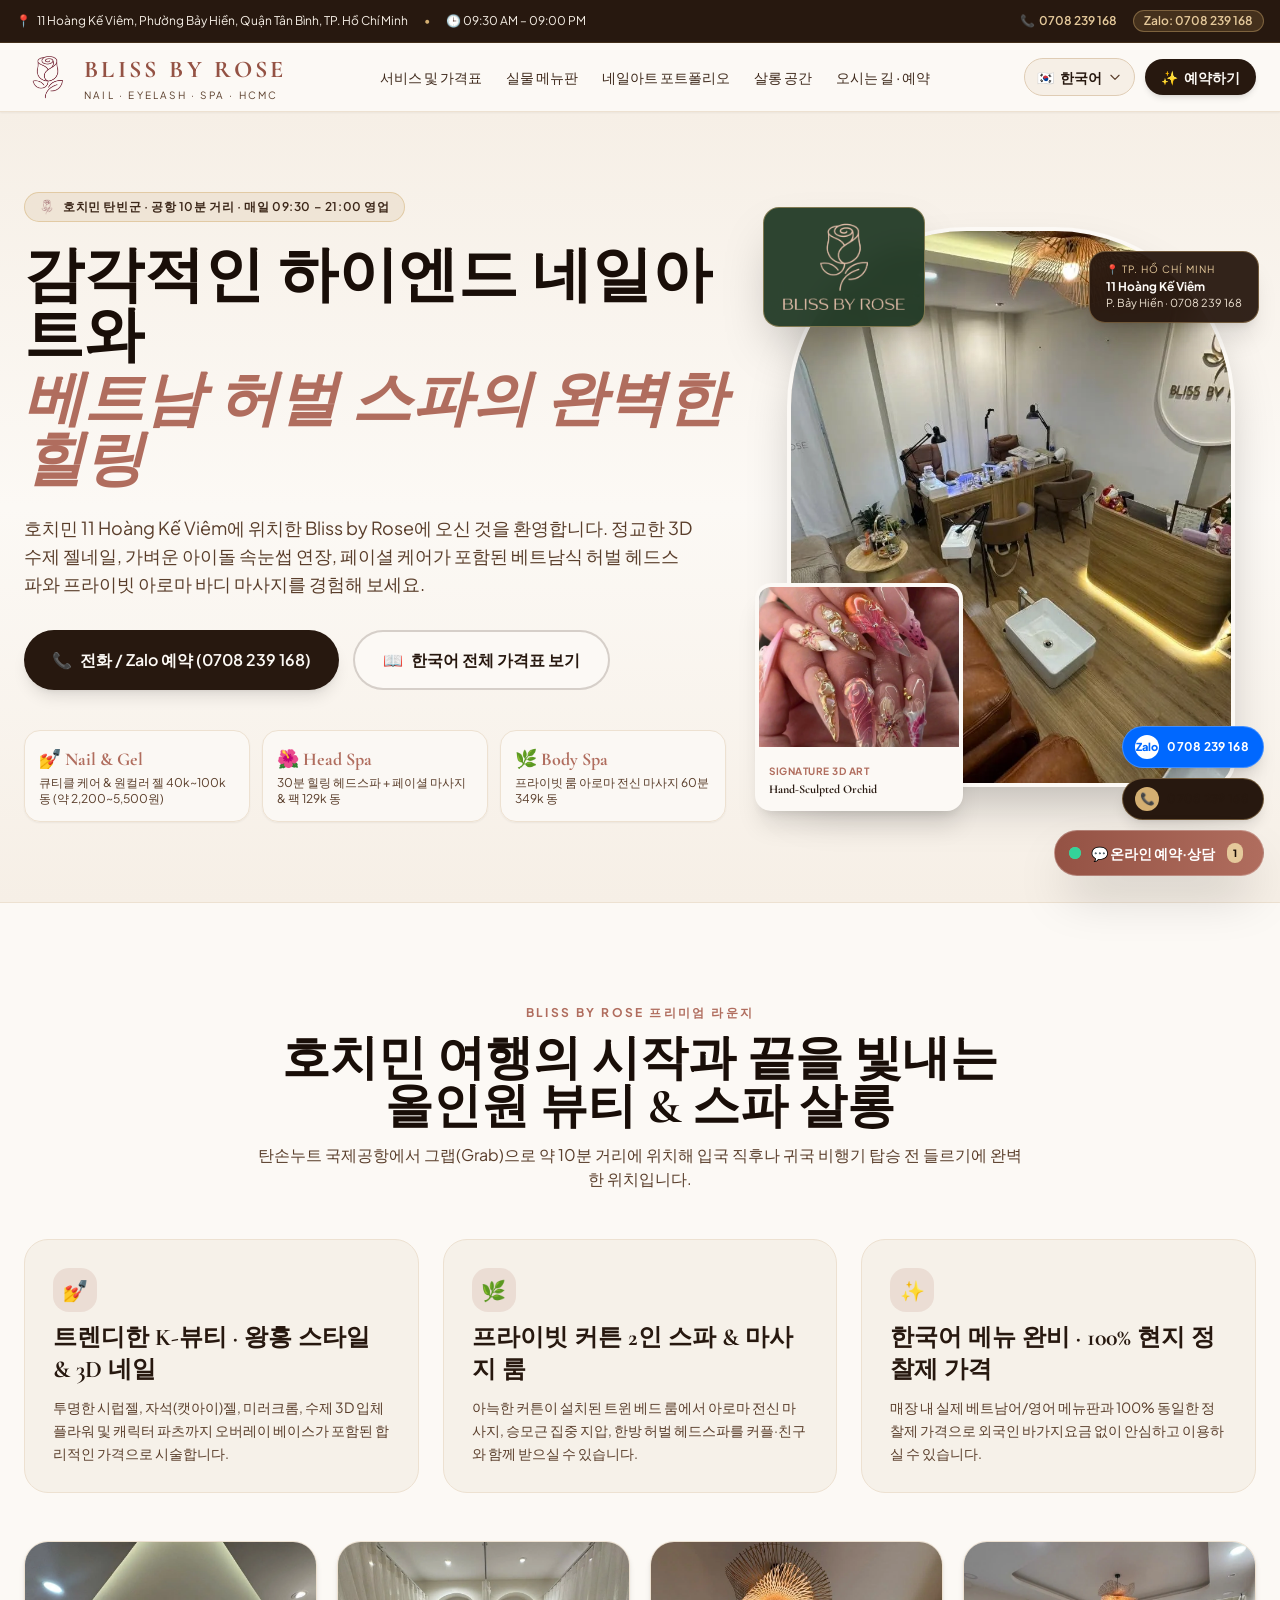
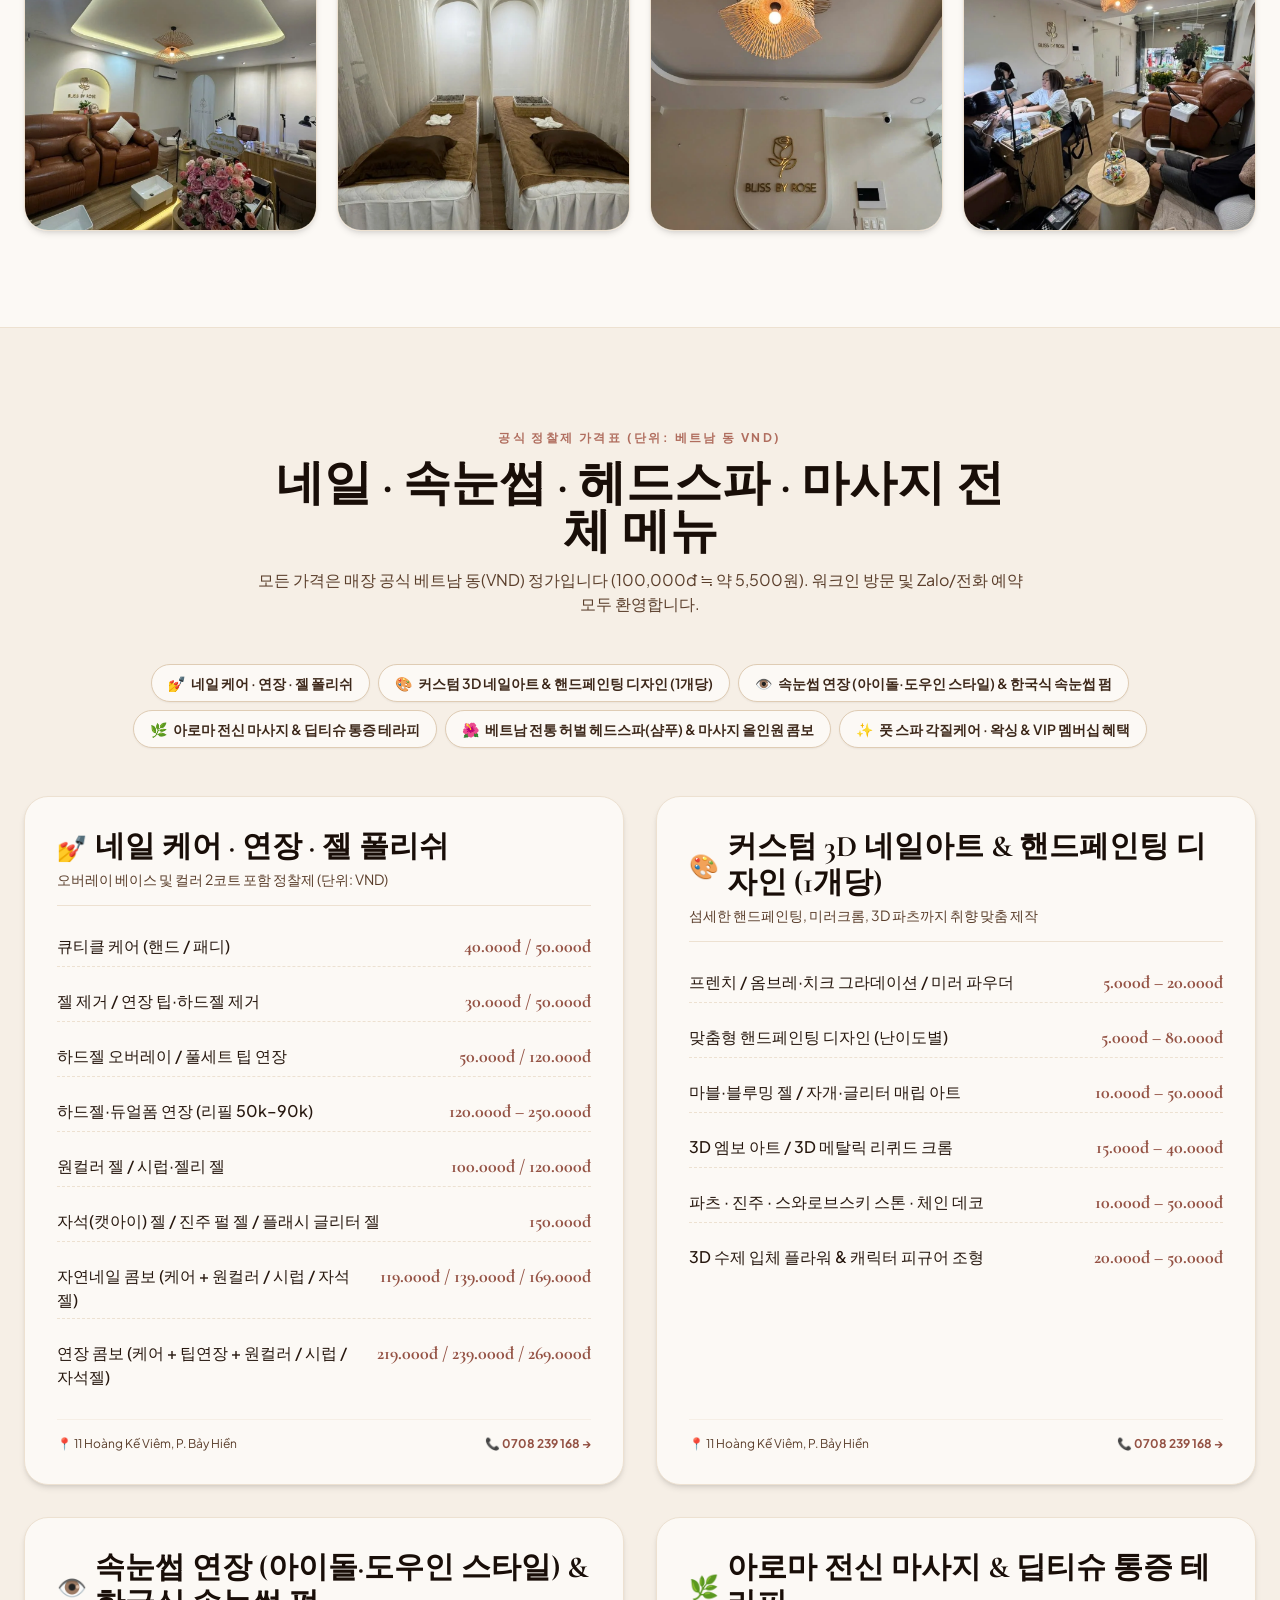
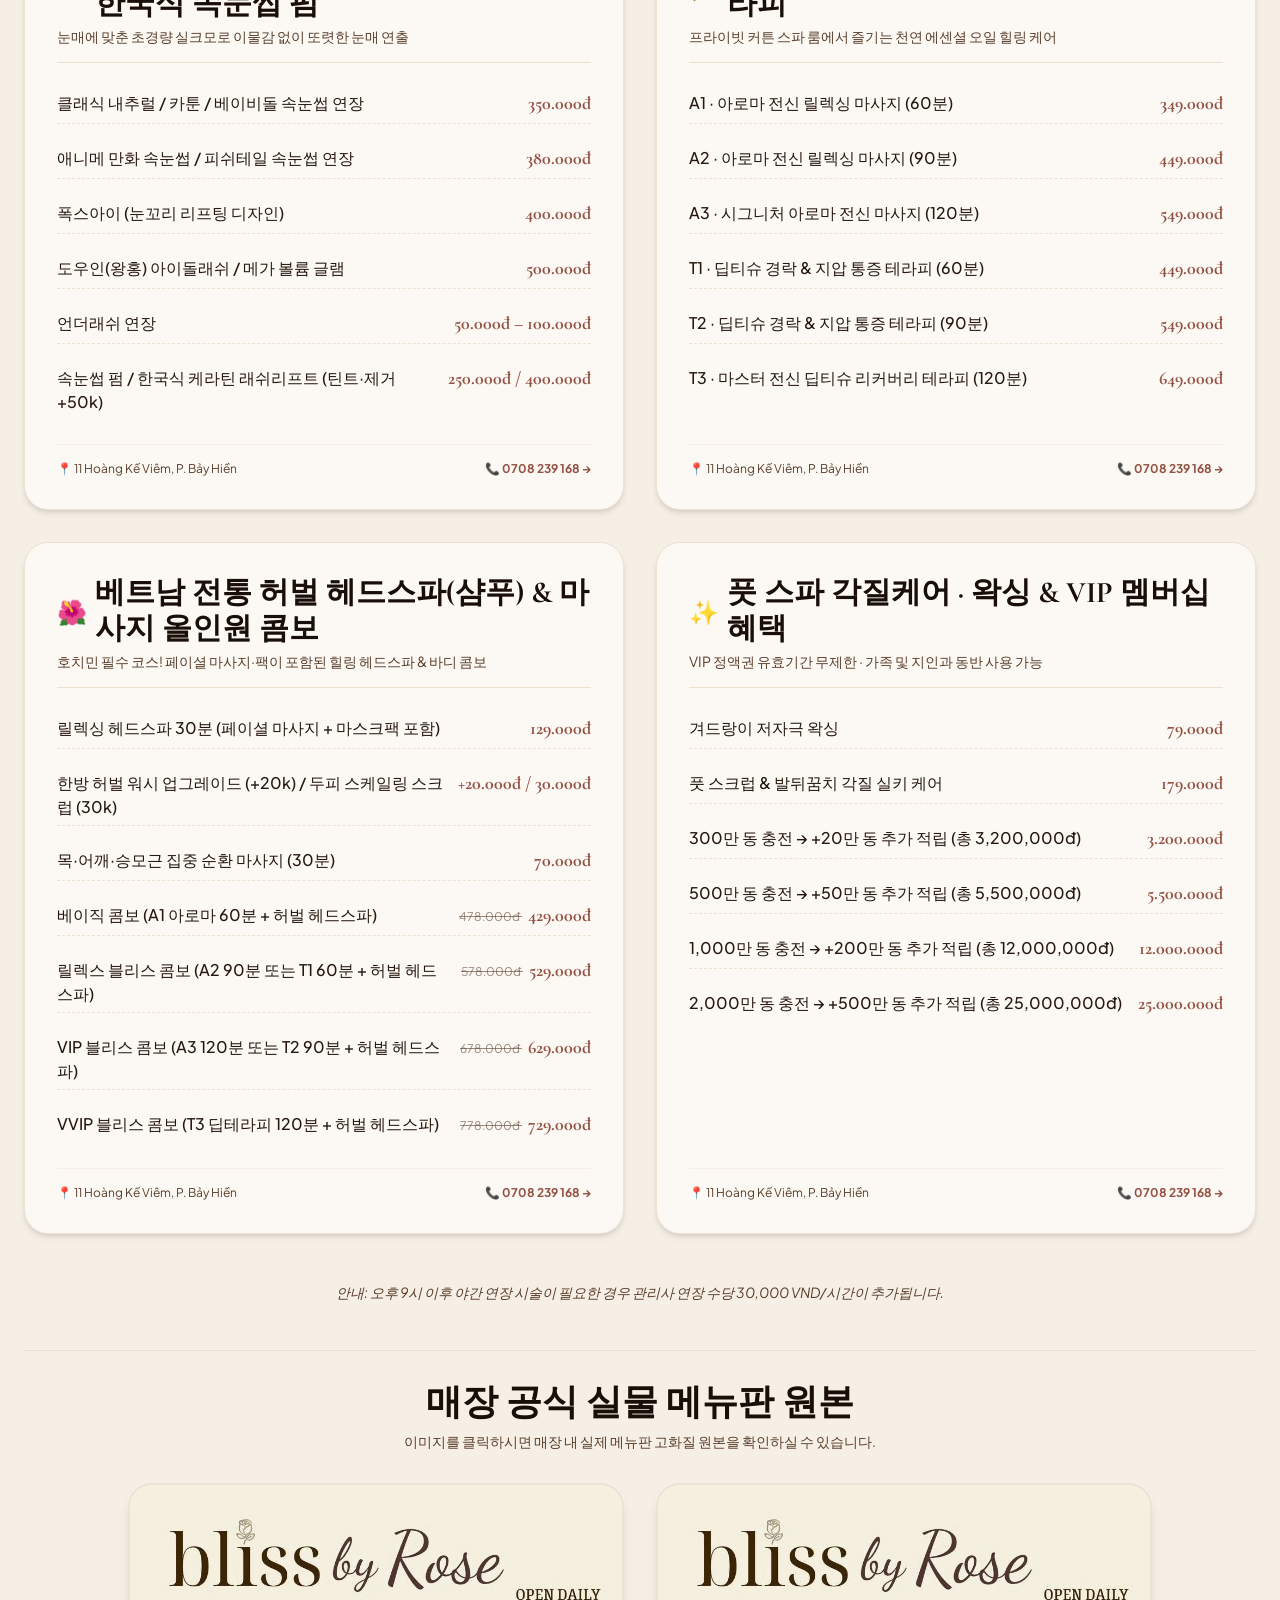
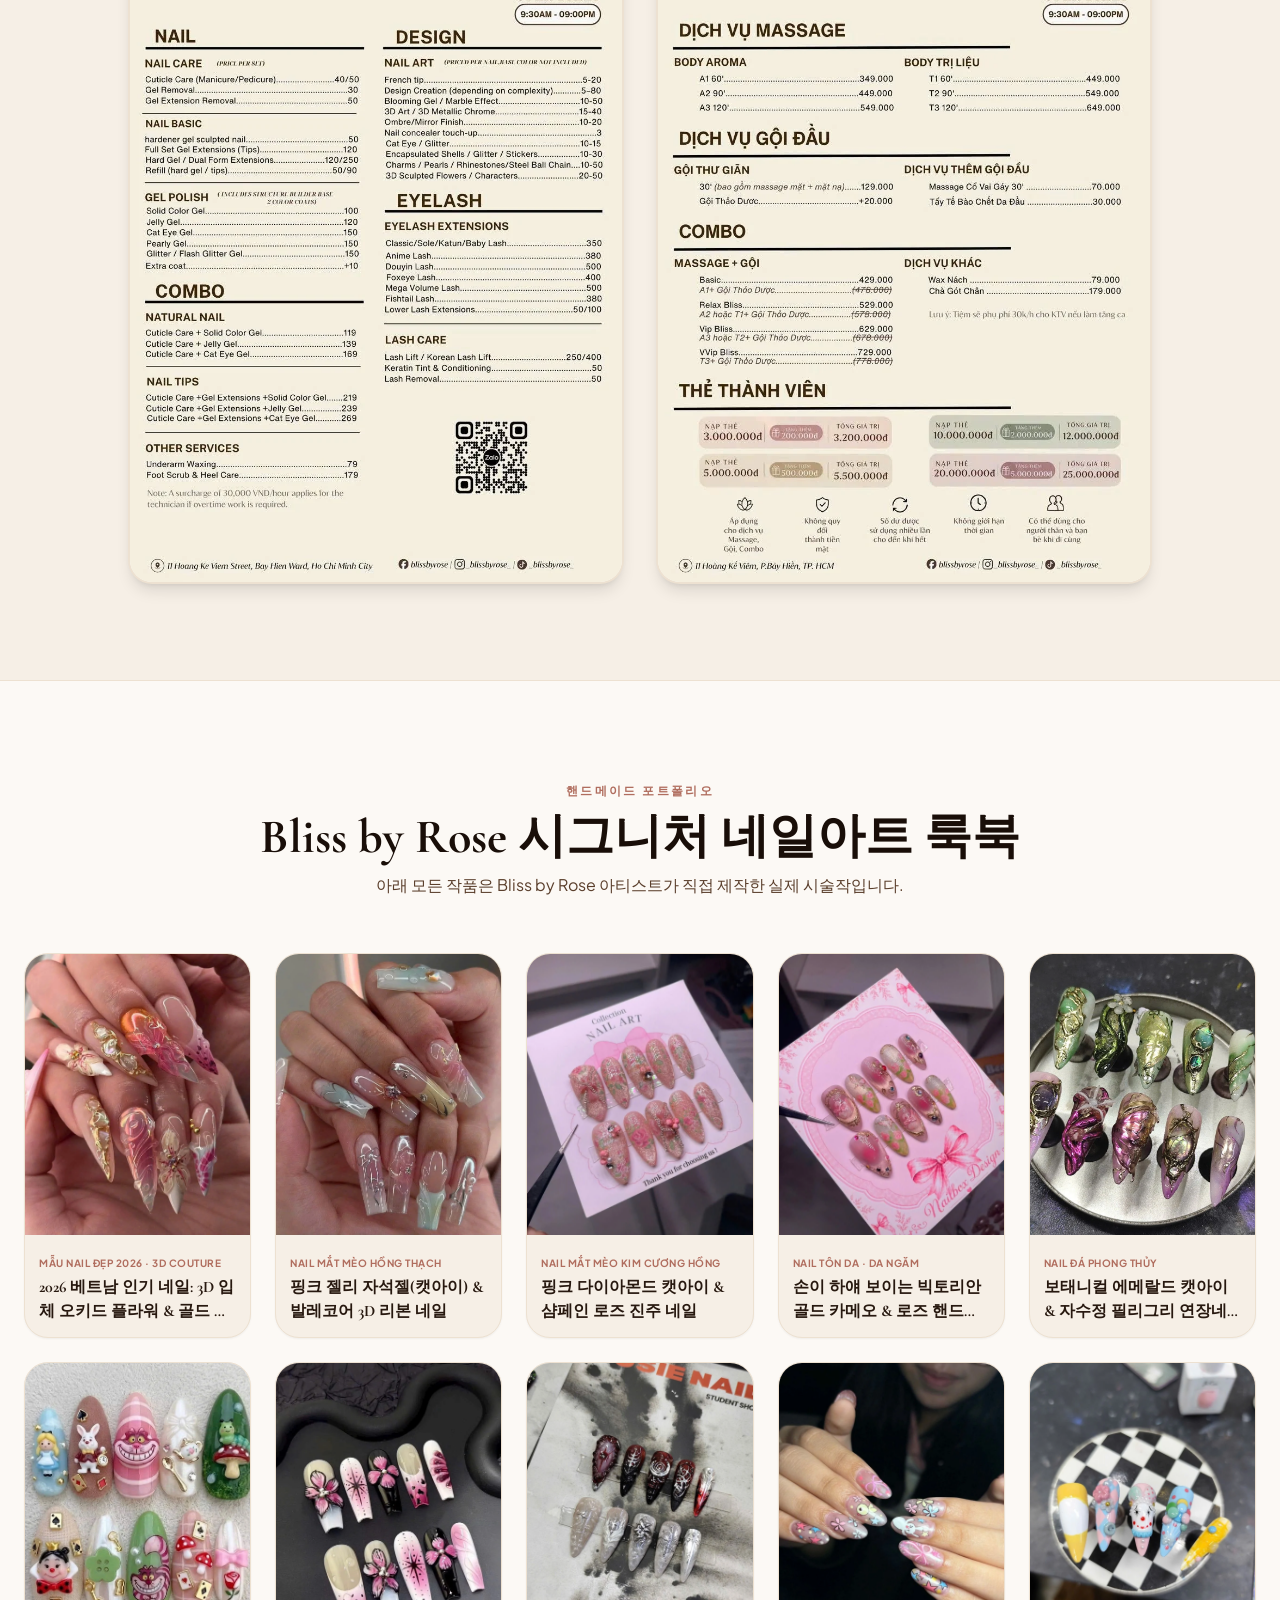
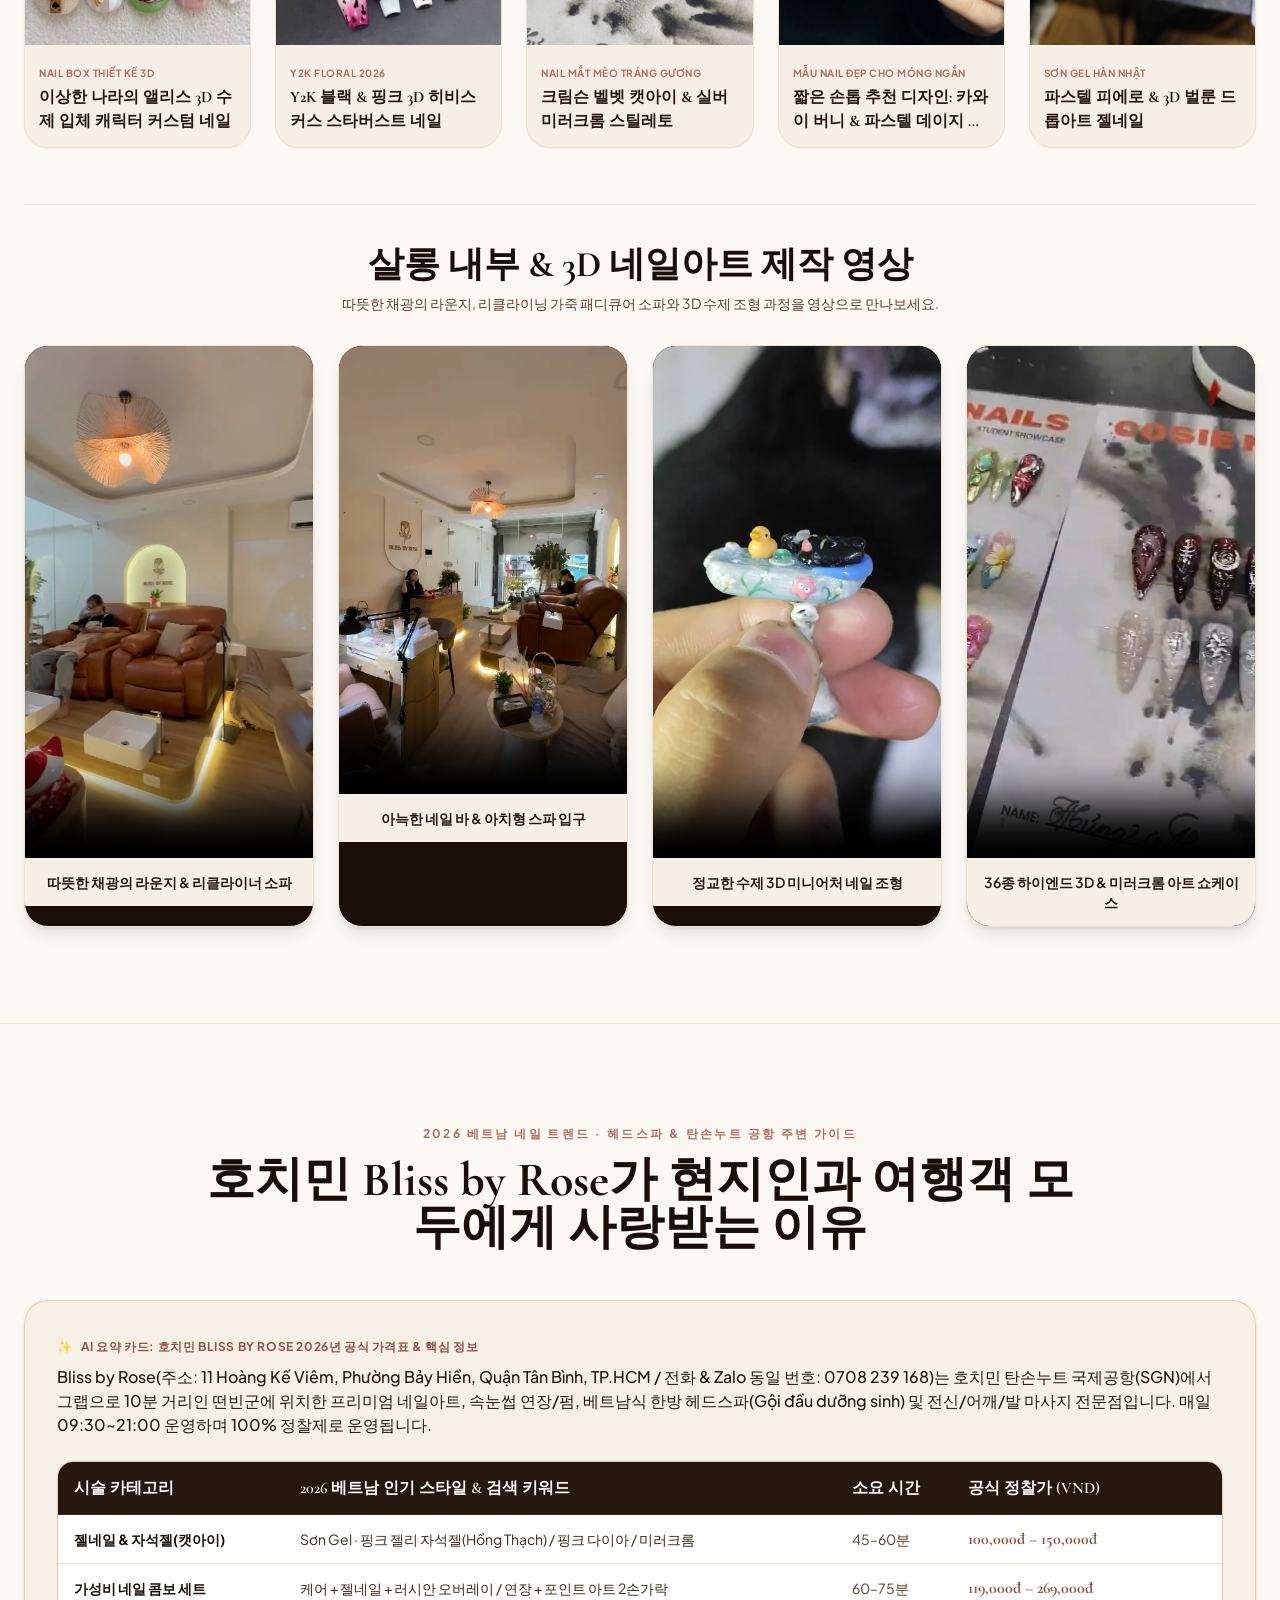
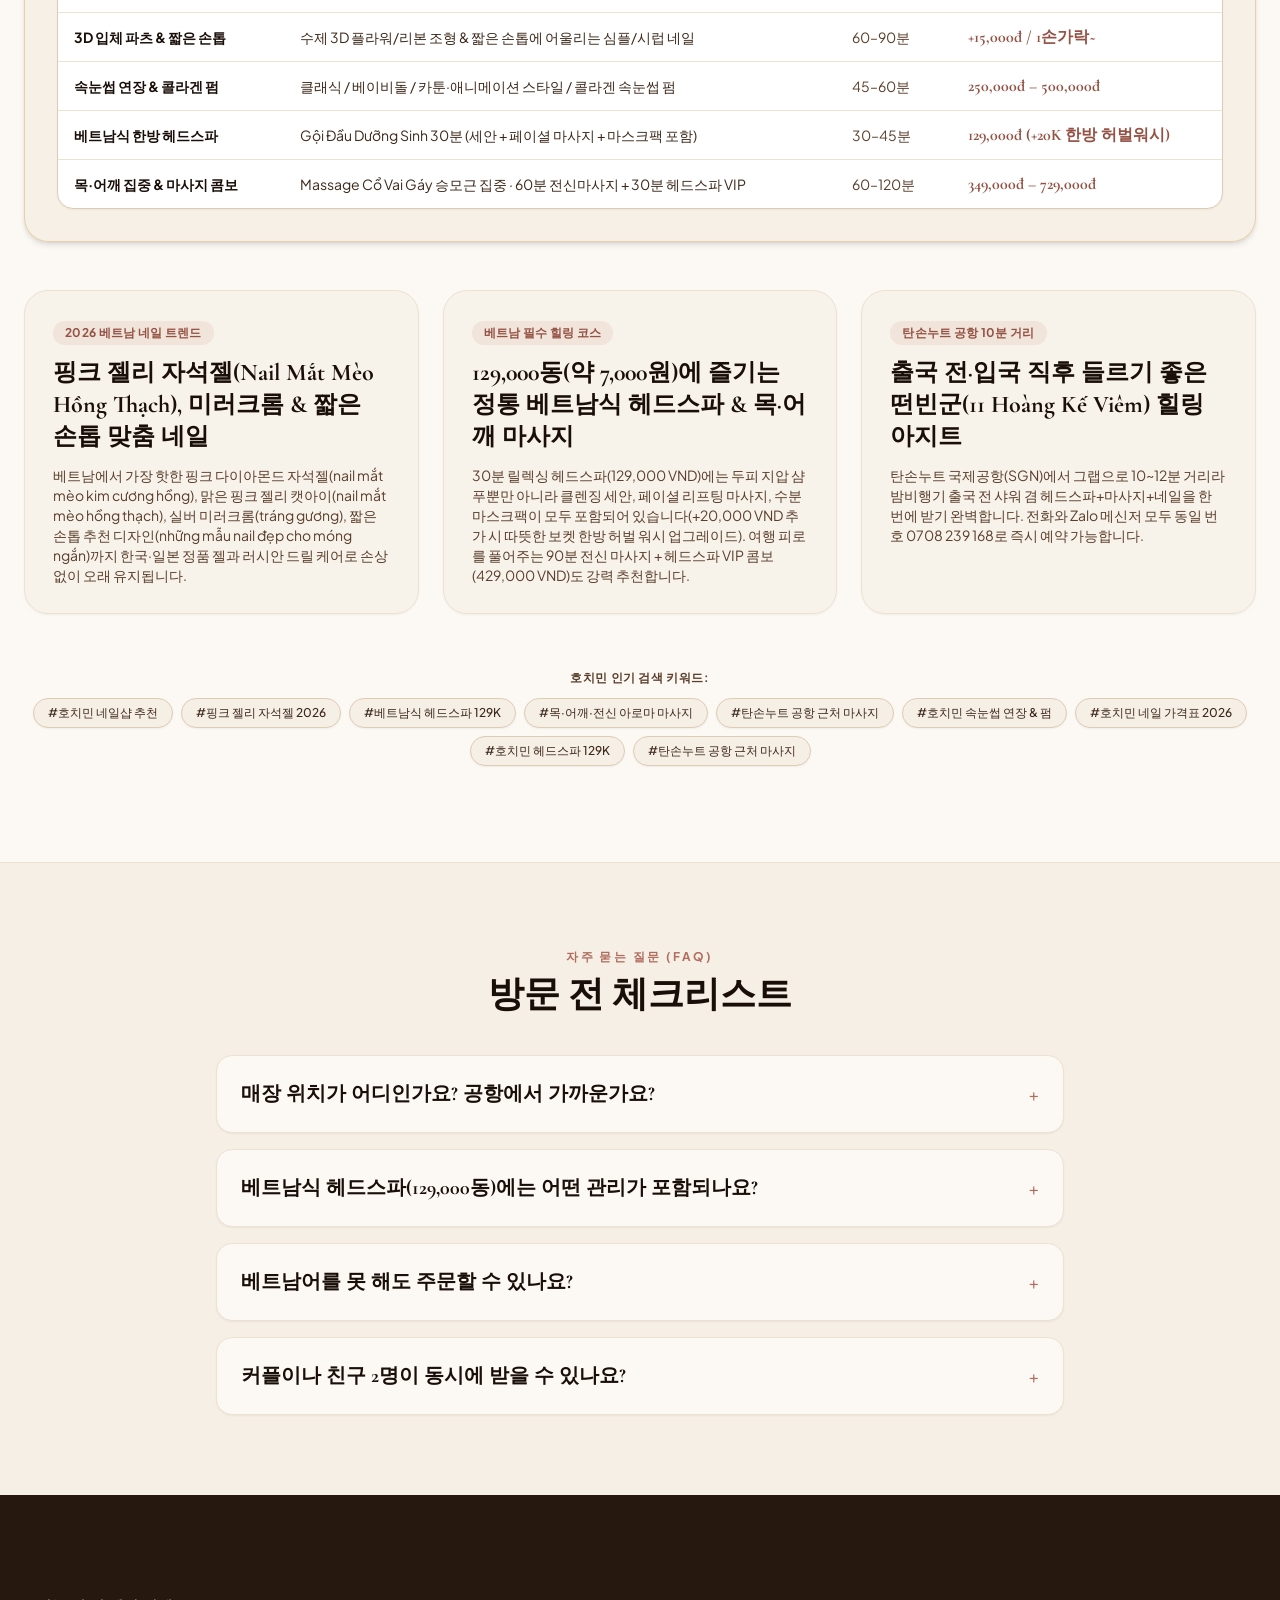
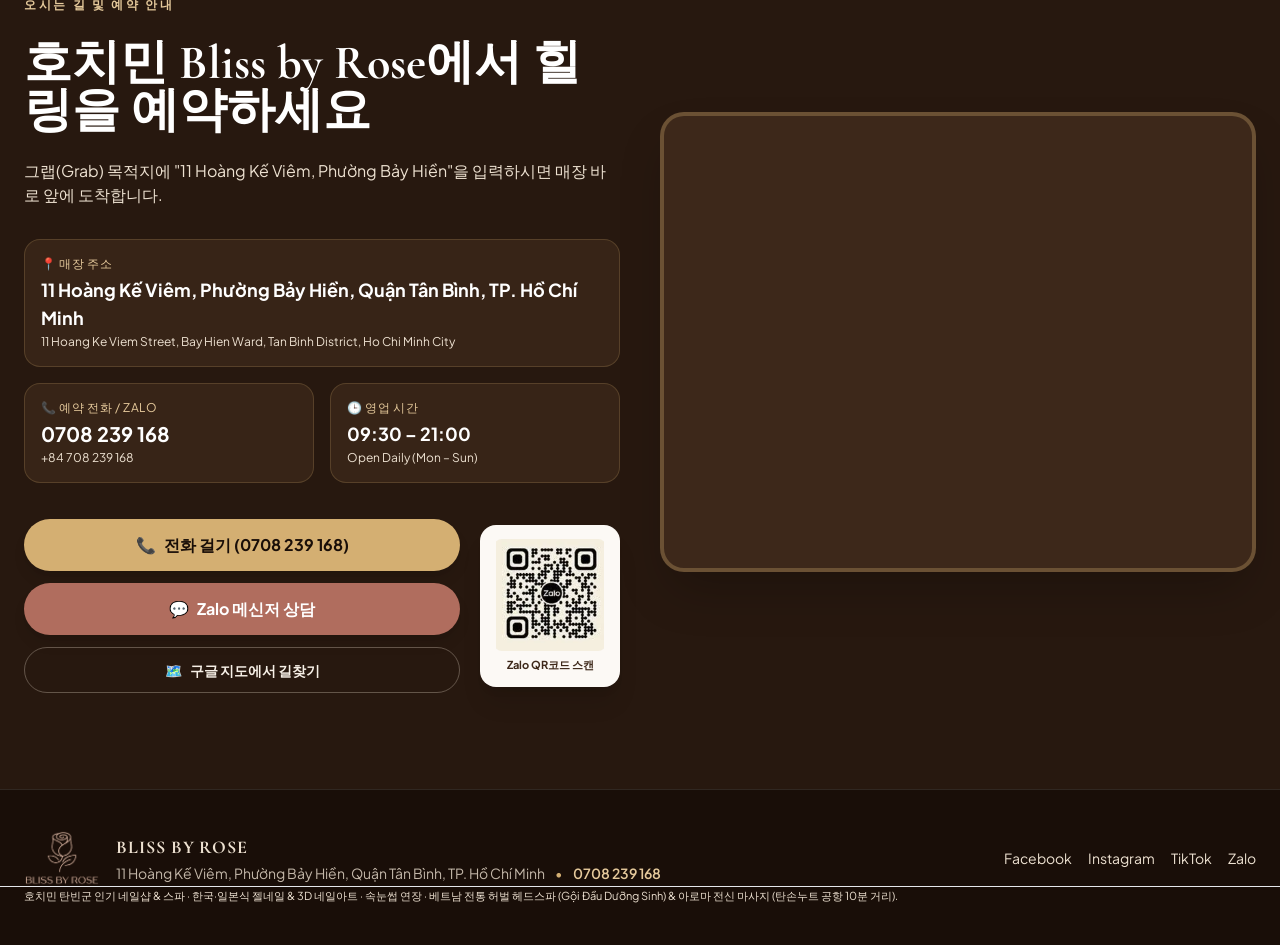
<file: ko/index.html>
<!DOCTYPE html><html lang="ko-KR" class="scroll-smooth"> <head><meta charset="UTF-8"><meta name="viewport" content="width=device-width, initial-scale=1.0"><title>Bliss by Rose (블리스 바이 로즈) — 호치민 추천 네일샵 · 베트남 전통 헤드스파 · 속눈썹 &amp; 마사지 (탄손누트 공항 10분)</title><meta name="description" content="호치민 탄빈군(탄손누트 국제공항 그랩 10분)에 위치한 프리미엄 네일 &amp; 스파 살롱 Bliss by Rose (11 Hoang Ke Viem). 커스텀 3D 네일아트, 자석젤 네일, 한국식 속눈썹 연장·펌, 베트남 약초 헤드스파(129k 동), 아로마 전신 &amp; 어깨 마사지를 100% 정찰제로 만나보세요. 매일 09:30–21:00 영업. 예약 전화/Zalo: 0708 239 168."><meta name="keywords" content="호치민 네일샵 추천, 호치민 네일 가격, 호치민 헤드스파 추천, 호치민 이발소 머리감기, 탄손누트 공항 근처 마사지 네일, 호치민 가성비 마사지, 베트남 자석젤 네일, 호치민 속눈썹 연장, tiệm nail đẹp tân bình, gội đầu dưỡng sinh tân bình, mẫu nail mắt mèo đẹp 2026, bliss by rose 11 hoàng kế viêm"><meta name="robots" content="index, follow, max-image-preview:large, max-snippet:-1, max-video-preview:-1"><!-- Local GEO Meta Tags for Ho Chi Minh City / Tan Binh District --><meta name="geo.region" content="VN-SG"><meta name="geo.placename" content="11 Hoàng Kế Viêm, Phường Bảy Hiền, Quận Tân Bình, TP. Hồ Chí Minh"><meta name="geo.position" content="10.7977407;106.6500737"><meta name="ICBM" content="10.7977407, 106.6500737"><!-- AI / LLM Knowledge Base Discovery (GEO / AIO) --><link rel="alternate" type="text/plain" href="/llms.txt" title="Bliss by Rose AI Summary (llms.txt)"><link rel="alternate" type="text/plain" href="/llms-full.txt" title="Bliss by Rose Full AI Knowledge Base (llms-full.txt)"><link rel="canonical" href="https://blissbyrose.com/ko/"><link rel="icon" type="image/png" href="/favicon.png"><link rel="apple-touch-icon" href="/favicon.png"><!-- Hreflang SEO tags for all 8 languages + x-default --><link rel="alternate" hreflang="x-default" href="https://blissbyrose.com/"><link rel="alternate" hreflang="en" href="https://blissbyrose.com/en/"><link rel="alternate" hreflang="vi-VN" href="https://blissbyrose.com/vi/"><link rel="alternate" hreflang="fr-FR" href="https://blissbyrose.com/fr/"><link rel="alternate" hreflang="zh-Hans" href="https://blissbyrose.com/zh-cn/"><link rel="alternate" hreflang="zh-Hant" href="https://blissbyrose.com/zh-tw/"><link rel="alternate" hreflang="ja-JP" href="https://blissbyrose.com/ja/"><link rel="alternate" hreflang="ko-KR" href="https://blissbyrose.com/ko/"><link rel="alternate" hreflang="ru-RU" href="https://blissbyrose.com/ru/"><!-- Open Graph / Social --><meta property="og:type" content="website"><meta property="og:site_name" content="Bliss by Rose — Nail · Eyelash · Head Spa · Massage HCMC"><meta property="og:title" content="Bliss by Rose (블리스 바이 로즈) — 호치민 추천 네일샵 · 베트남 전통 헤드스파 · 속눈썹 &amp; 마사지 (탄손누트 공항 10분)"><meta property="og:description" content="호치민 탄빈군(탄손누트 국제공항 그랩 10분)에 위치한 프리미엄 네일 &amp; 스파 살롱 Bliss by Rose (11 Hoang Ke Viem). 커스텀 3D 네일아트, 자석젤 네일, 한국식 속눈썹 연장·펌, 베트남 약초 헤드스파(129k 동), 아로마 전신 &amp; 어깨 마사지를 100% 정찰제로 만나보세요. 매일 09:30–21:00 영업. 예약 전화/Zalo: 0708 239 168."><meta property="og:url" content="https://blissbyrose.com/ko/"><meta property="og:image" content="https://blissbyrose.com/images/salon-hero-lounge.webp"><meta name="twitter:card" content="summary_large_image"><meta name="theme-color" content="#F6EFE6"><!-- Google Fonts: Cormorant Garamond + Plus Jakarta Sans + Be Vietnam Pro --><link rel="preconnect" href="https://fonts.googleapis.com"><link rel="preconnect" href="https://fonts.gstatic.com" crossorigin><link href="https://fonts.googleapis.com/css2?family=Be+Vietnam+Pro:wght@400;500;600;700&family=Cormorant+Garamond:ital,wght@0,500;0,600;0,700;1,600&family=Great+Vibes&family=Plus+Jakarta+Sans:wght@400;500;600;700&display=swap" rel="stylesheet"><script type="application/ld+json">[{"@context":"https://schema.org","@type":["NailSalon","DaySpa","HealthAndBeautyBusiness"],"@id":"https://blissbyrose.com/#salon","name":"Bliss by Rose","alternateName":["Bliss by Rose Nail Eyelash Spa","Tiệm Nail Gội Đầu Dưỡng Sinh Bliss by Rose Tân Bình","Tiệm Nail Đẹp Tân Bình Bliss by Rose","Spa Massage Trị Liệu Cổ Vai Gáy & Gội Đầu Thảo Dược Bliss by Rose","Bliss by Rose Ho Chi Minh City"],"description":"Bliss by Rose(주소: 11 Hoàng Kế Viêm, Phường Bảy Hiền, Quận Tân Bình, TP.HCM / 전화 & Zalo 동일 번호: 0708 239 168)는 호치민 탄손누트 국제공항(SGN)에서 그랩으로 10분 거리인 떤빈군에 위치한 프리미엄 네일아트, 속눈썹 연장/펌, 베트남식 한방 헤드스파(Gội đầu dưỡng sinh) 및 전신/어깨/발 마사지 전문점입니다. 매일 09:30~21:00 운영하며 100% 정찰제로 운영됩니다.","url":"https://blissbyrose.com/ko/","logo":"https://blissbyrose.com/images/logo-gold-transparent.png","image":["https://blissbyrose.com/images/logo-gold-transparent.png","https://blissbyrose.com/images/salon-hero-lounge.webp","https://blissbyrose.com/images/salon-massage-suite.webp","https://blissbyrose.com/images/nail-3d-orchid-gold.webp"],"telephone":"+84 708 239 168","priceRange":"40,000 VND - 729,000 VND","currenciesAccepted":"VND, USD","paymentAccepted":"Cash, Bank Transfer, VietQR, ZaloPay, MoMo, Credit Card","knowsLanguage":["vi","en","fr","ru","zh-CN","zh-TW","ja","ko"],"address":{"@type":"PostalAddress","streetAddress":"11 Hoàng Kế Viêm, Phường Bảy Hiền","addressLocality":"Quận Tân Bình","addressRegion":"TP. Hồ Chí Minh","postalCode":"700000","addressCountry":"VN"},"geo":{"@type":"GeoCoordinates","latitude":10.7977407,"longitude":106.6500737},"hasMap":"https://maps.google.com/?cid=12816747167592102415","areaServed":[{"@type":"Place","name":"Phường Bảy Hiền, Quận Tân Bình, TP. Hồ Chí Minh"},{"@type":"Place","name":"Khu K300 Cộng Hòa, Hoàng Hoa Thám, Nguyễn Trọng Tuyển, Bàu Cát, Quận Tân Bình"},{"@type":"Place","name":"Sân bay Quốc tế Tân Sơn Nhất (Tan Son Nhat International Airport SGN)"},{"@type":"AdministrativeArea","name":"Quận Tân Bình, Quận Phú Nhuận, Quận Tân Phú, Quận 3, Quận 1, Quận 10, TP.HCM"},{"@type":"City","name":"Ho Chi Minh City (Sài Gòn)"}],"hasOfferCatalog":{"@type":"OfferCatalog","name":"Bliss by Rose 2026 Nail, Eyelash, Head Spa & Massage Menu","itemListElement":[{"@type":"OfferCatalog","name":"네일 케어 · 연장 · 젤 폴리쉬","itemListElement":[{"@type":"Offer","itemOffered":{"@type":"Service","name":"큐티클 케어 (핸드 / 패디)"},"priceSpecification":{"@type":"PriceSpecification","price":"40000","minPrice":"40000","maxPrice":"50000","priceCurrency":"VND"}},{"@type":"Offer","itemOffered":{"@type":"Service","name":"젤 제거 / 연장 팁·하드젤 제거"},"priceSpecification":{"@type":"PriceSpecification","price":"30000","minPrice":"30000","maxPrice":"50000","priceCurrency":"VND"}},{"@type":"Offer","itemOffered":{"@type":"Service","name":"하드젤 오버레이 / 풀세트 팁 연장"},"priceSpecification":{"@type":"PriceSpecification","price":"50000","minPrice":"50000","maxPrice":"120000","priceCurrency":"VND"}},{"@type":"Offer","itemOffered":{"@type":"Service","name":"하드젤·듀얼폼 연장 (리필 50k–90k)"},"priceSpecification":{"@type":"PriceSpecification","price":"120000","minPrice":"120000","maxPrice":"250000","priceCurrency":"VND"}},{"@type":"Offer","itemOffered":{"@type":"Service","name":"원컬러 젤 / 시럽·젤리 젤"},"priceSpecification":{"@type":"PriceSpecification","price":"100000","minPrice":"100000","maxPrice":"120000","priceCurrency":"VND"}}]},{"@type":"OfferCatalog","name":"커스텀 3D 네일아트 & 핸드페인팅 디자인 (1개당)","itemListElement":[{"@type":"Offer","itemOffered":{"@type":"Service","name":"프렌치 / 옴브레·치크 그라데이션 / 미러 파우더"},"priceSpecification":{"@type":"PriceSpecification","price":"5000","minPrice":"5000","maxPrice":"20000","priceCurrency":"VND"}},{"@type":"Offer","itemOffered":{"@type":"Service","name":"맞춤형 핸드페인팅 디자인 (난이도별)"},"priceSpecification":{"@type":"PriceSpecification","price":"5000","minPrice":"5000","maxPrice":"80000","priceCurrency":"VND"}},{"@type":"Offer","itemOffered":{"@type":"Service","name":"마블·블루밍 젤 / 자개·글리터 매립 아트"},"priceSpecification":{"@type":"PriceSpecification","price":"10000","minPrice":"10000","maxPrice":"50000","priceCurrency":"VND"}},{"@type":"Offer","itemOffered":{"@type":"Service","name":"3D 엠보 아트 / 3D 메탈릭 리퀴드 크롬"},"priceSpecification":{"@type":"PriceSpecification","price":"15000","minPrice":"15000","maxPrice":"40000","priceCurrency":"VND"}},{"@type":"Offer","itemOffered":{"@type":"Service","name":"파츠 · 진주 · 스와로브스키 스톤 · 체인 데코"},"priceSpecification":{"@type":"PriceSpecification","price":"10000","minPrice":"10000","maxPrice":"50000","priceCurrency":"VND"}}]},{"@type":"OfferCatalog","name":"속눈썹 연장 (아이돌·도우인 스타일) & 한국식 속눈썹 펌","itemListElement":[{"@type":"Offer","itemOffered":{"@type":"Service","name":"클래식 내추럴 / 카툰 / 베이비돌 속눈썹 연장"},"priceSpecification":{"@type":"PriceSpecification","price":"350000","priceCurrency":"VND"}},{"@type":"Offer","itemOffered":{"@type":"Service","name":"애니메 만화 속눈썹 / 피쉬테일 속눈썹 연장"},"priceSpecification":{"@type":"PriceSpecification","price":"380000","priceCurrency":"VND"}},{"@type":"Offer","itemOffered":{"@type":"Service","name":"폭스아이 (눈꼬리 리프팅 디자인)"},"priceSpecification":{"@type":"PriceSpecification","price":"400000","priceCurrency":"VND"}},{"@type":"Offer","itemOffered":{"@type":"Service","name":"도우인(왕홍) 아이돌래쉬 / 메가 볼륨 글램"},"priceSpecification":{"@type":"PriceSpecification","price":"500000","priceCurrency":"VND"}},{"@type":"Offer","itemOffered":{"@type":"Service","name":"언더래쉬 연장"},"priceSpecification":{"@type":"PriceSpecification","price":"50000","minPrice":"50000","maxPrice":"100000","priceCurrency":"VND"}}]},{"@type":"OfferCatalog","name":"아로마 전신 마사지 & 딥티슈 통증 테라피","itemListElement":[{"@type":"Offer","itemOffered":{"@type":"Service","name":"A1 · 아로마 전신 릴렉싱 마사지 (60분)"},"priceSpecification":{"@type":"PriceSpecification","price":"349000","priceCurrency":"VND"}},{"@type":"Offer","itemOffered":{"@type":"Service","name":"A2 · 아로마 전신 릴렉싱 마사지 (90분)"},"priceSpecification":{"@type":"PriceSpecification","price":"449000","priceCurrency":"VND"}},{"@type":"Offer","itemOffered":{"@type":"Service","name":"A3 · 시그니처 아로마 전신 마사지 (120분)"},"priceSpecification":{"@type":"PriceSpecification","price":"549000","priceCurrency":"VND"}},{"@type":"Offer","itemOffered":{"@type":"Service","name":"T1 · 딥티슈 경락 & 지압 통증 테라피 (60분)"},"priceSpecification":{"@type":"PriceSpecification","price":"449000","priceCurrency":"VND"}},{"@type":"Offer","itemOffered":{"@type":"Service","name":"T2 · 딥티슈 경락 & 지압 통증 테라피 (90분)"},"priceSpecification":{"@type":"PriceSpecification","price":"549000","priceCurrency":"VND"}}]},{"@type":"OfferCatalog","name":"베트남 전통 허벌 헤드스파(샴푸) & 마사지 올인원 콤보","itemListElement":[{"@type":"Offer","itemOffered":{"@type":"Service","name":"릴렉싱 헤드스파 30분 (페이셜 마사지 + 마스크팩 포함)"},"priceSpecification":{"@type":"PriceSpecification","price":"129000","priceCurrency":"VND"}},{"@type":"Offer","itemOffered":{"@type":"Service","name":"한방 허벌 워시 업그레이드 (+20k) / 두피 스케일링 스크럽 (30k)"},"priceSpecification":{"@type":"PriceSpecification","price":"20000","minPrice":"20000","maxPrice":"30000","priceCurrency":"VND"}},{"@type":"Offer","itemOffered":{"@type":"Service","name":"목·어깨·승모근 집중 순환 마사지 (30분)"},"priceSpecification":{"@type":"PriceSpecification","price":"70000","priceCurrency":"VND"}},{"@type":"Offer","itemOffered":{"@type":"Service","name":"베이직 콤보 (A1 아로마 60분 + 허벌 헤드스파)"},"priceSpecification":{"@type":"PriceSpecification","price":"429000","priceCurrency":"VND"}},{"@type":"Offer","itemOffered":{"@type":"Service","name":"릴렉스 블리스 콤보 (A2 90분 또는 T1 60분 + 허벌 헤드스파)"},"priceSpecification":{"@type":"PriceSpecification","price":"529000","priceCurrency":"VND"}}]},{"@type":"OfferCatalog","name":"풋 스파 각질케어 · 왁싱 & VIP 멤버십 혜택","itemListElement":[{"@type":"Offer","itemOffered":{"@type":"Service","name":"겨드랑이 저자극 왁싱"},"priceSpecification":{"@type":"PriceSpecification","price":"79000","priceCurrency":"VND"}},{"@type":"Offer","itemOffered":{"@type":"Service","name":"풋 스크럽 & 발뒤꿈치 각질 실키 케어"},"priceSpecification":{"@type":"PriceSpecification","price":"179000","priceCurrency":"VND"}},{"@type":"Offer","itemOffered":{"@type":"Service","name":"300만 동 충전 → +20만 동 추가 적립 (총 3,200,000đ)"},"priceSpecification":{"@type":"PriceSpecification","price":"3200000","priceCurrency":"VND"}},{"@type":"Offer","itemOffered":{"@type":"Service","name":"500만 동 충전 → +50만 동 추가 적립 (총 5,500,000đ)"},"priceSpecification":{"@type":"PriceSpecification","price":"5500000","priceCurrency":"VND"}},{"@type":"Offer","itemOffered":{"@type":"Service","name":"1,000만 동 충전 → +200만 동 추가 적립 (총 12,000,000đ)"},"priceSpecification":{"@type":"PriceSpecification","price":"12000000","priceCurrency":"VND"}}]}]},"openingHoursSpecification":[{"@type":"OpeningHoursSpecification","dayOfWeek":["Monday","Tuesday","Wednesday","Thursday","Friday","Saturday","Sunday"],"opens":"09:30","closes":"21:00"}],"sameAs":["https://maps.google.com/?cid=12816747167592102415","https://www.facebook.com/blissbyrose","https://www.instagram.com/_blissbyrose_","https://www.tiktok.com/@_blissbyrose_","https://zalo.me/0708239168"]},{"@context":"https://schema.org","@type":"FAQPage","mainEntity":[{"@type":"Question","name":"매장 위치가 어디인가요? 공항에서 가까운가요?","acceptedAnswer":{"@type":"Answer","text":"주소는 11 Hoàng Kế Viêm, Phường Bảy Hiền, Quận Tân Bình, TP.HCM 입니다. 호치민 탄손누트 국제공항(SGN)에서 그랩(Grab)으로 10~12분 거리라 출국 전 헤드스파+마사지+네일 코스로 특히 인기가 높습니다."}},{"@type":"Question","name":"베트남식 헤드스파(129,000동)에는 어떤 관리가 포함되나요?","acceptedAnswer":{"@type":"Answer","text":"30분 릴렉싱 헤드스파(129,000동, 약 7,000원)에는 두피 딥클렌징 샴푸, 두피 지압, 페이셜 리프팅 마사지, 수분 마스크팩이 모두 포함되어 있습니다. +20,000동으로 따뜻한 한방 허벌 워시 업그레이드 또는 60분 바디 마사지+헤드스파 콤보(429,000동)를 추천드립니다."}},{"@type":"Question","name":"베트남어를 못 해도 주문할 수 있나요?","acceptedAnswer":{"@type":"Answer","text":"네! 본 한국어 웹사이트의 메뉴를 직원에게 보여주며 선택하시거나 원하시는 네일 디자인 사진을 보여주시면 동일하게 시술해 드립니다."}},{"@type":"Question","name":"커플이나 친구 2명이 동시에 받을 수 있나요?","acceptedAnswer":{"@type":"Answer","text":"물론입니다! 2인용 프라이빗 마사지 룸과 나란히 배치된 리클라이너 패디 소파가 마련되어 있어 커플, 친구, 가족과 함께 동시에 관리받으실 수 있습니다."}}]},{"@context":"https://schema.org","@type":"BreadcrumbList","itemListElement":[{"@type":"ListItem","position":1,"name":"Bliss by Rose HCMC","item":"https://blissbyrose.com/"},{"@type":"ListItem","position":2,"name":"한국어","item":"https://blissbyrose.com/ko/"}]}]</script><link rel="stylesheet" href="/_astro/SalonPage.D-Pp4vTo.css"></head> <body class="bg-ivory-50 text-espresso-900 font-sans antialiased selection:bg-champagne-300 selection:text-espresso-950 pb-20 md:pb-0"> <!-- Top Info Bar --> <div class="bg-espresso-900 text-ivory-100 text-xs py-2.5 px-4 border-b border-champagne-500/20"> <div class="max-w-7xl mx-auto flex flex-wrap items-center justify-between gap-2"> <div class="flex flex-wrap items-center gap-x-4 gap-y-1"> <a href="https://maps.google.com/?cid=12816747167592102415" target="_blank" rel="noopener" class="hover:text-champagne-300 transition flex items-center gap-1.5"> <span>📍</span> <span>11 Hoàng Kế Viêm, Phường Bảy Hiền, Quận Tân Bình, TP. Hồ Chí Minh</span> </a> <span class="hidden sm:inline text-champagne-400">•</span> <span class="hidden sm:inline">🕒 09:30 AM – 09:00 PM</span> </div> <div class="flex items-center gap-4 ml-auto"> <a href="tel:+84708239168" class="font-semibold text-champagne-300 hover:text-white transition flex items-center gap-1"> <span>📞</span> <span>0708 239 168</span> </a> <a href="https://zalo.me/0708239168" target="_blank" rel="noopener" class="px-2.5 py-0.5 rounded-full bg-champagne-500/20 border border-champagne-400/40 text-champagne-300 hover:bg-champagne-500 hover:text-espresso-950 font-semibold transition">
Zalo: 0708 239 168 </a> </div> </div> </div> <!-- Sticky Navigation Header --> <header class="sticky top-0 z-40 bg-ivory-50/95 backdrop-blur-md border-b border-ivory-200 shadow-sm"> <div class="max-w-7xl mx-auto px-4 sm:px-6 py-2.5 flex items-center justify-between gap-3"> <!-- Official Transparent Brand Logo --> <a href="/ko/" class="flex items-center gap-3 group shrink-0"> <img src="/images/logo-rose-icon-rosewood.webp" alt="Bliss by Rose Official Emblem" width="48" height="48" class="w-11 h-11 sm:w-12 sm:h-12 object-contain group-hover:scale-105 transition duration-300"> <div class="leading-none"> <span class="font-serif text-xl sm:text-2xl font-bold tracking-[0.14em] uppercase text-rosewood-600 block">
BLISS BY ROSE
</span> <span class="block text-[10px] uppercase tracking-[0.22em] text-espresso-700 mt-1">
Nail · Eyelash · Spa · HCMC
</span> </div> </a> <!-- Desktop Nav Links --> <nav class="hidden lg:flex items-center gap-6 text-sm font-medium text-espresso-800"> <a href="#services" class="hover:text-rosewood-500 transition">서비스 및 가격표</a> <a href="#menu-cards" class="hover:text-rosewood-500 transition">실물 메뉴판</a> <a href="#gallery" class="hover:text-rosewood-500 transition">네일아트 포트폴리오</a> <a href="#space" class="hover:text-rosewood-500 transition">살롱 공간</a> <a href="#location" class="hover:text-rosewood-500 transition">오시는 길 · 예약</a> </nav> <!-- Language Switcher + CTA --> <div class="flex items-center gap-2.5"> <div class="relative group"> <button type="button" aria-label="Select Language" class="inline-flex items-center gap-1.5 px-3 py-2 rounded-full bg-ivory-100 hover:bg-ivory-200 border border-ivory-300 text-xs sm:text-sm font-semibold text-espresso-900 transition"> <span>🇰🇷</span> <span>한국어</span> <svg class="w-3.5 h-3.5 text-espresso-700" fill="none" stroke="currentColor" viewBox="0 0 24 24"> <path stroke-linecap="round" stroke-linejoin="round" stroke-width="2" d="M19 9l-7 7-7-7"></path> </svg> </button> <div class="invisible opacity-0 group-hover:visible group-hover:opacity-100 focus-within:visible focus-within:opacity-100 transition-all duration-150 absolute right-0 mt-1.5 w-44 rounded-2xl bg-ivory-50 border border-ivory-200 shadow-xl py-1.5 z-50"> <a href="/en/" onclick="try{localStorage.setItem('bliss_lang','en')}catch(e){}" class="flex items-center justify-between px-3.5 py-2 text-xs sm:text-sm hover:bg-ivory-100 transition text-espresso-800"> <span class="flex items-center gap-2"> <span>🇬🇧</span> <span>English</span> </span>  </a><a href="/vi/" onclick="try{localStorage.setItem('bliss_lang','vi')}catch(e){}" class="flex items-center justify-between px-3.5 py-2 text-xs sm:text-sm hover:bg-ivory-100 transition text-espresso-800"> <span class="flex items-center gap-2"> <span>🇻🇳</span> <span>Tiếng Việt</span> </span>  </a><a href="/fr/" onclick="try{localStorage.setItem('bliss_lang','fr')}catch(e){}" class="flex items-center justify-between px-3.5 py-2 text-xs sm:text-sm hover:bg-ivory-100 transition text-espresso-800"> <span class="flex items-center gap-2"> <span>🇫🇷</span> <span>Français</span> </span>  </a><a href="/zh-cn/" onclick="try{localStorage.setItem('bliss_lang','zh-cn')}catch(e){}" class="flex items-center justify-between px-3.5 py-2 text-xs sm:text-sm hover:bg-ivory-100 transition text-espresso-800"> <span class="flex items-center gap-2"> <span>🇨🇳</span> <span>简体中文</span> </span>  </a><a href="/zh-tw/" onclick="try{localStorage.setItem('bliss_lang','zh-tw')}catch(e){}" class="flex items-center justify-between px-3.5 py-2 text-xs sm:text-sm hover:bg-ivory-100 transition text-espresso-800"> <span class="flex items-center gap-2"> <span>🇹🇼</span> <span>繁體中文</span> </span>  </a><a href="/ja/" onclick="try{localStorage.setItem('bliss_lang','ja')}catch(e){}" class="flex items-center justify-between px-3.5 py-2 text-xs sm:text-sm hover:bg-ivory-100 transition text-espresso-800"> <span class="flex items-center gap-2"> <span>🇯🇵</span> <span>日本語</span> </span>  </a><a href="/ko/" onclick="try{localStorage.setItem('bliss_lang','ko')}catch(e){}" class="flex items-center justify-between px-3.5 py-2 text-xs sm:text-sm hover:bg-ivory-100 transition font-bold text-rosewood-600 bg-ivory-100/70"> <span class="flex items-center gap-2"> <span>🇰🇷</span> <span>한국어</span> </span> <span class="text-champagne-600">✓</span> </a><a href="/ru/" onclick="try{localStorage.setItem('bliss_lang','ru')}catch(e){}" class="flex items-center justify-between px-3.5 py-2 text-xs sm:text-sm hover:bg-ivory-100 transition text-espresso-800"> <span class="flex items-center gap-2"> <span>🇷🇺</span> <span>Русский</span> </span>  </a> </div> </div> <a href="#location" class="hidden sm:inline-flex items-center gap-1.5 px-4 py-2 rounded-full bg-espresso-900 hover:bg-rosewood-600 text-ivory-50 text-xs sm:text-sm font-semibold shadow-md transition"> <span>✨</span> <span>예약하기</span> </a> </div> </div> <!-- Quick 7-Language Bar for Mobile --> <div class="flex lg:hidden items-center gap-1.5 overflow-x-auto px-4 py-1.5 bg-ivory-100/80 border-t border-ivory-200 text-xs no-scrollbar"> <a href="/en/" onclick="try{localStorage.setItem('bliss_lang','en')}catch(e){}" class="shrink-0 px-2.5 py-1 rounded-full border transition bg-ivory-50 text-espresso-800 border-ivory-300"> 🇬🇧 English </a><a href="/vi/" onclick="try{localStorage.setItem('bliss_lang','vi')}catch(e){}" class="shrink-0 px-2.5 py-1 rounded-full border transition bg-ivory-50 text-espresso-800 border-ivory-300"> 🇻🇳 Tiếng Việt </a><a href="/fr/" onclick="try{localStorage.setItem('bliss_lang','fr')}catch(e){}" class="shrink-0 px-2.5 py-1 rounded-full border transition bg-ivory-50 text-espresso-800 border-ivory-300"> 🇫🇷 Français </a><a href="/zh-cn/" onclick="try{localStorage.setItem('bliss_lang','zh-cn')}catch(e){}" class="shrink-0 px-2.5 py-1 rounded-full border transition bg-ivory-50 text-espresso-800 border-ivory-300"> 🇨🇳 简体中文 </a><a href="/zh-tw/" onclick="try{localStorage.setItem('bliss_lang','zh-tw')}catch(e){}" class="shrink-0 px-2.5 py-1 rounded-full border transition bg-ivory-50 text-espresso-800 border-ivory-300"> 🇹🇼 繁體中文 </a><a href="/ja/" onclick="try{localStorage.setItem('bliss_lang','ja')}catch(e){}" class="shrink-0 px-2.5 py-1 rounded-full border transition bg-ivory-50 text-espresso-800 border-ivory-300"> 🇯🇵 日本語 </a><a href="/ko/" onclick="try{localStorage.setItem('bliss_lang','ko')}catch(e){}" class="shrink-0 px-2.5 py-1 rounded-full border transition bg-espresso-900 text-ivory-50 border-espresso-900 font-semibold"> 🇰🇷 한국어 </a><a href="/ru/" onclick="try{localStorage.setItem('bliss_lang','ru')}catch(e){}" class="shrink-0 px-2.5 py-1 rounded-full border transition bg-ivory-50 text-espresso-800 border-ivory-300"> 🇷🇺 Русский </a> </div> </header> <main> <!-- Hero Section (Revaya Spa & Wellness Arched Editorial Layout) --> <section class="relative overflow-hidden py-12 sm:py-20 bg-gradient-to-b from-ivory-100 via-ivory-50 to-ivory-100"> <div class="max-w-7xl mx-auto px-4 sm:px-6 grid grid-cols-1 lg:grid-cols-12 gap-10 items-center"> <!-- Left 7 Cols --> <div class="lg:col-span-7 space-y-6 text-left"> <div class="inline-flex items-center gap-2 px-3.5 py-1.5 rounded-full bg-ivory-200/80 border border-champagne-400/50 text-[11px] sm:text-xs font-semibold tracking-wider uppercase text-espresso-800"> <img src="/images/logo-rose-icon-rosewood.webp" alt="" width="18" height="18" class="w-4 h-4 object-contain"> <span>호치민 탄빈군 · 공항 10분 거리 · 매일 09:30 – 21:00 영업</span> </div> <h1 class="font-serif text-4xl sm:text-5xl lg:text-6xl font-bold text-espresso-950 leading-[1.12]"> <span class="block">감각적인 하이엔드 네일아트와</span> <span class="block text-rosewood-500 italic font-semibold mt-1"> 베트남 허벌 스파의 완벽한 힐링 </span> </h1> <p class="text-base sm:text-lg text-espresso-700 leading-relaxed max-w-2xl"> 호치민 11 Hoàng Kế Viêm에 위치한 Bliss by Rose에 오신 것을 환영합니다. 정교한 3D 수제 젤네일, 가벼운 아이돌 속눈썹 연장, 페이셜 케어가 포함된 베트남식 허벌 헤드스파와 프라이빗 아로마 바디 마사지를 경험해 보세요. </p> <!-- Hero CTAs --> <div class="flex flex-col sm:flex-row gap-3.5 pt-2"> <a href="tel:+84708239168" class="inline-flex items-center justify-center gap-2 px-7 py-4 rounded-full bg-espresso-900 hover:bg-rosewood-600 text-ivory-50 font-semibold text-sm sm:text-base shadow-lg transition"> <span>📞</span> <span>전화 / Zalo 예약 (0708 239 168)</span> </a> <a href="#services" class="inline-flex items-center justify-center gap-2 px-7 py-4 rounded-full bg-ivory-50 hover:bg-ivory-200 text-espresso-900 border-2 border-espresso-800/20 font-semibold text-sm sm:text-base transition"> <span>📖</span> <span>한국어 전체 가격표 보기</span> </a> </div> <!-- 3 Highlight Price Pills --> <div class="grid grid-cols-1 sm:grid-cols-3 gap-3 pt-4"> <div class="p-3.5 rounded-2xl bg-ivory-50/90 border border-ivory-200 shadow-sm"> <div class="text-rosewood-500 font-serif font-bold text-lg">💅 Nail & Gel</div> <div class="text-xs text-espresso-700 mt-0.5">큐티클 케어 &amp; 원컬러 젤 40k~100k 동 (약 2,200~5,500원)</div> </div> <div class="p-3.5 rounded-2xl bg-ivory-50/90 border border-ivory-200 shadow-sm"> <div class="text-rosewood-500 font-serif font-bold text-lg">🌺 Head Spa</div> <div class="text-xs text-espresso-700 mt-0.5">30분 힐링 헤드스파 + 페이셜 마사지 &amp; 팩 129k 동</div> </div> <div class="p-3.5 rounded-2xl bg-ivory-50/90 border border-ivory-200 shadow-sm"> <div class="text-rosewood-500 font-serif font-bold text-lg">🌿 Body Spa</div> <div class="text-xs text-espresso-700 mt-0.5">프라이빗 룸 아로마 전신 마사지 60분 349k 동</div> </div> </div> </div> <!-- Right 5 Cols: Arched Salon & Nail Art Composition --> <div class="lg:col-span-5 relative"> <div class="relative mx-auto max-w-md"> <!-- Official Transparent Brand Crest Badge on Hero --> <div class="absolute -top-5 -left-3 sm:-left-6 z-10 px-4 py-3 rounded-2xl bg-[#223A26]/95 backdrop-blur-md border border-champagne-400/50 shadow-2xl"> <img src="/images/logo-gold-transparent.webp" alt="Bliss by Rose Official Logo" width="136" height="100" class="w-28 sm:w-32 h-auto object-contain"> </div> <!-- Main Arched Salon Photo matching real interior arch --> <div class="rounded-t-[180px] rounded-b-3xl overflow-hidden border-4 border-ivory-50 shadow-2xl bg-ivory-200 aspect-[4/5]"> <img src="/images/salon-hero-lounge.webp" alt="Bliss by Rose Salon Interior at 11 Hoang Ke Viem, Ho Chi Minh City" width="960" height="1200" loading="eager" class="w-full h-full object-cover"> </div> <!-- Floating Nail Art Card --> <div class="absolute -bottom-6 -left-4 sm:-left-8 w-44 sm:w-52 rounded-2xl overflow-hidden border-4 border-ivory-50 shadow-xl bg-ivory-50"> <img src="/images/nail-3d-orchid-gold.webp" alt="3D Sculpted Orchid Nail Art at Bliss by Rose" width="400" height="480" loading="eager" class="w-full h-36 sm:h-40 object-cover"> <div class="p-2.5 bg-ivory-50 text-left"> <span class="text-[10px] uppercase tracking-wider font-bold text-rosewood-500">Signature 3D Art</span> <p class="text-xs font-serif font-bold text-espresso-900 truncate">Hand-Sculpted Orchid</p> </div> </div> <!-- Floating Location Badge --> <a href="https://maps.google.com/?cid=12816747167592102415" target="_blank" rel="noopener" class="absolute top-6 -right-3 sm:-right-6 px-4 py-2.5 rounded-2xl bg-espresso-900/95 text-ivory-50 shadow-xl border border-champagne-400/40 text-left hover:scale-105 transition"> <div class="text-[10px] uppercase tracking-widest text-champagne-300">📍 TP. HỒ CHÍ MINH</div> <div class="text-xs font-bold mt-0.5">11 Hoàng Kế Viêm</div> <div class="text-[11px] text-ivory-200">P. Bảy Hiền · 0708 239 168</div> </a> </div> </div> </div> </section> <!-- The Sanctuary / Space Section --> <section id="space" class="py-16 sm:py-24 bg-ivory-50 border-t border-ivory-200"> <div class="max-w-7xl mx-auto px-4 sm:px-6 space-y-12"> <div class="text-center max-w-3xl mx-auto space-y-3"> <span class="text-xs font-bold uppercase tracking-[0.2em] text-rosewood-500"> BLISS BY ROSE 프리미엄 라운지 </span> <h2 class="font-serif text-3xl sm:text-5xl font-bold text-espresso-950"> 호치민 여행의 시작과 끝을 빛내는 올인원 뷰티 &amp; 스파 살롱 </h2> <p class="text-sm sm:text-base text-espresso-700 leading-relaxed"> 탄손누트 국제공항에서 그랩(Grab)으로 약 10분 거리에 위치해 입국 직후나 귀국 비행기 탑승 전 들르기에 완벽한 위치입니다. </p> </div> <!-- 3 Feature Pillars --> <div class="grid grid-cols-1 md:grid-cols-3 gap-6"> <div class="p-7 rounded-3xl bg-ivory-100/80 border border-ivory-200 space-y-2.5"> <div class="w-11 h-11 rounded-2xl bg-rosewood-500/15 text-rosewood-600 flex items-center justify-center text-xl">
💅
</div> <h3 class="font-serif text-2xl font-bold text-espresso-900">트렌디한 K-뷰티 · 왕홍 스타일 &amp; 3D 네일</h3> <p class="text-sm text-espresso-700 leading-relaxed">투명한 시럽젤, 자석(캣아이)젤, 미러크롬, 수제 3D 입체 플라워 및 캐릭터 파츠까지 오버레이 베이스가 포함된 합리적인 가격으로 시술합니다.</p> </div> <div class="p-7 rounded-3xl bg-ivory-100/80 border border-ivory-200 space-y-2.5"> <div class="w-11 h-11 rounded-2xl bg-rosewood-500/15 text-rosewood-600 flex items-center justify-center text-xl">
🌿
</div> <h3 class="font-serif text-2xl font-bold text-espresso-900">프라이빗 커튼 2인 스파 &amp; 마사지 룸</h3> <p class="text-sm text-espresso-700 leading-relaxed">아늑한 커튼이 설치된 트윈 베드 룸에서 아로마 전신 마사지, 승모근 집중 지압, 한방 허벌 헤드스파를 커플·친구와 함께 받으실 수 있습니다.</p> </div> <div class="p-7 rounded-3xl bg-ivory-100/80 border border-ivory-200 space-y-2.5"> <div class="w-11 h-11 rounded-2xl bg-rosewood-500/15 text-rosewood-600 flex items-center justify-center text-xl">
✨
</div> <h3 class="font-serif text-2xl font-bold text-espresso-900">한국어 메뉴 완비 · 100% 현지 정찰제 가격</h3> <p class="text-sm text-espresso-700 leading-relaxed">매장 내 실제 베트남어/영어 메뉴판과 100% 동일한 정찰제 가격으로 외국인 바가지요금 없이 안심하고 이용하실 수 있습니다.</p> </div> </div> <!-- 4 Real Interior Photos Grid --> <div class="grid grid-cols-1 sm:grid-cols-2 lg:grid-cols-4 gap-5"> <div class="rounded-3xl overflow-hidden border border-ivory-200 shadow-md group"> <img src="/images/salon-interior-wide.webp" alt="Bliss by Rose Lounge & Leather Reclining Pedicure Chairs" loading="lazy" class="w-full h-72 object-cover group-hover:scale-105 transition duration-500"> </div> <div class="rounded-3xl overflow-hidden border border-ivory-200 shadow-md group"> <img src="/images/salon-massage-suite.webp" alt="Bliss by Rose Private Curtained Twin Massage & Head Spa Room" loading="lazy" class="w-full h-72 object-cover group-hover:scale-105 transition duration-500"> </div> <div class="rounded-3xl overflow-hidden border border-ivory-200 shadow-md group"> <img src="/images/salon-brand-arch.webp" alt="Bliss by Rose Gold Rose Emblem & Bamboo Chandelier" loading="lazy" class="w-full h-72 object-cover group-hover:scale-105 transition duration-500"> </div> <div class="rounded-3xl overflow-hidden border border-ivory-200 shadow-md group"> <img src="/images/salon-live-service.webp" alt="Nail Technicians Serving Guests at Bliss by Rose Ho Chi Minh City" loading="lazy" class="w-full h-72 object-cover group-hover:scale-105 transition duration-500"> </div> </div> </div> </section> <!-- Full 6-Category Service & Price Menu --> <section id="services" class="py-16 sm:py-24 bg-ivory-100 border-t border-ivory-200"> <div class="max-w-7xl mx-auto px-4 sm:px-6 space-y-12"> <div class="text-center max-w-3xl mx-auto space-y-3"> <span class="text-xs font-bold uppercase tracking-[0.2em] text-rosewood-500"> 공식 정찰제 가격표 (단위: 베트남 동 VND) </span> <h2 class="font-serif text-3xl sm:text-5xl font-bold text-espresso-950"> 네일 · 속눈썹 · 헤드스파 · 마사지 전체 메뉴 </h2> <p class="text-sm sm:text-base text-espresso-700"> 모든 가격은 매장 공식 베트남 동(VND) 정가입니다 (100,000đ ≒ 약 5,500원). 워크인 방문 및 Zalo/전화 예약 모두 환영합니다. </p> </div> <!-- Category Quick Jump Pills --> <div class="flex flex-wrap items-center justify-center gap-2"> <a href="#cat-nail-gel" class="px-4 py-2 rounded-full bg-ivory-50 hover:bg-espresso-900 hover:text-ivory-50 border border-ivory-300 text-xs sm:text-sm font-semibold text-espresso-800 transition shadow-sm"> <span>💅</span> <span class="ml-1">네일 케어 · 연장 · 젤 폴리쉬</span> </a><a href="#cat-nail-art" class="px-4 py-2 rounded-full bg-ivory-50 hover:bg-espresso-900 hover:text-ivory-50 border border-ivory-300 text-xs sm:text-sm font-semibold text-espresso-800 transition shadow-sm"> <span>🎨</span> <span class="ml-1">커스텀 3D 네일아트 &amp; 핸드페인팅 디자인 (1개당)</span> </a><a href="#cat-eyelash" class="px-4 py-2 rounded-full bg-ivory-50 hover:bg-espresso-900 hover:text-ivory-50 border border-ivory-300 text-xs sm:text-sm font-semibold text-espresso-800 transition shadow-sm"> <span>👁️</span> <span class="ml-1">속눈썹 연장 (아이돌·도우인 스타일) &amp; 한국식 속눈썹 펌</span> </a><a href="#cat-massage-spa" class="px-4 py-2 rounded-full bg-ivory-50 hover:bg-espresso-900 hover:text-ivory-50 border border-ivory-300 text-xs sm:text-sm font-semibold text-espresso-800 transition shadow-sm"> <span>🌿</span> <span class="ml-1">아로마 전신 마사지 &amp; 딥티슈 통증 테라피</span> </a><a href="#cat-head-spa-combo" class="px-4 py-2 rounded-full bg-ivory-50 hover:bg-espresso-900 hover:text-ivory-50 border border-ivory-300 text-xs sm:text-sm font-semibold text-espresso-800 transition shadow-sm"> <span>🌺</span> <span class="ml-1">베트남 전통 허벌 헤드스파(샴푸) &amp; 마사지 올인원 콤보</span> </a><a href="#cat-waxing-foot-vip" class="px-4 py-2 rounded-full bg-ivory-50 hover:bg-espresso-900 hover:text-ivory-50 border border-ivory-300 text-xs sm:text-sm font-semibold text-espresso-800 transition shadow-sm"> <span>✨</span> <span class="ml-1">풋 스파 각질케어 · 왁싱 &amp; VIP 멤버십 혜택</span> </a> </div> <!-- 6 Category Menu Cards Grid --> <div class="grid grid-cols-1 lg:grid-cols-2 gap-8"> <div id="cat-nail-gel" class="scroll-mt-28 rounded-3xl bg-ivory-50 p-6 sm:p-8 border border-ivory-200 shadow-md flex flex-col justify-between"> <div> <div class="flex items-start justify-between gap-3 pb-4 mb-5 border-b border-ivory-200"> <div> <div class="flex items-center gap-2"> <span class="text-2xl">💅</span> <h3 class="font-serif text-2xl sm:text-3xl font-bold text-espresso-950"> 네일 케어 · 연장 · 젤 폴리쉬 </h3> </div> <p class="text-xs sm:text-sm text-espresso-700 mt-1"> 오버레이 베이스 및 컬러 2코트 포함 정찰제 (단위: VND) </p> </div> </div> <div class="space-y-3.5"> <div class="flex items-baseline justify-between gap-3 py-1.5 border-b border-dashed border-ivory-200 last:border-none"> <div class="text-sm sm:text-base font-medium text-espresso-900"> 큐티클 케어 (핸드 / 패디) </div> <div class="shrink-0 text-right">  <span class="font-serif text-base sm:text-lg font-bold text-rosewood-600"> 40.000đ / 50.000đ </span> </div> </div><div class="flex items-baseline justify-between gap-3 py-1.5 border-b border-dashed border-ivory-200 last:border-none"> <div class="text-sm sm:text-base font-medium text-espresso-900"> 젤 제거 / 연장 팁·하드젤 제거 </div> <div class="shrink-0 text-right">  <span class="font-serif text-base sm:text-lg font-bold text-rosewood-600"> 30.000đ / 50.000đ </span> </div> </div><div class="flex items-baseline justify-between gap-3 py-1.5 border-b border-dashed border-ivory-200 last:border-none"> <div class="text-sm sm:text-base font-medium text-espresso-900"> 하드젤 오버레이 / 풀세트 팁 연장 </div> <div class="shrink-0 text-right">  <span class="font-serif text-base sm:text-lg font-bold text-rosewood-600"> 50.000đ / 120.000đ </span> </div> </div><div class="flex items-baseline justify-between gap-3 py-1.5 border-b border-dashed border-ivory-200 last:border-none"> <div class="text-sm sm:text-base font-medium text-espresso-900"> 하드젤·듀얼폼 연장 (리필 50k–90k) </div> <div class="shrink-0 text-right">  <span class="font-serif text-base sm:text-lg font-bold text-rosewood-600"> 120.000đ – 250.000đ </span> </div> </div><div class="flex items-baseline justify-between gap-3 py-1.5 border-b border-dashed border-ivory-200 last:border-none"> <div class="text-sm sm:text-base font-medium text-espresso-900"> 원컬러 젤 / 시럽·젤리 젤 </div> <div class="shrink-0 text-right">  <span class="font-serif text-base sm:text-lg font-bold text-rosewood-600"> 100.000đ / 120.000đ </span> </div> </div><div class="flex items-baseline justify-between gap-3 py-1.5 border-b border-dashed border-ivory-200 last:border-none"> <div class="text-sm sm:text-base font-medium text-espresso-900"> 자석(캣아이) 젤 / 진주 펄 젤 / 플래시 글리터 젤 </div> <div class="shrink-0 text-right">  <span class="font-serif text-base sm:text-lg font-bold text-rosewood-600"> 150.000đ </span> </div> </div><div class="flex items-baseline justify-between gap-3 py-1.5 border-b border-dashed border-ivory-200 last:border-none"> <div class="text-sm sm:text-base font-medium text-espresso-900"> 자연네일 콤보 (케어 + 원컬러 / 시럽 / 자석젤) </div> <div class="shrink-0 text-right">  <span class="font-serif text-base sm:text-lg font-bold text-rosewood-600"> 119.000đ / 139.000đ / 169.000đ </span> </div> </div><div class="flex items-baseline justify-between gap-3 py-1.5 border-b border-dashed border-ivory-200 last:border-none"> <div class="text-sm sm:text-base font-medium text-espresso-900"> 연장 콤보 (케어 + 팁연장 + 원컬러 / 시럽 / 자석젤) </div> <div class="shrink-0 text-right">  <span class="font-serif text-base sm:text-lg font-bold text-rosewood-600"> 219.000đ / 239.000đ / 269.000đ </span> </div> </div> </div> </div> <div class="mt-6 pt-4 border-t border-ivory-100 flex items-center justify-between text-xs text-espresso-700"> <span>📍 11 Hoàng Kế Viêm, P. Bảy Hiền</span> <a href="tel:+84708239168" class="font-bold text-rosewood-600 hover:underline">
📞 0708 239 168 →
</a> </div> </div><div id="cat-nail-art" class="scroll-mt-28 rounded-3xl bg-ivory-50 p-6 sm:p-8 border border-ivory-200 shadow-md flex flex-col justify-between"> <div> <div class="flex items-start justify-between gap-3 pb-4 mb-5 border-b border-ivory-200"> <div> <div class="flex items-center gap-2"> <span class="text-2xl">🎨</span> <h3 class="font-serif text-2xl sm:text-3xl font-bold text-espresso-950"> 커스텀 3D 네일아트 &amp; 핸드페인팅 디자인 (1개당) </h3> </div> <p class="text-xs sm:text-sm text-espresso-700 mt-1"> 섬세한 핸드페인팅, 미러크롬, 3D 파츠까지 취향 맞춤 제작 </p> </div> </div> <div class="space-y-3.5"> <div class="flex items-baseline justify-between gap-3 py-1.5 border-b border-dashed border-ivory-200 last:border-none"> <div class="text-sm sm:text-base font-medium text-espresso-900"> 프렌치 / 옴브레·치크 그라데이션 / 미러 파우더 </div> <div class="shrink-0 text-right">  <span class="font-serif text-base sm:text-lg font-bold text-rosewood-600"> 5.000đ – 20.000đ </span> </div> </div><div class="flex items-baseline justify-between gap-3 py-1.5 border-b border-dashed border-ivory-200 last:border-none"> <div class="text-sm sm:text-base font-medium text-espresso-900"> 맞춤형 핸드페인팅 디자인 (난이도별) </div> <div class="shrink-0 text-right">  <span class="font-serif text-base sm:text-lg font-bold text-rosewood-600"> 5.000đ – 80.000đ </span> </div> </div><div class="flex items-baseline justify-between gap-3 py-1.5 border-b border-dashed border-ivory-200 last:border-none"> <div class="text-sm sm:text-base font-medium text-espresso-900"> 마블·블루밍 젤 / 자개·글리터 매립 아트 </div> <div class="shrink-0 text-right">  <span class="font-serif text-base sm:text-lg font-bold text-rosewood-600"> 10.000đ – 50.000đ </span> </div> </div><div class="flex items-baseline justify-between gap-3 py-1.5 border-b border-dashed border-ivory-200 last:border-none"> <div class="text-sm sm:text-base font-medium text-espresso-900"> 3D 엠보 아트 / 3D 메탈릭 리퀴드 크롬 </div> <div class="shrink-0 text-right">  <span class="font-serif text-base sm:text-lg font-bold text-rosewood-600"> 15.000đ – 40.000đ </span> </div> </div><div class="flex items-baseline justify-between gap-3 py-1.5 border-b border-dashed border-ivory-200 last:border-none"> <div class="text-sm sm:text-base font-medium text-espresso-900"> 파츠 · 진주 · 스와로브스키 스톤 · 체인 데코 </div> <div class="shrink-0 text-right">  <span class="font-serif text-base sm:text-lg font-bold text-rosewood-600"> 10.000đ – 50.000đ </span> </div> </div><div class="flex items-baseline justify-between gap-3 py-1.5 border-b border-dashed border-ivory-200 last:border-none"> <div class="text-sm sm:text-base font-medium text-espresso-900"> 3D 수제 입체 플라워 &amp; 캐릭터 피규어 조형 </div> <div class="shrink-0 text-right">  <span class="font-serif text-base sm:text-lg font-bold text-rosewood-600"> 20.000đ – 50.000đ </span> </div> </div> </div> </div> <div class="mt-6 pt-4 border-t border-ivory-100 flex items-center justify-between text-xs text-espresso-700"> <span>📍 11 Hoàng Kế Viêm, P. Bảy Hiền</span> <a href="tel:+84708239168" class="font-bold text-rosewood-600 hover:underline">
📞 0708 239 168 →
</a> </div> </div><div id="cat-eyelash" class="scroll-mt-28 rounded-3xl bg-ivory-50 p-6 sm:p-8 border border-ivory-200 shadow-md flex flex-col justify-between"> <div> <div class="flex items-start justify-between gap-3 pb-4 mb-5 border-b border-ivory-200"> <div> <div class="flex items-center gap-2"> <span class="text-2xl">👁️</span> <h3 class="font-serif text-2xl sm:text-3xl font-bold text-espresso-950"> 속눈썹 연장 (아이돌·도우인 스타일) &amp; 한국식 속눈썹 펌 </h3> </div> <p class="text-xs sm:text-sm text-espresso-700 mt-1"> 눈매에 맞춘 초경량 실크모로 이물감 없이 또렷한 눈매 연출 </p> </div> </div> <div class="space-y-3.5"> <div class="flex items-baseline justify-between gap-3 py-1.5 border-b border-dashed border-ivory-200 last:border-none"> <div class="text-sm sm:text-base font-medium text-espresso-900"> 클래식 내추럴 / 카툰 / 베이비돌 속눈썹 연장 </div> <div class="shrink-0 text-right">  <span class="font-serif text-base sm:text-lg font-bold text-rosewood-600"> 350.000đ </span> </div> </div><div class="flex items-baseline justify-between gap-3 py-1.5 border-b border-dashed border-ivory-200 last:border-none"> <div class="text-sm sm:text-base font-medium text-espresso-900"> 애니메 만화 속눈썹 / 피쉬테일 속눈썹 연장 </div> <div class="shrink-0 text-right">  <span class="font-serif text-base sm:text-lg font-bold text-rosewood-600"> 380.000đ </span> </div> </div><div class="flex items-baseline justify-between gap-3 py-1.5 border-b border-dashed border-ivory-200 last:border-none"> <div class="text-sm sm:text-base font-medium text-espresso-900"> 폭스아이 (눈꼬리 리프팅 디자인) </div> <div class="shrink-0 text-right">  <span class="font-serif text-base sm:text-lg font-bold text-rosewood-600"> 400.000đ </span> </div> </div><div class="flex items-baseline justify-between gap-3 py-1.5 border-b border-dashed border-ivory-200 last:border-none"> <div class="text-sm sm:text-base font-medium text-espresso-900"> 도우인(왕홍) 아이돌래쉬 / 메가 볼륨 글램 </div> <div class="shrink-0 text-right">  <span class="font-serif text-base sm:text-lg font-bold text-rosewood-600"> 500.000đ </span> </div> </div><div class="flex items-baseline justify-between gap-3 py-1.5 border-b border-dashed border-ivory-200 last:border-none"> <div class="text-sm sm:text-base font-medium text-espresso-900"> 언더래쉬 연장 </div> <div class="shrink-0 text-right">  <span class="font-serif text-base sm:text-lg font-bold text-rosewood-600"> 50.000đ – 100.000đ </span> </div> </div><div class="flex items-baseline justify-between gap-3 py-1.5 border-b border-dashed border-ivory-200 last:border-none"> <div class="text-sm sm:text-base font-medium text-espresso-900"> 속눈썹 펌 / 한국식 케라틴 래쉬리프트 (틴트·제거 +50k) </div> <div class="shrink-0 text-right">  <span class="font-serif text-base sm:text-lg font-bold text-rosewood-600"> 250.000đ / 400.000đ </span> </div> </div> </div> </div> <div class="mt-6 pt-4 border-t border-ivory-100 flex items-center justify-between text-xs text-espresso-700"> <span>📍 11 Hoàng Kế Viêm, P. Bảy Hiền</span> <a href="tel:+84708239168" class="font-bold text-rosewood-600 hover:underline">
📞 0708 239 168 →
</a> </div> </div><div id="cat-massage-spa" class="scroll-mt-28 rounded-3xl bg-ivory-50 p-6 sm:p-8 border border-ivory-200 shadow-md flex flex-col justify-between"> <div> <div class="flex items-start justify-between gap-3 pb-4 mb-5 border-b border-ivory-200"> <div> <div class="flex items-center gap-2"> <span class="text-2xl">🌿</span> <h3 class="font-serif text-2xl sm:text-3xl font-bold text-espresso-950"> 아로마 전신 마사지 &amp; 딥티슈 통증 테라피 </h3> </div> <p class="text-xs sm:text-sm text-espresso-700 mt-1"> 프라이빗 커튼 스파 룸에서 즐기는 천연 에센셜 오일 힐링 케어 </p> </div> </div> <div class="space-y-3.5"> <div class="flex items-baseline justify-between gap-3 py-1.5 border-b border-dashed border-ivory-200 last:border-none"> <div class="text-sm sm:text-base font-medium text-espresso-900"> A1 · 아로마 전신 릴렉싱 마사지 (60분) </div> <div class="shrink-0 text-right">  <span class="font-serif text-base sm:text-lg font-bold text-rosewood-600"> 349.000đ </span> </div> </div><div class="flex items-baseline justify-between gap-3 py-1.5 border-b border-dashed border-ivory-200 last:border-none"> <div class="text-sm sm:text-base font-medium text-espresso-900"> A2 · 아로마 전신 릴렉싱 마사지 (90분) </div> <div class="shrink-0 text-right">  <span class="font-serif text-base sm:text-lg font-bold text-rosewood-600"> 449.000đ </span> </div> </div><div class="flex items-baseline justify-between gap-3 py-1.5 border-b border-dashed border-ivory-200 last:border-none"> <div class="text-sm sm:text-base font-medium text-espresso-900"> A3 · 시그니처 아로마 전신 마사지 (120분) </div> <div class="shrink-0 text-right">  <span class="font-serif text-base sm:text-lg font-bold text-rosewood-600"> 549.000đ </span> </div> </div><div class="flex items-baseline justify-between gap-3 py-1.5 border-b border-dashed border-ivory-200 last:border-none"> <div class="text-sm sm:text-base font-medium text-espresso-900"> T1 · 딥티슈 경락 &amp; 지압 통증 테라피 (60분) </div> <div class="shrink-0 text-right">  <span class="font-serif text-base sm:text-lg font-bold text-rosewood-600"> 449.000đ </span> </div> </div><div class="flex items-baseline justify-between gap-3 py-1.5 border-b border-dashed border-ivory-200 last:border-none"> <div class="text-sm sm:text-base font-medium text-espresso-900"> T2 · 딥티슈 경락 &amp; 지압 통증 테라피 (90분) </div> <div class="shrink-0 text-right">  <span class="font-serif text-base sm:text-lg font-bold text-rosewood-600"> 549.000đ </span> </div> </div><div class="flex items-baseline justify-between gap-3 py-1.5 border-b border-dashed border-ivory-200 last:border-none"> <div class="text-sm sm:text-base font-medium text-espresso-900"> T3 · 마스터 전신 딥티슈 리커버리 테라피 (120분) </div> <div class="shrink-0 text-right">  <span class="font-serif text-base sm:text-lg font-bold text-rosewood-600"> 649.000đ </span> </div> </div> </div> </div> <div class="mt-6 pt-4 border-t border-ivory-100 flex items-center justify-between text-xs text-espresso-700"> <span>📍 11 Hoàng Kế Viêm, P. Bảy Hiền</span> <a href="tel:+84708239168" class="font-bold text-rosewood-600 hover:underline">
📞 0708 239 168 →
</a> </div> </div><div id="cat-head-spa-combo" class="scroll-mt-28 rounded-3xl bg-ivory-50 p-6 sm:p-8 border border-ivory-200 shadow-md flex flex-col justify-between"> <div> <div class="flex items-start justify-between gap-3 pb-4 mb-5 border-b border-ivory-200"> <div> <div class="flex items-center gap-2"> <span class="text-2xl">🌺</span> <h3 class="font-serif text-2xl sm:text-3xl font-bold text-espresso-950"> 베트남 전통 허벌 헤드스파(샴푸) &amp; 마사지 올인원 콤보 </h3> </div> <p class="text-xs sm:text-sm text-espresso-700 mt-1"> 호치민 필수 코스! 페이셜 마사지·팩이 포함된 힐링 헤드스파 &amp; 바디 콤보 </p> </div> </div> <div class="space-y-3.5"> <div class="flex items-baseline justify-between gap-3 py-1.5 border-b border-dashed border-ivory-200 last:border-none"> <div class="text-sm sm:text-base font-medium text-espresso-900"> 릴렉싱 헤드스파 30분 (페이셜 마사지 + 마스크팩 포함) </div> <div class="shrink-0 text-right">  <span class="font-serif text-base sm:text-lg font-bold text-rosewood-600"> 129.000đ </span> </div> </div><div class="flex items-baseline justify-between gap-3 py-1.5 border-b border-dashed border-ivory-200 last:border-none"> <div class="text-sm sm:text-base font-medium text-espresso-900"> 한방 허벌 워시 업그레이드 (+20k) / 두피 스케일링 스크럽 (30k) </div> <div class="shrink-0 text-right">  <span class="font-serif text-base sm:text-lg font-bold text-rosewood-600"> +20.000đ / 30.000đ </span> </div> </div><div class="flex items-baseline justify-between gap-3 py-1.5 border-b border-dashed border-ivory-200 last:border-none"> <div class="text-sm sm:text-base font-medium text-espresso-900"> 목·어깨·승모근 집중 순환 마사지 (30분) </div> <div class="shrink-0 text-right">  <span class="font-serif text-base sm:text-lg font-bold text-rosewood-600"> 70.000đ </span> </div> </div><div class="flex items-baseline justify-between gap-3 py-1.5 border-b border-dashed border-ivory-200 last:border-none"> <div class="text-sm sm:text-base font-medium text-espresso-900"> 베이직 콤보 (A1 아로마 60분 + 허벌 헤드스파) </div> <div class="shrink-0 text-right"> <span class="text-xs text-espresso-700/60 line-through mr-1.5"> 478.000đ </span> <span class="font-serif text-base sm:text-lg font-bold text-rosewood-600"> 429.000đ </span> </div> </div><div class="flex items-baseline justify-between gap-3 py-1.5 border-b border-dashed border-ivory-200 last:border-none"> <div class="text-sm sm:text-base font-medium text-espresso-900"> 릴렉스 블리스 콤보 (A2 90분 또는 T1 60분 + 허벌 헤드스파) </div> <div class="shrink-0 text-right"> <span class="text-xs text-espresso-700/60 line-through mr-1.5"> 578.000đ </span> <span class="font-serif text-base sm:text-lg font-bold text-rosewood-600"> 529.000đ </span> </div> </div><div class="flex items-baseline justify-between gap-3 py-1.5 border-b border-dashed border-ivory-200 last:border-none"> <div class="text-sm sm:text-base font-medium text-espresso-900"> VIP 블리스 콤보 (A3 120분 또는 T2 90분 + 허벌 헤드스파) </div> <div class="shrink-0 text-right"> <span class="text-xs text-espresso-700/60 line-through mr-1.5"> 678.000đ </span> <span class="font-serif text-base sm:text-lg font-bold text-rosewood-600"> 629.000đ </span> </div> </div><div class="flex items-baseline justify-between gap-3 py-1.5 border-b border-dashed border-ivory-200 last:border-none"> <div class="text-sm sm:text-base font-medium text-espresso-900"> VVIP 블리스 콤보 (T3 딥테라피 120분 + 허벌 헤드스파) </div> <div class="shrink-0 text-right"> <span class="text-xs text-espresso-700/60 line-through mr-1.5"> 778.000đ </span> <span class="font-serif text-base sm:text-lg font-bold text-rosewood-600"> 729.000đ </span> </div> </div> </div> </div> <div class="mt-6 pt-4 border-t border-ivory-100 flex items-center justify-between text-xs text-espresso-700"> <span>📍 11 Hoàng Kế Viêm, P. Bảy Hiền</span> <a href="tel:+84708239168" class="font-bold text-rosewood-600 hover:underline">
📞 0708 239 168 →
</a> </div> </div><div id="cat-waxing-foot-vip" class="scroll-mt-28 rounded-3xl bg-ivory-50 p-6 sm:p-8 border border-ivory-200 shadow-md flex flex-col justify-between"> <div> <div class="flex items-start justify-between gap-3 pb-4 mb-5 border-b border-ivory-200"> <div> <div class="flex items-center gap-2"> <span class="text-2xl">✨</span> <h3 class="font-serif text-2xl sm:text-3xl font-bold text-espresso-950"> 풋 스파 각질케어 · 왁싱 &amp; VIP 멤버십 혜택 </h3> </div> <p class="text-xs sm:text-sm text-espresso-700 mt-1"> VIP 정액권 유효기간 무제한 · 가족 및 지인과 동반 사용 가능 </p> </div> </div> <div class="space-y-3.5"> <div class="flex items-baseline justify-between gap-3 py-1.5 border-b border-dashed border-ivory-200 last:border-none"> <div class="text-sm sm:text-base font-medium text-espresso-900"> 겨드랑이 저자극 왁싱 </div> <div class="shrink-0 text-right">  <span class="font-serif text-base sm:text-lg font-bold text-rosewood-600"> 79.000đ </span> </div> </div><div class="flex items-baseline justify-between gap-3 py-1.5 border-b border-dashed border-ivory-200 last:border-none"> <div class="text-sm sm:text-base font-medium text-espresso-900"> 풋 스크럽 &amp; 발뒤꿈치 각질 실키 케어 </div> <div class="shrink-0 text-right">  <span class="font-serif text-base sm:text-lg font-bold text-rosewood-600"> 179.000đ </span> </div> </div><div class="flex items-baseline justify-between gap-3 py-1.5 border-b border-dashed border-ivory-200 last:border-none"> <div class="text-sm sm:text-base font-medium text-espresso-900"> 300만 동 충전 → +20만 동 추가 적립 (총 3,200,000đ) </div> <div class="shrink-0 text-right">  <span class="font-serif text-base sm:text-lg font-bold text-rosewood-600"> 3.200.000đ </span> </div> </div><div class="flex items-baseline justify-between gap-3 py-1.5 border-b border-dashed border-ivory-200 last:border-none"> <div class="text-sm sm:text-base font-medium text-espresso-900"> 500만 동 충전 → +50만 동 추가 적립 (총 5,500,000đ) </div> <div class="shrink-0 text-right">  <span class="font-serif text-base sm:text-lg font-bold text-rosewood-600"> 5.500.000đ </span> </div> </div><div class="flex items-baseline justify-between gap-3 py-1.5 border-b border-dashed border-ivory-200 last:border-none"> <div class="text-sm sm:text-base font-medium text-espresso-900"> 1,000만 동 충전 → +200만 동 추가 적립 (총 12,000,000đ) </div> <div class="shrink-0 text-right">  <span class="font-serif text-base sm:text-lg font-bold text-rosewood-600"> 12.000.000đ </span> </div> </div><div class="flex items-baseline justify-between gap-3 py-1.5 border-b border-dashed border-ivory-200 last:border-none"> <div class="text-sm sm:text-base font-medium text-espresso-900"> 2,000만 동 충전 → +500만 동 추가 적립 (총 25,000,000đ) </div> <div class="shrink-0 text-right">  <span class="font-serif text-base sm:text-lg font-bold text-rosewood-600"> 25.000.000đ </span> </div> </div> </div> </div> <div class="mt-6 pt-4 border-t border-ivory-100 flex items-center justify-between text-xs text-espresso-700"> <span>📍 11 Hoàng Kế Viêm, P. Bảy Hiền</span> <a href="tel:+84708239168" class="font-bold text-rosewood-600 hover:underline">
📞 0708 239 168 →
</a> </div> </div> </div> <p class="text-center text-xs sm:text-sm text-espresso-700 italic"> 안내: 오후 9시 이후 야간 연장 시술이 필요한 경우 관리사 연장 수당 30,000 VND/시간이 추가됩니다. </p> <!-- Official Physical Menu Cards Viewer --> <div id="menu-cards" class="scroll-mt-28 pt-8 border-t border-ivory-200"> <div class="text-center max-w-2xl mx-auto mb-8 space-y-2"> <h3 class="font-serif text-2xl sm:text-4xl font-bold text-espresso-950"> 매장 공식 실물 메뉴판 원본 </h3> <p class="text-xs sm:text-sm text-espresso-700"> 이미지를 클릭하시면 매장 내 실제 메뉴판 고화질 원본을 확인하실 수 있습니다. </p> </div> <div class="grid grid-cols-1 md:grid-cols-2 gap-8 max-w-5xl mx-auto"> <a href="/images/menu-nail-lash.webp" target="_blank" rel="noopener" class="group block rounded-3xl overflow-hidden border-2 border-ivory-200 bg-ivory-50 shadow-lg hover:shadow-2xl transition"> <img src="/images/menu-nail-lash.webp" alt="Bliss by Rose Official Nail, Design, Eyelash & Combo Menu Card" loading="lazy" class="w-full h-auto object-contain group-hover:scale-[1.02] transition duration-300"> </a> <a href="/images/menu-massage-spa.webp" target="_blank" rel="noopener" class="group block rounded-3xl overflow-hidden border-2 border-ivory-200 bg-ivory-50 shadow-lg hover:shadow-2xl transition"> <img src="/images/menu-massage-spa.webp" alt="Bliss by Rose Official Body Massage, Head Spa & VIP Membership Menu Card" loading="lazy" class="w-full h-auto object-contain group-hover:scale-[1.02] transition duration-300"> </a> </div> </div> </div> </section> <!-- Nail Art Lookbook & Real Video Showcase --> <section id="gallery" class="py-16 sm:py-24 bg-ivory-50 border-t border-ivory-200"> <div class="max-w-7xl mx-auto px-4 sm:px-6 space-y-14"> <div class="text-center max-w-3xl mx-auto space-y-3"> <span class="text-xs font-bold uppercase tracking-[0.2em] text-rosewood-500"> 핸드메이드 포트폴리오 </span> <h2 class="font-serif text-3xl sm:text-5xl font-bold text-espresso-950"> Bliss by Rose 시그니처 네일아트 룩북 </h2> <p class="text-sm sm:text-base text-espresso-700"> 아래 모든 작품은 Bliss by Rose 아티스트가 직접 제작한 실제 시술작입니다. </p> </div> <!-- 10 Nail Art Portfolio Cards --> <div class="grid grid-cols-2 md:grid-cols-3 lg:grid-cols-5 gap-4 sm:gap-6"> <a href="/images/nail-3d-orchid-gold.webp" target="_blank" rel="noopener" class="group rounded-3xl overflow-hidden bg-ivory-100 border border-ivory-200 shadow-sm hover:shadow-xl transition flex flex-col"> <div class="aspect-[4/5] overflow-hidden bg-ivory-200"> <img src="/images/nail-3d-orchid-gold.webp" alt="2026 베트남 인기 네일: 3D 입체 오키드 플라워 &amp; 골드 호일" loading="lazy" class="w-full h-full object-cover group-hover:scale-105 transition duration-500"> </div> <div class="p-3.5 text-left"> <span class="inline-block text-[10px] font-bold uppercase tracking-wider text-rosewood-500"> Mẫu Nail Đẹp 2026 · 3D Couture </span> <h3 class="font-serif text-sm sm:text-base font-bold text-espresso-900 mt-0.5 line-clamp-2"> 2026 베트남 인기 네일: 3D 입체 오키드 플라워 &amp; 골드 호일 </h3> </div> </a><a href="/images/nail-coquette-ribbons.webp" target="_blank" rel="noopener" class="group rounded-3xl overflow-hidden bg-ivory-100 border border-ivory-200 shadow-sm hover:shadow-xl transition flex flex-col"> <div class="aspect-[4/5] overflow-hidden bg-ivory-200"> <img src="/images/nail-coquette-ribbons.webp" alt="핑크 젤리 자석젤(캣아이) &amp; 발레코어 3D 리본 네일" loading="lazy" class="w-full h-full object-cover group-hover:scale-105 transition duration-500"> </div> <div class="p-3.5 text-left"> <span class="inline-block text-[10px] font-bold uppercase tracking-wider text-rosewood-500"> Nail Mắt Mèo Hồng Thạch </span> <h3 class="font-serif text-sm sm:text-base font-bold text-espresso-900 mt-0.5 line-clamp-2"> 핑크 젤리 자석젤(캣아이) &amp; 발레코어 3D 리본 네일 </h3> </div> </a><a href="/images/nail-champagne-rose.webp" target="_blank" rel="noopener" class="group rounded-3xl overflow-hidden bg-ivory-100 border border-ivory-200 shadow-sm hover:shadow-xl transition flex flex-col"> <div class="aspect-[4/5] overflow-hidden bg-ivory-200"> <img src="/images/nail-champagne-rose.webp" alt="핑크 다이아몬드 캣아이 &amp; 샴페인 로즈 진주 네일" loading="lazy" class="w-full h-full object-cover group-hover:scale-105 transition duration-500"> </div> <div class="p-3.5 text-left"> <span class="inline-block text-[10px] font-bold uppercase tracking-wider text-rosewood-500"> Nail Mắt Mèo Kim Cương Hồng </span> <h3 class="font-serif text-sm sm:text-base font-bold text-espresso-900 mt-0.5 line-clamp-2"> 핑크 다이아몬드 캣아이 &amp; 샴페인 로즈 진주 네일 </h3> </div> </a><a href="/images/nail-vintage-cameo.webp" target="_blank" rel="noopener" class="group rounded-3xl overflow-hidden bg-ivory-100 border border-ivory-200 shadow-sm hover:shadow-xl transition flex flex-col"> <div class="aspect-[4/5] overflow-hidden bg-ivory-200"> <img src="/images/nail-vintage-cameo.webp" alt="손이 하얘 보이는 빅토리안 골드 카메오 &amp; 로즈 핸드페인팅" loading="lazy" class="w-full h-full object-cover group-hover:scale-105 transition duration-500"> </div> <div class="p-3.5 text-left"> <span class="inline-block text-[10px] font-bold uppercase tracking-wider text-rosewood-500"> Nail Tôn Da · Da Ngăm </span> <h3 class="font-serif text-sm sm:text-base font-bold text-espresso-900 mt-0.5 line-clamp-2"> 손이 하얘 보이는 빅토리안 골드 카메오 &amp; 로즈 핸드페인팅 </h3> </div> </a><a href="/images/nail-emerald-amethyst.webp" target="_blank" rel="noopener" class="group rounded-3xl overflow-hidden bg-ivory-100 border border-ivory-200 shadow-sm hover:shadow-xl transition flex flex-col"> <div class="aspect-[4/5] overflow-hidden bg-ivory-200"> <img src="/images/nail-emerald-amethyst.webp" alt="보태니컬 에메랄드 캣아이 &amp; 자수정 필리그리 연장네일" loading="lazy" class="w-full h-full object-cover group-hover:scale-105 transition duration-500"> </div> <div class="p-3.5 text-left"> <span class="inline-block text-[10px] font-bold uppercase tracking-wider text-rosewood-500"> Nail Đá Phong Thủy </span> <h3 class="font-serif text-sm sm:text-base font-bold text-espresso-900 mt-0.5 line-clamp-2"> 보태니컬 에메랄드 캣아이 &amp; 자수정 필리그리 연장네일 </h3> </div> </a><a href="/images/nail-alice-wonderland.webp" target="_blank" rel="noopener" class="group rounded-3xl overflow-hidden bg-ivory-100 border border-ivory-200 shadow-sm hover:shadow-xl transition flex flex-col"> <div class="aspect-[4/5] overflow-hidden bg-ivory-200"> <img src="/images/nail-alice-wonderland.webp" alt="이상한 나라의 앨리스 3D 수제 입체 캐릭터 커스텀 네일" loading="lazy" class="w-full h-full object-cover group-hover:scale-105 transition duration-500"> </div> <div class="p-3.5 text-left"> <span class="inline-block text-[10px] font-bold uppercase tracking-wider text-rosewood-500"> Nail Box Thiết Kế 3D </span> <h3 class="font-serif text-sm sm:text-base font-bold text-espresso-900 mt-0.5 line-clamp-2"> 이상한 나라의 앨리스 3D 수제 입체 캐릭터 커스텀 네일 </h3> </div> </a><a href="/images/nail-pink-hibiscus.webp" target="_blank" rel="noopener" class="group rounded-3xl overflow-hidden bg-ivory-100 border border-ivory-200 shadow-sm hover:shadow-xl transition flex flex-col"> <div class="aspect-[4/5] overflow-hidden bg-ivory-200"> <img src="/images/nail-pink-hibiscus.webp" alt="Y2K 블랙 &amp; 핑크 3D 히비스커스 스타버스트 네일" loading="lazy" class="w-full h-full object-cover group-hover:scale-105 transition duration-500"> </div> <div class="p-3.5 text-left"> <span class="inline-block text-[10px] font-bold uppercase tracking-wider text-rosewood-500"> Y2K Floral 2026 </span> <h3 class="font-serif text-sm sm:text-base font-bold text-espresso-900 mt-0.5 line-clamp-2"> Y2K 블랙 &amp; 핑크 3D 히비스커스 스타버스트 네일 </h3> </div> </a><a href="/images/nail-gothic-chrome.webp" target="_blank" rel="noopener" class="group rounded-3xl overflow-hidden bg-ivory-100 border border-ivory-200 shadow-sm hover:shadow-xl transition flex flex-col"> <div class="aspect-[4/5] overflow-hidden bg-ivory-200"> <img src="/images/nail-gothic-chrome.webp" alt="크림슨 벨벳 캣아이 &amp; 실버 미러크롬 스틸레토" loading="lazy" class="w-full h-full object-cover group-hover:scale-105 transition duration-500"> </div> <div class="p-3.5 text-left"> <span class="inline-block text-[10px] font-bold uppercase tracking-wider text-rosewood-500"> Nail Mắt Mèo Tráng Gương </span> <h3 class="font-serif text-sm sm:text-base font-bold text-espresso-900 mt-0.5 line-clamp-2"> 크림슨 벨벳 캣아이 &amp; 실버 미러크롬 스틸레토 </h3> </div> </a><a href="/images/nail-pastel-bunny.webp" target="_blank" rel="noopener" class="group rounded-3xl overflow-hidden bg-ivory-100 border border-ivory-200 shadow-sm hover:shadow-xl transition flex flex-col"> <div class="aspect-[4/5] overflow-hidden bg-ivory-200"> <img src="/images/nail-pastel-bunny.webp" alt="짧은 손톱 추천 디자인: 카와이 버니 &amp; 파스텔 데이지 젤네일" loading="lazy" class="w-full h-full object-cover group-hover:scale-105 transition duration-500"> </div> <div class="p-3.5 text-left"> <span class="inline-block text-[10px] font-bold uppercase tracking-wider text-rosewood-500"> Mẫu Nail Đẹp Cho Móng Ngắn </span> <h3 class="font-serif text-sm sm:text-base font-bold text-espresso-900 mt-0.5 line-clamp-2"> 짧은 손톱 추천 디자인: 카와이 버니 &amp; 파스텔 데이지 젤네일 </h3> </div> </a><a href="/images/nail-pastel-circus.webp" target="_blank" rel="noopener" class="group rounded-3xl overflow-hidden bg-ivory-100 border border-ivory-200 shadow-sm hover:shadow-xl transition flex flex-col"> <div class="aspect-[4/5] overflow-hidden bg-ivory-200"> <img src="/images/nail-pastel-circus.webp" alt="파스텔 피에로 &amp; 3D 벌룬 드롭아트 젤네일" loading="lazy" class="w-full h-full object-cover group-hover:scale-105 transition duration-500"> </div> <div class="p-3.5 text-left"> <span class="inline-block text-[10px] font-bold uppercase tracking-wider text-rosewood-500"> Sơn Gel Hàn Nhật </span> <h3 class="font-serif text-sm sm:text-base font-bold text-espresso-900 mt-0.5 line-clamp-2"> 파스텔 피에로 &amp; 3D 벌룬 드롭아트 젤네일 </h3> </div> </a> </div> <!-- 4 Real Salon & Craft Videos --> <div class="pt-10 border-t border-ivory-200 space-y-8"> <div class="text-center max-w-2xl mx-auto space-y-2"> <h3 class="font-serif text-2xl sm:text-4xl font-bold text-espresso-950"> 살롱 내부 &amp; 3D 네일아트 제작 영상 </h3> <p class="text-xs sm:text-sm text-espresso-700"> 따뜻한 채광의 라운지, 리클라이닝 가죽 패디큐어 소파와 3D 수제 조형 과정을 영상으로 만나보세요. </p> </div> <div class="grid grid-cols-1 sm:grid-cols-2 lg:grid-cols-4 gap-6"> <div class="rounded-3xl overflow-hidden bg-espresso-950 border border-ivory-200 shadow-lg flex flex-col"> <div class="aspect-[9/14] relative bg-espresso-900"> <video src="/videos/salon-tour-1.mp4" poster="/videos/salon-tour-1-poster.webp" controls playsinline preload="metadata" class="w-full h-full object-cover"></video> </div> <div class="p-3.5 bg-ivory-100 text-center"> <p class="text-xs sm:text-sm font-semibold text-espresso-900">따뜻한 채광의 라운지 &amp; 리클라이너 소파</p> </div> </div><div class="rounded-3xl overflow-hidden bg-espresso-950 border border-ivory-200 shadow-lg flex flex-col"> <div class="aspect-[9/14] relative bg-espresso-900"> <video src="/videos/salon-tour-2.mp4" poster="/videos/salon-tour-2-poster.webp" controls playsinline preload="metadata" class="w-full h-full object-cover"></video> </div> <div class="p-3.5 bg-ivory-100 text-center"> <p class="text-xs sm:text-sm font-semibold text-espresso-900">아늑한 네일 바 &amp; 아치형 스파 입구</p> </div> </div><div class="rounded-3xl overflow-hidden bg-espresso-950 border border-ivory-200 shadow-lg flex flex-col"> <div class="aspect-[9/14] relative bg-espresso-900"> <video src="/videos/nail-3d-craft.mp4" poster="/videos/nail-3d-craft-poster.webp" controls playsinline preload="metadata" class="w-full h-full object-cover"></video> </div> <div class="p-3.5 bg-ivory-100 text-center"> <p class="text-xs sm:text-sm font-semibold text-espresso-900">정교한 수제 3D 미니어처 네일 조형</p> </div> </div><div class="rounded-3xl overflow-hidden bg-espresso-950 border border-ivory-200 shadow-lg flex flex-col"> <div class="aspect-[9/14] relative bg-espresso-900"> <video src="/videos/nail-showcase.mp4" poster="/videos/nail-showcase-poster.webp" controls playsinline preload="metadata" class="w-full h-full object-cover"></video> </div> <div class="p-3.5 bg-ivory-100 text-center"> <p class="text-xs sm:text-sm font-semibold text-espresso-900">36종 하이엔드 3D &amp; 미러크롬 아트 쇼케이스</p> </div> </div> </div> </div> </div> </section> <!-- SEO / GEO / AIO: 2026 Vietnam Nail Trends, AI Quick Summary Table & Local Guide --> <section id="trends-guide" class="py-16 sm:py-24 bg-ivory-50 border-t border-ivory-200"> <div class="max-w-7xl mx-auto px-4 sm:px-6 space-y-12"> <!-- Section Heading --> <div class="text-center max-w-4xl mx-auto space-y-3"> <span class="text-xs font-bold uppercase tracking-[0.2em] text-rosewood-500"> 2026 베트남 네일 트렌드 · 헤드스파 &amp; 탄손누트 공항 주변 가이드 </span> <h2 class="font-serif text-3xl sm:text-5xl font-bold text-espresso-950 leading-tight"> 호치민 Bliss by Rose가 현지인과 여행객 모두에게 사랑받는 이유 </h2> </div> <!-- AIO Direct-Answer Summary Capsule + Structured Comparison Table --> <div class="rounded-3xl bg-ivory-100/90 border border-champagne-400/50 p-6 sm:p-8 shadow-md space-y-6"> <div class="space-y-2"> <div class="inline-flex items-center gap-2 text-xs font-bold uppercase tracking-wider text-rosewood-600"> <span>✨</span> <span>AI 요약 카드: 호치민 Bliss by Rose 2026년 공식 가격표 &amp; 핵심 정보</span> </div> <p class="text-sm sm:text-base text-espresso-900 leading-relaxed font-medium"> Bliss by Rose(주소: 11 Hoàng Kế Viêm, Phường Bảy Hiền, Quận Tân Bình, TP.HCM / 전화 &amp; Zalo 동일 번호: 0708 239 168)는 호치민 탄손누트 국제공항(SGN)에서 그랩으로 10분 거리인 떤빈군에 위치한 프리미엄 네일아트, 속눈썹 연장/펌, 베트남식 한방 헤드스파(Gội đầu dưỡng sinh) 및 전신/어깨/발 마사지 전문점입니다. 매일 09:30~21:00 운영하며 100% 정찰제로 운영됩니다. </p> </div> <!-- Semantic HTML Table for Google AI Overviews / Featured Snippets --> <div class="overflow-x-auto rounded-2xl border border-ivory-300 bg-white shadow-sm"> <table class="w-full text-left border-collapse text-xs sm:text-sm"> <thead> <tr class="bg-espresso-900 text-ivory-50"> <th class="py-3.5 px-4 font-serif text-sm sm:text-base font-semibold border-b border-espresso-800"> 시술 카테고리 </th><th class="py-3.5 px-4 font-serif text-sm sm:text-base font-semibold border-b border-espresso-800"> 2026 베트남 인기 스타일 &amp; 검색 키워드 </th><th class="py-3.5 px-4 font-serif text-sm sm:text-base font-semibold border-b border-espresso-800"> 소요 시간 </th><th class="py-3.5 px-4 font-serif text-sm sm:text-base font-semibold border-b border-espresso-800"> 공식 정찰가 (VND) </th> </tr> </thead> <tbody class="divide-y divide-ivory-200"> <tr class="hover:bg-ivory-50/80 transition"> <td class="py-3 px-4 font-bold text-espresso-950 whitespace-nowrap"> 젤네일 &amp; 자석젤(캣아이) </td> <td class="py-3 px-4 text-espresso-800"> Sơn Gel · 핑크 젤리 자석젤(Hồng Thạch) / 핑크 다이아 / 미러크롬 </td> <td class="py-3 px-4 text-espresso-700 whitespace-nowrap"> 45–60분 </td> <td class="py-3 px-4 font-serif font-bold text-base text-rosewood-600 whitespace-nowrap"> 100,000đ – 150,000đ </td> </tr><tr class="hover:bg-ivory-50/80 transition"> <td class="py-3 px-4 font-bold text-espresso-950 whitespace-nowrap"> 가성비 네일 콤보 세트 </td> <td class="py-3 px-4 text-espresso-800"> 케어 + 젤네일 + 러시안 오버레이 / 연장 + 포인트 아트 2손가락 </td> <td class="py-3 px-4 text-espresso-700 whitespace-nowrap"> 60–75분 </td> <td class="py-3 px-4 font-serif font-bold text-base text-rosewood-600 whitespace-nowrap"> 119,000đ – 269,000đ </td> </tr><tr class="hover:bg-ivory-50/80 transition"> <td class="py-3 px-4 font-bold text-espresso-950 whitespace-nowrap"> 3D 입체 파츠 &amp; 짧은 손톱 </td> <td class="py-3 px-4 text-espresso-800"> 수제 3D 플라워/리본 조형 &amp; 짧은 손톱에 어울리는 심플/시럽 네일 </td> <td class="py-3 px-4 text-espresso-700 whitespace-nowrap"> 60–90분 </td> <td class="py-3 px-4 font-serif font-bold text-base text-rosewood-600 whitespace-nowrap"> +15,000đ / 1손가락~ </td> </tr><tr class="hover:bg-ivory-50/80 transition"> <td class="py-3 px-4 font-bold text-espresso-950 whitespace-nowrap"> 속눈썹 연장 &amp; 콜라겐 펌 </td> <td class="py-3 px-4 text-espresso-800"> 클래식 / 베이비돌 / 카툰·애니메이션 스타일 / 콜라겐 속눈썹 펌 </td> <td class="py-3 px-4 text-espresso-700 whitespace-nowrap"> 45–60분 </td> <td class="py-3 px-4 font-serif font-bold text-base text-rosewood-600 whitespace-nowrap"> 250,000đ – 500,000đ </td> </tr><tr class="hover:bg-ivory-50/80 transition"> <td class="py-3 px-4 font-bold text-espresso-950 whitespace-nowrap"> 베트남식 한방 헤드스파 </td> <td class="py-3 px-4 text-espresso-800"> Gội Đầu Dưỡng Sinh 30분 (세안 + 페이셜 마사지 + 마스크팩 포함) </td> <td class="py-3 px-4 text-espresso-700 whitespace-nowrap"> 30–45분 </td> <td class="py-3 px-4 font-serif font-bold text-base text-rosewood-600 whitespace-nowrap"> 129,000đ (+20K 한방 허벌워시) </td> </tr><tr class="hover:bg-ivory-50/80 transition"> <td class="py-3 px-4 font-bold text-espresso-950 whitespace-nowrap"> 목·어깨 집중 &amp; 마사지 콤보 </td> <td class="py-3 px-4 text-espresso-800"> Massage Cổ Vai Gáy 승모근 집중 · 60분 전신마사지 + 30분 헤드스파 VIP </td> <td class="py-3 px-4 text-espresso-700 whitespace-nowrap"> 60–120분 </td> <td class="py-3 px-4 font-serif font-bold text-base text-rosewood-600 whitespace-nowrap"> 349,000đ – 729,000đ </td> </tr> </tbody> </table> </div> </div> <!-- 3 Editorial SEO / Local GEO Cards --> <div class="grid grid-cols-1 md:grid-cols-3 gap-6"> <article class="rounded-3xl bg-ivory-100/70 p-6 sm:p-7 border border-ivory-200 shadow-sm flex flex-col justify-between space-y-4"> <div class="space-y-3"> <span class="inline-block px-3 py-1 rounded-full bg-rosewood-500/10 text-rosewood-600 text-xs font-bold tracking-wide"> 2026 베트남 네일 트렌드 </span> <h3 class="font-serif text-xl sm:text-2xl font-bold text-espresso-950 leading-snug"> 핑크 젤리 자석젤(Nail Mắt Mèo Hồng Thạch), 미러크롬 &amp; 짧은 손톱 맞춤 네일 </h3> <p class="text-xs sm:text-sm text-espresso-700 leading-relaxed"> 베트남에서 가장 핫한 핑크 다이아몬드 자석젤(nail mắt mèo kim cương hồng), 맑은 핑크 젤리 캣아이(nail mắt mèo hồng thạch), 실버 미러크롬(tráng gương), 짧은 손톱 추천 디자인(những mẫu nail đẹp cho móng ngắn)까지 한국·일본 정품 젤과 러시안 드릴 케어로 손상 없이 오래 유지됩니다. </p> </div> </article><article class="rounded-3xl bg-ivory-100/70 p-6 sm:p-7 border border-ivory-200 shadow-sm flex flex-col justify-between space-y-4"> <div class="space-y-3"> <span class="inline-block px-3 py-1 rounded-full bg-rosewood-500/10 text-rosewood-600 text-xs font-bold tracking-wide"> 베트남 필수 힐링 코스 </span> <h3 class="font-serif text-xl sm:text-2xl font-bold text-espresso-950 leading-snug"> 129,000동(약 7,000원)에 즐기는 정통 베트남식 헤드스파 &amp; 목·어깨 마사지 </h3> <p class="text-xs sm:text-sm text-espresso-700 leading-relaxed"> 30분 릴렉싱 헤드스파(129,000 VND)에는 두피 지압 샴푸뿐만 아니라 클렌징 세안, 페이셜 리프팅 마사지, 수분 마스크팩이 모두 포함되어 있습니다(+20,000 VND 추가 시 따뜻한 보켓 한방 허벌 워시 업그레이드). 여행 피로를 풀어주는 90분 전신 마사지 + 헤드스파 VIP 콤보(429,000 VND)도 강력 추천합니다. </p> </div> </article><article class="rounded-3xl bg-ivory-100/70 p-6 sm:p-7 border border-ivory-200 shadow-sm flex flex-col justify-between space-y-4"> <div class="space-y-3"> <span class="inline-block px-3 py-1 rounded-full bg-rosewood-500/10 text-rosewood-600 text-xs font-bold tracking-wide"> 탄손누트 공항 10분 거리 </span> <h3 class="font-serif text-xl sm:text-2xl font-bold text-espresso-950 leading-snug"> 출국 전·입국 직후 들르기 좋은 떤빈군(11 Hoàng Kế Viêm) 힐링 아지트 </h3> <p class="text-xs sm:text-sm text-espresso-700 leading-relaxed"> 탄손누트 국제공항(SGN)에서 그랩으로 10~12분 거리라 밤비행기 출국 전 샤워 겸 헤드스파+마사지+네일을 한 번에 받기 완벽합니다. 전화와 Zalo 메신저 모두 동일 번호 0708 239 168로 즉시 예약 가능합니다. </p> </div> </article> </div> <!-- Popular Vietnam Nail & Spa Search Keyword Pills --> <div class="pt-2 text-center space-y-3"> <div class="text-xs font-bold uppercase tracking-wider text-espresso-700"> 호치민 인기 검색 키워드: </div> <div class="flex flex-wrap items-center justify-center gap-2"> <a href="#services" class="px-3.5 py-1.5 rounded-full bg-ivory-100 hover:bg-rosewood-500 hover:text-white text-espresso-800 border border-ivory-300 text-xs font-medium transition shadow-sm">
#호치민 네일샵 추천 </a><a href="#gallery" class="px-3.5 py-1.5 rounded-full bg-ivory-100 hover:bg-rosewood-500 hover:text-white text-espresso-800 border border-ivory-300 text-xs font-medium transition shadow-sm">
#핑크 젤리 자석젤 2026 </a><a href="#cat-massage-spa" class="px-3.5 py-1.5 rounded-full bg-ivory-100 hover:bg-rosewood-500 hover:text-white text-espresso-800 border border-ivory-300 text-xs font-medium transition shadow-sm">
#베트남식 헤드스파 129K </a><a href="#cat-massage-spa" class="px-3.5 py-1.5 rounded-full bg-ivory-100 hover:bg-rosewood-500 hover:text-white text-espresso-800 border border-ivory-300 text-xs font-medium transition shadow-sm">
#목·어깨·전신 아로마 마사지 </a><a href="#location" class="px-3.5 py-1.5 rounded-full bg-ivory-100 hover:bg-rosewood-500 hover:text-white text-espresso-800 border border-ivory-300 text-xs font-medium transition shadow-sm">
#탄손누트 공항 근처 마사지 </a><a href="#cat-eyelash" class="px-3.5 py-1.5 rounded-full bg-ivory-100 hover:bg-rosewood-500 hover:text-white text-espresso-800 border border-ivory-300 text-xs font-medium transition shadow-sm">
#호치민 속눈썹 연장 &amp; 펌 </a><a href="#services" class="px-3.5 py-1.5 rounded-full bg-ivory-100 hover:bg-rosewood-500 hover:text-white text-espresso-800 border border-ivory-300 text-xs font-medium transition shadow-sm"> #호치민 네일 가격표 2026 </a><a href="#cat-head-spa-combo" class="px-3.5 py-1.5 rounded-full bg-ivory-100 hover:bg-rosewood-500 hover:text-white text-espresso-800 border border-ivory-300 text-xs font-medium transition shadow-sm"> #호치민 헤드스파 129K </a><a href="#cat-massage-spa" class="px-3.5 py-1.5 rounded-full bg-ivory-100 hover:bg-rosewood-500 hover:text-white text-espresso-800 border border-ivory-300 text-xs font-medium transition shadow-sm"> #탄손누트 공항 근처 마사지 </a> </div> </div> </div> </section> <!-- FAQ Section --> <section id="faq" class="py-16 sm:py-20 bg-ivory-100 border-t border-ivory-200"> <div class="max-w-4xl mx-auto px-4 sm:px-6 space-y-10"> <div class="text-center space-y-2"> <span class="text-xs font-bold uppercase tracking-[0.2em] text-rosewood-500"> 자주 묻는 질문 (FAQ) </span> <h2 class="font-serif text-3xl sm:text-4xl font-bold text-espresso-950"> 방문 전 체크리스트 </h2> </div> <div class="space-y-4"> <details class="group rounded-2xl bg-ivory-50 border border-ivory-200 p-5 sm:p-6 shadow-sm"> <summary class="flex items-center justify-between cursor-pointer font-serif text-lg sm:text-xl font-bold text-espresso-950 list-none"> <span>매장 위치가 어디인가요? 공항에서 가까운가요?</span> <span class="ml-4 text-rosewood-500 group-open:rotate-45 transition-transform text-2xl leading-none">
+
</span> </summary> <p class="mt-3 text-sm sm:text-base text-espresso-700 leading-relaxed border-t border-ivory-200 pt-3"> 주소는 11 Hoàng Kế Viêm, Phường Bảy Hiền, Quận Tân Bình, TP.HCM 입니다. 호치민 탄손누트 국제공항(SGN)에서 그랩(Grab)으로 10~12분 거리라 출국 전 헤드스파+마사지+네일 코스로 특히 인기가 높습니다. </p> </details><details class="group rounded-2xl bg-ivory-50 border border-ivory-200 p-5 sm:p-6 shadow-sm"> <summary class="flex items-center justify-between cursor-pointer font-serif text-lg sm:text-xl font-bold text-espresso-950 list-none"> <span>베트남식 헤드스파(129,000동)에는 어떤 관리가 포함되나요?</span> <span class="ml-4 text-rosewood-500 group-open:rotate-45 transition-transform text-2xl leading-none">
+
</span> </summary> <p class="mt-3 text-sm sm:text-base text-espresso-700 leading-relaxed border-t border-ivory-200 pt-3"> 30분 릴렉싱 헤드스파(129,000동, 약 7,000원)에는 두피 딥클렌징 샴푸, 두피 지압, 페이셜 리프팅 마사지, 수분 마스크팩이 모두 포함되어 있습니다. +20,000동으로 따뜻한 한방 허벌 워시 업그레이드 또는 60분 바디 마사지+헤드스파 콤보(429,000동)를 추천드립니다. </p> </details><details class="group rounded-2xl bg-ivory-50 border border-ivory-200 p-5 sm:p-6 shadow-sm"> <summary class="flex items-center justify-between cursor-pointer font-serif text-lg sm:text-xl font-bold text-espresso-950 list-none"> <span>베트남어를 못 해도 주문할 수 있나요?</span> <span class="ml-4 text-rosewood-500 group-open:rotate-45 transition-transform text-2xl leading-none">
+
</span> </summary> <p class="mt-3 text-sm sm:text-base text-espresso-700 leading-relaxed border-t border-ivory-200 pt-3"> 네! 본 한국어 웹사이트의 메뉴를 직원에게 보여주며 선택하시거나 원하시는 네일 디자인 사진을 보여주시면 동일하게 시술해 드립니다. </p> </details><details class="group rounded-2xl bg-ivory-50 border border-ivory-200 p-5 sm:p-6 shadow-sm"> <summary class="flex items-center justify-between cursor-pointer font-serif text-lg sm:text-xl font-bold text-espresso-950 list-none"> <span>커플이나 친구 2명이 동시에 받을 수 있나요?</span> <span class="ml-4 text-rosewood-500 group-open:rotate-45 transition-transform text-2xl leading-none">
+
</span> </summary> <p class="mt-3 text-sm sm:text-base text-espresso-700 leading-relaxed border-t border-ivory-200 pt-3"> 물론입니다! 2인용 프라이빗 마사지 룸과 나란히 배치된 리클라이너 패디 소파가 마련되어 있어 커플, 친구, 가족과 함께 동시에 관리받으실 수 있습니다. </p> </details> </div> </div> </section> <!-- Location, Zalo QR & Google Maps Section --> <section id="location" class="py-16 sm:py-24 bg-espresso-900 text-ivory-50"> <div class="max-w-7xl mx-auto px-4 sm:px-6 grid grid-cols-1 lg:grid-cols-12 gap-10 items-center"> <!-- Left 6 Cols: Contact Details & Zalo QR --> <div class="lg:col-span-6 space-y-6"> <span class="text-xs font-bold uppercase tracking-[0.22em] text-champagne-300"> 오시는 길 및 예약 안내 </span> <h2 class="font-serif text-3xl sm:text-5xl font-bold text-white leading-tight"> 호치민 Bliss by Rose에서 힐링을 예약하세요 </h2> <p class="text-sm sm:text-base text-ivory-200 leading-relaxed"> 그랩(Grab) 목적지에 &quot;11 Hoàng Kế Viêm, Phường Bảy Hiền&quot;을 입력하시면 매장 바로 앞에 도착합니다. </p> <div class="space-y-4 pt-2"> <div class="p-4 rounded-2xl bg-espresso-800/80 border border-champagne-400/20"> <div class="text-xs uppercase tracking-wider text-champagne-300">
📍 매장 주소 </div> <div class="text-base sm:text-lg font-bold text-white mt-1"> 11 Hoàng Kế Viêm, Phường Bảy Hiền, Quận Tân Bình, TP. Hồ Chí Minh </div> <div class="text-xs text-ivory-200 mt-0.5">11 Hoang Ke Viem Street, Bay Hien Ward, Tan Binh District, Ho Chi Minh City</div> </div> <div class="grid grid-cols-1 sm:grid-cols-2 gap-4"> <div class="p-4 rounded-2xl bg-espresso-800/80 border border-champagne-400/20"> <div class="text-xs uppercase tracking-wider text-champagne-300">
📞 예약 전화 / Zalo </div> <a href="tel:+84708239168" class="block text-xl font-bold text-white hover:text-champagne-300 mt-1"> 0708 239 168 </a> <div class="text-xs text-ivory-200 mt-0.5">+84 708 239 168</div> </div> <div class="p-4 rounded-2xl bg-espresso-800/80 border border-champagne-400/20"> <div class="text-xs uppercase tracking-wider text-champagne-300">
🕒 영업 시간 </div> <div class="text-lg font-bold text-white mt-1">09:30 – 21:00</div> <div class="text-xs text-ivory-200 mt-0.5">Open Daily (Mon – Sun)</div> </div> </div> </div> <!-- Action Buttons + Zalo QR --> <div class="flex flex-col sm:flex-row items-center gap-5 pt-3"> <div class="flex flex-col gap-3 w-full sm:w-auto flex-1"> <a href="tel:+84708239168" class="w-full inline-flex items-center justify-center gap-2 px-6 py-3.5 rounded-full bg-champagne-400 hover:bg-champagne-300 text-espresso-950 font-bold text-sm sm:text-base transition shadow-lg"> <span>📞</span> <span>전화 걸기 (0708 239 168)</span> </a> <a href="https://zalo.me/0708239168" target="_blank" rel="noopener" class="w-full inline-flex items-center justify-center gap-2 px-6 py-3.5 rounded-full bg-rosewood-500 hover:bg-rosewood-400 text-white font-bold text-sm sm:text-base transition shadow-lg"> <span>💬</span> <span>Zalo 메신저 상담</span> </a> <a href="https://maps.google.com/?cid=12816747167592102415" target="_blank" rel="noopener" class="w-full inline-flex items-center justify-center gap-2 px-6 py-3 rounded-full bg-transparent hover:bg-white/10 text-ivory-100 border border-ivory-200/30 font-semibold text-xs sm:text-sm transition"> <span>🗺️</span> <span>구글 지도에서 길찾기</span> </a> </div> <div class="p-3.5 rounded-2xl bg-ivory-50 text-espresso-900 text-center shrink-0 shadow-xl"> <img src="/images/zalo-qr.webp" alt="Bliss by Rose Official Zalo QR Code" width="128" height="128" loading="lazy" class="w-28 h-28 mx-auto rounded-lg object-contain"> <div class="text-[11px] font-bold mt-1.5 text-espresso-800"> Zalo QR코드 스캔 </div> </div> </div> </div> <!-- Right 6 Cols: Embedded Google Map --> <div class="lg:col-span-6"> <div class="rounded-3xl overflow-hidden border-4 border-champagne-400/30 shadow-2xl bg-espresso-800 h-[380px] sm:h-[460px]"> <iframe title="Bliss By Rose Google Map" src="https://www.google.com/maps/embed?pb=!1m18!1m12!1m3!1d3919.177145966575!2d106.65007370000001!3d10.797740700000002!2m3!1f0!2f0!3f0!3m2!1i1024!2i768!4f13.1!3m3!1m2!1s0x3175290079f35409%3A0xb1de3ba494523a0f!2sBliss%20By%20Rose!5e0!3m2!1szh-CN!2s!4v1792826280379!5m2!1szh-CN!2s" width="100%" height="100%" style="border:0;" allowfullscreen="" loading="lazy" referrerpolicy="strict-origin-when-cross-origin"></iframe> </div> </div> </div> </section> </main> <!-- Footer --> <footer class="bg-espresso-950 text-ivory-200 py-10 border-t border-white/10 text-xs sm:text-sm"> <div class="max-w-7xl mx-auto px-4 sm:px-6 flex flex-col sm:flex-row items-center justify-between gap-6"> <div class="flex flex-col sm:flex-row items-center gap-4 text-center sm:text-left"> <img src="/images/logo-gold-transparent.webp" alt="Bliss by Rose Official Logo" width="120" height="88" loading="lazy" class="h-14 w-auto object-contain"> <div> <div class="font-serif text-lg font-bold tracking-wider uppercase text-champagne-200">
BLISS BY ROSE
</div> <div class="text-ivory-200/80 mt-0.5"> 11 Hoàng Kế Viêm, Phường Bảy Hiền, Quận Tân Bình, TP. Hồ Chí Minh <span class="mx-2 text-champagne-400">•</span> <a href="tel:+84708239168" class="text-champagne-300 hover:underline font-semibold"> 0708 239 168 </a> </div> </div> </div> <div class="flex items-center gap-4"> <a href="https://www.facebook.com/blissbyrose" target="_blank" rel="noopener" class="hover:text-white">
Facebook
</a> <a href="https://www.instagram.com/_blissbyrose_" target="_blank" rel="noopener" class="hover:text-white">
Instagram
</a> <a href="https://www.tiktok.com/@_blissbyrose_" target="_blank" rel="noopener" class="hover:text-white">
TikTok
</a> <a href="https://zalo.me/0708239168" target="_blank" rel="noopener" class="hover:text-white">
Zalo
</a> </div> </div> <div class="max-w-7xl mx-auto px-4 sm:px-6 pt-5 mt-5 border-t border-white/5 text-[11px] text-ivory-200/50 text-center sm:text-left leading-relaxed">호치민 탄빈군 인기 네일샵 &amp; 스파 · 한국·일본식 젤네일 &amp; 3D 네일아트 · 속눈썹 연장 · 베트남 전통 허벌 헤드스파 (Gội Đầu Dưỡng Sinh) &amp; 아로마 전신 마사지 (탄손누트 공항 10분 거리).</div> </footer> <!-- Floating Online Concierge Widget (Desktop & Mobile) --> <div id="bliss-concierge-root" class="fixed right-4 bottom-20 md:bottom-6 z-50 flex flex-col items-end gap-3"> <!-- Expandable Concierge Chat Popup Window --> <div id="bliss-concierge-panel" class="hidden w-[340px] sm:w-[375px] max-w-[calc(100vw-2rem)] rounded-3xl bg-ivory-50 border border-champagne-400/50 shadow-2xl overflow-hidden transition-all duration-300"> <!-- Widget Header --> <div class="bg-gradient-to-r from-espresso-950 via-espresso-900 to-rosewood-600 text-ivory-50 p-4 flex items-center justify-between gap-3"> <div class="flex items-center gap-3"> <div class="relative shrink-0 w-11 h-11 rounded-full bg-[#223A26] border-2 border-champagne-300 flex items-center justify-center p-1.5"> <img src="/images/logo-rose-icon-gold.webp" alt="Bliss by Rose Reception" class="w-full h-full object-contain"> <span class="absolute bottom-0 right-0 w-3 h-3 rounded-full bg-emerald-400 ring-2 ring-espresso-950"></span> </div> <div> <div class="font-serif text-lg font-bold leading-tight text-white"> Bliss by Rose 온라인 컨시어지 </div> <div class="text-[11px] text-champagne-200 flex items-center gap-1.5 mt-0.5"> <span class="w-1.5 h-1.5 rounded-full bg-emerald-400 animate-ping"></span> <span>상담 가능 • 매일 09:30 – 21:00</span> </div> </div> </div> <button id="bliss-concierge-close" type="button" aria-label="Close concierge chat" class="w-8 h-8 rounded-full bg-white/10 hover:bg-white/20 text-white flex items-center justify-center text-sm transition">
✕
</button> </div> <!-- Highlight Banner: Same Phone & Zalo Number --> <div class="bg-champagne-100 border-b border-champagne-300/60 px-4 py-2 text-[11px] sm:text-xs font-bold text-espresso-900 flex items-center justify-between gap-2"> <span>📌 전화 &amp; Zalo 동일 번호: 0708 239 168</span> </div> <!-- Chat Body --> <div id="bliss-chat-log" class="p-4 space-y-3 max-h-[290px] overflow-y-auto bg-ivory-100/70"> <!-- Receptionist Greeting Bubble --> <div class="flex items-start gap-2.5"> <img src="/images/logo-rose-icon-rosewood.webp" alt="Rose" class="w-7 h-7 rounded-full bg-ivory-50 p-1 object-contain shrink-0 mt-0.5 border border-ivory-300"> <div class="rounded-2xl rounded-tl-sm bg-white p-3 text-xs sm:text-sm text-espresso-900 shadow-sm border border-ivory-200 leading-relaxed"> 안녕하세요! 호치민 Bliss by Rose (11 Hoàng Kế Viêm) 입니다. 어떤 시술이나 예약 시간을 안내해 드릴까요? </div> </div> <!-- Quick Topic Chips --> <div class="pl-9 space-y-1.5"> <div class="text-[11px] font-semibold text-espresso-700"> 궁금하신 항목을 누르시거나 Zalo / 전화로 바로 문의해 주세요: </div> <div class="flex flex-wrap gap-1.5"> <button type="button" data-topic-label="💅 네일아트 &amp; 젤 콤보 가격" data-topic-reply="젤 네일 109,000동부터, 실속 네일 콤보 199,000~299,000동! 원하시는 사진 그대로 3D 파츠/자석젤 맞춤 시술 가능합니다." class="bliss-topic-btn text-left text-xs px-3 py-1.5 rounded-full bg-ivory-50 hover:bg-rosewood-500 hover:text-white text-espresso-900 border border-rosewood-300/80 font-medium transition shadow-sm"> 💅 네일아트 &amp; 젤 콤보 가격 </button><button type="button" data-topic-label="💆‍♀️ 베트남식 헤드스파 &amp; 마사지" data-topic-reply="30분 헤드스파(세안+페이셜 마사지+마스크팩 포함) 129,000동! 60분 전신/발/어깨 마사지 300,000동, 90분 마사지+헤드스파 VIP 콤보 429,000동입니다." class="bliss-topic-btn text-left text-xs px-3 py-1.5 rounded-full bg-ivory-50 hover:bg-rosewood-500 hover:text-white text-espresso-900 border border-rosewood-300/80 font-medium transition shadow-sm"> 💆‍♀️ 베트남식 헤드스파 &amp; 마사지 </button><button type="button" data-topic-label="✨ 속눈썹 연장 &amp; 콜라겐 펌" data-topic-reply="클래식 연장 180,000동, 애니메이션/베이비돌/타이 스타일 220,000~250,000동, 볼륨 290,000동, 콜라겐 속눈썹 펌 150,000동." class="bliss-topic-btn text-left text-xs px-3 py-1.5 rounded-full bg-ivory-50 hover:bg-rosewood-500 hover:text-white text-espresso-900 border border-rosewood-300/80 font-medium transition shadow-sm"> ✨ 속눈썹 연장 &amp; 콜라겐 펌 </button><button type="button" data-topic-label="📍 매장 위치 &amp; 공항에서 거리" data-topic-reply="주소: 11 Hoàng Kế Viêm, Phường Bảy Hiền, Quận Tân Bình, TP.HCM (탄손누트 공항에서 그랩으로 10~12분 거리)." class="bliss-topic-btn text-left text-xs px-3 py-1.5 rounded-full bg-ivory-50 hover:bg-rosewood-500 hover:text-white text-espresso-900 border border-rosewood-300/80 font-medium transition shadow-sm"> 📍 매장 위치 &amp; 공항에서 거리 </button> </div> </div> </div> <!-- Direct Contact & Zalo QR Footer --> <div class="p-3.5 bg-ivory-50 border-t border-ivory-200 space-y-2.5"> <div class="grid grid-cols-2 gap-2"> <a href="https://zalo.me/0708239168" target="_blank" rel="noopener" class="flex items-center justify-center gap-1.5 py-2.5 px-3 rounded-xl bg-[#0068FF] hover:bg-[#0056D6] text-white font-bold text-xs shadow transition text-center"> <span>💬</span> <span>Zalo 메신저 상담 (0708 239 168)</span> </a> <a href="tel:+84708239168" class="flex items-center justify-center gap-1.5 py-2.5 px-3 rounded-xl bg-rosewood-500 hover:bg-rosewood-600 text-white font-bold text-xs shadow transition text-center"> <span>📞</span> <span>전화 걸기 (0708 239 168)</span> </a> </div> <!-- Copy Unified Number + Mini Zalo QR Row --> <div class="flex items-center justify-between gap-2 pt-1"> <button id="bliss-copy-num-btn" type="button" data-copy-default="전화/Zalo 번호 복사: 0708239168" data-copy-done="0708239168 복사 완료!" class="flex-1 py-2 px-3 rounded-xl bg-ivory-100 hover:bg-ivory-200 text-espresso-900 border border-ivory-300 font-semibold text-[11px] transition flex items-center justify-center gap-1.5"> <span>📋</span> <span id="bliss-copy-num-text">전화/Zalo 번호 복사: 0708239168</span> </button> <a href="https://zalo.me/0708239168" target="_blank" rel="noopener" title="Zalo QR 스캔 또는 0708239168 번호 검색" class="shrink-0 p-1 rounded-xl bg-white border border-ivory-300 shadow-sm hover:scale-105 transition"> <img src="/images/zalo-qr.webp" alt="Zalo QR 0708239168" width="42" height="42" class="w-10 h-10 object-contain rounded"> </a> </div> </div> </div> <!-- Floating Quick Buttons Stack (Always Visible on Right) --> <div class="flex flex-col items-end gap-2.5"> <!-- Quick Direct Zalo Button --> <a href="https://zalo.me/0708239168" target="_blank" rel="noopener" aria-label="Zalo 0708 239 168" class="group flex items-center gap-2 pl-3 pr-3.5 py-2 rounded-full bg-[#0068FF] hover:bg-[#0056D6] text-white shadow-lg border border-white/25 transition hover:scale-105"> <span class="w-6 h-6 rounded-full bg-white text-[#0068FF] font-extrabold text-[11px] flex items-center justify-center shrink-0">
Zalo
</span> <span class="text-xs font-bold tracking-wide hidden sm:inline">
0708 239 168
</span> </a> <!-- Quick Direct Phone Call Button --> <a href="tel:+84708239168" aria-label="Call 0708 239 168" class="group flex items-center gap-2 pl-3 pr-3.5 py-2 rounded-full bg-espresso-900 hover:bg-espresso-800 text-champagne-200 shadow-lg border border-champagne-400/40 transition hover:scale-105"> <span class="w-6 h-6 rounded-full bg-champagne-400 text-espresso-950 text-xs flex items-center justify-center shrink-0">
📞
</span> <span class="text-xs font-bold tracking-wide hidden sm:inline">
0708 239 168
</span> </a> <!-- Main Online Concierge Launcher Pill --> <button id="bliss-concierge-toggle" type="button" class="relative flex items-center gap-2.5 pl-3.5 pr-5 py-3 rounded-full bg-gradient-to-r from-rosewood-600 to-rosewood-500 hover:from-rosewood-500 hover:to-rosewood-400 text-white font-bold text-xs sm:text-sm shadow-2xl border border-white/25 transition hover:scale-105"> <span class="relative flex h-3 w-3"> <span class="animate-ping absolute inline-flex h-full w-full rounded-full bg-emerald-300 opacity-75"></span> <span class="relative inline-flex rounded-full h-3 w-3 bg-emerald-400"></span> </span> <span>💬 온라인 예약·상담</span> <span id="bliss-concierge-badge" class="ml-0.5 px-1.5 py-0.2 rounded-full bg-champagne-300 text-espresso-950 text-[10px] font-extrabold">
1
</span> </button> </div> </div> <!-- Sticky Mobile Bottom Action Bar --> <div class="fixed bottom-0 inset-x-0 z-40 md:hidden bg-espresso-950/95 backdrop-blur-md border-t border-champagne-400/30 px-3 py-2.5 flex items-center gap-2"> <a href="tel:+84708239168" class="flex-1 py-2.5 rounded-full bg-champagne-400 text-espresso-950 font-bold text-xs text-center shadow">
📞 0708 239 168 </a> <a href="https://zalo.me/0708239168" target="_blank" rel="noopener" class="flex-1 py-2.5 rounded-full bg-[#0068FF] text-white font-bold text-xs text-center shadow">
💬 Zalo: 0708 239 168 </a> <a href="https://maps.google.com/?cid=12816747167592102415" target="_blank" rel="noopener" class="px-3.5 py-2.5 rounded-full bg-espresso-800 text-ivory-100 font-semibold text-xs border border-white/15">
📍 Map
</a> </div> <script>
      (function () {
        var toggleBtn = document.getElementById('bliss-concierge-toggle');
        var closeBtn = document.getElementById('bliss-concierge-close');
        var panel = document.getElementById('bliss-concierge-panel');
        var badge = document.getElementById('bliss-concierge-badge');
        var chatLog = document.getElementById('bliss-chat-log');
        var copyBtn = document.getElementById('bliss-copy-num-btn');
        var copyText = document.getElementById('bliss-copy-num-text');

        function togglePanel(forceOpen) {
          if (!panel) return;
          var isHidden = panel.classList.contains('hidden');
          var shouldOpen = typeof forceOpen === 'boolean' ? forceOpen : isHidden;
          if (shouldOpen) {
            panel.classList.remove('hidden');
            if (badge) badge.style.display = 'none';
          } else {
            panel.classList.add('hidden');
          }
        }

        if (toggleBtn) {
          toggleBtn.addEventListener('click', function () {
            togglePanel();
          });
        }
        if (closeBtn) {
          closeBtn.addEventListener('click', function () {
            togglePanel(false);
          });
        }

        var topicBtns = document.querySelectorAll('.bliss-topic-btn');
        topicBtns.forEach(function (btn) {
          btn.addEventListener('click', function () {
            var q = btn.getAttribute('data-topic-label') || '';
            var a = btn.getAttribute('data-topic-reply') || '';
            if (!chatLog || !a) return;

            var userRow = document.createElement('div');
            userRow.className = 'flex justify-end';
            var userBubble = document.createElement('div');
            userBubble.className =
              'rounded-2xl rounded-tr-sm bg-rosewood-500 text-white px-3 py-2 text-xs max-w-[85%] shadow-sm';
            userBubble.textContent = q;
            userRow.appendChild(userBubble);
            chatLog.appendChild(userRow);

            var botRow = document.createElement('div');
            botRow.className = 'flex items-start gap-2.5';
            botRow.innerHTML =
              '<img src="/images/logo-rose-icon-rosewood.webp" alt="Rose" class="w-7 h-7 rounded-full bg-ivory-50 p-1 object-contain shrink-0 mt-0.5 border border-ivory-300" />';
            var botBubble = document.createElement('div');
            botBubble.className =
              'rounded-2xl rounded-tl-sm bg-white p-3 text-xs sm:text-sm text-espresso-900 shadow-sm border border-ivory-200 leading-relaxed';
            botBubble.textContent = a;
            botRow.appendChild(botBubble);
            chatLog.appendChild(botRow);

            chatLog.scrollTop = chatLog.scrollHeight;
          });
        });

        if (copyBtn && copyText) {
          copyBtn.addEventListener('click', function () {
            var doneMsg = copyBtn.getAttribute('data-copy-done') || 'Copied!';
            var defMsg = copyBtn.getAttribute('data-copy-default') || '0708239168';
            if (navigator.clipboard && navigator.clipboard.writeText) {
              navigator.clipboard.writeText('0708239168');
            }
            copyText.textContent = '✓ ' + doneMsg;
            setTimeout(function () {
              copyText.textContent = defMsg;
            }, 2500);
          });
        }
      })();
    </script> <script type="module" src="https://static.cloudflareinsights.com/beacon.min.js/vce701823e78c4301a35b7e07294d87301792088814092" integrity="sha512-UKNk8GbxkABxKcXYuLkO16EleLGUkcvJWtpSNmExE0Too3ZaFAxTscNWEc1OdAv5/BikHawapSCaiD2XCmp+Bw==" data-cf-beacon='{"version":"2024.11.0","token":"fd85f06a29ed4c0992c6457c0d095638","r":1,"spa":2}' crossorigin="anonymous"></script>
</body> </html>
</file>
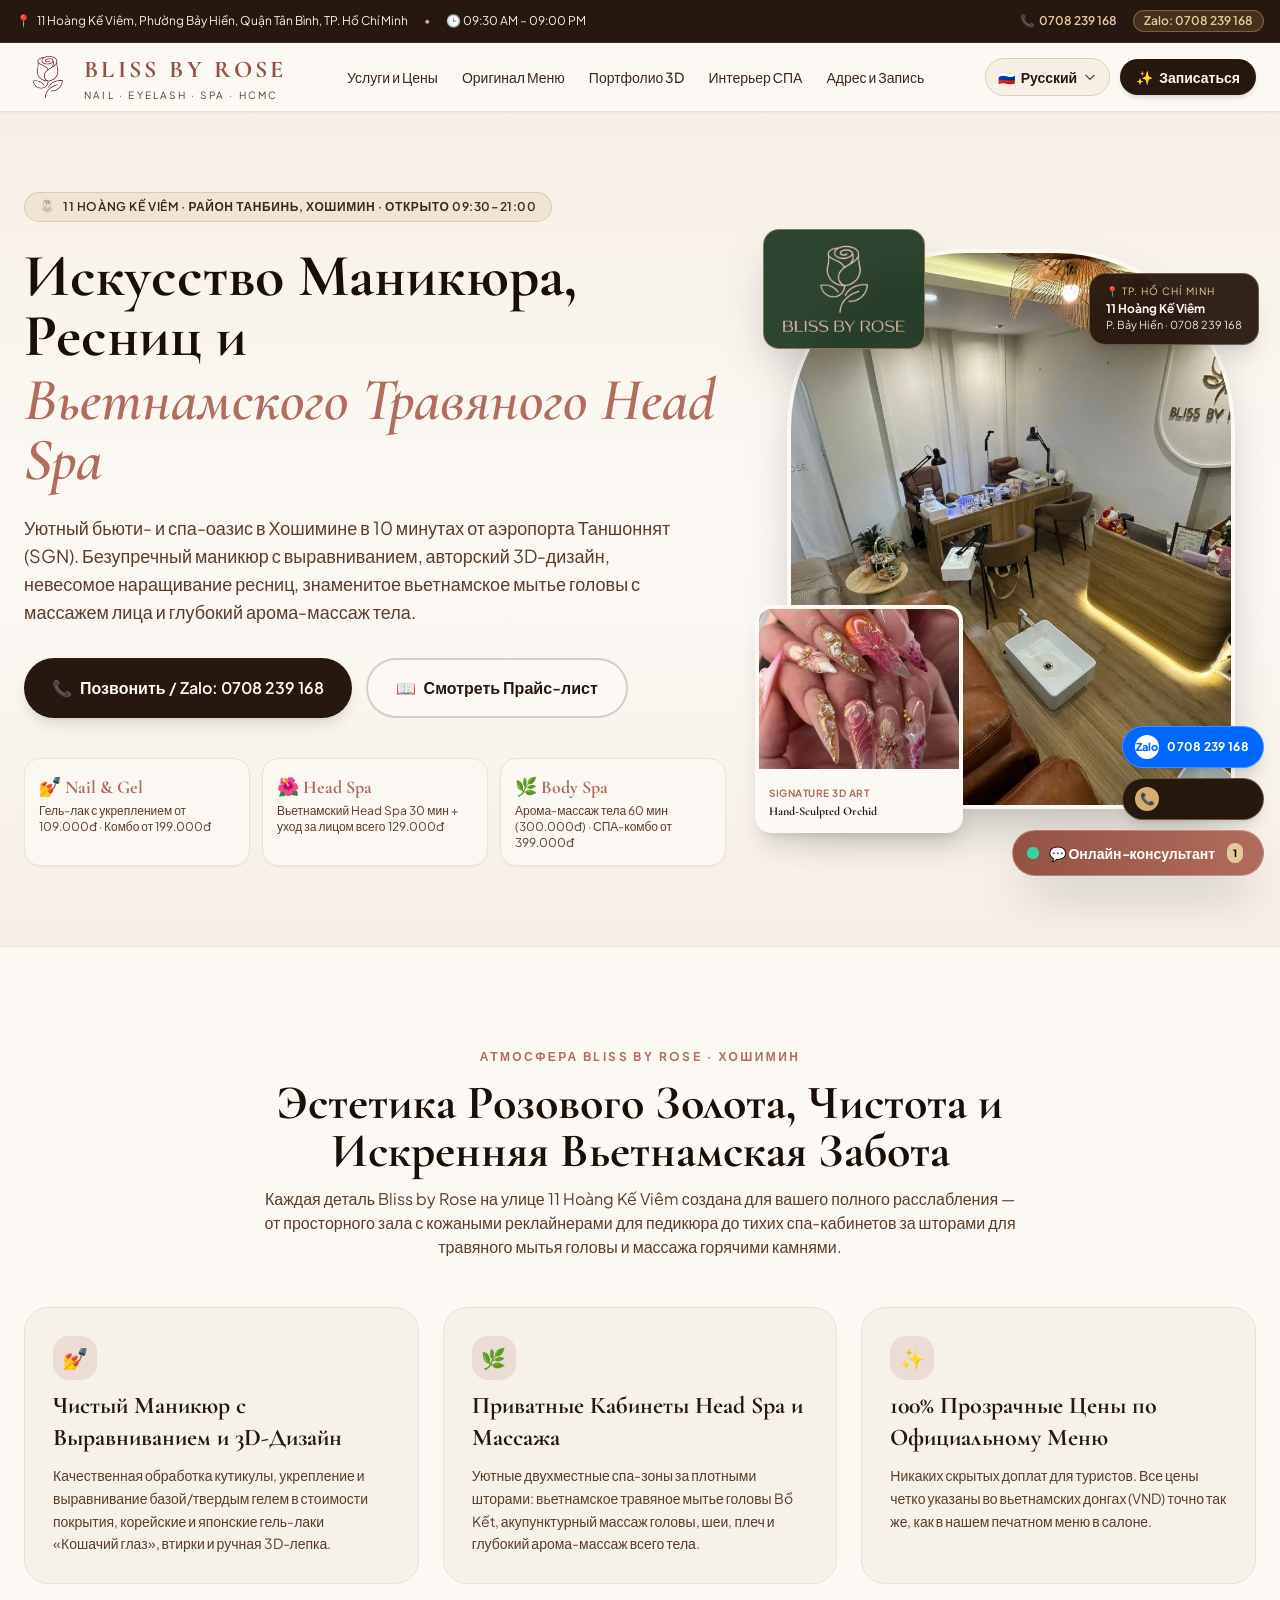
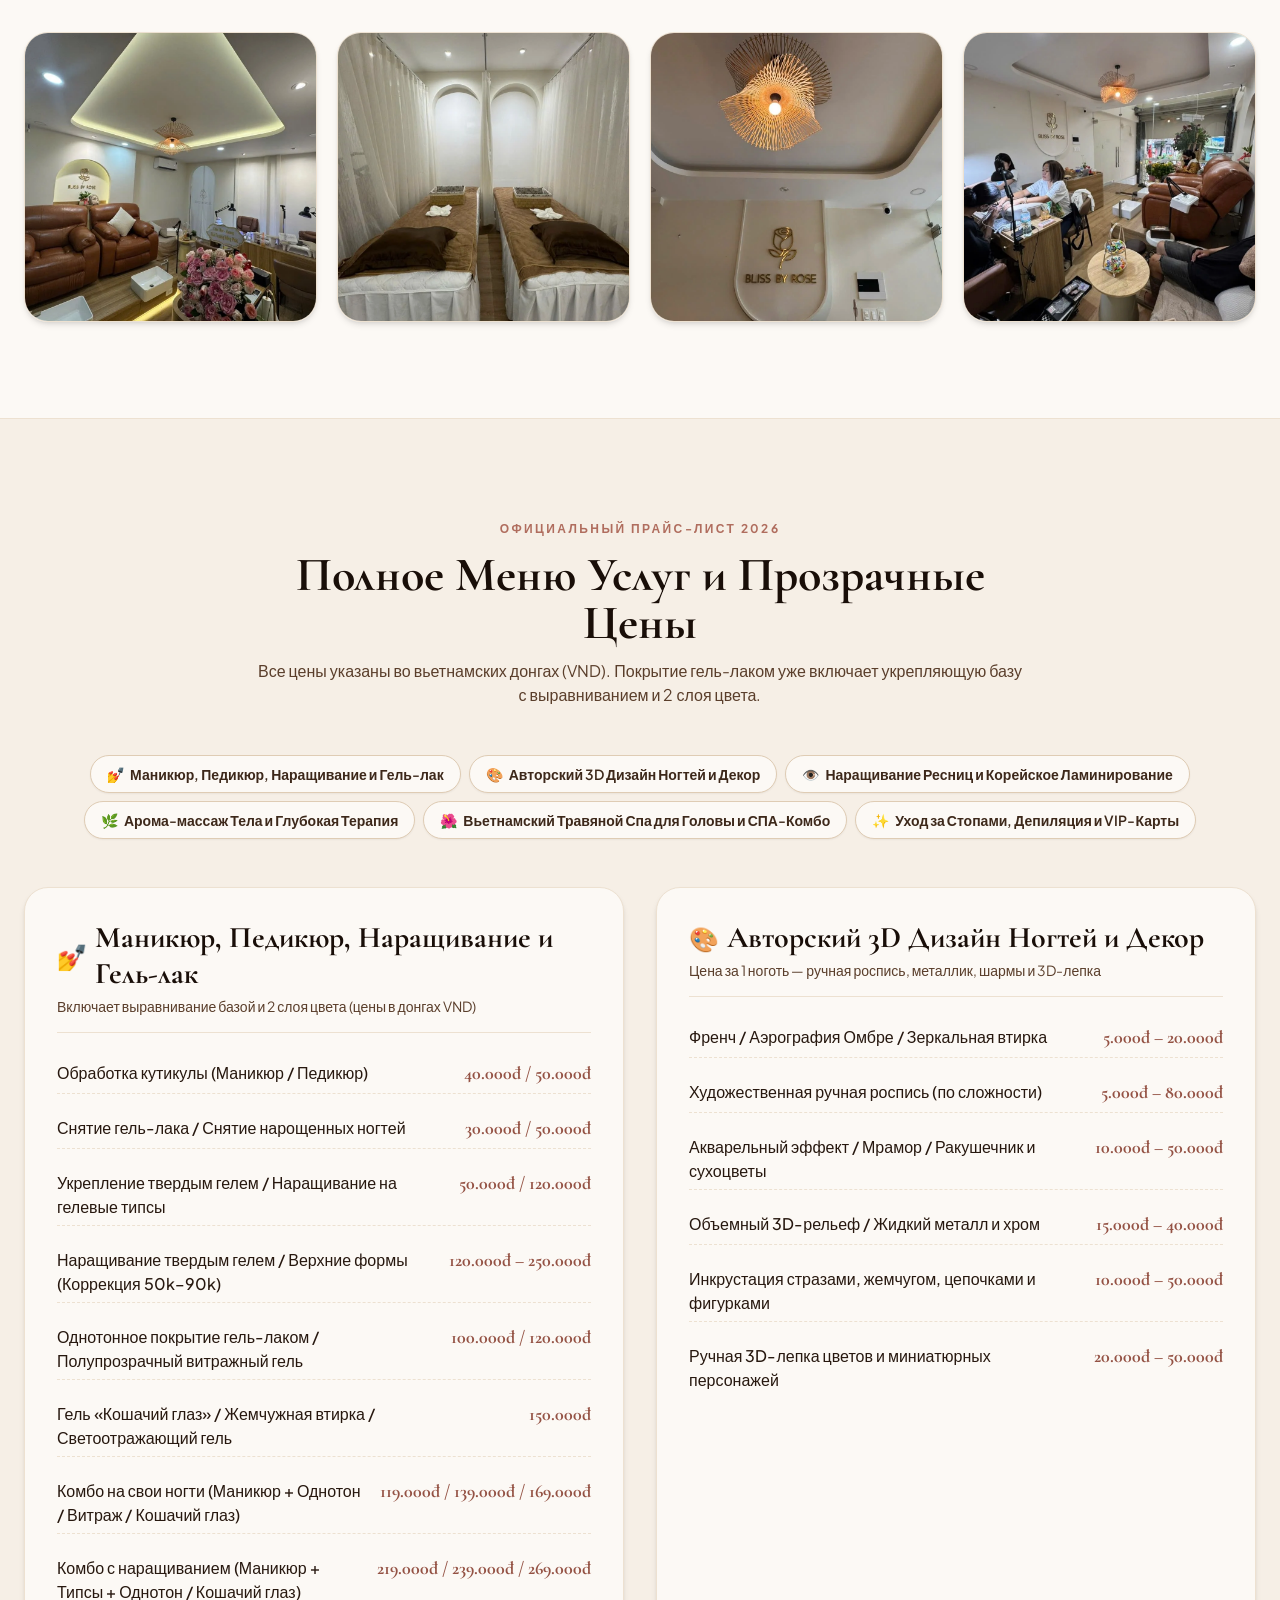
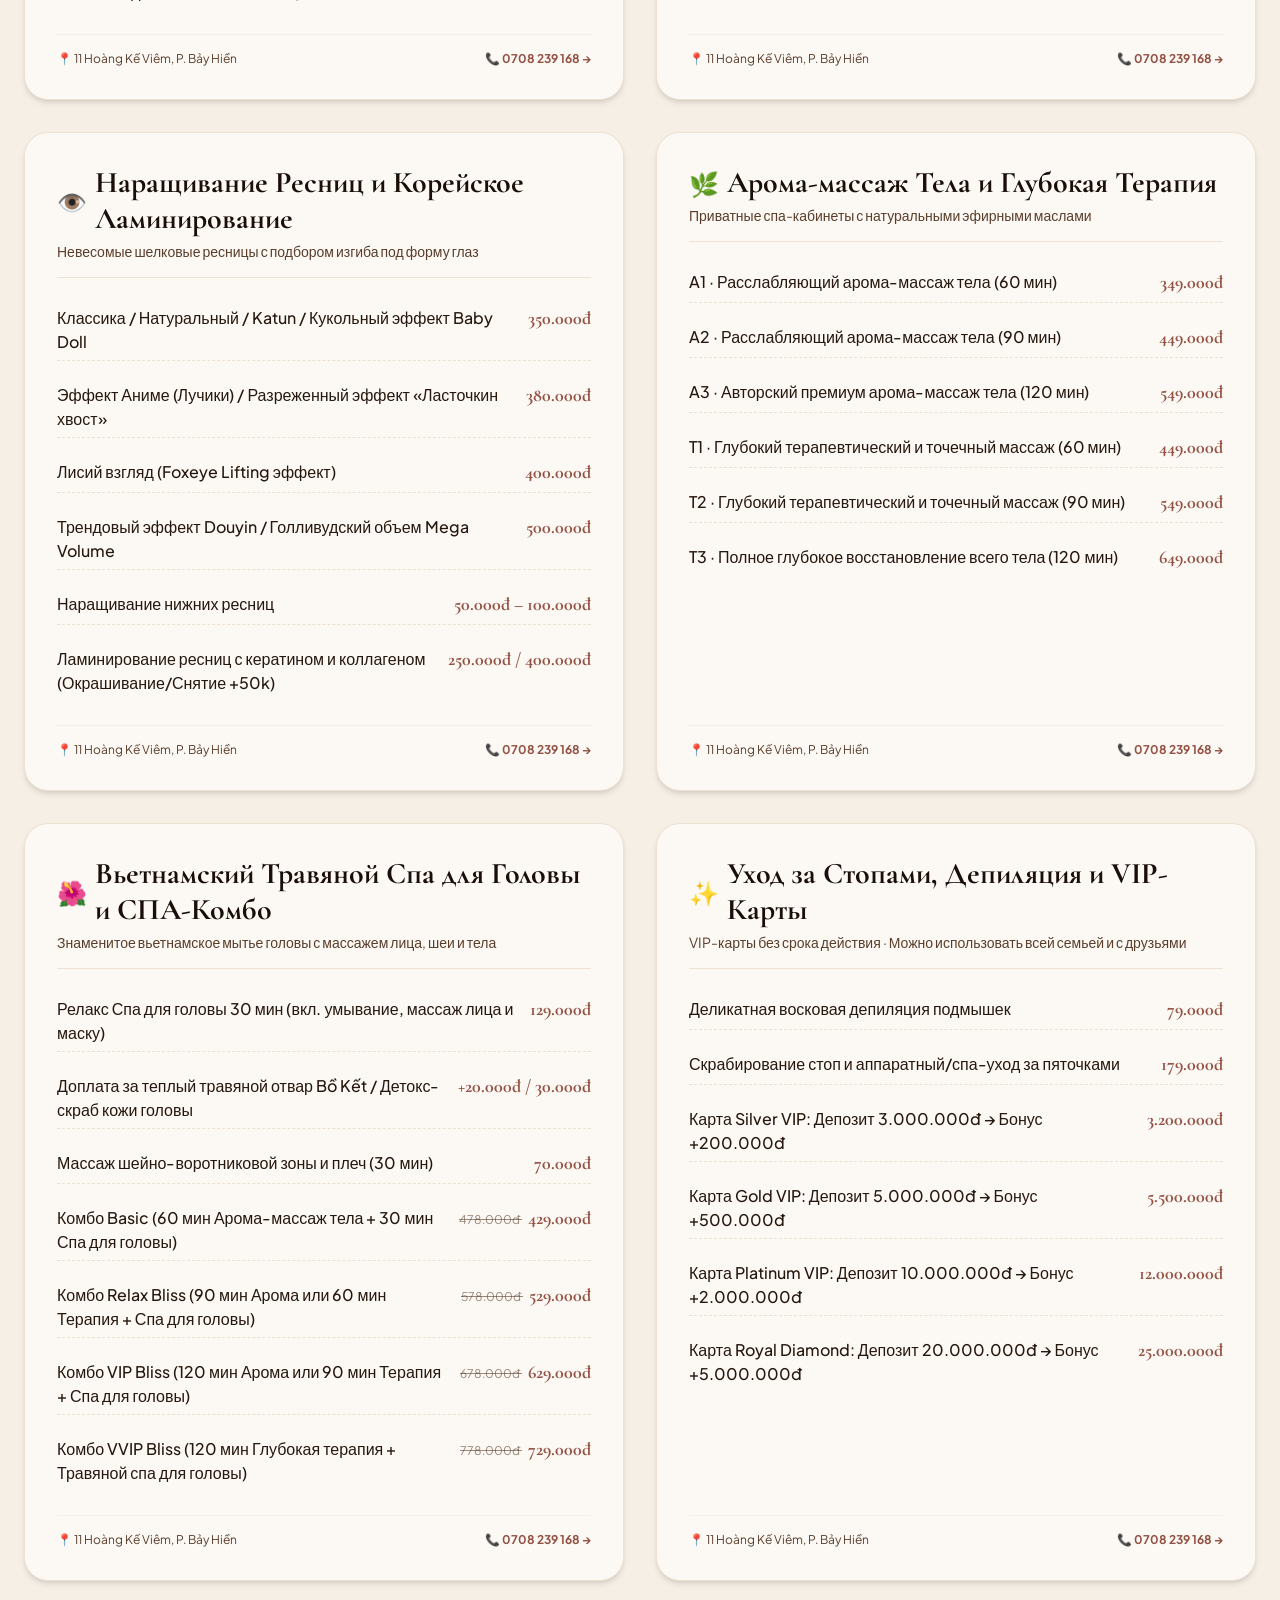
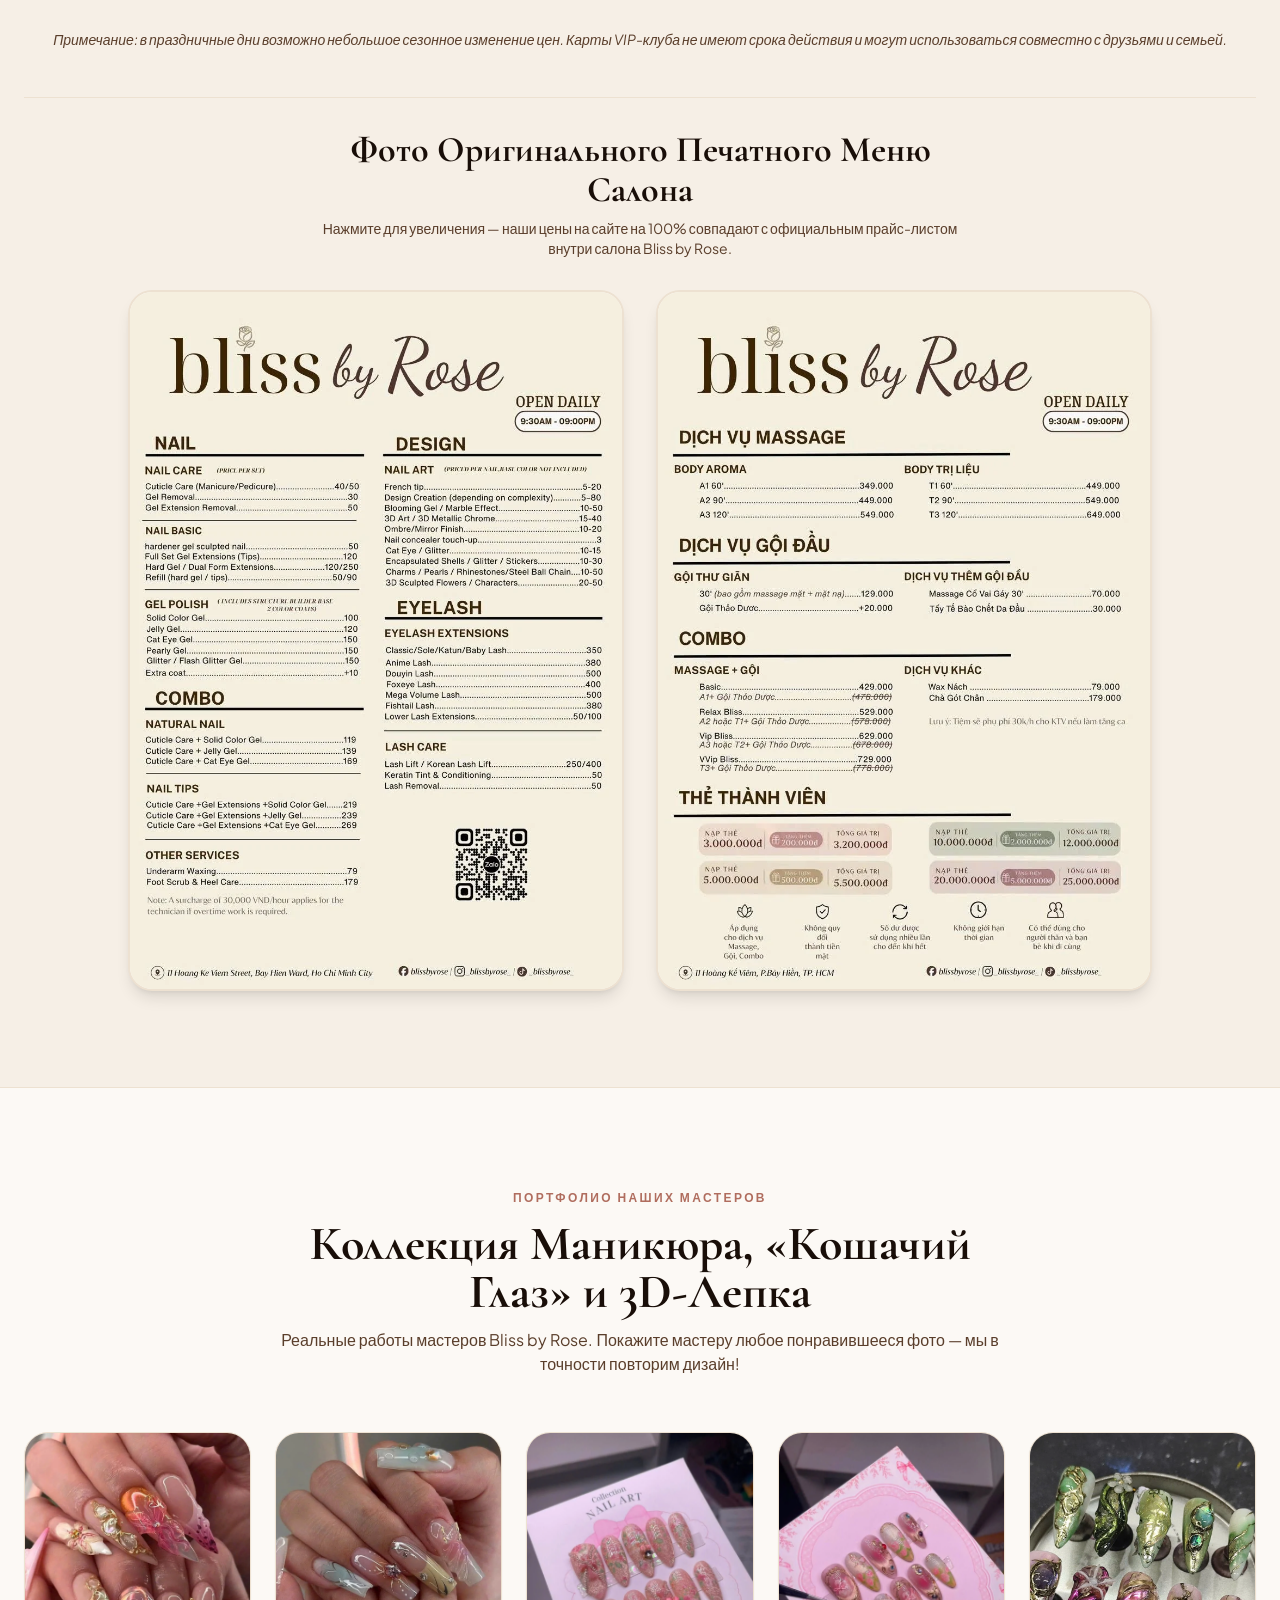
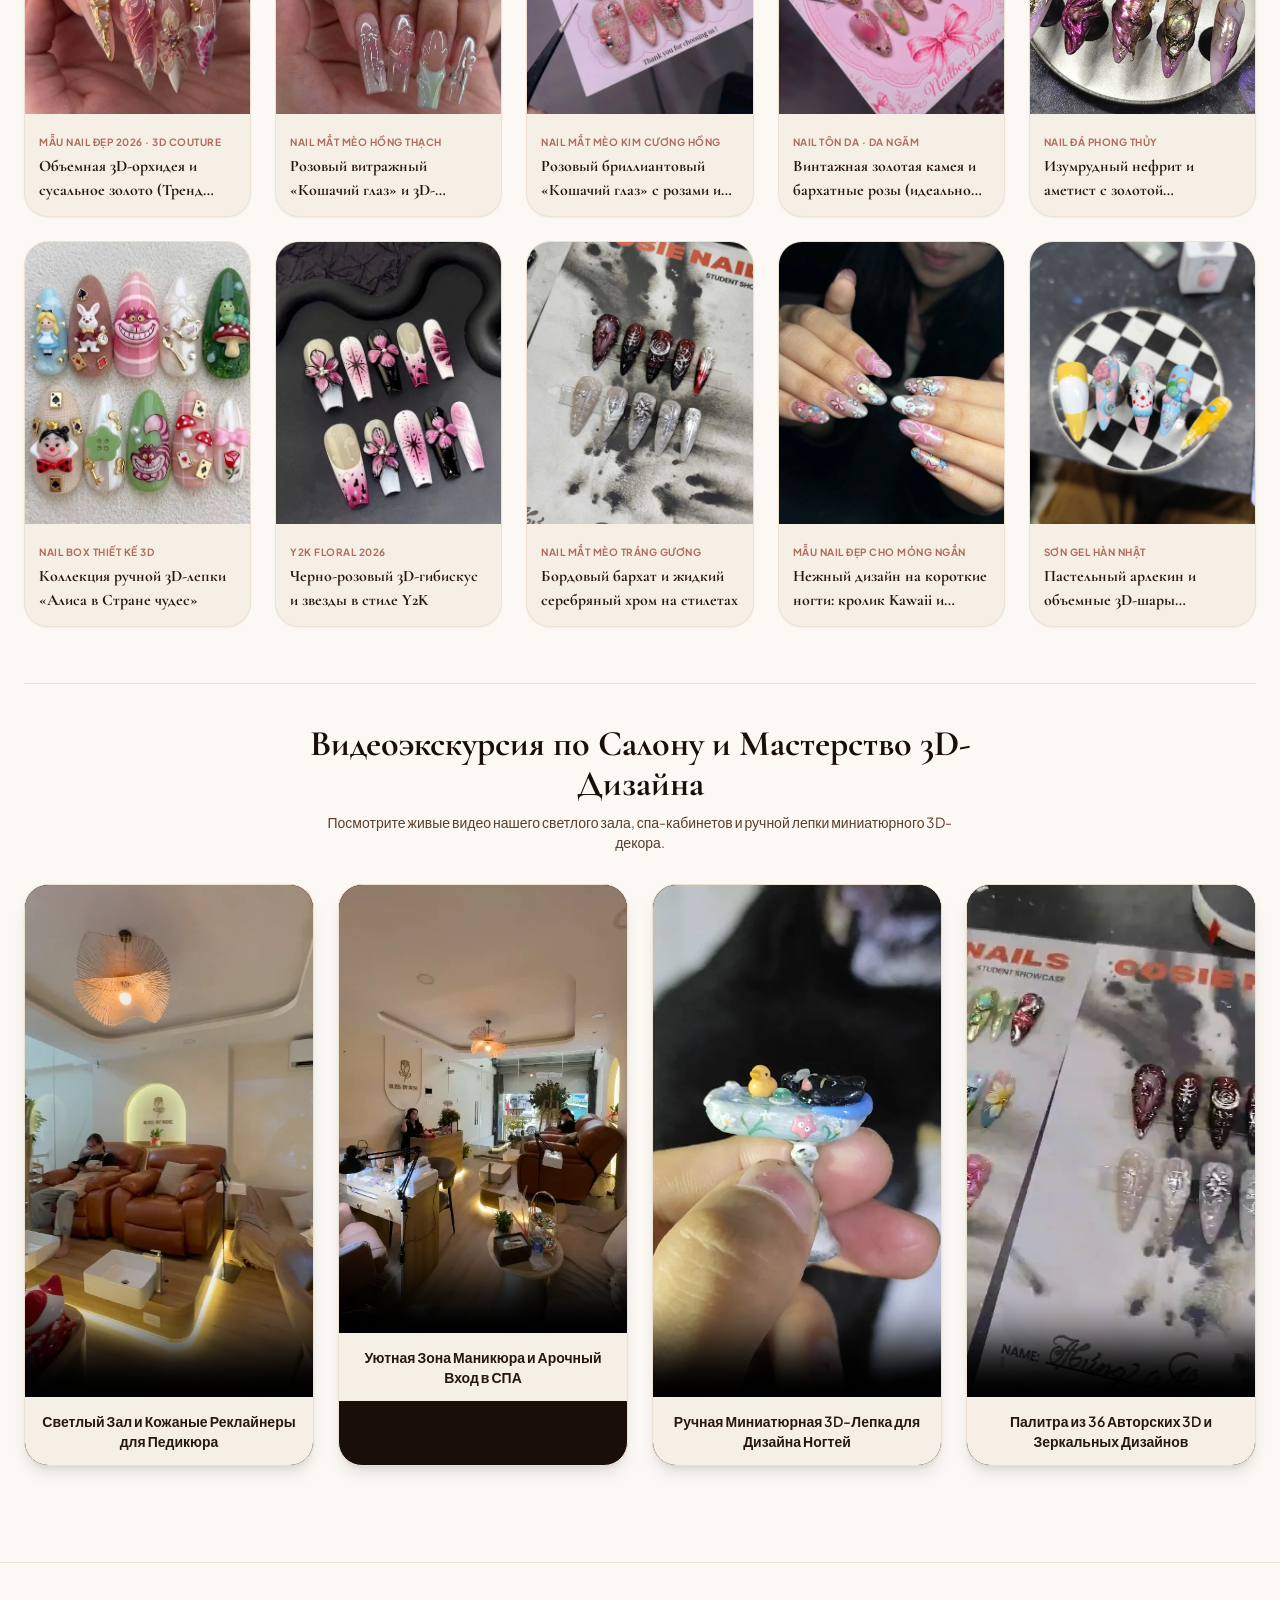
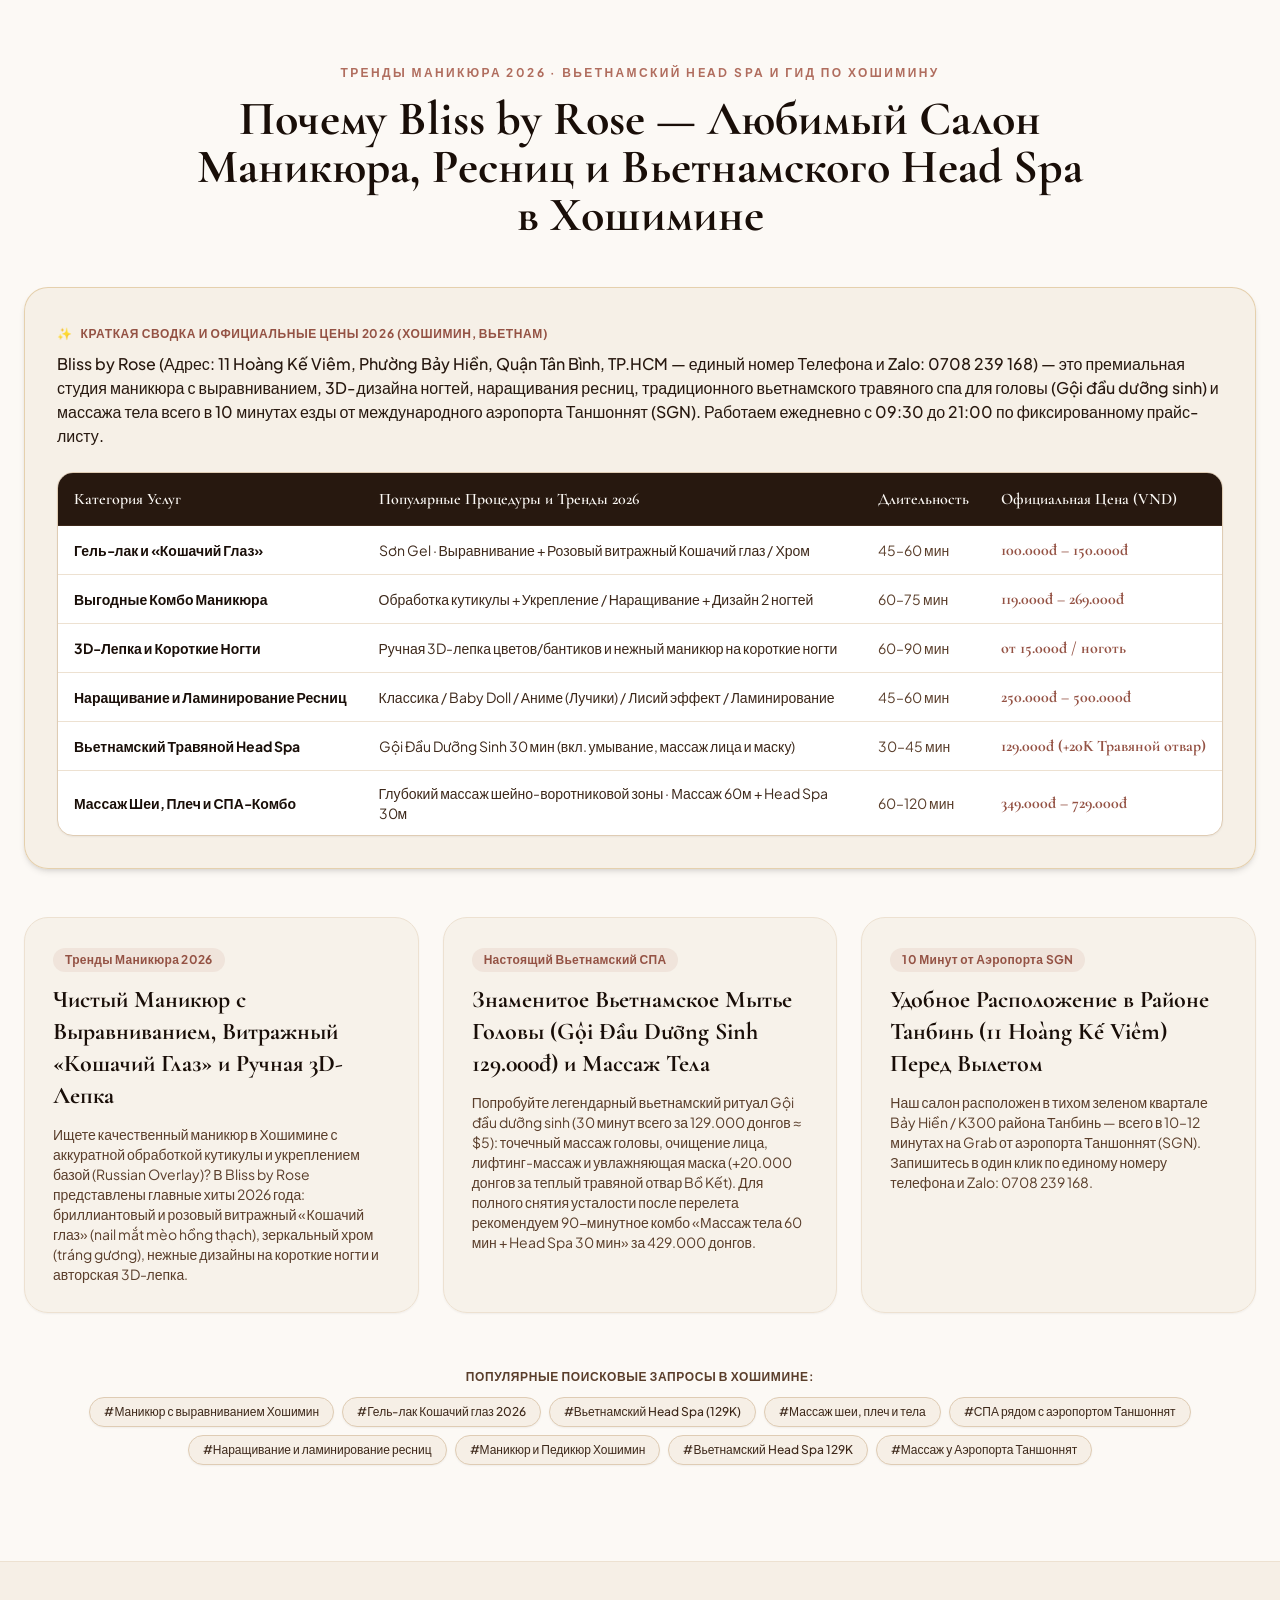
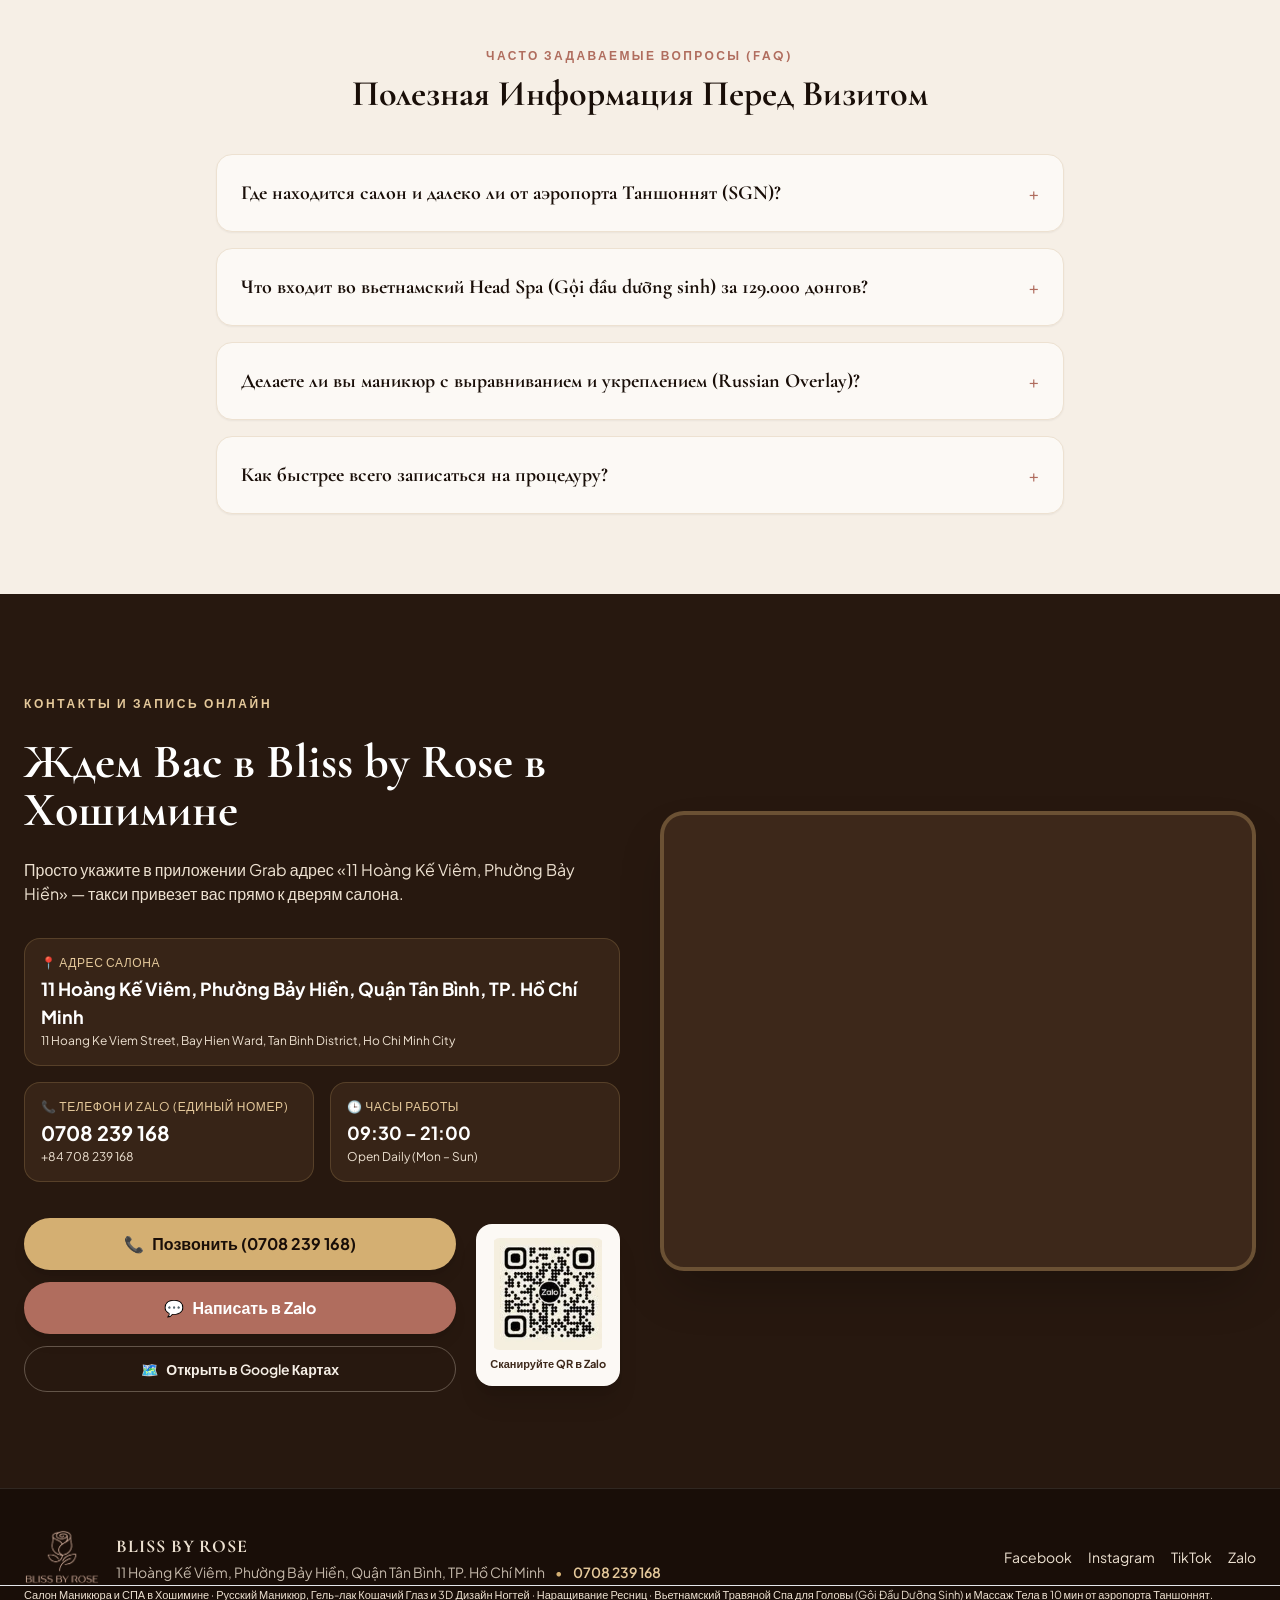
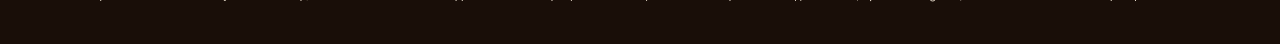
<file: ru/index.html>
<!DOCTYPE html><html lang="ru-RU" class="scroll-smooth"> <head><meta charset="UTF-8"><meta name="viewport" content="width=device-width, initial-scale=1.0"><title>Bliss by Rose — Лучший Салон Маникюра, Вьетнамский Head Spa, Наращивание Ресниц и Массаж в Хошимине</title><meta name="description" content="Bliss by Rose (11 Hoàng Kế Viêm, район Танбинь, Хошимин — 10 минут от аэропорта Таншоннят SGN). Русский и японский маникюр с укреплением, 3D дизайн ногтей, наращивание ресниц, знаменитый вьетнамский травяной спа-массаж головы (Gội đầu dưỡng sinh 129K) и массаж тела. Телефон/Zalo: 0708 239 168."><meta name="keywords" content="маникюр в хошимине, русский маникюр хошимин, педикюр хошимин, вьетнамский спа для головы хошимин, массаж рядом с аэропортом таншоннят, массаж в хошимине цены, наращивание ресниц хошимин, салон красоты сайгон, tiệm nail đẹp tân bình, gội đầu dưỡng sinh tân bình, mẫu nail mắt mèo đẹp 2026, bliss by rose 11 hoàng kế viêm"><meta name="robots" content="index, follow, max-image-preview:large, max-snippet:-1, max-video-preview:-1"><!-- Local GEO Meta Tags for Ho Chi Minh City / Tan Binh District --><meta name="geo.region" content="VN-SG"><meta name="geo.placename" content="11 Hoàng Kế Viêm, Phường Bảy Hiền, Quận Tân Bình, TP. Hồ Chí Minh"><meta name="geo.position" content="10.7977407;106.6500737"><meta name="ICBM" content="10.7977407, 106.6500737"><!-- AI / LLM Knowledge Base Discovery (GEO / AIO) --><link rel="alternate" type="text/plain" href="/llms.txt" title="Bliss by Rose AI Summary (llms.txt)"><link rel="alternate" type="text/plain" href="/llms-full.txt" title="Bliss by Rose Full AI Knowledge Base (llms-full.txt)"><link rel="canonical" href="https://blissbyrose.com/ru/"><link rel="icon" type="image/png" href="/favicon.png"><link rel="apple-touch-icon" href="/favicon.png"><!-- Hreflang SEO tags for all 8 languages + x-default --><link rel="alternate" hreflang="x-default" href="https://blissbyrose.com/"><link rel="alternate" hreflang="en" href="https://blissbyrose.com/en/"><link rel="alternate" hreflang="vi-VN" href="https://blissbyrose.com/vi/"><link rel="alternate" hreflang="fr-FR" href="https://blissbyrose.com/fr/"><link rel="alternate" hreflang="zh-Hans" href="https://blissbyrose.com/zh-cn/"><link rel="alternate" hreflang="zh-Hant" href="https://blissbyrose.com/zh-tw/"><link rel="alternate" hreflang="ja-JP" href="https://blissbyrose.com/ja/"><link rel="alternate" hreflang="ko-KR" href="https://blissbyrose.com/ko/"><link rel="alternate" hreflang="ru-RU" href="https://blissbyrose.com/ru/"><!-- Open Graph / Social --><meta property="og:type" content="website"><meta property="og:site_name" content="Bliss by Rose — Nail · Eyelash · Head Spa · Massage HCMC"><meta property="og:title" content="Bliss by Rose — Лучший Салон Маникюра, Вьетнамский Head Spa, Наращивание Ресниц и Массаж в Хошимине"><meta property="og:description" content="Bliss by Rose (11 Hoàng Kế Viêm, район Танбинь, Хошимин — 10 минут от аэропорта Таншоннят SGN). Русский и японский маникюр с укреплением, 3D дизайн ногтей, наращивание ресниц, знаменитый вьетнамский травяной спа-массаж головы (Gội đầu dưỡng sinh 129K) и массаж тела. Телефон/Zalo: 0708 239 168."><meta property="og:url" content="https://blissbyrose.com/ru/"><meta property="og:image" content="https://blissbyrose.com/images/salon-hero-lounge.webp"><meta name="twitter:card" content="summary_large_image"><meta name="theme-color" content="#F6EFE6"><!-- Google Fonts: Cormorant Garamond + Plus Jakarta Sans + Be Vietnam Pro --><link rel="preconnect" href="https://fonts.googleapis.com"><link rel="preconnect" href="https://fonts.gstatic.com" crossorigin><link href="https://fonts.googleapis.com/css2?family=Be+Vietnam+Pro:wght@400;500;600;700&family=Cormorant+Garamond:ital,wght@0,500;0,600;0,700;1,600&family=Great+Vibes&family=Plus+Jakarta+Sans:wght@400;500;600;700&display=swap" rel="stylesheet"><script type="application/ld+json">[{"@context":"https://schema.org","@type":["NailSalon","DaySpa","HealthAndBeautyBusiness"],"@id":"https://blissbyrose.com/#salon","name":"Bliss by Rose","alternateName":["Bliss by Rose Nail Eyelash Spa","Tiệm Nail Gội Đầu Dưỡng Sinh Bliss by Rose Tân Bình","Tiệm Nail Đẹp Tân Bình Bliss by Rose","Spa Massage Trị Liệu Cổ Vai Gáy & Gội Đầu Thảo Dược Bliss by Rose","Bliss by Rose Ho Chi Minh City"],"description":"Bliss by Rose (Адрес: 11 Hoàng Kế Viêm, Phường Bảy Hiền, Quận Tân Bình, TP.HCM — единый номер Телефона и Zalo: 0708 239 168) — это премиальная студия маникюра с выравниванием, 3D-дизайна ногтей, наращивания ресниц, традиционного вьетнамского травяного спа для головы (Gội đầu dưỡng sinh) и массажа тела всего в 10 минутах езды от международного аэропорта Таншоннят (SGN). Работаем ежедневно с 09:30 до 21:00 по фиксированному прайс-листу.","url":"https://blissbyrose.com/ru/","logo":"https://blissbyrose.com/images/logo-gold-transparent.png","image":["https://blissbyrose.com/images/logo-gold-transparent.png","https://blissbyrose.com/images/salon-hero-lounge.webp","https://blissbyrose.com/images/salon-massage-suite.webp","https://blissbyrose.com/images/nail-3d-orchid-gold.webp"],"telephone":"+84 708 239 168","priceRange":"40,000 VND - 729,000 VND","currenciesAccepted":"VND, USD","paymentAccepted":"Cash, Bank Transfer, VietQR, ZaloPay, MoMo, Credit Card","knowsLanguage":["vi","en","fr","ru","zh-CN","zh-TW","ja","ko"],"address":{"@type":"PostalAddress","streetAddress":"11 Hoàng Kế Viêm, Phường Bảy Hiền","addressLocality":"Quận Tân Bình","addressRegion":"TP. Hồ Chí Minh","postalCode":"700000","addressCountry":"VN"},"geo":{"@type":"GeoCoordinates","latitude":10.7977407,"longitude":106.6500737},"hasMap":"https://maps.google.com/?cid=12816747167592102415","areaServed":[{"@type":"Place","name":"Phường Bảy Hiền, Quận Tân Bình, TP. Hồ Chí Minh"},{"@type":"Place","name":"Khu K300 Cộng Hòa, Hoàng Hoa Thám, Nguyễn Trọng Tuyển, Bàu Cát, Quận Tân Bình"},{"@type":"Place","name":"Sân bay Quốc tế Tân Sơn Nhất (Tan Son Nhat International Airport SGN)"},{"@type":"AdministrativeArea","name":"Quận Tân Bình, Quận Phú Nhuận, Quận Tân Phú, Quận 3, Quận 1, Quận 10, TP.HCM"},{"@type":"City","name":"Ho Chi Minh City (Sài Gòn)"}],"hasOfferCatalog":{"@type":"OfferCatalog","name":"Bliss by Rose 2026 Nail, Eyelash, Head Spa & Massage Menu","itemListElement":[{"@type":"OfferCatalog","name":"Маникюр, Педикюр, Наращивание и Гель-лак","itemListElement":[{"@type":"Offer","itemOffered":{"@type":"Service","name":"Обработка кутикулы (Маникюр / Педикюр)"},"priceSpecification":{"@type":"PriceSpecification","price":"40000","minPrice":"40000","maxPrice":"50000","priceCurrency":"VND"}},{"@type":"Offer","itemOffered":{"@type":"Service","name":"Снятие гель-лака / Снятие нарощенных ногтей"},"priceSpecification":{"@type":"PriceSpecification","price":"30000","minPrice":"30000","maxPrice":"50000","priceCurrency":"VND"}},{"@type":"Offer","itemOffered":{"@type":"Service","name":"Укрепление твердым гелем / Наращивание на гелевые типсы"},"priceSpecification":{"@type":"PriceSpecification","price":"50000","minPrice":"50000","maxPrice":"120000","priceCurrency":"VND"}},{"@type":"Offer","itemOffered":{"@type":"Service","name":"Наращивание твердым гелем / Верхние формы (Коррекция 50k–90k)"},"priceSpecification":{"@type":"PriceSpecification","price":"120000","minPrice":"120000","maxPrice":"250000","priceCurrency":"VND"}},{"@type":"Offer","itemOffered":{"@type":"Service","name":"Однотонное покрытие гель-лаком / Полупрозрачный витражный гель"},"priceSpecification":{"@type":"PriceSpecification","price":"100000","minPrice":"100000","maxPrice":"120000","priceCurrency":"VND"}}]},{"@type":"OfferCatalog","name":"Авторский 3D Дизайн Ногтей и Декор","itemListElement":[{"@type":"Offer","itemOffered":{"@type":"Service","name":"Френч / Аэрография Омбре / Зеркальная втирка"},"priceSpecification":{"@type":"PriceSpecification","price":"5000","minPrice":"5000","maxPrice":"20000","priceCurrency":"VND"}},{"@type":"Offer","itemOffered":{"@type":"Service","name":"Художественная ручная роспись (по сложности)"},"priceSpecification":{"@type":"PriceSpecification","price":"5000","minPrice":"5000","maxPrice":"80000","priceCurrency":"VND"}},{"@type":"Offer","itemOffered":{"@type":"Service","name":"Акварельный эффект / Мрамор / Ракушечник и сухоцветы"},"priceSpecification":{"@type":"PriceSpecification","price":"10000","minPrice":"10000","maxPrice":"50000","priceCurrency":"VND"}},{"@type":"Offer","itemOffered":{"@type":"Service","name":"Объемный 3D-рельеф / Жидкий металл и хром"},"priceSpecification":{"@type":"PriceSpecification","price":"15000","minPrice":"15000","maxPrice":"40000","priceCurrency":"VND"}},{"@type":"Offer","itemOffered":{"@type":"Service","name":"Инкрустация стразами, жемчугом, цепочками и фигурками"},"priceSpecification":{"@type":"PriceSpecification","price":"10000","minPrice":"10000","maxPrice":"50000","priceCurrency":"VND"}}]},{"@type":"OfferCatalog","name":"Наращивание Ресниц и Корейское Ламинирование","itemListElement":[{"@type":"Offer","itemOffered":{"@type":"Service","name":"Классика / Натуральный / Katun / Кукольный эффект Baby Doll"},"priceSpecification":{"@type":"PriceSpecification","price":"350000","priceCurrency":"VND"}},{"@type":"Offer","itemOffered":{"@type":"Service","name":"Эффект Аниме (Лучики) / Разреженный эффект «Ласточкин хвост»"},"priceSpecification":{"@type":"PriceSpecification","price":"380000","priceCurrency":"VND"}},{"@type":"Offer","itemOffered":{"@type":"Service","name":"Лисий взгляд (Foxeye Lifting эффект)"},"priceSpecification":{"@type":"PriceSpecification","price":"400000","priceCurrency":"VND"}},{"@type":"Offer","itemOffered":{"@type":"Service","name":"Трендовый эффект Douyin / Голливудский объем Mega Volume"},"priceSpecification":{"@type":"PriceSpecification","price":"500000","priceCurrency":"VND"}},{"@type":"Offer","itemOffered":{"@type":"Service","name":"Наращивание нижних ресниц"},"priceSpecification":{"@type":"PriceSpecification","price":"50000","minPrice":"50000","maxPrice":"100000","priceCurrency":"VND"}}]},{"@type":"OfferCatalog","name":"Арома-массаж Тела и Глубокая Терапия","itemListElement":[{"@type":"Offer","itemOffered":{"@type":"Service","name":"A1 · Расслабляющий арома-массаж тела (60 мин)"},"priceSpecification":{"@type":"PriceSpecification","price":"349000","priceCurrency":"VND"}},{"@type":"Offer","itemOffered":{"@type":"Service","name":"A2 · Расслабляющий арома-массаж тела (90 мин)"},"priceSpecification":{"@type":"PriceSpecification","price":"449000","priceCurrency":"VND"}},{"@type":"Offer","itemOffered":{"@type":"Service","name":"A3 · Авторский премиум арома-массаж тела (120 мин)"},"priceSpecification":{"@type":"PriceSpecification","price":"549000","priceCurrency":"VND"}},{"@type":"Offer","itemOffered":{"@type":"Service","name":"T1 · Глубокий терапевтический и точечный массаж (60 мин)"},"priceSpecification":{"@type":"PriceSpecification","price":"449000","priceCurrency":"VND"}},{"@type":"Offer","itemOffered":{"@type":"Service","name":"T2 · Глубокий терапевтический и точечный массаж (90 мин)"},"priceSpecification":{"@type":"PriceSpecification","price":"549000","priceCurrency":"VND"}}]},{"@type":"OfferCatalog","name":"Вьетнамский Травяной Спа для Головы и СПА-Комбо","itemListElement":[{"@type":"Offer","itemOffered":{"@type":"Service","name":"Релакс Спа для головы 30 мин (вкл. умывание, массаж лица и маску)"},"priceSpecification":{"@type":"PriceSpecification","price":"129000","priceCurrency":"VND"}},{"@type":"Offer","itemOffered":{"@type":"Service","name":"Доплата за теплый травяной отвар Bồ Kết / Детокс-скраб кожи головы"},"priceSpecification":{"@type":"PriceSpecification","price":"20000","minPrice":"20000","maxPrice":"30000","priceCurrency":"VND"}},{"@type":"Offer","itemOffered":{"@type":"Service","name":"Массаж шейно-воротниковой зоны и плеч (30 мин)"},"priceSpecification":{"@type":"PriceSpecification","price":"70000","priceCurrency":"VND"}},{"@type":"Offer","itemOffered":{"@type":"Service","name":"Комбо Basic (60 мин Арома-массаж тела + 30 мин Спа для головы)"},"priceSpecification":{"@type":"PriceSpecification","price":"429000","priceCurrency":"VND"}},{"@type":"Offer","itemOffered":{"@type":"Service","name":"Комбо Relax Bliss (90 мин Арома или 60 мин Терапия + Спа для головы)"},"priceSpecification":{"@type":"PriceSpecification","price":"529000","priceCurrency":"VND"}}]},{"@type":"OfferCatalog","name":"Уход за Стопами, Депиляция и VIP-Карты","itemListElement":[{"@type":"Offer","itemOffered":{"@type":"Service","name":"Деликатная восковая депиляция подмышек"},"priceSpecification":{"@type":"PriceSpecification","price":"79000","priceCurrency":"VND"}},{"@type":"Offer","itemOffered":{"@type":"Service","name":"Скрабирование стоп и аппаратный/спа-уход за пяточками"},"priceSpecification":{"@type":"PriceSpecification","price":"179000","priceCurrency":"VND"}},{"@type":"Offer","itemOffered":{"@type":"Service","name":"Карта Silver VIP: Депозит 3.000.000đ → Бонус +200.000đ"},"priceSpecification":{"@type":"PriceSpecification","price":"3200000","priceCurrency":"VND"}},{"@type":"Offer","itemOffered":{"@type":"Service","name":"Карта Gold VIP: Депозит 5.000.000đ → Бонус +500.000đ"},"priceSpecification":{"@type":"PriceSpecification","price":"5500000","priceCurrency":"VND"}},{"@type":"Offer","itemOffered":{"@type":"Service","name":"Карта Platinum VIP: Депозит 10.000.000đ → Бонус +2.000.000đ"},"priceSpecification":{"@type":"PriceSpecification","price":"12000000","priceCurrency":"VND"}}]}]},"openingHoursSpecification":[{"@type":"OpeningHoursSpecification","dayOfWeek":["Monday","Tuesday","Wednesday","Thursday","Friday","Saturday","Sunday"],"opens":"09:30","closes":"21:00"}],"sameAs":["https://maps.google.com/?cid=12816747167592102415","https://www.facebook.com/blissbyrose","https://www.instagram.com/_blissbyrose_","https://www.tiktok.com/@_blissbyrose_","https://zalo.me/0708239168"]},{"@context":"https://schema.org","@type":"FAQPage","mainEntity":[{"@type":"Question","name":"Где находится салон и далеко ли от аэропорта Таншоннят (SGN)?","acceptedAnswer":{"@type":"Answer","text":"Мы находимся по адресу: 11 Hoàng Kế Viêm, Phường Bảy Hiền, Quận Tân Bình, TP. Hồ Chí Minh. Это всего в 10–12 минутах езды на такси Grab от международного аэропорта Таншоннят (SGN) и в 15 минутах от 1-го и 3-го районов Хошимина. Идеальное место для отдыха перед вылетом или сразу после прилета!"}},{"@type":"Question","name":"Что входит во вьетнамский Head Spa (Gội đầu dưỡng sinh) за 129.000 донгов?","acceptedAnswer":{"@type":"Answer","text":"В 30-минутный сеанс Relaxing Head Spa (129.000 VND ≈ $5) входит: глубокое очищение и точечный массаж кожи головы, демакияж и умывание лица, лифтинг-массаж лица и увлажняющая тканевая маска. За +20.000 VND можно добавить мытье теплым травяным отваром Bồ Kết или выбрать 90-минутное комбо «Массаж тела 60 мин + Head Spa 30 мин» за 429.000 VND."}},{"@type":"Question","name":"Делаете ли вы маникюр с выравниванием и укреплением (Russian Overlay)?","acceptedAnswer":{"@type":"Answer","text":"Да! В Bliss by Rose особое внимание уделяется чистой обработке кутикулы и архитектуре ногтя. В стоимость любого гель-лака (от 109.000 VND) и комбо-пакетов (от 199.000 VND) уже входит укрепляющее базовое выравнивание (Russian Overlay)."}},{"@type":"Question","name":"Как быстрее всего записаться на процедуру?","acceptedAnswer":{"@type":"Answer","text":"У нас единый номер для телефонных звонков и мессенджера Zalo: 0708 239 168 (+84 708 239 168). Нажмите кнопку Zalo или позвоните нам — мы сразу подтвердим удобное для вас время."}}]},{"@context":"https://schema.org","@type":"BreadcrumbList","itemListElement":[{"@type":"ListItem","position":1,"name":"Bliss by Rose HCMC","item":"https://blissbyrose.com/"},{"@type":"ListItem","position":2,"name":"Русский","item":"https://blissbyrose.com/ru/"}]}]</script><link rel="stylesheet" href="/_astro/SalonPage.D-Pp4vTo.css"></head> <body class="bg-ivory-50 text-espresso-900 font-sans antialiased selection:bg-champagne-300 selection:text-espresso-950 pb-20 md:pb-0"> <!-- Top Info Bar --> <div class="bg-espresso-900 text-ivory-100 text-xs py-2.5 px-4 border-b border-champagne-500/20"> <div class="max-w-7xl mx-auto flex flex-wrap items-center justify-between gap-2"> <div class="flex flex-wrap items-center gap-x-4 gap-y-1"> <a href="https://maps.google.com/?cid=12816747167592102415" target="_blank" rel="noopener" class="hover:text-champagne-300 transition flex items-center gap-1.5"> <span>📍</span> <span>11 Hoàng Kế Viêm, Phường Bảy Hiền, Quận Tân Bình, TP. Hồ Chí Minh</span> </a> <span class="hidden sm:inline text-champagne-400">•</span> <span class="hidden sm:inline">🕒 09:30 AM – 09:00 PM</span> </div> <div class="flex items-center gap-4 ml-auto"> <a href="tel:+84708239168" class="font-semibold text-champagne-300 hover:text-white transition flex items-center gap-1"> <span>📞</span> <span>0708 239 168</span> </a> <a href="https://zalo.me/0708239168" target="_blank" rel="noopener" class="px-2.5 py-0.5 rounded-full bg-champagne-500/20 border border-champagne-400/40 text-champagne-300 hover:bg-champagne-500 hover:text-espresso-950 font-semibold transition">
Zalo: 0708 239 168 </a> </div> </div> </div> <!-- Sticky Navigation Header --> <header class="sticky top-0 z-40 bg-ivory-50/95 backdrop-blur-md border-b border-ivory-200 shadow-sm"> <div class="max-w-7xl mx-auto px-4 sm:px-6 py-2.5 flex items-center justify-between gap-3"> <!-- Official Transparent Brand Logo --> <a href="/ru/" class="flex items-center gap-3 group shrink-0"> <img src="/images/logo-rose-icon-rosewood.webp" alt="Bliss by Rose Official Emblem" width="48" height="48" class="w-11 h-11 sm:w-12 sm:h-12 object-contain group-hover:scale-105 transition duration-300"> <div class="leading-none"> <span class="font-serif text-xl sm:text-2xl font-bold tracking-[0.14em] uppercase text-rosewood-600 block">
BLISS BY ROSE
</span> <span class="block text-[10px] uppercase tracking-[0.22em] text-espresso-700 mt-1">
Nail · Eyelash · Spa · HCMC
</span> </div> </a> <!-- Desktop Nav Links --> <nav class="hidden lg:flex items-center gap-6 text-sm font-medium text-espresso-800"> <a href="#services" class="hover:text-rosewood-500 transition">Услуги и Цены</a> <a href="#menu-cards" class="hover:text-rosewood-500 transition">Оригинал Меню</a> <a href="#gallery" class="hover:text-rosewood-500 transition">Портфолио 3D</a> <a href="#space" class="hover:text-rosewood-500 transition">Интерьер СПА</a> <a href="#location" class="hover:text-rosewood-500 transition">Адрес и Запись</a> </nav> <!-- Language Switcher + CTA --> <div class="flex items-center gap-2.5"> <div class="relative group"> <button type="button" aria-label="Select Language" class="inline-flex items-center gap-1.5 px-3 py-2 rounded-full bg-ivory-100 hover:bg-ivory-200 border border-ivory-300 text-xs sm:text-sm font-semibold text-espresso-900 transition"> <span>🇷🇺</span> <span>Русский</span> <svg class="w-3.5 h-3.5 text-espresso-700" fill="none" stroke="currentColor" viewBox="0 0 24 24"> <path stroke-linecap="round" stroke-linejoin="round" stroke-width="2" d="M19 9l-7 7-7-7"></path> </svg> </button> <div class="invisible opacity-0 group-hover:visible group-hover:opacity-100 focus-within:visible focus-within:opacity-100 transition-all duration-150 absolute right-0 mt-1.5 w-44 rounded-2xl bg-ivory-50 border border-ivory-200 shadow-xl py-1.5 z-50"> <a href="/en/" onclick="try{localStorage.setItem('bliss_lang','en')}catch(e){}" class="flex items-center justify-between px-3.5 py-2 text-xs sm:text-sm hover:bg-ivory-100 transition text-espresso-800"> <span class="flex items-center gap-2"> <span>🇬🇧</span> <span>English</span> </span>  </a><a href="/vi/" onclick="try{localStorage.setItem('bliss_lang','vi')}catch(e){}" class="flex items-center justify-between px-3.5 py-2 text-xs sm:text-sm hover:bg-ivory-100 transition text-espresso-800"> <span class="flex items-center gap-2"> <span>🇻🇳</span> <span>Tiếng Việt</span> </span>  </a><a href="/fr/" onclick="try{localStorage.setItem('bliss_lang','fr')}catch(e){}" class="flex items-center justify-between px-3.5 py-2 text-xs sm:text-sm hover:bg-ivory-100 transition text-espresso-800"> <span class="flex items-center gap-2"> <span>🇫🇷</span> <span>Français</span> </span>  </a><a href="/zh-cn/" onclick="try{localStorage.setItem('bliss_lang','zh-cn')}catch(e){}" class="flex items-center justify-between px-3.5 py-2 text-xs sm:text-sm hover:bg-ivory-100 transition text-espresso-800"> <span class="flex items-center gap-2"> <span>🇨🇳</span> <span>简体中文</span> </span>  </a><a href="/zh-tw/" onclick="try{localStorage.setItem('bliss_lang','zh-tw')}catch(e){}" class="flex items-center justify-between px-3.5 py-2 text-xs sm:text-sm hover:bg-ivory-100 transition text-espresso-800"> <span class="flex items-center gap-2"> <span>🇹🇼</span> <span>繁體中文</span> </span>  </a><a href="/ja/" onclick="try{localStorage.setItem('bliss_lang','ja')}catch(e){}" class="flex items-center justify-between px-3.5 py-2 text-xs sm:text-sm hover:bg-ivory-100 transition text-espresso-800"> <span class="flex items-center gap-2"> <span>🇯🇵</span> <span>日本語</span> </span>  </a><a href="/ko/" onclick="try{localStorage.setItem('bliss_lang','ko')}catch(e){}" class="flex items-center justify-between px-3.5 py-2 text-xs sm:text-sm hover:bg-ivory-100 transition text-espresso-800"> <span class="flex items-center gap-2"> <span>🇰🇷</span> <span>한국어</span> </span>  </a><a href="/ru/" onclick="try{localStorage.setItem('bliss_lang','ru')}catch(e){}" class="flex items-center justify-between px-3.5 py-2 text-xs sm:text-sm hover:bg-ivory-100 transition font-bold text-rosewood-600 bg-ivory-100/70"> <span class="flex items-center gap-2"> <span>🇷🇺</span> <span>Русский</span> </span> <span class="text-champagne-600">✓</span> </a> </div> </div> <a href="#location" class="hidden sm:inline-flex items-center gap-1.5 px-4 py-2 rounded-full bg-espresso-900 hover:bg-rosewood-600 text-ivory-50 text-xs sm:text-sm font-semibold shadow-md transition"> <span>✨</span> <span>Записаться</span> </a> </div> </div> <!-- Quick 7-Language Bar for Mobile --> <div class="flex lg:hidden items-center gap-1.5 overflow-x-auto px-4 py-1.5 bg-ivory-100/80 border-t border-ivory-200 text-xs no-scrollbar"> <a href="/en/" onclick="try{localStorage.setItem('bliss_lang','en')}catch(e){}" class="shrink-0 px-2.5 py-1 rounded-full border transition bg-ivory-50 text-espresso-800 border-ivory-300"> 🇬🇧 English </a><a href="/vi/" onclick="try{localStorage.setItem('bliss_lang','vi')}catch(e){}" class="shrink-0 px-2.5 py-1 rounded-full border transition bg-ivory-50 text-espresso-800 border-ivory-300"> 🇻🇳 Tiếng Việt </a><a href="/fr/" onclick="try{localStorage.setItem('bliss_lang','fr')}catch(e){}" class="shrink-0 px-2.5 py-1 rounded-full border transition bg-ivory-50 text-espresso-800 border-ivory-300"> 🇫🇷 Français </a><a href="/zh-cn/" onclick="try{localStorage.setItem('bliss_lang','zh-cn')}catch(e){}" class="shrink-0 px-2.5 py-1 rounded-full border transition bg-ivory-50 text-espresso-800 border-ivory-300"> 🇨🇳 简体中文 </a><a href="/zh-tw/" onclick="try{localStorage.setItem('bliss_lang','zh-tw')}catch(e){}" class="shrink-0 px-2.5 py-1 rounded-full border transition bg-ivory-50 text-espresso-800 border-ivory-300"> 🇹🇼 繁體中文 </a><a href="/ja/" onclick="try{localStorage.setItem('bliss_lang','ja')}catch(e){}" class="shrink-0 px-2.5 py-1 rounded-full border transition bg-ivory-50 text-espresso-800 border-ivory-300"> 🇯🇵 日本語 </a><a href="/ko/" onclick="try{localStorage.setItem('bliss_lang','ko')}catch(e){}" class="shrink-0 px-2.5 py-1 rounded-full border transition bg-ivory-50 text-espresso-800 border-ivory-300"> 🇰🇷 한국어 </a><a href="/ru/" onclick="try{localStorage.setItem('bliss_lang','ru')}catch(e){}" class="shrink-0 px-2.5 py-1 rounded-full border transition bg-espresso-900 text-ivory-50 border-espresso-900 font-semibold"> 🇷🇺 Русский </a> </div> </header> <main> <!-- Hero Section (Revaya Spa & Wellness Arched Editorial Layout) --> <section class="relative overflow-hidden py-12 sm:py-20 bg-gradient-to-b from-ivory-100 via-ivory-50 to-ivory-100"> <div class="max-w-7xl mx-auto px-4 sm:px-6 grid grid-cols-1 lg:grid-cols-12 gap-10 items-center"> <!-- Left 7 Cols --> <div class="lg:col-span-7 space-y-6 text-left"> <div class="inline-flex items-center gap-2 px-3.5 py-1.5 rounded-full bg-ivory-200/80 border border-champagne-400/50 text-[11px] sm:text-xs font-semibold tracking-wider uppercase text-espresso-800"> <img src="/images/logo-rose-icon-rosewood.webp" alt="" width="18" height="18" class="w-4 h-4 object-contain"> <span>11 Hoàng Kế Viêm · Район Танбинь, Хошимин · Открыто 09:30–21:00</span> </div> <h1 class="font-serif text-4xl sm:text-5xl lg:text-6xl font-bold text-espresso-950 leading-[1.12]"> <span class="block">Искусство Маникюра, Ресниц и</span> <span class="block text-rosewood-500 italic font-semibold mt-1"> Вьетнамского Травяного Head Spa </span> </h1> <p class="text-base sm:text-lg text-espresso-700 leading-relaxed max-w-2xl"> Уютный бьюти- и спа-оазис в Хошимине в 10 минутах от аэропорта Таншоннят (SGN). Безупречный маникюр с выравниванием, авторский 3D-дизайн, невесомое наращивание ресниц, знаменитое вьетнамское мытье головы с массажем лица и глубокий арома-массаж тела. </p> <!-- Hero CTAs --> <div class="flex flex-col sm:flex-row gap-3.5 pt-2"> <a href="tel:+84708239168" class="inline-flex items-center justify-center gap-2 px-7 py-4 rounded-full bg-espresso-900 hover:bg-rosewood-600 text-ivory-50 font-semibold text-sm sm:text-base shadow-lg transition"> <span>📞</span> <span>Позвонить / Zalo: 0708 239 168</span> </a> <a href="#services" class="inline-flex items-center justify-center gap-2 px-7 py-4 rounded-full bg-ivory-50 hover:bg-ivory-200 text-espresso-900 border-2 border-espresso-800/20 font-semibold text-sm sm:text-base transition"> <span>📖</span> <span>Смотреть Прайс-лист</span> </a> </div> <!-- 3 Highlight Price Pills --> <div class="grid grid-cols-1 sm:grid-cols-3 gap-3 pt-4"> <div class="p-3.5 rounded-2xl bg-ivory-50/90 border border-ivory-200 shadow-sm"> <div class="text-rosewood-500 font-serif font-bold text-lg">💅 Nail & Gel</div> <div class="text-xs text-espresso-700 mt-0.5">Гель-лак с укреплением от 109.000đ · Комбо от 199.000đ</div> </div> <div class="p-3.5 rounded-2xl bg-ivory-50/90 border border-ivory-200 shadow-sm"> <div class="text-rosewood-500 font-serif font-bold text-lg">🌺 Head Spa</div> <div class="text-xs text-espresso-700 mt-0.5">Вьетнамский Head Spa 30 мин + уход за лицом всего 129.000đ</div> </div> <div class="p-3.5 rounded-2xl bg-ivory-50/90 border border-ivory-200 shadow-sm"> <div class="text-rosewood-500 font-serif font-bold text-lg">🌿 Body Spa</div> <div class="text-xs text-espresso-700 mt-0.5">Арома-массаж тела 60 мин (300.000đ) · СПА-комбо от 399.000đ</div> </div> </div> </div> <!-- Right 5 Cols: Arched Salon & Nail Art Composition --> <div class="lg:col-span-5 relative"> <div class="relative mx-auto max-w-md"> <!-- Official Transparent Brand Crest Badge on Hero --> <div class="absolute -top-5 -left-3 sm:-left-6 z-10 px-4 py-3 rounded-2xl bg-[#223A26]/95 backdrop-blur-md border border-champagne-400/50 shadow-2xl"> <img src="/images/logo-gold-transparent.webp" alt="Bliss by Rose Official Logo" width="136" height="100" class="w-28 sm:w-32 h-auto object-contain"> </div> <!-- Main Arched Salon Photo matching real interior arch --> <div class="rounded-t-[180px] rounded-b-3xl overflow-hidden border-4 border-ivory-50 shadow-2xl bg-ivory-200 aspect-[4/5]"> <img src="/images/salon-hero-lounge.webp" alt="Bliss by Rose Salon Interior at 11 Hoang Ke Viem, Ho Chi Minh City" width="960" height="1200" loading="eager" class="w-full h-full object-cover"> </div> <!-- Floating Nail Art Card --> <div class="absolute -bottom-6 -left-4 sm:-left-8 w-44 sm:w-52 rounded-2xl overflow-hidden border-4 border-ivory-50 shadow-xl bg-ivory-50"> <img src="/images/nail-3d-orchid-gold.webp" alt="3D Sculpted Orchid Nail Art at Bliss by Rose" width="400" height="480" loading="eager" class="w-full h-36 sm:h-40 object-cover"> <div class="p-2.5 bg-ivory-50 text-left"> <span class="text-[10px] uppercase tracking-wider font-bold text-rosewood-500">Signature 3D Art</span> <p class="text-xs font-serif font-bold text-espresso-900 truncate">Hand-Sculpted Orchid</p> </div> </div> <!-- Floating Location Badge --> <a href="https://maps.google.com/?cid=12816747167592102415" target="_blank" rel="noopener" class="absolute top-6 -right-3 sm:-right-6 px-4 py-2.5 rounded-2xl bg-espresso-900/95 text-ivory-50 shadow-xl border border-champagne-400/40 text-left hover:scale-105 transition"> <div class="text-[10px] uppercase tracking-widest text-champagne-300">📍 TP. HỒ CHÍ MINH</div> <div class="text-xs font-bold mt-0.5">11 Hoàng Kế Viêm</div> <div class="text-[11px] text-ivory-200">P. Bảy Hiền · 0708 239 168</div> </a> </div> </div> </div> </section> <!-- The Sanctuary / Space Section --> <section id="space" class="py-16 sm:py-24 bg-ivory-50 border-t border-ivory-200"> <div class="max-w-7xl mx-auto px-4 sm:px-6 space-y-12"> <div class="text-center max-w-3xl mx-auto space-y-3"> <span class="text-xs font-bold uppercase tracking-[0.2em] text-rosewood-500"> АТМОСФЕРА BLISS BY ROSE · ХОШИМИН </span> <h2 class="font-serif text-3xl sm:text-5xl font-bold text-espresso-950"> Эстетика Розового Золота, Чистота и Искренняя Вьетнамская Забота </h2> <p class="text-sm sm:text-base text-espresso-700 leading-relaxed"> Каждая деталь Bliss by Rose на улице 11 Hoàng Kế Viêm создана для вашего полного расслабления — от просторного зала с кожаными реклайнерами для педикюра до тихих спа-кабинетов за шторами для травяного мытья головы и массажа горячими камнями. </p> </div> <!-- 3 Feature Pillars --> <div class="grid grid-cols-1 md:grid-cols-3 gap-6"> <div class="p-7 rounded-3xl bg-ivory-100/80 border border-ivory-200 space-y-2.5"> <div class="w-11 h-11 rounded-2xl bg-rosewood-500/15 text-rosewood-600 flex items-center justify-center text-xl">
💅
</div> <h3 class="font-serif text-2xl font-bold text-espresso-900">Чистый Маникюр с Выравниванием и 3D-Дизайн</h3> <p class="text-sm text-espresso-700 leading-relaxed">Качественная обработка кутикулы, укрепление и выравнивание базой/твердым гелем в стоимости покрытия, корейские и японские гель-лаки «Кошачий глаз», втирки и ручная 3D-лепка.</p> </div> <div class="p-7 rounded-3xl bg-ivory-100/80 border border-ivory-200 space-y-2.5"> <div class="w-11 h-11 rounded-2xl bg-rosewood-500/15 text-rosewood-600 flex items-center justify-center text-xl">
🌿
</div> <h3 class="font-serif text-2xl font-bold text-espresso-900">Приватные Кабинеты Head Spa и Массажа</h3> <p class="text-sm text-espresso-700 leading-relaxed">Уютные двухместные спа-зоны за плотными шторами: вьетнамское травяное мытье головы Bồ Kết, акупунктурный массаж головы, шеи, плеч и глубокий арома-массаж всего тела.</p> </div> <div class="p-7 rounded-3xl bg-ivory-100/80 border border-ivory-200 space-y-2.5"> <div class="w-11 h-11 rounded-2xl bg-rosewood-500/15 text-rosewood-600 flex items-center justify-center text-xl">
✨
</div> <h3 class="font-serif text-2xl font-bold text-espresso-900">100% Прозрачные Цены по Официальному Меню</h3> <p class="text-sm text-espresso-700 leading-relaxed">Никаких скрытых доплат для туристов. Все цены четко указаны во вьетнамских донгах (VND) точно так же, как в нашем печатном меню в салоне.</p> </div> </div> <!-- 4 Real Interior Photos Grid --> <div class="grid grid-cols-1 sm:grid-cols-2 lg:grid-cols-4 gap-5"> <div class="rounded-3xl overflow-hidden border border-ivory-200 shadow-md group"> <img src="/images/salon-interior-wide.webp" alt="Bliss by Rose Lounge & Leather Reclining Pedicure Chairs" loading="lazy" class="w-full h-72 object-cover group-hover:scale-105 transition duration-500"> </div> <div class="rounded-3xl overflow-hidden border border-ivory-200 shadow-md group"> <img src="/images/salon-massage-suite.webp" alt="Bliss by Rose Private Curtained Twin Massage & Head Spa Room" loading="lazy" class="w-full h-72 object-cover group-hover:scale-105 transition duration-500"> </div> <div class="rounded-3xl overflow-hidden border border-ivory-200 shadow-md group"> <img src="/images/salon-brand-arch.webp" alt="Bliss by Rose Gold Rose Emblem & Bamboo Chandelier" loading="lazy" class="w-full h-72 object-cover group-hover:scale-105 transition duration-500"> </div> <div class="rounded-3xl overflow-hidden border border-ivory-200 shadow-md group"> <img src="/images/salon-live-service.webp" alt="Nail Technicians Serving Guests at Bliss by Rose Ho Chi Minh City" loading="lazy" class="w-full h-72 object-cover group-hover:scale-105 transition duration-500"> </div> </div> </div> </section> <!-- Full 6-Category Service & Price Menu --> <section id="services" class="py-16 sm:py-24 bg-ivory-100 border-t border-ivory-200"> <div class="max-w-7xl mx-auto px-4 sm:px-6 space-y-12"> <div class="text-center max-w-3xl mx-auto space-y-3"> <span class="text-xs font-bold uppercase tracking-[0.2em] text-rosewood-500"> ОФИЦИАЛЬНЫЙ ПРАЙС-ЛИСТ 2026 </span> <h2 class="font-serif text-3xl sm:text-5xl font-bold text-espresso-950"> Полное Меню Услуг и Прозрачные Цены </h2> <p class="text-sm sm:text-base text-espresso-700"> Все цены указаны во вьетнамских донгах (VND). Покрытие гель-лаком уже включает укрепляющую базу с выравниванием и 2 слоя цвета. </p> </div> <!-- Category Quick Jump Pills --> <div class="flex flex-wrap items-center justify-center gap-2"> <a href="#cat-nail-gel" class="px-4 py-2 rounded-full bg-ivory-50 hover:bg-espresso-900 hover:text-ivory-50 border border-ivory-300 text-xs sm:text-sm font-semibold text-espresso-800 transition shadow-sm"> <span>💅</span> <span class="ml-1">Маникюр, Педикюр, Наращивание и Гель-лак</span> </a><a href="#cat-nail-art" class="px-4 py-2 rounded-full bg-ivory-50 hover:bg-espresso-900 hover:text-ivory-50 border border-ivory-300 text-xs sm:text-sm font-semibold text-espresso-800 transition shadow-sm"> <span>🎨</span> <span class="ml-1">Авторский 3D Дизайн Ногтей и Декор</span> </a><a href="#cat-eyelash" class="px-4 py-2 rounded-full bg-ivory-50 hover:bg-espresso-900 hover:text-ivory-50 border border-ivory-300 text-xs sm:text-sm font-semibold text-espresso-800 transition shadow-sm"> <span>👁️</span> <span class="ml-1">Наращивание Ресниц и Корейское Ламинирование</span> </a><a href="#cat-massage-spa" class="px-4 py-2 rounded-full bg-ivory-50 hover:bg-espresso-900 hover:text-ivory-50 border border-ivory-300 text-xs sm:text-sm font-semibold text-espresso-800 transition shadow-sm"> <span>🌿</span> <span class="ml-1">Арома-массаж Тела и Глубокая Терапия</span> </a><a href="#cat-head-spa-combo" class="px-4 py-2 rounded-full bg-ivory-50 hover:bg-espresso-900 hover:text-ivory-50 border border-ivory-300 text-xs sm:text-sm font-semibold text-espresso-800 transition shadow-sm"> <span>🌺</span> <span class="ml-1">Вьетнамский Травяной Спа для Головы и СПА-Комбо</span> </a><a href="#cat-waxing-foot-vip" class="px-4 py-2 rounded-full bg-ivory-50 hover:bg-espresso-900 hover:text-ivory-50 border border-ivory-300 text-xs sm:text-sm font-semibold text-espresso-800 transition shadow-sm"> <span>✨</span> <span class="ml-1">Уход за Стопами, Депиляция и VIP-Карты</span> </a> </div> <!-- 6 Category Menu Cards Grid --> <div class="grid grid-cols-1 lg:grid-cols-2 gap-8"> <div id="cat-nail-gel" class="scroll-mt-28 rounded-3xl bg-ivory-50 p-6 sm:p-8 border border-ivory-200 shadow-md flex flex-col justify-between"> <div> <div class="flex items-start justify-between gap-3 pb-4 mb-5 border-b border-ivory-200"> <div> <div class="flex items-center gap-2"> <span class="text-2xl">💅</span> <h3 class="font-serif text-2xl sm:text-3xl font-bold text-espresso-950"> Маникюр, Педикюр, Наращивание и Гель-лак </h3> </div> <p class="text-xs sm:text-sm text-espresso-700 mt-1"> Включает выравнивание базой и 2 слоя цвета (цены в донгах VND) </p> </div> </div> <div class="space-y-3.5"> <div class="flex items-baseline justify-between gap-3 py-1.5 border-b border-dashed border-ivory-200 last:border-none"> <div class="text-sm sm:text-base font-medium text-espresso-900"> Обработка кутикулы (Маникюр / Педикюр) </div> <div class="shrink-0 text-right">  <span class="font-serif text-base sm:text-lg font-bold text-rosewood-600"> 40.000đ / 50.000đ </span> </div> </div><div class="flex items-baseline justify-between gap-3 py-1.5 border-b border-dashed border-ivory-200 last:border-none"> <div class="text-sm sm:text-base font-medium text-espresso-900"> Снятие гель-лака / Снятие нарощенных ногтей </div> <div class="shrink-0 text-right">  <span class="font-serif text-base sm:text-lg font-bold text-rosewood-600"> 30.000đ / 50.000đ </span> </div> </div><div class="flex items-baseline justify-between gap-3 py-1.5 border-b border-dashed border-ivory-200 last:border-none"> <div class="text-sm sm:text-base font-medium text-espresso-900"> Укрепление твердым гелем / Наращивание на гелевые типсы </div> <div class="shrink-0 text-right">  <span class="font-serif text-base sm:text-lg font-bold text-rosewood-600"> 50.000đ / 120.000đ </span> </div> </div><div class="flex items-baseline justify-between gap-3 py-1.5 border-b border-dashed border-ivory-200 last:border-none"> <div class="text-sm sm:text-base font-medium text-espresso-900"> Наращивание твердым гелем / Верхние формы (Коррекция 50k–90k) </div> <div class="shrink-0 text-right">  <span class="font-serif text-base sm:text-lg font-bold text-rosewood-600"> 120.000đ – 250.000đ </span> </div> </div><div class="flex items-baseline justify-between gap-3 py-1.5 border-b border-dashed border-ivory-200 last:border-none"> <div class="text-sm sm:text-base font-medium text-espresso-900"> Однотонное покрытие гель-лаком / Полупрозрачный витражный гель </div> <div class="shrink-0 text-right">  <span class="font-serif text-base sm:text-lg font-bold text-rosewood-600"> 100.000đ / 120.000đ </span> </div> </div><div class="flex items-baseline justify-between gap-3 py-1.5 border-b border-dashed border-ivory-200 last:border-none"> <div class="text-sm sm:text-base font-medium text-espresso-900"> Гель «Кошачий глаз» / Жемчужная втирка / Светоотражающий гель </div> <div class="shrink-0 text-right">  <span class="font-serif text-base sm:text-lg font-bold text-rosewood-600"> 150.000đ </span> </div> </div><div class="flex items-baseline justify-between gap-3 py-1.5 border-b border-dashed border-ivory-200 last:border-none"> <div class="text-sm sm:text-base font-medium text-espresso-900"> Комбо на свои ногти (Маникюр + Однотон / Витраж / Кошачий глаз) </div> <div class="shrink-0 text-right">  <span class="font-serif text-base sm:text-lg font-bold text-rosewood-600"> 119.000đ / 139.000đ / 169.000đ </span> </div> </div><div class="flex items-baseline justify-between gap-3 py-1.5 border-b border-dashed border-ivory-200 last:border-none"> <div class="text-sm sm:text-base font-medium text-espresso-900"> Комбо с наращиванием (Маникюр + Типсы + Однотон / Кошачий глаз) </div> <div class="shrink-0 text-right">  <span class="font-serif text-base sm:text-lg font-bold text-rosewood-600"> 219.000đ / 239.000đ / 269.000đ </span> </div> </div> </div> </div> <div class="mt-6 pt-4 border-t border-ivory-100 flex items-center justify-between text-xs text-espresso-700"> <span>📍 11 Hoàng Kế Viêm, P. Bảy Hiền</span> <a href="tel:+84708239168" class="font-bold text-rosewood-600 hover:underline">
📞 0708 239 168 →
</a> </div> </div><div id="cat-nail-art" class="scroll-mt-28 rounded-3xl bg-ivory-50 p-6 sm:p-8 border border-ivory-200 shadow-md flex flex-col justify-between"> <div> <div class="flex items-start justify-between gap-3 pb-4 mb-5 border-b border-ivory-200"> <div> <div class="flex items-center gap-2"> <span class="text-2xl">🎨</span> <h3 class="font-serif text-2xl sm:text-3xl font-bold text-espresso-950"> Авторский 3D Дизайн Ногтей и Декор </h3> </div> <p class="text-xs sm:text-sm text-espresso-700 mt-1"> Цена за 1 ноготь — ручная роспись, металлик, шармы и 3D-лепка </p> </div> </div> <div class="space-y-3.5"> <div class="flex items-baseline justify-between gap-3 py-1.5 border-b border-dashed border-ivory-200 last:border-none"> <div class="text-sm sm:text-base font-medium text-espresso-900"> Френч / Аэрография Омбре / Зеркальная втирка </div> <div class="shrink-0 text-right">  <span class="font-serif text-base sm:text-lg font-bold text-rosewood-600"> 5.000đ – 20.000đ </span> </div> </div><div class="flex items-baseline justify-between gap-3 py-1.5 border-b border-dashed border-ivory-200 last:border-none"> <div class="text-sm sm:text-base font-medium text-espresso-900"> Художественная ручная роспись (по сложности) </div> <div class="shrink-0 text-right">  <span class="font-serif text-base sm:text-lg font-bold text-rosewood-600"> 5.000đ – 80.000đ </span> </div> </div><div class="flex items-baseline justify-between gap-3 py-1.5 border-b border-dashed border-ivory-200 last:border-none"> <div class="text-sm sm:text-base font-medium text-espresso-900"> Акварельный эффект / Мрамор / Ракушечник и сухоцветы </div> <div class="shrink-0 text-right">  <span class="font-serif text-base sm:text-lg font-bold text-rosewood-600"> 10.000đ – 50.000đ </span> </div> </div><div class="flex items-baseline justify-between gap-3 py-1.5 border-b border-dashed border-ivory-200 last:border-none"> <div class="text-sm sm:text-base font-medium text-espresso-900"> Объемный 3D-рельеф / Жидкий металл и хром </div> <div class="shrink-0 text-right">  <span class="font-serif text-base sm:text-lg font-bold text-rosewood-600"> 15.000đ – 40.000đ </span> </div> </div><div class="flex items-baseline justify-between gap-3 py-1.5 border-b border-dashed border-ivory-200 last:border-none"> <div class="text-sm sm:text-base font-medium text-espresso-900"> Инкрустация стразами, жемчугом, цепочками и фигурками </div> <div class="shrink-0 text-right">  <span class="font-serif text-base sm:text-lg font-bold text-rosewood-600"> 10.000đ – 50.000đ </span> </div> </div><div class="flex items-baseline justify-between gap-3 py-1.5 border-b border-dashed border-ivory-200 last:border-none"> <div class="text-sm sm:text-base font-medium text-espresso-900"> Ручная 3D-лепка цветов и миниатюрных персонажей </div> <div class="shrink-0 text-right">  <span class="font-serif text-base sm:text-lg font-bold text-rosewood-600"> 20.000đ – 50.000đ </span> </div> </div> </div> </div> <div class="mt-6 pt-4 border-t border-ivory-100 flex items-center justify-between text-xs text-espresso-700"> <span>📍 11 Hoàng Kế Viêm, P. Bảy Hiền</span> <a href="tel:+84708239168" class="font-bold text-rosewood-600 hover:underline">
📞 0708 239 168 →
</a> </div> </div><div id="cat-eyelash" class="scroll-mt-28 rounded-3xl bg-ivory-50 p-6 sm:p-8 border border-ivory-200 shadow-md flex flex-col justify-between"> <div> <div class="flex items-start justify-between gap-3 pb-4 mb-5 border-b border-ivory-200"> <div> <div class="flex items-center gap-2"> <span class="text-2xl">👁️</span> <h3 class="font-serif text-2xl sm:text-3xl font-bold text-espresso-950"> Наращивание Ресниц и Корейское Ламинирование </h3> </div> <p class="text-xs sm:text-sm text-espresso-700 mt-1"> Невесомые шелковые ресницы с подбором изгиба под форму глаз </p> </div> </div> <div class="space-y-3.5"> <div class="flex items-baseline justify-between gap-3 py-1.5 border-b border-dashed border-ivory-200 last:border-none"> <div class="text-sm sm:text-base font-medium text-espresso-900"> Классика / Натуральный / Katun / Кукольный эффект Baby Doll </div> <div class="shrink-0 text-right">  <span class="font-serif text-base sm:text-lg font-bold text-rosewood-600"> 350.000đ </span> </div> </div><div class="flex items-baseline justify-between gap-3 py-1.5 border-b border-dashed border-ivory-200 last:border-none"> <div class="text-sm sm:text-base font-medium text-espresso-900"> Эффект Аниме (Лучики) / Разреженный эффект «Ласточкин хвост» </div> <div class="shrink-0 text-right">  <span class="font-serif text-base sm:text-lg font-bold text-rosewood-600"> 380.000đ </span> </div> </div><div class="flex items-baseline justify-between gap-3 py-1.5 border-b border-dashed border-ivory-200 last:border-none"> <div class="text-sm sm:text-base font-medium text-espresso-900"> Лисий взгляд (Foxeye Lifting эффект) </div> <div class="shrink-0 text-right">  <span class="font-serif text-base sm:text-lg font-bold text-rosewood-600"> 400.000đ </span> </div> </div><div class="flex items-baseline justify-between gap-3 py-1.5 border-b border-dashed border-ivory-200 last:border-none"> <div class="text-sm sm:text-base font-medium text-espresso-900"> Трендовый эффект Douyin / Голливудский объем Mega Volume </div> <div class="shrink-0 text-right">  <span class="font-serif text-base sm:text-lg font-bold text-rosewood-600"> 500.000đ </span> </div> </div><div class="flex items-baseline justify-between gap-3 py-1.5 border-b border-dashed border-ivory-200 last:border-none"> <div class="text-sm sm:text-base font-medium text-espresso-900"> Наращивание нижних ресниц </div> <div class="shrink-0 text-right">  <span class="font-serif text-base sm:text-lg font-bold text-rosewood-600"> 50.000đ – 100.000đ </span> </div> </div><div class="flex items-baseline justify-between gap-3 py-1.5 border-b border-dashed border-ivory-200 last:border-none"> <div class="text-sm sm:text-base font-medium text-espresso-900"> Ламинирование ресниц с кератином и коллагеном (Окрашивание/Снятие +50k) </div> <div class="shrink-0 text-right">  <span class="font-serif text-base sm:text-lg font-bold text-rosewood-600"> 250.000đ / 400.000đ </span> </div> </div> </div> </div> <div class="mt-6 pt-4 border-t border-ivory-100 flex items-center justify-between text-xs text-espresso-700"> <span>📍 11 Hoàng Kế Viêm, P. Bảy Hiền</span> <a href="tel:+84708239168" class="font-bold text-rosewood-600 hover:underline">
📞 0708 239 168 →
</a> </div> </div><div id="cat-massage-spa" class="scroll-mt-28 rounded-3xl bg-ivory-50 p-6 sm:p-8 border border-ivory-200 shadow-md flex flex-col justify-between"> <div> <div class="flex items-start justify-between gap-3 pb-4 mb-5 border-b border-ivory-200"> <div> <div class="flex items-center gap-2"> <span class="text-2xl">🌿</span> <h3 class="font-serif text-2xl sm:text-3xl font-bold text-espresso-950"> Арома-массаж Тела и Глубокая Терапия </h3> </div> <p class="text-xs sm:text-sm text-espresso-700 mt-1"> Приватные спа-кабинеты с натуральными эфирными маслами </p> </div> </div> <div class="space-y-3.5"> <div class="flex items-baseline justify-between gap-3 py-1.5 border-b border-dashed border-ivory-200 last:border-none"> <div class="text-sm sm:text-base font-medium text-espresso-900"> A1 · Расслабляющий арома-массаж тела (60 мин) </div> <div class="shrink-0 text-right">  <span class="font-serif text-base sm:text-lg font-bold text-rosewood-600"> 349.000đ </span> </div> </div><div class="flex items-baseline justify-between gap-3 py-1.5 border-b border-dashed border-ivory-200 last:border-none"> <div class="text-sm sm:text-base font-medium text-espresso-900"> A2 · Расслабляющий арома-массаж тела (90 мин) </div> <div class="shrink-0 text-right">  <span class="font-serif text-base sm:text-lg font-bold text-rosewood-600"> 449.000đ </span> </div> </div><div class="flex items-baseline justify-between gap-3 py-1.5 border-b border-dashed border-ivory-200 last:border-none"> <div class="text-sm sm:text-base font-medium text-espresso-900"> A3 · Авторский премиум арома-массаж тела (120 мин) </div> <div class="shrink-0 text-right">  <span class="font-serif text-base sm:text-lg font-bold text-rosewood-600"> 549.000đ </span> </div> </div><div class="flex items-baseline justify-between gap-3 py-1.5 border-b border-dashed border-ivory-200 last:border-none"> <div class="text-sm sm:text-base font-medium text-espresso-900"> T1 · Глубокий терапевтический и точечный массаж (60 мин) </div> <div class="shrink-0 text-right">  <span class="font-serif text-base sm:text-lg font-bold text-rosewood-600"> 449.000đ </span> </div> </div><div class="flex items-baseline justify-between gap-3 py-1.5 border-b border-dashed border-ivory-200 last:border-none"> <div class="text-sm sm:text-base font-medium text-espresso-900"> T2 · Глубокий терапевтический и точечный массаж (90 мин) </div> <div class="shrink-0 text-right">  <span class="font-serif text-base sm:text-lg font-bold text-rosewood-600"> 549.000đ </span> </div> </div><div class="flex items-baseline justify-between gap-3 py-1.5 border-b border-dashed border-ivory-200 last:border-none"> <div class="text-sm sm:text-base font-medium text-espresso-900"> T3 · Полное глубокое восстановление всего тела (120 мин) </div> <div class="shrink-0 text-right">  <span class="font-serif text-base sm:text-lg font-bold text-rosewood-600"> 649.000đ </span> </div> </div> </div> </div> <div class="mt-6 pt-4 border-t border-ivory-100 flex items-center justify-between text-xs text-espresso-700"> <span>📍 11 Hoàng Kế Viêm, P. Bảy Hiền</span> <a href="tel:+84708239168" class="font-bold text-rosewood-600 hover:underline">
📞 0708 239 168 →
</a> </div> </div><div id="cat-head-spa-combo" class="scroll-mt-28 rounded-3xl bg-ivory-50 p-6 sm:p-8 border border-ivory-200 shadow-md flex flex-col justify-between"> <div> <div class="flex items-start justify-between gap-3 pb-4 mb-5 border-b border-ivory-200"> <div> <div class="flex items-center gap-2"> <span class="text-2xl">🌺</span> <h3 class="font-serif text-2xl sm:text-3xl font-bold text-espresso-950"> Вьетнамский Травяной Спа для Головы и СПА-Комбо </h3> </div> <p class="text-xs sm:text-sm text-espresso-700 mt-1"> Знаменитое вьетнамское мытье головы с массажем лица, шеи и тела </p> </div> </div> <div class="space-y-3.5"> <div class="flex items-baseline justify-between gap-3 py-1.5 border-b border-dashed border-ivory-200 last:border-none"> <div class="text-sm sm:text-base font-medium text-espresso-900"> Релакс Спа для головы 30 мин (вкл. умывание, массаж лица и маску) </div> <div class="shrink-0 text-right">  <span class="font-serif text-base sm:text-lg font-bold text-rosewood-600"> 129.000đ </span> </div> </div><div class="flex items-baseline justify-between gap-3 py-1.5 border-b border-dashed border-ivory-200 last:border-none"> <div class="text-sm sm:text-base font-medium text-espresso-900"> Доплата за теплый травяной отвар Bồ Kết / Детокс-скраб кожи головы </div> <div class="shrink-0 text-right">  <span class="font-serif text-base sm:text-lg font-bold text-rosewood-600"> +20.000đ / 30.000đ </span> </div> </div><div class="flex items-baseline justify-between gap-3 py-1.5 border-b border-dashed border-ivory-200 last:border-none"> <div class="text-sm sm:text-base font-medium text-espresso-900"> Массаж шейно-воротниковой зоны и плеч (30 мин) </div> <div class="shrink-0 text-right">  <span class="font-serif text-base sm:text-lg font-bold text-rosewood-600"> 70.000đ </span> </div> </div><div class="flex items-baseline justify-between gap-3 py-1.5 border-b border-dashed border-ivory-200 last:border-none"> <div class="text-sm sm:text-base font-medium text-espresso-900"> Комбо Basic (60 мин Арома-массаж тела + 30 мин Спа для головы) </div> <div class="shrink-0 text-right"> <span class="text-xs text-espresso-700/60 line-through mr-1.5"> 478.000đ </span> <span class="font-serif text-base sm:text-lg font-bold text-rosewood-600"> 429.000đ </span> </div> </div><div class="flex items-baseline justify-between gap-3 py-1.5 border-b border-dashed border-ivory-200 last:border-none"> <div class="text-sm sm:text-base font-medium text-espresso-900"> Комбо Relax Bliss (90 мин Арома или 60 мин Терапия + Спа для головы) </div> <div class="shrink-0 text-right"> <span class="text-xs text-espresso-700/60 line-through mr-1.5"> 578.000đ </span> <span class="font-serif text-base sm:text-lg font-bold text-rosewood-600"> 529.000đ </span> </div> </div><div class="flex items-baseline justify-between gap-3 py-1.5 border-b border-dashed border-ivory-200 last:border-none"> <div class="text-sm sm:text-base font-medium text-espresso-900"> Комбо VIP Bliss (120 мин Арома или 90 мин Терапия + Спа для головы) </div> <div class="shrink-0 text-right"> <span class="text-xs text-espresso-700/60 line-through mr-1.5"> 678.000đ </span> <span class="font-serif text-base sm:text-lg font-bold text-rosewood-600"> 629.000đ </span> </div> </div><div class="flex items-baseline justify-between gap-3 py-1.5 border-b border-dashed border-ivory-200 last:border-none"> <div class="text-sm sm:text-base font-medium text-espresso-900"> Комбо VVIP Bliss (120 мин Глубокая терапия + Травяной спа для головы) </div> <div class="shrink-0 text-right"> <span class="text-xs text-espresso-700/60 line-through mr-1.5"> 778.000đ </span> <span class="font-serif text-base sm:text-lg font-bold text-rosewood-600"> 729.000đ </span> </div> </div> </div> </div> <div class="mt-6 pt-4 border-t border-ivory-100 flex items-center justify-between text-xs text-espresso-700"> <span>📍 11 Hoàng Kế Viêm, P. Bảy Hiền</span> <a href="tel:+84708239168" class="font-bold text-rosewood-600 hover:underline">
📞 0708 239 168 →
</a> </div> </div><div id="cat-waxing-foot-vip" class="scroll-mt-28 rounded-3xl bg-ivory-50 p-6 sm:p-8 border border-ivory-200 shadow-md flex flex-col justify-between"> <div> <div class="flex items-start justify-between gap-3 pb-4 mb-5 border-b border-ivory-200"> <div> <div class="flex items-center gap-2"> <span class="text-2xl">✨</span> <h3 class="font-serif text-2xl sm:text-3xl font-bold text-espresso-950"> Уход за Стопами, Депиляция и VIP-Карты </h3> </div> <p class="text-xs sm:text-sm text-espresso-700 mt-1"> VIP-карты без срока действия · Можно использовать всей семьей и с друзьями </p> </div> </div> <div class="space-y-3.5"> <div class="flex items-baseline justify-between gap-3 py-1.5 border-b border-dashed border-ivory-200 last:border-none"> <div class="text-sm sm:text-base font-medium text-espresso-900"> Деликатная восковая депиляция подмышек </div> <div class="shrink-0 text-right">  <span class="font-serif text-base sm:text-lg font-bold text-rosewood-600"> 79.000đ </span> </div> </div><div class="flex items-baseline justify-between gap-3 py-1.5 border-b border-dashed border-ivory-200 last:border-none"> <div class="text-sm sm:text-base font-medium text-espresso-900"> Скрабирование стоп и аппаратный/спа-уход за пяточками </div> <div class="shrink-0 text-right">  <span class="font-serif text-base sm:text-lg font-bold text-rosewood-600"> 179.000đ </span> </div> </div><div class="flex items-baseline justify-between gap-3 py-1.5 border-b border-dashed border-ivory-200 last:border-none"> <div class="text-sm sm:text-base font-medium text-espresso-900"> Карта Silver VIP: Депозит 3.000.000đ → Бонус +200.000đ </div> <div class="shrink-0 text-right">  <span class="font-serif text-base sm:text-lg font-bold text-rosewood-600"> 3.200.000đ </span> </div> </div><div class="flex items-baseline justify-between gap-3 py-1.5 border-b border-dashed border-ivory-200 last:border-none"> <div class="text-sm sm:text-base font-medium text-espresso-900"> Карта Gold VIP: Депозит 5.000.000đ → Бонус +500.000đ </div> <div class="shrink-0 text-right">  <span class="font-serif text-base sm:text-lg font-bold text-rosewood-600"> 5.500.000đ </span> </div> </div><div class="flex items-baseline justify-between gap-3 py-1.5 border-b border-dashed border-ivory-200 last:border-none"> <div class="text-sm sm:text-base font-medium text-espresso-900"> Карта Platinum VIP: Депозит 10.000.000đ → Бонус +2.000.000đ </div> <div class="shrink-0 text-right">  <span class="font-serif text-base sm:text-lg font-bold text-rosewood-600"> 12.000.000đ </span> </div> </div><div class="flex items-baseline justify-between gap-3 py-1.5 border-b border-dashed border-ivory-200 last:border-none"> <div class="text-sm sm:text-base font-medium text-espresso-900"> Карта Royal Diamond: Депозит 20.000.000đ → Бонус +5.000.000đ </div> <div class="shrink-0 text-right">  <span class="font-serif text-base sm:text-lg font-bold text-rosewood-600"> 25.000.000đ </span> </div> </div> </div> </div> <div class="mt-6 pt-4 border-t border-ivory-100 flex items-center justify-between text-xs text-espresso-700"> <span>📍 11 Hoàng Kế Viêm, P. Bảy Hiền</span> <a href="tel:+84708239168" class="font-bold text-rosewood-600 hover:underline">
📞 0708 239 168 →
</a> </div> </div> </div> <p class="text-center text-xs sm:text-sm text-espresso-700 italic"> Примечание: в праздничные дни возможно небольшое сезонное изменение цен. Карты VIP-клуба не имеют срока действия и могут использоваться совместно с друзьями и семьей. </p> <!-- Official Physical Menu Cards Viewer --> <div id="menu-cards" class="scroll-mt-28 pt-8 border-t border-ivory-200"> <div class="text-center max-w-2xl mx-auto mb-8 space-y-2"> <h3 class="font-serif text-2xl sm:text-4xl font-bold text-espresso-950"> Фото Оригинального Печатного Меню Салона </h3> <p class="text-xs sm:text-sm text-espresso-700"> Нажмите для увеличения — наши цены на сайте на 100% совпадают с официальным прайс-листом внутри салона Bliss by Rose. </p> </div> <div class="grid grid-cols-1 md:grid-cols-2 gap-8 max-w-5xl mx-auto"> <a href="/images/menu-nail-lash.webp" target="_blank" rel="noopener" class="group block rounded-3xl overflow-hidden border-2 border-ivory-200 bg-ivory-50 shadow-lg hover:shadow-2xl transition"> <img src="/images/menu-nail-lash.webp" alt="Bliss by Rose Official Nail, Design, Eyelash & Combo Menu Card" loading="lazy" class="w-full h-auto object-contain group-hover:scale-[1.02] transition duration-300"> </a> <a href="/images/menu-massage-spa.webp" target="_blank" rel="noopener" class="group block rounded-3xl overflow-hidden border-2 border-ivory-200 bg-ivory-50 shadow-lg hover:shadow-2xl transition"> <img src="/images/menu-massage-spa.webp" alt="Bliss by Rose Official Body Massage, Head Spa & VIP Membership Menu Card" loading="lazy" class="w-full h-auto object-contain group-hover:scale-[1.02] transition duration-300"> </a> </div> </div> </div> </section> <!-- Nail Art Lookbook & Real Video Showcase --> <section id="gallery" class="py-16 sm:py-24 bg-ivory-50 border-t border-ivory-200"> <div class="max-w-7xl mx-auto px-4 sm:px-6 space-y-14"> <div class="text-center max-w-3xl mx-auto space-y-3"> <span class="text-xs font-bold uppercase tracking-[0.2em] text-rosewood-500"> ПОРТФОЛИО НАШИХ МАСТЕРОВ </span> <h2 class="font-serif text-3xl sm:text-5xl font-bold text-espresso-950"> Коллекция Маникюра, «Кошачий Глаз» и 3D-Лепка </h2> <p class="text-sm sm:text-base text-espresso-700"> Реальные работы мастеров Bliss by Rose. Покажите мастеру любое понравившееся фото — мы в точности повторим дизайн! </p> </div> <!-- 10 Nail Art Portfolio Cards --> <div class="grid grid-cols-2 md:grid-cols-3 lg:grid-cols-5 gap-4 sm:gap-6"> <a href="/images/nail-3d-orchid-gold.webp" target="_blank" rel="noopener" class="group rounded-3xl overflow-hidden bg-ivory-100 border border-ivory-200 shadow-sm hover:shadow-xl transition flex flex-col"> <div class="aspect-[4/5] overflow-hidden bg-ivory-200"> <img src="/images/nail-3d-orchid-gold.webp" alt="Объемная 3D-орхидея и сусальное золото (Тренд маникюра 2026)" loading="lazy" class="w-full h-full object-cover group-hover:scale-105 transition duration-500"> </div> <div class="p-3.5 text-left"> <span class="inline-block text-[10px] font-bold uppercase tracking-wider text-rosewood-500"> Mẫu Nail Đẹp 2026 · 3D Couture </span> <h3 class="font-serif text-sm sm:text-base font-bold text-espresso-900 mt-0.5 line-clamp-2"> Объемная 3D-орхидея и сусальное золото (Тренд маникюра 2026) </h3> </div> </a><a href="/images/nail-coquette-ribbons.webp" target="_blank" rel="noopener" class="group rounded-3xl overflow-hidden bg-ivory-100 border border-ivory-200 shadow-sm hover:shadow-xl transition flex flex-col"> <div class="aspect-[4/5] overflow-hidden bg-ivory-200"> <img src="/images/nail-coquette-ribbons.webp" alt="Розовый витражный «Кошачий глаз» и 3D-бантики Ballet Coquette" loading="lazy" class="w-full h-full object-cover group-hover:scale-105 transition duration-500"> </div> <div class="p-3.5 text-left"> <span class="inline-block text-[10px] font-bold uppercase tracking-wider text-rosewood-500"> Nail Mắt Mèo Hồng Thạch </span> <h3 class="font-serif text-sm sm:text-base font-bold text-espresso-900 mt-0.5 line-clamp-2"> Розовый витражный «Кошачий глаз» и 3D-бантики Ballet Coquette </h3> </div> </a><a href="/images/nail-champagne-rose.webp" target="_blank" rel="noopener" class="group rounded-3xl overflow-hidden bg-ivory-100 border border-ivory-200 shadow-sm hover:shadow-xl transition flex flex-col"> <div class="aspect-[4/5] overflow-hidden bg-ivory-200"> <img src="/images/nail-champagne-rose.webp" alt="Розовый бриллиантовый «Кошачий глаз» с розами и жемчугом" loading="lazy" class="w-full h-full object-cover group-hover:scale-105 transition duration-500"> </div> <div class="p-3.5 text-left"> <span class="inline-block text-[10px] font-bold uppercase tracking-wider text-rosewood-500"> Nail Mắt Mèo Kim Cương Hồng </span> <h3 class="font-serif text-sm sm:text-base font-bold text-espresso-900 mt-0.5 line-clamp-2"> Розовый бриллиантовый «Кошачий глаз» с розами и жемчугом </h3> </div> </a><a href="/images/nail-vintage-cameo.webp" target="_blank" rel="noopener" class="group rounded-3xl overflow-hidden bg-ivory-100 border border-ivory-200 shadow-sm hover:shadow-xl transition flex flex-col"> <div class="aspect-[4/5] overflow-hidden bg-ivory-200"> <img src="/images/nail-vintage-cameo.webp" alt="Винтажная золотая камея и бархатные розы (идеально для загара)" loading="lazy" class="w-full h-full object-cover group-hover:scale-105 transition duration-500"> </div> <div class="p-3.5 text-left"> <span class="inline-block text-[10px] font-bold uppercase tracking-wider text-rosewood-500"> Nail Tôn Da · Da Ngăm </span> <h3 class="font-serif text-sm sm:text-base font-bold text-espresso-900 mt-0.5 line-clamp-2"> Винтажная золотая камея и бархатные розы (идеально для загара) </h3> </div> </a><a href="/images/nail-emerald-amethyst.webp" target="_blank" rel="noopener" class="group rounded-3xl overflow-hidden bg-ivory-100 border border-ivory-200 shadow-sm hover:shadow-xl transition flex flex-col"> <div class="aspect-[4/5] overflow-hidden bg-ivory-200"> <img src="/images/nail-emerald-amethyst.webp" alt="Изумрудный нефрит и аметист с золотой филигранью" loading="lazy" class="w-full h-full object-cover group-hover:scale-105 transition duration-500"> </div> <div class="p-3.5 text-left"> <span class="inline-block text-[10px] font-bold uppercase tracking-wider text-rosewood-500"> Nail Đá Phong Thủy </span> <h3 class="font-serif text-sm sm:text-base font-bold text-espresso-900 mt-0.5 line-clamp-2"> Изумрудный нефрит и аметист с золотой филигранью </h3> </div> </a><a href="/images/nail-alice-wonderland.webp" target="_blank" rel="noopener" class="group rounded-3xl overflow-hidden bg-ivory-100 border border-ivory-200 shadow-sm hover:shadow-xl transition flex flex-col"> <div class="aspect-[4/5] overflow-hidden bg-ivory-200"> <img src="/images/nail-alice-wonderland.webp" alt="Коллекция ручной 3D-лепки «Алиса в Стране чудес»" loading="lazy" class="w-full h-full object-cover group-hover:scale-105 transition duration-500"> </div> <div class="p-3.5 text-left"> <span class="inline-block text-[10px] font-bold uppercase tracking-wider text-rosewood-500"> Nail Box Thiết Kế 3D </span> <h3 class="font-serif text-sm sm:text-base font-bold text-espresso-900 mt-0.5 line-clamp-2"> Коллекция ручной 3D-лепки «Алиса в Стране чудес» </h3> </div> </a><a href="/images/nail-pink-hibiscus.webp" target="_blank" rel="noopener" class="group rounded-3xl overflow-hidden bg-ivory-100 border border-ivory-200 shadow-sm hover:shadow-xl transition flex flex-col"> <div class="aspect-[4/5] overflow-hidden bg-ivory-200"> <img src="/images/nail-pink-hibiscus.webp" alt="Черно-розовый 3D-гибискус и звезды в стиле Y2K" loading="lazy" class="w-full h-full object-cover group-hover:scale-105 transition duration-500"> </div> <div class="p-3.5 text-left"> <span class="inline-block text-[10px] font-bold uppercase tracking-wider text-rosewood-500"> Y2K Floral 2026 </span> <h3 class="font-serif text-sm sm:text-base font-bold text-espresso-900 mt-0.5 line-clamp-2"> Черно-розовый 3D-гибискус и звезды в стиле Y2K </h3> </div> </a><a href="/images/nail-gothic-chrome.webp" target="_blank" rel="noopener" class="group rounded-3xl overflow-hidden bg-ivory-100 border border-ivory-200 shadow-sm hover:shadow-xl transition flex flex-col"> <div class="aspect-[4/5] overflow-hidden bg-ivory-200"> <img src="/images/nail-gothic-chrome.webp" alt="Бордовый бархат и жидкий серебряный хром на стилетах" loading="lazy" class="w-full h-full object-cover group-hover:scale-105 transition duration-500"> </div> <div class="p-3.5 text-left"> <span class="inline-block text-[10px] font-bold uppercase tracking-wider text-rosewood-500"> Nail Mắt Mèo Tráng Gương </span> <h3 class="font-serif text-sm sm:text-base font-bold text-espresso-900 mt-0.5 line-clamp-2"> Бордовый бархат и жидкий серебряный хром на стилетах </h3> </div> </a><a href="/images/nail-pastel-bunny.webp" target="_blank" rel="noopener" class="group rounded-3xl overflow-hidden bg-ivory-100 border border-ivory-200 shadow-sm hover:shadow-xl transition flex flex-col"> <div class="aspect-[4/5] overflow-hidden bg-ivory-200"> <img src="/images/nail-pastel-bunny.webp" alt="Нежный дизайн на короткие ногти: кролик Kawaii и ромашки" loading="lazy" class="w-full h-full object-cover group-hover:scale-105 transition duration-500"> </div> <div class="p-3.5 text-left"> <span class="inline-block text-[10px] font-bold uppercase tracking-wider text-rosewood-500"> Mẫu Nail Đẹp Cho Móng Ngắn </span> <h3 class="font-serif text-sm sm:text-base font-bold text-espresso-900 mt-0.5 line-clamp-2"> Нежный дизайн на короткие ногти: кролик Kawaii и ромашки </h3> </div> </a><a href="/images/nail-pastel-circus.webp" target="_blank" rel="noopener" class="group rounded-3xl overflow-hidden bg-ivory-100 border border-ivory-200 shadow-sm hover:shadow-xl transition flex flex-col"> <div class="aspect-[4/5] overflow-hidden bg-ivory-200"> <img src="/images/nail-pastel-circus.webp" alt="Пастельный арлекин и объемные 3D-шары (корейско-японский гель)" loading="lazy" class="w-full h-full object-cover group-hover:scale-105 transition duration-500"> </div> <div class="p-3.5 text-left"> <span class="inline-block text-[10px] font-bold uppercase tracking-wider text-rosewood-500"> Sơn Gel Hàn Nhật </span> <h3 class="font-serif text-sm sm:text-base font-bold text-espresso-900 mt-0.5 line-clamp-2"> Пастельный арлекин и объемные 3D-шары (корейско-японский гель) </h3> </div> </a> </div> <!-- 4 Real Salon & Craft Videos --> <div class="pt-10 border-t border-ivory-200 space-y-8"> <div class="text-center max-w-2xl mx-auto space-y-2"> <h3 class="font-serif text-2xl sm:text-4xl font-bold text-espresso-950"> Видеоэкскурсия по Салону и Мастерство 3D-Дизайна </h3> <p class="text-xs sm:text-sm text-espresso-700"> Посмотрите живые видео нашего светлого зала, спа-кабинетов и ручной лепки миниатюрного 3D-декора. </p> </div> <div class="grid grid-cols-1 sm:grid-cols-2 lg:grid-cols-4 gap-6"> <div class="rounded-3xl overflow-hidden bg-espresso-950 border border-ivory-200 shadow-lg flex flex-col"> <div class="aspect-[9/14] relative bg-espresso-900"> <video src="/videos/salon-tour-1.mp4" poster="/videos/salon-tour-1-poster.webp" controls playsinline preload="metadata" class="w-full h-full object-cover"></video> </div> <div class="p-3.5 bg-ivory-100 text-center"> <p class="text-xs sm:text-sm font-semibold text-espresso-900">Светлый Зал и Кожаные Реклайнеры для Педикюра</p> </div> </div><div class="rounded-3xl overflow-hidden bg-espresso-950 border border-ivory-200 shadow-lg flex flex-col"> <div class="aspect-[9/14] relative bg-espresso-900"> <video src="/videos/salon-tour-2.mp4" poster="/videos/salon-tour-2-poster.webp" controls playsinline preload="metadata" class="w-full h-full object-cover"></video> </div> <div class="p-3.5 bg-ivory-100 text-center"> <p class="text-xs sm:text-sm font-semibold text-espresso-900">Уютная Зона Маникюра и Арочный Вход в СПА</p> </div> </div><div class="rounded-3xl overflow-hidden bg-espresso-950 border border-ivory-200 shadow-lg flex flex-col"> <div class="aspect-[9/14] relative bg-espresso-900"> <video src="/videos/nail-3d-craft.mp4" poster="/videos/nail-3d-craft-poster.webp" controls playsinline preload="metadata" class="w-full h-full object-cover"></video> </div> <div class="p-3.5 bg-ivory-100 text-center"> <p class="text-xs sm:text-sm font-semibold text-espresso-900">Ручная Миниатюрная 3D-Лепка для Дизайна Ногтей</p> </div> </div><div class="rounded-3xl overflow-hidden bg-espresso-950 border border-ivory-200 shadow-lg flex flex-col"> <div class="aspect-[9/14] relative bg-espresso-900"> <video src="/videos/nail-showcase.mp4" poster="/videos/nail-showcase-poster.webp" controls playsinline preload="metadata" class="w-full h-full object-cover"></video> </div> <div class="p-3.5 bg-ivory-100 text-center"> <p class="text-xs sm:text-sm font-semibold text-espresso-900">Палитра из 36 Авторских 3D и Зеркальных Дизайнов</p> </div> </div> </div> </div> </div> </section> <!-- SEO / GEO / AIO: 2026 Vietnam Nail Trends, AI Quick Summary Table & Local Guide --> <section id="trends-guide" class="py-16 sm:py-24 bg-ivory-50 border-t border-ivory-200"> <div class="max-w-7xl mx-auto px-4 sm:px-6 space-y-12"> <!-- Section Heading --> <div class="text-center max-w-4xl mx-auto space-y-3"> <span class="text-xs font-bold uppercase tracking-[0.2em] text-rosewood-500"> ТРЕНДЫ МАНИКЮРА 2026 · ВЬЕТНАМСКИЙ HEAD SPA И ГИД ПО ХОШИМИНУ </span> <h2 class="font-serif text-3xl sm:text-5xl font-bold text-espresso-950 leading-tight"> Почему Bliss by Rose — Любимый Салон Маникюра, Ресниц и Вьетнамского Head Spa в Хошимине </h2> </div> <!-- AIO Direct-Answer Summary Capsule + Structured Comparison Table --> <div class="rounded-3xl bg-ivory-100/90 border border-champagne-400/50 p-6 sm:p-8 shadow-md space-y-6"> <div class="space-y-2"> <div class="inline-flex items-center gap-2 text-xs font-bold uppercase tracking-wider text-rosewood-600"> <span>✨</span> <span>Краткая Сводка и Официальные Цены 2026 (Хошимин, Вьетнам)</span> </div> <p class="text-sm sm:text-base text-espresso-900 leading-relaxed font-medium"> Bliss by Rose (Адрес: 11 Hoàng Kế Viêm, Phường Bảy Hiền, Quận Tân Bình, TP.HCM — единый номер Телефона и Zalo: 0708 239 168) — это премиальная студия маникюра с выравниванием, 3D-дизайна ногтей, наращивания ресниц, традиционного вьетнамского травяного спа для головы (Gội đầu dưỡng sinh) и массажа тела всего в 10 минутах езды от международного аэропорта Таншоннят (SGN). Работаем ежедневно с 09:30 до 21:00 по фиксированному прайс-листу. </p> </div> <!-- Semantic HTML Table for Google AI Overviews / Featured Snippets --> <div class="overflow-x-auto rounded-2xl border border-ivory-300 bg-white shadow-sm"> <table class="w-full text-left border-collapse text-xs sm:text-sm"> <thead> <tr class="bg-espresso-900 text-ivory-50"> <th class="py-3.5 px-4 font-serif text-sm sm:text-base font-semibold border-b border-espresso-800"> Категория Услуг </th><th class="py-3.5 px-4 font-serif text-sm sm:text-base font-semibold border-b border-espresso-800"> Популярные Процедуры и Тренды 2026 </th><th class="py-3.5 px-4 font-serif text-sm sm:text-base font-semibold border-b border-espresso-800"> Длительность </th><th class="py-3.5 px-4 font-serif text-sm sm:text-base font-semibold border-b border-espresso-800"> Официальная Цена (VND) </th> </tr> </thead> <tbody class="divide-y divide-ivory-200"> <tr class="hover:bg-ivory-50/80 transition"> <td class="py-3 px-4 font-bold text-espresso-950 whitespace-nowrap"> Гель-лак и «Кошачий Глаз» </td> <td class="py-3 px-4 text-espresso-800"> Sơn Gel · Выравнивание + Розовый витражный Кошачий глаз / Хром </td> <td class="py-3 px-4 text-espresso-700 whitespace-nowrap"> 45–60 мин </td> <td class="py-3 px-4 font-serif font-bold text-base text-rosewood-600 whitespace-nowrap"> 100.000đ – 150.000đ </td> </tr><tr class="hover:bg-ivory-50/80 transition"> <td class="py-3 px-4 font-bold text-espresso-950 whitespace-nowrap"> Выгодные Комбо Маникюра </td> <td class="py-3 px-4 text-espresso-800"> Обработка кутикулы + Укрепление / Наращивание + Дизайн 2 ногтей </td> <td class="py-3 px-4 text-espresso-700 whitespace-nowrap"> 60–75 мин </td> <td class="py-3 px-4 font-serif font-bold text-base text-rosewood-600 whitespace-nowrap"> 119.000đ – 269.000đ </td> </tr><tr class="hover:bg-ivory-50/80 transition"> <td class="py-3 px-4 font-bold text-espresso-950 whitespace-nowrap"> 3D-Лепка и Короткие Ногти </td> <td class="py-3 px-4 text-espresso-800"> Ручная 3D-лепка цветов/бантиков и нежный маникюр на короткие ногти </td> <td class="py-3 px-4 text-espresso-700 whitespace-nowrap"> 60–90 мин </td> <td class="py-3 px-4 font-serif font-bold text-base text-rosewood-600 whitespace-nowrap"> от 15.000đ / ноготь </td> </tr><tr class="hover:bg-ivory-50/80 transition"> <td class="py-3 px-4 font-bold text-espresso-950 whitespace-nowrap"> Наращивание и Ламинирование Ресниц </td> <td class="py-3 px-4 text-espresso-800"> Классика / Baby Doll / Аниме (Лучики) / Лисий эффект / Ламинирование </td> <td class="py-3 px-4 text-espresso-700 whitespace-nowrap"> 45–60 мин </td> <td class="py-3 px-4 font-serif font-bold text-base text-rosewood-600 whitespace-nowrap"> 250.000đ – 500.000đ </td> </tr><tr class="hover:bg-ivory-50/80 transition"> <td class="py-3 px-4 font-bold text-espresso-950 whitespace-nowrap"> Вьетнамский Травяной Head Spa </td> <td class="py-3 px-4 text-espresso-800"> Gội Đầu Dưỡng Sinh 30 мин (вкл. умывание, массаж лица и маску) </td> <td class="py-3 px-4 text-espresso-700 whitespace-nowrap"> 30–45 мин </td> <td class="py-3 px-4 font-serif font-bold text-base text-rosewood-600 whitespace-nowrap"> 129.000đ (+20K Травяной отвар) </td> </tr><tr class="hover:bg-ivory-50/80 transition"> <td class="py-3 px-4 font-bold text-espresso-950 whitespace-nowrap"> Массаж Шеи, Плеч и СПА-Комбо </td> <td class="py-3 px-4 text-espresso-800"> Глубокий массаж шейно-воротниковой зоны · Массаж 60м + Head Spa 30м </td> <td class="py-3 px-4 text-espresso-700 whitespace-nowrap"> 60–120 мин </td> <td class="py-3 px-4 font-serif font-bold text-base text-rosewood-600 whitespace-nowrap"> 349.000đ – 729.000đ </td> </tr> </tbody> </table> </div> </div> <!-- 3 Editorial SEO / Local GEO Cards --> <div class="grid grid-cols-1 md:grid-cols-3 gap-6"> <article class="rounded-3xl bg-ivory-100/70 p-6 sm:p-7 border border-ivory-200 shadow-sm flex flex-col justify-between space-y-4"> <div class="space-y-3"> <span class="inline-block px-3 py-1 rounded-full bg-rosewood-500/10 text-rosewood-600 text-xs font-bold tracking-wide"> Тренды Маникюра 2026 </span> <h3 class="font-serif text-xl sm:text-2xl font-bold text-espresso-950 leading-snug"> Чистый Маникюр с Выравниванием, Витражный «Кошачий Глаз» и Ручная 3D-Лепка </h3> <p class="text-xs sm:text-sm text-espresso-700 leading-relaxed"> Ищете качественный маникюр в Хошимине с аккуратной обработкой кутикулы и укреплением базой (Russian Overlay)? В Bliss by Rose представлены главные хиты 2026 года: бриллиантовый и розовый витражный «Кошачий глаз» (nail mắt mèo hồng thạch), зеркальный хром (tráng gương), нежные дизайны на короткие ногти и авторская 3D-лепка. </p> </div> </article><article class="rounded-3xl bg-ivory-100/70 p-6 sm:p-7 border border-ivory-200 shadow-sm flex flex-col justify-between space-y-4"> <div class="space-y-3"> <span class="inline-block px-3 py-1 rounded-full bg-rosewood-500/10 text-rosewood-600 text-xs font-bold tracking-wide"> Настоящий Вьетнамский СПА </span> <h3 class="font-serif text-xl sm:text-2xl font-bold text-espresso-950 leading-snug"> Знаменитое Вьетнамское Мытье Головы (Gội Đầu Dưỡng Sinh 129.000đ) и Массаж Тела </h3> <p class="text-xs sm:text-sm text-espresso-700 leading-relaxed"> Попробуйте легендарный вьетнамский ритуал Gội đầu dưỡng sinh (30 минут всего за 129.000 донгов ≈ $5): точечный массаж головы, очищение лица, лифтинг-массаж и увлажняющая маска (+20.000 донгов за теплый травяной отвар Bồ Kết). Для полного снятия усталости после перелета рекомендуем 90-минутное комбо «Массаж тела 60 мин + Head Spa 30 мин» за 429.000 донгов. </p> </div> </article><article class="rounded-3xl bg-ivory-100/70 p-6 sm:p-7 border border-ivory-200 shadow-sm flex flex-col justify-between space-y-4"> <div class="space-y-3"> <span class="inline-block px-3 py-1 rounded-full bg-rosewood-500/10 text-rosewood-600 text-xs font-bold tracking-wide"> 10 Минут от Аэропорта SGN </span> <h3 class="font-serif text-xl sm:text-2xl font-bold text-espresso-950 leading-snug"> Удобное Расположение в Районе Танбинь (11 Hoàng Kế Viêm) Перед Вылетом </h3> <p class="text-xs sm:text-sm text-espresso-700 leading-relaxed"> Наш салон расположен в тихом зеленом квартале Bảy Hiền / K300 района Танбинь — всего в 10–12 минутах на Grab от аэропорта Таншоннят (SGN). Запишитесь в один клик по единому номеру телефона и Zalo: 0708 239 168. </p> </div> </article> </div> <!-- Popular Vietnam Nail & Spa Search Keyword Pills --> <div class="pt-2 text-center space-y-3"> <div class="text-xs font-bold uppercase tracking-wider text-espresso-700"> Популярные поисковые запросы в Хошимине: </div> <div class="flex flex-wrap items-center justify-center gap-2"> <a href="#services" class="px-3.5 py-1.5 rounded-full bg-ivory-100 hover:bg-rosewood-500 hover:text-white text-espresso-800 border border-ivory-300 text-xs font-medium transition shadow-sm">
#Маникюр с выравниванием Хошимин </a><a href="#gallery" class="px-3.5 py-1.5 rounded-full bg-ivory-100 hover:bg-rosewood-500 hover:text-white text-espresso-800 border border-ivory-300 text-xs font-medium transition shadow-sm">
#Гель-лак Кошачий глаз 2026 </a><a href="#cat-massage-spa" class="px-3.5 py-1.5 rounded-full bg-ivory-100 hover:bg-rosewood-500 hover:text-white text-espresso-800 border border-ivory-300 text-xs font-medium transition shadow-sm">
#Вьетнамский Head Spa (129K) </a><a href="#cat-massage-spa" class="px-3.5 py-1.5 rounded-full bg-ivory-100 hover:bg-rosewood-500 hover:text-white text-espresso-800 border border-ivory-300 text-xs font-medium transition shadow-sm">
#Массаж шеи, плеч и тела </a><a href="#location" class="px-3.5 py-1.5 rounded-full bg-ivory-100 hover:bg-rosewood-500 hover:text-white text-espresso-800 border border-ivory-300 text-xs font-medium transition shadow-sm">
#СПА рядом с аэропортом Таншоннят </a><a href="#cat-eyelash" class="px-3.5 py-1.5 rounded-full bg-ivory-100 hover:bg-rosewood-500 hover:text-white text-espresso-800 border border-ivory-300 text-xs font-medium transition shadow-sm">
#Наращивание и ламинирование ресниц </a><a href="#services" class="px-3.5 py-1.5 rounded-full bg-ivory-100 hover:bg-rosewood-500 hover:text-white text-espresso-800 border border-ivory-300 text-xs font-medium transition shadow-sm"> #Маникюр и Педикюр Хошимин </a><a href="#cat-head-spa-combo" class="px-3.5 py-1.5 rounded-full bg-ivory-100 hover:bg-rosewood-500 hover:text-white text-espresso-800 border border-ivory-300 text-xs font-medium transition shadow-sm"> #Вьетнамский Head Spa 129K </a><a href="#cat-massage-spa" class="px-3.5 py-1.5 rounded-full bg-ivory-100 hover:bg-rosewood-500 hover:text-white text-espresso-800 border border-ivory-300 text-xs font-medium transition shadow-sm"> #Массаж у Аэропорта Таншоннят </a> </div> </div> </div> </section> <!-- FAQ Section --> <section id="faq" class="py-16 sm:py-20 bg-ivory-100 border-t border-ivory-200"> <div class="max-w-4xl mx-auto px-4 sm:px-6 space-y-10"> <div class="text-center space-y-2"> <span class="text-xs font-bold uppercase tracking-[0.2em] text-rosewood-500"> ЧАСТО ЗАДАВАЕМЫЕ ВОПРОСЫ (FAQ) </span> <h2 class="font-serif text-3xl sm:text-4xl font-bold text-espresso-950"> Полезная Информация Перед Визитом </h2> </div> <div class="space-y-4"> <details class="group rounded-2xl bg-ivory-50 border border-ivory-200 p-5 sm:p-6 shadow-sm"> <summary class="flex items-center justify-between cursor-pointer font-serif text-lg sm:text-xl font-bold text-espresso-950 list-none"> <span>Где находится салон и далеко ли от аэропорта Таншоннят (SGN)?</span> <span class="ml-4 text-rosewood-500 group-open:rotate-45 transition-transform text-2xl leading-none">
+
</span> </summary> <p class="mt-3 text-sm sm:text-base text-espresso-700 leading-relaxed border-t border-ivory-200 pt-3"> Мы находимся по адресу: 11 Hoàng Kế Viêm, Phường Bảy Hiền, Quận Tân Bình, TP. Hồ Chí Minh. Это всего в 10–12 минутах езды на такси Grab от международного аэропорта Таншоннят (SGN) и в 15 минутах от 1-го и 3-го районов Хошимина. Идеальное место для отдыха перед вылетом или сразу после прилета! </p> </details><details class="group rounded-2xl bg-ivory-50 border border-ivory-200 p-5 sm:p-6 shadow-sm"> <summary class="flex items-center justify-between cursor-pointer font-serif text-lg sm:text-xl font-bold text-espresso-950 list-none"> <span>Что входит во вьетнамский Head Spa (Gội đầu dưỡng sinh) за 129.000 донгов?</span> <span class="ml-4 text-rosewood-500 group-open:rotate-45 transition-transform text-2xl leading-none">
+
</span> </summary> <p class="mt-3 text-sm sm:text-base text-espresso-700 leading-relaxed border-t border-ivory-200 pt-3"> В 30-минутный сеанс Relaxing Head Spa (129.000 VND ≈ $5) входит: глубокое очищение и точечный массаж кожи головы, демакияж и умывание лица, лифтинг-массаж лица и увлажняющая тканевая маска. За +20.000 VND можно добавить мытье теплым травяным отваром Bồ Kết или выбрать 90-минутное комбо «Массаж тела 60 мин + Head Spa 30 мин» за 429.000 VND. </p> </details><details class="group rounded-2xl bg-ivory-50 border border-ivory-200 p-5 sm:p-6 shadow-sm"> <summary class="flex items-center justify-between cursor-pointer font-serif text-lg sm:text-xl font-bold text-espresso-950 list-none"> <span>Делаете ли вы маникюр с выравниванием и укреплением (Russian Overlay)?</span> <span class="ml-4 text-rosewood-500 group-open:rotate-45 transition-transform text-2xl leading-none">
+
</span> </summary> <p class="mt-3 text-sm sm:text-base text-espresso-700 leading-relaxed border-t border-ivory-200 pt-3"> Да! В Bliss by Rose особое внимание уделяется чистой обработке кутикулы и архитектуре ногтя. В стоимость любого гель-лака (от 109.000 VND) и комбо-пакетов (от 199.000 VND) уже входит укрепляющее базовое выравнивание (Russian Overlay). </p> </details><details class="group rounded-2xl bg-ivory-50 border border-ivory-200 p-5 sm:p-6 shadow-sm"> <summary class="flex items-center justify-between cursor-pointer font-serif text-lg sm:text-xl font-bold text-espresso-950 list-none"> <span>Как быстрее всего записаться на процедуру?</span> <span class="ml-4 text-rosewood-500 group-open:rotate-45 transition-transform text-2xl leading-none">
+
</span> </summary> <p class="mt-3 text-sm sm:text-base text-espresso-700 leading-relaxed border-t border-ivory-200 pt-3"> У нас единый номер для телефонных звонков и мессенджера Zalo: 0708 239 168 (+84 708 239 168). Нажмите кнопку Zalo или позвоните нам — мы сразу подтвердим удобное для вас время. </p> </details> </div> </div> </section> <!-- Location, Zalo QR & Google Maps Section --> <section id="location" class="py-16 sm:py-24 bg-espresso-900 text-ivory-50"> <div class="max-w-7xl mx-auto px-4 sm:px-6 grid grid-cols-1 lg:grid-cols-12 gap-10 items-center"> <!-- Left 6 Cols: Contact Details & Zalo QR --> <div class="lg:col-span-6 space-y-6"> <span class="text-xs font-bold uppercase tracking-[0.22em] text-champagne-300"> КОНТАКТЫ И ЗАПИСЬ ОНЛАЙН </span> <h2 class="font-serif text-3xl sm:text-5xl font-bold text-white leading-tight"> Ждем Вас в Bliss by Rose в Хошимине </h2> <p class="text-sm sm:text-base text-ivory-200 leading-relaxed"> Просто укажите в приложении Grab адрес «11 Hoàng Kế Viêm, Phường Bảy Hiền» — такси привезет вас прямо к дверям салона. </p> <div class="space-y-4 pt-2"> <div class="p-4 rounded-2xl bg-espresso-800/80 border border-champagne-400/20"> <div class="text-xs uppercase tracking-wider text-champagne-300">
📍 Адрес салона </div> <div class="text-base sm:text-lg font-bold text-white mt-1"> 11 Hoàng Kế Viêm, Phường Bảy Hiền, Quận Tân Bình, TP. Hồ Chí Minh </div> <div class="text-xs text-ivory-200 mt-0.5">11 Hoang Ke Viem Street, Bay Hien Ward, Tan Binh District, Ho Chi Minh City</div> </div> <div class="grid grid-cols-1 sm:grid-cols-2 gap-4"> <div class="p-4 rounded-2xl bg-espresso-800/80 border border-champagne-400/20"> <div class="text-xs uppercase tracking-wider text-champagne-300">
📞 Телефон и Zalo (Единый номер) </div> <a href="tel:+84708239168" class="block text-xl font-bold text-white hover:text-champagne-300 mt-1"> 0708 239 168 </a> <div class="text-xs text-ivory-200 mt-0.5">+84 708 239 168</div> </div> <div class="p-4 rounded-2xl bg-espresso-800/80 border border-champagne-400/20"> <div class="text-xs uppercase tracking-wider text-champagne-300">
🕒 Часы работы </div> <div class="text-lg font-bold text-white mt-1">09:30 – 21:00</div> <div class="text-xs text-ivory-200 mt-0.5">Open Daily (Mon – Sun)</div> </div> </div> </div> <!-- Action Buttons + Zalo QR --> <div class="flex flex-col sm:flex-row items-center gap-5 pt-3"> <div class="flex flex-col gap-3 w-full sm:w-auto flex-1"> <a href="tel:+84708239168" class="w-full inline-flex items-center justify-center gap-2 px-6 py-3.5 rounded-full bg-champagne-400 hover:bg-champagne-300 text-espresso-950 font-bold text-sm sm:text-base transition shadow-lg"> <span>📞</span> <span>Позвонить (0708 239 168)</span> </a> <a href="https://zalo.me/0708239168" target="_blank" rel="noopener" class="w-full inline-flex items-center justify-center gap-2 px-6 py-3.5 rounded-full bg-rosewood-500 hover:bg-rosewood-400 text-white font-bold text-sm sm:text-base transition shadow-lg"> <span>💬</span> <span>Написать в Zalo</span> </a> <a href="https://maps.google.com/?cid=12816747167592102415" target="_blank" rel="noopener" class="w-full inline-flex items-center justify-center gap-2 px-6 py-3 rounded-full bg-transparent hover:bg-white/10 text-ivory-100 border border-ivory-200/30 font-semibold text-xs sm:text-sm transition"> <span>🗺️</span> <span>Открыть в Google Картах</span> </a> </div> <div class="p-3.5 rounded-2xl bg-ivory-50 text-espresso-900 text-center shrink-0 shadow-xl"> <img src="/images/zalo-qr.webp" alt="Bliss by Rose Official Zalo QR Code" width="128" height="128" loading="lazy" class="w-28 h-28 mx-auto rounded-lg object-contain"> <div class="text-[11px] font-bold mt-1.5 text-espresso-800"> Сканируйте QR в Zalo </div> </div> </div> </div> <!-- Right 6 Cols: Embedded Google Map --> <div class="lg:col-span-6"> <div class="rounded-3xl overflow-hidden border-4 border-champagne-400/30 shadow-2xl bg-espresso-800 h-[380px] sm:h-[460px]"> <iframe title="Bliss By Rose Google Map" src="https://www.google.com/maps/embed?pb=!1m18!1m12!1m3!1d3919.177145966575!2d106.65007370000001!3d10.797740700000002!2m3!1f0!2f0!3f0!3m2!1i1024!2i768!4f13.1!3m3!1m2!1s0x3175290079f35409%3A0xb1de3ba494523a0f!2sBliss%20By%20Rose!5e0!3m2!1szh-CN!2s!4v1792826280379!5m2!1szh-CN!2s" width="100%" height="100%" style="border:0;" allowfullscreen="" loading="lazy" referrerpolicy="strict-origin-when-cross-origin"></iframe> </div> </div> </div> </section> </main> <!-- Footer --> <footer class="bg-espresso-950 text-ivory-200 py-10 border-t border-white/10 text-xs sm:text-sm"> <div class="max-w-7xl mx-auto px-4 sm:px-6 flex flex-col sm:flex-row items-center justify-between gap-6"> <div class="flex flex-col sm:flex-row items-center gap-4 text-center sm:text-left"> <img src="/images/logo-gold-transparent.webp" alt="Bliss by Rose Official Logo" width="120" height="88" loading="lazy" class="h-14 w-auto object-contain"> <div> <div class="font-serif text-lg font-bold tracking-wider uppercase text-champagne-200">
BLISS BY ROSE
</div> <div class="text-ivory-200/80 mt-0.5"> 11 Hoàng Kế Viêm, Phường Bảy Hiền, Quận Tân Bình, TP. Hồ Chí Minh <span class="mx-2 text-champagne-400">•</span> <a href="tel:+84708239168" class="text-champagne-300 hover:underline font-semibold"> 0708 239 168 </a> </div> </div> </div> <div class="flex items-center gap-4"> <a href="https://www.facebook.com/blissbyrose" target="_blank" rel="noopener" class="hover:text-white">
Facebook
</a> <a href="https://www.instagram.com/_blissbyrose_" target="_blank" rel="noopener" class="hover:text-white">
Instagram
</a> <a href="https://www.tiktok.com/@_blissbyrose_" target="_blank" rel="noopener" class="hover:text-white">
TikTok
</a> <a href="https://zalo.me/0708239168" target="_blank" rel="noopener" class="hover:text-white">
Zalo
</a> </div> </div> <div class="max-w-7xl mx-auto px-4 sm:px-6 pt-5 mt-5 border-t border-white/5 text-[11px] text-ivory-200/50 text-center sm:text-left leading-relaxed">Салон Маникюра и СПА в Хошимине · Русский Маникюр, Гель-лак Кошачий Глаз и 3D Дизайн Ногтей · Наращивание Ресниц · Вьетнамский Травяной Спа для Головы (Gội Đầu Dưỡng Sinh) и Массаж Тела в 10 мин от аэропорта Таншоннят.</div> </footer> <!-- Floating Online Concierge Widget (Desktop & Mobile) --> <div id="bliss-concierge-root" class="fixed right-4 bottom-20 md:bottom-6 z-50 flex flex-col items-end gap-3"> <!-- Expandable Concierge Chat Popup Window --> <div id="bliss-concierge-panel" class="hidden w-[340px] sm:w-[375px] max-w-[calc(100vw-2rem)] rounded-3xl bg-ivory-50 border border-champagne-400/50 shadow-2xl overflow-hidden transition-all duration-300"> <!-- Widget Header --> <div class="bg-gradient-to-r from-espresso-950 via-espresso-900 to-rosewood-600 text-ivory-50 p-4 flex items-center justify-between gap-3"> <div class="flex items-center gap-3"> <div class="relative shrink-0 w-11 h-11 rounded-full bg-[#223A26] border-2 border-champagne-300 flex items-center justify-center p-1.5"> <img src="/images/logo-rose-icon-gold.webp" alt="Bliss by Rose Reception" class="w-full h-full object-contain"> <span class="absolute bottom-0 right-0 w-3 h-3 rounded-full bg-emerald-400 ring-2 ring-espresso-950"></span> </div> <div> <div class="font-serif text-lg font-bold leading-tight text-white"> Ресепшн Bliss by Rose </div> <div class="text-[11px] text-champagne-200 flex items-center gap-1.5 mt-0.5"> <span class="w-1.5 h-1.5 rounded-full bg-emerald-400 animate-ping"></span> <span>Онлайн • Ежедневно 09:30 – 21:00</span> </div> </div> </div> <button id="bliss-concierge-close" type="button" aria-label="Close concierge chat" class="w-8 h-8 rounded-full bg-white/10 hover:bg-white/20 text-white flex items-center justify-center text-sm transition">
✕
</button> </div> <!-- Highlight Banner: Same Phone & Zalo Number --> <div class="bg-champagne-100 border-b border-champagne-300/60 px-4 py-2 text-[11px] sm:text-xs font-bold text-espresso-900 flex items-center justify-between gap-2"> <span>📌 Единый номер Телефона и Zalo: 0708 239 168</span> </div> <!-- Chat Body --> <div id="bliss-chat-log" class="p-4 space-y-3 max-h-[290px] overflow-y-auto bg-ivory-100/70"> <!-- Receptionist Greeting Bubble --> <div class="flex items-start gap-2.5"> <img src="/images/logo-rose-icon-rosewood.webp" alt="Rose" class="w-7 h-7 rounded-full bg-ivory-50 p-1 object-contain shrink-0 mt-0.5 border border-ivory-300"> <div class="rounded-2xl rounded-tl-sm bg-white p-3 text-xs sm:text-sm text-espresso-900 shadow-sm border border-ivory-200 leading-relaxed"> Здравствуйте! Добро пожаловать в Bliss by Rose (11 Hoàng Kế Viêm, район Танбинь, Хошимин). Подсказать стоимость услуг или записать вас на удобное время? </div> </div> <!-- Quick Topic Chips --> <div class="pl-9 space-y-1.5"> <div class="text-[11px] font-semibold text-espresso-700"> Выберите интересующую услугу или свяжитесь с нами напрямую: </div> <div class="flex flex-wrap gap-1.5"> <button type="button" data-topic-label="💅 Маникюр с выравниванием и Комбо" data-topic-reply="Гель-лак с укреплением от 109.000 VND, выгодные комбо-пакеты маникюра 199.000–299.000 VND! Повторим любой дизайн (Кошачий глаз, втирка, 3D-лепка) по вашему фото." class="bliss-topic-btn text-left text-xs px-3 py-1.5 rounded-full bg-ivory-50 hover:bg-rosewood-500 hover:text-white text-espresso-900 border border-rosewood-300/80 font-medium transition shadow-sm"> 💅 Маникюр с выравниванием и Комбо </button><button type="button" data-topic-label="💆‍♀️ Вьетнамский Head Spa и Массаж" data-topic-reply="30-минутный Head Spa (включает умывание, массаж лица и маску) — всего 129.000 VND! Массаж тела/ног/шеи 60 мин — 300.000 VND, а VIP-комбо 90 мин (массаж + Head Spa) — 429.000 VND." class="bliss-topic-btn text-left text-xs px-3 py-1.5 rounded-full bg-ivory-50 hover:bg-rosewood-500 hover:text-white text-espresso-900 border border-rosewood-300/80 font-medium transition shadow-sm"> 💆‍♀️ Вьетнамский Head Spa и Массаж </button><button type="button" data-topic-label="✨ Наращивание и ламинирование ресниц" data-topic-reply="Классическое наращивание 180.000 VND, эффекты Baby Doll / Аниме / Katun / Лисий взгляд 220.000–250.000 VND, Mega Volume 290.000 VND, ламинирование с кератином 150.000 VND." class="bliss-topic-btn text-left text-xs px-3 py-1.5 rounded-full bg-ivory-50 hover:bg-rosewood-500 hover:text-white text-espresso-900 border border-rosewood-300/80 font-medium transition shadow-sm"> ✨ Наращивание и ламинирование ресниц </button><button type="button" data-topic-label="📍 Адрес салона и расстояние от аэропорта" data-topic-reply="Адрес: 11 Hoàng Kế Viêm, Phường Bảy Hiền, Quận Tân Bình, TP.HCM (всего 10–12 минут на такси Grab от аэропорта Таншоннят SGN)." class="bliss-topic-btn text-left text-xs px-3 py-1.5 rounded-full bg-ivory-50 hover:bg-rosewood-500 hover:text-white text-espresso-900 border border-rosewood-300/80 font-medium transition shadow-sm"> 📍 Адрес салона и расстояние от аэропорта </button> </div> </div> </div> <!-- Direct Contact & Zalo QR Footer --> <div class="p-3.5 bg-ivory-50 border-t border-ivory-200 space-y-2.5"> <div class="grid grid-cols-2 gap-2"> <a href="https://zalo.me/0708239168" target="_blank" rel="noopener" class="flex items-center justify-center gap-1.5 py-2.5 px-3 rounded-xl bg-[#0068FF] hover:bg-[#0056D6] text-white font-bold text-xs shadow transition text-center"> <span>💬</span> <span>Написать в Zalo (0708 239 168)</span> </a> <a href="tel:+84708239168" class="flex items-center justify-center gap-1.5 py-2.5 px-3 rounded-xl bg-rosewood-500 hover:bg-rosewood-600 text-white font-bold text-xs shadow transition text-center"> <span>📞</span> <span>Позвонить (0708 239 168)</span> </a> </div> <!-- Copy Unified Number + Mini Zalo QR Row --> <div class="flex items-center justify-between gap-2 pt-1"> <button id="bliss-copy-num-btn" type="button" data-copy-default="Скопировать Тeл / Zalo: 0708239168" data-copy-done="Номер 0708239168 скопирован!" class="flex-1 py-2 px-3 rounded-xl bg-ivory-100 hover:bg-ivory-200 text-espresso-900 border border-ivory-300 font-semibold text-[11px] transition flex items-center justify-center gap-1.5"> <span>📋</span> <span id="bliss-copy-num-text">Скопировать Тeл / Zalo: 0708239168</span> </button> <a href="https://zalo.me/0708239168" target="_blank" rel="noopener" title="Сканируйте QR или найдите 0708239168 в Zalo" class="shrink-0 p-1 rounded-xl bg-white border border-ivory-300 shadow-sm hover:scale-105 transition"> <img src="/images/zalo-qr.webp" alt="Zalo QR 0708239168" width="42" height="42" class="w-10 h-10 object-contain rounded"> </a> </div> </div> </div> <!-- Floating Quick Buttons Stack (Always Visible on Right) --> <div class="flex flex-col items-end gap-2.5"> <!-- Quick Direct Zalo Button --> <a href="https://zalo.me/0708239168" target="_blank" rel="noopener" aria-label="Zalo 0708 239 168" class="group flex items-center gap-2 pl-3 pr-3.5 py-2 rounded-full bg-[#0068FF] hover:bg-[#0056D6] text-white shadow-lg border border-white/25 transition hover:scale-105"> <span class="w-6 h-6 rounded-full bg-white text-[#0068FF] font-extrabold text-[11px] flex items-center justify-center shrink-0">
Zalo
</span> <span class="text-xs font-bold tracking-wide hidden sm:inline">
0708 239 168
</span> </a> <!-- Quick Direct Phone Call Button --> <a href="tel:+84708239168" aria-label="Call 0708 239 168" class="group flex items-center gap-2 pl-3 pr-3.5 py-2 rounded-full bg-espresso-900 hover:bg-espresso-800 text-champagne-200 shadow-lg border border-champagne-400/40 transition hover:scale-105"> <span class="w-6 h-6 rounded-full bg-champagne-400 text-espresso-950 text-xs flex items-center justify-center shrink-0">
📞
</span> <span class="text-xs font-bold tracking-wide hidden sm:inline">
0708 239 168
</span> </a> <!-- Main Online Concierge Launcher Pill --> <button id="bliss-concierge-toggle" type="button" class="relative flex items-center gap-2.5 pl-3.5 pr-5 py-3 rounded-full bg-gradient-to-r from-rosewood-600 to-rosewood-500 hover:from-rosewood-500 hover:to-rosewood-400 text-white font-bold text-xs sm:text-sm shadow-2xl border border-white/25 transition hover:scale-105"> <span class="relative flex h-3 w-3"> <span class="animate-ping absolute inline-flex h-full w-full rounded-full bg-emerald-300 opacity-75"></span> <span class="relative inline-flex rounded-full h-3 w-3 bg-emerald-400"></span> </span> <span>💬 Онлайн-консультант</span> <span id="bliss-concierge-badge" class="ml-0.5 px-1.5 py-0.2 rounded-full bg-champagne-300 text-espresso-950 text-[10px] font-extrabold">
1
</span> </button> </div> </div> <!-- Sticky Mobile Bottom Action Bar --> <div class="fixed bottom-0 inset-x-0 z-40 md:hidden bg-espresso-950/95 backdrop-blur-md border-t border-champagne-400/30 px-3 py-2.5 flex items-center gap-2"> <a href="tel:+84708239168" class="flex-1 py-2.5 rounded-full bg-champagne-400 text-espresso-950 font-bold text-xs text-center shadow">
📞 0708 239 168 </a> <a href="https://zalo.me/0708239168" target="_blank" rel="noopener" class="flex-1 py-2.5 rounded-full bg-[#0068FF] text-white font-bold text-xs text-center shadow">
💬 Zalo: 0708 239 168 </a> <a href="https://maps.google.com/?cid=12816747167592102415" target="_blank" rel="noopener" class="px-3.5 py-2.5 rounded-full bg-espresso-800 text-ivory-100 font-semibold text-xs border border-white/15">
📍 Map
</a> </div> <script>
      (function () {
        var toggleBtn = document.getElementById('bliss-concierge-toggle');
        var closeBtn = document.getElementById('bliss-concierge-close');
        var panel = document.getElementById('bliss-concierge-panel');
        var badge = document.getElementById('bliss-concierge-badge');
        var chatLog = document.getElementById('bliss-chat-log');
        var copyBtn = document.getElementById('bliss-copy-num-btn');
        var copyText = document.getElementById('bliss-copy-num-text');

        function togglePanel(forceOpen) {
          if (!panel) return;
          var isHidden = panel.classList.contains('hidden');
          var shouldOpen = typeof forceOpen === 'boolean' ? forceOpen : isHidden;
          if (shouldOpen) {
            panel.classList.remove('hidden');
            if (badge) badge.style.display = 'none';
          } else {
            panel.classList.add('hidden');
          }
        }

        if (toggleBtn) {
          toggleBtn.addEventListener('click', function () {
            togglePanel();
          });
        }
        if (closeBtn) {
          closeBtn.addEventListener('click', function () {
            togglePanel(false);
          });
        }

        var topicBtns = document.querySelectorAll('.bliss-topic-btn');
        topicBtns.forEach(function (btn) {
          btn.addEventListener('click', function () {
            var q = btn.getAttribute('data-topic-label') || '';
            var a = btn.getAttribute('data-topic-reply') || '';
            if (!chatLog || !a) return;

            var userRow = document.createElement('div');
            userRow.className = 'flex justify-end';
            var userBubble = document.createElement('div');
            userBubble.className =
              'rounded-2xl rounded-tr-sm bg-rosewood-500 text-white px-3 py-2 text-xs max-w-[85%] shadow-sm';
            userBubble.textContent = q;
            userRow.appendChild(userBubble);
            chatLog.appendChild(userRow);

            var botRow = document.createElement('div');
            botRow.className = 'flex items-start gap-2.5';
            botRow.innerHTML =
              '<img src="/images/logo-rose-icon-rosewood.webp" alt="Rose" class="w-7 h-7 rounded-full bg-ivory-50 p-1 object-contain shrink-0 mt-0.5 border border-ivory-300" />';
            var botBubble = document.createElement('div');
            botBubble.className =
              'rounded-2xl rounded-tl-sm bg-white p-3 text-xs sm:text-sm text-espresso-900 shadow-sm border border-ivory-200 leading-relaxed';
            botBubble.textContent = a;
            botRow.appendChild(botBubble);
            chatLog.appendChild(botRow);

            chatLog.scrollTop = chatLog.scrollHeight;
          });
        });

        if (copyBtn && copyText) {
          copyBtn.addEventListener('click', function () {
            var doneMsg = copyBtn.getAttribute('data-copy-done') || 'Copied!';
            var defMsg = copyBtn.getAttribute('data-copy-default') || '0708239168';
            if (navigator.clipboard && navigator.clipboard.writeText) {
              navigator.clipboard.writeText('0708239168');
            }
            copyText.textContent = '✓ ' + doneMsg;
            setTimeout(function () {
              copyText.textContent = defMsg;
            }, 2500);
          });
        }
      })();
    </script> <script type="module" src="https://static.cloudflareinsights.com/beacon.min.js/vce701823e78c4301a35b7e07294d87301792088814092" integrity="sha512-UKNk8GbxkABxKcXYuLkO16EleLGUkcvJWtpSNmExE0Too3ZaFAxTscNWEc1OdAv5/BikHawapSCaiD2XCmp+Bw==" data-cf-beacon='{"version":"2024.11.0","token":"fd85f06a29ed4c0992c6457c0d095638","r":1,"spa":2}' crossorigin="anonymous"></script>
</body> </html>
</file>
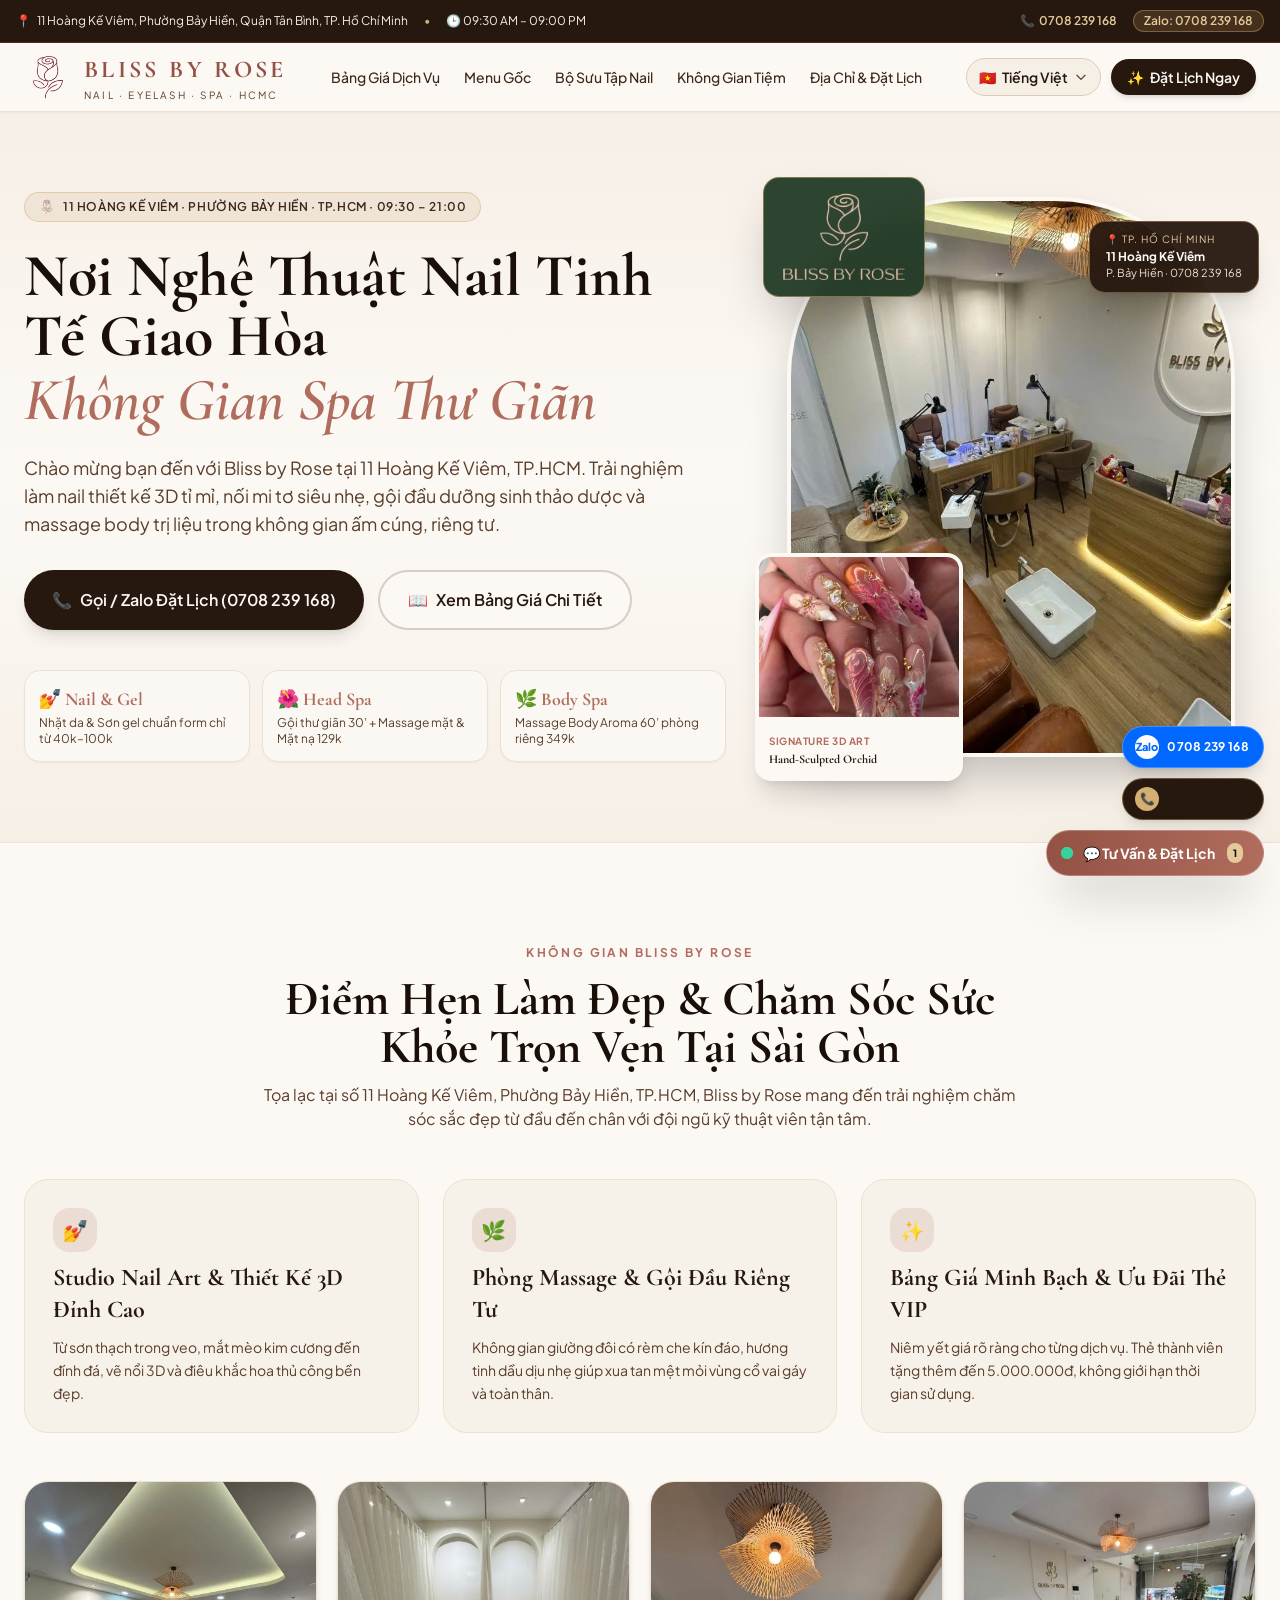
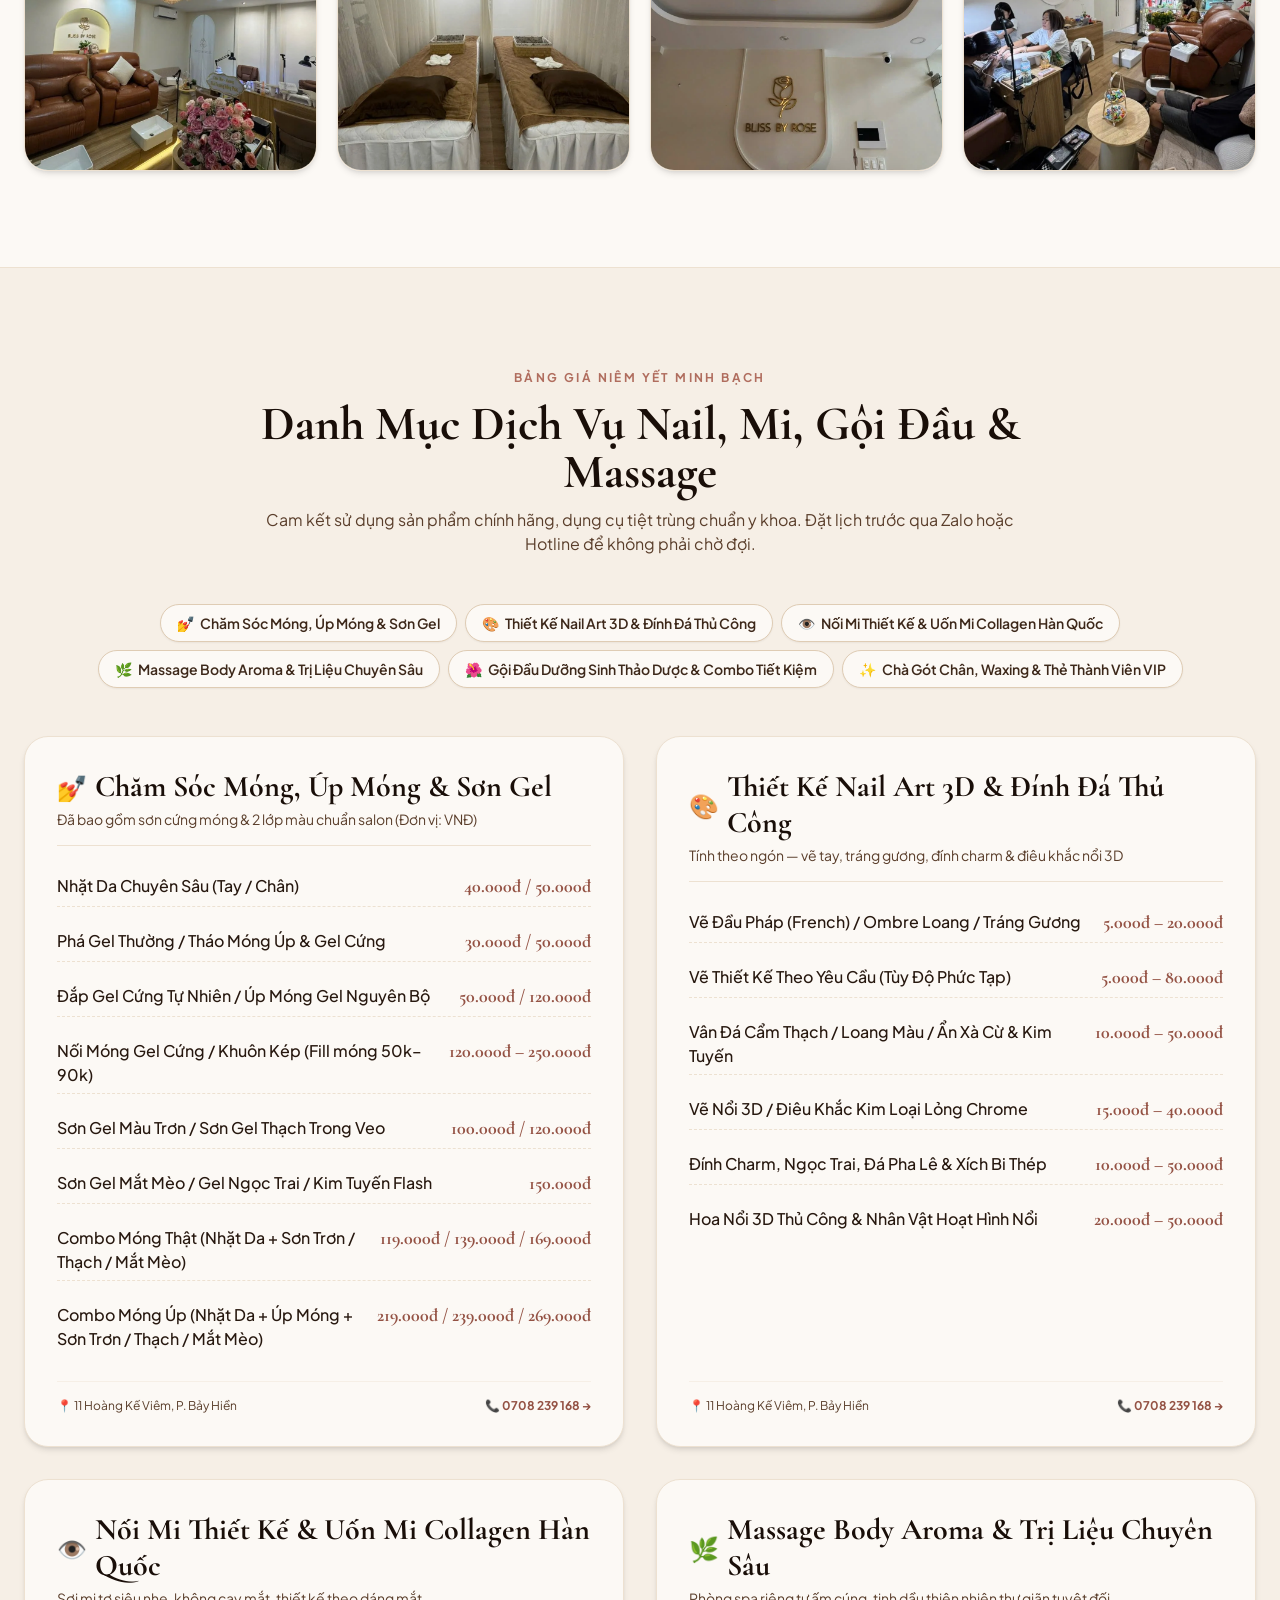
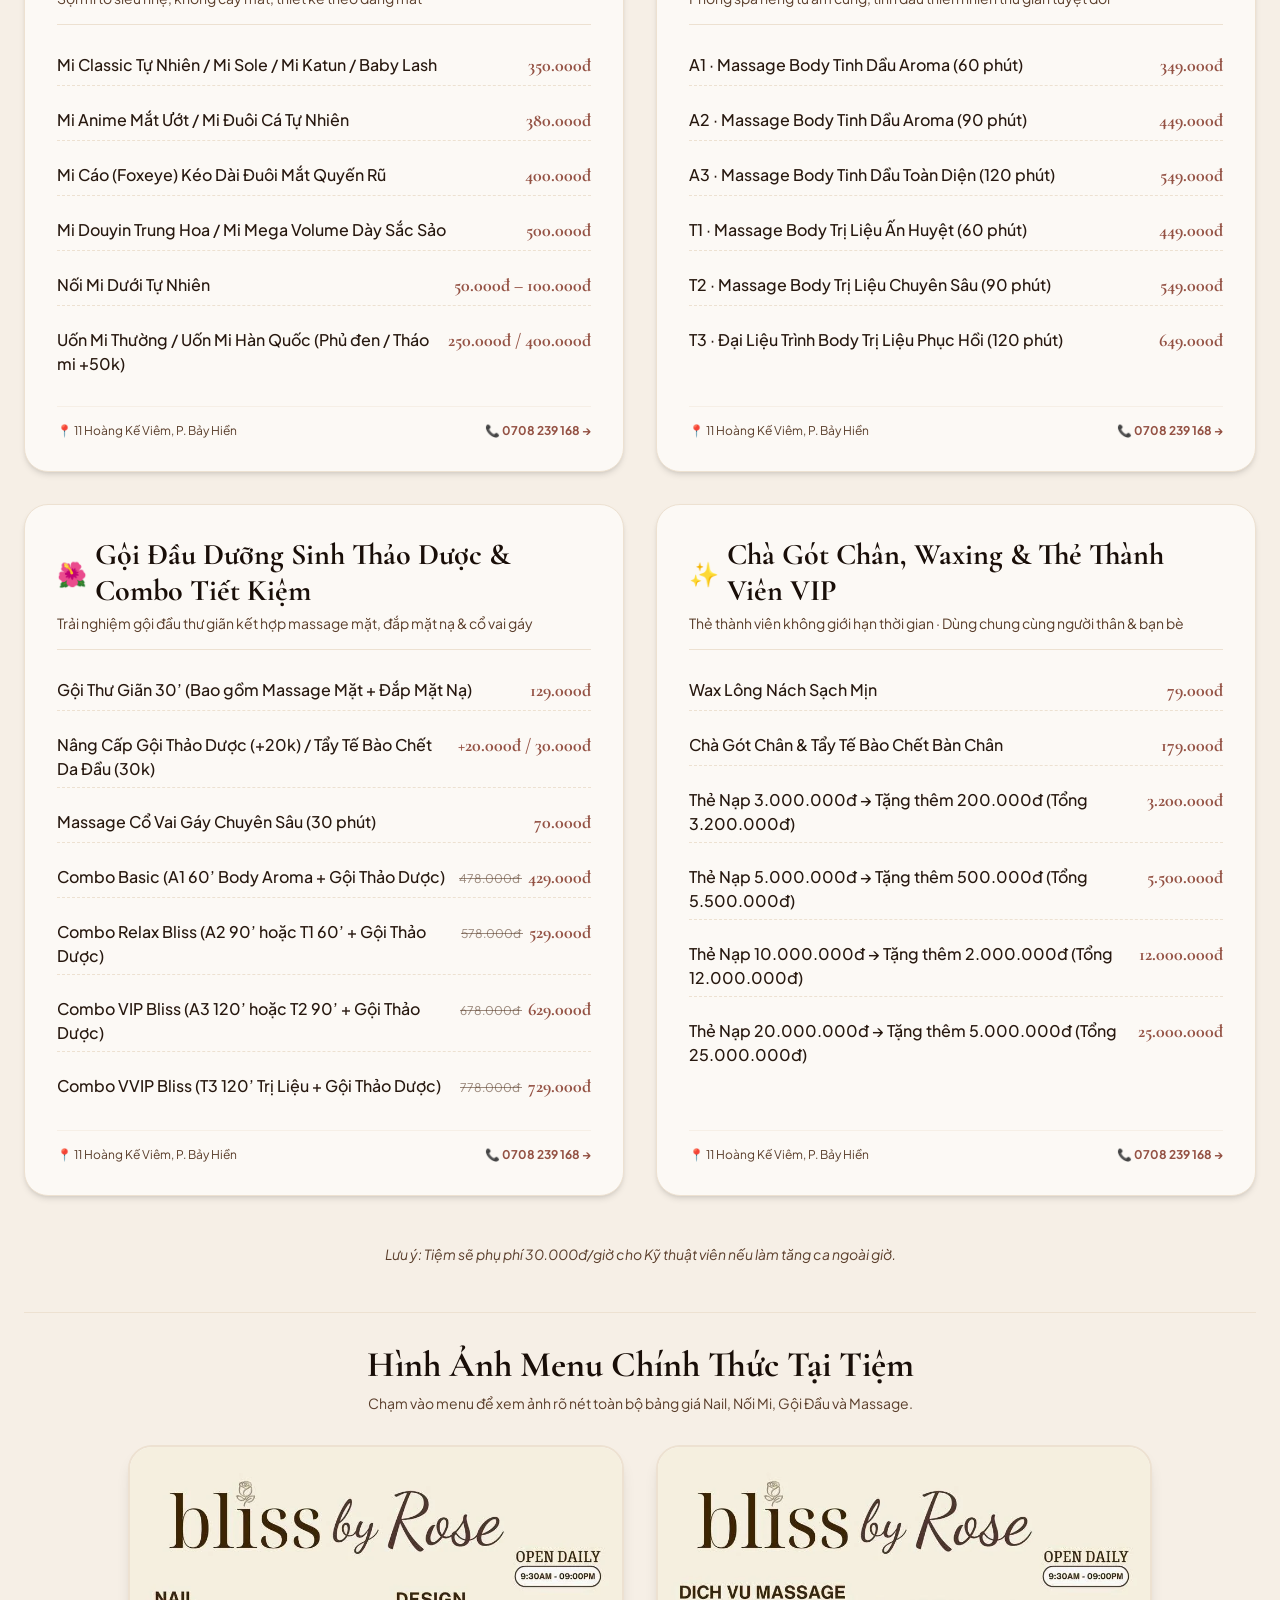
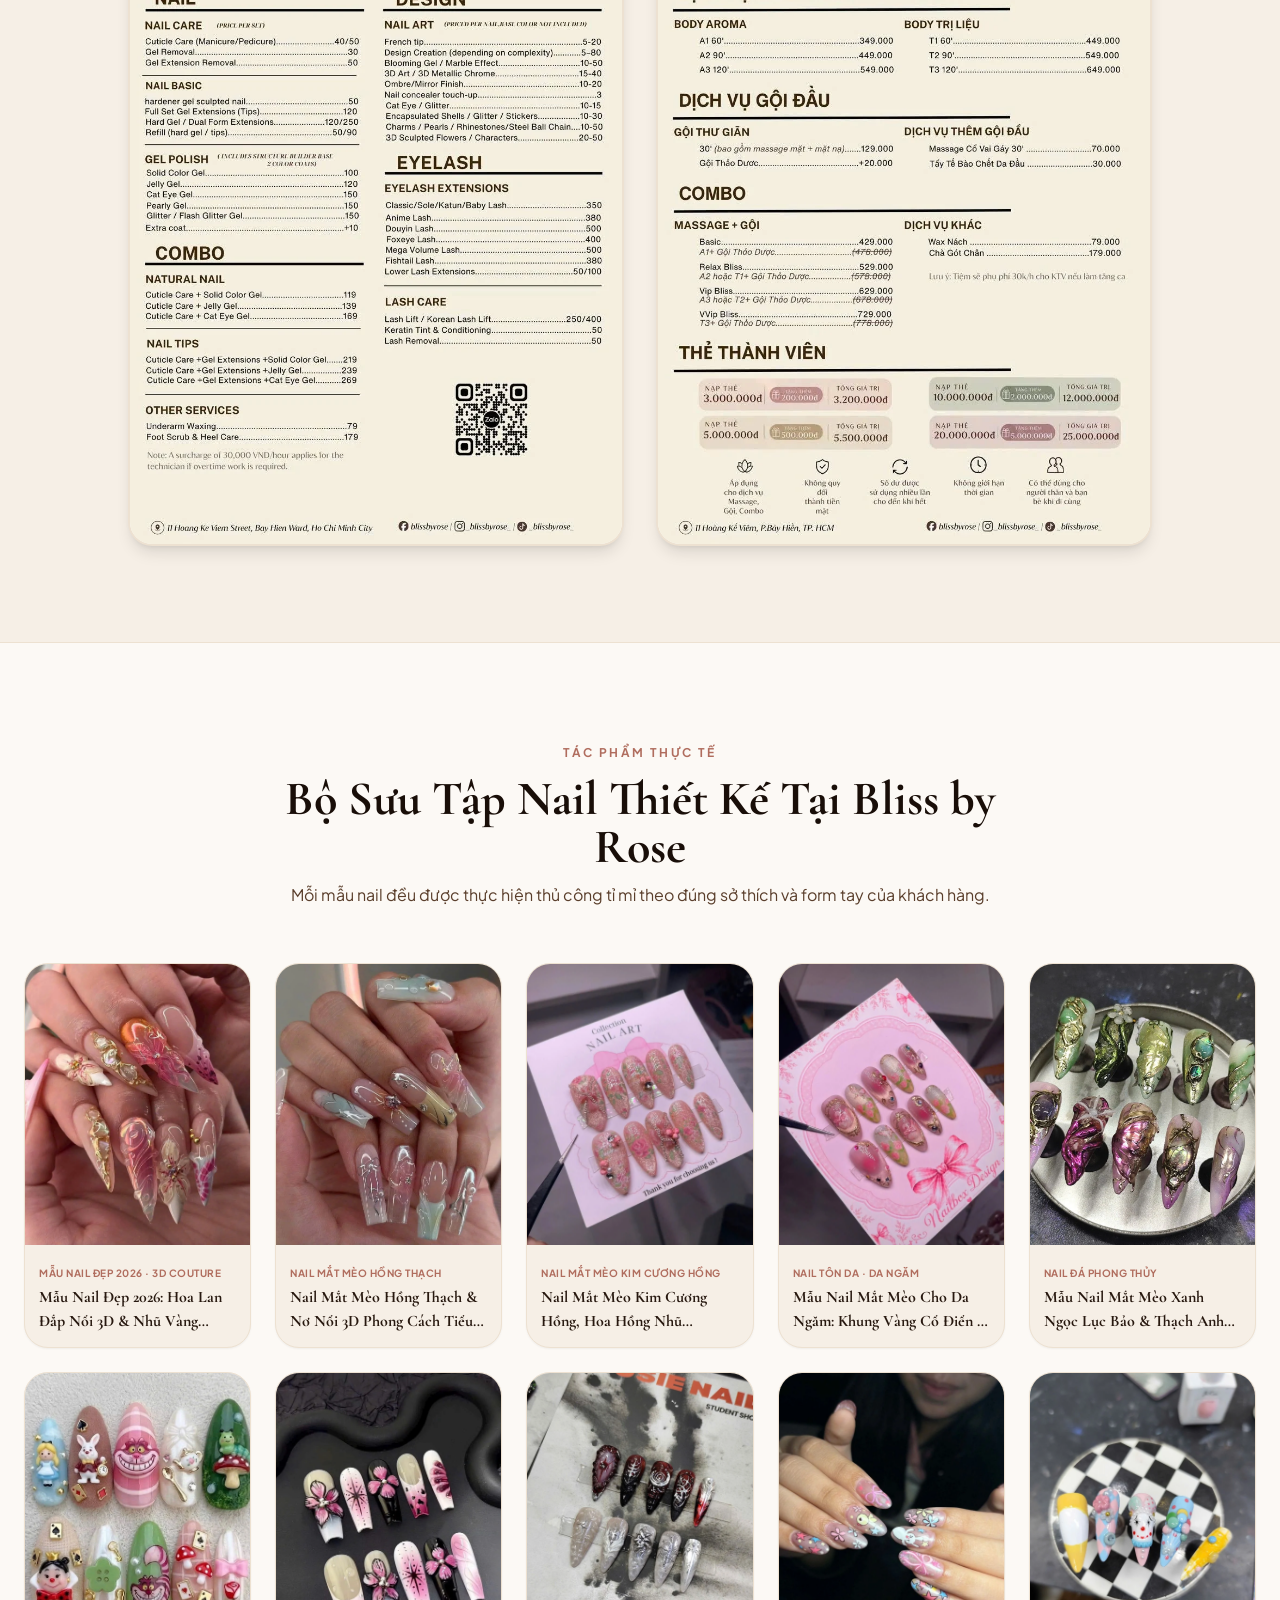
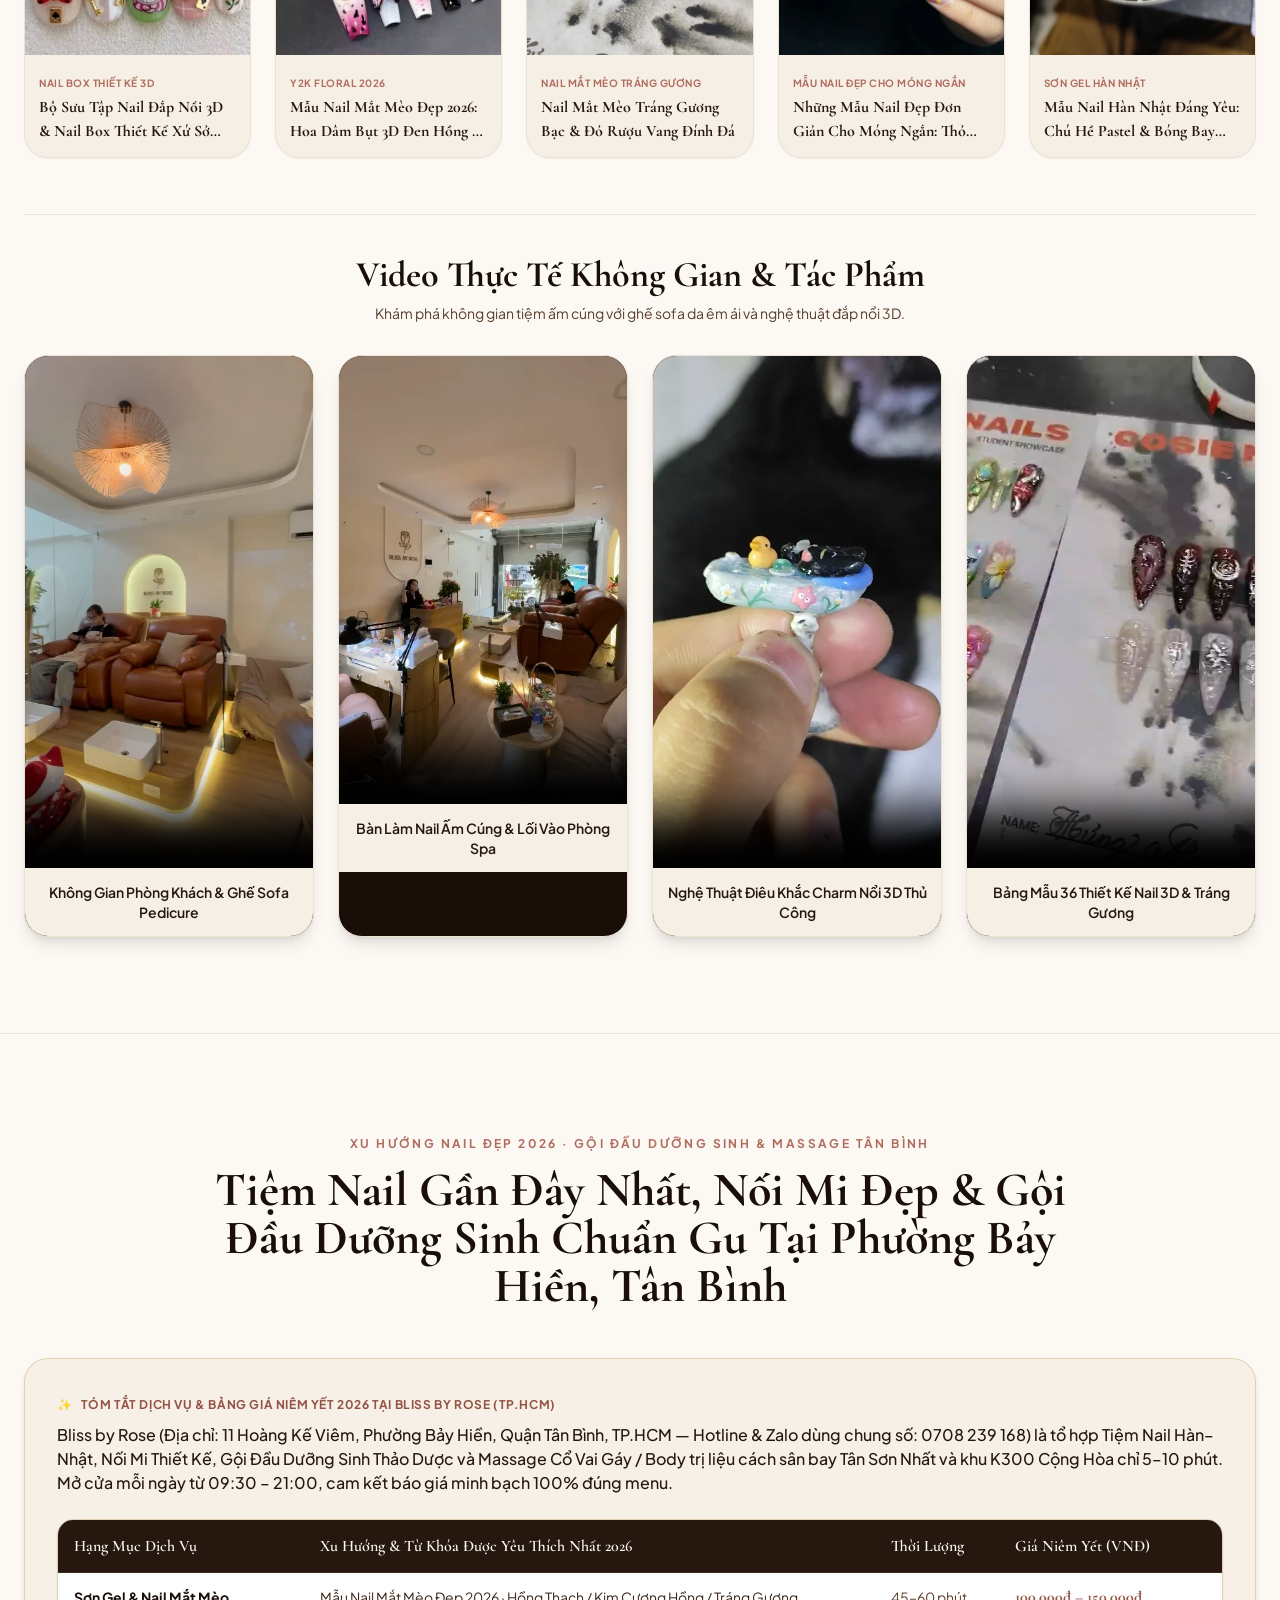
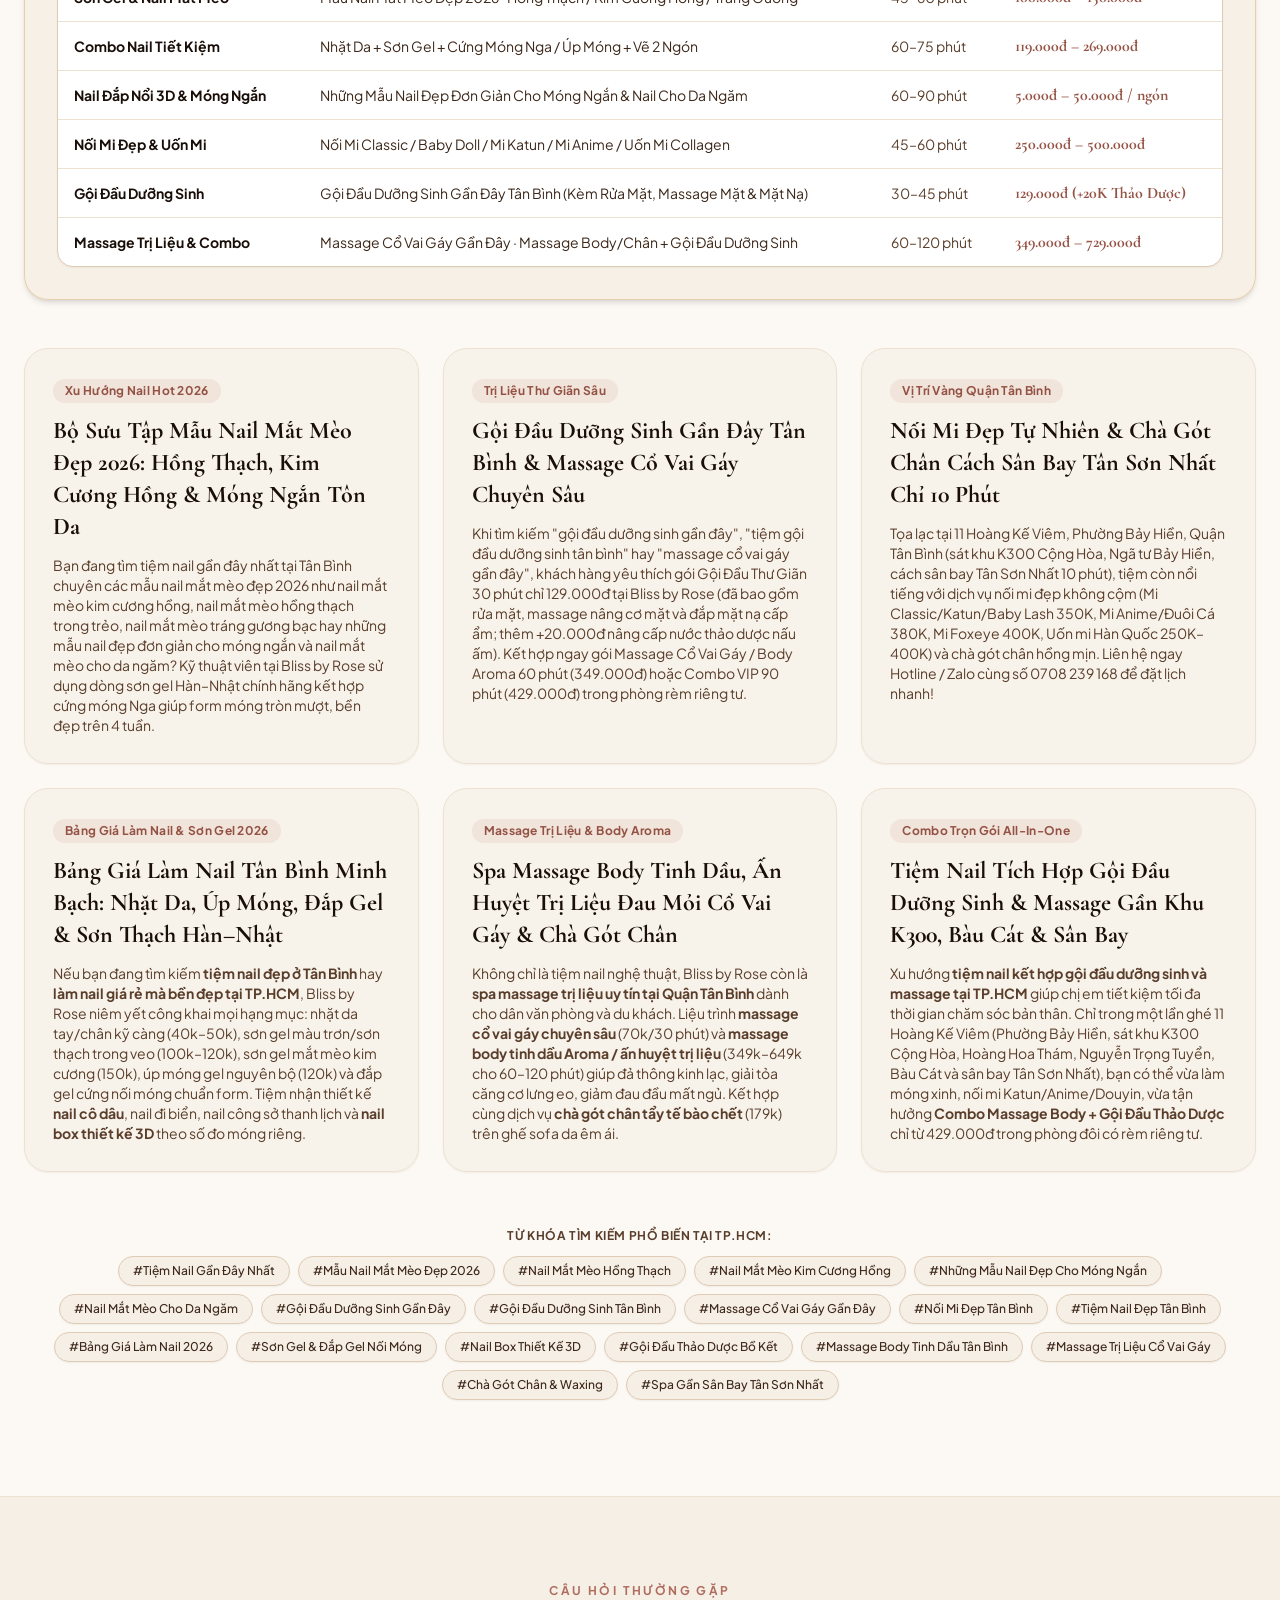
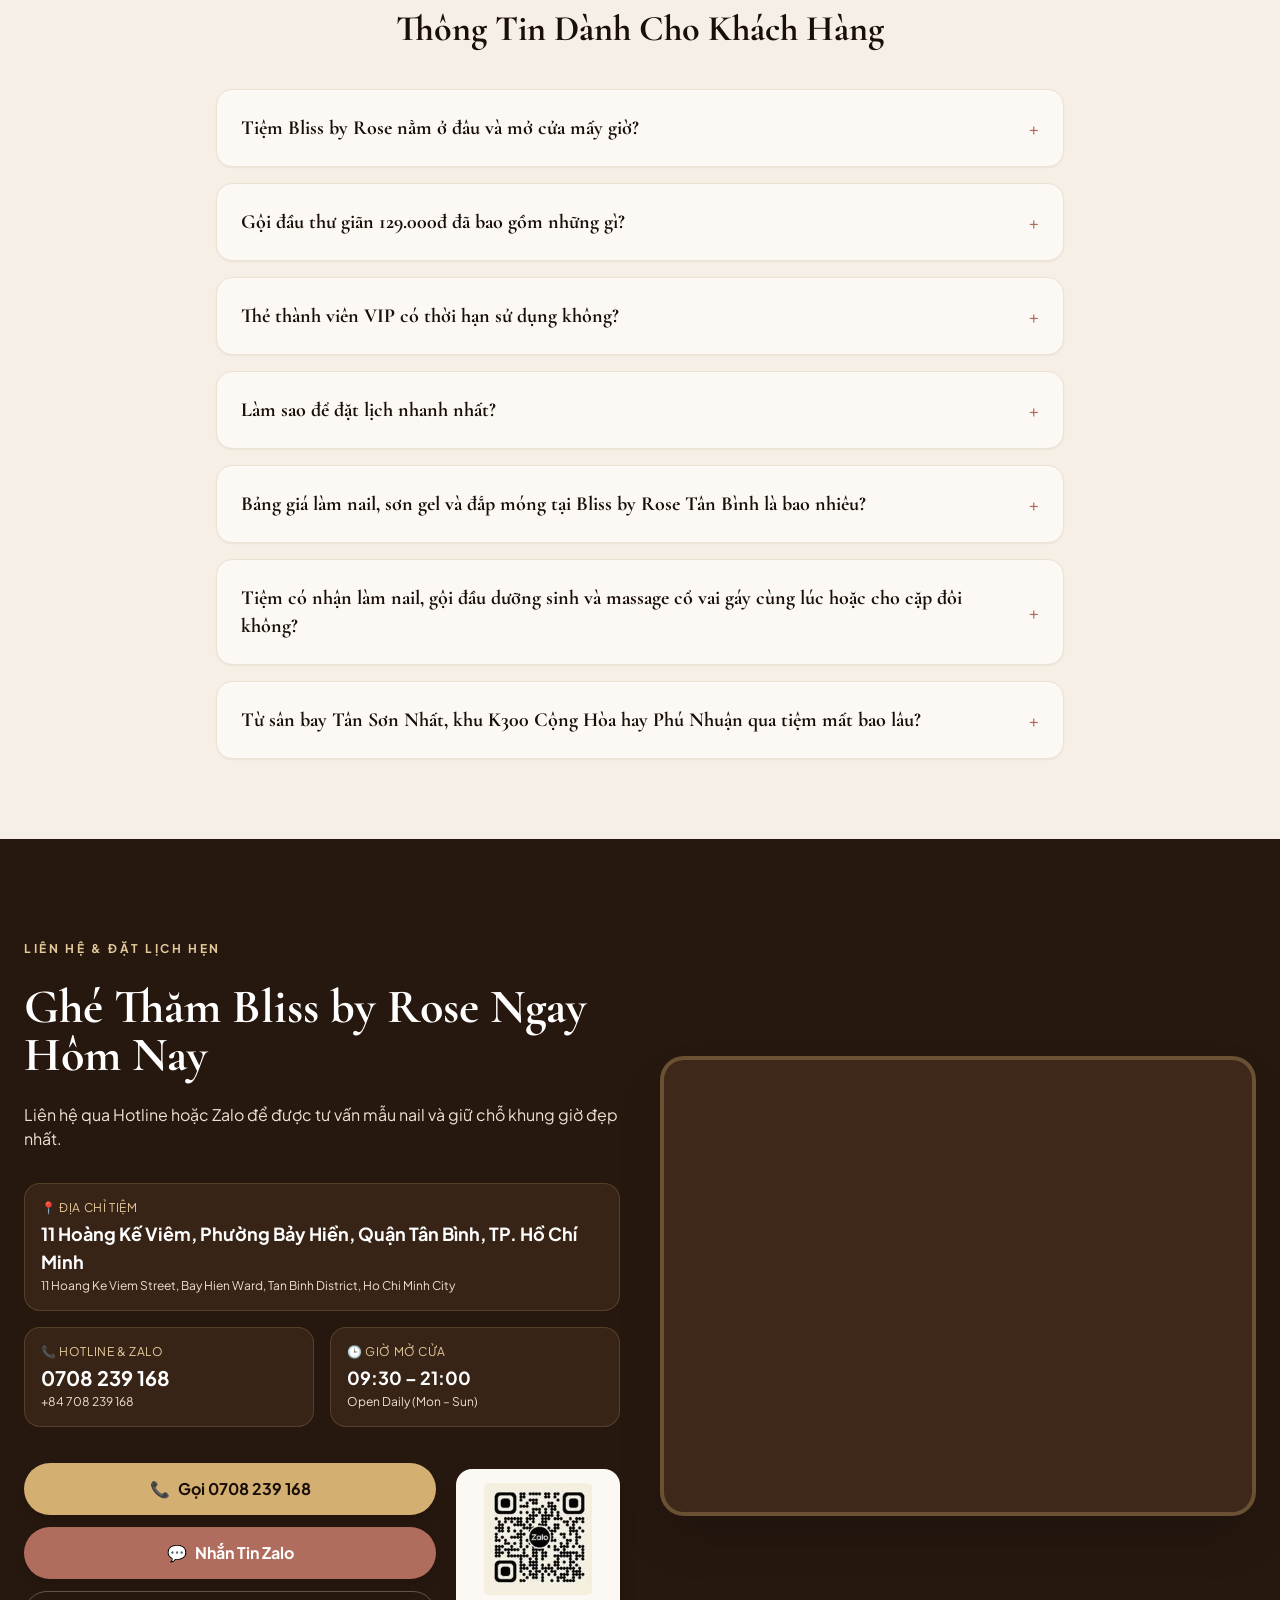
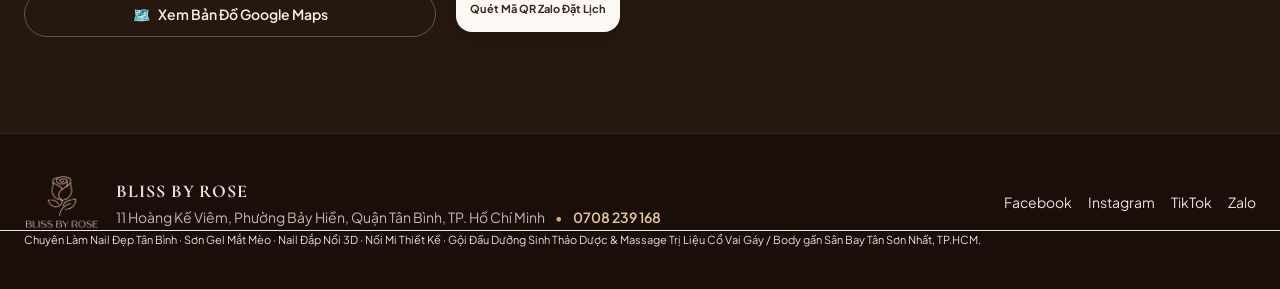
<file: vi/index.html>
<!DOCTYPE html><html lang="vi-VN" class="scroll-smooth"> <head><meta charset="UTF-8"><meta name="viewport" content="width=device-width, initial-scale=1.0"><title>Bliss by Rose — Tiệm Nail Đẹp Tân Bình, Gội Đầu Dưỡng Sinh, Massage Cổ Vai Gáy &amp; Nối Mi TP.HCM</title><meta name="description" content="Bliss by Rose (11 Hoàng Kế Viêm, P. Bảy Hiền, Q. Tân Bình, TP.HCM — gần sân bay Tân Sơn Nhất &amp; K300 Cộng Hòa). Tiệm làm nail đẹp, sơn gel Hàn–Nhật, nail mắt mèo, đắp gel, nail box 3D, nối mi tự nhiên, gội đầu dưỡng sinh thảo dược 129k &amp; massage trị liệu cổ vai gáy/body từ 349k. Mở cửa 9:30–21:00. Đặt lịch Zalo/Hotline: 0708 239 168."><meta name="keywords" content="tiệm nail gần đây, tiệm nail gần đây nhất, tiệm nail đẹp tân bình, làm nail tân bình, tiệm nail đẹp tphcm, bảng giá làm nail 2026, sơn gel mắt mèo, mẫu nail đẹp 2026, nail mắt mèo hồng thạch, nail mắt mèo kim cương hồng, nail mắt mèo tráng gương, những mẫu nail đẹp đơn giản cho móng ngắn, nail mắt mèo cho da ngăm, đắp gel nối móng, nail box thiết kế, gội đầu dưỡng sinh gần đây, gội đầu dưỡng sinh tân bình, gội đầu dưỡng sinh tphcm, gội đầu thảo dược bồ kết, massage cổ vai gáy gần đây, massage trị liệu tân bình, massage body đá nóng tinh dầu, massage chân chà gót chân, tiệm nail có gội đầu dưỡng sinh, nối mi đẹp tân bình, uốn mi collagen hàn quốc, spa gần sân bay tân sơn nhất, bliss by rose 11 hoàng kế viêm"><meta name="robots" content="index, follow, max-image-preview:large, max-snippet:-1, max-video-preview:-1"><!-- Local GEO Meta Tags for Ho Chi Minh City / Tan Binh District --><meta name="geo.region" content="VN-SG"><meta name="geo.placename" content="11 Hoàng Kế Viêm, Phường Bảy Hiền, Quận Tân Bình, TP. Hồ Chí Minh"><meta name="geo.position" content="10.7977407;106.6500737"><meta name="ICBM" content="10.7977407, 106.6500737"><!-- AI / LLM Knowledge Base Discovery (GEO / AIO) --><link rel="alternate" type="text/plain" href="/llms.txt" title="Bliss by Rose AI Summary (llms.txt)"><link rel="alternate" type="text/plain" href="/llms-full.txt" title="Bliss by Rose Full AI Knowledge Base (llms-full.txt)"><link rel="canonical" href="https://blissbyrose.com/vi/"><link rel="icon" type="image/png" href="/favicon.png"><link rel="apple-touch-icon" href="/favicon.png"><!-- Hreflang SEO tags for all 8 languages + x-default --><link rel="alternate" hreflang="x-default" href="https://blissbyrose.com/"><link rel="alternate" hreflang="en" href="https://blissbyrose.com/en/"><link rel="alternate" hreflang="vi-VN" href="https://blissbyrose.com/vi/"><link rel="alternate" hreflang="fr-FR" href="https://blissbyrose.com/fr/"><link rel="alternate" hreflang="zh-Hans" href="https://blissbyrose.com/zh-cn/"><link rel="alternate" hreflang="zh-Hant" href="https://blissbyrose.com/zh-tw/"><link rel="alternate" hreflang="ja-JP" href="https://blissbyrose.com/ja/"><link rel="alternate" hreflang="ko-KR" href="https://blissbyrose.com/ko/"><link rel="alternate" hreflang="ru-RU" href="https://blissbyrose.com/ru/"><!-- Open Graph / Social --><meta property="og:type" content="website"><meta property="og:site_name" content="Bliss by Rose — Nail · Eyelash · Head Spa · Massage HCMC"><meta property="og:title" content="Bliss by Rose — Tiệm Nail Đẹp Tân Bình, Gội Đầu Dưỡng Sinh, Massage Cổ Vai Gáy &amp; Nối Mi TP.HCM"><meta property="og:description" content="Bliss by Rose (11 Hoàng Kế Viêm, P. Bảy Hiền, Q. Tân Bình, TP.HCM — gần sân bay Tân Sơn Nhất &amp; K300 Cộng Hòa). Tiệm làm nail đẹp, sơn gel Hàn–Nhật, nail mắt mèo, đắp gel, nail box 3D, nối mi tự nhiên, gội đầu dưỡng sinh thảo dược 129k &amp; massage trị liệu cổ vai gáy/body từ 349k. Mở cửa 9:30–21:00. Đặt lịch Zalo/Hotline: 0708 239 168."><meta property="og:url" content="https://blissbyrose.com/vi/"><meta property="og:image" content="https://blissbyrose.com/images/salon-hero-lounge.webp"><meta name="twitter:card" content="summary_large_image"><meta name="theme-color" content="#F6EFE6"><!-- Google Fonts: Cormorant Garamond + Plus Jakarta Sans + Be Vietnam Pro --><link rel="preconnect" href="https://fonts.googleapis.com"><link rel="preconnect" href="https://fonts.gstatic.com" crossorigin><link href="https://fonts.googleapis.com/css2?family=Be+Vietnam+Pro:wght@400;500;600;700&family=Cormorant+Garamond:ital,wght@0,500;0,600;0,700;1,600&family=Great+Vibes&family=Plus+Jakarta+Sans:wght@400;500;600;700&display=swap" rel="stylesheet"><script type="application/ld+json">[{"@context":"https://schema.org","@type":["NailSalon","DaySpa","HealthAndBeautyBusiness"],"@id":"https://blissbyrose.com/#salon","name":"Bliss by Rose","alternateName":["Bliss by Rose Nail Eyelash Spa","Tiệm Nail Gội Đầu Dưỡng Sinh Bliss by Rose Tân Bình","Tiệm Nail Đẹp Tân Bình Bliss by Rose","Spa Massage Trị Liệu Cổ Vai Gáy & Gội Đầu Thảo Dược Bliss by Rose","Bliss by Rose Ho Chi Minh City"],"description":"Bliss by Rose (Địa chỉ: 11 Hoàng Kế Viêm, Phường Bảy Hiền, Quận Tân Bình, TP.HCM — Hotline & Zalo dùng chung số: 0708 239 168) là tổ hợp Tiệm Nail Hàn–Nhật, Nối Mi Thiết Kế, Gội Đầu Dưỡng Sinh Thảo Dược và Massage Cổ Vai Gáy / Body trị liệu cách sân bay Tân Sơn Nhất và khu K300 Cộng Hòa chỉ 5–10 phút. Mở cửa mỗi ngày từ 09:30 – 21:00, cam kết báo giá minh bạch 100% đúng menu.","url":"https://blissbyrose.com/vi/","logo":"https://blissbyrose.com/images/logo-gold-transparent.png","image":["https://blissbyrose.com/images/logo-gold-transparent.png","https://blissbyrose.com/images/salon-hero-lounge.webp","https://blissbyrose.com/images/salon-massage-suite.webp","https://blissbyrose.com/images/nail-3d-orchid-gold.webp"],"telephone":"+84 708 239 168","priceRange":"40,000 VND - 729,000 VND","currenciesAccepted":"VND, USD","paymentAccepted":"Cash, Bank Transfer, VietQR, ZaloPay, MoMo, Credit Card","knowsLanguage":["vi","en","fr","ru","zh-CN","zh-TW","ja","ko"],"address":{"@type":"PostalAddress","streetAddress":"11 Hoàng Kế Viêm, Phường Bảy Hiền","addressLocality":"Quận Tân Bình","addressRegion":"TP. Hồ Chí Minh","postalCode":"700000","addressCountry":"VN"},"geo":{"@type":"GeoCoordinates","latitude":10.7977407,"longitude":106.6500737},"hasMap":"https://maps.google.com/?cid=12816747167592102415","areaServed":[{"@type":"Place","name":"Phường Bảy Hiền, Quận Tân Bình, TP. Hồ Chí Minh"},{"@type":"Place","name":"Khu K300 Cộng Hòa, Hoàng Hoa Thám, Nguyễn Trọng Tuyển, Bàu Cát, Quận Tân Bình"},{"@type":"Place","name":"Sân bay Quốc tế Tân Sơn Nhất (Tan Son Nhat International Airport SGN)"},{"@type":"AdministrativeArea","name":"Quận Tân Bình, Quận Phú Nhuận, Quận Tân Phú, Quận 3, Quận 1, Quận 10, TP.HCM"},{"@type":"City","name":"Ho Chi Minh City (Sài Gòn)"}],"hasOfferCatalog":{"@type":"OfferCatalog","name":"Bliss by Rose 2026 Nail, Eyelash, Head Spa & Massage Menu","itemListElement":[{"@type":"OfferCatalog","name":"Chăm Sóc Móng, Úp Móng & Sơn Gel","itemListElement":[{"@type":"Offer","itemOffered":{"@type":"Service","name":"Nhặt Da Chuyên Sâu (Tay / Chân)"},"priceSpecification":{"@type":"PriceSpecification","price":"40000","minPrice":"40000","maxPrice":"50000","priceCurrency":"VND"}},{"@type":"Offer","itemOffered":{"@type":"Service","name":"Phá Gel Thường / Tháo Móng Úp & Gel Cứng"},"priceSpecification":{"@type":"PriceSpecification","price":"30000","minPrice":"30000","maxPrice":"50000","priceCurrency":"VND"}},{"@type":"Offer","itemOffered":{"@type":"Service","name":"Đắp Gel Cứng Tự Nhiên / Úp Móng Gel Nguyên Bộ"},"priceSpecification":{"@type":"PriceSpecification","price":"50000","minPrice":"50000","maxPrice":"120000","priceCurrency":"VND"}},{"@type":"Offer","itemOffered":{"@type":"Service","name":"Nối Móng Gel Cứng / Khuôn Kép (Fill móng 50k–90k)"},"priceSpecification":{"@type":"PriceSpecification","price":"120000","minPrice":"120000","maxPrice":"250000","priceCurrency":"VND"}},{"@type":"Offer","itemOffered":{"@type":"Service","name":"Sơn Gel Màu Trơn / Sơn Gel Thạch Trong Veo"},"priceSpecification":{"@type":"PriceSpecification","price":"100000","minPrice":"100000","maxPrice":"120000","priceCurrency":"VND"}}]},{"@type":"OfferCatalog","name":"Thiết Kế Nail Art 3D & Đính Đá Thủ Công","itemListElement":[{"@type":"Offer","itemOffered":{"@type":"Service","name":"Vẽ Đầu Pháp (French) / Ombre Loang / Tráng Gương"},"priceSpecification":{"@type":"PriceSpecification","price":"5000","minPrice":"5000","maxPrice":"20000","priceCurrency":"VND"}},{"@type":"Offer","itemOffered":{"@type":"Service","name":"Vẽ Thiết Kế Theo Yêu Cầu (Tùy Độ Phức Tạp)"},"priceSpecification":{"@type":"PriceSpecification","price":"5000","minPrice":"5000","maxPrice":"80000","priceCurrency":"VND"}},{"@type":"Offer","itemOffered":{"@type":"Service","name":"Vân Đá Cẩm Thạch / Loang Màu / Ẩn Xà Cừ & Kim Tuyến"},"priceSpecification":{"@type":"PriceSpecification","price":"10000","minPrice":"10000","maxPrice":"50000","priceCurrency":"VND"}},{"@type":"Offer","itemOffered":{"@type":"Service","name":"Vẽ Nổi 3D / Điêu Khắc Kim Loại Lỏng Chrome"},"priceSpecification":{"@type":"PriceSpecification","price":"15000","minPrice":"15000","maxPrice":"40000","priceCurrency":"VND"}},{"@type":"Offer","itemOffered":{"@type":"Service","name":"Đính Charm, Ngọc Trai, Đá Pha Lê & Xích Bi Thép"},"priceSpecification":{"@type":"PriceSpecification","price":"10000","minPrice":"10000","maxPrice":"50000","priceCurrency":"VND"}}]},{"@type":"OfferCatalog","name":"Nối Mi Thiết Kế & Uốn Mi Collagen Hàn Quốc","itemListElement":[{"@type":"Offer","itemOffered":{"@type":"Service","name":"Mi Classic Tự Nhiên / Mi Sole / Mi Katun / Baby Lash"},"priceSpecification":{"@type":"PriceSpecification","price":"350000","priceCurrency":"VND"}},{"@type":"Offer","itemOffered":{"@type":"Service","name":"Mi Anime Mắt Ướt / Mi Đuôi Cá Tự Nhiên"},"priceSpecification":{"@type":"PriceSpecification","price":"380000","priceCurrency":"VND"}},{"@type":"Offer","itemOffered":{"@type":"Service","name":"Mi Cáo (Foxeye) Kéo Dài Đuôi Mắt Quyến Rũ"},"priceSpecification":{"@type":"PriceSpecification","price":"400000","priceCurrency":"VND"}},{"@type":"Offer","itemOffered":{"@type":"Service","name":"Mi Douyin Trung Hoa / Mi Mega Volume Dày Sắc Sảo"},"priceSpecification":{"@type":"PriceSpecification","price":"500000","priceCurrency":"VND"}},{"@type":"Offer","itemOffered":{"@type":"Service","name":"Nối Mi Dưới Tự Nhiên"},"priceSpecification":{"@type":"PriceSpecification","price":"50000","minPrice":"50000","maxPrice":"100000","priceCurrency":"VND"}}]},{"@type":"OfferCatalog","name":"Massage Body Aroma & Trị Liệu Chuyên Sâu","itemListElement":[{"@type":"Offer","itemOffered":{"@type":"Service","name":"A1 · Massage Body Tinh Dầu Aroma (60 phút)"},"priceSpecification":{"@type":"PriceSpecification","price":"349000","priceCurrency":"VND"}},{"@type":"Offer","itemOffered":{"@type":"Service","name":"A2 · Massage Body Tinh Dầu Aroma (90 phút)"},"priceSpecification":{"@type":"PriceSpecification","price":"449000","priceCurrency":"VND"}},{"@type":"Offer","itemOffered":{"@type":"Service","name":"A3 · Massage Body Tinh Dầu Toàn Diện (120 phút)"},"priceSpecification":{"@type":"PriceSpecification","price":"549000","priceCurrency":"VND"}},{"@type":"Offer","itemOffered":{"@type":"Service","name":"T1 · Massage Body Trị Liệu Ấn Huyệt (60 phút)"},"priceSpecification":{"@type":"PriceSpecification","price":"449000","priceCurrency":"VND"}},{"@type":"Offer","itemOffered":{"@type":"Service","name":"T2 · Massage Body Trị Liệu Chuyên Sâu (90 phút)"},"priceSpecification":{"@type":"PriceSpecification","price":"549000","priceCurrency":"VND"}}]},{"@type":"OfferCatalog","name":"Gội Đầu Dưỡng Sinh Thảo Dược & Combo Tiết Kiệm","itemListElement":[{"@type":"Offer","itemOffered":{"@type":"Service","name":"Gội Thư Giãn 30’ (Bao gồm Massage Mặt + Đắp Mặt Nạ)"},"priceSpecification":{"@type":"PriceSpecification","price":"129000","priceCurrency":"VND"}},{"@type":"Offer","itemOffered":{"@type":"Service","name":"Nâng Cấp Gội Thảo Dược (+20k) / Tẩy Tế Bào Chết Da Đầu (30k)"},"priceSpecification":{"@type":"PriceSpecification","price":"20000","minPrice":"20000","maxPrice":"30000","priceCurrency":"VND"}},{"@type":"Offer","itemOffered":{"@type":"Service","name":"Massage Cổ Vai Gáy Chuyên Sâu (30 phút)"},"priceSpecification":{"@type":"PriceSpecification","price":"70000","priceCurrency":"VND"}},{"@type":"Offer","itemOffered":{"@type":"Service","name":"Combo Basic (A1 60’ Body Aroma + Gội Thảo Dược)"},"priceSpecification":{"@type":"PriceSpecification","price":"429000","priceCurrency":"VND"}},{"@type":"Offer","itemOffered":{"@type":"Service","name":"Combo Relax Bliss (A2 90’ hoặc T1 60’ + Gội Thảo Dược)"},"priceSpecification":{"@type":"PriceSpecification","price":"529000","priceCurrency":"VND"}}]},{"@type":"OfferCatalog","name":"Chà Gót Chân, Waxing & Thẻ Thành Viên VIP","itemListElement":[{"@type":"Offer","itemOffered":{"@type":"Service","name":"Wax Lông Nách Sạch Mịn"},"priceSpecification":{"@type":"PriceSpecification","price":"79000","priceCurrency":"VND"}},{"@type":"Offer","itemOffered":{"@type":"Service","name":"Chà Gót Chân & Tẩy Tế Bào Chết Bàn Chân"},"priceSpecification":{"@type":"PriceSpecification","price":"179000","priceCurrency":"VND"}},{"@type":"Offer","itemOffered":{"@type":"Service","name":"Thẻ Nạp 3.000.000đ → Tặng thêm 200.000đ (Tổng 3.200.000đ)"},"priceSpecification":{"@type":"PriceSpecification","price":"3200000","priceCurrency":"VND"}},{"@type":"Offer","itemOffered":{"@type":"Service","name":"Thẻ Nạp 5.000.000đ → Tặng thêm 500.000đ (Tổng 5.500.000đ)"},"priceSpecification":{"@type":"PriceSpecification","price":"5500000","priceCurrency":"VND"}},{"@type":"Offer","itemOffered":{"@type":"Service","name":"Thẻ Nạp 10.000.000đ → Tặng thêm 2.000.000đ (Tổng 12.000.000đ)"},"priceSpecification":{"@type":"PriceSpecification","price":"12000000","priceCurrency":"VND"}}]}]},"openingHoursSpecification":[{"@type":"OpeningHoursSpecification","dayOfWeek":["Monday","Tuesday","Wednesday","Thursday","Friday","Saturday","Sunday"],"opens":"09:30","closes":"21:00"}],"sameAs":["https://maps.google.com/?cid=12816747167592102415","https://www.facebook.com/blissbyrose","https://www.instagram.com/_blissbyrose_","https://www.tiktok.com/@_blissbyrose_","https://zalo.me/0708239168"]},{"@context":"https://schema.org","@type":"FAQPage","mainEntity":[{"@type":"Question","name":"Tiệm Bliss by Rose nằm ở đâu và mở cửa mấy giờ?","acceptedAnswer":{"@type":"Answer","text":"Tiệm nằm tại 11 Hoàng Kế Viêm, Phường Bảy Hiền, Quận Tân Bình, TP.HCM. Tiệm mở cửa xuyên suốt mỗi ngày từ 9:30 sáng đến 21:00 tối."}},{"@type":"Question","name":"Gội đầu thư giãn 129.000đ đã bao gồm những gì?","acceptedAnswer":{"@type":"Answer","text":"Gói Gội Thư Giãn 30 phút (129.000đ) đã bao gồm gội đầu sạch sâu, bấm huyệt đầu, massage nâng cơ mặt và đắp mặt nạ dưỡng da. Quý khách có thể thêm Gội Thảo Dược (+20.000đ) hoặc Massage Cổ Vai Gáy 30 phút (+70.000đ)."}},{"@type":"Question","name":"Thẻ thành viên VIP có thời hạn sử dụng không?","acceptedAnswer":{"@type":"Answer","text":"Thẻ thành viên hoàn toàn KHÔNG giới hạn thời gian sử dụng, được trừ dần cho đến khi hết số dư và có thể dùng chung cho người thân, bạn bè khi đi cùng."}},{"@type":"Question","name":"Làm sao để đặt lịch nhanh nhất?","acceptedAnswer":{"@type":"Answer","text":"Bạn chỉ cần gọi trực tiếp số 0708 239 168 hoặc nhắn Zalo qua mã QR trên website để chọn khung giờ mong muốn."}},{"@type":"Question","name":"Bảng giá làm nail, sơn gel và đắp móng tại Bliss by Rose Tân Bình là bao nhiêu?","acceptedAnswer":{"@type":"Answer","text":"Tại Bliss by Rose (11 Hoàng Kế Viêm, P. Bảy Hiền, Q. Tân Bình), nhặt da chuyên sâu chỉ 40.000đ–50.000đ, sơn gel màu trơn 100.000đ, sơn thạch 120.000đ, sơn gel mắt mèo/kim tuyến 150.000đ. Combo nhặt da + sơn gel/mắt mèo trọn gói từ 119.000đ–169.000đ, combo úp móng + sơn từ 219.000đ–269.000đ. Vẽ nail art, tráng gương, đắp hoa nổi 3D tính lẻ minh bạch từ 5.000đ–50.000đ/ngón."}},{"@type":"Question","name":"Tiệm có nhận làm nail, gội đầu dưỡng sinh và massage cổ vai gáy cùng lúc hoặc cho cặp đôi không?","acceptedAnswer":{"@type":"Answer","text":"Có! Bliss by Rose là mô hình tiệm nail tích hợp spa gội đầu dưỡng sinh thảo dược và massage trị liệu tại TP.HCM. Chúng tôi có ghế sofa da đôi làm pedicure/chà gót chân, bàn nail nhiều chỗ ngồi và phòng massage/gội đầu giường đôi có rèm che riêng tư, rất lý tưởng cho cặp đôi, đôi bạn thân hoặc mẹ và con gái đi thư giãn cuối tuần."}},{"@type":"Question","name":"Từ sân bay Tân Sơn Nhất, khu K300 Cộng Hòa hay Phú Nhuận qua tiệm mất bao lâu?","acceptedAnswer":{"@type":"Answer","text":"Tiệm nằm tại 11 Hoàng Kế Viêm, Phường Bảy Hiền, Quận Tân Bình — ngay sát khu K300 Cộng Hòa, Lotte Mart Tân Bình, Ngã tư Bảy Hiền và đường Hoàng Hoa Thám (chỉ 2–5 phút di chuyển). Từ Sân bay Quốc tế Tân Sơn Nhất (SGN), Quận Phú Nhuận, Tân Phú hoặc Quận 3 đi Grab/taxi đến tiệm chỉ mất khoảng 10–12 phút."}}]},{"@context":"https://schema.org","@type":"BreadcrumbList","itemListElement":[{"@type":"ListItem","position":1,"name":"Bliss by Rose HCMC","item":"https://blissbyrose.com/"},{"@type":"ListItem","position":2,"name":"Tiếng Việt","item":"https://blissbyrose.com/vi/"}]}]</script><link rel="stylesheet" href="/_astro/SalonPage.D-Pp4vTo.css"></head> <body class="bg-ivory-50 text-espresso-900 font-sans antialiased selection:bg-champagne-300 selection:text-espresso-950 pb-20 md:pb-0"> <!-- Top Info Bar --> <div class="bg-espresso-900 text-ivory-100 text-xs py-2.5 px-4 border-b border-champagne-500/20"> <div class="max-w-7xl mx-auto flex flex-wrap items-center justify-between gap-2"> <div class="flex flex-wrap items-center gap-x-4 gap-y-1"> <a href="https://maps.google.com/?cid=12816747167592102415" target="_blank" rel="noopener" class="hover:text-champagne-300 transition flex items-center gap-1.5"> <span>📍</span> <span>11 Hoàng Kế Viêm, Phường Bảy Hiền, Quận Tân Bình, TP. Hồ Chí Minh</span> </a> <span class="hidden sm:inline text-champagne-400">•</span> <span class="hidden sm:inline">🕒 09:30 AM – 09:00 PM</span> </div> <div class="flex items-center gap-4 ml-auto"> <a href="tel:+84708239168" class="font-semibold text-champagne-300 hover:text-white transition flex items-center gap-1"> <span>📞</span> <span>0708 239 168</span> </a> <a href="https://zalo.me/0708239168" target="_blank" rel="noopener" class="px-2.5 py-0.5 rounded-full bg-champagne-500/20 border border-champagne-400/40 text-champagne-300 hover:bg-champagne-500 hover:text-espresso-950 font-semibold transition">
Zalo: 0708 239 168 </a> </div> </div> </div> <!-- Sticky Navigation Header --> <header class="sticky top-0 z-40 bg-ivory-50/95 backdrop-blur-md border-b border-ivory-200 shadow-sm"> <div class="max-w-7xl mx-auto px-4 sm:px-6 py-2.5 flex items-center justify-between gap-3"> <!-- Official Transparent Brand Logo --> <a href="/vi/" class="flex items-center gap-3 group shrink-0"> <img src="/images/logo-rose-icon-rosewood.webp" alt="Bliss by Rose Official Emblem" width="48" height="48" class="w-11 h-11 sm:w-12 sm:h-12 object-contain group-hover:scale-105 transition duration-300"> <div class="leading-none"> <span class="font-serif text-xl sm:text-2xl font-bold tracking-[0.14em] uppercase text-rosewood-600 block">
BLISS BY ROSE
</span> <span class="block text-[10px] uppercase tracking-[0.22em] text-espresso-700 mt-1">
Nail · Eyelash · Spa · HCMC
</span> </div> </a> <!-- Desktop Nav Links --> <nav class="hidden lg:flex items-center gap-6 text-sm font-medium text-espresso-800"> <a href="#services" class="hover:text-rosewood-500 transition">Bảng Giá Dịch Vụ</a> <a href="#menu-cards" class="hover:text-rosewood-500 transition">Menu Gốc</a> <a href="#gallery" class="hover:text-rosewood-500 transition">Bộ Sưu Tập Nail</a> <a href="#space" class="hover:text-rosewood-500 transition">Không Gian Tiệm</a> <a href="#location" class="hover:text-rosewood-500 transition">Địa Chỉ &amp; Đặt Lịch</a> </nav> <!-- Language Switcher + CTA --> <div class="flex items-center gap-2.5"> <div class="relative group"> <button type="button" aria-label="Select Language" class="inline-flex items-center gap-1.5 px-3 py-2 rounded-full bg-ivory-100 hover:bg-ivory-200 border border-ivory-300 text-xs sm:text-sm font-semibold text-espresso-900 transition"> <span>🇻🇳</span> <span>Tiếng Việt</span> <svg class="w-3.5 h-3.5 text-espresso-700" fill="none" stroke="currentColor" viewBox="0 0 24 24"> <path stroke-linecap="round" stroke-linejoin="round" stroke-width="2" d="M19 9l-7 7-7-7"></path> </svg> </button> <div class="invisible opacity-0 group-hover:visible group-hover:opacity-100 focus-within:visible focus-within:opacity-100 transition-all duration-150 absolute right-0 mt-1.5 w-44 rounded-2xl bg-ivory-50 border border-ivory-200 shadow-xl py-1.5 z-50"> <a href="/en/" onclick="try{localStorage.setItem('bliss_lang','en')}catch(e){}" class="flex items-center justify-between px-3.5 py-2 text-xs sm:text-sm hover:bg-ivory-100 transition text-espresso-800"> <span class="flex items-center gap-2"> <span>🇬🇧</span> <span>English</span> </span>  </a><a href="/vi/" onclick="try{localStorage.setItem('bliss_lang','vi')}catch(e){}" class="flex items-center justify-between px-3.5 py-2 text-xs sm:text-sm hover:bg-ivory-100 transition font-bold text-rosewood-600 bg-ivory-100/70"> <span class="flex items-center gap-2"> <span>🇻🇳</span> <span>Tiếng Việt</span> </span> <span class="text-champagne-600">✓</span> </a><a href="/fr/" onclick="try{localStorage.setItem('bliss_lang','fr')}catch(e){}" class="flex items-center justify-between px-3.5 py-2 text-xs sm:text-sm hover:bg-ivory-100 transition text-espresso-800"> <span class="flex items-center gap-2"> <span>🇫🇷</span> <span>Français</span> </span>  </a><a href="/zh-cn/" onclick="try{localStorage.setItem('bliss_lang','zh-cn')}catch(e){}" class="flex items-center justify-between px-3.5 py-2 text-xs sm:text-sm hover:bg-ivory-100 transition text-espresso-800"> <span class="flex items-center gap-2"> <span>🇨🇳</span> <span>简体中文</span> </span>  </a><a href="/zh-tw/" onclick="try{localStorage.setItem('bliss_lang','zh-tw')}catch(e){}" class="flex items-center justify-between px-3.5 py-2 text-xs sm:text-sm hover:bg-ivory-100 transition text-espresso-800"> <span class="flex items-center gap-2"> <span>🇹🇼</span> <span>繁體中文</span> </span>  </a><a href="/ja/" onclick="try{localStorage.setItem('bliss_lang','ja')}catch(e){}" class="flex items-center justify-between px-3.5 py-2 text-xs sm:text-sm hover:bg-ivory-100 transition text-espresso-800"> <span class="flex items-center gap-2"> <span>🇯🇵</span> <span>日本語</span> </span>  </a><a href="/ko/" onclick="try{localStorage.setItem('bliss_lang','ko')}catch(e){}" class="flex items-center justify-between px-3.5 py-2 text-xs sm:text-sm hover:bg-ivory-100 transition text-espresso-800"> <span class="flex items-center gap-2"> <span>🇰🇷</span> <span>한국어</span> </span>  </a><a href="/ru/" onclick="try{localStorage.setItem('bliss_lang','ru')}catch(e){}" class="flex items-center justify-between px-3.5 py-2 text-xs sm:text-sm hover:bg-ivory-100 transition text-espresso-800"> <span class="flex items-center gap-2"> <span>🇷🇺</span> <span>Русский</span> </span>  </a> </div> </div> <a href="#location" class="hidden sm:inline-flex items-center gap-1.5 px-4 py-2 rounded-full bg-espresso-900 hover:bg-rosewood-600 text-ivory-50 text-xs sm:text-sm font-semibold shadow-md transition"> <span>✨</span> <span>Đặt Lịch Ngay</span> </a> </div> </div> <!-- Quick 7-Language Bar for Mobile --> <div class="flex lg:hidden items-center gap-1.5 overflow-x-auto px-4 py-1.5 bg-ivory-100/80 border-t border-ivory-200 text-xs no-scrollbar"> <a href="/en/" onclick="try{localStorage.setItem('bliss_lang','en')}catch(e){}" class="shrink-0 px-2.5 py-1 rounded-full border transition bg-ivory-50 text-espresso-800 border-ivory-300"> 🇬🇧 English </a><a href="/vi/" onclick="try{localStorage.setItem('bliss_lang','vi')}catch(e){}" class="shrink-0 px-2.5 py-1 rounded-full border transition bg-espresso-900 text-ivory-50 border-espresso-900 font-semibold"> 🇻🇳 Tiếng Việt </a><a href="/fr/" onclick="try{localStorage.setItem('bliss_lang','fr')}catch(e){}" class="shrink-0 px-2.5 py-1 rounded-full border transition bg-ivory-50 text-espresso-800 border-ivory-300"> 🇫🇷 Français </a><a href="/zh-cn/" onclick="try{localStorage.setItem('bliss_lang','zh-cn')}catch(e){}" class="shrink-0 px-2.5 py-1 rounded-full border transition bg-ivory-50 text-espresso-800 border-ivory-300"> 🇨🇳 简体中文 </a><a href="/zh-tw/" onclick="try{localStorage.setItem('bliss_lang','zh-tw')}catch(e){}" class="shrink-0 px-2.5 py-1 rounded-full border transition bg-ivory-50 text-espresso-800 border-ivory-300"> 🇹🇼 繁體中文 </a><a href="/ja/" onclick="try{localStorage.setItem('bliss_lang','ja')}catch(e){}" class="shrink-0 px-2.5 py-1 rounded-full border transition bg-ivory-50 text-espresso-800 border-ivory-300"> 🇯🇵 日本語 </a><a href="/ko/" onclick="try{localStorage.setItem('bliss_lang','ko')}catch(e){}" class="shrink-0 px-2.5 py-1 rounded-full border transition bg-ivory-50 text-espresso-800 border-ivory-300"> 🇰🇷 한국어 </a><a href="/ru/" onclick="try{localStorage.setItem('bliss_lang','ru')}catch(e){}" class="shrink-0 px-2.5 py-1 rounded-full border transition bg-ivory-50 text-espresso-800 border-ivory-300"> 🇷🇺 Русский </a> </div> </header> <main> <!-- Hero Section (Revaya Spa & Wellness Arched Editorial Layout) --> <section class="relative overflow-hidden py-12 sm:py-20 bg-gradient-to-b from-ivory-100 via-ivory-50 to-ivory-100"> <div class="max-w-7xl mx-auto px-4 sm:px-6 grid grid-cols-1 lg:grid-cols-12 gap-10 items-center"> <!-- Left 7 Cols --> <div class="lg:col-span-7 space-y-6 text-left"> <div class="inline-flex items-center gap-2 px-3.5 py-1.5 rounded-full bg-ivory-200/80 border border-champagne-400/50 text-[11px] sm:text-xs font-semibold tracking-wider uppercase text-espresso-800"> <img src="/images/logo-rose-icon-rosewood.webp" alt="" width="18" height="18" class="w-4 h-4 object-contain"> <span>11 HOÀNG KẾ VIÊM · PHƯỜNG BẢY HIỀN · TP.HCM · 09:30 – 21:00</span> </div> <h1 class="font-serif text-4xl sm:text-5xl lg:text-6xl font-bold text-espresso-950 leading-[1.12]"> <span class="block">Nơi Nghệ Thuật Nail Tinh Tế Giao Hòa</span> <span class="block text-rosewood-500 italic font-semibold mt-1"> Không Gian Spa Thư Giãn </span> </h1> <p class="text-base sm:text-lg text-espresso-700 leading-relaxed max-w-2xl"> Chào mừng bạn đến với Bliss by Rose tại 11 Hoàng Kế Viêm, TP.HCM. Trải nghiệm làm nail thiết kế 3D tỉ mỉ, nối mi tơ siêu nhẹ, gội đầu dưỡng sinh thảo dược và massage body trị liệu trong không gian ấm cúng, riêng tư. </p> <!-- Hero CTAs --> <div class="flex flex-col sm:flex-row gap-3.5 pt-2"> <a href="tel:+84708239168" class="inline-flex items-center justify-center gap-2 px-7 py-4 rounded-full bg-espresso-900 hover:bg-rosewood-600 text-ivory-50 font-semibold text-sm sm:text-base shadow-lg transition"> <span>📞</span> <span>Gọi / Zalo Đặt Lịch (0708 239 168)</span> </a> <a href="#services" class="inline-flex items-center justify-center gap-2 px-7 py-4 rounded-full bg-ivory-50 hover:bg-ivory-200 text-espresso-900 border-2 border-espresso-800/20 font-semibold text-sm sm:text-base transition"> <span>📖</span> <span>Xem Bảng Giá Chi Tiết</span> </a> </div> <!-- 3 Highlight Price Pills --> <div class="grid grid-cols-1 sm:grid-cols-3 gap-3 pt-4"> <div class="p-3.5 rounded-2xl bg-ivory-50/90 border border-ivory-200 shadow-sm"> <div class="text-rosewood-500 font-serif font-bold text-lg">💅 Nail & Gel</div> <div class="text-xs text-espresso-700 mt-0.5">Nhặt da &amp; Sơn gel chuẩn form chỉ từ 40k–100k</div> </div> <div class="p-3.5 rounded-2xl bg-ivory-50/90 border border-ivory-200 shadow-sm"> <div class="text-rosewood-500 font-serif font-bold text-lg">🌺 Head Spa</div> <div class="text-xs text-espresso-700 mt-0.5">Gội thư giãn 30’ + Massage mặt &amp; Mặt nạ 129k</div> </div> <div class="p-3.5 rounded-2xl bg-ivory-50/90 border border-ivory-200 shadow-sm"> <div class="text-rosewood-500 font-serif font-bold text-lg">🌿 Body Spa</div> <div class="text-xs text-espresso-700 mt-0.5">Massage Body Aroma 60’ phòng riêng 349k</div> </div> </div> </div> <!-- Right 5 Cols: Arched Salon & Nail Art Composition --> <div class="lg:col-span-5 relative"> <div class="relative mx-auto max-w-md"> <!-- Official Transparent Brand Crest Badge on Hero --> <div class="absolute -top-5 -left-3 sm:-left-6 z-10 px-4 py-3 rounded-2xl bg-[#223A26]/95 backdrop-blur-md border border-champagne-400/50 shadow-2xl"> <img src="/images/logo-gold-transparent.webp" alt="Bliss by Rose Official Logo" width="136" height="100" class="w-28 sm:w-32 h-auto object-contain"> </div> <!-- Main Arched Salon Photo matching real interior arch --> <div class="rounded-t-[180px] rounded-b-3xl overflow-hidden border-4 border-ivory-50 shadow-2xl bg-ivory-200 aspect-[4/5]"> <img src="/images/salon-hero-lounge.webp" alt="Bliss by Rose Salon Interior at 11 Hoang Ke Viem, Ho Chi Minh City" width="960" height="1200" loading="eager" class="w-full h-full object-cover"> </div> <!-- Floating Nail Art Card --> <div class="absolute -bottom-6 -left-4 sm:-left-8 w-44 sm:w-52 rounded-2xl overflow-hidden border-4 border-ivory-50 shadow-xl bg-ivory-50"> <img src="/images/nail-3d-orchid-gold.webp" alt="3D Sculpted Orchid Nail Art at Bliss by Rose" width="400" height="480" loading="eager" class="w-full h-36 sm:h-40 object-cover"> <div class="p-2.5 bg-ivory-50 text-left"> <span class="text-[10px] uppercase tracking-wider font-bold text-rosewood-500">Signature 3D Art</span> <p class="text-xs font-serif font-bold text-espresso-900 truncate">Hand-Sculpted Orchid</p> </div> </div> <!-- Floating Location Badge --> <a href="https://maps.google.com/?cid=12816747167592102415" target="_blank" rel="noopener" class="absolute top-6 -right-3 sm:-right-6 px-4 py-2.5 rounded-2xl bg-espresso-900/95 text-ivory-50 shadow-xl border border-champagne-400/40 text-left hover:scale-105 transition"> <div class="text-[10px] uppercase tracking-widest text-champagne-300">📍 TP. HỒ CHÍ MINH</div> <div class="text-xs font-bold mt-0.5">11 Hoàng Kế Viêm</div> <div class="text-[11px] text-ivory-200">P. Bảy Hiền · 0708 239 168</div> </a> </div> </div> </div> </section> <!-- The Sanctuary / Space Section --> <section id="space" class="py-16 sm:py-24 bg-ivory-50 border-t border-ivory-200"> <div class="max-w-7xl mx-auto px-4 sm:px-6 space-y-12"> <div class="text-center max-w-3xl mx-auto space-y-3"> <span class="text-xs font-bold uppercase tracking-[0.2em] text-rosewood-500"> KHÔNG GIAN BLISS BY ROSE </span> <h2 class="font-serif text-3xl sm:text-5xl font-bold text-espresso-950"> Điểm Hẹn Làm Đẹp &amp; Chăm Sóc Sức Khỏe Trọn Vẹn Tại Sài Gòn </h2> <p class="text-sm sm:text-base text-espresso-700 leading-relaxed"> Tọa lạc tại số 11 Hoàng Kế Viêm, Phường Bảy Hiền, TP.HCM, Bliss by Rose mang đến trải nghiệm chăm sóc sắc đẹp từ đầu đến chân với đội ngũ kỹ thuật viên tận tâm. </p> </div> <!-- 3 Feature Pillars --> <div class="grid grid-cols-1 md:grid-cols-3 gap-6"> <div class="p-7 rounded-3xl bg-ivory-100/80 border border-ivory-200 space-y-2.5"> <div class="w-11 h-11 rounded-2xl bg-rosewood-500/15 text-rosewood-600 flex items-center justify-center text-xl">
💅
</div> <h3 class="font-serif text-2xl font-bold text-espresso-900">Studio Nail Art &amp; Thiết Kế 3D Đỉnh Cao</h3> <p class="text-sm text-espresso-700 leading-relaxed">Từ sơn thạch trong veo, mắt mèo kim cương đến đính đá, vẽ nổi 3D và điêu khắc hoa thủ công bền đẹp.</p> </div> <div class="p-7 rounded-3xl bg-ivory-100/80 border border-ivory-200 space-y-2.5"> <div class="w-11 h-11 rounded-2xl bg-rosewood-500/15 text-rosewood-600 flex items-center justify-center text-xl">
🌿
</div> <h3 class="font-serif text-2xl font-bold text-espresso-900">Phòng Massage &amp; Gội Đầu Riêng Tư</h3> <p class="text-sm text-espresso-700 leading-relaxed">Không gian giường đôi có rèm che kín đáo, hương tinh dầu dịu nhẹ giúp xua tan mệt mỏi vùng cổ vai gáy và toàn thân.</p> </div> <div class="p-7 rounded-3xl bg-ivory-100/80 border border-ivory-200 space-y-2.5"> <div class="w-11 h-11 rounded-2xl bg-rosewood-500/15 text-rosewood-600 flex items-center justify-center text-xl">
✨
</div> <h3 class="font-serif text-2xl font-bold text-espresso-900">Bảng Giá Minh Bạch &amp; Ưu Đãi Thẻ VIP</h3> <p class="text-sm text-espresso-700 leading-relaxed">Niêm yết giá rõ ràng cho từng dịch vụ. Thẻ thành viên tặng thêm đến 5.000.000đ, không giới hạn thời gian sử dụng.</p> </div> </div> <!-- 4 Real Interior Photos Grid --> <div class="grid grid-cols-1 sm:grid-cols-2 lg:grid-cols-4 gap-5"> <div class="rounded-3xl overflow-hidden border border-ivory-200 shadow-md group"> <img src="/images/salon-interior-wide.webp" alt="Bliss by Rose Lounge & Leather Reclining Pedicure Chairs" loading="lazy" class="w-full h-72 object-cover group-hover:scale-105 transition duration-500"> </div> <div class="rounded-3xl overflow-hidden border border-ivory-200 shadow-md group"> <img src="/images/salon-massage-suite.webp" alt="Bliss by Rose Private Curtained Twin Massage & Head Spa Room" loading="lazy" class="w-full h-72 object-cover group-hover:scale-105 transition duration-500"> </div> <div class="rounded-3xl overflow-hidden border border-ivory-200 shadow-md group"> <img src="/images/salon-brand-arch.webp" alt="Bliss by Rose Gold Rose Emblem & Bamboo Chandelier" loading="lazy" class="w-full h-72 object-cover group-hover:scale-105 transition duration-500"> </div> <div class="rounded-3xl overflow-hidden border border-ivory-200 shadow-md group"> <img src="/images/salon-live-service.webp" alt="Nail Technicians Serving Guests at Bliss by Rose Ho Chi Minh City" loading="lazy" class="w-full h-72 object-cover group-hover:scale-105 transition duration-500"> </div> </div> </div> </section> <!-- Full 6-Category Service & Price Menu --> <section id="services" class="py-16 sm:py-24 bg-ivory-100 border-t border-ivory-200"> <div class="max-w-7xl mx-auto px-4 sm:px-6 space-y-12"> <div class="text-center max-w-3xl mx-auto space-y-3"> <span class="text-xs font-bold uppercase tracking-[0.2em] text-rosewood-500"> BẢNG GIÁ NIÊM YẾT MINH BẠCH </span> <h2 class="font-serif text-3xl sm:text-5xl font-bold text-espresso-950"> Danh Mục Dịch Vụ Nail, Mi, Gội Đầu &amp; Massage </h2> <p class="text-sm sm:text-base text-espresso-700"> Cam kết sử dụng sản phẩm chính hãng, dụng cụ tiệt trùng chuẩn y khoa. Đặt lịch trước qua Zalo hoặc Hotline để không phải chờ đợi. </p> </div> <!-- Category Quick Jump Pills --> <div class="flex flex-wrap items-center justify-center gap-2"> <a href="#cat-nail-gel" class="px-4 py-2 rounded-full bg-ivory-50 hover:bg-espresso-900 hover:text-ivory-50 border border-ivory-300 text-xs sm:text-sm font-semibold text-espresso-800 transition shadow-sm"> <span>💅</span> <span class="ml-1">Chăm Sóc Móng, Úp Móng &amp; Sơn Gel</span> </a><a href="#cat-nail-art" class="px-4 py-2 rounded-full bg-ivory-50 hover:bg-espresso-900 hover:text-ivory-50 border border-ivory-300 text-xs sm:text-sm font-semibold text-espresso-800 transition shadow-sm"> <span>🎨</span> <span class="ml-1">Thiết Kế Nail Art 3D &amp; Đính Đá Thủ Công</span> </a><a href="#cat-eyelash" class="px-4 py-2 rounded-full bg-ivory-50 hover:bg-espresso-900 hover:text-ivory-50 border border-ivory-300 text-xs sm:text-sm font-semibold text-espresso-800 transition shadow-sm"> <span>👁️</span> <span class="ml-1">Nối Mi Thiết Kế &amp; Uốn Mi Collagen Hàn Quốc</span> </a><a href="#cat-massage-spa" class="px-4 py-2 rounded-full bg-ivory-50 hover:bg-espresso-900 hover:text-ivory-50 border border-ivory-300 text-xs sm:text-sm font-semibold text-espresso-800 transition shadow-sm"> <span>🌿</span> <span class="ml-1">Massage Body Aroma &amp; Trị Liệu Chuyên Sâu</span> </a><a href="#cat-head-spa-combo" class="px-4 py-2 rounded-full bg-ivory-50 hover:bg-espresso-900 hover:text-ivory-50 border border-ivory-300 text-xs sm:text-sm font-semibold text-espresso-800 transition shadow-sm"> <span>🌺</span> <span class="ml-1">Gội Đầu Dưỡng Sinh Thảo Dược &amp; Combo Tiết Kiệm</span> </a><a href="#cat-waxing-foot-vip" class="px-4 py-2 rounded-full bg-ivory-50 hover:bg-espresso-900 hover:text-ivory-50 border border-ivory-300 text-xs sm:text-sm font-semibold text-espresso-800 transition shadow-sm"> <span>✨</span> <span class="ml-1">Chà Gót Chân, Waxing &amp; Thẻ Thành Viên VIP</span> </a> </div> <!-- 6 Category Menu Cards Grid --> <div class="grid grid-cols-1 lg:grid-cols-2 gap-8"> <div id="cat-nail-gel" class="scroll-mt-28 rounded-3xl bg-ivory-50 p-6 sm:p-8 border border-ivory-200 shadow-md flex flex-col justify-between"> <div> <div class="flex items-start justify-between gap-3 pb-4 mb-5 border-b border-ivory-200"> <div> <div class="flex items-center gap-2"> <span class="text-2xl">💅</span> <h3 class="font-serif text-2xl sm:text-3xl font-bold text-espresso-950"> Chăm Sóc Móng, Úp Móng &amp; Sơn Gel </h3> </div> <p class="text-xs sm:text-sm text-espresso-700 mt-1"> Đã bao gồm sơn cứng móng &amp; 2 lớp màu chuẩn salon (Đơn vị: VNĐ) </p> </div> </div> <div class="space-y-3.5"> <div class="flex items-baseline justify-between gap-3 py-1.5 border-b border-dashed border-ivory-200 last:border-none"> <div class="text-sm sm:text-base font-medium text-espresso-900"> Nhặt Da Chuyên Sâu (Tay / Chân) </div> <div class="shrink-0 text-right">  <span class="font-serif text-base sm:text-lg font-bold text-rosewood-600"> 40.000đ / 50.000đ </span> </div> </div><div class="flex items-baseline justify-between gap-3 py-1.5 border-b border-dashed border-ivory-200 last:border-none"> <div class="text-sm sm:text-base font-medium text-espresso-900"> Phá Gel Thường / Tháo Móng Úp &amp; Gel Cứng </div> <div class="shrink-0 text-right">  <span class="font-serif text-base sm:text-lg font-bold text-rosewood-600"> 30.000đ / 50.000đ </span> </div> </div><div class="flex items-baseline justify-between gap-3 py-1.5 border-b border-dashed border-ivory-200 last:border-none"> <div class="text-sm sm:text-base font-medium text-espresso-900"> Đắp Gel Cứng Tự Nhiên / Úp Móng Gel Nguyên Bộ </div> <div class="shrink-0 text-right">  <span class="font-serif text-base sm:text-lg font-bold text-rosewood-600"> 50.000đ / 120.000đ </span> </div> </div><div class="flex items-baseline justify-between gap-3 py-1.5 border-b border-dashed border-ivory-200 last:border-none"> <div class="text-sm sm:text-base font-medium text-espresso-900"> Nối Móng Gel Cứng / Khuôn Kép (Fill móng 50k–90k) </div> <div class="shrink-0 text-right">  <span class="font-serif text-base sm:text-lg font-bold text-rosewood-600"> 120.000đ – 250.000đ </span> </div> </div><div class="flex items-baseline justify-between gap-3 py-1.5 border-b border-dashed border-ivory-200 last:border-none"> <div class="text-sm sm:text-base font-medium text-espresso-900"> Sơn Gel Màu Trơn / Sơn Gel Thạch Trong Veo </div> <div class="shrink-0 text-right">  <span class="font-serif text-base sm:text-lg font-bold text-rosewood-600"> 100.000đ / 120.000đ </span> </div> </div><div class="flex items-baseline justify-between gap-3 py-1.5 border-b border-dashed border-ivory-200 last:border-none"> <div class="text-sm sm:text-base font-medium text-espresso-900"> Sơn Gel Mắt Mèo / Gel Ngọc Trai / Kim Tuyến Flash </div> <div class="shrink-0 text-right">  <span class="font-serif text-base sm:text-lg font-bold text-rosewood-600"> 150.000đ </span> </div> </div><div class="flex items-baseline justify-between gap-3 py-1.5 border-b border-dashed border-ivory-200 last:border-none"> <div class="text-sm sm:text-base font-medium text-espresso-900"> Combo Móng Thật (Nhặt Da + Sơn Trơn / Thạch / Mắt Mèo) </div> <div class="shrink-0 text-right">  <span class="font-serif text-base sm:text-lg font-bold text-rosewood-600"> 119.000đ / 139.000đ / 169.000đ </span> </div> </div><div class="flex items-baseline justify-between gap-3 py-1.5 border-b border-dashed border-ivory-200 last:border-none"> <div class="text-sm sm:text-base font-medium text-espresso-900"> Combo Móng Úp (Nhặt Da + Úp Móng + Sơn Trơn / Thạch / Mắt Mèo) </div> <div class="shrink-0 text-right">  <span class="font-serif text-base sm:text-lg font-bold text-rosewood-600"> 219.000đ / 239.000đ / 269.000đ </span> </div> </div> </div> </div> <div class="mt-6 pt-4 border-t border-ivory-100 flex items-center justify-between text-xs text-espresso-700"> <span>📍 11 Hoàng Kế Viêm, P. Bảy Hiền</span> <a href="tel:+84708239168" class="font-bold text-rosewood-600 hover:underline">
📞 0708 239 168 →
</a> </div> </div><div id="cat-nail-art" class="scroll-mt-28 rounded-3xl bg-ivory-50 p-6 sm:p-8 border border-ivory-200 shadow-md flex flex-col justify-between"> <div> <div class="flex items-start justify-between gap-3 pb-4 mb-5 border-b border-ivory-200"> <div> <div class="flex items-center gap-2"> <span class="text-2xl">🎨</span> <h3 class="font-serif text-2xl sm:text-3xl font-bold text-espresso-950"> Thiết Kế Nail Art 3D &amp; Đính Đá Thủ Công </h3> </div> <p class="text-xs sm:text-sm text-espresso-700 mt-1"> Tính theo ngón — vẽ tay, tráng gương, đính charm &amp; điêu khắc nổi 3D </p> </div> </div> <div class="space-y-3.5"> <div class="flex items-baseline justify-between gap-3 py-1.5 border-b border-dashed border-ivory-200 last:border-none"> <div class="text-sm sm:text-base font-medium text-espresso-900"> Vẽ Đầu Pháp (French) / Ombre Loang / Tráng Gương </div> <div class="shrink-0 text-right">  <span class="font-serif text-base sm:text-lg font-bold text-rosewood-600"> 5.000đ – 20.000đ </span> </div> </div><div class="flex items-baseline justify-between gap-3 py-1.5 border-b border-dashed border-ivory-200 last:border-none"> <div class="text-sm sm:text-base font-medium text-espresso-900"> Vẽ Thiết Kế Theo Yêu Cầu (Tùy Độ Phức Tạp) </div> <div class="shrink-0 text-right">  <span class="font-serif text-base sm:text-lg font-bold text-rosewood-600"> 5.000đ – 80.000đ </span> </div> </div><div class="flex items-baseline justify-between gap-3 py-1.5 border-b border-dashed border-ivory-200 last:border-none"> <div class="text-sm sm:text-base font-medium text-espresso-900"> Vân Đá Cẩm Thạch / Loang Màu / Ẩn Xà Cừ &amp; Kim Tuyến </div> <div class="shrink-0 text-right">  <span class="font-serif text-base sm:text-lg font-bold text-rosewood-600"> 10.000đ – 50.000đ </span> </div> </div><div class="flex items-baseline justify-between gap-3 py-1.5 border-b border-dashed border-ivory-200 last:border-none"> <div class="text-sm sm:text-base font-medium text-espresso-900"> Vẽ Nổi 3D / Điêu Khắc Kim Loại Lỏng Chrome </div> <div class="shrink-0 text-right">  <span class="font-serif text-base sm:text-lg font-bold text-rosewood-600"> 15.000đ – 40.000đ </span> </div> </div><div class="flex items-baseline justify-between gap-3 py-1.5 border-b border-dashed border-ivory-200 last:border-none"> <div class="text-sm sm:text-base font-medium text-espresso-900"> Đính Charm, Ngọc Trai, Đá Pha Lê &amp; Xích Bi Thép </div> <div class="shrink-0 text-right">  <span class="font-serif text-base sm:text-lg font-bold text-rosewood-600"> 10.000đ – 50.000đ </span> </div> </div><div class="flex items-baseline justify-between gap-3 py-1.5 border-b border-dashed border-ivory-200 last:border-none"> <div class="text-sm sm:text-base font-medium text-espresso-900"> Hoa Nổi 3D Thủ Công &amp; Nhân Vật Hoạt Hình Nổi </div> <div class="shrink-0 text-right">  <span class="font-serif text-base sm:text-lg font-bold text-rosewood-600"> 20.000đ – 50.000đ </span> </div> </div> </div> </div> <div class="mt-6 pt-4 border-t border-ivory-100 flex items-center justify-between text-xs text-espresso-700"> <span>📍 11 Hoàng Kế Viêm, P. Bảy Hiền</span> <a href="tel:+84708239168" class="font-bold text-rosewood-600 hover:underline">
📞 0708 239 168 →
</a> </div> </div><div id="cat-eyelash" class="scroll-mt-28 rounded-3xl bg-ivory-50 p-6 sm:p-8 border border-ivory-200 shadow-md flex flex-col justify-between"> <div> <div class="flex items-start justify-between gap-3 pb-4 mb-5 border-b border-ivory-200"> <div> <div class="flex items-center gap-2"> <span class="text-2xl">👁️</span> <h3 class="font-serif text-2xl sm:text-3xl font-bold text-espresso-950"> Nối Mi Thiết Kế &amp; Uốn Mi Collagen Hàn Quốc </h3> </div> <p class="text-xs sm:text-sm text-espresso-700 mt-1"> Sợi mi tơ siêu nhẹ, không cay mắt, thiết kế theo dáng mắt </p> </div> </div> <div class="space-y-3.5"> <div class="flex items-baseline justify-between gap-3 py-1.5 border-b border-dashed border-ivory-200 last:border-none"> <div class="text-sm sm:text-base font-medium text-espresso-900"> Mi Classic Tự Nhiên / Mi Sole / Mi Katun / Baby Lash </div> <div class="shrink-0 text-right">  <span class="font-serif text-base sm:text-lg font-bold text-rosewood-600"> 350.000đ </span> </div> </div><div class="flex items-baseline justify-between gap-3 py-1.5 border-b border-dashed border-ivory-200 last:border-none"> <div class="text-sm sm:text-base font-medium text-espresso-900"> Mi Anime Mắt Ướt / Mi Đuôi Cá Tự Nhiên </div> <div class="shrink-0 text-right">  <span class="font-serif text-base sm:text-lg font-bold text-rosewood-600"> 380.000đ </span> </div> </div><div class="flex items-baseline justify-between gap-3 py-1.5 border-b border-dashed border-ivory-200 last:border-none"> <div class="text-sm sm:text-base font-medium text-espresso-900"> Mi Cáo (Foxeye) Kéo Dài Đuôi Mắt Quyến Rũ </div> <div class="shrink-0 text-right">  <span class="font-serif text-base sm:text-lg font-bold text-rosewood-600"> 400.000đ </span> </div> </div><div class="flex items-baseline justify-between gap-3 py-1.5 border-b border-dashed border-ivory-200 last:border-none"> <div class="text-sm sm:text-base font-medium text-espresso-900"> Mi Douyin Trung Hoa / Mi Mega Volume Dày Sắc Sảo </div> <div class="shrink-0 text-right">  <span class="font-serif text-base sm:text-lg font-bold text-rosewood-600"> 500.000đ </span> </div> </div><div class="flex items-baseline justify-between gap-3 py-1.5 border-b border-dashed border-ivory-200 last:border-none"> <div class="text-sm sm:text-base font-medium text-espresso-900"> Nối Mi Dưới Tự Nhiên </div> <div class="shrink-0 text-right">  <span class="font-serif text-base sm:text-lg font-bold text-rosewood-600"> 50.000đ – 100.000đ </span> </div> </div><div class="flex items-baseline justify-between gap-3 py-1.5 border-b border-dashed border-ivory-200 last:border-none"> <div class="text-sm sm:text-base font-medium text-espresso-900"> Uốn Mi Thường / Uốn Mi Hàn Quốc (Phủ đen / Tháo mi +50k) </div> <div class="shrink-0 text-right">  <span class="font-serif text-base sm:text-lg font-bold text-rosewood-600"> 250.000đ / 400.000đ </span> </div> </div> </div> </div> <div class="mt-6 pt-4 border-t border-ivory-100 flex items-center justify-between text-xs text-espresso-700"> <span>📍 11 Hoàng Kế Viêm, P. Bảy Hiền</span> <a href="tel:+84708239168" class="font-bold text-rosewood-600 hover:underline">
📞 0708 239 168 →
</a> </div> </div><div id="cat-massage-spa" class="scroll-mt-28 rounded-3xl bg-ivory-50 p-6 sm:p-8 border border-ivory-200 shadow-md flex flex-col justify-between"> <div> <div class="flex items-start justify-between gap-3 pb-4 mb-5 border-b border-ivory-200"> <div> <div class="flex items-center gap-2"> <span class="text-2xl">🌿</span> <h3 class="font-serif text-2xl sm:text-3xl font-bold text-espresso-950"> Massage Body Aroma &amp; Trị Liệu Chuyên Sâu </h3> </div> <p class="text-xs sm:text-sm text-espresso-700 mt-1"> Phòng spa riêng tư ấm cúng, tinh dầu thiên nhiên thư giãn tuyệt đối </p> </div> </div> <div class="space-y-3.5"> <div class="flex items-baseline justify-between gap-3 py-1.5 border-b border-dashed border-ivory-200 last:border-none"> <div class="text-sm sm:text-base font-medium text-espresso-900"> A1 · Massage Body Tinh Dầu Aroma (60 phút) </div> <div class="shrink-0 text-right">  <span class="font-serif text-base sm:text-lg font-bold text-rosewood-600"> 349.000đ </span> </div> </div><div class="flex items-baseline justify-between gap-3 py-1.5 border-b border-dashed border-ivory-200 last:border-none"> <div class="text-sm sm:text-base font-medium text-espresso-900"> A2 · Massage Body Tinh Dầu Aroma (90 phút) </div> <div class="shrink-0 text-right">  <span class="font-serif text-base sm:text-lg font-bold text-rosewood-600"> 449.000đ </span> </div> </div><div class="flex items-baseline justify-between gap-3 py-1.5 border-b border-dashed border-ivory-200 last:border-none"> <div class="text-sm sm:text-base font-medium text-espresso-900"> A3 · Massage Body Tinh Dầu Toàn Diện (120 phút) </div> <div class="shrink-0 text-right">  <span class="font-serif text-base sm:text-lg font-bold text-rosewood-600"> 549.000đ </span> </div> </div><div class="flex items-baseline justify-between gap-3 py-1.5 border-b border-dashed border-ivory-200 last:border-none"> <div class="text-sm sm:text-base font-medium text-espresso-900"> T1 · Massage Body Trị Liệu Ấn Huyệt (60 phút) </div> <div class="shrink-0 text-right">  <span class="font-serif text-base sm:text-lg font-bold text-rosewood-600"> 449.000đ </span> </div> </div><div class="flex items-baseline justify-between gap-3 py-1.5 border-b border-dashed border-ivory-200 last:border-none"> <div class="text-sm sm:text-base font-medium text-espresso-900"> T2 · Massage Body Trị Liệu Chuyên Sâu (90 phút) </div> <div class="shrink-0 text-right">  <span class="font-serif text-base sm:text-lg font-bold text-rosewood-600"> 549.000đ </span> </div> </div><div class="flex items-baseline justify-between gap-3 py-1.5 border-b border-dashed border-ivory-200 last:border-none"> <div class="text-sm sm:text-base font-medium text-espresso-900"> T3 · Đại Liệu Trình Body Trị Liệu Phục Hồi (120 phút) </div> <div class="shrink-0 text-right">  <span class="font-serif text-base sm:text-lg font-bold text-rosewood-600"> 649.000đ </span> </div> </div> </div> </div> <div class="mt-6 pt-4 border-t border-ivory-100 flex items-center justify-between text-xs text-espresso-700"> <span>📍 11 Hoàng Kế Viêm, P. Bảy Hiền</span> <a href="tel:+84708239168" class="font-bold text-rosewood-600 hover:underline">
📞 0708 239 168 →
</a> </div> </div><div id="cat-head-spa-combo" class="scroll-mt-28 rounded-3xl bg-ivory-50 p-6 sm:p-8 border border-ivory-200 shadow-md flex flex-col justify-between"> <div> <div class="flex items-start justify-between gap-3 pb-4 mb-5 border-b border-ivory-200"> <div> <div class="flex items-center gap-2"> <span class="text-2xl">🌺</span> <h3 class="font-serif text-2xl sm:text-3xl font-bold text-espresso-950"> Gội Đầu Dưỡng Sinh Thảo Dược &amp; Combo Tiết Kiệm </h3> </div> <p class="text-xs sm:text-sm text-espresso-700 mt-1"> Trải nghiệm gội đầu thư giãn kết hợp massage mặt, đắp mặt nạ &amp; cổ vai gáy </p> </div> </div> <div class="space-y-3.5"> <div class="flex items-baseline justify-between gap-3 py-1.5 border-b border-dashed border-ivory-200 last:border-none"> <div class="text-sm sm:text-base font-medium text-espresso-900"> Gội Thư Giãn 30’ (Bao gồm Massage Mặt + Đắp Mặt Nạ) </div> <div class="shrink-0 text-right">  <span class="font-serif text-base sm:text-lg font-bold text-rosewood-600"> 129.000đ </span> </div> </div><div class="flex items-baseline justify-between gap-3 py-1.5 border-b border-dashed border-ivory-200 last:border-none"> <div class="text-sm sm:text-base font-medium text-espresso-900"> Nâng Cấp Gội Thảo Dược (+20k) / Tẩy Tế Bào Chết Da Đầu (30k) </div> <div class="shrink-0 text-right">  <span class="font-serif text-base sm:text-lg font-bold text-rosewood-600"> +20.000đ / 30.000đ </span> </div> </div><div class="flex items-baseline justify-between gap-3 py-1.5 border-b border-dashed border-ivory-200 last:border-none"> <div class="text-sm sm:text-base font-medium text-espresso-900"> Massage Cổ Vai Gáy Chuyên Sâu (30 phút) </div> <div class="shrink-0 text-right">  <span class="font-serif text-base sm:text-lg font-bold text-rosewood-600"> 70.000đ </span> </div> </div><div class="flex items-baseline justify-between gap-3 py-1.5 border-b border-dashed border-ivory-200 last:border-none"> <div class="text-sm sm:text-base font-medium text-espresso-900"> Combo Basic (A1 60’ Body Aroma + Gội Thảo Dược) </div> <div class="shrink-0 text-right"> <span class="text-xs text-espresso-700/60 line-through mr-1.5"> 478.000đ </span> <span class="font-serif text-base sm:text-lg font-bold text-rosewood-600"> 429.000đ </span> </div> </div><div class="flex items-baseline justify-between gap-3 py-1.5 border-b border-dashed border-ivory-200 last:border-none"> <div class="text-sm sm:text-base font-medium text-espresso-900"> Combo Relax Bliss (A2 90’ hoặc T1 60’ + Gội Thảo Dược) </div> <div class="shrink-0 text-right"> <span class="text-xs text-espresso-700/60 line-through mr-1.5"> 578.000đ </span> <span class="font-serif text-base sm:text-lg font-bold text-rosewood-600"> 529.000đ </span> </div> </div><div class="flex items-baseline justify-between gap-3 py-1.5 border-b border-dashed border-ivory-200 last:border-none"> <div class="text-sm sm:text-base font-medium text-espresso-900"> Combo VIP Bliss (A3 120’ hoặc T2 90’ + Gội Thảo Dược) </div> <div class="shrink-0 text-right"> <span class="text-xs text-espresso-700/60 line-through mr-1.5"> 678.000đ </span> <span class="font-serif text-base sm:text-lg font-bold text-rosewood-600"> 629.000đ </span> </div> </div><div class="flex items-baseline justify-between gap-3 py-1.5 border-b border-dashed border-ivory-200 last:border-none"> <div class="text-sm sm:text-base font-medium text-espresso-900"> Combo VVIP Bliss (T3 120’ Trị Liệu + Gội Thảo Dược) </div> <div class="shrink-0 text-right"> <span class="text-xs text-espresso-700/60 line-through mr-1.5"> 778.000đ </span> <span class="font-serif text-base sm:text-lg font-bold text-rosewood-600"> 729.000đ </span> </div> </div> </div> </div> <div class="mt-6 pt-4 border-t border-ivory-100 flex items-center justify-between text-xs text-espresso-700"> <span>📍 11 Hoàng Kế Viêm, P. Bảy Hiền</span> <a href="tel:+84708239168" class="font-bold text-rosewood-600 hover:underline">
📞 0708 239 168 →
</a> </div> </div><div id="cat-waxing-foot-vip" class="scroll-mt-28 rounded-3xl bg-ivory-50 p-6 sm:p-8 border border-ivory-200 shadow-md flex flex-col justify-between"> <div> <div class="flex items-start justify-between gap-3 pb-4 mb-5 border-b border-ivory-200"> <div> <div class="flex items-center gap-2"> <span class="text-2xl">✨</span> <h3 class="font-serif text-2xl sm:text-3xl font-bold text-espresso-950"> Chà Gót Chân, Waxing &amp; Thẻ Thành Viên VIP </h3> </div> <p class="text-xs sm:text-sm text-espresso-700 mt-1"> Thẻ thành viên không giới hạn thời gian · Dùng chung cùng người thân &amp; bạn bè </p> </div> </div> <div class="space-y-3.5"> <div class="flex items-baseline justify-between gap-3 py-1.5 border-b border-dashed border-ivory-200 last:border-none"> <div class="text-sm sm:text-base font-medium text-espresso-900"> Wax Lông Nách Sạch Mịn </div> <div class="shrink-0 text-right">  <span class="font-serif text-base sm:text-lg font-bold text-rosewood-600"> 79.000đ </span> </div> </div><div class="flex items-baseline justify-between gap-3 py-1.5 border-b border-dashed border-ivory-200 last:border-none"> <div class="text-sm sm:text-base font-medium text-espresso-900"> Chà Gót Chân &amp; Tẩy Tế Bào Chết Bàn Chân </div> <div class="shrink-0 text-right">  <span class="font-serif text-base sm:text-lg font-bold text-rosewood-600"> 179.000đ </span> </div> </div><div class="flex items-baseline justify-between gap-3 py-1.5 border-b border-dashed border-ivory-200 last:border-none"> <div class="text-sm sm:text-base font-medium text-espresso-900"> Thẻ Nạp 3.000.000đ → Tặng thêm 200.000đ (Tổng 3.200.000đ) </div> <div class="shrink-0 text-right">  <span class="font-serif text-base sm:text-lg font-bold text-rosewood-600"> 3.200.000đ </span> </div> </div><div class="flex items-baseline justify-between gap-3 py-1.5 border-b border-dashed border-ivory-200 last:border-none"> <div class="text-sm sm:text-base font-medium text-espresso-900"> Thẻ Nạp 5.000.000đ → Tặng thêm 500.000đ (Tổng 5.500.000đ) </div> <div class="shrink-0 text-right">  <span class="font-serif text-base sm:text-lg font-bold text-rosewood-600"> 5.500.000đ </span> </div> </div><div class="flex items-baseline justify-between gap-3 py-1.5 border-b border-dashed border-ivory-200 last:border-none"> <div class="text-sm sm:text-base font-medium text-espresso-900"> Thẻ Nạp 10.000.000đ → Tặng thêm 2.000.000đ (Tổng 12.000.000đ) </div> <div class="shrink-0 text-right">  <span class="font-serif text-base sm:text-lg font-bold text-rosewood-600"> 12.000.000đ </span> </div> </div><div class="flex items-baseline justify-between gap-3 py-1.5 border-b border-dashed border-ivory-200 last:border-none"> <div class="text-sm sm:text-base font-medium text-espresso-900"> Thẻ Nạp 20.000.000đ → Tặng thêm 5.000.000đ (Tổng 25.000.000đ) </div> <div class="shrink-0 text-right">  <span class="font-serif text-base sm:text-lg font-bold text-rosewood-600"> 25.000.000đ </span> </div> </div> </div> </div> <div class="mt-6 pt-4 border-t border-ivory-100 flex items-center justify-between text-xs text-espresso-700"> <span>📍 11 Hoàng Kế Viêm, P. Bảy Hiền</span> <a href="tel:+84708239168" class="font-bold text-rosewood-600 hover:underline">
📞 0708 239 168 →
</a> </div> </div> </div> <p class="text-center text-xs sm:text-sm text-espresso-700 italic"> Lưu ý: Tiệm sẽ phụ phí 30.000đ/giờ cho Kỹ thuật viên nếu làm tăng ca ngoài giờ. </p> <!-- Official Physical Menu Cards Viewer --> <div id="menu-cards" class="scroll-mt-28 pt-8 border-t border-ivory-200"> <div class="text-center max-w-2xl mx-auto mb-8 space-y-2"> <h3 class="font-serif text-2xl sm:text-4xl font-bold text-espresso-950"> Hình Ảnh Menu Chính Thức Tại Tiệm </h3> <p class="text-xs sm:text-sm text-espresso-700"> Chạm vào menu để xem ảnh rõ nét toàn bộ bảng giá Nail, Nối Mi, Gội Đầu và Massage. </p> </div> <div class="grid grid-cols-1 md:grid-cols-2 gap-8 max-w-5xl mx-auto"> <a href="/images/menu-nail-lash.webp" target="_blank" rel="noopener" class="group block rounded-3xl overflow-hidden border-2 border-ivory-200 bg-ivory-50 shadow-lg hover:shadow-2xl transition"> <img src="/images/menu-nail-lash.webp" alt="Bliss by Rose Official Nail, Design, Eyelash & Combo Menu Card" loading="lazy" class="w-full h-auto object-contain group-hover:scale-[1.02] transition duration-300"> </a> <a href="/images/menu-massage-spa.webp" target="_blank" rel="noopener" class="group block rounded-3xl overflow-hidden border-2 border-ivory-200 bg-ivory-50 shadow-lg hover:shadow-2xl transition"> <img src="/images/menu-massage-spa.webp" alt="Bliss by Rose Official Body Massage, Head Spa & VIP Membership Menu Card" loading="lazy" class="w-full h-auto object-contain group-hover:scale-[1.02] transition duration-300"> </a> </div> </div> </div> </section> <!-- Nail Art Lookbook & Real Video Showcase --> <section id="gallery" class="py-16 sm:py-24 bg-ivory-50 border-t border-ivory-200"> <div class="max-w-7xl mx-auto px-4 sm:px-6 space-y-14"> <div class="text-center max-w-3xl mx-auto space-y-3"> <span class="text-xs font-bold uppercase tracking-[0.2em] text-rosewood-500"> TÁC PHẨM THỰC TẾ </span> <h2 class="font-serif text-3xl sm:text-5xl font-bold text-espresso-950"> Bộ Sưu Tập Nail Thiết Kế Tại Bliss by Rose </h2> <p class="text-sm sm:text-base text-espresso-700"> Mỗi mẫu nail đều được thực hiện thủ công tỉ mỉ theo đúng sở thích và form tay của khách hàng. </p> </div> <!-- 10 Nail Art Portfolio Cards --> <div class="grid grid-cols-2 md:grid-cols-3 lg:grid-cols-5 gap-4 sm:gap-6"> <a href="/images/nail-3d-orchid-gold.webp" target="_blank" rel="noopener" class="group rounded-3xl overflow-hidden bg-ivory-100 border border-ivory-200 shadow-sm hover:shadow-xl transition flex flex-col"> <div class="aspect-[4/5] overflow-hidden bg-ivory-200"> <img src="/images/nail-3d-orchid-gold.webp" alt="Mẫu Nail Đẹp 2026: Hoa Lan Đắp Nổi 3D &amp; Nhũ Vàng Hoàng Gia" loading="lazy" class="w-full h-full object-cover group-hover:scale-105 transition duration-500"> </div> <div class="p-3.5 text-left"> <span class="inline-block text-[10px] font-bold uppercase tracking-wider text-rosewood-500"> Mẫu Nail Đẹp 2026 · 3D Couture </span> <h3 class="font-serif text-sm sm:text-base font-bold text-espresso-900 mt-0.5 line-clamp-2"> Mẫu Nail Đẹp 2026: Hoa Lan Đắp Nổi 3D &amp; Nhũ Vàng Hoàng Gia </h3> </div> </a><a href="/images/nail-coquette-ribbons.webp" target="_blank" rel="noopener" class="group rounded-3xl overflow-hidden bg-ivory-100 border border-ivory-200 shadow-sm hover:shadow-xl transition flex flex-col"> <div class="aspect-[4/5] overflow-hidden bg-ivory-200"> <img src="/images/nail-coquette-ribbons.webp" alt="Nail Mắt Mèo Hồng Thạch &amp; Nơ Nổi 3D Phong Cách Tiểu Thư" loading="lazy" class="w-full h-full object-cover group-hover:scale-105 transition duration-500"> </div> <div class="p-3.5 text-left"> <span class="inline-block text-[10px] font-bold uppercase tracking-wider text-rosewood-500"> Nail Mắt Mèo Hồng Thạch </span> <h3 class="font-serif text-sm sm:text-base font-bold text-espresso-900 mt-0.5 line-clamp-2"> Nail Mắt Mèo Hồng Thạch &amp; Nơ Nổi 3D Phong Cách Tiểu Thư </h3> </div> </a><a href="/images/nail-champagne-rose.webp" target="_blank" rel="noopener" class="group rounded-3xl overflow-hidden bg-ivory-100 border border-ivory-200 shadow-sm hover:shadow-xl transition flex flex-col"> <div class="aspect-[4/5] overflow-hidden bg-ivory-200"> <img src="/images/nail-champagne-rose.webp" alt="Nail Mắt Mèo Kim Cương Hồng, Hoa Hồng Nhũ Champagne &amp; Ngọc Trai" loading="lazy" class="w-full h-full object-cover group-hover:scale-105 transition duration-500"> </div> <div class="p-3.5 text-left"> <span class="inline-block text-[10px] font-bold uppercase tracking-wider text-rosewood-500"> Nail Mắt Mèo Kim Cương Hồng </span> <h3 class="font-serif text-sm sm:text-base font-bold text-espresso-900 mt-0.5 line-clamp-2"> Nail Mắt Mèo Kim Cương Hồng, Hoa Hồng Nhũ Champagne &amp; Ngọc Trai </h3> </div> </a><a href="/images/nail-vintage-cameo.webp" target="_blank" rel="noopener" class="group rounded-3xl overflow-hidden bg-ivory-100 border border-ivory-200 shadow-sm hover:shadow-xl transition flex flex-col"> <div class="aspect-[4/5] overflow-hidden bg-ivory-200"> <img src="/images/nail-vintage-cameo.webp" alt="Mẫu Nail Mắt Mèo Cho Da Ngăm: Khung Vàng Cổ Điển &amp; Hoa Hồng Vẽ Tay" loading="lazy" class="w-full h-full object-cover group-hover:scale-105 transition duration-500"> </div> <div class="p-3.5 text-left"> <span class="inline-block text-[10px] font-bold uppercase tracking-wider text-rosewood-500"> Nail Tôn Da · Da Ngăm </span> <h3 class="font-serif text-sm sm:text-base font-bold text-espresso-900 mt-0.5 line-clamp-2"> Mẫu Nail Mắt Mèo Cho Da Ngăm: Khung Vàng Cổ Điển &amp; Hoa Hồng Vẽ Tay </h3> </div> </a><a href="/images/nail-emerald-amethyst.webp" target="_blank" rel="noopener" class="group rounded-3xl overflow-hidden bg-ivory-100 border border-ivory-200 shadow-sm hover:shadow-xl transition flex flex-col"> <div class="aspect-[4/5] overflow-hidden bg-ivory-200"> <img src="/images/nail-emerald-amethyst.webp" alt="Mẫu Nail Mắt Mèo Xanh Ngọc Lục Bảo &amp; Thạch Anh Tím Viền Kim Loại" loading="lazy" class="w-full h-full object-cover group-hover:scale-105 transition duration-500"> </div> <div class="p-3.5 text-left"> <span class="inline-block text-[10px] font-bold uppercase tracking-wider text-rosewood-500"> Nail Đá Phong Thủy </span> <h3 class="font-serif text-sm sm:text-base font-bold text-espresso-900 mt-0.5 line-clamp-2"> Mẫu Nail Mắt Mèo Xanh Ngọc Lục Bảo &amp; Thạch Anh Tím Viền Kim Loại </h3> </div> </a><a href="/images/nail-alice-wonderland.webp" target="_blank" rel="noopener" class="group rounded-3xl overflow-hidden bg-ivory-100 border border-ivory-200 shadow-sm hover:shadow-xl transition flex flex-col"> <div class="aspect-[4/5] overflow-hidden bg-ivory-200"> <img src="/images/nail-alice-wonderland.webp" alt="Bộ Sưu Tập Nail Đắp Nổi 3D &amp; Nail Box Thiết Kế Xứ Sở Thần Tiên" loading="lazy" class="w-full h-full object-cover group-hover:scale-105 transition duration-500"> </div> <div class="p-3.5 text-left"> <span class="inline-block text-[10px] font-bold uppercase tracking-wider text-rosewood-500"> Nail Box Thiết Kế 3D </span> <h3 class="font-serif text-sm sm:text-base font-bold text-espresso-900 mt-0.5 line-clamp-2"> Bộ Sưu Tập Nail Đắp Nổi 3D &amp; Nail Box Thiết Kế Xứ Sở Thần Tiên </h3> </div> </a><a href="/images/nail-pink-hibiscus.webp" target="_blank" rel="noopener" class="group rounded-3xl overflow-hidden bg-ivory-100 border border-ivory-200 shadow-sm hover:shadow-xl transition flex flex-col"> <div class="aspect-[4/5] overflow-hidden bg-ivory-200"> <img src="/images/nail-pink-hibiscus.webp" alt="Mẫu Nail Mắt Mèo Đẹp 2026: Hoa Dâm Bụt 3D Đen Hồng &amp; Sao Băng Y2K" loading="lazy" class="w-full h-full object-cover group-hover:scale-105 transition duration-500"> </div> <div class="p-3.5 text-left"> <span class="inline-block text-[10px] font-bold uppercase tracking-wider text-rosewood-500"> Y2K Floral 2026 </span> <h3 class="font-serif text-sm sm:text-base font-bold text-espresso-900 mt-0.5 line-clamp-2"> Mẫu Nail Mắt Mèo Đẹp 2026: Hoa Dâm Bụt 3D Đen Hồng &amp; Sao Băng Y2K </h3> </div> </a><a href="/images/nail-gothic-chrome.webp" target="_blank" rel="noopener" class="group rounded-3xl overflow-hidden bg-ivory-100 border border-ivory-200 shadow-sm hover:shadow-xl transition flex flex-col"> <div class="aspect-[4/5] overflow-hidden bg-ivory-200"> <img src="/images/nail-gothic-chrome.webp" alt="Nail Mắt Mèo Tráng Gương Bạc &amp; Đỏ Rượu Vang Đính Đá" loading="lazy" class="w-full h-full object-cover group-hover:scale-105 transition duration-500"> </div> <div class="p-3.5 text-left"> <span class="inline-block text-[10px] font-bold uppercase tracking-wider text-rosewood-500"> Nail Mắt Mèo Tráng Gương </span> <h3 class="font-serif text-sm sm:text-base font-bold text-espresso-900 mt-0.5 line-clamp-2"> Nail Mắt Mèo Tráng Gương Bạc &amp; Đỏ Rượu Vang Đính Đá </h3> </div> </a><a href="/images/nail-pastel-bunny.webp" target="_blank" rel="noopener" class="group rounded-3xl overflow-hidden bg-ivory-100 border border-ivory-200 shadow-sm hover:shadow-xl transition flex flex-col"> <div class="aspect-[4/5] overflow-hidden bg-ivory-200"> <img src="/images/nail-pastel-bunny.webp" alt="Những Mẫu Nail Đẹp Đơn Giản Cho Móng Ngắn: Thỏ Trắng &amp; Hoa Cúc Pastel" loading="lazy" class="w-full h-full object-cover group-hover:scale-105 transition duration-500"> </div> <div class="p-3.5 text-left"> <span class="inline-block text-[10px] font-bold uppercase tracking-wider text-rosewood-500"> Mẫu Nail Đẹp Cho Móng Ngắn </span> <h3 class="font-serif text-sm sm:text-base font-bold text-espresso-900 mt-0.5 line-clamp-2"> Những Mẫu Nail Đẹp Đơn Giản Cho Móng Ngắn: Thỏ Trắng &amp; Hoa Cúc Pastel </h3> </div> </a><a href="/images/nail-pastel-circus.webp" target="_blank" rel="noopener" class="group rounded-3xl overflow-hidden bg-ivory-100 border border-ivory-200 shadow-sm hover:shadow-xl transition flex flex-col"> <div class="aspect-[4/5] overflow-hidden bg-ivory-200"> <img src="/images/nail-pastel-circus.webp" alt="Mẫu Nail Hàn Nhật Đáng Yêu: Chú Hề Pastel &amp; Bóng Bay Nổi 3D" loading="lazy" class="w-full h-full object-cover group-hover:scale-105 transition duration-500"> </div> <div class="p-3.5 text-left"> <span class="inline-block text-[10px] font-bold uppercase tracking-wider text-rosewood-500"> Sơn Gel Hàn Nhật </span> <h3 class="font-serif text-sm sm:text-base font-bold text-espresso-900 mt-0.5 line-clamp-2"> Mẫu Nail Hàn Nhật Đáng Yêu: Chú Hề Pastel &amp; Bóng Bay Nổi 3D </h3> </div> </a> </div> <!-- 4 Real Salon & Craft Videos --> <div class="pt-10 border-t border-ivory-200 space-y-8"> <div class="text-center max-w-2xl mx-auto space-y-2"> <h3 class="font-serif text-2xl sm:text-4xl font-bold text-espresso-950"> Video Thực Tế Không Gian &amp; Tác Phẩm </h3> <p class="text-xs sm:text-sm text-espresso-700"> Khám phá không gian tiệm ấm cúng với ghế sofa da êm ái và nghệ thuật đắp nổi 3D. </p> </div> <div class="grid grid-cols-1 sm:grid-cols-2 lg:grid-cols-4 gap-6"> <div class="rounded-3xl overflow-hidden bg-espresso-950 border border-ivory-200 shadow-lg flex flex-col"> <div class="aspect-[9/14] relative bg-espresso-900"> <video src="/videos/salon-tour-1.mp4" poster="/videos/salon-tour-1-poster.webp" controls playsinline preload="metadata" class="w-full h-full object-cover"></video> </div> <div class="p-3.5 bg-ivory-100 text-center"> <p class="text-xs sm:text-sm font-semibold text-espresso-900">Không Gian Phòng Khách &amp; Ghế Sofa Pedicure</p> </div> </div><div class="rounded-3xl overflow-hidden bg-espresso-950 border border-ivory-200 shadow-lg flex flex-col"> <div class="aspect-[9/14] relative bg-espresso-900"> <video src="/videos/salon-tour-2.mp4" poster="/videos/salon-tour-2-poster.webp" controls playsinline preload="metadata" class="w-full h-full object-cover"></video> </div> <div class="p-3.5 bg-ivory-100 text-center"> <p class="text-xs sm:text-sm font-semibold text-espresso-900">Bàn Làm Nail Ấm Cúng &amp; Lối Vào Phòng Spa</p> </div> </div><div class="rounded-3xl overflow-hidden bg-espresso-950 border border-ivory-200 shadow-lg flex flex-col"> <div class="aspect-[9/14] relative bg-espresso-900"> <video src="/videos/nail-3d-craft.mp4" poster="/videos/nail-3d-craft-poster.webp" controls playsinline preload="metadata" class="w-full h-full object-cover"></video> </div> <div class="p-3.5 bg-ivory-100 text-center"> <p class="text-xs sm:text-sm font-semibold text-espresso-900">Nghệ Thuật Điêu Khắc Charm Nổi 3D Thủ Công</p> </div> </div><div class="rounded-3xl overflow-hidden bg-espresso-950 border border-ivory-200 shadow-lg flex flex-col"> <div class="aspect-[9/14] relative bg-espresso-900"> <video src="/videos/nail-showcase.mp4" poster="/videos/nail-showcase-poster.webp" controls playsinline preload="metadata" class="w-full h-full object-cover"></video> </div> <div class="p-3.5 bg-ivory-100 text-center"> <p class="text-xs sm:text-sm font-semibold text-espresso-900">Bảng Mẫu 36 Thiết Kế Nail 3D &amp; Tráng Gương</p> </div> </div> </div> </div> </div> </section> <!-- SEO / GEO / AIO: 2026 Vietnam Nail Trends, AI Quick Summary Table & Local Guide --> <section id="trends-guide" class="py-16 sm:py-24 bg-ivory-50 border-t border-ivory-200"> <div class="max-w-7xl mx-auto px-4 sm:px-6 space-y-12"> <!-- Section Heading --> <div class="text-center max-w-4xl mx-auto space-y-3"> <span class="text-xs font-bold uppercase tracking-[0.2em] text-rosewood-500"> XU HƯỚNG NAIL ĐẸP 2026 · GỘI ĐẦU DƯỠNG SINH &amp; MASSAGE TÂN BÌNH </span> <h2 class="font-serif text-3xl sm:text-5xl font-bold text-espresso-950 leading-tight"> Tiệm Nail Gần Đây Nhất, Nối Mi Đẹp &amp; Gội Đầu Dưỡng Sinh Chuẩn Gu Tại Phường Bảy Hiền, Tân Bình </h2> </div> <!-- AIO Direct-Answer Summary Capsule + Structured Comparison Table --> <div class="rounded-3xl bg-ivory-100/90 border border-champagne-400/50 p-6 sm:p-8 shadow-md space-y-6"> <div class="space-y-2"> <div class="inline-flex items-center gap-2 text-xs font-bold uppercase tracking-wider text-rosewood-600"> <span>✨</span> <span>Tóm Tắt Dịch Vụ &amp; Bảng Giá Niêm Yết 2026 Tại Bliss by Rose (TP.HCM)</span> </div> <p class="text-sm sm:text-base text-espresso-900 leading-relaxed font-medium"> Bliss by Rose (Địa chỉ: 11 Hoàng Kế Viêm, Phường Bảy Hiền, Quận Tân Bình, TP.HCM — Hotline &amp; Zalo dùng chung số: 0708 239 168) là tổ hợp Tiệm Nail Hàn–Nhật, Nối Mi Thiết Kế, Gội Đầu Dưỡng Sinh Thảo Dược và Massage Cổ Vai Gáy / Body trị liệu cách sân bay Tân Sơn Nhất và khu K300 Cộng Hòa chỉ 5–10 phút. Mở cửa mỗi ngày từ 09:30 – 21:00, cam kết báo giá minh bạch 100% đúng menu. </p> </div> <!-- Semantic HTML Table for Google AI Overviews / Featured Snippets --> <div class="overflow-x-auto rounded-2xl border border-ivory-300 bg-white shadow-sm"> <table class="w-full text-left border-collapse text-xs sm:text-sm"> <thead> <tr class="bg-espresso-900 text-ivory-50"> <th class="py-3.5 px-4 font-serif text-sm sm:text-base font-semibold border-b border-espresso-800"> Hạng Mục Dịch Vụ </th><th class="py-3.5 px-4 font-serif text-sm sm:text-base font-semibold border-b border-espresso-800"> Xu Hướng &amp; Từ Khóa Được Yêu Thích Nhất 2026 </th><th class="py-3.5 px-4 font-serif text-sm sm:text-base font-semibold border-b border-espresso-800"> Thời Lượng </th><th class="py-3.5 px-4 font-serif text-sm sm:text-base font-semibold border-b border-espresso-800"> Giá Niêm Yết (VNĐ) </th> </tr> </thead> <tbody class="divide-y divide-ivory-200"> <tr class="hover:bg-ivory-50/80 transition"> <td class="py-3 px-4 font-bold text-espresso-950 whitespace-nowrap"> Sơn Gel &amp; Nail Mắt Mèo </td> <td class="py-3 px-4 text-espresso-800"> Mẫu Nail Mắt Mèo Đẹp 2026 · Hồng Thạch / Kim Cương Hồng / Tráng Gương </td> <td class="py-3 px-4 text-espresso-700 whitespace-nowrap"> 45–60 phút </td> <td class="py-3 px-4 font-serif font-bold text-base text-rosewood-600 whitespace-nowrap"> 100.000đ – 150.000đ </td> </tr><tr class="hover:bg-ivory-50/80 transition"> <td class="py-3 px-4 font-bold text-espresso-950 whitespace-nowrap"> Combo Nail Tiết Kiệm </td> <td class="py-3 px-4 text-espresso-800"> Nhặt Da + Sơn Gel + Cứng Móng Nga / Úp Móng + Vẽ 2 Ngón </td> <td class="py-3 px-4 text-espresso-700 whitespace-nowrap"> 60–75 phút </td> <td class="py-3 px-4 font-serif font-bold text-base text-rosewood-600 whitespace-nowrap"> 119.000đ – 269.000đ </td> </tr><tr class="hover:bg-ivory-50/80 transition"> <td class="py-3 px-4 font-bold text-espresso-950 whitespace-nowrap"> Nail Đắp Nổi 3D &amp; Móng Ngắn </td> <td class="py-3 px-4 text-espresso-800"> Những Mẫu Nail Đẹp Đơn Giản Cho Móng Ngắn &amp; Nail Cho Da Ngăm </td> <td class="py-3 px-4 text-espresso-700 whitespace-nowrap"> 60–90 phút </td> <td class="py-3 px-4 font-serif font-bold text-base text-rosewood-600 whitespace-nowrap"> 5.000đ – 50.000đ / ngón </td> </tr><tr class="hover:bg-ivory-50/80 transition"> <td class="py-3 px-4 font-bold text-espresso-950 whitespace-nowrap"> Nối Mi Đẹp &amp; Uốn Mi </td> <td class="py-3 px-4 text-espresso-800"> Nối Mi Classic / Baby Doll / Mi Katun / Mi Anime / Uốn Mi Collagen </td> <td class="py-3 px-4 text-espresso-700 whitespace-nowrap"> 45–60 phút </td> <td class="py-3 px-4 font-serif font-bold text-base text-rosewood-600 whitespace-nowrap"> 250.000đ – 500.000đ </td> </tr><tr class="hover:bg-ivory-50/80 transition"> <td class="py-3 px-4 font-bold text-espresso-950 whitespace-nowrap"> Gội Đầu Dưỡng Sinh </td> <td class="py-3 px-4 text-espresso-800"> Gội Đầu Dưỡng Sinh Gần Đây Tân Bình (Kèm Rửa Mặt, Massage Mặt &amp; Mặt Nạ) </td> <td class="py-3 px-4 text-espresso-700 whitespace-nowrap"> 30–45 phút </td> <td class="py-3 px-4 font-serif font-bold text-base text-rosewood-600 whitespace-nowrap"> 129.000đ (+20K Thảo Dược) </td> </tr><tr class="hover:bg-ivory-50/80 transition"> <td class="py-3 px-4 font-bold text-espresso-950 whitespace-nowrap"> Massage Trị Liệu &amp; Combo </td> <td class="py-3 px-4 text-espresso-800"> Massage Cổ Vai Gáy Gần Đây · Massage Body/Chân + Gội Đầu Dưỡng Sinh </td> <td class="py-3 px-4 text-espresso-700 whitespace-nowrap"> 60–120 phút </td> <td class="py-3 px-4 font-serif font-bold text-base text-rosewood-600 whitespace-nowrap"> 349.000đ – 729.000đ </td> </tr> </tbody> </table> </div> </div> <!-- 3 Editorial SEO / Local GEO Cards --> <div class="grid grid-cols-1 md:grid-cols-3 gap-6"> <article class="rounded-3xl bg-ivory-100/70 p-6 sm:p-7 border border-ivory-200 shadow-sm flex flex-col justify-between space-y-4"> <div class="space-y-3"> <span class="inline-block px-3 py-1 rounded-full bg-rosewood-500/10 text-rosewood-600 text-xs font-bold tracking-wide"> Xu Hướng Nail Hot 2026 </span> <h3 class="font-serif text-xl sm:text-2xl font-bold text-espresso-950 leading-snug"> Bộ Sưu Tập Mẫu Nail Mắt Mèo Đẹp 2026: Hồng Thạch, Kim Cương Hồng &amp; Móng Ngắn Tôn Da </h3> <p class="text-xs sm:text-sm text-espresso-700 leading-relaxed"> Bạn đang tìm tiệm nail gần đây nhất tại Tân Bình chuyên các mẫu nail mắt mèo đẹp 2026 như nail mắt mèo kim cương hồng, nail mắt mèo hồng thạch trong trẻo, nail mắt mèo tráng gương bạc hay những mẫu nail đẹp đơn giản cho móng ngắn và nail mắt mèo cho da ngăm? Kỹ thuật viên tại Bliss by Rose sử dụng dòng sơn gel Hàn–Nhật chính hãng kết hợp cứng móng Nga giúp form móng tròn mượt, bền đẹp trên 4 tuần. </p> </div> </article><article class="rounded-3xl bg-ivory-100/70 p-6 sm:p-7 border border-ivory-200 shadow-sm flex flex-col justify-between space-y-4"> <div class="space-y-3"> <span class="inline-block px-3 py-1 rounded-full bg-rosewood-500/10 text-rosewood-600 text-xs font-bold tracking-wide"> Trị Liệu Thư Giãn Sâu </span> <h3 class="font-serif text-xl sm:text-2xl font-bold text-espresso-950 leading-snug"> Gội Đầu Dưỡng Sinh Gần Đây Tân Bình &amp; Massage Cổ Vai Gáy Chuyên Sâu </h3> <p class="text-xs sm:text-sm text-espresso-700 leading-relaxed"> Khi tìm kiếm &quot;gội đầu dưỡng sinh gần đây&quot;, &quot;tiệm gội đầu dưỡng sinh tân bình&quot; hay &quot;massage cổ vai gáy gần đây&quot;, khách hàng yêu thích gói Gội Đầu Thư Giãn 30 phút chỉ 129.000đ tại Bliss by Rose (đã bao gồm rửa mặt, massage nâng cơ mặt và đắp mặt nạ cấp ẩm; thêm +20.000đ nâng cấp nước thảo dược nấu ấm). Kết hợp ngay gói Massage Cổ Vai Gáy / Body Aroma 60 phút (349.000đ) hoặc Combo VIP 90 phút (429.000đ) trong phòng rèm riêng tư. </p> </div> </article><article class="rounded-3xl bg-ivory-100/70 p-6 sm:p-7 border border-ivory-200 shadow-sm flex flex-col justify-between space-y-4"> <div class="space-y-3"> <span class="inline-block px-3 py-1 rounded-full bg-rosewood-500/10 text-rosewood-600 text-xs font-bold tracking-wide"> Vị Trí Vàng Quận Tân Bình </span> <h3 class="font-serif text-xl sm:text-2xl font-bold text-espresso-950 leading-snug"> Nối Mi Đẹp Tự Nhiên &amp; Chà Gót Chân Cách Sân Bay Tân Sơn Nhất Chỉ 10 Phút </h3> <p class="text-xs sm:text-sm text-espresso-700 leading-relaxed"> Tọa lạc tại 11 Hoàng Kế Viêm, Phường Bảy Hiền, Quận Tân Bình (sát khu K300 Cộng Hòa, Ngã tư Bảy Hiền, cách sân bay Tân Sơn Nhất 10 phút), tiệm còn nổi tiếng với dịch vụ nối mi đẹp không cộm (Mi Classic/Katun/Baby Lash 350K, Mi Anime/Đuôi Cá 380K, Mi Foxeye 400K, Uốn mi Hàn Quốc 250K–400K) và chà gót chân hồng mịn. Liên hệ ngay Hotline / Zalo cùng số 0708 239 168 để đặt lịch nhanh! </p> </div> </article><article class="rounded-3xl bg-ivory-100/70 p-6 sm:p-7 border border-ivory-200 shadow-sm flex flex-col justify-between space-y-4"> <div class="space-y-3"> <span class="inline-block px-3 py-1 rounded-full bg-rosewood-500/10 text-rosewood-600 text-xs font-bold tracking-wide"> Bảng Giá Làm Nail &amp; Sơn Gel 2026 </span> <h3 class="font-serif text-xl sm:text-2xl font-bold text-espresso-950 leading-snug"> Bảng Giá Làm Nail Tân Bình Minh Bạch: Nhặt Da, Úp Móng, Đắp Gel &amp; Sơn Thạch Hàn–Nhật </h3> <p class="text-xs sm:text-sm text-espresso-700 leading-relaxed"> Nếu bạn đang tìm kiếm <strong>tiệm nail đẹp ở Tân Bình</strong> hay <strong>làm nail giá rẻ mà bền đẹp tại TP.HCM</strong>, Bliss by Rose niêm yết công khai mọi hạng mục: nhặt da tay/chân kỹ càng (40k–50k), sơn gel màu trơn/sơn thạch trong veo (100k–120k), sơn gel mắt mèo kim cương (150k), úp móng gel nguyên bộ (120k) và đắp gel cứng nối móng chuẩn form. Tiệm nhận thiết kế <strong>nail cô dâu</strong>, nail đi biển, nail công sở thanh lịch và <strong>nail box thiết kế 3D</strong> theo số đo móng riêng. </p> </div> </article><article class="rounded-3xl bg-ivory-100/70 p-6 sm:p-7 border border-ivory-200 shadow-sm flex flex-col justify-between space-y-4"> <div class="space-y-3"> <span class="inline-block px-3 py-1 rounded-full bg-rosewood-500/10 text-rosewood-600 text-xs font-bold tracking-wide"> Massage Trị Liệu &amp; Body Aroma </span> <h3 class="font-serif text-xl sm:text-2xl font-bold text-espresso-950 leading-snug"> Spa Massage Body Tinh Dầu, Ấn Huyệt Trị Liệu Đau Mỏi Cổ Vai Gáy &amp; Chà Gót Chân </h3> <p class="text-xs sm:text-sm text-espresso-700 leading-relaxed"> Không chỉ là tiệm nail nghệ thuật, Bliss by Rose còn là <strong>spa massage trị liệu uy tín tại Quận Tân Bình</strong> dành cho dân văn phòng và du khách. Liệu trình <strong>massage cổ vai gáy chuyên sâu</strong> (70k/30 phút) và <strong>massage body tinh dầu Aroma / ấn huyệt trị liệu</strong> (349k–649k cho 60–120 phút) giúp đả thông kinh lạc, giải tỏa căng cơ lưng eo, giảm đau đầu mất ngủ. Kết hợp cùng dịch vụ <strong>chà gót chân tẩy tế bào chết</strong> (179k) trên ghế sofa da êm ái. </p> </div> </article><article class="rounded-3xl bg-ivory-100/70 p-6 sm:p-7 border border-ivory-200 shadow-sm flex flex-col justify-between space-y-4"> <div class="space-y-3"> <span class="inline-block px-3 py-1 rounded-full bg-rosewood-500/10 text-rosewood-600 text-xs font-bold tracking-wide"> Combo Trọn Gói All-In-One </span> <h3 class="font-serif text-xl sm:text-2xl font-bold text-espresso-950 leading-snug"> Tiệm Nail Tích Hợp Gội Đầu Dưỡng Sinh &amp; Massage Gần Khu K300, Bàu Cát &amp; Sân Bay </h3> <p class="text-xs sm:text-sm text-espresso-700 leading-relaxed"> Xu hướng <strong>tiệm nail kết hợp gội đầu dưỡng sinh và massage tại TP.HCM</strong> giúp chị em tiết kiệm tối đa thời gian chăm sóc bản thân. Chỉ trong một lần ghé 11 Hoàng Kế Viêm (Phường Bảy Hiền, sát khu K300 Cộng Hòa, Hoàng Hoa Thám, Nguyễn Trọng Tuyển, Bàu Cát và sân bay Tân Sơn Nhất), bạn có thể vừa làm móng xinh, nối mi Katun/Anime/Douyin, vừa tận hưởng <strong>Combo Massage Body + Gội Đầu Thảo Dược</strong> chỉ từ 429.000đ trong phòng đôi có rèm riêng tư. </p> </div> </article> </div> <!-- Popular Vietnam Nail & Spa Search Keyword Pills --> <div class="pt-2 text-center space-y-3"> <div class="text-xs font-bold uppercase tracking-wider text-espresso-700"> Từ Khóa Tìm Kiếm Phổ Biến Tại TP.HCM: </div> <div class="flex flex-wrap items-center justify-center gap-2"> <a href="#services" class="px-3.5 py-1.5 rounded-full bg-ivory-100 hover:bg-rosewood-500 hover:text-white text-espresso-800 border border-ivory-300 text-xs font-medium transition shadow-sm">
#Tiệm Nail Gần Đây Nhất </a><a href="#gallery" class="px-3.5 py-1.5 rounded-full bg-ivory-100 hover:bg-rosewood-500 hover:text-white text-espresso-800 border border-ivory-300 text-xs font-medium transition shadow-sm">
#Mẫu Nail Mắt Mèo Đẹp 2026 </a><a href="#gallery" class="px-3.5 py-1.5 rounded-full bg-ivory-100 hover:bg-rosewood-500 hover:text-white text-espresso-800 border border-ivory-300 text-xs font-medium transition shadow-sm">
#Nail Mắt Mèo Hồng Thạch </a><a href="#gallery" class="px-3.5 py-1.5 rounded-full bg-ivory-100 hover:bg-rosewood-500 hover:text-white text-espresso-800 border border-ivory-300 text-xs font-medium transition shadow-sm">
#Nail Mắt Mèo Kim Cương Hồng </a><a href="#gallery" class="px-3.5 py-1.5 rounded-full bg-ivory-100 hover:bg-rosewood-500 hover:text-white text-espresso-800 border border-ivory-300 text-xs font-medium transition shadow-sm">
#Những Mẫu Nail Đẹp Cho Móng Ngắn </a><a href="#gallery" class="px-3.5 py-1.5 rounded-full bg-ivory-100 hover:bg-rosewood-500 hover:text-white text-espresso-800 border border-ivory-300 text-xs font-medium transition shadow-sm">
#Nail Mắt Mèo Cho Da Ngăm </a><a href="#cat-massage-spa" class="px-3.5 py-1.5 rounded-full bg-ivory-100 hover:bg-rosewood-500 hover:text-white text-espresso-800 border border-ivory-300 text-xs font-medium transition shadow-sm">
#Gội Đầu Dưỡng Sinh Gần Đây </a><a href="#cat-massage-spa" class="px-3.5 py-1.5 rounded-full bg-ivory-100 hover:bg-rosewood-500 hover:text-white text-espresso-800 border border-ivory-300 text-xs font-medium transition shadow-sm">
#Gội Đầu Dưỡng Sinh Tân Bình </a><a href="#cat-massage-spa" class="px-3.5 py-1.5 rounded-full bg-ivory-100 hover:bg-rosewood-500 hover:text-white text-espresso-800 border border-ivory-300 text-xs font-medium transition shadow-sm">
#Massage Cổ Vai Gáy Gần Đây </a><a href="#cat-eyelash" class="px-3.5 py-1.5 rounded-full bg-ivory-100 hover:bg-rosewood-500 hover:text-white text-espresso-800 border border-ivory-300 text-xs font-medium transition shadow-sm">
#Nối Mi Đẹp Tân Bình </a><a href="#services" class="px-3.5 py-1.5 rounded-full bg-ivory-100 hover:bg-rosewood-500 hover:text-white text-espresso-800 border border-ivory-300 text-xs font-medium transition shadow-sm"> #Tiệm Nail Đẹp Tân Bình </a><a href="#cat-nail-gel" class="px-3.5 py-1.5 rounded-full bg-ivory-100 hover:bg-rosewood-500 hover:text-white text-espresso-800 border border-ivory-300 text-xs font-medium transition shadow-sm"> #Bảng Giá Làm Nail 2026 </a><a href="#cat-nail-gel" class="px-3.5 py-1.5 rounded-full bg-ivory-100 hover:bg-rosewood-500 hover:text-white text-espresso-800 border border-ivory-300 text-xs font-medium transition shadow-sm"> #Sơn Gel &amp; Đắp Gel Nối Móng </a><a href="#cat-nail-art" class="px-3.5 py-1.5 rounded-full bg-ivory-100 hover:bg-rosewood-500 hover:text-white text-espresso-800 border border-ivory-300 text-xs font-medium transition shadow-sm"> #Nail Box Thiết Kế 3D </a><a href="#cat-head-spa-combo" class="px-3.5 py-1.5 rounded-full bg-ivory-100 hover:bg-rosewood-500 hover:text-white text-espresso-800 border border-ivory-300 text-xs font-medium transition shadow-sm"> #Gội Đầu Thảo Dược Bồ Kết </a><a href="#cat-massage-spa" class="px-3.5 py-1.5 rounded-full bg-ivory-100 hover:bg-rosewood-500 hover:text-white text-espresso-800 border border-ivory-300 text-xs font-medium transition shadow-sm"> #Massage Body Tinh Dầu Tân Bình </a><a href="#cat-massage-spa" class="px-3.5 py-1.5 rounded-full bg-ivory-100 hover:bg-rosewood-500 hover:text-white text-espresso-800 border border-ivory-300 text-xs font-medium transition shadow-sm"> #Massage Trị Liệu Cổ Vai Gáy </a><a href="#cat-waxing-foot-vip" class="px-3.5 py-1.5 rounded-full bg-ivory-100 hover:bg-rosewood-500 hover:text-white text-espresso-800 border border-ivory-300 text-xs font-medium transition shadow-sm"> #Chà Gót Chân &amp; Waxing </a><a href="#location" class="px-3.5 py-1.5 rounded-full bg-ivory-100 hover:bg-rosewood-500 hover:text-white text-espresso-800 border border-ivory-300 text-xs font-medium transition shadow-sm"> #Spa Gần Sân Bay Tân Sơn Nhất </a> </div> </div> </div> </section> <!-- FAQ Section --> <section id="faq" class="py-16 sm:py-20 bg-ivory-100 border-t border-ivory-200"> <div class="max-w-4xl mx-auto px-4 sm:px-6 space-y-10"> <div class="text-center space-y-2"> <span class="text-xs font-bold uppercase tracking-[0.2em] text-rosewood-500"> CÂU HỎI THƯỜNG GẶP </span> <h2 class="font-serif text-3xl sm:text-4xl font-bold text-espresso-950"> Thông Tin Dành Cho Khách Hàng </h2> </div> <div class="space-y-4"> <details class="group rounded-2xl bg-ivory-50 border border-ivory-200 p-5 sm:p-6 shadow-sm"> <summary class="flex items-center justify-between cursor-pointer font-serif text-lg sm:text-xl font-bold text-espresso-950 list-none"> <span>Tiệm Bliss by Rose nằm ở đâu và mở cửa mấy giờ?</span> <span class="ml-4 text-rosewood-500 group-open:rotate-45 transition-transform text-2xl leading-none">
+
</span> </summary> <p class="mt-3 text-sm sm:text-base text-espresso-700 leading-relaxed border-t border-ivory-200 pt-3"> Tiệm nằm tại 11 Hoàng Kế Viêm, Phường Bảy Hiền, Quận Tân Bình, TP.HCM. Tiệm mở cửa xuyên suốt mỗi ngày từ 9:30 sáng đến 21:00 tối. </p> </details><details class="group rounded-2xl bg-ivory-50 border border-ivory-200 p-5 sm:p-6 shadow-sm"> <summary class="flex items-center justify-between cursor-pointer font-serif text-lg sm:text-xl font-bold text-espresso-950 list-none"> <span>Gội đầu thư giãn 129.000đ đã bao gồm những gì?</span> <span class="ml-4 text-rosewood-500 group-open:rotate-45 transition-transform text-2xl leading-none">
+
</span> </summary> <p class="mt-3 text-sm sm:text-base text-espresso-700 leading-relaxed border-t border-ivory-200 pt-3"> Gói Gội Thư Giãn 30 phút (129.000đ) đã bao gồm gội đầu sạch sâu, bấm huyệt đầu, massage nâng cơ mặt và đắp mặt nạ dưỡng da. Quý khách có thể thêm Gội Thảo Dược (+20.000đ) hoặc Massage Cổ Vai Gáy 30 phút (+70.000đ). </p> </details><details class="group rounded-2xl bg-ivory-50 border border-ivory-200 p-5 sm:p-6 shadow-sm"> <summary class="flex items-center justify-between cursor-pointer font-serif text-lg sm:text-xl font-bold text-espresso-950 list-none"> <span>Thẻ thành viên VIP có thời hạn sử dụng không?</span> <span class="ml-4 text-rosewood-500 group-open:rotate-45 transition-transform text-2xl leading-none">
+
</span> </summary> <p class="mt-3 text-sm sm:text-base text-espresso-700 leading-relaxed border-t border-ivory-200 pt-3"> Thẻ thành viên hoàn toàn KHÔNG giới hạn thời gian sử dụng, được trừ dần cho đến khi hết số dư và có thể dùng chung cho người thân, bạn bè khi đi cùng. </p> </details><details class="group rounded-2xl bg-ivory-50 border border-ivory-200 p-5 sm:p-6 shadow-sm"> <summary class="flex items-center justify-between cursor-pointer font-serif text-lg sm:text-xl font-bold text-espresso-950 list-none"> <span>Làm sao để đặt lịch nhanh nhất?</span> <span class="ml-4 text-rosewood-500 group-open:rotate-45 transition-transform text-2xl leading-none">
+
</span> </summary> <p class="mt-3 text-sm sm:text-base text-espresso-700 leading-relaxed border-t border-ivory-200 pt-3"> Bạn chỉ cần gọi trực tiếp số 0708 239 168 hoặc nhắn Zalo qua mã QR trên website để chọn khung giờ mong muốn. </p> </details><details class="group rounded-2xl bg-ivory-50 border border-ivory-200 p-5 sm:p-6 shadow-sm"> <summary class="flex items-center justify-between cursor-pointer font-serif text-lg sm:text-xl font-bold text-espresso-950 list-none"> <span>Bảng giá làm nail, sơn gel và đắp móng tại Bliss by Rose Tân Bình là bao nhiêu?</span> <span class="ml-4 text-rosewood-500 group-open:rotate-45 transition-transform text-2xl leading-none">+</span> </summary> <p class="mt-3 text-sm sm:text-base text-espresso-700 leading-relaxed border-t border-ivory-200 pt-3"> Tại Bliss by Rose (11 Hoàng Kế Viêm, P. Bảy Hiền, Q. Tân Bình), nhặt da chuyên sâu chỉ 40.000đ–50.000đ, sơn gel màu trơn 100.000đ, sơn thạch 120.000đ, sơn gel mắt mèo/kim tuyến 150.000đ. Combo nhặt da + sơn gel/mắt mèo trọn gói từ 119.000đ–169.000đ, combo úp móng + sơn từ 219.000đ–269.000đ. Vẽ nail art, tráng gương, đắp hoa nổi 3D tính lẻ minh bạch từ 5.000đ–50.000đ/ngón. </p> </details><details class="group rounded-2xl bg-ivory-50 border border-ivory-200 p-5 sm:p-6 shadow-sm"> <summary class="flex items-center justify-between cursor-pointer font-serif text-lg sm:text-xl font-bold text-espresso-950 list-none"> <span>Tiệm có nhận làm nail, gội đầu dưỡng sinh và massage cổ vai gáy cùng lúc hoặc cho cặp đôi không?</span> <span class="ml-4 text-rosewood-500 group-open:rotate-45 transition-transform text-2xl leading-none">+</span> </summary> <p class="mt-3 text-sm sm:text-base text-espresso-700 leading-relaxed border-t border-ivory-200 pt-3"> Có! Bliss by Rose là mô hình tiệm nail tích hợp spa gội đầu dưỡng sinh thảo dược và massage trị liệu tại TP.HCM. Chúng tôi có ghế sofa da đôi làm pedicure/chà gót chân, bàn nail nhiều chỗ ngồi và phòng massage/gội đầu giường đôi có rèm che riêng tư, rất lý tưởng cho cặp đôi, đôi bạn thân hoặc mẹ và con gái đi thư giãn cuối tuần. </p> </details><details class="group rounded-2xl bg-ivory-50 border border-ivory-200 p-5 sm:p-6 shadow-sm"> <summary class="flex items-center justify-between cursor-pointer font-serif text-lg sm:text-xl font-bold text-espresso-950 list-none"> <span>Từ sân bay Tân Sơn Nhất, khu K300 Cộng Hòa hay Phú Nhuận qua tiệm mất bao lâu?</span> <span class="ml-4 text-rosewood-500 group-open:rotate-45 transition-transform text-2xl leading-none">+</span> </summary> <p class="mt-3 text-sm sm:text-base text-espresso-700 leading-relaxed border-t border-ivory-200 pt-3"> Tiệm nằm tại 11 Hoàng Kế Viêm, Phường Bảy Hiền, Quận Tân Bình — ngay sát khu K300 Cộng Hòa, Lotte Mart Tân Bình, Ngã tư Bảy Hiền và đường Hoàng Hoa Thám (chỉ 2–5 phút di chuyển). Từ Sân bay Quốc tế Tân Sơn Nhất (SGN), Quận Phú Nhuận, Tân Phú hoặc Quận 3 đi Grab/taxi đến tiệm chỉ mất khoảng 10–12 phút. </p> </details> </div> </div> </section> <!-- Location, Zalo QR & Google Maps Section --> <section id="location" class="py-16 sm:py-24 bg-espresso-900 text-ivory-50"> <div class="max-w-7xl mx-auto px-4 sm:px-6 grid grid-cols-1 lg:grid-cols-12 gap-10 items-center"> <!-- Left 6 Cols: Contact Details & Zalo QR --> <div class="lg:col-span-6 space-y-6"> <span class="text-xs font-bold uppercase tracking-[0.22em] text-champagne-300"> LIÊN HỆ &amp; ĐẶT LỊCH HẸN </span> <h2 class="font-serif text-3xl sm:text-5xl font-bold text-white leading-tight"> Ghé Thăm Bliss by Rose Ngay Hôm Nay </h2> <p class="text-sm sm:text-base text-ivory-200 leading-relaxed"> Liên hệ qua Hotline hoặc Zalo để được tư vấn mẫu nail và giữ chỗ khung giờ đẹp nhất. </p> <div class="space-y-4 pt-2"> <div class="p-4 rounded-2xl bg-espresso-800/80 border border-champagne-400/20"> <div class="text-xs uppercase tracking-wider text-champagne-300">
📍 Địa Chỉ Tiệm </div> <div class="text-base sm:text-lg font-bold text-white mt-1"> 11 Hoàng Kế Viêm, Phường Bảy Hiền, Quận Tân Bình, TP. Hồ Chí Minh </div> <div class="text-xs text-ivory-200 mt-0.5">11 Hoang Ke Viem Street, Bay Hien Ward, Tan Binh District, Ho Chi Minh City</div> </div> <div class="grid grid-cols-1 sm:grid-cols-2 gap-4"> <div class="p-4 rounded-2xl bg-espresso-800/80 border border-champagne-400/20"> <div class="text-xs uppercase tracking-wider text-champagne-300">
📞 Hotline &amp; Zalo </div> <a href="tel:+84708239168" class="block text-xl font-bold text-white hover:text-champagne-300 mt-1"> 0708 239 168 </a> <div class="text-xs text-ivory-200 mt-0.5">+84 708 239 168</div> </div> <div class="p-4 rounded-2xl bg-espresso-800/80 border border-champagne-400/20"> <div class="text-xs uppercase tracking-wider text-champagne-300">
🕒 Giờ Mở Cửa </div> <div class="text-lg font-bold text-white mt-1">09:30 – 21:00</div> <div class="text-xs text-ivory-200 mt-0.5">Open Daily (Mon – Sun)</div> </div> </div> </div> <!-- Action Buttons + Zalo QR --> <div class="flex flex-col sm:flex-row items-center gap-5 pt-3"> <div class="flex flex-col gap-3 w-full sm:w-auto flex-1"> <a href="tel:+84708239168" class="w-full inline-flex items-center justify-center gap-2 px-6 py-3.5 rounded-full bg-champagne-400 hover:bg-champagne-300 text-espresso-950 font-bold text-sm sm:text-base transition shadow-lg"> <span>📞</span> <span>Gọi 0708 239 168</span> </a> <a href="https://zalo.me/0708239168" target="_blank" rel="noopener" class="w-full inline-flex items-center justify-center gap-2 px-6 py-3.5 rounded-full bg-rosewood-500 hover:bg-rosewood-400 text-white font-bold text-sm sm:text-base transition shadow-lg"> <span>💬</span> <span>Nhắn Tin Zalo</span> </a> <a href="https://maps.google.com/?cid=12816747167592102415" target="_blank" rel="noopener" class="w-full inline-flex items-center justify-center gap-2 px-6 py-3 rounded-full bg-transparent hover:bg-white/10 text-ivory-100 border border-ivory-200/30 font-semibold text-xs sm:text-sm transition"> <span>🗺️</span> <span>Xem Bản Đồ Google Maps</span> </a> </div> <div class="p-3.5 rounded-2xl bg-ivory-50 text-espresso-900 text-center shrink-0 shadow-xl"> <img src="/images/zalo-qr.webp" alt="Bliss by Rose Official Zalo QR Code" width="128" height="128" loading="lazy" class="w-28 h-28 mx-auto rounded-lg object-contain"> <div class="text-[11px] font-bold mt-1.5 text-espresso-800"> Quét Mã QR Zalo Đặt Lịch </div> </div> </div> </div> <!-- Right 6 Cols: Embedded Google Map --> <div class="lg:col-span-6"> <div class="rounded-3xl overflow-hidden border-4 border-champagne-400/30 shadow-2xl bg-espresso-800 h-[380px] sm:h-[460px]"> <iframe title="Bliss By Rose Google Map" src="https://www.google.com/maps/embed?pb=!1m18!1m12!1m3!1d3919.177145966575!2d106.65007370000001!3d10.797740700000002!2m3!1f0!2f0!3f0!3m2!1i1024!2i768!4f13.1!3m3!1m2!1s0x3175290079f35409%3A0xb1de3ba494523a0f!2sBliss%20By%20Rose!5e0!3m2!1szh-CN!2s!4v1792826280379!5m2!1szh-CN!2s" width="100%" height="100%" style="border:0;" allowfullscreen="" loading="lazy" referrerpolicy="strict-origin-when-cross-origin"></iframe> </div> </div> </div> </section> </main> <!-- Footer --> <footer class="bg-espresso-950 text-ivory-200 py-10 border-t border-white/10 text-xs sm:text-sm"> <div class="max-w-7xl mx-auto px-4 sm:px-6 flex flex-col sm:flex-row items-center justify-between gap-6"> <div class="flex flex-col sm:flex-row items-center gap-4 text-center sm:text-left"> <img src="/images/logo-gold-transparent.webp" alt="Bliss by Rose Official Logo" width="120" height="88" loading="lazy" class="h-14 w-auto object-contain"> <div> <div class="font-serif text-lg font-bold tracking-wider uppercase text-champagne-200">
BLISS BY ROSE
</div> <div class="text-ivory-200/80 mt-0.5"> 11 Hoàng Kế Viêm, Phường Bảy Hiền, Quận Tân Bình, TP. Hồ Chí Minh <span class="mx-2 text-champagne-400">•</span> <a href="tel:+84708239168" class="text-champagne-300 hover:underline font-semibold"> 0708 239 168 </a> </div> </div> </div> <div class="flex items-center gap-4"> <a href="https://www.facebook.com/blissbyrose" target="_blank" rel="noopener" class="hover:text-white">
Facebook
</a> <a href="https://www.instagram.com/_blissbyrose_" target="_blank" rel="noopener" class="hover:text-white">
Instagram
</a> <a href="https://www.tiktok.com/@_blissbyrose_" target="_blank" rel="noopener" class="hover:text-white">
TikTok
</a> <a href="https://zalo.me/0708239168" target="_blank" rel="noopener" class="hover:text-white">
Zalo
</a> </div> </div> <div class="max-w-7xl mx-auto px-4 sm:px-6 pt-5 mt-5 border-t border-white/5 text-[11px] text-ivory-200/50 text-center sm:text-left leading-relaxed">Chuyên Làm Nail Đẹp Tân Bình · Sơn Gel Mắt Mèo · Nail Đắp Nổi 3D · Nối Mi Thiết Kế · Gội Đầu Dưỡng Sinh Thảo Dược &amp; Massage Trị Liệu Cổ Vai Gáy / Body gần Sân Bay Tân Sơn Nhất, TP.HCM.</div> </footer> <!-- Floating Online Concierge Widget (Desktop & Mobile) --> <div id="bliss-concierge-root" class="fixed right-4 bottom-20 md:bottom-6 z-50 flex flex-col items-end gap-3"> <!-- Expandable Concierge Chat Popup Window --> <div id="bliss-concierge-panel" class="hidden w-[340px] sm:w-[375px] max-w-[calc(100vw-2rem)] rounded-3xl bg-ivory-50 border border-champagne-400/50 shadow-2xl overflow-hidden transition-all duration-300"> <!-- Widget Header --> <div class="bg-gradient-to-r from-espresso-950 via-espresso-900 to-rosewood-600 text-ivory-50 p-4 flex items-center justify-between gap-3"> <div class="flex items-center gap-3"> <div class="relative shrink-0 w-11 h-11 rounded-full bg-[#223A26] border-2 border-champagne-300 flex items-center justify-center p-1.5"> <img src="/images/logo-rose-icon-gold.webp" alt="Bliss by Rose Reception" class="w-full h-full object-contain"> <span class="absolute bottom-0 right-0 w-3 h-3 rounded-full bg-emerald-400 ring-2 ring-espresso-950"></span> </div> <div> <div class="font-serif text-lg font-bold leading-tight text-white"> CSKH Trực Tuyến Bliss by Rose </div> <div class="text-[11px] text-champagne-200 flex items-center gap-1.5 mt-0.5"> <span class="w-1.5 h-1.5 rounded-full bg-emerald-400 animate-ping"></span> <span>Đang hoạt động • 09:30 – 21:00</span> </div> </div> </div> <button id="bliss-concierge-close" type="button" aria-label="Close concierge chat" class="w-8 h-8 rounded-full bg-white/10 hover:bg-white/20 text-white flex items-center justify-center text-sm transition">
✕
</button> </div> <!-- Highlight Banner: Same Phone & Zalo Number --> <div class="bg-champagne-100 border-b border-champagne-300/60 px-4 py-2 text-[11px] sm:text-xs font-bold text-espresso-900 flex items-center justify-between gap-2"> <span>📌 Hotline &amp; Zalo dùng chung số: 0708 239 168</span> </div> <!-- Chat Body --> <div id="bliss-chat-log" class="p-4 space-y-3 max-h-[290px] overflow-y-auto bg-ivory-100/70"> <!-- Receptionist Greeting Bubble --> <div class="flex items-start gap-2.5"> <img src="/images/logo-rose-icon-rosewood.webp" alt="Rose" class="w-7 h-7 rounded-full bg-ivory-50 p-1 object-contain shrink-0 mt-0.5 border border-ivory-300"> <div class="rounded-2xl rounded-tl-sm bg-white p-3 text-xs sm:text-sm text-espresso-900 shadow-sm border border-ivory-200 leading-relaxed"> Dạ Bliss by Rose (11 Hoàng Kế Viêm, P. Bảy Hiền, Tân Bình) xin chào! Chị cần tư vấn dịch vụ hay đặt lịch khung giờ nào ạ? </div> </div> <!-- Quick Topic Chips --> <div class="pl-9 space-y-1.5"> <div class="text-[11px] font-semibold text-espresso-700"> Chọn nhanh dịch vụ cần xem giá hoặc nhắn Zalo / gọi trực tiếp: </div> <div class="flex flex-wrap gap-1.5"> <button type="button" data-topic-label="💅 Bảng Giá Nail &amp; Combo Tiết Kiệm" data-topic-reply="Dạ Sơn Gel từ 109K, Combo Nail trọn gói từ 199K–299K, nhận thiết kế mẫu 3D/Mắt Mèo/Tráng Gương theo yêu cầu. Chị bấm Zalo hoặc gọi 0708 239 168 để giữ chỗ nhé!" class="bliss-topic-btn text-left text-xs px-3 py-1.5 rounded-full bg-ivory-50 hover:bg-rosewood-500 hover:text-white text-espresso-900 border border-rosewood-300/80 font-medium transition shadow-sm"> 💅 Bảng Giá Nail &amp; Combo Tiết Kiệm </button><button type="button" data-topic-label="💆‍♀️ Gội Đầu Dưỡng Sinh &amp; Massage" data-topic-reply="Gội đầu thư giãn 30p (kèm rửa mặt, massage mặt &amp; đắp mặt nạ) chỉ 129K! Massage Body/Chân/Cổ Vai Gáy 60p giá 300K, hoặc Combo VIP 90p chỉ 429K ạ." class="bliss-topic-btn text-left text-xs px-3 py-1.5 rounded-full bg-ivory-50 hover:bg-rosewood-500 hover:text-white text-espresso-900 border border-rosewood-300/80 font-medium transition shadow-sm"> 💆‍♀️ Gội Đầu Dưỡng Sinh &amp; Massage </button><button type="button" data-topic-label="✨ Nối Mi Thiết Kế &amp; Uốn Mi Collagen" data-topic-reply="Mi Classic tự nhiên 180K, Mi Baby Doll / Anime / Thái / Katun 220K–250K, Mi Volume 290K và Uốn mi Collagen 150K (tặng ủ dưỡng)." class="bliss-topic-btn text-left text-xs px-3 py-1.5 rounded-full bg-ivory-50 hover:bg-rosewood-500 hover:text-white text-espresso-900 border border-rosewood-300/80 font-medium transition shadow-sm"> ✨ Nối Mi Thiết Kế &amp; Uốn Mi Collagen </button><button type="button" data-topic-label="📍 Địa Chỉ Cửa Hàng &amp; Chỉ Đường" data-topic-reply="Tiệm ở 11 Hoàng Kế Viêm, Phường Bảy Hiền, Quận Tân Bình, TP.HCM (cách sân bay Tân Sơn Nhất ~10 phút đi Grab)." class="bliss-topic-btn text-left text-xs px-3 py-1.5 rounded-full bg-ivory-50 hover:bg-rosewood-500 hover:text-white text-espresso-900 border border-rosewood-300/80 font-medium transition shadow-sm"> 📍 Địa Chỉ Cửa Hàng &amp; Chỉ Đường </button> </div> </div> </div> <!-- Direct Contact & Zalo QR Footer --> <div class="p-3.5 bg-ivory-50 border-t border-ivory-200 space-y-2.5"> <div class="grid grid-cols-2 gap-2"> <a href="https://zalo.me/0708239168" target="_blank" rel="noopener" class="flex items-center justify-center gap-1.5 py-2.5 px-3 rounded-xl bg-[#0068FF] hover:bg-[#0056D6] text-white font-bold text-xs shadow transition text-center"> <span>💬</span> <span>Nhắn Zalo (0708 239 168)</span> </a> <a href="tel:+84708239168" class="flex items-center justify-center gap-1.5 py-2.5 px-3 rounded-xl bg-rosewood-500 hover:bg-rosewood-600 text-white font-bold text-xs shadow transition text-center"> <span>📞</span> <span>Gọi Ngay 0708 239 168</span> </a> </div> <!-- Copy Unified Number + Mini Zalo QR Row --> <div class="flex items-center justify-between gap-2 pt-1"> <button id="bliss-copy-num-btn" type="button" data-copy-default="Sao chép SĐT / Zalo: 0708239168" data-copy-done="Đã sao chép 0708239168!" class="flex-1 py-2 px-3 rounded-xl bg-ivory-100 hover:bg-ivory-200 text-espresso-900 border border-ivory-300 font-semibold text-[11px] transition flex items-center justify-center gap-1.5"> <span>📋</span> <span id="bliss-copy-num-text">Sao chép SĐT / Zalo: 0708239168</span> </button> <a href="https://zalo.me/0708239168" target="_blank" rel="noopener" title="Quét mã QR hoặc tìm số 0708239168 trên Zalo" class="shrink-0 p-1 rounded-xl bg-white border border-ivory-300 shadow-sm hover:scale-105 transition"> <img src="/images/zalo-qr.webp" alt="Zalo QR 0708239168" width="42" height="42" class="w-10 h-10 object-contain rounded"> </a> </div> </div> </div> <!-- Floating Quick Buttons Stack (Always Visible on Right) --> <div class="flex flex-col items-end gap-2.5"> <!-- Quick Direct Zalo Button --> <a href="https://zalo.me/0708239168" target="_blank" rel="noopener" aria-label="Zalo 0708 239 168" class="group flex items-center gap-2 pl-3 pr-3.5 py-2 rounded-full bg-[#0068FF] hover:bg-[#0056D6] text-white shadow-lg border border-white/25 transition hover:scale-105"> <span class="w-6 h-6 rounded-full bg-white text-[#0068FF] font-extrabold text-[11px] flex items-center justify-center shrink-0">
Zalo
</span> <span class="text-xs font-bold tracking-wide hidden sm:inline">
0708 239 168
</span> </a> <!-- Quick Direct Phone Call Button --> <a href="tel:+84708239168" aria-label="Call 0708 239 168" class="group flex items-center gap-2 pl-3 pr-3.5 py-2 rounded-full bg-espresso-900 hover:bg-espresso-800 text-champagne-200 shadow-lg border border-champagne-400/40 transition hover:scale-105"> <span class="w-6 h-6 rounded-full bg-champagne-400 text-espresso-950 text-xs flex items-center justify-center shrink-0">
📞
</span> <span class="text-xs font-bold tracking-wide hidden sm:inline">
0708 239 168
</span> </a> <!-- Main Online Concierge Launcher Pill --> <button id="bliss-concierge-toggle" type="button" class="relative flex items-center gap-2.5 pl-3.5 pr-5 py-3 rounded-full bg-gradient-to-r from-rosewood-600 to-rosewood-500 hover:from-rosewood-500 hover:to-rosewood-400 text-white font-bold text-xs sm:text-sm shadow-2xl border border-white/25 transition hover:scale-105"> <span class="relative flex h-3 w-3"> <span class="animate-ping absolute inline-flex h-full w-full rounded-full bg-emerald-300 opacity-75"></span> <span class="relative inline-flex rounded-full h-3 w-3 bg-emerald-400"></span> </span> <span>💬 Tư Vấn &amp; Đặt Lịch</span> <span id="bliss-concierge-badge" class="ml-0.5 px-1.5 py-0.2 rounded-full bg-champagne-300 text-espresso-950 text-[10px] font-extrabold">
1
</span> </button> </div> </div> <!-- Sticky Mobile Bottom Action Bar --> <div class="fixed bottom-0 inset-x-0 z-40 md:hidden bg-espresso-950/95 backdrop-blur-md border-t border-champagne-400/30 px-3 py-2.5 flex items-center gap-2"> <a href="tel:+84708239168" class="flex-1 py-2.5 rounded-full bg-champagne-400 text-espresso-950 font-bold text-xs text-center shadow">
📞 0708 239 168 </a> <a href="https://zalo.me/0708239168" target="_blank" rel="noopener" class="flex-1 py-2.5 rounded-full bg-[#0068FF] text-white font-bold text-xs text-center shadow">
💬 Zalo: 0708 239 168 </a> <a href="https://maps.google.com/?cid=12816747167592102415" target="_blank" rel="noopener" class="px-3.5 py-2.5 rounded-full bg-espresso-800 text-ivory-100 font-semibold text-xs border border-white/15">
📍 Map
</a> </div> <script>
      (function () {
        var toggleBtn = document.getElementById('bliss-concierge-toggle');
        var closeBtn = document.getElementById('bliss-concierge-close');
        var panel = document.getElementById('bliss-concierge-panel');
        var badge = document.getElementById('bliss-concierge-badge');
        var chatLog = document.getElementById('bliss-chat-log');
        var copyBtn = document.getElementById('bliss-copy-num-btn');
        var copyText = document.getElementById('bliss-copy-num-text');

        function togglePanel(forceOpen) {
          if (!panel) return;
          var isHidden = panel.classList.contains('hidden');
          var shouldOpen = typeof forceOpen === 'boolean' ? forceOpen : isHidden;
          if (shouldOpen) {
            panel.classList.remove('hidden');
            if (badge) badge.style.display = 'none';
          } else {
            panel.classList.add('hidden');
          }
        }

        if (toggleBtn) {
          toggleBtn.addEventListener('click', function () {
            togglePanel();
          });
        }
        if (closeBtn) {
          closeBtn.addEventListener('click', function () {
            togglePanel(false);
          });
        }

        var topicBtns = document.querySelectorAll('.bliss-topic-btn');
        topicBtns.forEach(function (btn) {
          btn.addEventListener('click', function () {
            var q = btn.getAttribute('data-topic-label') || '';
            var a = btn.getAttribute('data-topic-reply') || '';
            if (!chatLog || !a) return;

            var userRow = document.createElement('div');
            userRow.className = 'flex justify-end';
            var userBubble = document.createElement('div');
            userBubble.className =
              'rounded-2xl rounded-tr-sm bg-rosewood-500 text-white px-3 py-2 text-xs max-w-[85%] shadow-sm';
            userBubble.textContent = q;
            userRow.appendChild(userBubble);
            chatLog.appendChild(userRow);

            var botRow = document.createElement('div');
            botRow.className = 'flex items-start gap-2.5';
            botRow.innerHTML =
              '<img src="/images/logo-rose-icon-rosewood.webp" alt="Rose" class="w-7 h-7 rounded-full bg-ivory-50 p-1 object-contain shrink-0 mt-0.5 border border-ivory-300" />';
            var botBubble = document.createElement('div');
            botBubble.className =
              'rounded-2xl rounded-tl-sm bg-white p-3 text-xs sm:text-sm text-espresso-900 shadow-sm border border-ivory-200 leading-relaxed';
            botBubble.textContent = a;
            botRow.appendChild(botBubble);
            chatLog.appendChild(botRow);

            chatLog.scrollTop = chatLog.scrollHeight;
          });
        });

        if (copyBtn && copyText) {
          copyBtn.addEventListener('click', function () {
            var doneMsg = copyBtn.getAttribute('data-copy-done') || 'Copied!';
            var defMsg = copyBtn.getAttribute('data-copy-default') || '0708239168';
            if (navigator.clipboard && navigator.clipboard.writeText) {
              navigator.clipboard.writeText('0708239168');
            }
            copyText.textContent = '✓ ' + doneMsg;
            setTimeout(function () {
              copyText.textContent = defMsg;
            }, 2500);
          });
        }
      })();
    </script> <script type="module" src="https://static.cloudflareinsights.com/beacon.min.js/vce701823e78c4301a35b7e07294d87301792088814092" integrity="sha512-UKNk8GbxkABxKcXYuLkO16EleLGUkcvJWtpSNmExE0Too3ZaFAxTscNWEc1OdAv5/BikHawapSCaiD2XCmp+Bw==" data-cf-beacon='{"version":"2024.11.0","token":"fd85f06a29ed4c0992c6457c0d095638","r":1,"spa":2}' crossorigin="anonymous"></script>
</body> </html>
</file>
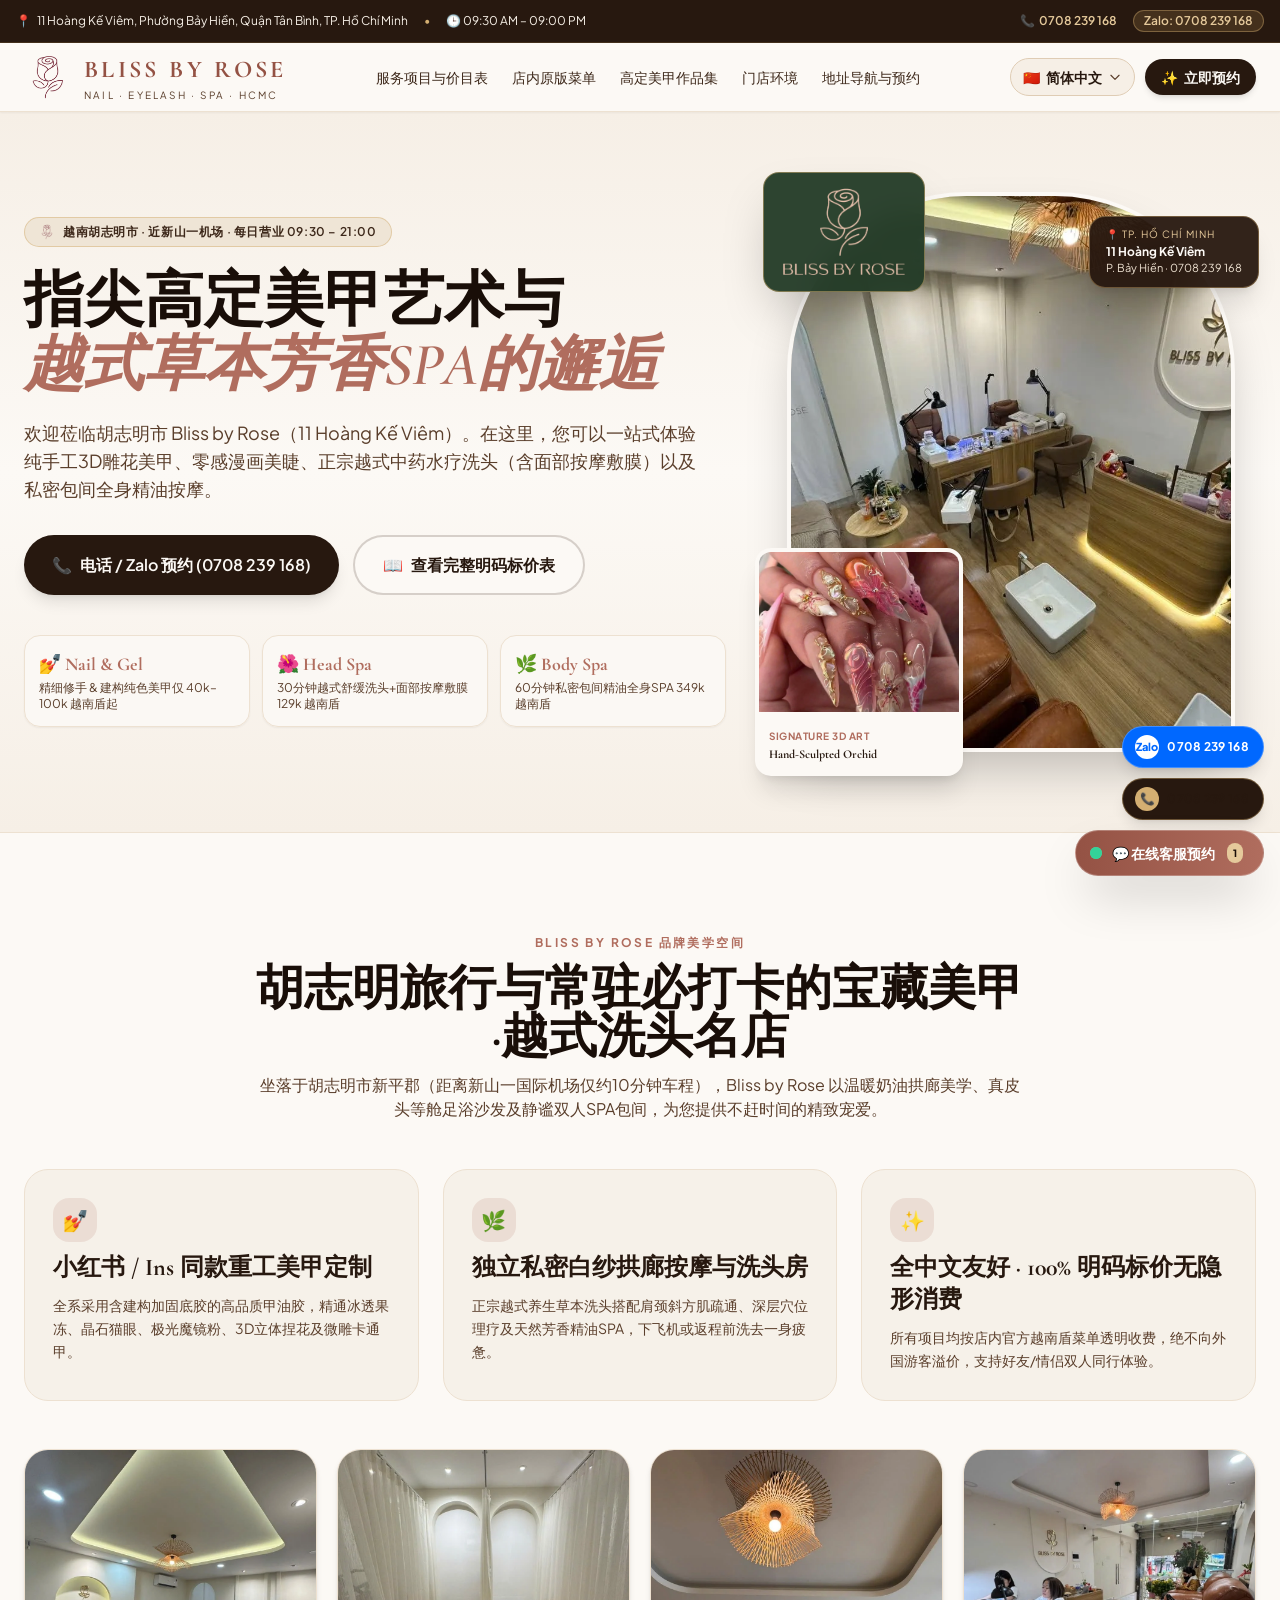
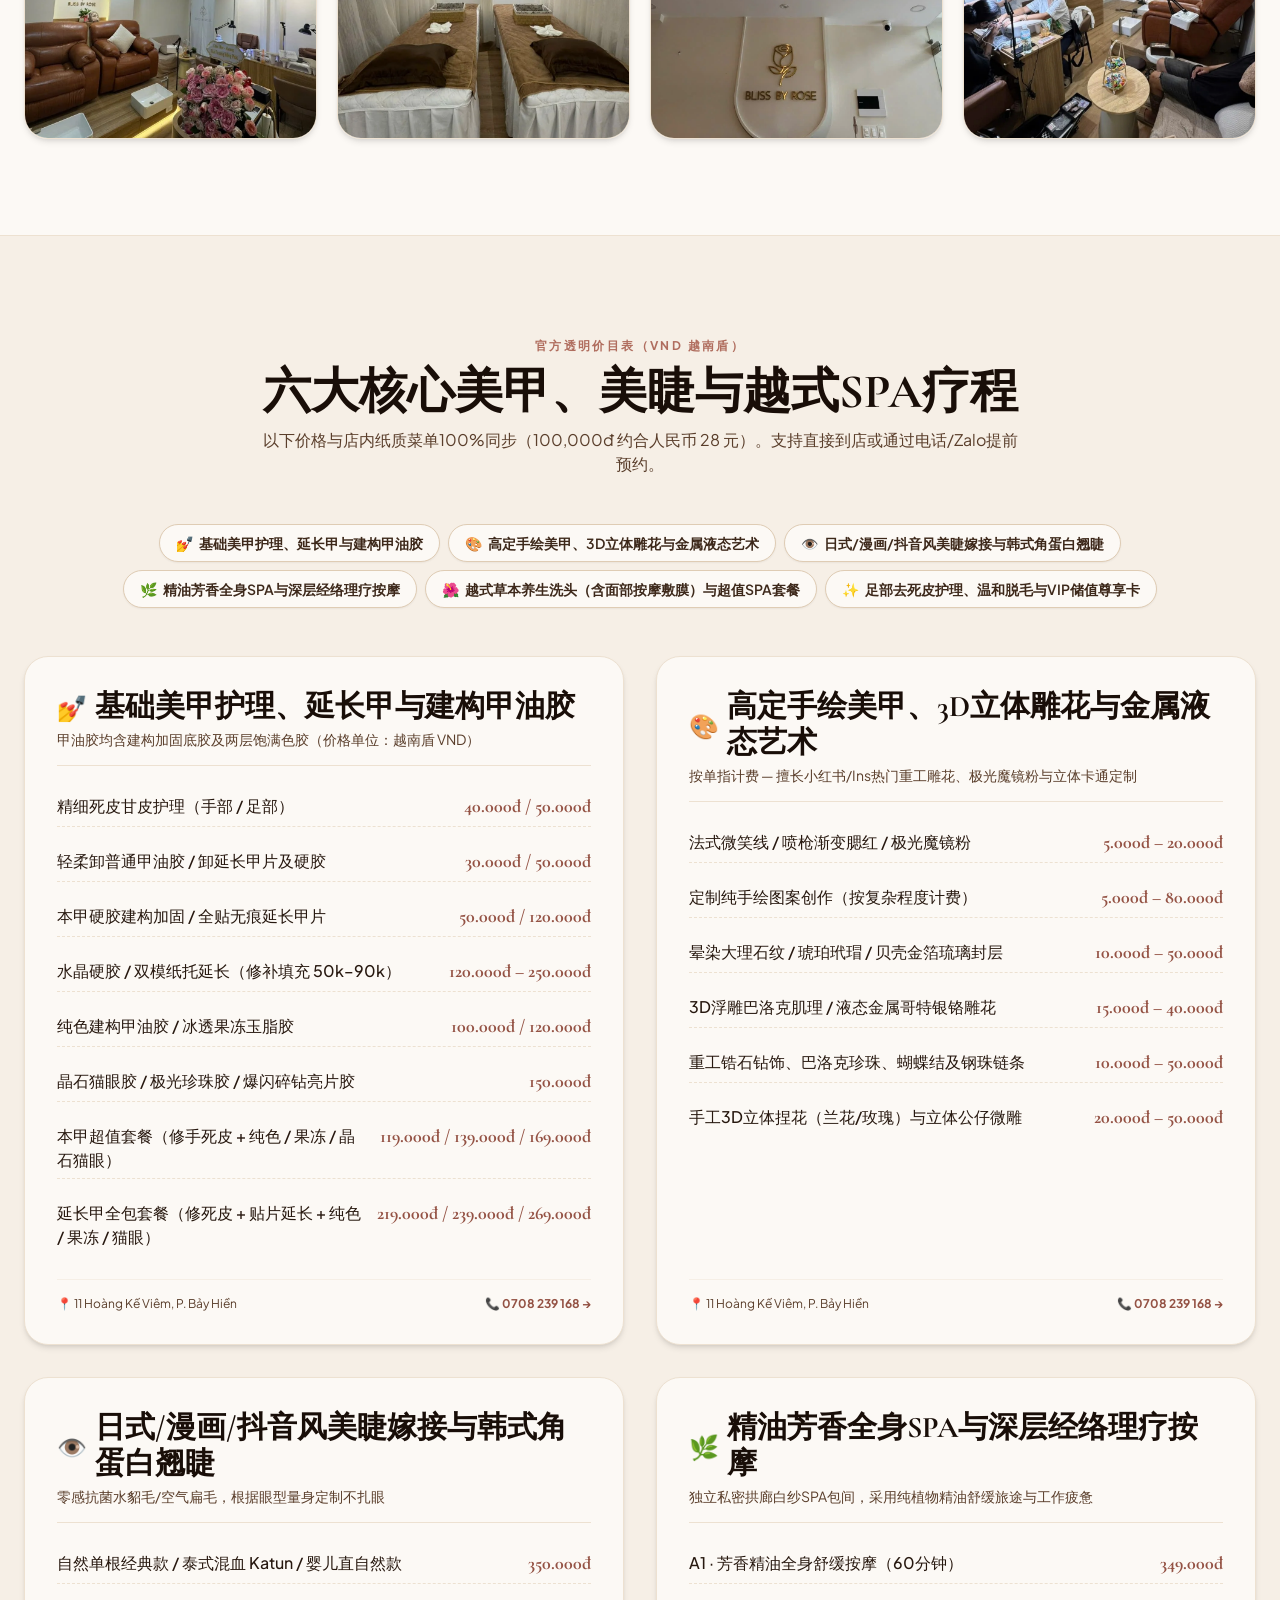
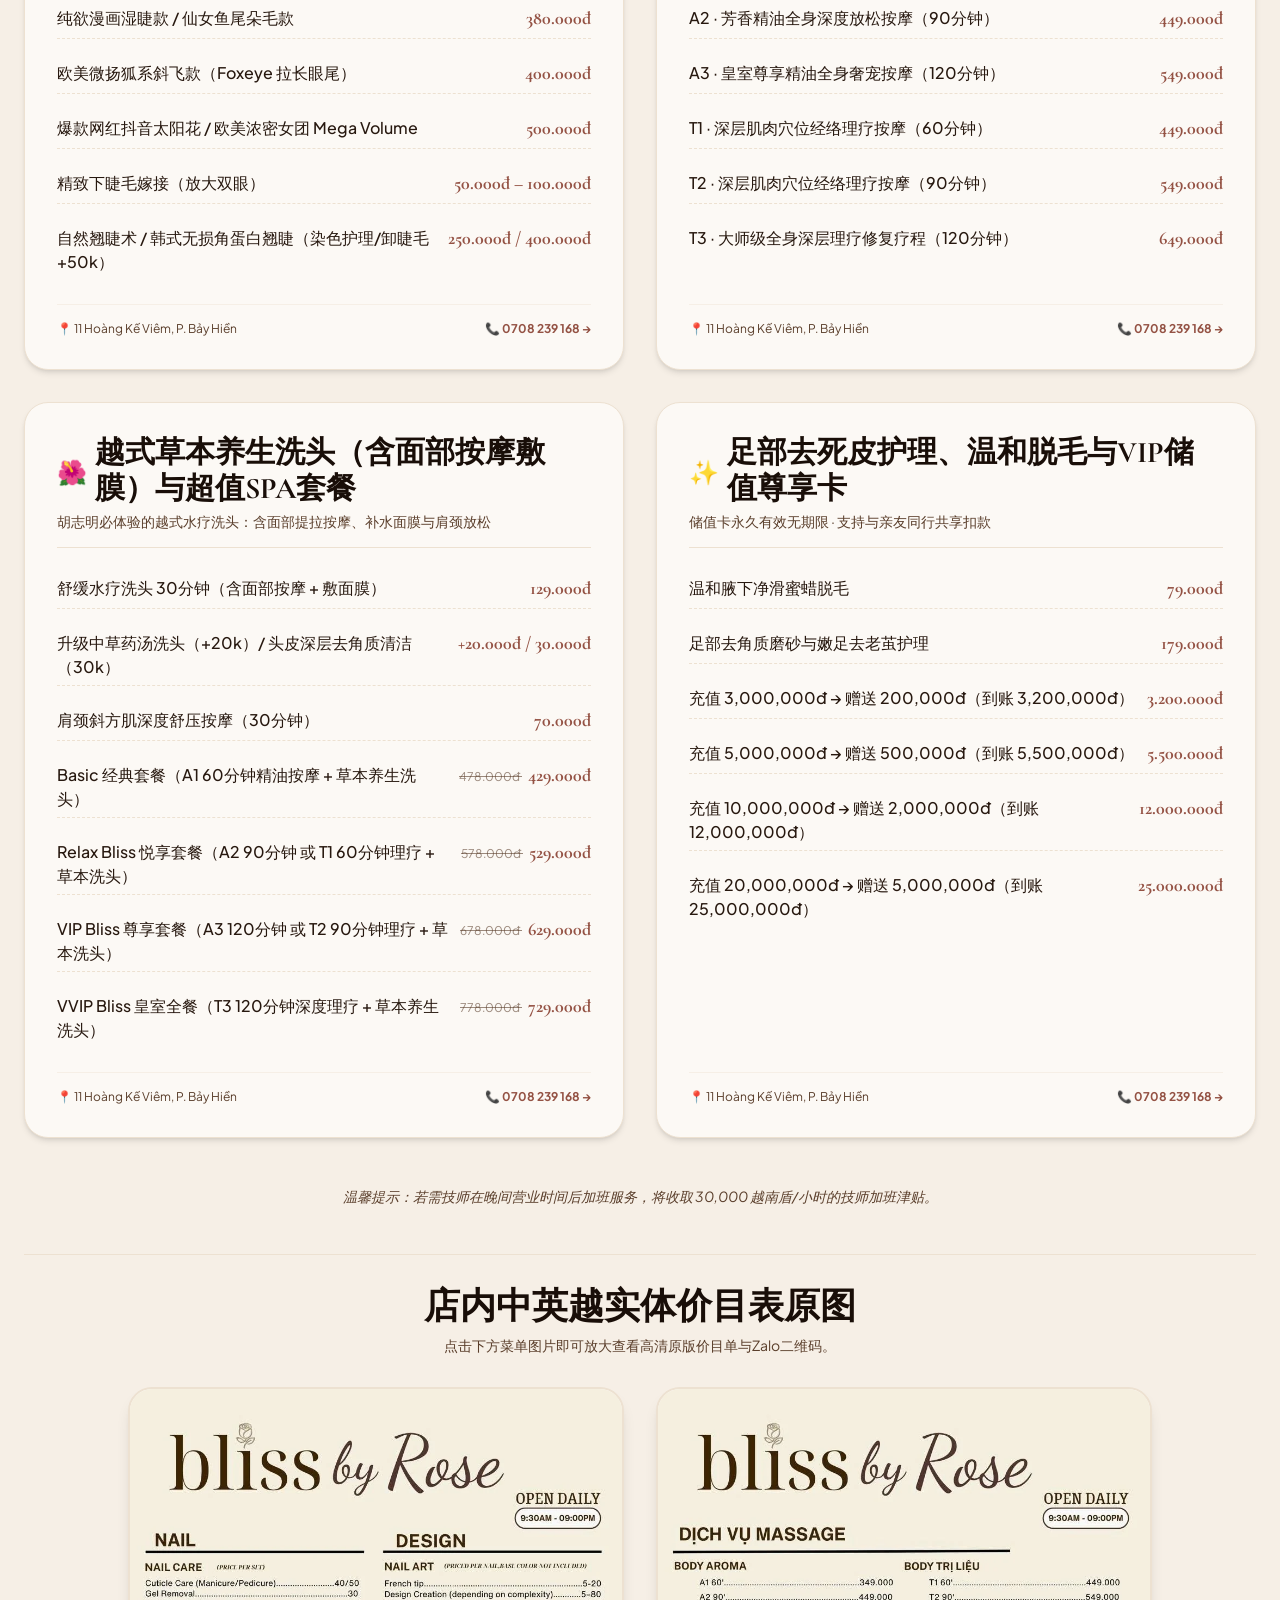
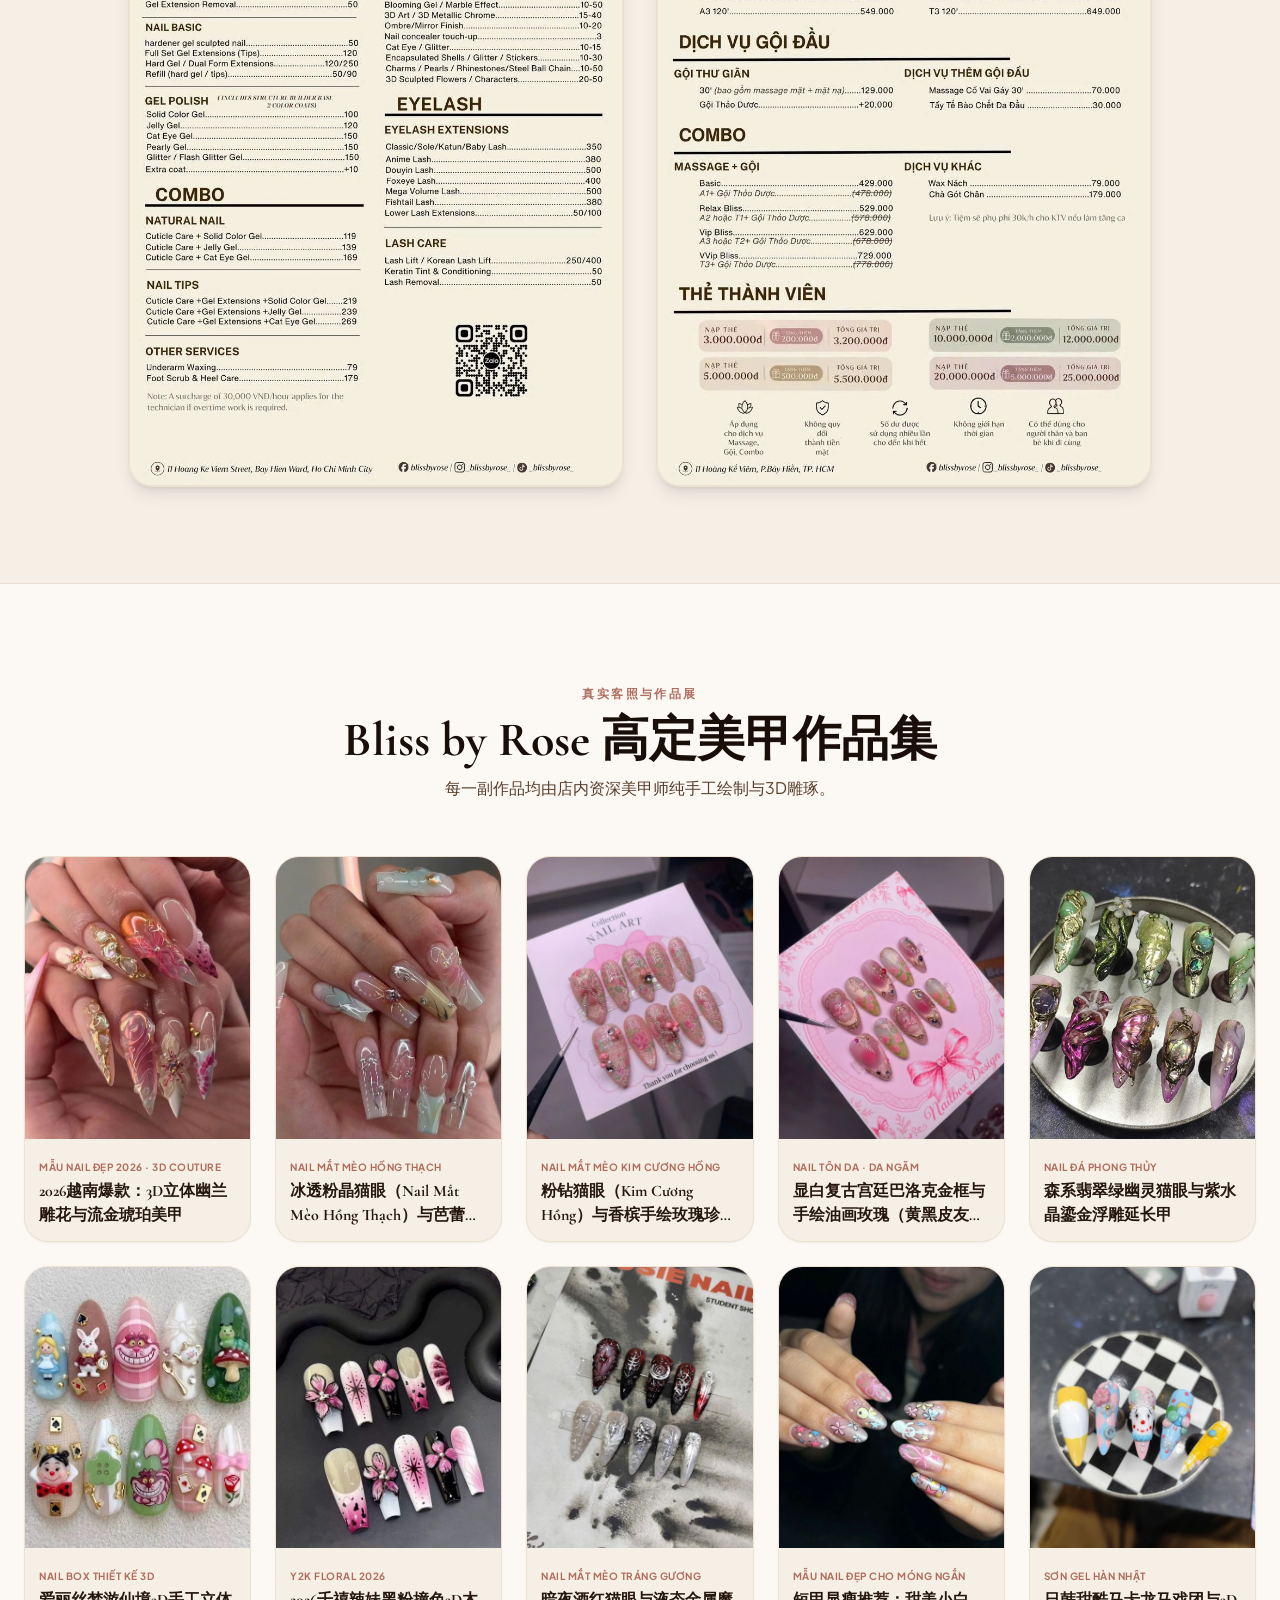
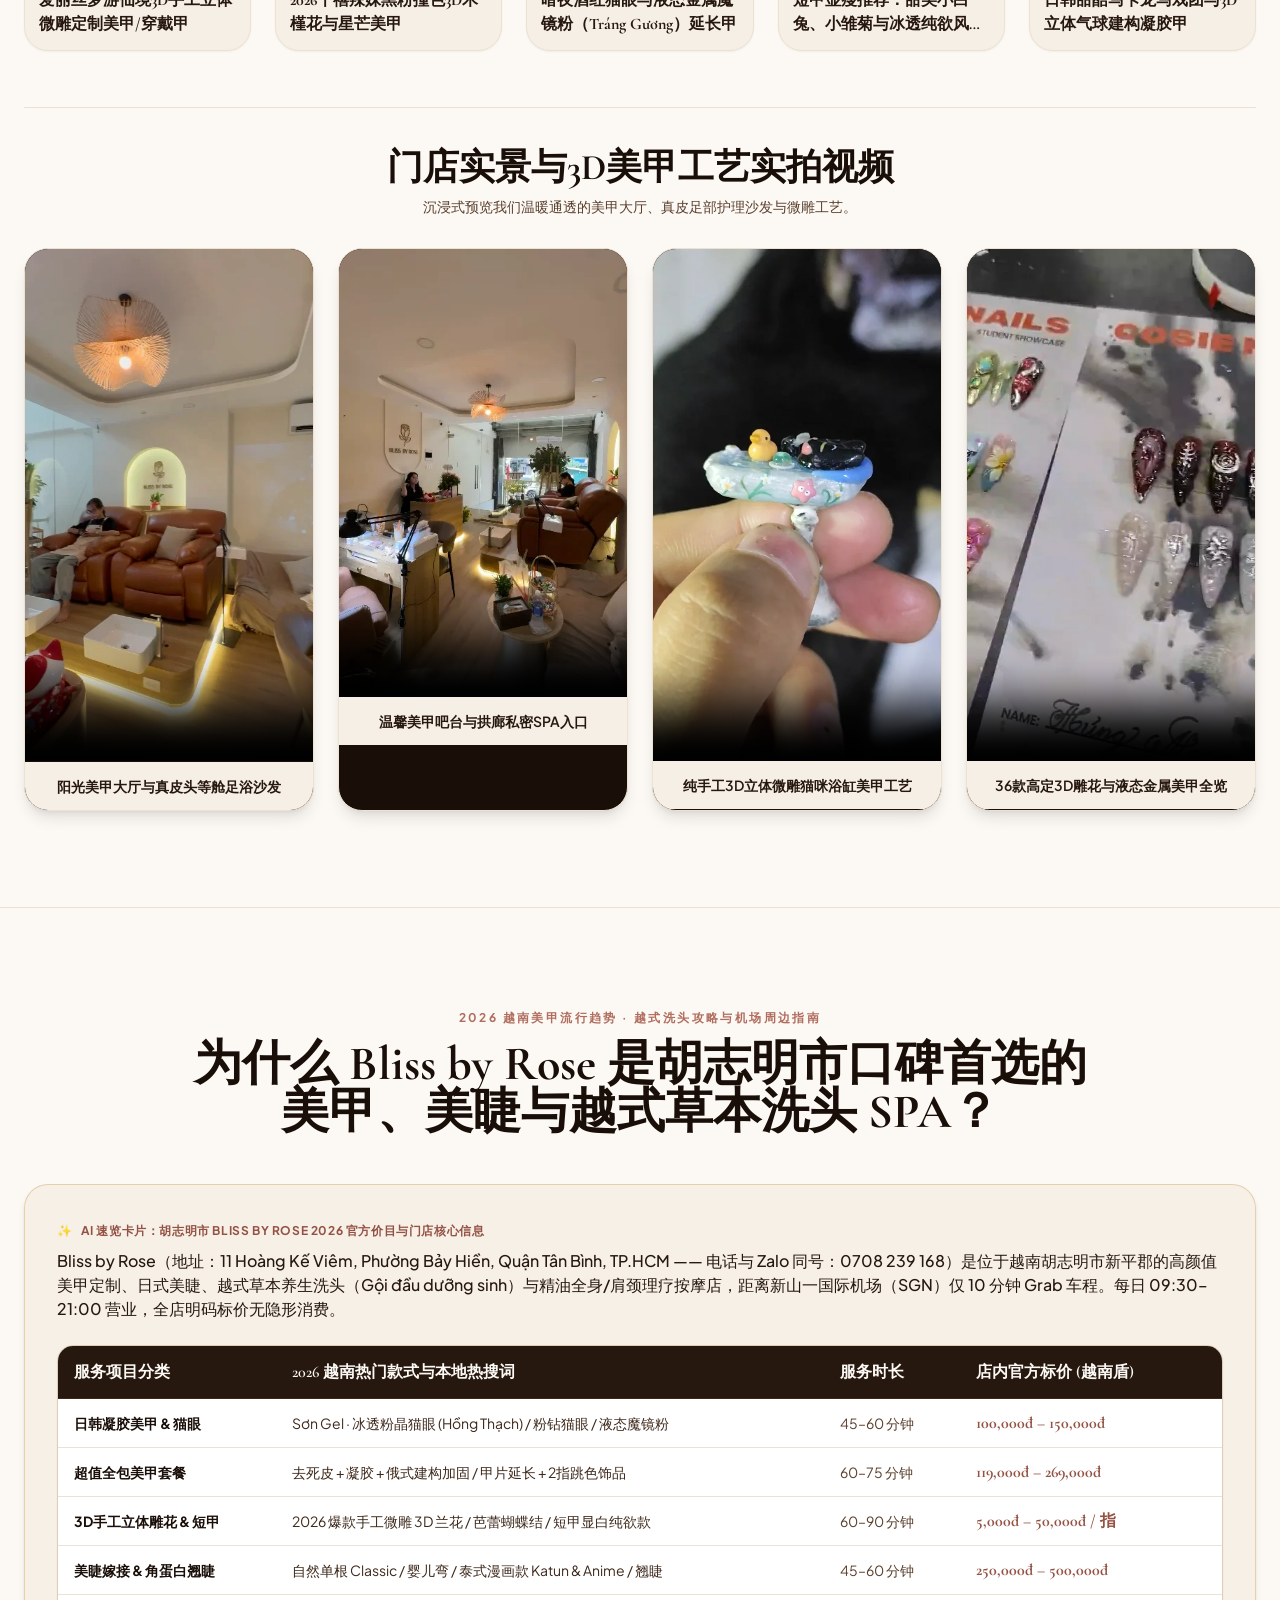
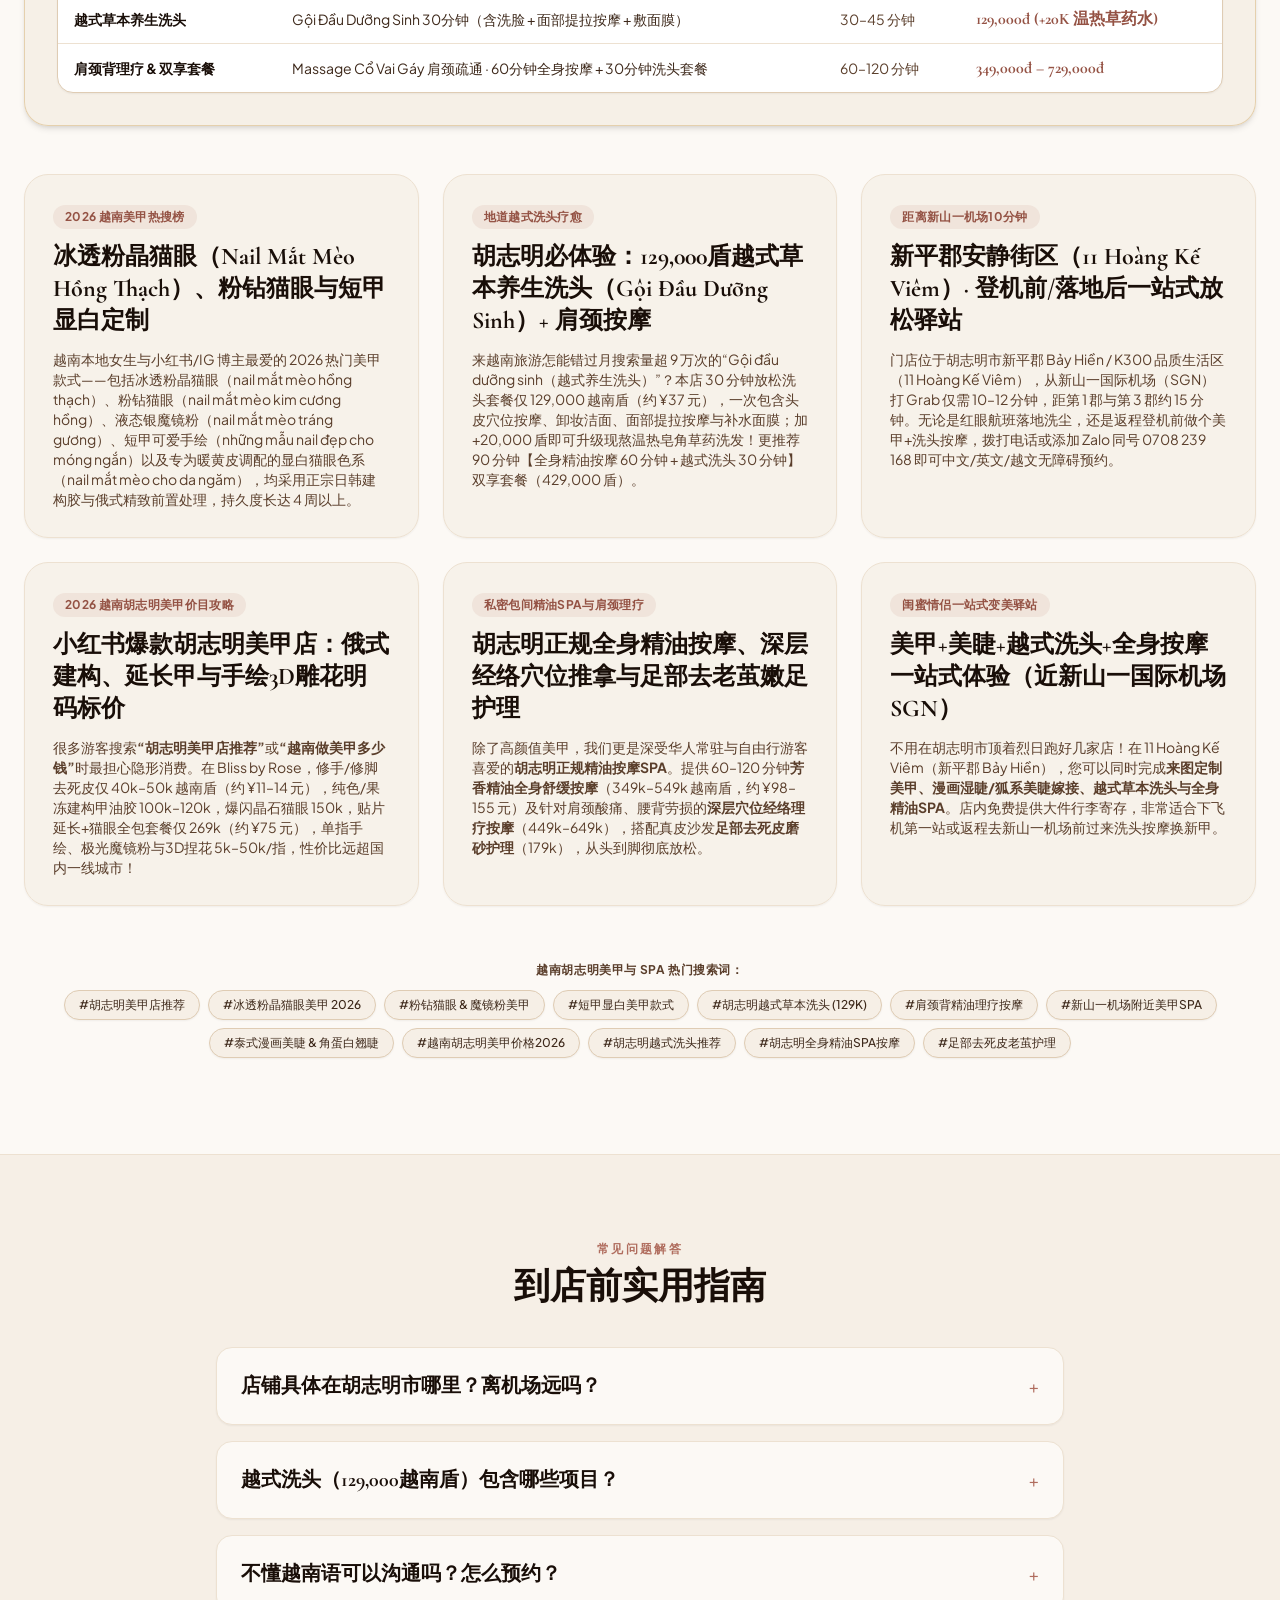
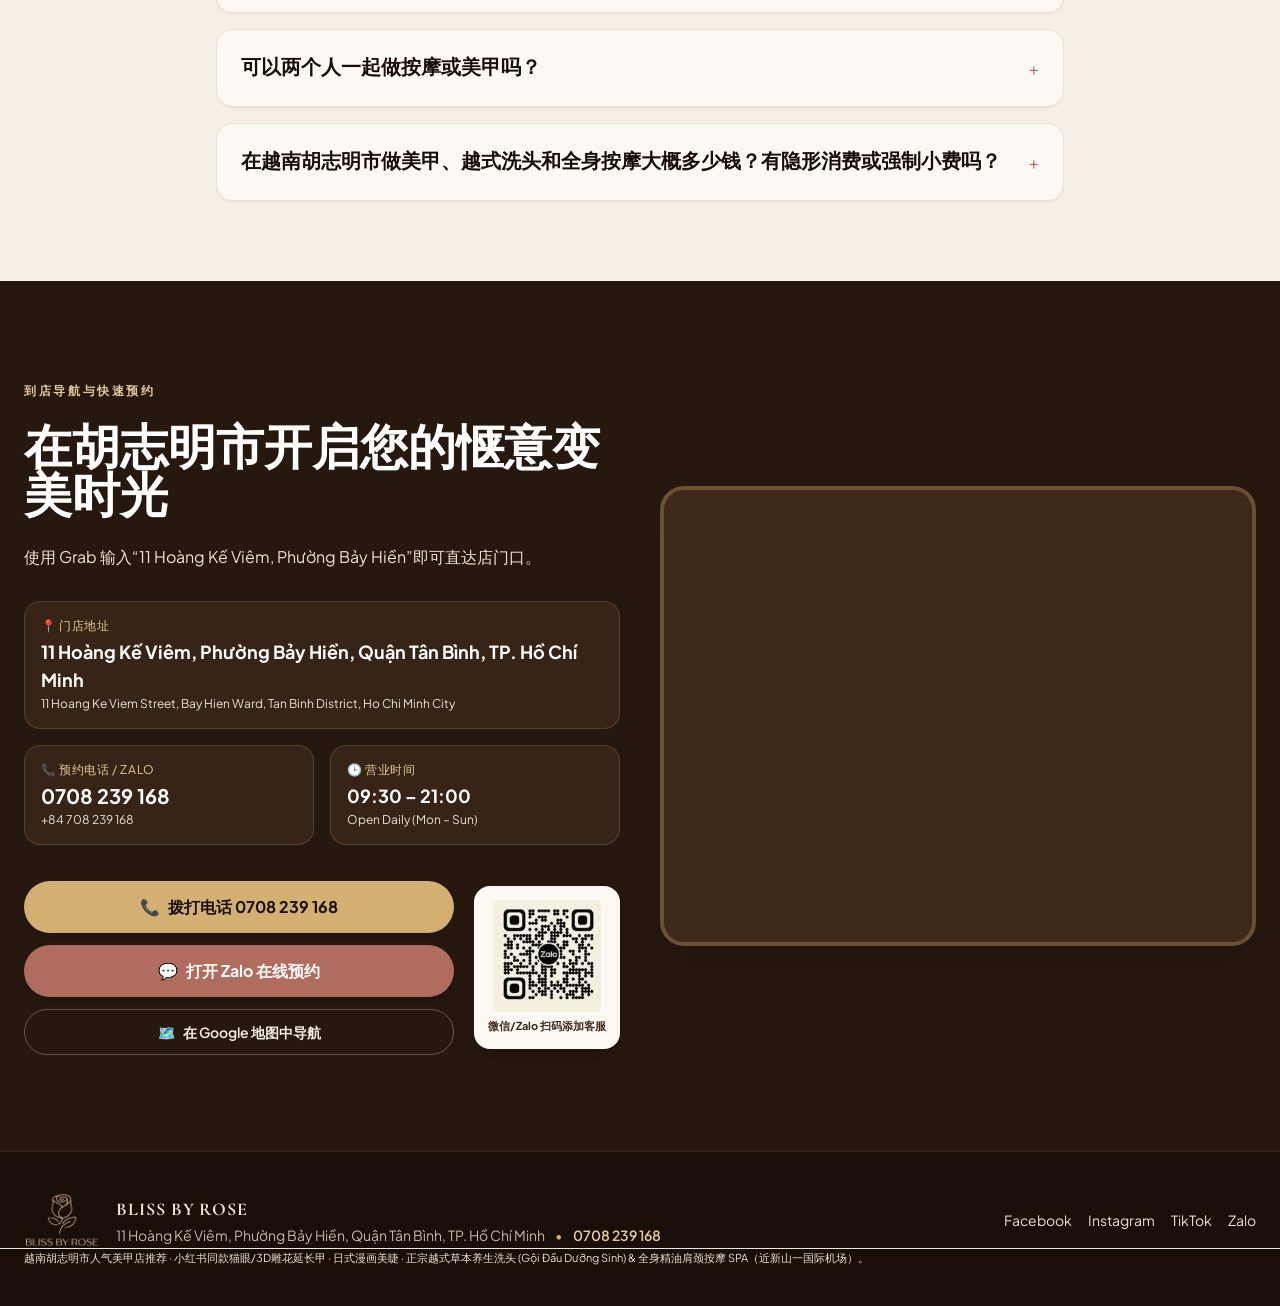
<file: zh-cn/index.html>
<!DOCTYPE html><html lang="zh-Hans" class="scroll-smooth"> <head><meta charset="UTF-8"><meta name="viewport" content="width=device-width, initial-scale=1.0"><title>Bliss by Rose — 越南胡志明市高定美甲、美睫、正宗越式草本洗头与精油按摩SPA推荐（近新山一机场）</title><meta name="description" content="胡志明市口碑美甲与越式洗头按摩SPA名店 Bliss by Rose（地址：11 Hoàng Kế Viêm, 新平郡，距新山一机场10分钟）。提供小红书爆款冰透猫眼/3D雕花延长美甲、漫画美睫、129k正宗越式草本养生洗头（含洗脸敷面膜）与私密全身精油肩颈按摩。全店明码标价，电话/Zalo：0708 239 168。"><meta name="keywords" content="胡志明美甲店推荐, 越南胡志明美甲攻略, 胡志明越式洗头推荐, 越南洗头多少钱, 新山一机场附近美甲按摩, 胡志明SPA推荐, 胡志明全身精油按摩, 胡志明猫眼美甲, 越南美甲价格2026, 胡志明美睫嫁接, 胡志明肩颈按摩, 胡志明修脚去死皮, tiệm nail gần đây, mẫu nail mắt mèo đẹp 2026, gội đầu dưỡng sinh tân bình, bliss by rose 11 hoàng kế viêm"><meta name="robots" content="index, follow, max-image-preview:large, max-snippet:-1, max-video-preview:-1"><!-- Local GEO Meta Tags for Ho Chi Minh City / Tan Binh District --><meta name="geo.region" content="VN-SG"><meta name="geo.placename" content="11 Hoàng Kế Viêm, Phường Bảy Hiền, Quận Tân Bình, TP. Hồ Chí Minh"><meta name="geo.position" content="10.7977407;106.6500737"><meta name="ICBM" content="10.7977407, 106.6500737"><!-- AI / LLM Knowledge Base Discovery (GEO / AIO) --><link rel="alternate" type="text/plain" href="/llms.txt" title="Bliss by Rose AI Summary (llms.txt)"><link rel="alternate" type="text/plain" href="/llms-full.txt" title="Bliss by Rose Full AI Knowledge Base (llms-full.txt)"><link rel="canonical" href="https://blissbyrose.com/zh-cn/"><link rel="icon" type="image/png" href="/favicon.png"><link rel="apple-touch-icon" href="/favicon.png"><!-- Hreflang SEO tags for all 8 languages + x-default --><link rel="alternate" hreflang="x-default" href="https://blissbyrose.com/"><link rel="alternate" hreflang="en" href="https://blissbyrose.com/en/"><link rel="alternate" hreflang="vi-VN" href="https://blissbyrose.com/vi/"><link rel="alternate" hreflang="fr-FR" href="https://blissbyrose.com/fr/"><link rel="alternate" hreflang="zh-Hans" href="https://blissbyrose.com/zh-cn/"><link rel="alternate" hreflang="zh-Hant" href="https://blissbyrose.com/zh-tw/"><link rel="alternate" hreflang="ja-JP" href="https://blissbyrose.com/ja/"><link rel="alternate" hreflang="ko-KR" href="https://blissbyrose.com/ko/"><link rel="alternate" hreflang="ru-RU" href="https://blissbyrose.com/ru/"><!-- Open Graph / Social --><meta property="og:type" content="website"><meta property="og:site_name" content="Bliss by Rose — Nail · Eyelash · Head Spa · Massage HCMC"><meta property="og:title" content="Bliss by Rose — 越南胡志明市高定美甲、美睫、正宗越式草本洗头与精油按摩SPA推荐（近新山一机场）"><meta property="og:description" content="胡志明市口碑美甲与越式洗头按摩SPA名店 Bliss by Rose（地址：11 Hoàng Kế Viêm, 新平郡，距新山一机场10分钟）。提供小红书爆款冰透猫眼/3D雕花延长美甲、漫画美睫、129k正宗越式草本养生洗头（含洗脸敷面膜）与私密全身精油肩颈按摩。全店明码标价，电话/Zalo：0708 239 168。"><meta property="og:url" content="https://blissbyrose.com/zh-cn/"><meta property="og:image" content="https://blissbyrose.com/images/salon-hero-lounge.webp"><meta name="twitter:card" content="summary_large_image"><meta name="theme-color" content="#F6EFE6"><!-- Google Fonts: Cormorant Garamond + Plus Jakarta Sans + Be Vietnam Pro --><link rel="preconnect" href="https://fonts.googleapis.com"><link rel="preconnect" href="https://fonts.gstatic.com" crossorigin><link href="https://fonts.googleapis.com/css2?family=Be+Vietnam+Pro:wght@400;500;600;700&family=Cormorant+Garamond:ital,wght@0,500;0,600;0,700;1,600&family=Great+Vibes&family=Plus+Jakarta+Sans:wght@400;500;600;700&display=swap" rel="stylesheet"><script type="application/ld+json">[{"@context":"https://schema.org","@type":["NailSalon","DaySpa","HealthAndBeautyBusiness"],"@id":"https://blissbyrose.com/#salon","name":"Bliss by Rose","alternateName":["Bliss by Rose Nail Eyelash Spa","Tiệm Nail Gội Đầu Dưỡng Sinh Bliss by Rose Tân Bình","Tiệm Nail Đẹp Tân Bình Bliss by Rose","Spa Massage Trị Liệu Cổ Vai Gáy & Gội Đầu Thảo Dược Bliss by Rose","Bliss by Rose Ho Chi Minh City"],"description":"Bliss by Rose（地址：11 Hoàng Kế Viêm, Phường Bảy Hiền, Quận Tân Bình, TP.HCM —— 电话与 Zalo 同号：0708 239 168）是位于越南胡志明市新平郡的高颜值美甲定制、日式美睫、越式草本养生洗头（Gội đầu dưỡng sinh）与精油全身/肩颈理疗按摩店，距离新山一国际机场（SGN）仅 10 分钟 Grab 车程。每日 09:30–21:00 营业，全店明码标价无隐形消费。","url":"https://blissbyrose.com/zh-cn/","logo":"https://blissbyrose.com/images/logo-gold-transparent.png","image":["https://blissbyrose.com/images/logo-gold-transparent.png","https://blissbyrose.com/images/salon-hero-lounge.webp","https://blissbyrose.com/images/salon-massage-suite.webp","https://blissbyrose.com/images/nail-3d-orchid-gold.webp"],"telephone":"+84 708 239 168","priceRange":"40,000 VND - 729,000 VND","currenciesAccepted":"VND, USD","paymentAccepted":"Cash, Bank Transfer, VietQR, ZaloPay, MoMo, Credit Card","knowsLanguage":["vi","en","fr","ru","zh-CN","zh-TW","ja","ko"],"address":{"@type":"PostalAddress","streetAddress":"11 Hoàng Kế Viêm, Phường Bảy Hiền","addressLocality":"Quận Tân Bình","addressRegion":"TP. Hồ Chí Minh","postalCode":"700000","addressCountry":"VN"},"geo":{"@type":"GeoCoordinates","latitude":10.7977407,"longitude":106.6500737},"hasMap":"https://maps.google.com/?cid=12816747167592102415","areaServed":[{"@type":"Place","name":"Phường Bảy Hiền, Quận Tân Bình, TP. Hồ Chí Minh"},{"@type":"Place","name":"Khu K300 Cộng Hòa, Hoàng Hoa Thám, Nguyễn Trọng Tuyển, Bàu Cát, Quận Tân Bình"},{"@type":"Place","name":"Sân bay Quốc tế Tân Sơn Nhất (Tan Son Nhat International Airport SGN)"},{"@type":"AdministrativeArea","name":"Quận Tân Bình, Quận Phú Nhuận, Quận Tân Phú, Quận 3, Quận 1, Quận 10, TP.HCM"},{"@type":"City","name":"Ho Chi Minh City (Sài Gòn)"}],"hasOfferCatalog":{"@type":"OfferCatalog","name":"Bliss by Rose 2026 Nail, Eyelash, Head Spa & Massage Menu","itemListElement":[{"@type":"OfferCatalog","name":"基础美甲护理、延长甲与建构甲油胶","itemListElement":[{"@type":"Offer","itemOffered":{"@type":"Service","name":"精细死皮甘皮护理（手部 / 足部）"},"priceSpecification":{"@type":"PriceSpecification","price":"40000","minPrice":"40000","maxPrice":"50000","priceCurrency":"VND"}},{"@type":"Offer","itemOffered":{"@type":"Service","name":"轻柔卸普通甲油胶 / 卸延长甲片及硬胶"},"priceSpecification":{"@type":"PriceSpecification","price":"30000","minPrice":"30000","maxPrice":"50000","priceCurrency":"VND"}},{"@type":"Offer","itemOffered":{"@type":"Service","name":"本甲硬胶建构加固 / 全贴无痕延长甲片"},"priceSpecification":{"@type":"PriceSpecification","price":"50000","minPrice":"50000","maxPrice":"120000","priceCurrency":"VND"}},{"@type":"Offer","itemOffered":{"@type":"Service","name":"水晶硬胶 / 双模纸托延长（修补填充 50k–90k）"},"priceSpecification":{"@type":"PriceSpecification","price":"120000","minPrice":"120000","maxPrice":"250000","priceCurrency":"VND"}},{"@type":"Offer","itemOffered":{"@type":"Service","name":"纯色建构甲油胶 / 冰透果冻玉脂胶"},"priceSpecification":{"@type":"PriceSpecification","price":"100000","minPrice":"100000","maxPrice":"120000","priceCurrency":"VND"}}]},{"@type":"OfferCatalog","name":"高定手绘美甲、3D立体雕花与金属液态艺术","itemListElement":[{"@type":"Offer","itemOffered":{"@type":"Service","name":"法式微笑线 / 喷枪渐变腮红 / 极光魔镜粉"},"priceSpecification":{"@type":"PriceSpecification","price":"5000","minPrice":"5000","maxPrice":"20000","priceCurrency":"VND"}},{"@type":"Offer","itemOffered":{"@type":"Service","name":"定制纯手绘图案创作（按复杂程度计费）"},"priceSpecification":{"@type":"PriceSpecification","price":"5000","minPrice":"5000","maxPrice":"80000","priceCurrency":"VND"}},{"@type":"Offer","itemOffered":{"@type":"Service","name":"晕染大理石纹 / 琥珀玳瑁 / 贝壳金箔琉璃封层"},"priceSpecification":{"@type":"PriceSpecification","price":"10000","minPrice":"10000","maxPrice":"50000","priceCurrency":"VND"}},{"@type":"Offer","itemOffered":{"@type":"Service","name":"3D浮雕巴洛克肌理 / 液态金属哥特银铬雕花"},"priceSpecification":{"@type":"PriceSpecification","price":"15000","minPrice":"15000","maxPrice":"40000","priceCurrency":"VND"}},{"@type":"Offer","itemOffered":{"@type":"Service","name":"重工锆石钻饰、巴洛克珍珠、蝴蝶结及钢珠链条"},"priceSpecification":{"@type":"PriceSpecification","price":"10000","minPrice":"10000","maxPrice":"50000","priceCurrency":"VND"}}]},{"@type":"OfferCatalog","name":"日式/漫画/抖音风美睫嫁接与韩式角蛋白翘睫","itemListElement":[{"@type":"Offer","itemOffered":{"@type":"Service","name":"自然单根经典款 / 泰式混血 Katun / 婴儿直自然款"},"priceSpecification":{"@type":"PriceSpecification","price":"350000","priceCurrency":"VND"}},{"@type":"Offer","itemOffered":{"@type":"Service","name":"纯欲漫画湿睫款 / 仙女鱼尾朵毛款"},"priceSpecification":{"@type":"PriceSpecification","price":"380000","priceCurrency":"VND"}},{"@type":"Offer","itemOffered":{"@type":"Service","name":"欧美微扬狐系斜飞款（Foxeye 拉长眼尾）"},"priceSpecification":{"@type":"PriceSpecification","price":"400000","priceCurrency":"VND"}},{"@type":"Offer","itemOffered":{"@type":"Service","name":"爆款网红抖音太阳花 / 欧美浓密女团 Mega Volume"},"priceSpecification":{"@type":"PriceSpecification","price":"500000","priceCurrency":"VND"}},{"@type":"Offer","itemOffered":{"@type":"Service","name":"精致下睫毛嫁接（放大双眼）"},"priceSpecification":{"@type":"PriceSpecification","price":"50000","minPrice":"50000","maxPrice":"100000","priceCurrency":"VND"}}]},{"@type":"OfferCatalog","name":"精油芳香全身SPA与深层经络理疗按摩","itemListElement":[{"@type":"Offer","itemOffered":{"@type":"Service","name":"A1 · 芳香精油全身舒缓按摩（60分钟）"},"priceSpecification":{"@type":"PriceSpecification","price":"349000","priceCurrency":"VND"}},{"@type":"Offer","itemOffered":{"@type":"Service","name":"A2 · 芳香精油全身深度放松按摩（90分钟）"},"priceSpecification":{"@type":"PriceSpecification","price":"449000","priceCurrency":"VND"}},{"@type":"Offer","itemOffered":{"@type":"Service","name":"A3 · 皇室尊享精油全身奢宠按摩（120分钟）"},"priceSpecification":{"@type":"PriceSpecification","price":"549000","priceCurrency":"VND"}},{"@type":"Offer","itemOffered":{"@type":"Service","name":"T1 · 深层肌肉穴位经络理疗按摩（60分钟）"},"priceSpecification":{"@type":"PriceSpecification","price":"449000","priceCurrency":"VND"}},{"@type":"Offer","itemOffered":{"@type":"Service","name":"T2 · 深层肌肉穴位经络理疗按摩（90分钟）"},"priceSpecification":{"@type":"PriceSpecification","price":"549000","priceCurrency":"VND"}}]},{"@type":"OfferCatalog","name":"越式草本养生洗头（含面部按摩敷膜）与超值SPA套餐","itemListElement":[{"@type":"Offer","itemOffered":{"@type":"Service","name":"舒缓水疗洗头 30分钟（含面部按摩 + 敷面膜）"},"priceSpecification":{"@type":"PriceSpecification","price":"129000","priceCurrency":"VND"}},{"@type":"Offer","itemOffered":{"@type":"Service","name":"升级中草药汤洗头（+20k）/ 头皮深层去角质清洁（30k）"},"priceSpecification":{"@type":"PriceSpecification","price":"20000","minPrice":"20000","maxPrice":"30000","priceCurrency":"VND"}},{"@type":"Offer","itemOffered":{"@type":"Service","name":"肩颈斜方肌深度舒压按摩（30分钟）"},"priceSpecification":{"@type":"PriceSpecification","price":"70000","priceCurrency":"VND"}},{"@type":"Offer","itemOffered":{"@type":"Service","name":"Basic 经典套餐（A1 60分钟精油按摩 + 草本养生洗头）"},"priceSpecification":{"@type":"PriceSpecification","price":"429000","priceCurrency":"VND"}},{"@type":"Offer","itemOffered":{"@type":"Service","name":"Relax Bliss 悦享套餐（A2 90分钟 或 T1 60分钟理疗 + 草本洗头）"},"priceSpecification":{"@type":"PriceSpecification","price":"529000","priceCurrency":"VND"}}]},{"@type":"OfferCatalog","name":"足部去死皮护理、温和脱毛与VIP储值尊享卡","itemListElement":[{"@type":"Offer","itemOffered":{"@type":"Service","name":"温和腋下净滑蜜蜡脱毛"},"priceSpecification":{"@type":"PriceSpecification","price":"79000","priceCurrency":"VND"}},{"@type":"Offer","itemOffered":{"@type":"Service","name":"足部去角质磨砂与嫩足去老茧护理"},"priceSpecification":{"@type":"PriceSpecification","price":"179000","priceCurrency":"VND"}},{"@type":"Offer","itemOffered":{"@type":"Service","name":"充值 3,000,000đ → 赠送 200,000đ（到账 3,200,000đ）"},"priceSpecification":{"@type":"PriceSpecification","price":"3200000","priceCurrency":"VND"}},{"@type":"Offer","itemOffered":{"@type":"Service","name":"充值 5,000,000đ → 赠送 500,000đ（到账 5,500,000đ）"},"priceSpecification":{"@type":"PriceSpecification","price":"5500000","priceCurrency":"VND"}},{"@type":"Offer","itemOffered":{"@type":"Service","name":"充值 10,000,000đ → 赠送 2,000,000đ（到账 12,000,000đ）"},"priceSpecification":{"@type":"PriceSpecification","price":"12000000","priceCurrency":"VND"}}]}]},"openingHoursSpecification":[{"@type":"OpeningHoursSpecification","dayOfWeek":["Monday","Tuesday","Wednesday","Thursday","Friday","Saturday","Sunday"],"opens":"09:30","closes":"21:00"}],"sameAs":["https://maps.google.com/?cid=12816747167592102415","https://www.facebook.com/blissbyrose","https://www.instagram.com/_blissbyrose_","https://www.tiktok.com/@_blissbyrose_","https://zalo.me/0708239168"]},{"@context":"https://schema.org","@type":"FAQPage","mainEntity":[{"@type":"Question","name":"店铺具体在胡志明市哪里？离机场远吗？","acceptedAnswer":{"@type":"Answer","text":"我们的地址是：11 Hoàng Kế Viêm, Phường Bảy Hiền, Quận Tân Bình, TP.HCM。距离胡志明新山一国际机场（SGN）打车/Grab 仅需 10–12 分钟，非常适合刚落地胡志明或登机返程前过来做个越式洗头+全身按摩+美甲！"}},{"@type":"Question","name":"越式洗头（129,000越南盾）包含哪些项目？","acceptedAnswer":{"@type":"Answer","text":"30分钟越式舒缓洗头（129,000đ，约合人民币36元）已包含：深层洗发、头部经络按压、面部提拉按摩以及补水面膜护理。您还可以加 +20,000đ 升级温热中药草本汤洗头，或直接选择“60分钟精油全身按摩+草本洗头”超值套餐（仅 429,000đ，约合人民币120元）。"}},{"@type":"Question","name":"不懂越南语可以沟通吗？怎么预约？","acceptedAnswer":{"@type":"Answer","text":"完全没问题！本网站已将全部项目翻译为简体中文，您可以直接指着本页面上的项目名称给店员看，也可以带着喜欢的美甲图片到店定制。拨打 0708 239 168 或扫描页脚 Zalo 二维码即可快速预约。"}},{"@type":"Question","name":"可以两个人一起做按摩或美甲吗？","acceptedAnswer":{"@type":"Answer","text":"可以的！店内设有双人私密床位SPA包间、并排头等舱真皮沙发及多工位美甲台，非常适合闺蜜、情侣或家人一同体验。"}},{"@type":"Question","name":"在越南胡志明市做美甲、越式洗头和全身按摩大概多少钱？有隐形消费或强制小费吗？","acceptedAnswer":{"@type":"Answer","text":"Bliss by Rose 全店严格执行官方越南盾菜单明码标价，绝无任何游客溢价或隐形消费！本甲修手+建构纯色/猫眼美甲套餐仅 119,000–169,000 越南盾（约人民币 33–48 元），延长甲套餐 219,000–269,000 盾；30分钟越式草本洗头（含洗脸按摩敷面膜）仅 129,000 盾（约 36 元）；60分钟精油全身按摩 + 越式草本洗头超值双享套餐仅 429,000 盾（约 120 元）。"}}]},{"@context":"https://schema.org","@type":"BreadcrumbList","itemListElement":[{"@type":"ListItem","position":1,"name":"Bliss by Rose HCMC","item":"https://blissbyrose.com/"},{"@type":"ListItem","position":2,"name":"简体中文","item":"https://blissbyrose.com/zh-cn/"}]}]</script><link rel="stylesheet" href="/_astro/SalonPage.D-Pp4vTo.css"></head> <body class="bg-ivory-50 text-espresso-900 font-sans antialiased selection:bg-champagne-300 selection:text-espresso-950 pb-20 md:pb-0"> <!-- Top Info Bar --> <div class="bg-espresso-900 text-ivory-100 text-xs py-2.5 px-4 border-b border-champagne-500/20"> <div class="max-w-7xl mx-auto flex flex-wrap items-center justify-between gap-2"> <div class="flex flex-wrap items-center gap-x-4 gap-y-1"> <a href="https://maps.google.com/?cid=12816747167592102415" target="_blank" rel="noopener" class="hover:text-champagne-300 transition flex items-center gap-1.5"> <span>📍</span> <span>11 Hoàng Kế Viêm, Phường Bảy Hiền, Quận Tân Bình, TP. Hồ Chí Minh</span> </a> <span class="hidden sm:inline text-champagne-400">•</span> <span class="hidden sm:inline">🕒 09:30 AM – 09:00 PM</span> </div> <div class="flex items-center gap-4 ml-auto"> <a href="tel:+84708239168" class="font-semibold text-champagne-300 hover:text-white transition flex items-center gap-1"> <span>📞</span> <span>0708 239 168</span> </a> <a href="https://zalo.me/0708239168" target="_blank" rel="noopener" class="px-2.5 py-0.5 rounded-full bg-champagne-500/20 border border-champagne-400/40 text-champagne-300 hover:bg-champagne-500 hover:text-espresso-950 font-semibold transition">
Zalo: 0708 239 168 </a> </div> </div> </div> <!-- Sticky Navigation Header --> <header class="sticky top-0 z-40 bg-ivory-50/95 backdrop-blur-md border-b border-ivory-200 shadow-sm"> <div class="max-w-7xl mx-auto px-4 sm:px-6 py-2.5 flex items-center justify-between gap-3"> <!-- Official Transparent Brand Logo --> <a href="/zh-cn/" class="flex items-center gap-3 group shrink-0"> <img src="/images/logo-rose-icon-rosewood.webp" alt="Bliss by Rose Official Emblem" width="48" height="48" class="w-11 h-11 sm:w-12 sm:h-12 object-contain group-hover:scale-105 transition duration-300"> <div class="leading-none"> <span class="font-serif text-xl sm:text-2xl font-bold tracking-[0.14em] uppercase text-rosewood-600 block">
BLISS BY ROSE
</span> <span class="block text-[10px] uppercase tracking-[0.22em] text-espresso-700 mt-1">
Nail · Eyelash · Spa · HCMC
</span> </div> </a> <!-- Desktop Nav Links --> <nav class="hidden lg:flex items-center gap-6 text-sm font-medium text-espresso-800"> <a href="#services" class="hover:text-rosewood-500 transition">服务项目与价目表</a> <a href="#menu-cards" class="hover:text-rosewood-500 transition">店内原版菜单</a> <a href="#gallery" class="hover:text-rosewood-500 transition">高定美甲作品集</a> <a href="#space" class="hover:text-rosewood-500 transition">门店环境</a> <a href="#location" class="hover:text-rosewood-500 transition">地址导航与预约</a> </nav> <!-- Language Switcher + CTA --> <div class="flex items-center gap-2.5"> <div class="relative group"> <button type="button" aria-label="Select Language" class="inline-flex items-center gap-1.5 px-3 py-2 rounded-full bg-ivory-100 hover:bg-ivory-200 border border-ivory-300 text-xs sm:text-sm font-semibold text-espresso-900 transition"> <span>🇨🇳</span> <span>简体中文</span> <svg class="w-3.5 h-3.5 text-espresso-700" fill="none" stroke="currentColor" viewBox="0 0 24 24"> <path stroke-linecap="round" stroke-linejoin="round" stroke-width="2" d="M19 9l-7 7-7-7"></path> </svg> </button> <div class="invisible opacity-0 group-hover:visible group-hover:opacity-100 focus-within:visible focus-within:opacity-100 transition-all duration-150 absolute right-0 mt-1.5 w-44 rounded-2xl bg-ivory-50 border border-ivory-200 shadow-xl py-1.5 z-50"> <a href="/en/" onclick="try{localStorage.setItem('bliss_lang','en')}catch(e){}" class="flex items-center justify-between px-3.5 py-2 text-xs sm:text-sm hover:bg-ivory-100 transition text-espresso-800"> <span class="flex items-center gap-2"> <span>🇬🇧</span> <span>English</span> </span>  </a><a href="/vi/" onclick="try{localStorage.setItem('bliss_lang','vi')}catch(e){}" class="flex items-center justify-between px-3.5 py-2 text-xs sm:text-sm hover:bg-ivory-100 transition text-espresso-800"> <span class="flex items-center gap-2"> <span>🇻🇳</span> <span>Tiếng Việt</span> </span>  </a><a href="/fr/" onclick="try{localStorage.setItem('bliss_lang','fr')}catch(e){}" class="flex items-center justify-between px-3.5 py-2 text-xs sm:text-sm hover:bg-ivory-100 transition text-espresso-800"> <span class="flex items-center gap-2"> <span>🇫🇷</span> <span>Français</span> </span>  </a><a href="/zh-cn/" onclick="try{localStorage.setItem('bliss_lang','zh-cn')}catch(e){}" class="flex items-center justify-between px-3.5 py-2 text-xs sm:text-sm hover:bg-ivory-100 transition font-bold text-rosewood-600 bg-ivory-100/70"> <span class="flex items-center gap-2"> <span>🇨🇳</span> <span>简体中文</span> </span> <span class="text-champagne-600">✓</span> </a><a href="/zh-tw/" onclick="try{localStorage.setItem('bliss_lang','zh-tw')}catch(e){}" class="flex items-center justify-between px-3.5 py-2 text-xs sm:text-sm hover:bg-ivory-100 transition text-espresso-800"> <span class="flex items-center gap-2"> <span>🇹🇼</span> <span>繁體中文</span> </span>  </a><a href="/ja/" onclick="try{localStorage.setItem('bliss_lang','ja')}catch(e){}" class="flex items-center justify-between px-3.5 py-2 text-xs sm:text-sm hover:bg-ivory-100 transition text-espresso-800"> <span class="flex items-center gap-2"> <span>🇯🇵</span> <span>日本語</span> </span>  </a><a href="/ko/" onclick="try{localStorage.setItem('bliss_lang','ko')}catch(e){}" class="flex items-center justify-between px-3.5 py-2 text-xs sm:text-sm hover:bg-ivory-100 transition text-espresso-800"> <span class="flex items-center gap-2"> <span>🇰🇷</span> <span>한국어</span> </span>  </a><a href="/ru/" onclick="try{localStorage.setItem('bliss_lang','ru')}catch(e){}" class="flex items-center justify-between px-3.5 py-2 text-xs sm:text-sm hover:bg-ivory-100 transition text-espresso-800"> <span class="flex items-center gap-2"> <span>🇷🇺</span> <span>Русский</span> </span>  </a> </div> </div> <a href="#location" class="hidden sm:inline-flex items-center gap-1.5 px-4 py-2 rounded-full bg-espresso-900 hover:bg-rosewood-600 text-ivory-50 text-xs sm:text-sm font-semibold shadow-md transition"> <span>✨</span> <span>立即预约</span> </a> </div> </div> <!-- Quick 7-Language Bar for Mobile --> <div class="flex lg:hidden items-center gap-1.5 overflow-x-auto px-4 py-1.5 bg-ivory-100/80 border-t border-ivory-200 text-xs no-scrollbar"> <a href="/en/" onclick="try{localStorage.setItem('bliss_lang','en')}catch(e){}" class="shrink-0 px-2.5 py-1 rounded-full border transition bg-ivory-50 text-espresso-800 border-ivory-300"> 🇬🇧 English </a><a href="/vi/" onclick="try{localStorage.setItem('bliss_lang','vi')}catch(e){}" class="shrink-0 px-2.5 py-1 rounded-full border transition bg-ivory-50 text-espresso-800 border-ivory-300"> 🇻🇳 Tiếng Việt </a><a href="/fr/" onclick="try{localStorage.setItem('bliss_lang','fr')}catch(e){}" class="shrink-0 px-2.5 py-1 rounded-full border transition bg-ivory-50 text-espresso-800 border-ivory-300"> 🇫🇷 Français </a><a href="/zh-cn/" onclick="try{localStorage.setItem('bliss_lang','zh-cn')}catch(e){}" class="shrink-0 px-2.5 py-1 rounded-full border transition bg-espresso-900 text-ivory-50 border-espresso-900 font-semibold"> 🇨🇳 简体中文 </a><a href="/zh-tw/" onclick="try{localStorage.setItem('bliss_lang','zh-tw')}catch(e){}" class="shrink-0 px-2.5 py-1 rounded-full border transition bg-ivory-50 text-espresso-800 border-ivory-300"> 🇹🇼 繁體中文 </a><a href="/ja/" onclick="try{localStorage.setItem('bliss_lang','ja')}catch(e){}" class="shrink-0 px-2.5 py-1 rounded-full border transition bg-ivory-50 text-espresso-800 border-ivory-300"> 🇯🇵 日本語 </a><a href="/ko/" onclick="try{localStorage.setItem('bliss_lang','ko')}catch(e){}" class="shrink-0 px-2.5 py-1 rounded-full border transition bg-ivory-50 text-espresso-800 border-ivory-300"> 🇰🇷 한국어 </a><a href="/ru/" onclick="try{localStorage.setItem('bliss_lang','ru')}catch(e){}" class="shrink-0 px-2.5 py-1 rounded-full border transition bg-ivory-50 text-espresso-800 border-ivory-300"> 🇷🇺 Русский </a> </div> </header> <main> <!-- Hero Section (Revaya Spa & Wellness Arched Editorial Layout) --> <section class="relative overflow-hidden py-12 sm:py-20 bg-gradient-to-b from-ivory-100 via-ivory-50 to-ivory-100"> <div class="max-w-7xl mx-auto px-4 sm:px-6 grid grid-cols-1 lg:grid-cols-12 gap-10 items-center"> <!-- Left 7 Cols --> <div class="lg:col-span-7 space-y-6 text-left"> <div class="inline-flex items-center gap-2 px-3.5 py-1.5 rounded-full bg-ivory-200/80 border border-champagne-400/50 text-[11px] sm:text-xs font-semibold tracking-wider uppercase text-espresso-800"> <img src="/images/logo-rose-icon-rosewood.webp" alt="" width="18" height="18" class="w-4 h-4 object-contain"> <span>越南胡志明市 · 近新山一机场 · 每日营业 09:30 – 21:00</span> </div> <h1 class="font-serif text-4xl sm:text-5xl lg:text-6xl font-bold text-espresso-950 leading-[1.12]"> <span class="block">指尖高定美甲艺术与</span> <span class="block text-rosewood-500 italic font-semibold mt-1"> 越式草本芳香SPA的邂逅 </span> </h1> <p class="text-base sm:text-lg text-espresso-700 leading-relaxed max-w-2xl"> 欢迎莅临胡志明市 Bliss by Rose（11 Hoàng Kế Viêm）。在这里，您可以一站式体验纯手工3D雕花美甲、零感漫画美睫、正宗越式中药水疗洗头（含面部按摩敷膜）以及私密包间全身精油按摩。 </p> <!-- Hero CTAs --> <div class="flex flex-col sm:flex-row gap-3.5 pt-2"> <a href="tel:+84708239168" class="inline-flex items-center justify-center gap-2 px-7 py-4 rounded-full bg-espresso-900 hover:bg-rosewood-600 text-ivory-50 font-semibold text-sm sm:text-base shadow-lg transition"> <span>📞</span> <span>电话 / Zalo 预约 (0708 239 168)</span> </a> <a href="#services" class="inline-flex items-center justify-center gap-2 px-7 py-4 rounded-full bg-ivory-50 hover:bg-ivory-200 text-espresso-900 border-2 border-espresso-800/20 font-semibold text-sm sm:text-base transition"> <span>📖</span> <span>查看完整明码标价表</span> </a> </div> <!-- 3 Highlight Price Pills --> <div class="grid grid-cols-1 sm:grid-cols-3 gap-3 pt-4"> <div class="p-3.5 rounded-2xl bg-ivory-50/90 border border-ivory-200 shadow-sm"> <div class="text-rosewood-500 font-serif font-bold text-lg">💅 Nail & Gel</div> <div class="text-xs text-espresso-700 mt-0.5">精细修手 &amp; 建构纯色美甲仅 40k–100k 越南盾起</div> </div> <div class="p-3.5 rounded-2xl bg-ivory-50/90 border border-ivory-200 shadow-sm"> <div class="text-rosewood-500 font-serif font-bold text-lg">🌺 Head Spa</div> <div class="text-xs text-espresso-700 mt-0.5">30分钟越式舒缓洗头+面部按摩敷膜 129k 越南盾</div> </div> <div class="p-3.5 rounded-2xl bg-ivory-50/90 border border-ivory-200 shadow-sm"> <div class="text-rosewood-500 font-serif font-bold text-lg">🌿 Body Spa</div> <div class="text-xs text-espresso-700 mt-0.5">60分钟私密包间精油全身SPA 349k 越南盾</div> </div> </div> </div> <!-- Right 5 Cols: Arched Salon & Nail Art Composition --> <div class="lg:col-span-5 relative"> <div class="relative mx-auto max-w-md"> <!-- Official Transparent Brand Crest Badge on Hero --> <div class="absolute -top-5 -left-3 sm:-left-6 z-10 px-4 py-3 rounded-2xl bg-[#223A26]/95 backdrop-blur-md border border-champagne-400/50 shadow-2xl"> <img src="/images/logo-gold-transparent.webp" alt="Bliss by Rose Official Logo" width="136" height="100" class="w-28 sm:w-32 h-auto object-contain"> </div> <!-- Main Arched Salon Photo matching real interior arch --> <div class="rounded-t-[180px] rounded-b-3xl overflow-hidden border-4 border-ivory-50 shadow-2xl bg-ivory-200 aspect-[4/5]"> <img src="/images/salon-hero-lounge.webp" alt="Bliss by Rose Salon Interior at 11 Hoang Ke Viem, Ho Chi Minh City" width="960" height="1200" loading="eager" class="w-full h-full object-cover"> </div> <!-- Floating Nail Art Card --> <div class="absolute -bottom-6 -left-4 sm:-left-8 w-44 sm:w-52 rounded-2xl overflow-hidden border-4 border-ivory-50 shadow-xl bg-ivory-50"> <img src="/images/nail-3d-orchid-gold.webp" alt="3D Sculpted Orchid Nail Art at Bliss by Rose" width="400" height="480" loading="eager" class="w-full h-36 sm:h-40 object-cover"> <div class="p-2.5 bg-ivory-50 text-left"> <span class="text-[10px] uppercase tracking-wider font-bold text-rosewood-500">Signature 3D Art</span> <p class="text-xs font-serif font-bold text-espresso-900 truncate">Hand-Sculpted Orchid</p> </div> </div> <!-- Floating Location Badge --> <a href="https://maps.google.com/?cid=12816747167592102415" target="_blank" rel="noopener" class="absolute top-6 -right-3 sm:-right-6 px-4 py-2.5 rounded-2xl bg-espresso-900/95 text-ivory-50 shadow-xl border border-champagne-400/40 text-left hover:scale-105 transition"> <div class="text-[10px] uppercase tracking-widest text-champagne-300">📍 TP. HỒ CHÍ MINH</div> <div class="text-xs font-bold mt-0.5">11 Hoàng Kế Viêm</div> <div class="text-[11px] text-ivory-200">P. Bảy Hiền · 0708 239 168</div> </a> </div> </div> </div> </section> <!-- The Sanctuary / Space Section --> <section id="space" class="py-16 sm:py-24 bg-ivory-50 border-t border-ivory-200"> <div class="max-w-7xl mx-auto px-4 sm:px-6 space-y-12"> <div class="text-center max-w-3xl mx-auto space-y-3"> <span class="text-xs font-bold uppercase tracking-[0.2em] text-rosewood-500"> BLISS BY ROSE 品牌美学空间 </span> <h2 class="font-serif text-3xl sm:text-5xl font-bold text-espresso-950"> 胡志明旅行与常驻必打卡的宝藏美甲·越式洗头名店 </h2> <p class="text-sm sm:text-base text-espresso-700 leading-relaxed"> 坐落于胡志明市新平郡（距离新山一国际机场仅约10分钟车程），Bliss by Rose 以温暖奶油拱廊美学、真皮头等舱足浴沙发及静谧双人SPA包间，为您提供不赶时间的精致宠爱。 </p> </div> <!-- 3 Feature Pillars --> <div class="grid grid-cols-1 md:grid-cols-3 gap-6"> <div class="p-7 rounded-3xl bg-ivory-100/80 border border-ivory-200 space-y-2.5"> <div class="w-11 h-11 rounded-2xl bg-rosewood-500/15 text-rosewood-600 flex items-center justify-center text-xl">
💅
</div> <h3 class="font-serif text-2xl font-bold text-espresso-900">小红书 / Ins 同款重工美甲定制</h3> <p class="text-sm text-espresso-700 leading-relaxed">全系采用含建构加固底胶的高品质甲油胶，精通冰透果冻、晶石猫眼、极光魔镜粉、3D立体捏花及微雕卡通甲。</p> </div> <div class="p-7 rounded-3xl bg-ivory-100/80 border border-ivory-200 space-y-2.5"> <div class="w-11 h-11 rounded-2xl bg-rosewood-500/15 text-rosewood-600 flex items-center justify-center text-xl">
🌿
</div> <h3 class="font-serif text-2xl font-bold text-espresso-900">独立私密白纱拱廊按摩与洗头房</h3> <p class="text-sm text-espresso-700 leading-relaxed">正宗越式养生草本洗头搭配肩颈斜方肌疏通、深层穴位理疗及天然芳香精油SPA，下飞机或返程前洗去一身疲惫。</p> </div> <div class="p-7 rounded-3xl bg-ivory-100/80 border border-ivory-200 space-y-2.5"> <div class="w-11 h-11 rounded-2xl bg-rosewood-500/15 text-rosewood-600 flex items-center justify-center text-xl">
✨
</div> <h3 class="font-serif text-2xl font-bold text-espresso-900">全中文友好 · 100% 明码标价无隐形消费</h3> <p class="text-sm text-espresso-700 leading-relaxed">所有项目均按店内官方越南盾菜单透明收费，绝不向外国游客溢价，支持好友/情侣双人同行体验。</p> </div> </div> <!-- 4 Real Interior Photos Grid --> <div class="grid grid-cols-1 sm:grid-cols-2 lg:grid-cols-4 gap-5"> <div class="rounded-3xl overflow-hidden border border-ivory-200 shadow-md group"> <img src="/images/salon-interior-wide.webp" alt="Bliss by Rose Lounge & Leather Reclining Pedicure Chairs" loading="lazy" class="w-full h-72 object-cover group-hover:scale-105 transition duration-500"> </div> <div class="rounded-3xl overflow-hidden border border-ivory-200 shadow-md group"> <img src="/images/salon-massage-suite.webp" alt="Bliss by Rose Private Curtained Twin Massage & Head Spa Room" loading="lazy" class="w-full h-72 object-cover group-hover:scale-105 transition duration-500"> </div> <div class="rounded-3xl overflow-hidden border border-ivory-200 shadow-md group"> <img src="/images/salon-brand-arch.webp" alt="Bliss by Rose Gold Rose Emblem & Bamboo Chandelier" loading="lazy" class="w-full h-72 object-cover group-hover:scale-105 transition duration-500"> </div> <div class="rounded-3xl overflow-hidden border border-ivory-200 shadow-md group"> <img src="/images/salon-live-service.webp" alt="Nail Technicians Serving Guests at Bliss by Rose Ho Chi Minh City" loading="lazy" class="w-full h-72 object-cover group-hover:scale-105 transition duration-500"> </div> </div> </div> </section> <!-- Full 6-Category Service & Price Menu --> <section id="services" class="py-16 sm:py-24 bg-ivory-100 border-t border-ivory-200"> <div class="max-w-7xl mx-auto px-4 sm:px-6 space-y-12"> <div class="text-center max-w-3xl mx-auto space-y-3"> <span class="text-xs font-bold uppercase tracking-[0.2em] text-rosewood-500"> 官方透明价目表（VND 越南盾） </span> <h2 class="font-serif text-3xl sm:text-5xl font-bold text-espresso-950"> 六大核心美甲、美睫与越式SPA疗程 </h2> <p class="text-sm sm:text-base text-espresso-700"> 以下价格与店内纸质菜单100%同步（100,000đ 约合人民币 28 元）。支持直接到店或通过电话/Zalo提前预约。 </p> </div> <!-- Category Quick Jump Pills --> <div class="flex flex-wrap items-center justify-center gap-2"> <a href="#cat-nail-gel" class="px-4 py-2 rounded-full bg-ivory-50 hover:bg-espresso-900 hover:text-ivory-50 border border-ivory-300 text-xs sm:text-sm font-semibold text-espresso-800 transition shadow-sm"> <span>💅</span> <span class="ml-1">基础美甲护理、延长甲与建构甲油胶</span> </a><a href="#cat-nail-art" class="px-4 py-2 rounded-full bg-ivory-50 hover:bg-espresso-900 hover:text-ivory-50 border border-ivory-300 text-xs sm:text-sm font-semibold text-espresso-800 transition shadow-sm"> <span>🎨</span> <span class="ml-1">高定手绘美甲、3D立体雕花与金属液态艺术</span> </a><a href="#cat-eyelash" class="px-4 py-2 rounded-full bg-ivory-50 hover:bg-espresso-900 hover:text-ivory-50 border border-ivory-300 text-xs sm:text-sm font-semibold text-espresso-800 transition shadow-sm"> <span>👁️</span> <span class="ml-1">日式/漫画/抖音风美睫嫁接与韩式角蛋白翘睫</span> </a><a href="#cat-massage-spa" class="px-4 py-2 rounded-full bg-ivory-50 hover:bg-espresso-900 hover:text-ivory-50 border border-ivory-300 text-xs sm:text-sm font-semibold text-espresso-800 transition shadow-sm"> <span>🌿</span> <span class="ml-1">精油芳香全身SPA与深层经络理疗按摩</span> </a><a href="#cat-head-spa-combo" class="px-4 py-2 rounded-full bg-ivory-50 hover:bg-espresso-900 hover:text-ivory-50 border border-ivory-300 text-xs sm:text-sm font-semibold text-espresso-800 transition shadow-sm"> <span>🌺</span> <span class="ml-1">越式草本养生洗头（含面部按摩敷膜）与超值SPA套餐</span> </a><a href="#cat-waxing-foot-vip" class="px-4 py-2 rounded-full bg-ivory-50 hover:bg-espresso-900 hover:text-ivory-50 border border-ivory-300 text-xs sm:text-sm font-semibold text-espresso-800 transition shadow-sm"> <span>✨</span> <span class="ml-1">足部去死皮护理、温和脱毛与VIP储值尊享卡</span> </a> </div> <!-- 6 Category Menu Cards Grid --> <div class="grid grid-cols-1 lg:grid-cols-2 gap-8"> <div id="cat-nail-gel" class="scroll-mt-28 rounded-3xl bg-ivory-50 p-6 sm:p-8 border border-ivory-200 shadow-md flex flex-col justify-between"> <div> <div class="flex items-start justify-between gap-3 pb-4 mb-5 border-b border-ivory-200"> <div> <div class="flex items-center gap-2"> <span class="text-2xl">💅</span> <h3 class="font-serif text-2xl sm:text-3xl font-bold text-espresso-950"> 基础美甲护理、延长甲与建构甲油胶 </h3> </div> <p class="text-xs sm:text-sm text-espresso-700 mt-1"> 甲油胶均含建构加固底胶及两层饱满色胶（价格单位：越南盾 VND） </p> </div> </div> <div class="space-y-3.5"> <div class="flex items-baseline justify-between gap-3 py-1.5 border-b border-dashed border-ivory-200 last:border-none"> <div class="text-sm sm:text-base font-medium text-espresso-900"> 精细死皮甘皮护理（手部 / 足部） </div> <div class="shrink-0 text-right">  <span class="font-serif text-base sm:text-lg font-bold text-rosewood-600"> 40.000đ / 50.000đ </span> </div> </div><div class="flex items-baseline justify-between gap-3 py-1.5 border-b border-dashed border-ivory-200 last:border-none"> <div class="text-sm sm:text-base font-medium text-espresso-900"> 轻柔卸普通甲油胶 / 卸延长甲片及硬胶 </div> <div class="shrink-0 text-right">  <span class="font-serif text-base sm:text-lg font-bold text-rosewood-600"> 30.000đ / 50.000đ </span> </div> </div><div class="flex items-baseline justify-between gap-3 py-1.5 border-b border-dashed border-ivory-200 last:border-none"> <div class="text-sm sm:text-base font-medium text-espresso-900"> 本甲硬胶建构加固 / 全贴无痕延长甲片 </div> <div class="shrink-0 text-right">  <span class="font-serif text-base sm:text-lg font-bold text-rosewood-600"> 50.000đ / 120.000đ </span> </div> </div><div class="flex items-baseline justify-between gap-3 py-1.5 border-b border-dashed border-ivory-200 last:border-none"> <div class="text-sm sm:text-base font-medium text-espresso-900"> 水晶硬胶 / 双模纸托延长（修补填充 50k–90k） </div> <div class="shrink-0 text-right">  <span class="font-serif text-base sm:text-lg font-bold text-rosewood-600"> 120.000đ – 250.000đ </span> </div> </div><div class="flex items-baseline justify-between gap-3 py-1.5 border-b border-dashed border-ivory-200 last:border-none"> <div class="text-sm sm:text-base font-medium text-espresso-900"> 纯色建构甲油胶 / 冰透果冻玉脂胶 </div> <div class="shrink-0 text-right">  <span class="font-serif text-base sm:text-lg font-bold text-rosewood-600"> 100.000đ / 120.000đ </span> </div> </div><div class="flex items-baseline justify-between gap-3 py-1.5 border-b border-dashed border-ivory-200 last:border-none"> <div class="text-sm sm:text-base font-medium text-espresso-900"> 晶石猫眼胶 / 极光珍珠胶 / 爆闪碎钻亮片胶 </div> <div class="shrink-0 text-right">  <span class="font-serif text-base sm:text-lg font-bold text-rosewood-600"> 150.000đ </span> </div> </div><div class="flex items-baseline justify-between gap-3 py-1.5 border-b border-dashed border-ivory-200 last:border-none"> <div class="text-sm sm:text-base font-medium text-espresso-900"> 本甲超值套餐（修手死皮 + 纯色 / 果冻 / 晶石猫眼） </div> <div class="shrink-0 text-right">  <span class="font-serif text-base sm:text-lg font-bold text-rosewood-600"> 119.000đ / 139.000đ / 169.000đ </span> </div> </div><div class="flex items-baseline justify-between gap-3 py-1.5 border-b border-dashed border-ivory-200 last:border-none"> <div class="text-sm sm:text-base font-medium text-espresso-900"> 延长甲全包套餐（修死皮 + 贴片延长 + 纯色 / 果冻 / 猫眼） </div> <div class="shrink-0 text-right">  <span class="font-serif text-base sm:text-lg font-bold text-rosewood-600"> 219.000đ / 239.000đ / 269.000đ </span> </div> </div> </div> </div> <div class="mt-6 pt-4 border-t border-ivory-100 flex items-center justify-between text-xs text-espresso-700"> <span>📍 11 Hoàng Kế Viêm, P. Bảy Hiền</span> <a href="tel:+84708239168" class="font-bold text-rosewood-600 hover:underline">
📞 0708 239 168 →
</a> </div> </div><div id="cat-nail-art" class="scroll-mt-28 rounded-3xl bg-ivory-50 p-6 sm:p-8 border border-ivory-200 shadow-md flex flex-col justify-between"> <div> <div class="flex items-start justify-between gap-3 pb-4 mb-5 border-b border-ivory-200"> <div> <div class="flex items-center gap-2"> <span class="text-2xl">🎨</span> <h3 class="font-serif text-2xl sm:text-3xl font-bold text-espresso-950"> 高定手绘美甲、3D立体雕花与金属液态艺术 </h3> </div> <p class="text-xs sm:text-sm text-espresso-700 mt-1"> 按单指计费 — 擅长小红书/Ins热门重工雕花、极光魔镜粉与立体卡通定制 </p> </div> </div> <div class="space-y-3.5"> <div class="flex items-baseline justify-between gap-3 py-1.5 border-b border-dashed border-ivory-200 last:border-none"> <div class="text-sm sm:text-base font-medium text-espresso-900"> 法式微笑线 / 喷枪渐变腮红 / 极光魔镜粉 </div> <div class="shrink-0 text-right">  <span class="font-serif text-base sm:text-lg font-bold text-rosewood-600"> 5.000đ – 20.000đ </span> </div> </div><div class="flex items-baseline justify-between gap-3 py-1.5 border-b border-dashed border-ivory-200 last:border-none"> <div class="text-sm sm:text-base font-medium text-espresso-900"> 定制纯手绘图案创作（按复杂程度计费） </div> <div class="shrink-0 text-right">  <span class="font-serif text-base sm:text-lg font-bold text-rosewood-600"> 5.000đ – 80.000đ </span> </div> </div><div class="flex items-baseline justify-between gap-3 py-1.5 border-b border-dashed border-ivory-200 last:border-none"> <div class="text-sm sm:text-base font-medium text-espresso-900"> 晕染大理石纹 / 琥珀玳瑁 / 贝壳金箔琉璃封层 </div> <div class="shrink-0 text-right">  <span class="font-serif text-base sm:text-lg font-bold text-rosewood-600"> 10.000đ – 50.000đ </span> </div> </div><div class="flex items-baseline justify-between gap-3 py-1.5 border-b border-dashed border-ivory-200 last:border-none"> <div class="text-sm sm:text-base font-medium text-espresso-900"> 3D浮雕巴洛克肌理 / 液态金属哥特银铬雕花 </div> <div class="shrink-0 text-right">  <span class="font-serif text-base sm:text-lg font-bold text-rosewood-600"> 15.000đ – 40.000đ </span> </div> </div><div class="flex items-baseline justify-between gap-3 py-1.5 border-b border-dashed border-ivory-200 last:border-none"> <div class="text-sm sm:text-base font-medium text-espresso-900"> 重工锆石钻饰、巴洛克珍珠、蝴蝶结及钢珠链条 </div> <div class="shrink-0 text-right">  <span class="font-serif text-base sm:text-lg font-bold text-rosewood-600"> 10.000đ – 50.000đ </span> </div> </div><div class="flex items-baseline justify-between gap-3 py-1.5 border-b border-dashed border-ivory-200 last:border-none"> <div class="text-sm sm:text-base font-medium text-espresso-900"> 手工3D立体捏花（兰花/玫瑰）与立体公仔微雕 </div> <div class="shrink-0 text-right">  <span class="font-serif text-base sm:text-lg font-bold text-rosewood-600"> 20.000đ – 50.000đ </span> </div> </div> </div> </div> <div class="mt-6 pt-4 border-t border-ivory-100 flex items-center justify-between text-xs text-espresso-700"> <span>📍 11 Hoàng Kế Viêm, P. Bảy Hiền</span> <a href="tel:+84708239168" class="font-bold text-rosewood-600 hover:underline">
📞 0708 239 168 →
</a> </div> </div><div id="cat-eyelash" class="scroll-mt-28 rounded-3xl bg-ivory-50 p-6 sm:p-8 border border-ivory-200 shadow-md flex flex-col justify-between"> <div> <div class="flex items-start justify-between gap-3 pb-4 mb-5 border-b border-ivory-200"> <div> <div class="flex items-center gap-2"> <span class="text-2xl">👁️</span> <h3 class="font-serif text-2xl sm:text-3xl font-bold text-espresso-950"> 日式/漫画/抖音风美睫嫁接与韩式角蛋白翘睫 </h3> </div> <p class="text-xs sm:text-sm text-espresso-700 mt-1"> 零感抗菌水貂毛/空气扁毛，根据眼型量身定制不扎眼 </p> </div> </div> <div class="space-y-3.5"> <div class="flex items-baseline justify-between gap-3 py-1.5 border-b border-dashed border-ivory-200 last:border-none"> <div class="text-sm sm:text-base font-medium text-espresso-900"> 自然单根经典款 / 泰式混血 Katun / 婴儿直自然款 </div> <div class="shrink-0 text-right">  <span class="font-serif text-base sm:text-lg font-bold text-rosewood-600"> 350.000đ </span> </div> </div><div class="flex items-baseline justify-between gap-3 py-1.5 border-b border-dashed border-ivory-200 last:border-none"> <div class="text-sm sm:text-base font-medium text-espresso-900"> 纯欲漫画湿睫款 / 仙女鱼尾朵毛款 </div> <div class="shrink-0 text-right">  <span class="font-serif text-base sm:text-lg font-bold text-rosewood-600"> 380.000đ </span> </div> </div><div class="flex items-baseline justify-between gap-3 py-1.5 border-b border-dashed border-ivory-200 last:border-none"> <div class="text-sm sm:text-base font-medium text-espresso-900"> 欧美微扬狐系斜飞款（Foxeye 拉长眼尾） </div> <div class="shrink-0 text-right">  <span class="font-serif text-base sm:text-lg font-bold text-rosewood-600"> 400.000đ </span> </div> </div><div class="flex items-baseline justify-between gap-3 py-1.5 border-b border-dashed border-ivory-200 last:border-none"> <div class="text-sm sm:text-base font-medium text-espresso-900"> 爆款网红抖音太阳花 / 欧美浓密女团 Mega Volume </div> <div class="shrink-0 text-right">  <span class="font-serif text-base sm:text-lg font-bold text-rosewood-600"> 500.000đ </span> </div> </div><div class="flex items-baseline justify-between gap-3 py-1.5 border-b border-dashed border-ivory-200 last:border-none"> <div class="text-sm sm:text-base font-medium text-espresso-900"> 精致下睫毛嫁接（放大双眼） </div> <div class="shrink-0 text-right">  <span class="font-serif text-base sm:text-lg font-bold text-rosewood-600"> 50.000đ – 100.000đ </span> </div> </div><div class="flex items-baseline justify-between gap-3 py-1.5 border-b border-dashed border-ivory-200 last:border-none"> <div class="text-sm sm:text-base font-medium text-espresso-900"> 自然翘睫术 / 韩式无损角蛋白翘睫（染色护理/卸睫毛 +50k） </div> <div class="shrink-0 text-right">  <span class="font-serif text-base sm:text-lg font-bold text-rosewood-600"> 250.000đ / 400.000đ </span> </div> </div> </div> </div> <div class="mt-6 pt-4 border-t border-ivory-100 flex items-center justify-between text-xs text-espresso-700"> <span>📍 11 Hoàng Kế Viêm, P. Bảy Hiền</span> <a href="tel:+84708239168" class="font-bold text-rosewood-600 hover:underline">
📞 0708 239 168 →
</a> </div> </div><div id="cat-massage-spa" class="scroll-mt-28 rounded-3xl bg-ivory-50 p-6 sm:p-8 border border-ivory-200 shadow-md flex flex-col justify-between"> <div> <div class="flex items-start justify-between gap-3 pb-4 mb-5 border-b border-ivory-200"> <div> <div class="flex items-center gap-2"> <span class="text-2xl">🌿</span> <h3 class="font-serif text-2xl sm:text-3xl font-bold text-espresso-950"> 精油芳香全身SPA与深层经络理疗按摩 </h3> </div> <p class="text-xs sm:text-sm text-espresso-700 mt-1"> 独立私密拱廊白纱SPA包间，采用纯植物精油舒缓旅途与工作疲惫 </p> </div> </div> <div class="space-y-3.5"> <div class="flex items-baseline justify-between gap-3 py-1.5 border-b border-dashed border-ivory-200 last:border-none"> <div class="text-sm sm:text-base font-medium text-espresso-900"> A1 · 芳香精油全身舒缓按摩（60分钟） </div> <div class="shrink-0 text-right">  <span class="font-serif text-base sm:text-lg font-bold text-rosewood-600"> 349.000đ </span> </div> </div><div class="flex items-baseline justify-between gap-3 py-1.5 border-b border-dashed border-ivory-200 last:border-none"> <div class="text-sm sm:text-base font-medium text-espresso-900"> A2 · 芳香精油全身深度放松按摩（90分钟） </div> <div class="shrink-0 text-right">  <span class="font-serif text-base sm:text-lg font-bold text-rosewood-600"> 449.000đ </span> </div> </div><div class="flex items-baseline justify-between gap-3 py-1.5 border-b border-dashed border-ivory-200 last:border-none"> <div class="text-sm sm:text-base font-medium text-espresso-900"> A3 · 皇室尊享精油全身奢宠按摩（120分钟） </div> <div class="shrink-0 text-right">  <span class="font-serif text-base sm:text-lg font-bold text-rosewood-600"> 549.000đ </span> </div> </div><div class="flex items-baseline justify-between gap-3 py-1.5 border-b border-dashed border-ivory-200 last:border-none"> <div class="text-sm sm:text-base font-medium text-espresso-900"> T1 · 深层肌肉穴位经络理疗按摩（60分钟） </div> <div class="shrink-0 text-right">  <span class="font-serif text-base sm:text-lg font-bold text-rosewood-600"> 449.000đ </span> </div> </div><div class="flex items-baseline justify-between gap-3 py-1.5 border-b border-dashed border-ivory-200 last:border-none"> <div class="text-sm sm:text-base font-medium text-espresso-900"> T2 · 深层肌肉穴位经络理疗按摩（90分钟） </div> <div class="shrink-0 text-right">  <span class="font-serif text-base sm:text-lg font-bold text-rosewood-600"> 549.000đ </span> </div> </div><div class="flex items-baseline justify-between gap-3 py-1.5 border-b border-dashed border-ivory-200 last:border-none"> <div class="text-sm sm:text-base font-medium text-espresso-900"> T3 · 大师级全身深层理疗修复疗程（120分钟） </div> <div class="shrink-0 text-right">  <span class="font-serif text-base sm:text-lg font-bold text-rosewood-600"> 649.000đ </span> </div> </div> </div> </div> <div class="mt-6 pt-4 border-t border-ivory-100 flex items-center justify-between text-xs text-espresso-700"> <span>📍 11 Hoàng Kế Viêm, P. Bảy Hiền</span> <a href="tel:+84708239168" class="font-bold text-rosewood-600 hover:underline">
📞 0708 239 168 →
</a> </div> </div><div id="cat-head-spa-combo" class="scroll-mt-28 rounded-3xl bg-ivory-50 p-6 sm:p-8 border border-ivory-200 shadow-md flex flex-col justify-between"> <div> <div class="flex items-start justify-between gap-3 pb-4 mb-5 border-b border-ivory-200"> <div> <div class="flex items-center gap-2"> <span class="text-2xl">🌺</span> <h3 class="font-serif text-2xl sm:text-3xl font-bold text-espresso-950"> 越式草本养生洗头（含面部按摩敷膜）与超值SPA套餐 </h3> </div> <p class="text-xs sm:text-sm text-espresso-700 mt-1"> 胡志明必体验的越式水疗洗头：含面部提拉按摩、补水面膜与肩颈放松 </p> </div> </div> <div class="space-y-3.5"> <div class="flex items-baseline justify-between gap-3 py-1.5 border-b border-dashed border-ivory-200 last:border-none"> <div class="text-sm sm:text-base font-medium text-espresso-900"> 舒缓水疗洗头 30分钟（含面部按摩 + 敷面膜） </div> <div class="shrink-0 text-right">  <span class="font-serif text-base sm:text-lg font-bold text-rosewood-600"> 129.000đ </span> </div> </div><div class="flex items-baseline justify-between gap-3 py-1.5 border-b border-dashed border-ivory-200 last:border-none"> <div class="text-sm sm:text-base font-medium text-espresso-900"> 升级中草药汤洗头（+20k）/ 头皮深层去角质清洁（30k） </div> <div class="shrink-0 text-right">  <span class="font-serif text-base sm:text-lg font-bold text-rosewood-600"> +20.000đ / 30.000đ </span> </div> </div><div class="flex items-baseline justify-between gap-3 py-1.5 border-b border-dashed border-ivory-200 last:border-none"> <div class="text-sm sm:text-base font-medium text-espresso-900"> 肩颈斜方肌深度舒压按摩（30分钟） </div> <div class="shrink-0 text-right">  <span class="font-serif text-base sm:text-lg font-bold text-rosewood-600"> 70.000đ </span> </div> </div><div class="flex items-baseline justify-between gap-3 py-1.5 border-b border-dashed border-ivory-200 last:border-none"> <div class="text-sm sm:text-base font-medium text-espresso-900"> Basic 经典套餐（A1 60分钟精油按摩 + 草本养生洗头） </div> <div class="shrink-0 text-right"> <span class="text-xs text-espresso-700/60 line-through mr-1.5"> 478.000đ </span> <span class="font-serif text-base sm:text-lg font-bold text-rosewood-600"> 429.000đ </span> </div> </div><div class="flex items-baseline justify-between gap-3 py-1.5 border-b border-dashed border-ivory-200 last:border-none"> <div class="text-sm sm:text-base font-medium text-espresso-900"> Relax Bliss 悦享套餐（A2 90分钟 或 T1 60分钟理疗 + 草本洗头） </div> <div class="shrink-0 text-right"> <span class="text-xs text-espresso-700/60 line-through mr-1.5"> 578.000đ </span> <span class="font-serif text-base sm:text-lg font-bold text-rosewood-600"> 529.000đ </span> </div> </div><div class="flex items-baseline justify-between gap-3 py-1.5 border-b border-dashed border-ivory-200 last:border-none"> <div class="text-sm sm:text-base font-medium text-espresso-900"> VIP Bliss 尊享套餐（A3 120分钟 或 T2 90分钟理疗 + 草本洗头） </div> <div class="shrink-0 text-right"> <span class="text-xs text-espresso-700/60 line-through mr-1.5"> 678.000đ </span> <span class="font-serif text-base sm:text-lg font-bold text-rosewood-600"> 629.000đ </span> </div> </div><div class="flex items-baseline justify-between gap-3 py-1.5 border-b border-dashed border-ivory-200 last:border-none"> <div class="text-sm sm:text-base font-medium text-espresso-900"> VVIP Bliss 皇室全餐（T3 120分钟深度理疗 + 草本养生洗头） </div> <div class="shrink-0 text-right"> <span class="text-xs text-espresso-700/60 line-through mr-1.5"> 778.000đ </span> <span class="font-serif text-base sm:text-lg font-bold text-rosewood-600"> 729.000đ </span> </div> </div> </div> </div> <div class="mt-6 pt-4 border-t border-ivory-100 flex items-center justify-between text-xs text-espresso-700"> <span>📍 11 Hoàng Kế Viêm, P. Bảy Hiền</span> <a href="tel:+84708239168" class="font-bold text-rosewood-600 hover:underline">
📞 0708 239 168 →
</a> </div> </div><div id="cat-waxing-foot-vip" class="scroll-mt-28 rounded-3xl bg-ivory-50 p-6 sm:p-8 border border-ivory-200 shadow-md flex flex-col justify-between"> <div> <div class="flex items-start justify-between gap-3 pb-4 mb-5 border-b border-ivory-200"> <div> <div class="flex items-center gap-2"> <span class="text-2xl">✨</span> <h3 class="font-serif text-2xl sm:text-3xl font-bold text-espresso-950"> 足部去死皮护理、温和脱毛与VIP储值尊享卡 </h3> </div> <p class="text-xs sm:text-sm text-espresso-700 mt-1"> 储值卡永久有效无期限 · 支持与亲友同行共享扣款 </p> </div> </div> <div class="space-y-3.5"> <div class="flex items-baseline justify-between gap-3 py-1.5 border-b border-dashed border-ivory-200 last:border-none"> <div class="text-sm sm:text-base font-medium text-espresso-900"> 温和腋下净滑蜜蜡脱毛 </div> <div class="shrink-0 text-right">  <span class="font-serif text-base sm:text-lg font-bold text-rosewood-600"> 79.000đ </span> </div> </div><div class="flex items-baseline justify-between gap-3 py-1.5 border-b border-dashed border-ivory-200 last:border-none"> <div class="text-sm sm:text-base font-medium text-espresso-900"> 足部去角质磨砂与嫩足去老茧护理 </div> <div class="shrink-0 text-right">  <span class="font-serif text-base sm:text-lg font-bold text-rosewood-600"> 179.000đ </span> </div> </div><div class="flex items-baseline justify-between gap-3 py-1.5 border-b border-dashed border-ivory-200 last:border-none"> <div class="text-sm sm:text-base font-medium text-espresso-900"> 充值 3,000,000đ → 赠送 200,000đ（到账 3,200,000đ） </div> <div class="shrink-0 text-right">  <span class="font-serif text-base sm:text-lg font-bold text-rosewood-600"> 3.200.000đ </span> </div> </div><div class="flex items-baseline justify-between gap-3 py-1.5 border-b border-dashed border-ivory-200 last:border-none"> <div class="text-sm sm:text-base font-medium text-espresso-900"> 充值 5,000,000đ → 赠送 500,000đ（到账 5,500,000đ） </div> <div class="shrink-0 text-right">  <span class="font-serif text-base sm:text-lg font-bold text-rosewood-600"> 5.500.000đ </span> </div> </div><div class="flex items-baseline justify-between gap-3 py-1.5 border-b border-dashed border-ivory-200 last:border-none"> <div class="text-sm sm:text-base font-medium text-espresso-900"> 充值 10,000,000đ → 赠送 2,000,000đ（到账 12,000,000đ） </div> <div class="shrink-0 text-right">  <span class="font-serif text-base sm:text-lg font-bold text-rosewood-600"> 12.000.000đ </span> </div> </div><div class="flex items-baseline justify-between gap-3 py-1.5 border-b border-dashed border-ivory-200 last:border-none"> <div class="text-sm sm:text-base font-medium text-espresso-900"> 充值 20,000,000đ → 赠送 5,000,000đ（到账 25,000,000đ） </div> <div class="shrink-0 text-right">  <span class="font-serif text-base sm:text-lg font-bold text-rosewood-600"> 25.000.000đ </span> </div> </div> </div> </div> <div class="mt-6 pt-4 border-t border-ivory-100 flex items-center justify-between text-xs text-espresso-700"> <span>📍 11 Hoàng Kế Viêm, P. Bảy Hiền</span> <a href="tel:+84708239168" class="font-bold text-rosewood-600 hover:underline">
📞 0708 239 168 →
</a> </div> </div> </div> <p class="text-center text-xs sm:text-sm text-espresso-700 italic"> 温馨提示：若需技师在晚间营业时间后加班服务，将收取 30,000 越南盾/小时的技师加班津贴。 </p> <!-- Official Physical Menu Cards Viewer --> <div id="menu-cards" class="scroll-mt-28 pt-8 border-t border-ivory-200"> <div class="text-center max-w-2xl mx-auto mb-8 space-y-2"> <h3 class="font-serif text-2xl sm:text-4xl font-bold text-espresso-950"> 店内中英越实体价目表原图 </h3> <p class="text-xs sm:text-sm text-espresso-700"> 点击下方菜单图片即可放大查看高清原版价目单与Zalo二维码。 </p> </div> <div class="grid grid-cols-1 md:grid-cols-2 gap-8 max-w-5xl mx-auto"> <a href="/images/menu-nail-lash.webp" target="_blank" rel="noopener" class="group block rounded-3xl overflow-hidden border-2 border-ivory-200 bg-ivory-50 shadow-lg hover:shadow-2xl transition"> <img src="/images/menu-nail-lash.webp" alt="Bliss by Rose Official Nail, Design, Eyelash & Combo Menu Card" loading="lazy" class="w-full h-auto object-contain group-hover:scale-[1.02] transition duration-300"> </a> <a href="/images/menu-massage-spa.webp" target="_blank" rel="noopener" class="group block rounded-3xl overflow-hidden border-2 border-ivory-200 bg-ivory-50 shadow-lg hover:shadow-2xl transition"> <img src="/images/menu-massage-spa.webp" alt="Bliss by Rose Official Body Massage, Head Spa & VIP Membership Menu Card" loading="lazy" class="w-full h-auto object-contain group-hover:scale-[1.02] transition duration-300"> </a> </div> </div> </div> </section> <!-- Nail Art Lookbook & Real Video Showcase --> <section id="gallery" class="py-16 sm:py-24 bg-ivory-50 border-t border-ivory-200"> <div class="max-w-7xl mx-auto px-4 sm:px-6 space-y-14"> <div class="text-center max-w-3xl mx-auto space-y-3"> <span class="text-xs font-bold uppercase tracking-[0.2em] text-rosewood-500"> 真实客照与作品展 </span> <h2 class="font-serif text-3xl sm:text-5xl font-bold text-espresso-950"> Bliss by Rose 高定美甲作品集 </h2> <p class="text-sm sm:text-base text-espresso-700"> 每一副作品均由店内资深美甲师纯手工绘制与3D雕琢。 </p> </div> <!-- 10 Nail Art Portfolio Cards --> <div class="grid grid-cols-2 md:grid-cols-3 lg:grid-cols-5 gap-4 sm:gap-6"> <a href="/images/nail-3d-orchid-gold.webp" target="_blank" rel="noopener" class="group rounded-3xl overflow-hidden bg-ivory-100 border border-ivory-200 shadow-sm hover:shadow-xl transition flex flex-col"> <div class="aspect-[4/5] overflow-hidden bg-ivory-200"> <img src="/images/nail-3d-orchid-gold.webp" alt="2026越南爆款：3D立体幽兰雕花与流金琥珀美甲" loading="lazy" class="w-full h-full object-cover group-hover:scale-105 transition duration-500"> </div> <div class="p-3.5 text-left"> <span class="inline-block text-[10px] font-bold uppercase tracking-wider text-rosewood-500"> Mẫu Nail Đẹp 2026 · 3D Couture </span> <h3 class="font-serif text-sm sm:text-base font-bold text-espresso-900 mt-0.5 line-clamp-2"> 2026越南爆款：3D立体幽兰雕花与流金琥珀美甲 </h3> </div> </a><a href="/images/nail-coquette-ribbons.webp" target="_blank" rel="noopener" class="group rounded-3xl overflow-hidden bg-ivory-100 border border-ivory-200 shadow-sm hover:shadow-xl transition flex flex-col"> <div class="aspect-[4/5] overflow-hidden bg-ivory-200"> <img src="/images/nail-coquette-ribbons.webp" alt="冰透粉晶猫眼（Nail Mắt Mèo Hồng Thạch）与芭蕾少女蝴蝶结" loading="lazy" class="w-full h-full object-cover group-hover:scale-105 transition duration-500"> </div> <div class="p-3.5 text-left"> <span class="inline-block text-[10px] font-bold uppercase tracking-wider text-rosewood-500"> Nail Mắt Mèo Hồng Thạch </span> <h3 class="font-serif text-sm sm:text-base font-bold text-espresso-900 mt-0.5 line-clamp-2"> 冰透粉晶猫眼（Nail Mắt Mèo Hồng Thạch）与芭蕾少女蝴蝶结 </h3> </div> </a><a href="/images/nail-champagne-rose.webp" target="_blank" rel="noopener" class="group rounded-3xl overflow-hidden bg-ivory-100 border border-ivory-200 shadow-sm hover:shadow-xl transition flex flex-col"> <div class="aspect-[4/5] overflow-hidden bg-ivory-200"> <img src="/images/nail-champagne-rose.webp" alt="粉钻猫眼（Kim Cương Hồng）与香槟手绘玫瑰珍珠甲" loading="lazy" class="w-full h-full object-cover group-hover:scale-105 transition duration-500"> </div> <div class="p-3.5 text-left"> <span class="inline-block text-[10px] font-bold uppercase tracking-wider text-rosewood-500"> Nail Mắt Mèo Kim Cương Hồng </span> <h3 class="font-serif text-sm sm:text-base font-bold text-espresso-900 mt-0.5 line-clamp-2"> 粉钻猫眼（Kim Cương Hồng）与香槟手绘玫瑰珍珠甲 </h3> </div> </a><a href="/images/nail-vintage-cameo.webp" target="_blank" rel="noopener" class="group rounded-3xl overflow-hidden bg-ivory-100 border border-ivory-200 shadow-sm hover:shadow-xl transition flex flex-col"> <div class="aspect-[4/5] overflow-hidden bg-ivory-200"> <img src="/images/nail-vintage-cameo.webp" alt="显白复古宫廷巴洛克金框与手绘油画玫瑰（黄黑皮友好）" loading="lazy" class="w-full h-full object-cover group-hover:scale-105 transition duration-500"> </div> <div class="p-3.5 text-left"> <span class="inline-block text-[10px] font-bold uppercase tracking-wider text-rosewood-500"> Nail Tôn Da · Da Ngăm </span> <h3 class="font-serif text-sm sm:text-base font-bold text-espresso-900 mt-0.5 line-clamp-2"> 显白复古宫廷巴洛克金框与手绘油画玫瑰（黄黑皮友好） </h3> </div> </a><a href="/images/nail-emerald-amethyst.webp" target="_blank" rel="noopener" class="group rounded-3xl overflow-hidden bg-ivory-100 border border-ivory-200 shadow-sm hover:shadow-xl transition flex flex-col"> <div class="aspect-[4/5] overflow-hidden bg-ivory-200"> <img src="/images/nail-emerald-amethyst.webp" alt="森系翡翠绿幽灵猫眼与紫水晶鎏金浮雕延长甲" loading="lazy" class="w-full h-full object-cover group-hover:scale-105 transition duration-500"> </div> <div class="p-3.5 text-left"> <span class="inline-block text-[10px] font-bold uppercase tracking-wider text-rosewood-500"> Nail Đá Phong Thủy </span> <h3 class="font-serif text-sm sm:text-base font-bold text-espresso-900 mt-0.5 line-clamp-2"> 森系翡翠绿幽灵猫眼与紫水晶鎏金浮雕延长甲 </h3> </div> </a><a href="/images/nail-alice-wonderland.webp" target="_blank" rel="noopener" class="group rounded-3xl overflow-hidden bg-ivory-100 border border-ivory-200 shadow-sm hover:shadow-xl transition flex flex-col"> <div class="aspect-[4/5] overflow-hidden bg-ivory-200"> <img src="/images/nail-alice-wonderland.webp" alt="爱丽丝梦游仙境3D手工立体微雕定制美甲/穿戴甲" loading="lazy" class="w-full h-full object-cover group-hover:scale-105 transition duration-500"> </div> <div class="p-3.5 text-left"> <span class="inline-block text-[10px] font-bold uppercase tracking-wider text-rosewood-500"> Nail Box Thiết Kế 3D </span> <h3 class="font-serif text-sm sm:text-base font-bold text-espresso-900 mt-0.5 line-clamp-2"> 爱丽丝梦游仙境3D手工立体微雕定制美甲/穿戴甲 </h3> </div> </a><a href="/images/nail-pink-hibiscus.webp" target="_blank" rel="noopener" class="group rounded-3xl overflow-hidden bg-ivory-100 border border-ivory-200 shadow-sm hover:shadow-xl transition flex flex-col"> <div class="aspect-[4/5] overflow-hidden bg-ivory-200"> <img src="/images/nail-pink-hibiscus.webp" alt="2026千禧辣妹黑粉撞色3D木槿花与星芒美甲" loading="lazy" class="w-full h-full object-cover group-hover:scale-105 transition duration-500"> </div> <div class="p-3.5 text-left"> <span class="inline-block text-[10px] font-bold uppercase tracking-wider text-rosewood-500"> Y2K Floral 2026 </span> <h3 class="font-serif text-sm sm:text-base font-bold text-espresso-900 mt-0.5 line-clamp-2"> 2026千禧辣妹黑粉撞色3D木槿花与星芒美甲 </h3> </div> </a><a href="/images/nail-gothic-chrome.webp" target="_blank" rel="noopener" class="group rounded-3xl overflow-hidden bg-ivory-100 border border-ivory-200 shadow-sm hover:shadow-xl transition flex flex-col"> <div class="aspect-[4/5] overflow-hidden bg-ivory-200"> <img src="/images/nail-gothic-chrome.webp" alt="暗夜酒红猫眼与液态金属魔镜粉（Tráng Gương）延长甲" loading="lazy" class="w-full h-full object-cover group-hover:scale-105 transition duration-500"> </div> <div class="p-3.5 text-left"> <span class="inline-block text-[10px] font-bold uppercase tracking-wider text-rosewood-500"> Nail Mắt Mèo Tráng Gương </span> <h3 class="font-serif text-sm sm:text-base font-bold text-espresso-900 mt-0.5 line-clamp-2"> 暗夜酒红猫眼与液态金属魔镜粉（Tráng Gương）延长甲 </h3> </div> </a><a href="/images/nail-pastel-bunny.webp" target="_blank" rel="noopener" class="group rounded-3xl overflow-hidden bg-ivory-100 border border-ivory-200 shadow-sm hover:shadow-xl transition flex flex-col"> <div class="aspect-[4/5] overflow-hidden bg-ivory-200"> <img src="/images/nail-pastel-bunny.webp" alt="短甲显瘦推荐：甜美小白兔、小雏菊与冰透纯欲风凝胶" loading="lazy" class="w-full h-full object-cover group-hover:scale-105 transition duration-500"> </div> <div class="p-3.5 text-left"> <span class="inline-block text-[10px] font-bold uppercase tracking-wider text-rosewood-500"> Mẫu Nail Đẹp Cho Móng Ngắn </span> <h3 class="font-serif text-sm sm:text-base font-bold text-espresso-900 mt-0.5 line-clamp-2"> 短甲显瘦推荐：甜美小白兔、小雏菊与冰透纯欲风凝胶 </h3> </div> </a><a href="/images/nail-pastel-circus.webp" target="_blank" rel="noopener" class="group rounded-3xl overflow-hidden bg-ivory-100 border border-ivory-200 shadow-sm hover:shadow-xl transition flex flex-col"> <div class="aspect-[4/5] overflow-hidden bg-ivory-200"> <img src="/images/nail-pastel-circus.webp" alt="日韩甜酷马卡龙马戏团与3D立体气球建构凝胶甲" loading="lazy" class="w-full h-full object-cover group-hover:scale-105 transition duration-500"> </div> <div class="p-3.5 text-left"> <span class="inline-block text-[10px] font-bold uppercase tracking-wider text-rosewood-500"> Sơn Gel Hàn Nhật </span> <h3 class="font-serif text-sm sm:text-base font-bold text-espresso-900 mt-0.5 line-clamp-2"> 日韩甜酷马卡龙马戏团与3D立体气球建构凝胶甲 </h3> </div> </a> </div> <!-- 4 Real Salon & Craft Videos --> <div class="pt-10 border-t border-ivory-200 space-y-8"> <div class="text-center max-w-2xl mx-auto space-y-2"> <h3 class="font-serif text-2xl sm:text-4xl font-bold text-espresso-950"> 门店实景与3D美甲工艺实拍视频 </h3> <p class="text-xs sm:text-sm text-espresso-700"> 沉浸式预览我们温暖通透的美甲大厅、真皮足部护理沙发与微雕工艺。 </p> </div> <div class="grid grid-cols-1 sm:grid-cols-2 lg:grid-cols-4 gap-6"> <div class="rounded-3xl overflow-hidden bg-espresso-950 border border-ivory-200 shadow-lg flex flex-col"> <div class="aspect-[9/14] relative bg-espresso-900"> <video src="/videos/salon-tour-1.mp4" poster="/videos/salon-tour-1-poster.webp" controls playsinline preload="metadata" class="w-full h-full object-cover"></video> </div> <div class="p-3.5 bg-ivory-100 text-center"> <p class="text-xs sm:text-sm font-semibold text-espresso-900">阳光美甲大厅与真皮头等舱足浴沙发</p> </div> </div><div class="rounded-3xl overflow-hidden bg-espresso-950 border border-ivory-200 shadow-lg flex flex-col"> <div class="aspect-[9/14] relative bg-espresso-900"> <video src="/videos/salon-tour-2.mp4" poster="/videos/salon-tour-2-poster.webp" controls playsinline preload="metadata" class="w-full h-full object-cover"></video> </div> <div class="p-3.5 bg-ivory-100 text-center"> <p class="text-xs sm:text-sm font-semibold text-espresso-900">温馨美甲吧台与拱廊私密SPA入口</p> </div> </div><div class="rounded-3xl overflow-hidden bg-espresso-950 border border-ivory-200 shadow-lg flex flex-col"> <div class="aspect-[9/14] relative bg-espresso-900"> <video src="/videos/nail-3d-craft.mp4" poster="/videos/nail-3d-craft-poster.webp" controls playsinline preload="metadata" class="w-full h-full object-cover"></video> </div> <div class="p-3.5 bg-ivory-100 text-center"> <p class="text-xs sm:text-sm font-semibold text-espresso-900">纯手工3D立体微雕猫咪浴缸美甲工艺</p> </div> </div><div class="rounded-3xl overflow-hidden bg-espresso-950 border border-ivory-200 shadow-lg flex flex-col"> <div class="aspect-[9/14] relative bg-espresso-900"> <video src="/videos/nail-showcase.mp4" poster="/videos/nail-showcase-poster.webp" controls playsinline preload="metadata" class="w-full h-full object-cover"></video> </div> <div class="p-3.5 bg-ivory-100 text-center"> <p class="text-xs sm:text-sm font-semibold text-espresso-900">36款高定3D雕花与液态金属美甲全览</p> </div> </div> </div> </div> </div> </section> <!-- SEO / GEO / AIO: 2026 Vietnam Nail Trends, AI Quick Summary Table & Local Guide --> <section id="trends-guide" class="py-16 sm:py-24 bg-ivory-50 border-t border-ivory-200"> <div class="max-w-7xl mx-auto px-4 sm:px-6 space-y-12"> <!-- Section Heading --> <div class="text-center max-w-4xl mx-auto space-y-3"> <span class="text-xs font-bold uppercase tracking-[0.2em] text-rosewood-500"> 2026 越南美甲流行趋势 · 越式洗头攻略与机场周边指南 </span> <h2 class="font-serif text-3xl sm:text-5xl font-bold text-espresso-950 leading-tight"> 为什么 Bliss by Rose 是胡志明市口碑首选的美甲、美睫与越式草本洗头 SPA？ </h2> </div> <!-- AIO Direct-Answer Summary Capsule + Structured Comparison Table --> <div class="rounded-3xl bg-ivory-100/90 border border-champagne-400/50 p-6 sm:p-8 shadow-md space-y-6"> <div class="space-y-2"> <div class="inline-flex items-center gap-2 text-xs font-bold uppercase tracking-wider text-rosewood-600"> <span>✨</span> <span>AI 速览卡片：胡志明市 Bliss by Rose 2026 官方价目与门店核心信息</span> </div> <p class="text-sm sm:text-base text-espresso-900 leading-relaxed font-medium"> Bliss by Rose（地址：11 Hoàng Kế Viêm, Phường Bảy Hiền, Quận Tân Bình, TP.HCM —— 电话与 Zalo 同号：0708 239 168）是位于越南胡志明市新平郡的高颜值美甲定制、日式美睫、越式草本养生洗头（Gội đầu dưỡng sinh）与精油全身/肩颈理疗按摩店，距离新山一国际机场（SGN）仅 10 分钟 Grab 车程。每日 09:30–21:00 营业，全店明码标价无隐形消费。 </p> </div> <!-- Semantic HTML Table for Google AI Overviews / Featured Snippets --> <div class="overflow-x-auto rounded-2xl border border-ivory-300 bg-white shadow-sm"> <table class="w-full text-left border-collapse text-xs sm:text-sm"> <thead> <tr class="bg-espresso-900 text-ivory-50"> <th class="py-3.5 px-4 font-serif text-sm sm:text-base font-semibold border-b border-espresso-800"> 服务项目分类 </th><th class="py-3.5 px-4 font-serif text-sm sm:text-base font-semibold border-b border-espresso-800"> 2026 越南热门款式与本地热搜词 </th><th class="py-3.5 px-4 font-serif text-sm sm:text-base font-semibold border-b border-espresso-800"> 服务时长 </th><th class="py-3.5 px-4 font-serif text-sm sm:text-base font-semibold border-b border-espresso-800"> 店内官方标价 (越南盾) </th> </tr> </thead> <tbody class="divide-y divide-ivory-200"> <tr class="hover:bg-ivory-50/80 transition"> <td class="py-3 px-4 font-bold text-espresso-950 whitespace-nowrap"> 日韩凝胶美甲 &amp; 猫眼 </td> <td class="py-3 px-4 text-espresso-800"> Sơn Gel · 冰透粉晶猫眼 (Hồng Thạch) / 粉钻猫眼 / 液态魔镜粉 </td> <td class="py-3 px-4 text-espresso-700 whitespace-nowrap"> 45–60 分钟 </td> <td class="py-3 px-4 font-serif font-bold text-base text-rosewood-600 whitespace-nowrap"> 100,000đ – 150,000đ </td> </tr><tr class="hover:bg-ivory-50/80 transition"> <td class="py-3 px-4 font-bold text-espresso-950 whitespace-nowrap"> 超值全包美甲套餐 </td> <td class="py-3 px-4 text-espresso-800"> 去死皮 + 凝胶 + 俄式建构加固 / 甲片延长 + 2指跳色饰品 </td> <td class="py-3 px-4 text-espresso-700 whitespace-nowrap"> 60–75 分钟 </td> <td class="py-3 px-4 font-serif font-bold text-base text-rosewood-600 whitespace-nowrap"> 119,000đ – 269,000đ </td> </tr><tr class="hover:bg-ivory-50/80 transition"> <td class="py-3 px-4 font-bold text-espresso-950 whitespace-nowrap"> 3D手工立体雕花 &amp; 短甲 </td> <td class="py-3 px-4 text-espresso-800"> 2026 爆款手工微雕 3D 兰花 / 芭蕾蝴蝶结 / 短甲显白纯欲款 </td> <td class="py-3 px-4 text-espresso-700 whitespace-nowrap"> 60–90 分钟 </td> <td class="py-3 px-4 font-serif font-bold text-base text-rosewood-600 whitespace-nowrap"> 5,000đ – 50,000đ / 指 </td> </tr><tr class="hover:bg-ivory-50/80 transition"> <td class="py-3 px-4 font-bold text-espresso-950 whitespace-nowrap"> 美睫嫁接 &amp; 角蛋白翘睫 </td> <td class="py-3 px-4 text-espresso-800"> 自然单根 Classic / 婴儿弯 / 泰式漫画款 Katun &amp; Anime / 翘睫 </td> <td class="py-3 px-4 text-espresso-700 whitespace-nowrap"> 45–60 分钟 </td> <td class="py-3 px-4 font-serif font-bold text-base text-rosewood-600 whitespace-nowrap"> 250,000đ – 500,000đ </td> </tr><tr class="hover:bg-ivory-50/80 transition"> <td class="py-3 px-4 font-bold text-espresso-950 whitespace-nowrap"> 越式草本养生洗头 </td> <td class="py-3 px-4 text-espresso-800"> Gội Đầu Dưỡng Sinh 30分钟（含洗脸 + 面部提拉按摩 + 敷面膜） </td> <td class="py-3 px-4 text-espresso-700 whitespace-nowrap"> 30–45 分钟 </td> <td class="py-3 px-4 font-serif font-bold text-base text-rosewood-600 whitespace-nowrap"> 129,000đ (+20K 温热草药水) </td> </tr><tr class="hover:bg-ivory-50/80 transition"> <td class="py-3 px-4 font-bold text-espresso-950 whitespace-nowrap"> 肩颈背理疗 &amp; 双享套餐 </td> <td class="py-3 px-4 text-espresso-800"> Massage Cổ Vai Gáy 肩颈疏通 · 60分钟全身按摩 + 30分钟洗头套餐 </td> <td class="py-3 px-4 text-espresso-700 whitespace-nowrap"> 60–120 分钟 </td> <td class="py-3 px-4 font-serif font-bold text-base text-rosewood-600 whitespace-nowrap"> 349,000đ – 729,000đ </td> </tr> </tbody> </table> </div> </div> <!-- 3 Editorial SEO / Local GEO Cards --> <div class="grid grid-cols-1 md:grid-cols-3 gap-6"> <article class="rounded-3xl bg-ivory-100/70 p-6 sm:p-7 border border-ivory-200 shadow-sm flex flex-col justify-between space-y-4"> <div class="space-y-3"> <span class="inline-block px-3 py-1 rounded-full bg-rosewood-500/10 text-rosewood-600 text-xs font-bold tracking-wide"> 2026 越南美甲热搜榜 </span> <h3 class="font-serif text-xl sm:text-2xl font-bold text-espresso-950 leading-snug"> 冰透粉晶猫眼（Nail Mắt Mèo Hồng Thạch）、粉钻猫眼与短甲显白定制 </h3> <p class="text-xs sm:text-sm text-espresso-700 leading-relaxed"> 越南本地女生与小红书/IG 博主最爱的 2026 热门美甲款式——包括冰透粉晶猫眼（nail mắt mèo hồng thạch）、粉钻猫眼（nail mắt mèo kim cương hồng）、液态银魔镜粉（nail mắt mèo tráng gương）、短甲可爱手绘（những mẫu nail đẹp cho móng ngắn）以及专为暖黄皮调配的显白猫眼色系（nail mắt mèo cho da ngăm），均采用正宗日韩建构胶与俄式精致前置处理，持久度长达 4 周以上。 </p> </div> </article><article class="rounded-3xl bg-ivory-100/70 p-6 sm:p-7 border border-ivory-200 shadow-sm flex flex-col justify-between space-y-4"> <div class="space-y-3"> <span class="inline-block px-3 py-1 rounded-full bg-rosewood-500/10 text-rosewood-600 text-xs font-bold tracking-wide"> 地道越式洗头疗愈 </span> <h3 class="font-serif text-xl sm:text-2xl font-bold text-espresso-950 leading-snug"> 胡志明必体验：129,000盾越式草本养生洗头（Gội Đầu Dưỡng Sinh）+ 肩颈按摩 </h3> <p class="text-xs sm:text-sm text-espresso-700 leading-relaxed"> 来越南旅游怎能错过月搜索量超 9 万次的“Gội đầu dưỡng sinh（越式养生洗头）”？本店 30 分钟放松洗头套餐仅 129,000 越南盾（约 ¥37 元），一次包含头皮穴位按摩、卸妆洁面、面部提拉按摩与补水面膜；加 +20,000 盾即可升级现熬温热皂角草药洗发！更推荐 90 分钟【全身精油按摩 60 分钟 + 越式洗头 30 分钟】双享套餐（429,000 盾）。 </p> </div> </article><article class="rounded-3xl bg-ivory-100/70 p-6 sm:p-7 border border-ivory-200 shadow-sm flex flex-col justify-between space-y-4"> <div class="space-y-3"> <span class="inline-block px-3 py-1 rounded-full bg-rosewood-500/10 text-rosewood-600 text-xs font-bold tracking-wide"> 距离新山一机场10分钟 </span> <h3 class="font-serif text-xl sm:text-2xl font-bold text-espresso-950 leading-snug"> 新平郡安静街区（11 Hoàng Kế Viêm）· 登机前/落地后一站式放松驿站 </h3> <p class="text-xs sm:text-sm text-espresso-700 leading-relaxed"> 门店位于胡志明市新平郡 Bảy Hiền / K300 品质生活区（11 Hoàng Kế Viêm），从新山一国际机场（SGN）打 Grab 仅需 10–12 分钟，距第 1 郡与第 3 郡约 15 分钟。无论是红眼航班落地洗尘，还是返程登机前做个美甲+洗头按摩，拨打电话或添加 Zalo 同号 0708 239 168 即可中文/英文/越文无障碍预约。 </p> </div> </article><article class="rounded-3xl bg-ivory-100/70 p-6 sm:p-7 border border-ivory-200 shadow-sm flex flex-col justify-between space-y-4"> <div class="space-y-3"> <span class="inline-block px-3 py-1 rounded-full bg-rosewood-500/10 text-rosewood-600 text-xs font-bold tracking-wide"> 2026 越南胡志明美甲价目攻略 </span> <h3 class="font-serif text-xl sm:text-2xl font-bold text-espresso-950 leading-snug"> 小红书爆款胡志明美甲店：俄式建构、延长甲与手绘3D雕花明码标价 </h3> <p class="text-xs sm:text-sm text-espresso-700 leading-relaxed"> 很多游客搜索<strong>“胡志明美甲店推荐”</strong>或<strong>“越南做美甲多少钱”</strong>时最担心隐形消费。在 Bliss by Rose，修手/修脚去死皮仅 40k–50k 越南盾（约 ¥11–14 元），纯色/果冻建构甲油胶 100k–120k，爆闪晶石猫眼 150k，贴片延长+猫眼全包套餐仅 269k（约 ¥75 元），单指手绘、极光魔镜粉与3D捏花 5k–50k/指，性价比远超国内一线城市！ </p> </div> </article><article class="rounded-3xl bg-ivory-100/70 p-6 sm:p-7 border border-ivory-200 shadow-sm flex flex-col justify-between space-y-4"> <div class="space-y-3"> <span class="inline-block px-3 py-1 rounded-full bg-rosewood-500/10 text-rosewood-600 text-xs font-bold tracking-wide"> 私密包间精油SPA与肩颈理疗 </span> <h3 class="font-serif text-xl sm:text-2xl font-bold text-espresso-950 leading-snug"> 胡志明正规全身精油按摩、深层经络穴位推拿与足部去老茧嫩足护理 </h3> <p class="text-xs sm:text-sm text-espresso-700 leading-relaxed"> 除了高颜值美甲，我们更是深受华人常驻与自由行游客喜爱的<strong>胡志明正规精油按摩SPA</strong>。提供 60–120 分钟<strong>芳香精油全身舒缓按摩</strong>（349k–549k 越南盾，约 ¥98–155 元）及针对肩颈酸痛、腰背劳损的<strong>深层穴位经络理疗按摩</strong>（449k–649k），搭配真皮沙发<strong>足部去死皮磨砂护理</strong>（179k），从头到脚彻底放松。 </p> </div> </article><article class="rounded-3xl bg-ivory-100/70 p-6 sm:p-7 border border-ivory-200 shadow-sm flex flex-col justify-between space-y-4"> <div class="space-y-3"> <span class="inline-block px-3 py-1 rounded-full bg-rosewood-500/10 text-rosewood-600 text-xs font-bold tracking-wide"> 闺蜜情侣一站式变美驿站 </span> <h3 class="font-serif text-xl sm:text-2xl font-bold text-espresso-950 leading-snug"> 美甲+美睫+越式洗头+全身按摩一站式体验（近新山一国际机场 SGN） </h3> <p class="text-xs sm:text-sm text-espresso-700 leading-relaxed"> 不用在胡志明市顶着烈日跑好几家店！在 11 Hoàng Kế Viêm（新平郡 Bảy Hiền），您可以同时完成<strong>来图定制美甲、漫画湿睫/狐系美睫嫁接、越式草本洗头与全身精油SPA</strong>。店内免费提供大件行李寄存，非常适合下飞机第一站或返程去新山一机场前过来洗头按摩换新甲。 </p> </div> </article> </div> <!-- Popular Vietnam Nail & Spa Search Keyword Pills --> <div class="pt-2 text-center space-y-3"> <div class="text-xs font-bold uppercase tracking-wider text-espresso-700"> 越南胡志明美甲与 SPA 热门搜索词： </div> <div class="flex flex-wrap items-center justify-center gap-2"> <a href="#services" class="px-3.5 py-1.5 rounded-full bg-ivory-100 hover:bg-rosewood-500 hover:text-white text-espresso-800 border border-ivory-300 text-xs font-medium transition shadow-sm">
#胡志明美甲店推荐 </a><a href="#gallery" class="px-3.5 py-1.5 rounded-full bg-ivory-100 hover:bg-rosewood-500 hover:text-white text-espresso-800 border border-ivory-300 text-xs font-medium transition shadow-sm">
#冰透粉晶猫眼美甲 2026 </a><a href="#gallery" class="px-3.5 py-1.5 rounded-full bg-ivory-100 hover:bg-rosewood-500 hover:text-white text-espresso-800 border border-ivory-300 text-xs font-medium transition shadow-sm">
#粉钻猫眼 &amp; 魔镜粉美甲 </a><a href="#gallery" class="px-3.5 py-1.5 rounded-full bg-ivory-100 hover:bg-rosewood-500 hover:text-white text-espresso-800 border border-ivory-300 text-xs font-medium transition shadow-sm">
#短甲显白美甲款式 </a><a href="#cat-massage-spa" class="px-3.5 py-1.5 rounded-full bg-ivory-100 hover:bg-rosewood-500 hover:text-white text-espresso-800 border border-ivory-300 text-xs font-medium transition shadow-sm">
#胡志明越式草本洗头 (129K) </a><a href="#cat-massage-spa" class="px-3.5 py-1.5 rounded-full bg-ivory-100 hover:bg-rosewood-500 hover:text-white text-espresso-800 border border-ivory-300 text-xs font-medium transition shadow-sm">
#肩颈背精油理疗按摩 </a><a href="#location" class="px-3.5 py-1.5 rounded-full bg-ivory-100 hover:bg-rosewood-500 hover:text-white text-espresso-800 border border-ivory-300 text-xs font-medium transition shadow-sm">
#新山一机场附近美甲SPA </a><a href="#cat-eyelash" class="px-3.5 py-1.5 rounded-full bg-ivory-100 hover:bg-rosewood-500 hover:text-white text-espresso-800 border border-ivory-300 text-xs font-medium transition shadow-sm">
#泰式漫画美睫 &amp; 角蛋白翘睫 </a><a href="#services" class="px-3.5 py-1.5 rounded-full bg-ivory-100 hover:bg-rosewood-500 hover:text-white text-espresso-800 border border-ivory-300 text-xs font-medium transition shadow-sm"> #越南胡志明美甲价格2026 </a><a href="#cat-head-spa-combo" class="px-3.5 py-1.5 rounded-full bg-ivory-100 hover:bg-rosewood-500 hover:text-white text-espresso-800 border border-ivory-300 text-xs font-medium transition shadow-sm"> #胡志明越式洗头推荐 </a><a href="#cat-massage-spa" class="px-3.5 py-1.5 rounded-full bg-ivory-100 hover:bg-rosewood-500 hover:text-white text-espresso-800 border border-ivory-300 text-xs font-medium transition shadow-sm"> #胡志明全身精油SPA按摩 </a><a href="#cat-waxing-foot-vip" class="px-3.5 py-1.5 rounded-full bg-ivory-100 hover:bg-rosewood-500 hover:text-white text-espresso-800 border border-ivory-300 text-xs font-medium transition shadow-sm"> #足部去死皮老茧护理 </a> </div> </div> </div> </section> <!-- FAQ Section --> <section id="faq" class="py-16 sm:py-20 bg-ivory-100 border-t border-ivory-200"> <div class="max-w-4xl mx-auto px-4 sm:px-6 space-y-10"> <div class="text-center space-y-2"> <span class="text-xs font-bold uppercase tracking-[0.2em] text-rosewood-500"> 常见问题解答 </span> <h2 class="font-serif text-3xl sm:text-4xl font-bold text-espresso-950"> 到店前实用指南 </h2> </div> <div class="space-y-4"> <details class="group rounded-2xl bg-ivory-50 border border-ivory-200 p-5 sm:p-6 shadow-sm"> <summary class="flex items-center justify-between cursor-pointer font-serif text-lg sm:text-xl font-bold text-espresso-950 list-none"> <span>店铺具体在胡志明市哪里？离机场远吗？</span> <span class="ml-4 text-rosewood-500 group-open:rotate-45 transition-transform text-2xl leading-none">
+
</span> </summary> <p class="mt-3 text-sm sm:text-base text-espresso-700 leading-relaxed border-t border-ivory-200 pt-3"> 我们的地址是：11 Hoàng Kế Viêm, Phường Bảy Hiền, Quận Tân Bình, TP.HCM。距离胡志明新山一国际机场（SGN）打车/Grab 仅需 10–12 分钟，非常适合刚落地胡志明或登机返程前过来做个越式洗头+全身按摩+美甲！ </p> </details><details class="group rounded-2xl bg-ivory-50 border border-ivory-200 p-5 sm:p-6 shadow-sm"> <summary class="flex items-center justify-between cursor-pointer font-serif text-lg sm:text-xl font-bold text-espresso-950 list-none"> <span>越式洗头（129,000越南盾）包含哪些项目？</span> <span class="ml-4 text-rosewood-500 group-open:rotate-45 transition-transform text-2xl leading-none">
+
</span> </summary> <p class="mt-3 text-sm sm:text-base text-espresso-700 leading-relaxed border-t border-ivory-200 pt-3"> 30分钟越式舒缓洗头（129,000đ，约合人民币36元）已包含：深层洗发、头部经络按压、面部提拉按摩以及补水面膜护理。您还可以加 +20,000đ 升级温热中药草本汤洗头，或直接选择“60分钟精油全身按摩+草本洗头”超值套餐（仅 429,000đ，约合人民币120元）。 </p> </details><details class="group rounded-2xl bg-ivory-50 border border-ivory-200 p-5 sm:p-6 shadow-sm"> <summary class="flex items-center justify-between cursor-pointer font-serif text-lg sm:text-xl font-bold text-espresso-950 list-none"> <span>不懂越南语可以沟通吗？怎么预约？</span> <span class="ml-4 text-rosewood-500 group-open:rotate-45 transition-transform text-2xl leading-none">
+
</span> </summary> <p class="mt-3 text-sm sm:text-base text-espresso-700 leading-relaxed border-t border-ivory-200 pt-3"> 完全没问题！本网站已将全部项目翻译为简体中文，您可以直接指着本页面上的项目名称给店员看，也可以带着喜欢的美甲图片到店定制。拨打 0708 239 168 或扫描页脚 Zalo 二维码即可快速预约。 </p> </details><details class="group rounded-2xl bg-ivory-50 border border-ivory-200 p-5 sm:p-6 shadow-sm"> <summary class="flex items-center justify-between cursor-pointer font-serif text-lg sm:text-xl font-bold text-espresso-950 list-none"> <span>可以两个人一起做按摩或美甲吗？</span> <span class="ml-4 text-rosewood-500 group-open:rotate-45 transition-transform text-2xl leading-none">
+
</span> </summary> <p class="mt-3 text-sm sm:text-base text-espresso-700 leading-relaxed border-t border-ivory-200 pt-3"> 可以的！店内设有双人私密床位SPA包间、并排头等舱真皮沙发及多工位美甲台，非常适合闺蜜、情侣或家人一同体验。 </p> </details><details class="group rounded-2xl bg-ivory-50 border border-ivory-200 p-5 sm:p-6 shadow-sm"> <summary class="flex items-center justify-between cursor-pointer font-serif text-lg sm:text-xl font-bold text-espresso-950 list-none"> <span>在越南胡志明市做美甲、越式洗头和全身按摩大概多少钱？有隐形消费或强制小费吗？</span> <span class="ml-4 text-rosewood-500 group-open:rotate-45 transition-transform text-2xl leading-none">+</span> </summary> <p class="mt-3 text-sm sm:text-base text-espresso-700 leading-relaxed border-t border-ivory-200 pt-3"> Bliss by Rose 全店严格执行官方越南盾菜单明码标价，绝无任何游客溢价或隐形消费！本甲修手+建构纯色/猫眼美甲套餐仅 119,000–169,000 越南盾（约人民币 33–48 元），延长甲套餐 219,000–269,000 盾；30分钟越式草本洗头（含洗脸按摩敷面膜）仅 129,000 盾（约 36 元）；60分钟精油全身按摩 + 越式草本洗头超值双享套餐仅 429,000 盾（约 120 元）。 </p> </details> </div> </div> </section> <!-- Location, Zalo QR & Google Maps Section --> <section id="location" class="py-16 sm:py-24 bg-espresso-900 text-ivory-50"> <div class="max-w-7xl mx-auto px-4 sm:px-6 grid grid-cols-1 lg:grid-cols-12 gap-10 items-center"> <!-- Left 6 Cols: Contact Details & Zalo QR --> <div class="lg:col-span-6 space-y-6"> <span class="text-xs font-bold uppercase tracking-[0.22em] text-champagne-300"> 到店导航与快速预约 </span> <h2 class="font-serif text-3xl sm:text-5xl font-bold text-white leading-tight"> 在胡志明市开启您的惬意变美时光 </h2> <p class="text-sm sm:text-base text-ivory-200 leading-relaxed"> 使用 Grab 输入“11 Hoàng Kế Viêm, Phường Bảy Hiền”即可直达店门口。 </p> <div class="space-y-4 pt-2"> <div class="p-4 rounded-2xl bg-espresso-800/80 border border-champagne-400/20"> <div class="text-xs uppercase tracking-wider text-champagne-300">
📍 门店地址 </div> <div class="text-base sm:text-lg font-bold text-white mt-1"> 11 Hoàng Kế Viêm, Phường Bảy Hiền, Quận Tân Bình, TP. Hồ Chí Minh </div> <div class="text-xs text-ivory-200 mt-0.5">11 Hoang Ke Viem Street, Bay Hien Ward, Tan Binh District, Ho Chi Minh City</div> </div> <div class="grid grid-cols-1 sm:grid-cols-2 gap-4"> <div class="p-4 rounded-2xl bg-espresso-800/80 border border-champagne-400/20"> <div class="text-xs uppercase tracking-wider text-champagne-300">
📞 预约电话 / Zalo </div> <a href="tel:+84708239168" class="block text-xl font-bold text-white hover:text-champagne-300 mt-1"> 0708 239 168 </a> <div class="text-xs text-ivory-200 mt-0.5">+84 708 239 168</div> </div> <div class="p-4 rounded-2xl bg-espresso-800/80 border border-champagne-400/20"> <div class="text-xs uppercase tracking-wider text-champagne-300">
🕒 营业时间 </div> <div class="text-lg font-bold text-white mt-1">09:30 – 21:00</div> <div class="text-xs text-ivory-200 mt-0.5">Open Daily (Mon – Sun)</div> </div> </div> </div> <!-- Action Buttons + Zalo QR --> <div class="flex flex-col sm:flex-row items-center gap-5 pt-3"> <div class="flex flex-col gap-3 w-full sm:w-auto flex-1"> <a href="tel:+84708239168" class="w-full inline-flex items-center justify-center gap-2 px-6 py-3.5 rounded-full bg-champagne-400 hover:bg-champagne-300 text-espresso-950 font-bold text-sm sm:text-base transition shadow-lg"> <span>📞</span> <span>拨打电话 0708 239 168</span> </a> <a href="https://zalo.me/0708239168" target="_blank" rel="noopener" class="w-full inline-flex items-center justify-center gap-2 px-6 py-3.5 rounded-full bg-rosewood-500 hover:bg-rosewood-400 text-white font-bold text-sm sm:text-base transition shadow-lg"> <span>💬</span> <span>打开 Zalo 在线预约</span> </a> <a href="https://maps.google.com/?cid=12816747167592102415" target="_blank" rel="noopener" class="w-full inline-flex items-center justify-center gap-2 px-6 py-3 rounded-full bg-transparent hover:bg-white/10 text-ivory-100 border border-ivory-200/30 font-semibold text-xs sm:text-sm transition"> <span>🗺️</span> <span>在 Google 地图中导航</span> </a> </div> <div class="p-3.5 rounded-2xl bg-ivory-50 text-espresso-900 text-center shrink-0 shadow-xl"> <img src="/images/zalo-qr.webp" alt="Bliss by Rose Official Zalo QR Code" width="128" height="128" loading="lazy" class="w-28 h-28 mx-auto rounded-lg object-contain"> <div class="text-[11px] font-bold mt-1.5 text-espresso-800"> 微信/Zalo 扫码添加客服 </div> </div> </div> </div> <!-- Right 6 Cols: Embedded Google Map --> <div class="lg:col-span-6"> <div class="rounded-3xl overflow-hidden border-4 border-champagne-400/30 shadow-2xl bg-espresso-800 h-[380px] sm:h-[460px]"> <iframe title="Bliss By Rose Google Map" src="https://www.google.com/maps/embed?pb=!1m18!1m12!1m3!1d3919.177145966575!2d106.65007370000001!3d10.797740700000002!2m3!1f0!2f0!3f0!3m2!1i1024!2i768!4f13.1!3m3!1m2!1s0x3175290079f35409%3A0xb1de3ba494523a0f!2sBliss%20By%20Rose!5e0!3m2!1szh-CN!2s!4v1792826280379!5m2!1szh-CN!2s" width="100%" height="100%" style="border:0;" allowfullscreen="" loading="lazy" referrerpolicy="strict-origin-when-cross-origin"></iframe> </div> </div> </div> </section> </main> <!-- Footer --> <footer class="bg-espresso-950 text-ivory-200 py-10 border-t border-white/10 text-xs sm:text-sm"> <div class="max-w-7xl mx-auto px-4 sm:px-6 flex flex-col sm:flex-row items-center justify-between gap-6"> <div class="flex flex-col sm:flex-row items-center gap-4 text-center sm:text-left"> <img src="/images/logo-gold-transparent.webp" alt="Bliss by Rose Official Logo" width="120" height="88" loading="lazy" class="h-14 w-auto object-contain"> <div> <div class="font-serif text-lg font-bold tracking-wider uppercase text-champagne-200">
BLISS BY ROSE
</div> <div class="text-ivory-200/80 mt-0.5"> 11 Hoàng Kế Viêm, Phường Bảy Hiền, Quận Tân Bình, TP. Hồ Chí Minh <span class="mx-2 text-champagne-400">•</span> <a href="tel:+84708239168" class="text-champagne-300 hover:underline font-semibold"> 0708 239 168 </a> </div> </div> </div> <div class="flex items-center gap-4"> <a href="https://www.facebook.com/blissbyrose" target="_blank" rel="noopener" class="hover:text-white">
Facebook
</a> <a href="https://www.instagram.com/_blissbyrose_" target="_blank" rel="noopener" class="hover:text-white">
Instagram
</a> <a href="https://www.tiktok.com/@_blissbyrose_" target="_blank" rel="noopener" class="hover:text-white">
TikTok
</a> <a href="https://zalo.me/0708239168" target="_blank" rel="noopener" class="hover:text-white">
Zalo
</a> </div> </div> <div class="max-w-7xl mx-auto px-4 sm:px-6 pt-5 mt-5 border-t border-white/5 text-[11px] text-ivory-200/50 text-center sm:text-left leading-relaxed">越南胡志明市人气美甲店推荐 · 小红书同款猫眼/3D雕花延长甲 · 日式漫画美睫 · 正宗越式草本养生洗头 (Gội Đầu Dưỡng Sinh) &amp; 全身精油肩颈按摩 SPA（近新山一国际机场）。</div> </footer> <!-- Floating Online Concierge Widget (Desktop & Mobile) --> <div id="bliss-concierge-root" class="fixed right-4 bottom-20 md:bottom-6 z-50 flex flex-col items-end gap-3"> <!-- Expandable Concierge Chat Popup Window --> <div id="bliss-concierge-panel" class="hidden w-[340px] sm:w-[375px] max-w-[calc(100vw-2rem)] rounded-3xl bg-ivory-50 border border-champagne-400/50 shadow-2xl overflow-hidden transition-all duration-300"> <!-- Widget Header --> <div class="bg-gradient-to-r from-espresso-950 via-espresso-900 to-rosewood-600 text-ivory-50 p-4 flex items-center justify-between gap-3"> <div class="flex items-center gap-3"> <div class="relative shrink-0 w-11 h-11 rounded-full bg-[#223A26] border-2 border-champagne-300 flex items-center justify-center p-1.5"> <img src="/images/logo-rose-icon-gold.webp" alt="Bliss by Rose Reception" class="w-full h-full object-contain"> <span class="absolute bottom-0 right-0 w-3 h-3 rounded-full bg-emerald-400 ring-2 ring-espresso-950"></span> </div> <div> <div class="font-serif text-lg font-bold leading-tight text-white"> Bliss by Rose 在线客服 </div> <div class="text-[11px] text-champagne-200 flex items-center gap-1.5 mt-0.5"> <span class="w-1.5 h-1.5 rounded-full bg-emerald-400 animate-ping"></span> <span>在线接待中 • 每日 09:30 – 21:00</span> </div> </div> </div> <button id="bliss-concierge-close" type="button" aria-label="Close concierge chat" class="w-8 h-8 rounded-full bg-white/10 hover:bg-white/20 text-white flex items-center justify-center text-sm transition">
✕
</button> </div> <!-- Highlight Banner: Same Phone & Zalo Number --> <div class="bg-champagne-100 border-b border-champagne-300/60 px-4 py-2 text-[11px] sm:text-xs font-bold text-espresso-900 flex items-center justify-between gap-2"> <span>📌 电话与 Zalo 同号：0708 239 168</span> </div> <!-- Chat Body --> <div id="bliss-chat-log" class="p-4 space-y-3 max-h-[290px] overflow-y-auto bg-ivory-100/70"> <!-- Receptionist Greeting Bubble --> <div class="flex items-start gap-2.5"> <img src="/images/logo-rose-icon-rosewood.webp" alt="Rose" class="w-7 h-7 rounded-full bg-ivory-50 p-1 object-contain shrink-0 mt-0.5 border border-ivory-300"> <div class="rounded-2xl rounded-tl-sm bg-white p-3 text-xs sm:text-sm text-espresso-900 shadow-sm border border-ivory-200 leading-relaxed"> 您好！欢迎光临胡志明市 Bliss by Rose 美甲·美睫·越式洗头按摩店（11 Hoàng Kế Viêm）。请问今天想预约什么项目？ </div> </div> <!-- Quick Topic Chips --> <div class="pl-9 space-y-1.5"> <div class="text-[11px] font-semibold text-espresso-700"> 点击下方快捷咨询，或直接拨打电话 / 添加 Zalo 客服： </div> <div class="flex flex-wrap gap-1.5"> <button type="button" data-topic-label="💅 美甲款式与特惠套餐价目" data-topic-reply="纯色凝胶美甲 109,000盾起，超值美甲套餐 199,000–299,000盾，支持来图定制3D雕花/猫眼/穿戴甲！点击下方 Zalo 或拨打 0708 239 168 即可留位。" class="bliss-topic-btn text-left text-xs px-3 py-1.5 rounded-full bg-ivory-50 hover:bg-rosewood-500 hover:text-white text-espresso-900 border border-rosewood-300/80 font-medium transition shadow-sm"> 💅 美甲款式与特惠套餐价目 </button><button type="button" data-topic-label="💆‍♀️ 越式草本洗头与精油按摩" data-topic-reply="30分钟越式洗头（含洗脸+面部按摩+面膜）仅 129,000盾！60分钟全身/足底/肩颈按摩 300,000盾，90分钟全身按摩+草本洗头双享套餐仅 429,000盾。" class="bliss-topic-btn text-left text-xs px-3 py-1.5 rounded-full bg-ivory-50 hover:bg-rosewood-500 hover:text-white text-espresso-900 border border-rosewood-300/80 font-medium transition shadow-sm"> 💆‍♀️ 越式草本洗头与精油按摩 </button><button type="button" data-topic-label="✨ 日式美睫嫁接与角蛋白翘睫" data-topic-reply="自然单根 180,000盾，漫画款/仙子毛/婴儿弯/泰式款 220,000–250,000盾，浓密山茶花 290,000盾，胶原蛋白翘睫 150,000盾。" class="bliss-topic-btn text-left text-xs px-3 py-1.5 rounded-full bg-ivory-50 hover:bg-rosewood-500 hover:text-white text-espresso-900 border border-rosewood-300/80 font-medium transition shadow-sm"> ✨ 日式美睫嫁接与角蛋白翘睫 </button><button type="button" data-topic-label="📍 门店地址与机场打车距离" data-topic-reply="地址：11 Hoàng Kế Viêm, Phường Bảy Hiền, Quận Tân Bình, TP.HCM（距离新山一国际机场 SGN 仅 10–12 分钟 Grab 车程）。" class="bliss-topic-btn text-left text-xs px-3 py-1.5 rounded-full bg-ivory-50 hover:bg-rosewood-500 hover:text-white text-espresso-900 border border-rosewood-300/80 font-medium transition shadow-sm"> 📍 门店地址与机场打车距离 </button> </div> </div> </div> <!-- Direct Contact & Zalo QR Footer --> <div class="p-3.5 bg-ivory-50 border-t border-ivory-200 space-y-2.5"> <div class="grid grid-cols-2 gap-2"> <a href="https://zalo.me/0708239168" target="_blank" rel="noopener" class="flex items-center justify-center gap-1.5 py-2.5 px-3 rounded-xl bg-[#0068FF] hover:bg-[#0056D6] text-white font-bold text-xs shadow transition text-center"> <span>💬</span> <span>Zalo 在线咨询 (0708 239 168)</span> </a> <a href="tel:+84708239168" class="flex items-center justify-center gap-1.5 py-2.5 px-3 rounded-xl bg-rosewood-500 hover:bg-rosewood-600 text-white font-bold text-xs shadow transition text-center"> <span>📞</span> <span>一键拨打电话 (0708 239 168)</span> </a> </div> <!-- Copy Unified Number + Mini Zalo QR Row --> <div class="flex items-center justify-between gap-2 pt-1"> <button id="bliss-copy-num-btn" type="button" data-copy-default="复制电话/Zalo号码：0708239168" data-copy-done="已复制号码 0708239168！" class="flex-1 py-2 px-3 rounded-xl bg-ivory-100 hover:bg-ivory-200 text-espresso-900 border border-ivory-300 font-semibold text-[11px] transition flex items-center justify-center gap-1.5"> <span>📋</span> <span id="bliss-copy-num-text">复制电话/Zalo号码：0708239168</span> </button> <a href="https://zalo.me/0708239168" target="_blank" rel="noopener" title="Zalo 扫码或搜索号码 0708239168 添加客服" class="shrink-0 p-1 rounded-xl bg-white border border-ivory-300 shadow-sm hover:scale-105 transition"> <img src="/images/zalo-qr.webp" alt="Zalo QR 0708239168" width="42" height="42" class="w-10 h-10 object-contain rounded"> </a> </div> </div> </div> <!-- Floating Quick Buttons Stack (Always Visible on Right) --> <div class="flex flex-col items-end gap-2.5"> <!-- Quick Direct Zalo Button --> <a href="https://zalo.me/0708239168" target="_blank" rel="noopener" aria-label="Zalo 0708 239 168" class="group flex items-center gap-2 pl-3 pr-3.5 py-2 rounded-full bg-[#0068FF] hover:bg-[#0056D6] text-white shadow-lg border border-white/25 transition hover:scale-105"> <span class="w-6 h-6 rounded-full bg-white text-[#0068FF] font-extrabold text-[11px] flex items-center justify-center shrink-0">
Zalo
</span> <span class="text-xs font-bold tracking-wide hidden sm:inline">
0708 239 168
</span> </a> <!-- Quick Direct Phone Call Button --> <a href="tel:+84708239168" aria-label="Call 0708 239 168" class="group flex items-center gap-2 pl-3 pr-3.5 py-2 rounded-full bg-espresso-900 hover:bg-espresso-800 text-champagne-200 shadow-lg border border-champagne-400/40 transition hover:scale-105"> <span class="w-6 h-6 rounded-full bg-champagne-400 text-espresso-950 text-xs flex items-center justify-center shrink-0">
📞
</span> <span class="text-xs font-bold tracking-wide hidden sm:inline">
0708 239 168
</span> </a> <!-- Main Online Concierge Launcher Pill --> <button id="bliss-concierge-toggle" type="button" class="relative flex items-center gap-2.5 pl-3.5 pr-5 py-3 rounded-full bg-gradient-to-r from-rosewood-600 to-rosewood-500 hover:from-rosewood-500 hover:to-rosewood-400 text-white font-bold text-xs sm:text-sm shadow-2xl border border-white/25 transition hover:scale-105"> <span class="relative flex h-3 w-3"> <span class="animate-ping absolute inline-flex h-full w-full rounded-full bg-emerald-300 opacity-75"></span> <span class="relative inline-flex rounded-full h-3 w-3 bg-emerald-400"></span> </span> <span>💬 在线客服预约</span> <span id="bliss-concierge-badge" class="ml-0.5 px-1.5 py-0.2 rounded-full bg-champagne-300 text-espresso-950 text-[10px] font-extrabold">
1
</span> </button> </div> </div> <!-- Sticky Mobile Bottom Action Bar --> <div class="fixed bottom-0 inset-x-0 z-40 md:hidden bg-espresso-950/95 backdrop-blur-md border-t border-champagne-400/30 px-3 py-2.5 flex items-center gap-2"> <a href="tel:+84708239168" class="flex-1 py-2.5 rounded-full bg-champagne-400 text-espresso-950 font-bold text-xs text-center shadow">
📞 0708 239 168 </a> <a href="https://zalo.me/0708239168" target="_blank" rel="noopener" class="flex-1 py-2.5 rounded-full bg-[#0068FF] text-white font-bold text-xs text-center shadow">
💬 Zalo: 0708 239 168 </a> <a href="https://maps.google.com/?cid=12816747167592102415" target="_blank" rel="noopener" class="px-3.5 py-2.5 rounded-full bg-espresso-800 text-ivory-100 font-semibold text-xs border border-white/15">
📍 Map
</a> </div> <script>
      (function () {
        var toggleBtn = document.getElementById('bliss-concierge-toggle');
        var closeBtn = document.getElementById('bliss-concierge-close');
        var panel = document.getElementById('bliss-concierge-panel');
        var badge = document.getElementById('bliss-concierge-badge');
        var chatLog = document.getElementById('bliss-chat-log');
        var copyBtn = document.getElementById('bliss-copy-num-btn');
        var copyText = document.getElementById('bliss-copy-num-text');

        function togglePanel(forceOpen) {
          if (!panel) return;
          var isHidden = panel.classList.contains('hidden');
          var shouldOpen = typeof forceOpen === 'boolean' ? forceOpen : isHidden;
          if (shouldOpen) {
            panel.classList.remove('hidden');
            if (badge) badge.style.display = 'none';
          } else {
            panel.classList.add('hidden');
          }
        }

        if (toggleBtn) {
          toggleBtn.addEventListener('click', function () {
            togglePanel();
          });
        }
        if (closeBtn) {
          closeBtn.addEventListener('click', function () {
            togglePanel(false);
          });
        }

        var topicBtns = document.querySelectorAll('.bliss-topic-btn');
        topicBtns.forEach(function (btn) {
          btn.addEventListener('click', function () {
            var q = btn.getAttribute('data-topic-label') || '';
            var a = btn.getAttribute('data-topic-reply') || '';
            if (!chatLog || !a) return;

            var userRow = document.createElement('div');
            userRow.className = 'flex justify-end';
            var userBubble = document.createElement('div');
            userBubble.className =
              'rounded-2xl rounded-tr-sm bg-rosewood-500 text-white px-3 py-2 text-xs max-w-[85%] shadow-sm';
            userBubble.textContent = q;
            userRow.appendChild(userBubble);
            chatLog.appendChild(userRow);

            var botRow = document.createElement('div');
            botRow.className = 'flex items-start gap-2.5';
            botRow.innerHTML =
              '<img src="/images/logo-rose-icon-rosewood.webp" alt="Rose" class="w-7 h-7 rounded-full bg-ivory-50 p-1 object-contain shrink-0 mt-0.5 border border-ivory-300" />';
            var botBubble = document.createElement('div');
            botBubble.className =
              'rounded-2xl rounded-tl-sm bg-white p-3 text-xs sm:text-sm text-espresso-900 shadow-sm border border-ivory-200 leading-relaxed';
            botBubble.textContent = a;
            botRow.appendChild(botBubble);
            chatLog.appendChild(botRow);

            chatLog.scrollTop = chatLog.scrollHeight;
          });
        });

        if (copyBtn && copyText) {
          copyBtn.addEventListener('click', function () {
            var doneMsg = copyBtn.getAttribute('data-copy-done') || 'Copied!';
            var defMsg = copyBtn.getAttribute('data-copy-default') || '0708239168';
            if (navigator.clipboard && navigator.clipboard.writeText) {
              navigator.clipboard.writeText('0708239168');
            }
            copyText.textContent = '✓ ' + doneMsg;
            setTimeout(function () {
              copyText.textContent = defMsg;
            }, 2500);
          });
        }
      })();
    </script> <script type="module" src="https://static.cloudflareinsights.com/beacon.min.js/vce701823e78c4301a35b7e07294d87301792088814092" integrity="sha512-UKNk8GbxkABxKcXYuLkO16EleLGUkcvJWtpSNmExE0Too3ZaFAxTscNWEc1OdAv5/BikHawapSCaiD2XCmp+Bw==" data-cf-beacon='{"version":"2024.11.0","token":"fd85f06a29ed4c0992c6457c0d095638","r":1,"spa":2}' crossorigin="anonymous"></script>
</body> </html>
</file>
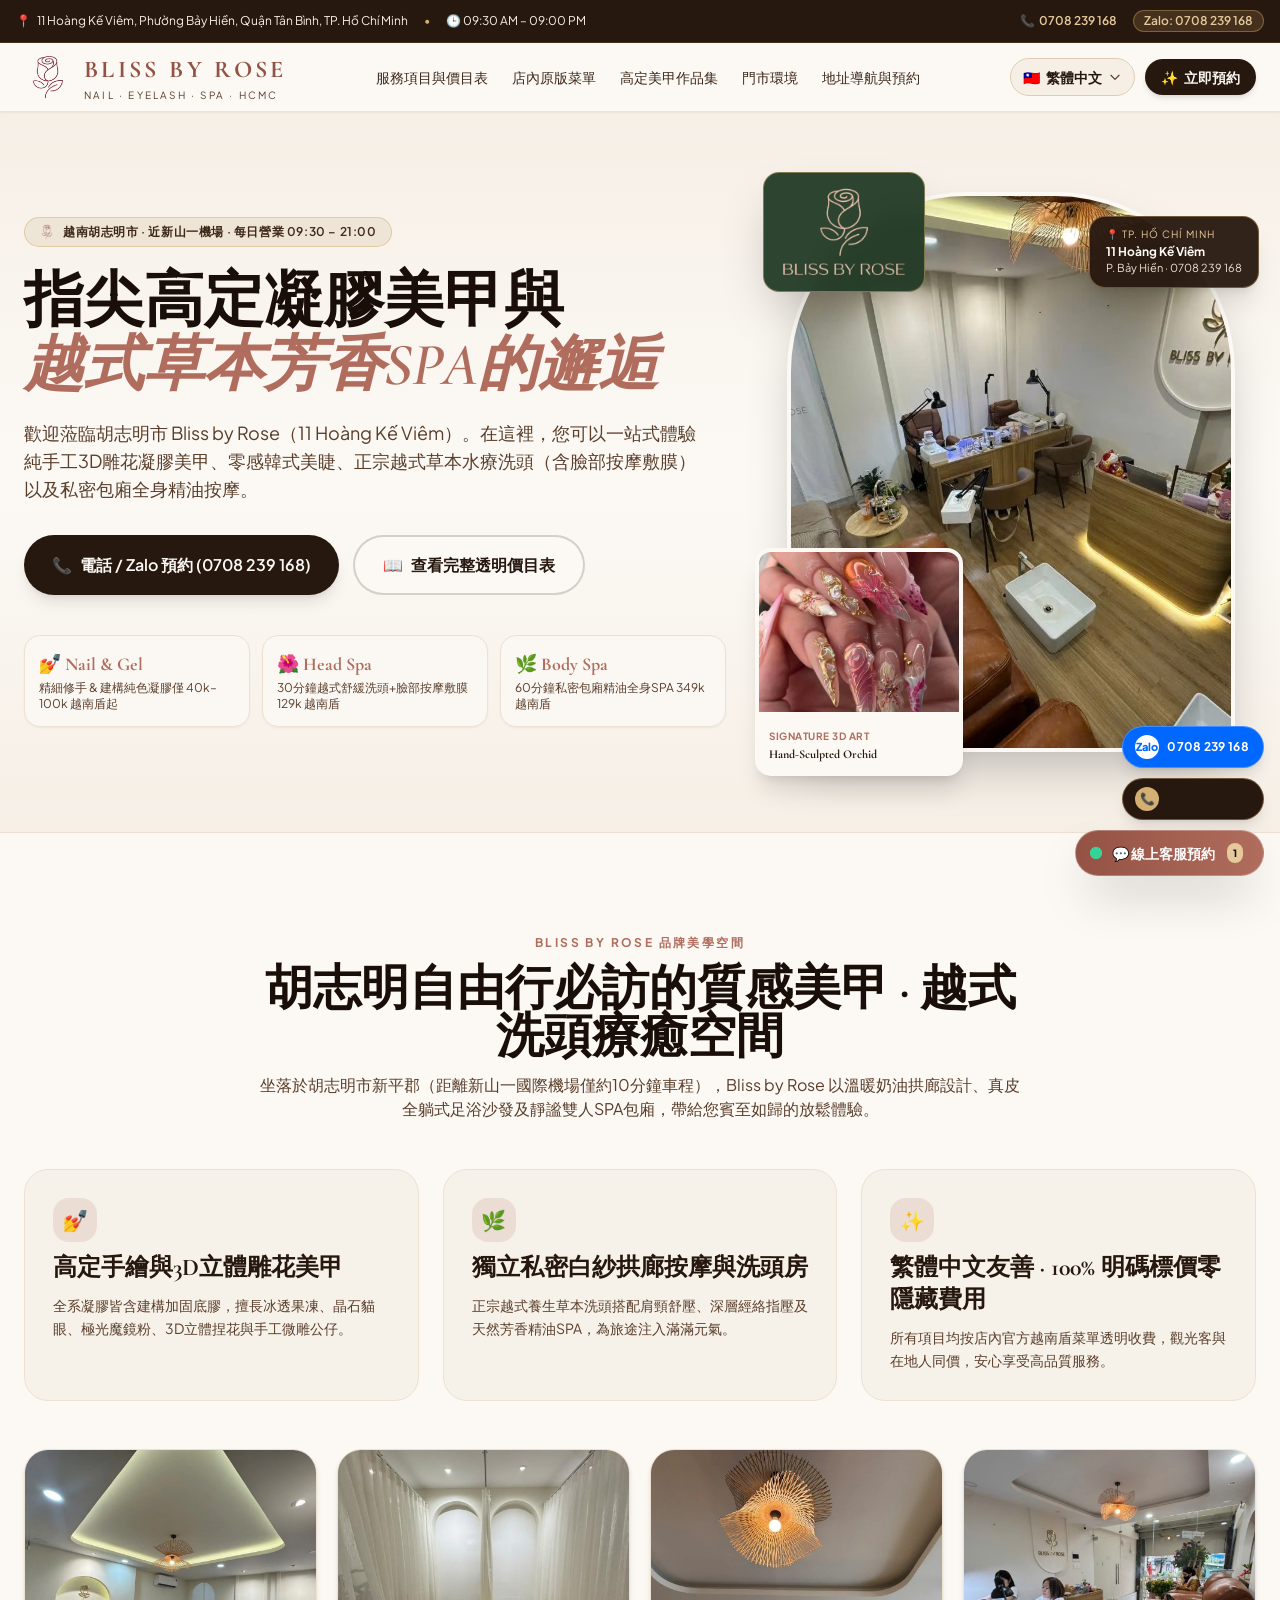
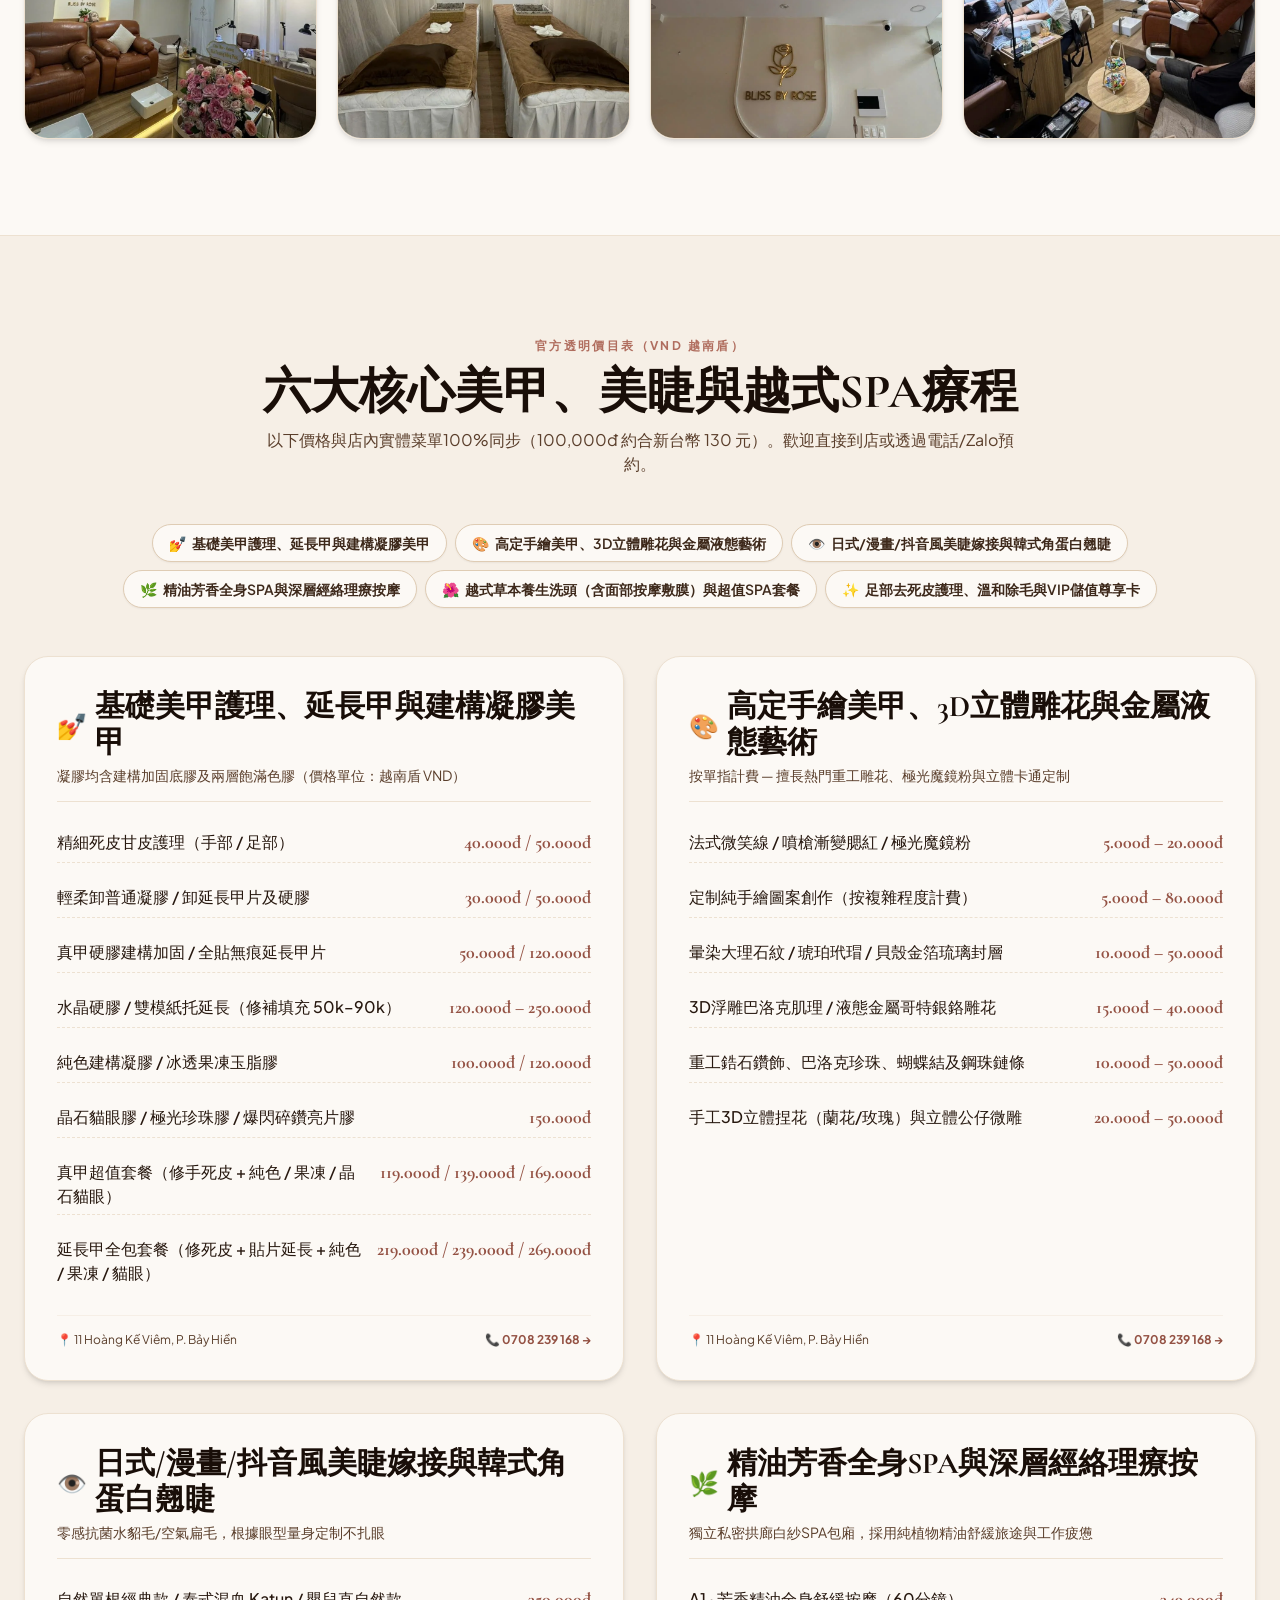
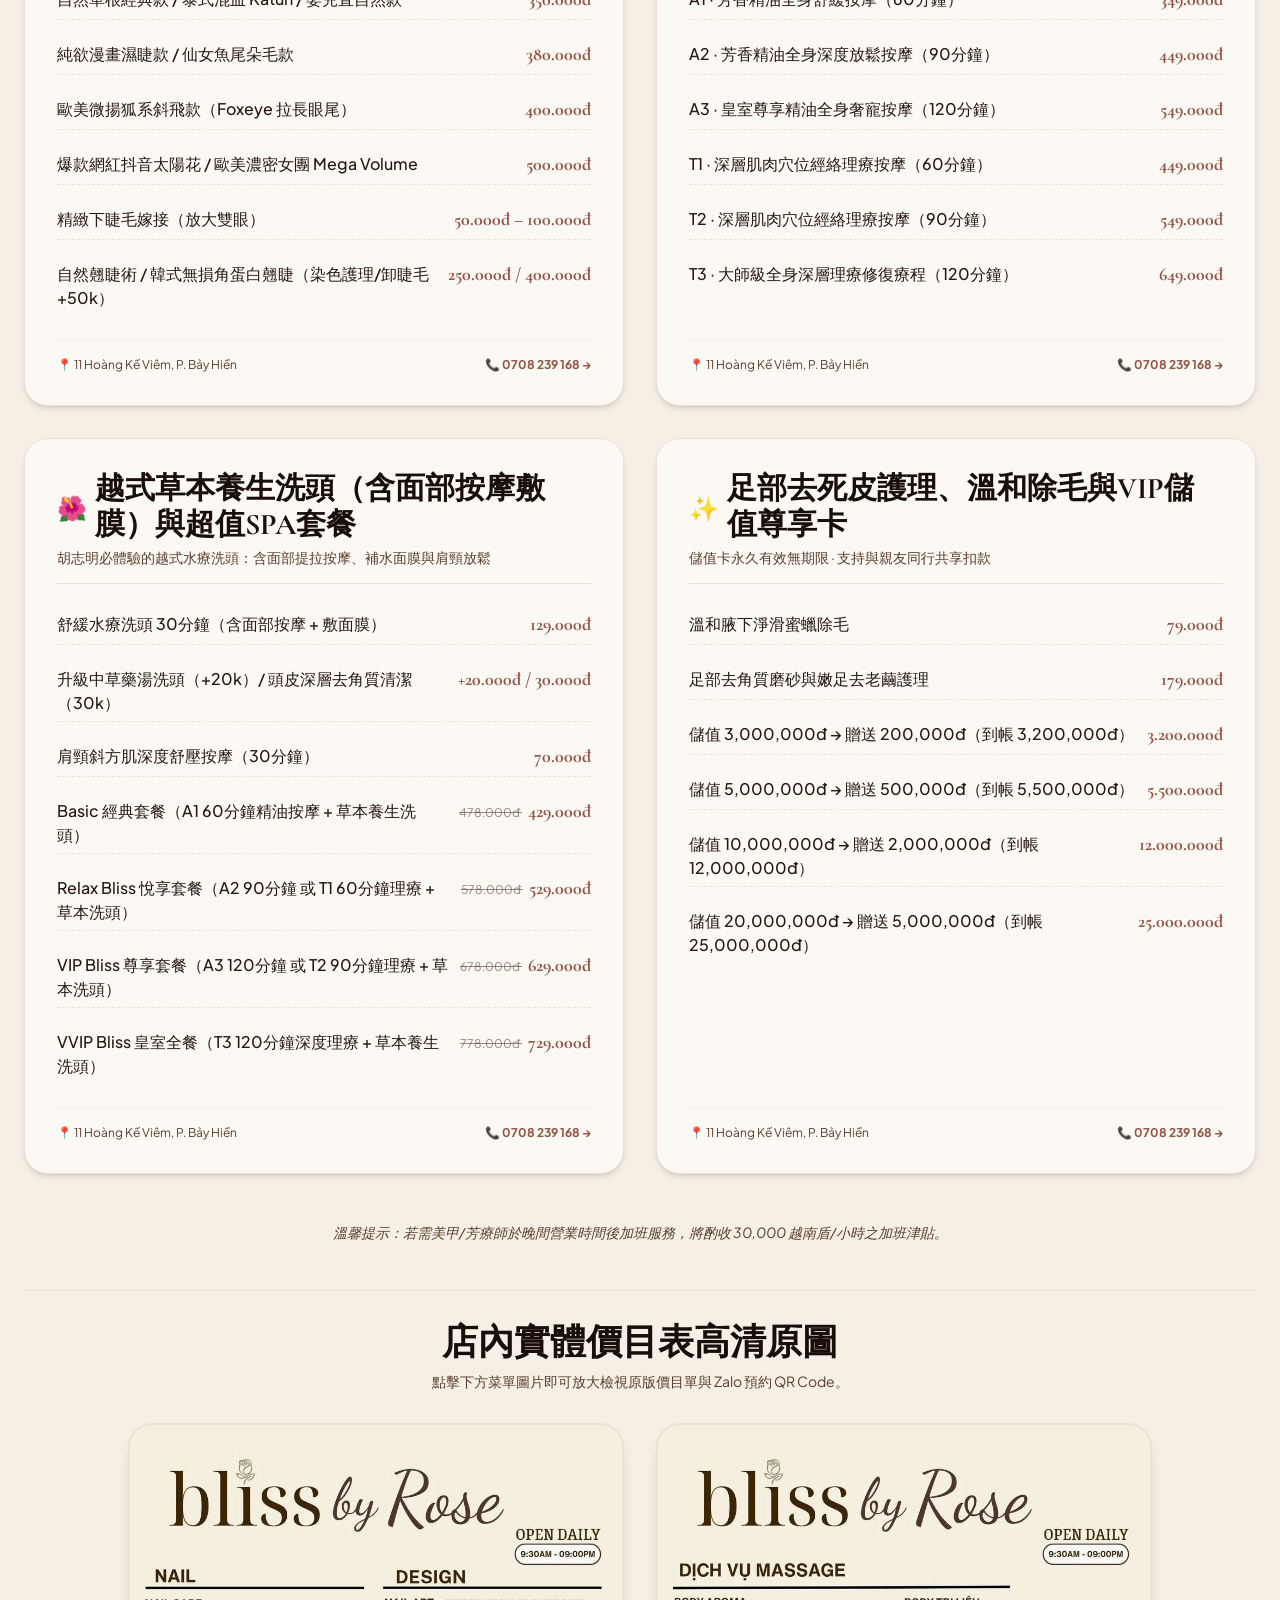
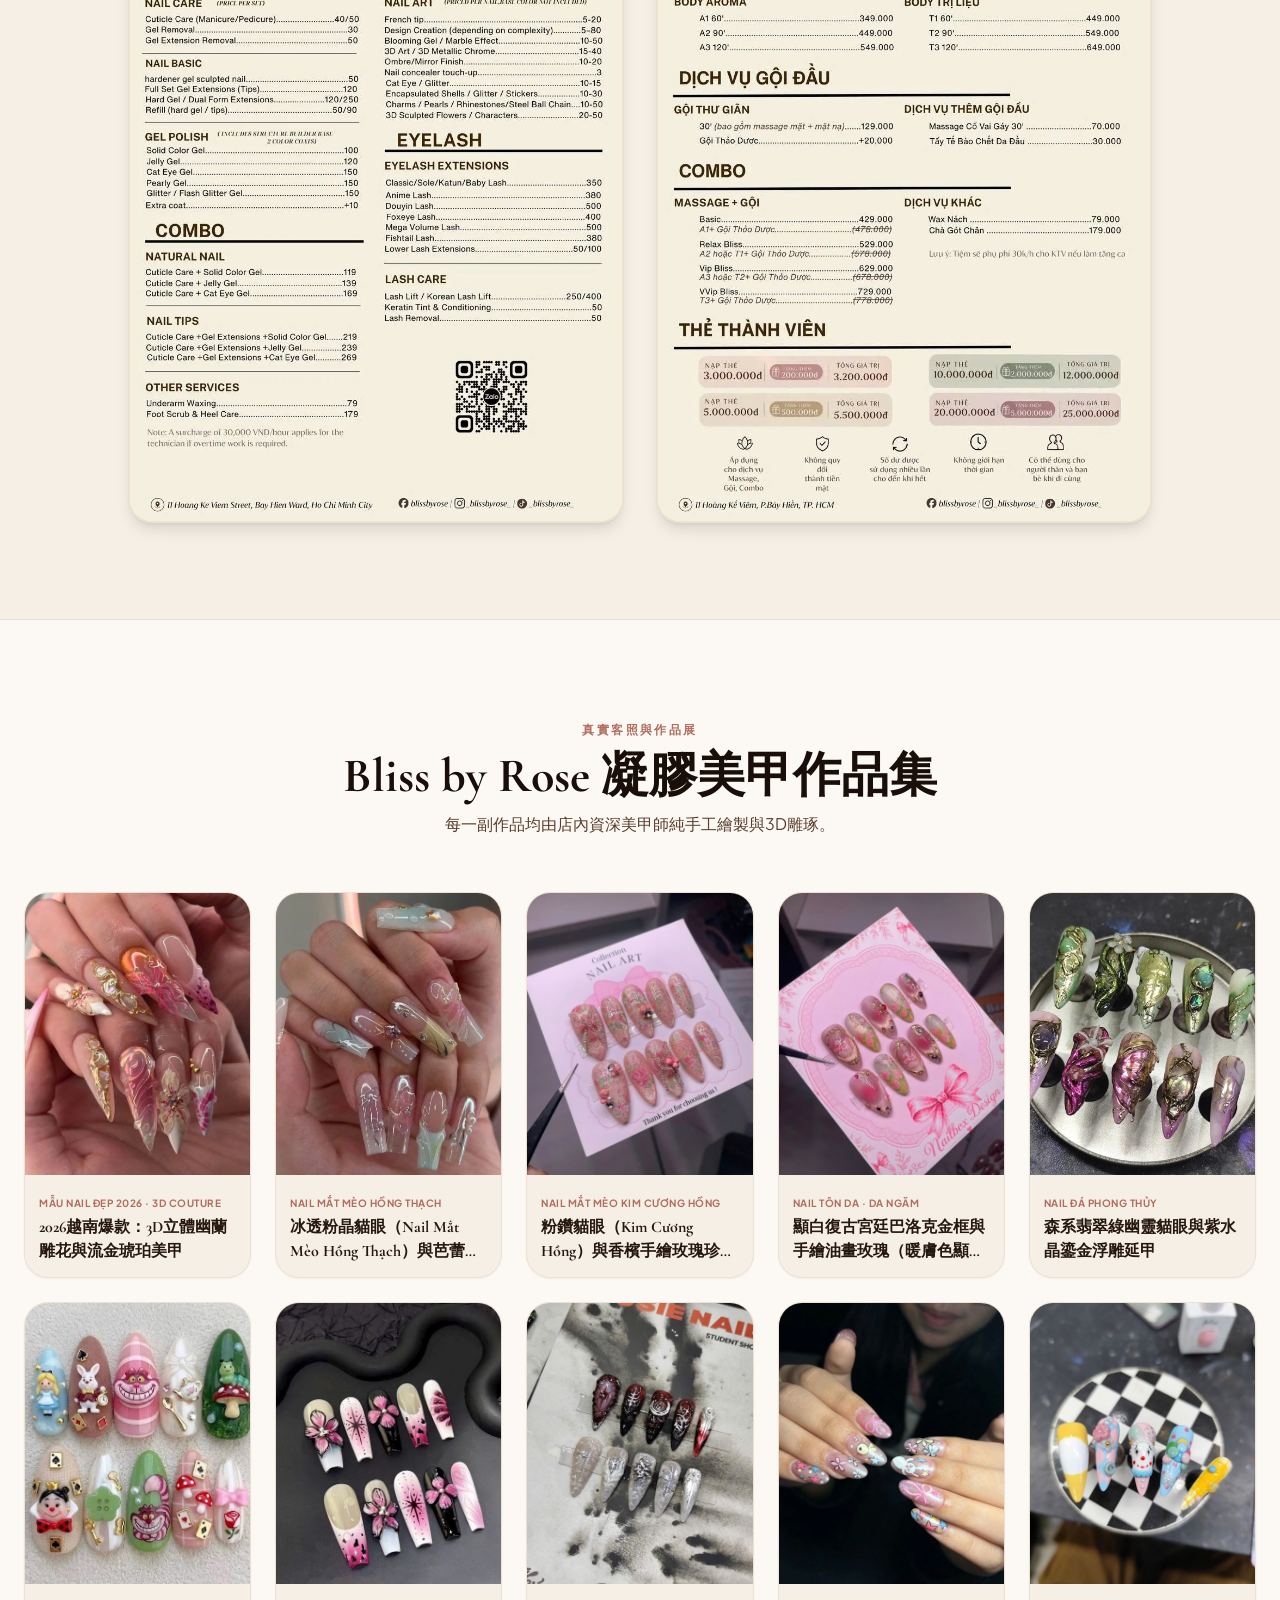
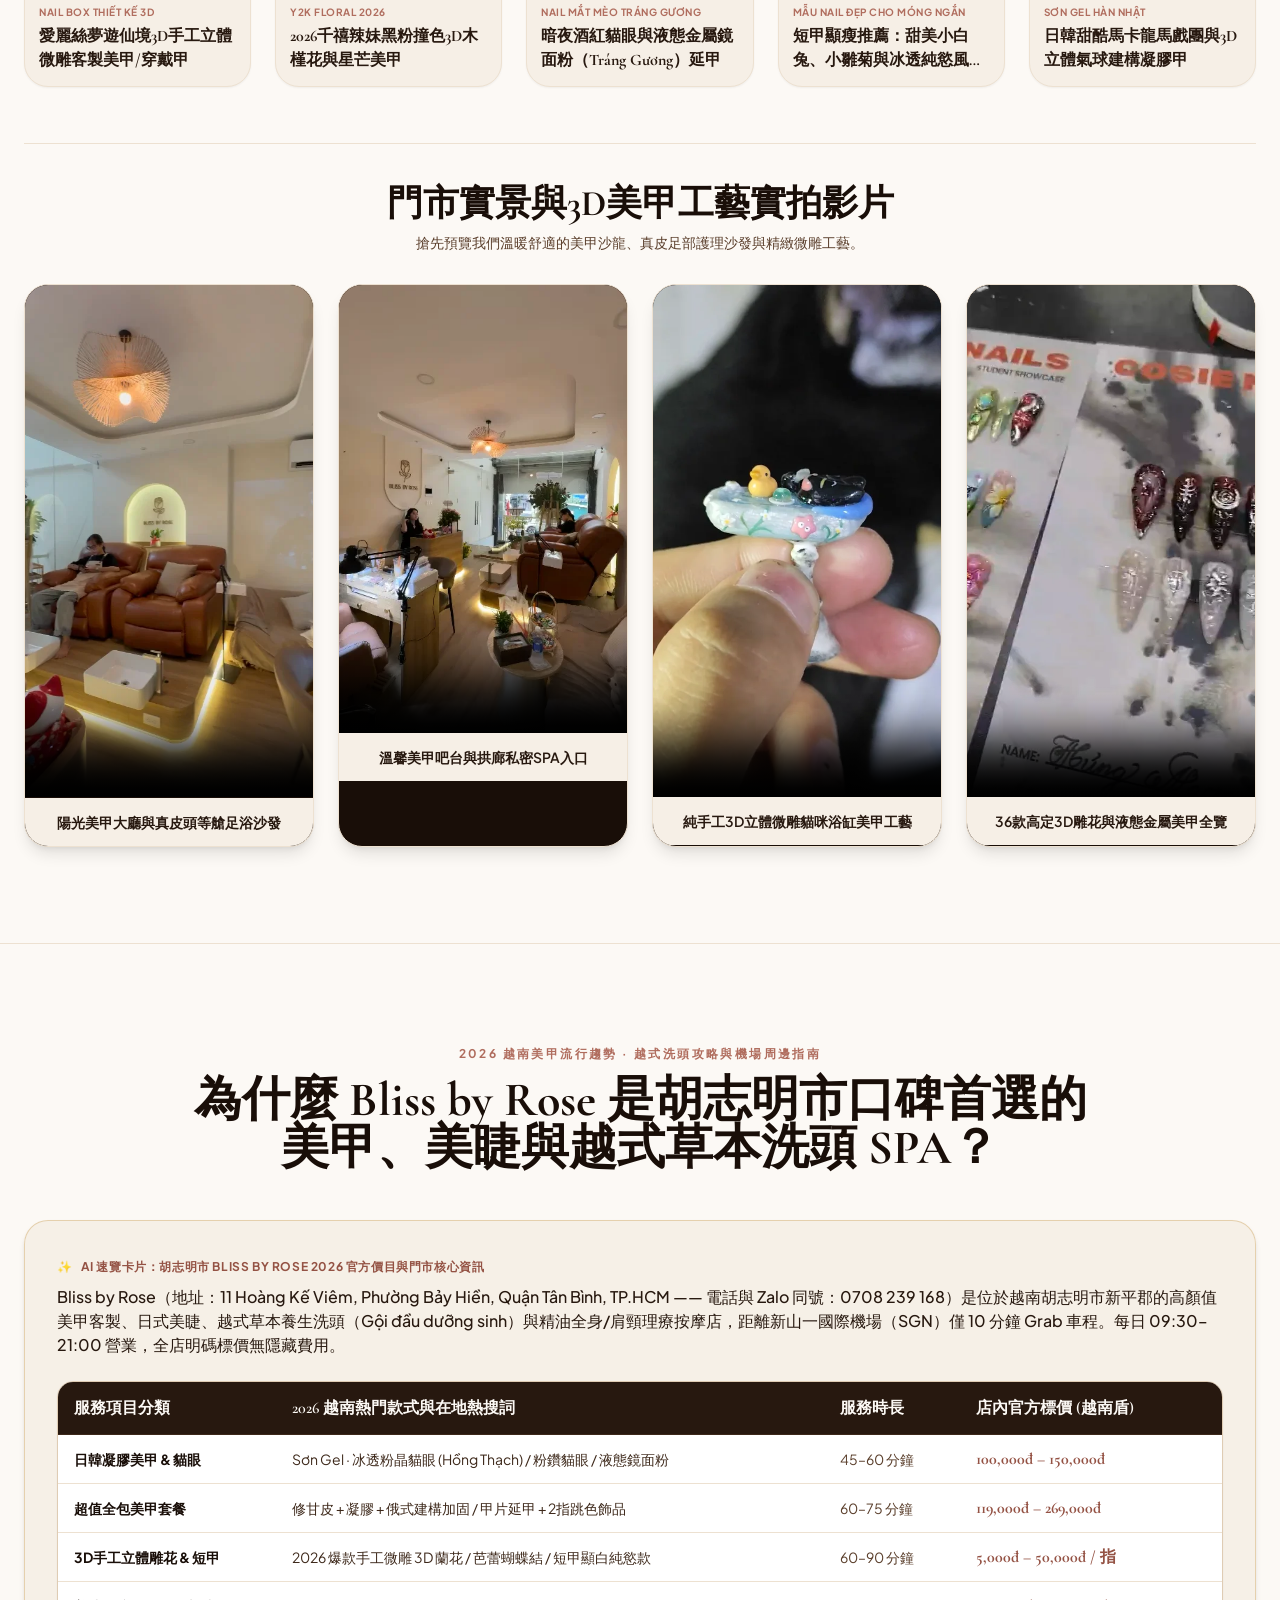
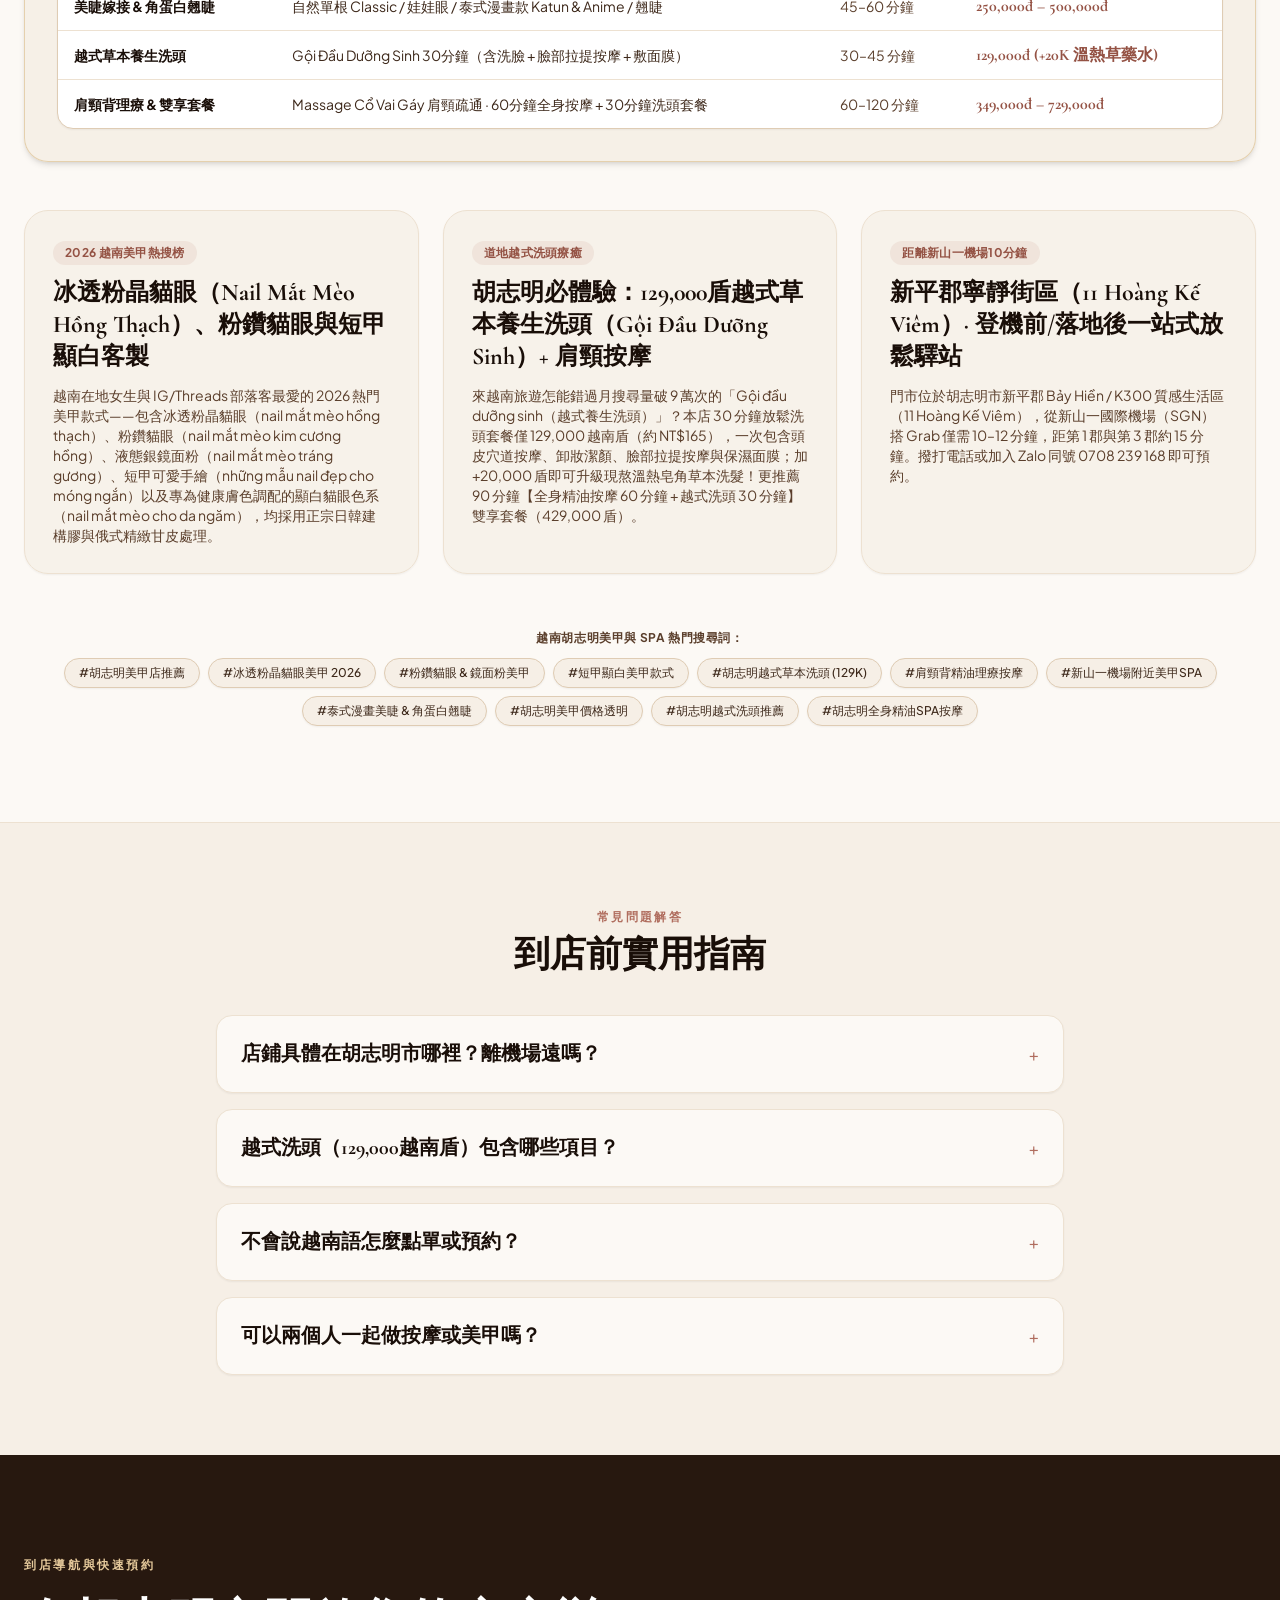
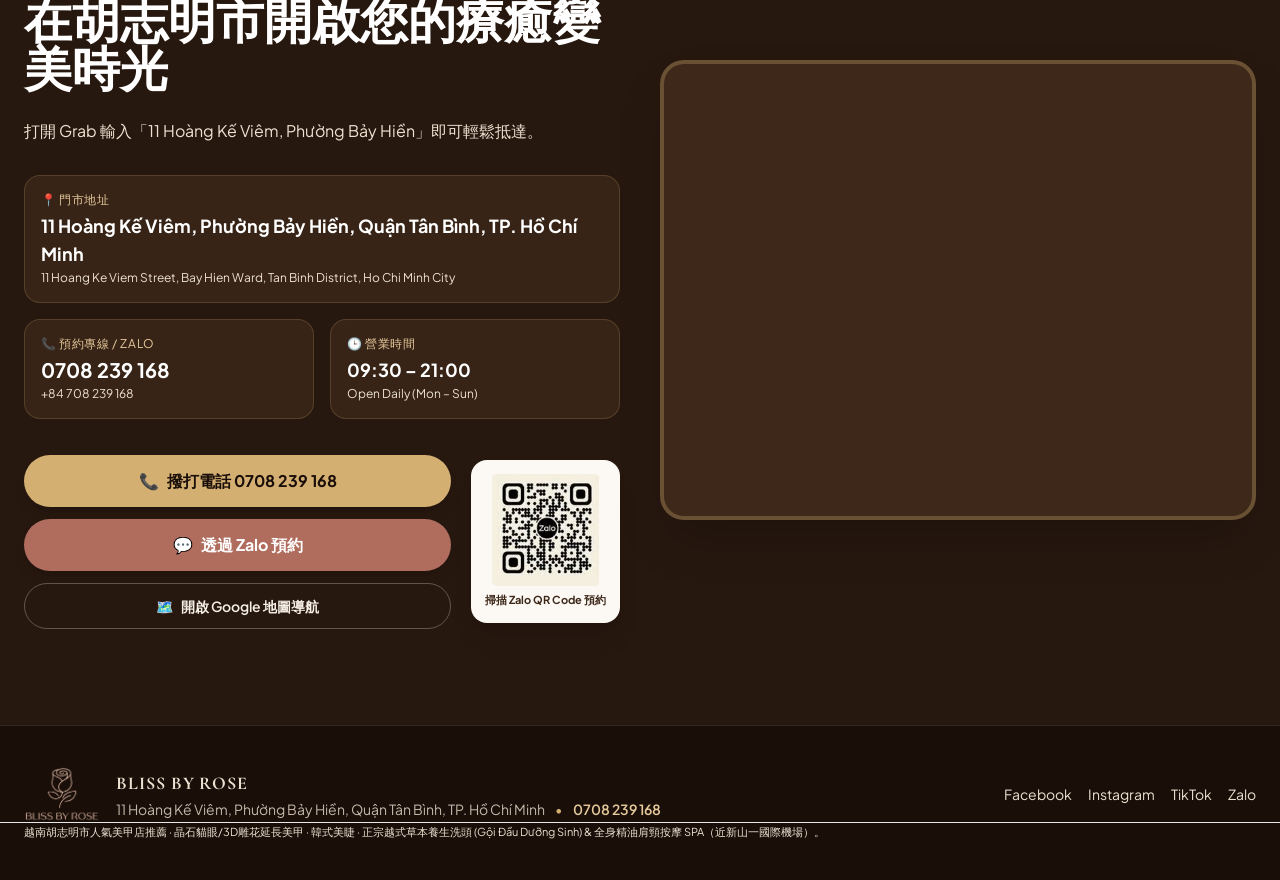
<file: zh-tw/index.html>
<!DOCTYPE html><html lang="zh-Hant" class="scroll-smooth"> <head><meta charset="UTF-8"><meta name="viewport" content="width=device-width, initial-scale=1.0"><title>Bliss by Rose — 越南胡志明市高定美甲、美睫、正宗越式草本洗頭與精油按摩SPA推薦（近新山一機場）</title><meta name="description" content="胡志明市人氣美甲與越式洗頭按摩SPA名店 Bliss by Rose（地址：11 Hoàng Kế Viêm, 新平郡，距新山一機場10分鐘）。提供3D立體雕花凝膠美甲、韓式美睫、129k正宗越式草本養生洗頭（含洗臉敷面膜）與私密全身精油肩頸按摩。全店明碼標價，預約電話/Zalo：0708 239 168。"><meta name="keywords" content="胡志明美甲店推薦, 越南胡志明美甲價格, 胡志明越式洗頭推薦, 新山一機場附近美甲按摩, 胡志明SPA按摩推薦, 胡志明貓眼美甲, 胡志明美睫嫁接, 胡志明肩頸按摩, tiệm nail gần đây, mẫu nail mắt mèo đẹp 2026, gội đầu dưỡng sinh tân bình, bliss by rose 11 hoàng kế viêm"><meta name="robots" content="index, follow, max-image-preview:large, max-snippet:-1, max-video-preview:-1"><!-- Local GEO Meta Tags for Ho Chi Minh City / Tan Binh District --><meta name="geo.region" content="VN-SG"><meta name="geo.placename" content="11 Hoàng Kế Viêm, Phường Bảy Hiền, Quận Tân Bình, TP. Hồ Chí Minh"><meta name="geo.position" content="10.7977407;106.6500737"><meta name="ICBM" content="10.7977407, 106.6500737"><!-- AI / LLM Knowledge Base Discovery (GEO / AIO) --><link rel="alternate" type="text/plain" href="/llms.txt" title="Bliss by Rose AI Summary (llms.txt)"><link rel="alternate" type="text/plain" href="/llms-full.txt" title="Bliss by Rose Full AI Knowledge Base (llms-full.txt)"><link rel="canonical" href="https://blissbyrose.com/zh-tw/"><link rel="icon" type="image/png" href="/favicon.png"><link rel="apple-touch-icon" href="/favicon.png"><!-- Hreflang SEO tags for all 8 languages + x-default --><link rel="alternate" hreflang="x-default" href="https://blissbyrose.com/"><link rel="alternate" hreflang="en" href="https://blissbyrose.com/en/"><link rel="alternate" hreflang="vi-VN" href="https://blissbyrose.com/vi/"><link rel="alternate" hreflang="fr-FR" href="https://blissbyrose.com/fr/"><link rel="alternate" hreflang="zh-Hans" href="https://blissbyrose.com/zh-cn/"><link rel="alternate" hreflang="zh-Hant" href="https://blissbyrose.com/zh-tw/"><link rel="alternate" hreflang="ja-JP" href="https://blissbyrose.com/ja/"><link rel="alternate" hreflang="ko-KR" href="https://blissbyrose.com/ko/"><link rel="alternate" hreflang="ru-RU" href="https://blissbyrose.com/ru/"><!-- Open Graph / Social --><meta property="og:type" content="website"><meta property="og:site_name" content="Bliss by Rose — Nail · Eyelash · Head Spa · Massage HCMC"><meta property="og:title" content="Bliss by Rose — 越南胡志明市高定美甲、美睫、正宗越式草本洗頭與精油按摩SPA推薦（近新山一機場）"><meta property="og:description" content="胡志明市人氣美甲與越式洗頭按摩SPA名店 Bliss by Rose（地址：11 Hoàng Kế Viêm, 新平郡，距新山一機場10分鐘）。提供3D立體雕花凝膠美甲、韓式美睫、129k正宗越式草本養生洗頭（含洗臉敷面膜）與私密全身精油肩頸按摩。全店明碼標價，預約電話/Zalo：0708 239 168。"><meta property="og:url" content="https://blissbyrose.com/zh-tw/"><meta property="og:image" content="https://blissbyrose.com/images/salon-hero-lounge.webp"><meta name="twitter:card" content="summary_large_image"><meta name="theme-color" content="#F6EFE6"><!-- Google Fonts: Cormorant Garamond + Plus Jakarta Sans + Be Vietnam Pro --><link rel="preconnect" href="https://fonts.googleapis.com"><link rel="preconnect" href="https://fonts.gstatic.com" crossorigin><link href="https://fonts.googleapis.com/css2?family=Be+Vietnam+Pro:wght@400;500;600;700&family=Cormorant+Garamond:ital,wght@0,500;0,600;0,700;1,600&family=Great+Vibes&family=Plus+Jakarta+Sans:wght@400;500;600;700&display=swap" rel="stylesheet"><script type="application/ld+json">[{"@context":"https://schema.org","@type":["NailSalon","DaySpa","HealthAndBeautyBusiness"],"@id":"https://blissbyrose.com/#salon","name":"Bliss by Rose","alternateName":["Bliss by Rose Nail Eyelash Spa","Tiệm Nail Gội Đầu Dưỡng Sinh Bliss by Rose Tân Bình","Tiệm Nail Đẹp Tân Bình Bliss by Rose","Spa Massage Trị Liệu Cổ Vai Gáy & Gội Đầu Thảo Dược Bliss by Rose","Bliss by Rose Ho Chi Minh City"],"description":"Bliss by Rose（地址：11 Hoàng Kế Viêm, Phường Bảy Hiền, Quận Tân Bình, TP.HCM —— 電話與 Zalo 同號：0708 239 168）是位於越南胡志明市新平郡的高顏值美甲客製、日式美睫、越式草本養生洗頭（Gội đầu dưỡng sinh）與精油全身/肩頸理療按摩店，距離新山一國際機場（SGN）僅 10 分鐘 Grab 車程。每日 09:30–21:00 營業，全店明碼標價無隱藏費用。","url":"https://blissbyrose.com/zh-tw/","logo":"https://blissbyrose.com/images/logo-gold-transparent.png","image":["https://blissbyrose.com/images/logo-gold-transparent.png","https://blissbyrose.com/images/salon-hero-lounge.webp","https://blissbyrose.com/images/salon-massage-suite.webp","https://blissbyrose.com/images/nail-3d-orchid-gold.webp"],"telephone":"+84 708 239 168","priceRange":"40,000 VND - 729,000 VND","currenciesAccepted":"VND, USD","paymentAccepted":"Cash, Bank Transfer, VietQR, ZaloPay, MoMo, Credit Card","knowsLanguage":["vi","en","fr","ru","zh-CN","zh-TW","ja","ko"],"address":{"@type":"PostalAddress","streetAddress":"11 Hoàng Kế Viêm, Phường Bảy Hiền","addressLocality":"Quận Tân Bình","addressRegion":"TP. Hồ Chí Minh","postalCode":"700000","addressCountry":"VN"},"geo":{"@type":"GeoCoordinates","latitude":10.7977407,"longitude":106.6500737},"hasMap":"https://maps.google.com/?cid=12816747167592102415","areaServed":[{"@type":"Place","name":"Phường Bảy Hiền, Quận Tân Bình, TP. Hồ Chí Minh"},{"@type":"Place","name":"Khu K300 Cộng Hòa, Hoàng Hoa Thám, Nguyễn Trọng Tuyển, Bàu Cát, Quận Tân Bình"},{"@type":"Place","name":"Sân bay Quốc tế Tân Sơn Nhất (Tan Son Nhat International Airport SGN)"},{"@type":"AdministrativeArea","name":"Quận Tân Bình, Quận Phú Nhuận, Quận Tân Phú, Quận 3, Quận 1, Quận 10, TP.HCM"},{"@type":"City","name":"Ho Chi Minh City (Sài Gòn)"}],"hasOfferCatalog":{"@type":"OfferCatalog","name":"Bliss by Rose 2026 Nail, Eyelash, Head Spa & Massage Menu","itemListElement":[{"@type":"OfferCatalog","name":"基礎美甲護理、延長甲與建構凝膠美甲","itemListElement":[{"@type":"Offer","itemOffered":{"@type":"Service","name":"精細死皮甘皮護理（手部 / 足部）"},"priceSpecification":{"@type":"PriceSpecification","price":"40000","minPrice":"40000","maxPrice":"50000","priceCurrency":"VND"}},{"@type":"Offer","itemOffered":{"@type":"Service","name":"輕柔卸普通凝膠 / 卸延長甲片及硬膠"},"priceSpecification":{"@type":"PriceSpecification","price":"30000","minPrice":"30000","maxPrice":"50000","priceCurrency":"VND"}},{"@type":"Offer","itemOffered":{"@type":"Service","name":"真甲硬膠建構加固 / 全貼無痕延長甲片"},"priceSpecification":{"@type":"PriceSpecification","price":"50000","minPrice":"50000","maxPrice":"120000","priceCurrency":"VND"}},{"@type":"Offer","itemOffered":{"@type":"Service","name":"水晶硬膠 / 雙模紙托延長（修補填充 50k–90k）"},"priceSpecification":{"@type":"PriceSpecification","price":"120000","minPrice":"120000","maxPrice":"250000","priceCurrency":"VND"}},{"@type":"Offer","itemOffered":{"@type":"Service","name":"純色建構凝膠 / 冰透果凍玉脂膠"},"priceSpecification":{"@type":"PriceSpecification","price":"100000","minPrice":"100000","maxPrice":"120000","priceCurrency":"VND"}}]},{"@type":"OfferCatalog","name":"高定手繪美甲、3D立體雕花與金屬液態藝術","itemListElement":[{"@type":"Offer","itemOffered":{"@type":"Service","name":"法式微笑線 / 噴槍漸變腮紅 / 極光魔鏡粉"},"priceSpecification":{"@type":"PriceSpecification","price":"5000","minPrice":"5000","maxPrice":"20000","priceCurrency":"VND"}},{"@type":"Offer","itemOffered":{"@type":"Service","name":"定制純手繪圖案創作（按複雜程度計費）"},"priceSpecification":{"@type":"PriceSpecification","price":"5000","minPrice":"5000","maxPrice":"80000","priceCurrency":"VND"}},{"@type":"Offer","itemOffered":{"@type":"Service","name":"暈染大理石紋 / 琥珀玳瑁 / 貝殼金箔琉璃封層"},"priceSpecification":{"@type":"PriceSpecification","price":"10000","minPrice":"10000","maxPrice":"50000","priceCurrency":"VND"}},{"@type":"Offer","itemOffered":{"@type":"Service","name":"3D浮雕巴洛克肌理 / 液態金屬哥特銀鉻雕花"},"priceSpecification":{"@type":"PriceSpecification","price":"15000","minPrice":"15000","maxPrice":"40000","priceCurrency":"VND"}},{"@type":"Offer","itemOffered":{"@type":"Service","name":"重工鋯石鑽飾、巴洛克珍珠、蝴蝶結及鋼珠鏈條"},"priceSpecification":{"@type":"PriceSpecification","price":"10000","minPrice":"10000","maxPrice":"50000","priceCurrency":"VND"}}]},{"@type":"OfferCatalog","name":"日式/漫畫/抖音風美睫嫁接與韓式角蛋白翹睫","itemListElement":[{"@type":"Offer","itemOffered":{"@type":"Service","name":"自然單根經典款 / 泰式混血 Katun / 嬰兒直自然款"},"priceSpecification":{"@type":"PriceSpecification","price":"350000","priceCurrency":"VND"}},{"@type":"Offer","itemOffered":{"@type":"Service","name":"純欲漫畫濕睫款 / 仙女魚尾朵毛款"},"priceSpecification":{"@type":"PriceSpecification","price":"380000","priceCurrency":"VND"}},{"@type":"Offer","itemOffered":{"@type":"Service","name":"歐美微揚狐系斜飛款（Foxeye 拉長眼尾）"},"priceSpecification":{"@type":"PriceSpecification","price":"400000","priceCurrency":"VND"}},{"@type":"Offer","itemOffered":{"@type":"Service","name":"爆款網紅抖音太陽花 / 歐美濃密女團 Mega Volume"},"priceSpecification":{"@type":"PriceSpecification","price":"500000","priceCurrency":"VND"}},{"@type":"Offer","itemOffered":{"@type":"Service","name":"精緻下睫毛嫁接（放大雙眼）"},"priceSpecification":{"@type":"PriceSpecification","price":"50000","minPrice":"50000","maxPrice":"100000","priceCurrency":"VND"}}]},{"@type":"OfferCatalog","name":"精油芳香全身SPA與深層經絡理療按摩","itemListElement":[{"@type":"Offer","itemOffered":{"@type":"Service","name":"A1 · 芳香精油全身舒緩按摩（60分鐘）"},"priceSpecification":{"@type":"PriceSpecification","price":"349000","priceCurrency":"VND"}},{"@type":"Offer","itemOffered":{"@type":"Service","name":"A2 · 芳香精油全身深度放鬆按摩（90分鐘）"},"priceSpecification":{"@type":"PriceSpecification","price":"449000","priceCurrency":"VND"}},{"@type":"Offer","itemOffered":{"@type":"Service","name":"A3 · 皇室尊享精油全身奢寵按摩（120分鐘）"},"priceSpecification":{"@type":"PriceSpecification","price":"549000","priceCurrency":"VND"}},{"@type":"Offer","itemOffered":{"@type":"Service","name":"T1 · 深層肌肉穴位經絡理療按摩（60分鐘）"},"priceSpecification":{"@type":"PriceSpecification","price":"449000","priceCurrency":"VND"}},{"@type":"Offer","itemOffered":{"@type":"Service","name":"T2 · 深層肌肉穴位經絡理療按摩（90分鐘）"},"priceSpecification":{"@type":"PriceSpecification","price":"549000","priceCurrency":"VND"}}]},{"@type":"OfferCatalog","name":"越式草本養生洗頭（含面部按摩敷膜）與超值SPA套餐","itemListElement":[{"@type":"Offer","itemOffered":{"@type":"Service","name":"舒緩水療洗頭 30分鐘（含面部按摩 + 敷面膜）"},"priceSpecification":{"@type":"PriceSpecification","price":"129000","priceCurrency":"VND"}},{"@type":"Offer","itemOffered":{"@type":"Service","name":"升級中草藥湯洗頭（+20k）/ 頭皮深層去角質清潔（30k）"},"priceSpecification":{"@type":"PriceSpecification","price":"20000","minPrice":"20000","maxPrice":"30000","priceCurrency":"VND"}},{"@type":"Offer","itemOffered":{"@type":"Service","name":"肩頸斜方肌深度舒壓按摩（30分鐘）"},"priceSpecification":{"@type":"PriceSpecification","price":"70000","priceCurrency":"VND"}},{"@type":"Offer","itemOffered":{"@type":"Service","name":"Basic 經典套餐（A1 60分鐘精油按摩 + 草本養生洗頭）"},"priceSpecification":{"@type":"PriceSpecification","price":"429000","priceCurrency":"VND"}},{"@type":"Offer","itemOffered":{"@type":"Service","name":"Relax Bliss 悅享套餐（A2 90分鐘 或 T1 60分鐘理療 + 草本洗頭）"},"priceSpecification":{"@type":"PriceSpecification","price":"529000","priceCurrency":"VND"}}]},{"@type":"OfferCatalog","name":"足部去死皮護理、溫和除毛與VIP儲值尊享卡","itemListElement":[{"@type":"Offer","itemOffered":{"@type":"Service","name":"溫和腋下淨滑蜜蠟除毛"},"priceSpecification":{"@type":"PriceSpecification","price":"79000","priceCurrency":"VND"}},{"@type":"Offer","itemOffered":{"@type":"Service","name":"足部去角質磨砂與嫩足去老繭護理"},"priceSpecification":{"@type":"PriceSpecification","price":"179000","priceCurrency":"VND"}},{"@type":"Offer","itemOffered":{"@type":"Service","name":"儲值 3,000,000đ → 贈送 200,000đ（到帳 3,200,000đ）"},"priceSpecification":{"@type":"PriceSpecification","price":"3200000","priceCurrency":"VND"}},{"@type":"Offer","itemOffered":{"@type":"Service","name":"儲值 5,000,000đ → 贈送 500,000đ（到帳 5,500,000đ）"},"priceSpecification":{"@type":"PriceSpecification","price":"5500000","priceCurrency":"VND"}},{"@type":"Offer","itemOffered":{"@type":"Service","name":"儲值 10,000,000đ → 贈送 2,000,000đ（到帳 12,000,000đ）"},"priceSpecification":{"@type":"PriceSpecification","price":"12000000","priceCurrency":"VND"}}]}]},"openingHoursSpecification":[{"@type":"OpeningHoursSpecification","dayOfWeek":["Monday","Tuesday","Wednesday","Thursday","Friday","Saturday","Sunday"],"opens":"09:30","closes":"21:00"}],"sameAs":["https://maps.google.com/?cid=12816747167592102415","https://www.facebook.com/blissbyrose","https://www.instagram.com/_blissbyrose_","https://www.tiktok.com/@_blissbyrose_","https://zalo.me/0708239168"]},{"@context":"https://schema.org","@type":"FAQPage","mainEntity":[{"@type":"Question","name":"店鋪具體在胡志明市哪裡？離機場遠嗎？","acceptedAnswer":{"@type":"Answer","text":"我們的地址是：11 Hoàng Kế Viêm, Phường Bảy Hiền, Quận Tân Bình, TP.HCM。距離胡志明新山一國際機場（SGN）搭乘 Grab 僅需 10–12 分鐘，非常適合剛下飛機或搭機返台前過來享受越式洗頭、按摩與美甲！"}},{"@type":"Question","name":"越式洗頭（129,000越南盾）包含哪些項目？","acceptedAnswer":{"@type":"Answer","text":"30分鐘越式舒緩洗頭（129,000đ，約合台幣165元）已包含：深層洗髮、頭部穴位舒壓、臉部拉提按摩以及保濕面膜護理。也可加價 +20,000đ 升級溫熱草本湯洗頭，或選擇「60分鐘精油全身按摩+草本洗頭」超值套餐（僅 429,000đ）。"}},{"@type":"Question","name":"不會說越南語怎麼點單或預約？","acceptedAnswer":{"@type":"Answer","text":"完全不用擔心！本網站已提供完整繁體中文對照，到店後可直接出示手機畫面給店員看，或透過電話 0708 239 168 / Zalo 聯繫我們。"}},{"@type":"Question","name":"可以兩個人一起做按摩或美甲嗎？","acceptedAnswer":{"@type":"Answer","text":"可以的！店內設有雙人私密窗簾SPA包廂、並排真皮美足沙發及多席位美甲吧台，非常適合情侶、閨蜜或家人同行。"}}]},{"@context":"https://schema.org","@type":"BreadcrumbList","itemListElement":[{"@type":"ListItem","position":1,"name":"Bliss by Rose HCMC","item":"https://blissbyrose.com/"},{"@type":"ListItem","position":2,"name":"繁體中文","item":"https://blissbyrose.com/zh-tw/"}]}]</script><link rel="stylesheet" href="/_astro/SalonPage.D-Pp4vTo.css"></head> <body class="bg-ivory-50 text-espresso-900 font-sans antialiased selection:bg-champagne-300 selection:text-espresso-950 pb-20 md:pb-0"> <!-- Top Info Bar --> <div class="bg-espresso-900 text-ivory-100 text-xs py-2.5 px-4 border-b border-champagne-500/20"> <div class="max-w-7xl mx-auto flex flex-wrap items-center justify-between gap-2"> <div class="flex flex-wrap items-center gap-x-4 gap-y-1"> <a href="https://maps.google.com/?cid=12816747167592102415" target="_blank" rel="noopener" class="hover:text-champagne-300 transition flex items-center gap-1.5"> <span>📍</span> <span>11 Hoàng Kế Viêm, Phường Bảy Hiền, Quận Tân Bình, TP. Hồ Chí Minh</span> </a> <span class="hidden sm:inline text-champagne-400">•</span> <span class="hidden sm:inline">🕒 09:30 AM – 09:00 PM</span> </div> <div class="flex items-center gap-4 ml-auto"> <a href="tel:+84708239168" class="font-semibold text-champagne-300 hover:text-white transition flex items-center gap-1"> <span>📞</span> <span>0708 239 168</span> </a> <a href="https://zalo.me/0708239168" target="_blank" rel="noopener" class="px-2.5 py-0.5 rounded-full bg-champagne-500/20 border border-champagne-400/40 text-champagne-300 hover:bg-champagne-500 hover:text-espresso-950 font-semibold transition">
Zalo: 0708 239 168 </a> </div> </div> </div> <!-- Sticky Navigation Header --> <header class="sticky top-0 z-40 bg-ivory-50/95 backdrop-blur-md border-b border-ivory-200 shadow-sm"> <div class="max-w-7xl mx-auto px-4 sm:px-6 py-2.5 flex items-center justify-between gap-3"> <!-- Official Transparent Brand Logo --> <a href="/zh-tw/" class="flex items-center gap-3 group shrink-0"> <img src="/images/logo-rose-icon-rosewood.webp" alt="Bliss by Rose Official Emblem" width="48" height="48" class="w-11 h-11 sm:w-12 sm:h-12 object-contain group-hover:scale-105 transition duration-300"> <div class="leading-none"> <span class="font-serif text-xl sm:text-2xl font-bold tracking-[0.14em] uppercase text-rosewood-600 block">
BLISS BY ROSE
</span> <span class="block text-[10px] uppercase tracking-[0.22em] text-espresso-700 mt-1">
Nail · Eyelash · Spa · HCMC
</span> </div> </a> <!-- Desktop Nav Links --> <nav class="hidden lg:flex items-center gap-6 text-sm font-medium text-espresso-800"> <a href="#services" class="hover:text-rosewood-500 transition">服務項目與價目表</a> <a href="#menu-cards" class="hover:text-rosewood-500 transition">店內原版菜單</a> <a href="#gallery" class="hover:text-rosewood-500 transition">高定美甲作品集</a> <a href="#space" class="hover:text-rosewood-500 transition">門市環境</a> <a href="#location" class="hover:text-rosewood-500 transition">地址導航與預約</a> </nav> <!-- Language Switcher + CTA --> <div class="flex items-center gap-2.5"> <div class="relative group"> <button type="button" aria-label="Select Language" class="inline-flex items-center gap-1.5 px-3 py-2 rounded-full bg-ivory-100 hover:bg-ivory-200 border border-ivory-300 text-xs sm:text-sm font-semibold text-espresso-900 transition"> <span>🇹🇼</span> <span>繁體中文</span> <svg class="w-3.5 h-3.5 text-espresso-700" fill="none" stroke="currentColor" viewBox="0 0 24 24"> <path stroke-linecap="round" stroke-linejoin="round" stroke-width="2" d="M19 9l-7 7-7-7"></path> </svg> </button> <div class="invisible opacity-0 group-hover:visible group-hover:opacity-100 focus-within:visible focus-within:opacity-100 transition-all duration-150 absolute right-0 mt-1.5 w-44 rounded-2xl bg-ivory-50 border border-ivory-200 shadow-xl py-1.5 z-50"> <a href="/en/" onclick="try{localStorage.setItem('bliss_lang','en')}catch(e){}" class="flex items-center justify-between px-3.5 py-2 text-xs sm:text-sm hover:bg-ivory-100 transition text-espresso-800"> <span class="flex items-center gap-2"> <span>🇬🇧</span> <span>English</span> </span>  </a><a href="/vi/" onclick="try{localStorage.setItem('bliss_lang','vi')}catch(e){}" class="flex items-center justify-between px-3.5 py-2 text-xs sm:text-sm hover:bg-ivory-100 transition text-espresso-800"> <span class="flex items-center gap-2"> <span>🇻🇳</span> <span>Tiếng Việt</span> </span>  </a><a href="/fr/" onclick="try{localStorage.setItem('bliss_lang','fr')}catch(e){}" class="flex items-center justify-between px-3.5 py-2 text-xs sm:text-sm hover:bg-ivory-100 transition text-espresso-800"> <span class="flex items-center gap-2"> <span>🇫🇷</span> <span>Français</span> </span>  </a><a href="/zh-cn/" onclick="try{localStorage.setItem('bliss_lang','zh-cn')}catch(e){}" class="flex items-center justify-between px-3.5 py-2 text-xs sm:text-sm hover:bg-ivory-100 transition text-espresso-800"> <span class="flex items-center gap-2"> <span>🇨🇳</span> <span>简体中文</span> </span>  </a><a href="/zh-tw/" onclick="try{localStorage.setItem('bliss_lang','zh-tw')}catch(e){}" class="flex items-center justify-between px-3.5 py-2 text-xs sm:text-sm hover:bg-ivory-100 transition font-bold text-rosewood-600 bg-ivory-100/70"> <span class="flex items-center gap-2"> <span>🇹🇼</span> <span>繁體中文</span> </span> <span class="text-champagne-600">✓</span> </a><a href="/ja/" onclick="try{localStorage.setItem('bliss_lang','ja')}catch(e){}" class="flex items-center justify-between px-3.5 py-2 text-xs sm:text-sm hover:bg-ivory-100 transition text-espresso-800"> <span class="flex items-center gap-2"> <span>🇯🇵</span> <span>日本語</span> </span>  </a><a href="/ko/" onclick="try{localStorage.setItem('bliss_lang','ko')}catch(e){}" class="flex items-center justify-between px-3.5 py-2 text-xs sm:text-sm hover:bg-ivory-100 transition text-espresso-800"> <span class="flex items-center gap-2"> <span>🇰🇷</span> <span>한국어</span> </span>  </a><a href="/ru/" onclick="try{localStorage.setItem('bliss_lang','ru')}catch(e){}" class="flex items-center justify-between px-3.5 py-2 text-xs sm:text-sm hover:bg-ivory-100 transition text-espresso-800"> <span class="flex items-center gap-2"> <span>🇷🇺</span> <span>Русский</span> </span>  </a> </div> </div> <a href="#location" class="hidden sm:inline-flex items-center gap-1.5 px-4 py-2 rounded-full bg-espresso-900 hover:bg-rosewood-600 text-ivory-50 text-xs sm:text-sm font-semibold shadow-md transition"> <span>✨</span> <span>立即預約</span> </a> </div> </div> <!-- Quick 7-Language Bar for Mobile --> <div class="flex lg:hidden items-center gap-1.5 overflow-x-auto px-4 py-1.5 bg-ivory-100/80 border-t border-ivory-200 text-xs no-scrollbar"> <a href="/en/" onclick="try{localStorage.setItem('bliss_lang','en')}catch(e){}" class="shrink-0 px-2.5 py-1 rounded-full border transition bg-ivory-50 text-espresso-800 border-ivory-300"> 🇬🇧 English </a><a href="/vi/" onclick="try{localStorage.setItem('bliss_lang','vi')}catch(e){}" class="shrink-0 px-2.5 py-1 rounded-full border transition bg-ivory-50 text-espresso-800 border-ivory-300"> 🇻🇳 Tiếng Việt </a><a href="/fr/" onclick="try{localStorage.setItem('bliss_lang','fr')}catch(e){}" class="shrink-0 px-2.5 py-1 rounded-full border transition bg-ivory-50 text-espresso-800 border-ivory-300"> 🇫🇷 Français </a><a href="/zh-cn/" onclick="try{localStorage.setItem('bliss_lang','zh-cn')}catch(e){}" class="shrink-0 px-2.5 py-1 rounded-full border transition bg-ivory-50 text-espresso-800 border-ivory-300"> 🇨🇳 简体中文 </a><a href="/zh-tw/" onclick="try{localStorage.setItem('bliss_lang','zh-tw')}catch(e){}" class="shrink-0 px-2.5 py-1 rounded-full border transition bg-espresso-900 text-ivory-50 border-espresso-900 font-semibold"> 🇹🇼 繁體中文 </a><a href="/ja/" onclick="try{localStorage.setItem('bliss_lang','ja')}catch(e){}" class="shrink-0 px-2.5 py-1 rounded-full border transition bg-ivory-50 text-espresso-800 border-ivory-300"> 🇯🇵 日本語 </a><a href="/ko/" onclick="try{localStorage.setItem('bliss_lang','ko')}catch(e){}" class="shrink-0 px-2.5 py-1 rounded-full border transition bg-ivory-50 text-espresso-800 border-ivory-300"> 🇰🇷 한국어 </a><a href="/ru/" onclick="try{localStorage.setItem('bliss_lang','ru')}catch(e){}" class="shrink-0 px-2.5 py-1 rounded-full border transition bg-ivory-50 text-espresso-800 border-ivory-300"> 🇷🇺 Русский </a> </div> </header> <main> <!-- Hero Section (Revaya Spa & Wellness Arched Editorial Layout) --> <section class="relative overflow-hidden py-12 sm:py-20 bg-gradient-to-b from-ivory-100 via-ivory-50 to-ivory-100"> <div class="max-w-7xl mx-auto px-4 sm:px-6 grid grid-cols-1 lg:grid-cols-12 gap-10 items-center"> <!-- Left 7 Cols --> <div class="lg:col-span-7 space-y-6 text-left"> <div class="inline-flex items-center gap-2 px-3.5 py-1.5 rounded-full bg-ivory-200/80 border border-champagne-400/50 text-[11px] sm:text-xs font-semibold tracking-wider uppercase text-espresso-800"> <img src="/images/logo-rose-icon-rosewood.webp" alt="" width="18" height="18" class="w-4 h-4 object-contain"> <span>越南胡志明市 · 近新山一機場 · 每日營業 09:30 – 21:00</span> </div> <h1 class="font-serif text-4xl sm:text-5xl lg:text-6xl font-bold text-espresso-950 leading-[1.12]"> <span class="block">指尖高定凝膠美甲與</span> <span class="block text-rosewood-500 italic font-semibold mt-1"> 越式草本芳香SPA的邂逅 </span> </h1> <p class="text-base sm:text-lg text-espresso-700 leading-relaxed max-w-2xl"> 歡迎蒞臨胡志明市 Bliss by Rose（11 Hoàng Kế Viêm）。在這裡，您可以一站式體驗純手工3D雕花凝膠美甲、零感韓式美睫、正宗越式草本水療洗頭（含臉部按摩敷膜）以及私密包廂全身精油按摩。 </p> <!-- Hero CTAs --> <div class="flex flex-col sm:flex-row gap-3.5 pt-2"> <a href="tel:+84708239168" class="inline-flex items-center justify-center gap-2 px-7 py-4 rounded-full bg-espresso-900 hover:bg-rosewood-600 text-ivory-50 font-semibold text-sm sm:text-base shadow-lg transition"> <span>📞</span> <span>電話 / Zalo 預約 (0708 239 168)</span> </a> <a href="#services" class="inline-flex items-center justify-center gap-2 px-7 py-4 rounded-full bg-ivory-50 hover:bg-ivory-200 text-espresso-900 border-2 border-espresso-800/20 font-semibold text-sm sm:text-base transition"> <span>📖</span> <span>查看完整透明價目表</span> </a> </div> <!-- 3 Highlight Price Pills --> <div class="grid grid-cols-1 sm:grid-cols-3 gap-3 pt-4"> <div class="p-3.5 rounded-2xl bg-ivory-50/90 border border-ivory-200 shadow-sm"> <div class="text-rosewood-500 font-serif font-bold text-lg">💅 Nail & Gel</div> <div class="text-xs text-espresso-700 mt-0.5">精細修手 &amp; 建構純色凝膠僅 40k–100k 越南盾起</div> </div> <div class="p-3.5 rounded-2xl bg-ivory-50/90 border border-ivory-200 shadow-sm"> <div class="text-rosewood-500 font-serif font-bold text-lg">🌺 Head Spa</div> <div class="text-xs text-espresso-700 mt-0.5">30分鐘越式舒緩洗頭+臉部按摩敷膜 129k 越南盾</div> </div> <div class="p-3.5 rounded-2xl bg-ivory-50/90 border border-ivory-200 shadow-sm"> <div class="text-rosewood-500 font-serif font-bold text-lg">🌿 Body Spa</div> <div class="text-xs text-espresso-700 mt-0.5">60分鐘私密包廂精油全身SPA 349k 越南盾</div> </div> </div> </div> <!-- Right 5 Cols: Arched Salon & Nail Art Composition --> <div class="lg:col-span-5 relative"> <div class="relative mx-auto max-w-md"> <!-- Official Transparent Brand Crest Badge on Hero --> <div class="absolute -top-5 -left-3 sm:-left-6 z-10 px-4 py-3 rounded-2xl bg-[#223A26]/95 backdrop-blur-md border border-champagne-400/50 shadow-2xl"> <img src="/images/logo-gold-transparent.webp" alt="Bliss by Rose Official Logo" width="136" height="100" class="w-28 sm:w-32 h-auto object-contain"> </div> <!-- Main Arched Salon Photo matching real interior arch --> <div class="rounded-t-[180px] rounded-b-3xl overflow-hidden border-4 border-ivory-50 shadow-2xl bg-ivory-200 aspect-[4/5]"> <img src="/images/salon-hero-lounge.webp" alt="Bliss by Rose Salon Interior at 11 Hoang Ke Viem, Ho Chi Minh City" width="960" height="1200" loading="eager" class="w-full h-full object-cover"> </div> <!-- Floating Nail Art Card --> <div class="absolute -bottom-6 -left-4 sm:-left-8 w-44 sm:w-52 rounded-2xl overflow-hidden border-4 border-ivory-50 shadow-xl bg-ivory-50"> <img src="/images/nail-3d-orchid-gold.webp" alt="3D Sculpted Orchid Nail Art at Bliss by Rose" width="400" height="480" loading="eager" class="w-full h-36 sm:h-40 object-cover"> <div class="p-2.5 bg-ivory-50 text-left"> <span class="text-[10px] uppercase tracking-wider font-bold text-rosewood-500">Signature 3D Art</span> <p class="text-xs font-serif font-bold text-espresso-900 truncate">Hand-Sculpted Orchid</p> </div> </div> <!-- Floating Location Badge --> <a href="https://maps.google.com/?cid=12816747167592102415" target="_blank" rel="noopener" class="absolute top-6 -right-3 sm:-right-6 px-4 py-2.5 rounded-2xl bg-espresso-900/95 text-ivory-50 shadow-xl border border-champagne-400/40 text-left hover:scale-105 transition"> <div class="text-[10px] uppercase tracking-widest text-champagne-300">📍 TP. HỒ CHÍ MINH</div> <div class="text-xs font-bold mt-0.5">11 Hoàng Kế Viêm</div> <div class="text-[11px] text-ivory-200">P. Bảy Hiền · 0708 239 168</div> </a> </div> </div> </div> </section> <!-- The Sanctuary / Space Section --> <section id="space" class="py-16 sm:py-24 bg-ivory-50 border-t border-ivory-200"> <div class="max-w-7xl mx-auto px-4 sm:px-6 space-y-12"> <div class="text-center max-w-3xl mx-auto space-y-3"> <span class="text-xs font-bold uppercase tracking-[0.2em] text-rosewood-500"> BLISS BY ROSE 品牌美學空間 </span> <h2 class="font-serif text-3xl sm:text-5xl font-bold text-espresso-950"> 胡志明自由行必訪的質感美甲 · 越式洗頭療癒空間 </h2> <p class="text-sm sm:text-base text-espresso-700 leading-relaxed"> 坐落於胡志明市新平郡（距離新山一國際機場僅約10分鐘車程），Bliss by Rose 以溫暖奶油拱廊設計、真皮全躺式足浴沙發及靜謐雙人SPA包廂，帶給您賓至如歸的放鬆體驗。 </p> </div> <!-- 3 Feature Pillars --> <div class="grid grid-cols-1 md:grid-cols-3 gap-6"> <div class="p-7 rounded-3xl bg-ivory-100/80 border border-ivory-200 space-y-2.5"> <div class="w-11 h-11 rounded-2xl bg-rosewood-500/15 text-rosewood-600 flex items-center justify-center text-xl">
💅
</div> <h3 class="font-serif text-2xl font-bold text-espresso-900">高定手繪與3D立體雕花美甲</h3> <p class="text-sm text-espresso-700 leading-relaxed">全系凝膠皆含建構加固底膠，擅長冰透果凍、晶石貓眼、極光魔鏡粉、3D立體捏花與手工微雕公仔。</p> </div> <div class="p-7 rounded-3xl bg-ivory-100/80 border border-ivory-200 space-y-2.5"> <div class="w-11 h-11 rounded-2xl bg-rosewood-500/15 text-rosewood-600 flex items-center justify-center text-xl">
🌿
</div> <h3 class="font-serif text-2xl font-bold text-espresso-900">獨立私密白紗拱廊按摩與洗頭房</h3> <p class="text-sm text-espresso-700 leading-relaxed">正宗越式養生草本洗頭搭配肩頸舒壓、深層經絡指壓及天然芳香精油SPA，為旅途注入滿滿元氣。</p> </div> <div class="p-7 rounded-3xl bg-ivory-100/80 border border-ivory-200 space-y-2.5"> <div class="w-11 h-11 rounded-2xl bg-rosewood-500/15 text-rosewood-600 flex items-center justify-center text-xl">
✨
</div> <h3 class="font-serif text-2xl font-bold text-espresso-900">繁體中文友善 · 100% 明碼標價零隱藏費用</h3> <p class="text-sm text-espresso-700 leading-relaxed">所有項目均按店內官方越南盾菜單透明收費，觀光客與在地人同價，安心享受高品質服務。</p> </div> </div> <!-- 4 Real Interior Photos Grid --> <div class="grid grid-cols-1 sm:grid-cols-2 lg:grid-cols-4 gap-5"> <div class="rounded-3xl overflow-hidden border border-ivory-200 shadow-md group"> <img src="/images/salon-interior-wide.webp" alt="Bliss by Rose Lounge & Leather Reclining Pedicure Chairs" loading="lazy" class="w-full h-72 object-cover group-hover:scale-105 transition duration-500"> </div> <div class="rounded-3xl overflow-hidden border border-ivory-200 shadow-md group"> <img src="/images/salon-massage-suite.webp" alt="Bliss by Rose Private Curtained Twin Massage & Head Spa Room" loading="lazy" class="w-full h-72 object-cover group-hover:scale-105 transition duration-500"> </div> <div class="rounded-3xl overflow-hidden border border-ivory-200 shadow-md group"> <img src="/images/salon-brand-arch.webp" alt="Bliss by Rose Gold Rose Emblem & Bamboo Chandelier" loading="lazy" class="w-full h-72 object-cover group-hover:scale-105 transition duration-500"> </div> <div class="rounded-3xl overflow-hidden border border-ivory-200 shadow-md group"> <img src="/images/salon-live-service.webp" alt="Nail Technicians Serving Guests at Bliss by Rose Ho Chi Minh City" loading="lazy" class="w-full h-72 object-cover group-hover:scale-105 transition duration-500"> </div> </div> </div> </section> <!-- Full 6-Category Service & Price Menu --> <section id="services" class="py-16 sm:py-24 bg-ivory-100 border-t border-ivory-200"> <div class="max-w-7xl mx-auto px-4 sm:px-6 space-y-12"> <div class="text-center max-w-3xl mx-auto space-y-3"> <span class="text-xs font-bold uppercase tracking-[0.2em] text-rosewood-500"> 官方透明價目表（VND 越南盾） </span> <h2 class="font-serif text-3xl sm:text-5xl font-bold text-espresso-950"> 六大核心美甲、美睫與越式SPA療程 </h2> <p class="text-sm sm:text-base text-espresso-700"> 以下價格與店內實體菜單100%同步（100,000đ 約合新台幣 130 元）。歡迎直接到店或透過電話/Zalo預約。 </p> </div> <!-- Category Quick Jump Pills --> <div class="flex flex-wrap items-center justify-center gap-2"> <a href="#cat-nail-gel" class="px-4 py-2 rounded-full bg-ivory-50 hover:bg-espresso-900 hover:text-ivory-50 border border-ivory-300 text-xs sm:text-sm font-semibold text-espresso-800 transition shadow-sm"> <span>💅</span> <span class="ml-1">基礎美甲護理、延長甲與建構凝膠美甲</span> </a><a href="#cat-nail-art" class="px-4 py-2 rounded-full bg-ivory-50 hover:bg-espresso-900 hover:text-ivory-50 border border-ivory-300 text-xs sm:text-sm font-semibold text-espresso-800 transition shadow-sm"> <span>🎨</span> <span class="ml-1">高定手繪美甲、3D立體雕花與金屬液態藝術</span> </a><a href="#cat-eyelash" class="px-4 py-2 rounded-full bg-ivory-50 hover:bg-espresso-900 hover:text-ivory-50 border border-ivory-300 text-xs sm:text-sm font-semibold text-espresso-800 transition shadow-sm"> <span>👁️</span> <span class="ml-1">日式/漫畫/抖音風美睫嫁接與韓式角蛋白翹睫</span> </a><a href="#cat-massage-spa" class="px-4 py-2 rounded-full bg-ivory-50 hover:bg-espresso-900 hover:text-ivory-50 border border-ivory-300 text-xs sm:text-sm font-semibold text-espresso-800 transition shadow-sm"> <span>🌿</span> <span class="ml-1">精油芳香全身SPA與深層經絡理療按摩</span> </a><a href="#cat-head-spa-combo" class="px-4 py-2 rounded-full bg-ivory-50 hover:bg-espresso-900 hover:text-ivory-50 border border-ivory-300 text-xs sm:text-sm font-semibold text-espresso-800 transition shadow-sm"> <span>🌺</span> <span class="ml-1">越式草本養生洗頭（含面部按摩敷膜）與超值SPA套餐</span> </a><a href="#cat-waxing-foot-vip" class="px-4 py-2 rounded-full bg-ivory-50 hover:bg-espresso-900 hover:text-ivory-50 border border-ivory-300 text-xs sm:text-sm font-semibold text-espresso-800 transition shadow-sm"> <span>✨</span> <span class="ml-1">足部去死皮護理、溫和除毛與VIP儲值尊享卡</span> </a> </div> <!-- 6 Category Menu Cards Grid --> <div class="grid grid-cols-1 lg:grid-cols-2 gap-8"> <div id="cat-nail-gel" class="scroll-mt-28 rounded-3xl bg-ivory-50 p-6 sm:p-8 border border-ivory-200 shadow-md flex flex-col justify-between"> <div> <div class="flex items-start justify-between gap-3 pb-4 mb-5 border-b border-ivory-200"> <div> <div class="flex items-center gap-2"> <span class="text-2xl">💅</span> <h3 class="font-serif text-2xl sm:text-3xl font-bold text-espresso-950"> 基礎美甲護理、延長甲與建構凝膠美甲 </h3> </div> <p class="text-xs sm:text-sm text-espresso-700 mt-1"> 凝膠均含建構加固底膠及兩層飽滿色膠（價格單位：越南盾 VND） </p> </div> </div> <div class="space-y-3.5"> <div class="flex items-baseline justify-between gap-3 py-1.5 border-b border-dashed border-ivory-200 last:border-none"> <div class="text-sm sm:text-base font-medium text-espresso-900"> 精細死皮甘皮護理（手部 / 足部） </div> <div class="shrink-0 text-right">  <span class="font-serif text-base sm:text-lg font-bold text-rosewood-600"> 40.000đ / 50.000đ </span> </div> </div><div class="flex items-baseline justify-between gap-3 py-1.5 border-b border-dashed border-ivory-200 last:border-none"> <div class="text-sm sm:text-base font-medium text-espresso-900"> 輕柔卸普通凝膠 / 卸延長甲片及硬膠 </div> <div class="shrink-0 text-right">  <span class="font-serif text-base sm:text-lg font-bold text-rosewood-600"> 30.000đ / 50.000đ </span> </div> </div><div class="flex items-baseline justify-between gap-3 py-1.5 border-b border-dashed border-ivory-200 last:border-none"> <div class="text-sm sm:text-base font-medium text-espresso-900"> 真甲硬膠建構加固 / 全貼無痕延長甲片 </div> <div class="shrink-0 text-right">  <span class="font-serif text-base sm:text-lg font-bold text-rosewood-600"> 50.000đ / 120.000đ </span> </div> </div><div class="flex items-baseline justify-between gap-3 py-1.5 border-b border-dashed border-ivory-200 last:border-none"> <div class="text-sm sm:text-base font-medium text-espresso-900"> 水晶硬膠 / 雙模紙托延長（修補填充 50k–90k） </div> <div class="shrink-0 text-right">  <span class="font-serif text-base sm:text-lg font-bold text-rosewood-600"> 120.000đ – 250.000đ </span> </div> </div><div class="flex items-baseline justify-between gap-3 py-1.5 border-b border-dashed border-ivory-200 last:border-none"> <div class="text-sm sm:text-base font-medium text-espresso-900"> 純色建構凝膠 / 冰透果凍玉脂膠 </div> <div class="shrink-0 text-right">  <span class="font-serif text-base sm:text-lg font-bold text-rosewood-600"> 100.000đ / 120.000đ </span> </div> </div><div class="flex items-baseline justify-between gap-3 py-1.5 border-b border-dashed border-ivory-200 last:border-none"> <div class="text-sm sm:text-base font-medium text-espresso-900"> 晶石貓眼膠 / 極光珍珠膠 / 爆閃碎鑽亮片膠 </div> <div class="shrink-0 text-right">  <span class="font-serif text-base sm:text-lg font-bold text-rosewood-600"> 150.000đ </span> </div> </div><div class="flex items-baseline justify-between gap-3 py-1.5 border-b border-dashed border-ivory-200 last:border-none"> <div class="text-sm sm:text-base font-medium text-espresso-900"> 真甲超值套餐（修手死皮 + 純色 / 果凍 / 晶石貓眼） </div> <div class="shrink-0 text-right">  <span class="font-serif text-base sm:text-lg font-bold text-rosewood-600"> 119.000đ / 139.000đ / 169.000đ </span> </div> </div><div class="flex items-baseline justify-between gap-3 py-1.5 border-b border-dashed border-ivory-200 last:border-none"> <div class="text-sm sm:text-base font-medium text-espresso-900"> 延長甲全包套餐（修死皮 + 貼片延長 + 純色 / 果凍 / 貓眼） </div> <div class="shrink-0 text-right">  <span class="font-serif text-base sm:text-lg font-bold text-rosewood-600"> 219.000đ / 239.000đ / 269.000đ </span> </div> </div> </div> </div> <div class="mt-6 pt-4 border-t border-ivory-100 flex items-center justify-between text-xs text-espresso-700"> <span>📍 11 Hoàng Kế Viêm, P. Bảy Hiền</span> <a href="tel:+84708239168" class="font-bold text-rosewood-600 hover:underline">
📞 0708 239 168 →
</a> </div> </div><div id="cat-nail-art" class="scroll-mt-28 rounded-3xl bg-ivory-50 p-6 sm:p-8 border border-ivory-200 shadow-md flex flex-col justify-between"> <div> <div class="flex items-start justify-between gap-3 pb-4 mb-5 border-b border-ivory-200"> <div> <div class="flex items-center gap-2"> <span class="text-2xl">🎨</span> <h3 class="font-serif text-2xl sm:text-3xl font-bold text-espresso-950"> 高定手繪美甲、3D立體雕花與金屬液態藝術 </h3> </div> <p class="text-xs sm:text-sm text-espresso-700 mt-1"> 按單指計費 — 擅長熱門重工雕花、極光魔鏡粉與立體卡通定制 </p> </div> </div> <div class="space-y-3.5"> <div class="flex items-baseline justify-between gap-3 py-1.5 border-b border-dashed border-ivory-200 last:border-none"> <div class="text-sm sm:text-base font-medium text-espresso-900"> 法式微笑線 / 噴槍漸變腮紅 / 極光魔鏡粉 </div> <div class="shrink-0 text-right">  <span class="font-serif text-base sm:text-lg font-bold text-rosewood-600"> 5.000đ – 20.000đ </span> </div> </div><div class="flex items-baseline justify-between gap-3 py-1.5 border-b border-dashed border-ivory-200 last:border-none"> <div class="text-sm sm:text-base font-medium text-espresso-900"> 定制純手繪圖案創作（按複雜程度計費） </div> <div class="shrink-0 text-right">  <span class="font-serif text-base sm:text-lg font-bold text-rosewood-600"> 5.000đ – 80.000đ </span> </div> </div><div class="flex items-baseline justify-between gap-3 py-1.5 border-b border-dashed border-ivory-200 last:border-none"> <div class="text-sm sm:text-base font-medium text-espresso-900"> 暈染大理石紋 / 琥珀玳瑁 / 貝殼金箔琉璃封層 </div> <div class="shrink-0 text-right">  <span class="font-serif text-base sm:text-lg font-bold text-rosewood-600"> 10.000đ – 50.000đ </span> </div> </div><div class="flex items-baseline justify-between gap-3 py-1.5 border-b border-dashed border-ivory-200 last:border-none"> <div class="text-sm sm:text-base font-medium text-espresso-900"> 3D浮雕巴洛克肌理 / 液態金屬哥特銀鉻雕花 </div> <div class="shrink-0 text-right">  <span class="font-serif text-base sm:text-lg font-bold text-rosewood-600"> 15.000đ – 40.000đ </span> </div> </div><div class="flex items-baseline justify-between gap-3 py-1.5 border-b border-dashed border-ivory-200 last:border-none"> <div class="text-sm sm:text-base font-medium text-espresso-900"> 重工鋯石鑽飾、巴洛克珍珠、蝴蝶結及鋼珠鏈條 </div> <div class="shrink-0 text-right">  <span class="font-serif text-base sm:text-lg font-bold text-rosewood-600"> 10.000đ – 50.000đ </span> </div> </div><div class="flex items-baseline justify-between gap-3 py-1.5 border-b border-dashed border-ivory-200 last:border-none"> <div class="text-sm sm:text-base font-medium text-espresso-900"> 手工3D立體捏花（蘭花/玫瑰）與立體公仔微雕 </div> <div class="shrink-0 text-right">  <span class="font-serif text-base sm:text-lg font-bold text-rosewood-600"> 20.000đ – 50.000đ </span> </div> </div> </div> </div> <div class="mt-6 pt-4 border-t border-ivory-100 flex items-center justify-between text-xs text-espresso-700"> <span>📍 11 Hoàng Kế Viêm, P. Bảy Hiền</span> <a href="tel:+84708239168" class="font-bold text-rosewood-600 hover:underline">
📞 0708 239 168 →
</a> </div> </div><div id="cat-eyelash" class="scroll-mt-28 rounded-3xl bg-ivory-50 p-6 sm:p-8 border border-ivory-200 shadow-md flex flex-col justify-between"> <div> <div class="flex items-start justify-between gap-3 pb-4 mb-5 border-b border-ivory-200"> <div> <div class="flex items-center gap-2"> <span class="text-2xl">👁️</span> <h3 class="font-serif text-2xl sm:text-3xl font-bold text-espresso-950"> 日式/漫畫/抖音風美睫嫁接與韓式角蛋白翹睫 </h3> </div> <p class="text-xs sm:text-sm text-espresso-700 mt-1"> 零感抗菌水貂毛/空氣扁毛，根據眼型量身定制不扎眼 </p> </div> </div> <div class="space-y-3.5"> <div class="flex items-baseline justify-between gap-3 py-1.5 border-b border-dashed border-ivory-200 last:border-none"> <div class="text-sm sm:text-base font-medium text-espresso-900"> 自然單根經典款 / 泰式混血 Katun / 嬰兒直自然款 </div> <div class="shrink-0 text-right">  <span class="font-serif text-base sm:text-lg font-bold text-rosewood-600"> 350.000đ </span> </div> </div><div class="flex items-baseline justify-between gap-3 py-1.5 border-b border-dashed border-ivory-200 last:border-none"> <div class="text-sm sm:text-base font-medium text-espresso-900"> 純欲漫畫濕睫款 / 仙女魚尾朵毛款 </div> <div class="shrink-0 text-right">  <span class="font-serif text-base sm:text-lg font-bold text-rosewood-600"> 380.000đ </span> </div> </div><div class="flex items-baseline justify-between gap-3 py-1.5 border-b border-dashed border-ivory-200 last:border-none"> <div class="text-sm sm:text-base font-medium text-espresso-900"> 歐美微揚狐系斜飛款（Foxeye 拉長眼尾） </div> <div class="shrink-0 text-right">  <span class="font-serif text-base sm:text-lg font-bold text-rosewood-600"> 400.000đ </span> </div> </div><div class="flex items-baseline justify-between gap-3 py-1.5 border-b border-dashed border-ivory-200 last:border-none"> <div class="text-sm sm:text-base font-medium text-espresso-900"> 爆款網紅抖音太陽花 / 歐美濃密女團 Mega Volume </div> <div class="shrink-0 text-right">  <span class="font-serif text-base sm:text-lg font-bold text-rosewood-600"> 500.000đ </span> </div> </div><div class="flex items-baseline justify-between gap-3 py-1.5 border-b border-dashed border-ivory-200 last:border-none"> <div class="text-sm sm:text-base font-medium text-espresso-900"> 精緻下睫毛嫁接（放大雙眼） </div> <div class="shrink-0 text-right">  <span class="font-serif text-base sm:text-lg font-bold text-rosewood-600"> 50.000đ – 100.000đ </span> </div> </div><div class="flex items-baseline justify-between gap-3 py-1.5 border-b border-dashed border-ivory-200 last:border-none"> <div class="text-sm sm:text-base font-medium text-espresso-900"> 自然翹睫術 / 韓式無損角蛋白翹睫（染色護理/卸睫毛 +50k） </div> <div class="shrink-0 text-right">  <span class="font-serif text-base sm:text-lg font-bold text-rosewood-600"> 250.000đ / 400.000đ </span> </div> </div> </div> </div> <div class="mt-6 pt-4 border-t border-ivory-100 flex items-center justify-between text-xs text-espresso-700"> <span>📍 11 Hoàng Kế Viêm, P. Bảy Hiền</span> <a href="tel:+84708239168" class="font-bold text-rosewood-600 hover:underline">
📞 0708 239 168 →
</a> </div> </div><div id="cat-massage-spa" class="scroll-mt-28 rounded-3xl bg-ivory-50 p-6 sm:p-8 border border-ivory-200 shadow-md flex flex-col justify-between"> <div> <div class="flex items-start justify-between gap-3 pb-4 mb-5 border-b border-ivory-200"> <div> <div class="flex items-center gap-2"> <span class="text-2xl">🌿</span> <h3 class="font-serif text-2xl sm:text-3xl font-bold text-espresso-950"> 精油芳香全身SPA與深層經絡理療按摩 </h3> </div> <p class="text-xs sm:text-sm text-espresso-700 mt-1"> 獨立私密拱廊白紗SPA包廂，採用純植物精油舒緩旅途與工作疲憊 </p> </div> </div> <div class="space-y-3.5"> <div class="flex items-baseline justify-between gap-3 py-1.5 border-b border-dashed border-ivory-200 last:border-none"> <div class="text-sm sm:text-base font-medium text-espresso-900"> A1 · 芳香精油全身舒緩按摩（60分鐘） </div> <div class="shrink-0 text-right">  <span class="font-serif text-base sm:text-lg font-bold text-rosewood-600"> 349.000đ </span> </div> </div><div class="flex items-baseline justify-between gap-3 py-1.5 border-b border-dashed border-ivory-200 last:border-none"> <div class="text-sm sm:text-base font-medium text-espresso-900"> A2 · 芳香精油全身深度放鬆按摩（90分鐘） </div> <div class="shrink-0 text-right">  <span class="font-serif text-base sm:text-lg font-bold text-rosewood-600"> 449.000đ </span> </div> </div><div class="flex items-baseline justify-between gap-3 py-1.5 border-b border-dashed border-ivory-200 last:border-none"> <div class="text-sm sm:text-base font-medium text-espresso-900"> A3 · 皇室尊享精油全身奢寵按摩（120分鐘） </div> <div class="shrink-0 text-right">  <span class="font-serif text-base sm:text-lg font-bold text-rosewood-600"> 549.000đ </span> </div> </div><div class="flex items-baseline justify-between gap-3 py-1.5 border-b border-dashed border-ivory-200 last:border-none"> <div class="text-sm sm:text-base font-medium text-espresso-900"> T1 · 深層肌肉穴位經絡理療按摩（60分鐘） </div> <div class="shrink-0 text-right">  <span class="font-serif text-base sm:text-lg font-bold text-rosewood-600"> 449.000đ </span> </div> </div><div class="flex items-baseline justify-between gap-3 py-1.5 border-b border-dashed border-ivory-200 last:border-none"> <div class="text-sm sm:text-base font-medium text-espresso-900"> T2 · 深層肌肉穴位經絡理療按摩（90分鐘） </div> <div class="shrink-0 text-right">  <span class="font-serif text-base sm:text-lg font-bold text-rosewood-600"> 549.000đ </span> </div> </div><div class="flex items-baseline justify-between gap-3 py-1.5 border-b border-dashed border-ivory-200 last:border-none"> <div class="text-sm sm:text-base font-medium text-espresso-900"> T3 · 大師級全身深層理療修復療程（120分鐘） </div> <div class="shrink-0 text-right">  <span class="font-serif text-base sm:text-lg font-bold text-rosewood-600"> 649.000đ </span> </div> </div> </div> </div> <div class="mt-6 pt-4 border-t border-ivory-100 flex items-center justify-between text-xs text-espresso-700"> <span>📍 11 Hoàng Kế Viêm, P. Bảy Hiền</span> <a href="tel:+84708239168" class="font-bold text-rosewood-600 hover:underline">
📞 0708 239 168 →
</a> </div> </div><div id="cat-head-spa-combo" class="scroll-mt-28 rounded-3xl bg-ivory-50 p-6 sm:p-8 border border-ivory-200 shadow-md flex flex-col justify-between"> <div> <div class="flex items-start justify-between gap-3 pb-4 mb-5 border-b border-ivory-200"> <div> <div class="flex items-center gap-2"> <span class="text-2xl">🌺</span> <h3 class="font-serif text-2xl sm:text-3xl font-bold text-espresso-950"> 越式草本養生洗頭（含面部按摩敷膜）與超值SPA套餐 </h3> </div> <p class="text-xs sm:text-sm text-espresso-700 mt-1"> 胡志明必體驗的越式水療洗頭：含面部提拉按摩、補水面膜與肩頸放鬆 </p> </div> </div> <div class="space-y-3.5"> <div class="flex items-baseline justify-between gap-3 py-1.5 border-b border-dashed border-ivory-200 last:border-none"> <div class="text-sm sm:text-base font-medium text-espresso-900"> 舒緩水療洗頭 30分鐘（含面部按摩 + 敷面膜） </div> <div class="shrink-0 text-right">  <span class="font-serif text-base sm:text-lg font-bold text-rosewood-600"> 129.000đ </span> </div> </div><div class="flex items-baseline justify-between gap-3 py-1.5 border-b border-dashed border-ivory-200 last:border-none"> <div class="text-sm sm:text-base font-medium text-espresso-900"> 升級中草藥湯洗頭（+20k）/ 頭皮深層去角質清潔（30k） </div> <div class="shrink-0 text-right">  <span class="font-serif text-base sm:text-lg font-bold text-rosewood-600"> +20.000đ / 30.000đ </span> </div> </div><div class="flex items-baseline justify-between gap-3 py-1.5 border-b border-dashed border-ivory-200 last:border-none"> <div class="text-sm sm:text-base font-medium text-espresso-900"> 肩頸斜方肌深度舒壓按摩（30分鐘） </div> <div class="shrink-0 text-right">  <span class="font-serif text-base sm:text-lg font-bold text-rosewood-600"> 70.000đ </span> </div> </div><div class="flex items-baseline justify-between gap-3 py-1.5 border-b border-dashed border-ivory-200 last:border-none"> <div class="text-sm sm:text-base font-medium text-espresso-900"> Basic 經典套餐（A1 60分鐘精油按摩 + 草本養生洗頭） </div> <div class="shrink-0 text-right"> <span class="text-xs text-espresso-700/60 line-through mr-1.5"> 478.000đ </span> <span class="font-serif text-base sm:text-lg font-bold text-rosewood-600"> 429.000đ </span> </div> </div><div class="flex items-baseline justify-between gap-3 py-1.5 border-b border-dashed border-ivory-200 last:border-none"> <div class="text-sm sm:text-base font-medium text-espresso-900"> Relax Bliss 悅享套餐（A2 90分鐘 或 T1 60分鐘理療 + 草本洗頭） </div> <div class="shrink-0 text-right"> <span class="text-xs text-espresso-700/60 line-through mr-1.5"> 578.000đ </span> <span class="font-serif text-base sm:text-lg font-bold text-rosewood-600"> 529.000đ </span> </div> </div><div class="flex items-baseline justify-between gap-3 py-1.5 border-b border-dashed border-ivory-200 last:border-none"> <div class="text-sm sm:text-base font-medium text-espresso-900"> VIP Bliss 尊享套餐（A3 120分鐘 或 T2 90分鐘理療 + 草本洗頭） </div> <div class="shrink-0 text-right"> <span class="text-xs text-espresso-700/60 line-through mr-1.5"> 678.000đ </span> <span class="font-serif text-base sm:text-lg font-bold text-rosewood-600"> 629.000đ </span> </div> </div><div class="flex items-baseline justify-between gap-3 py-1.5 border-b border-dashed border-ivory-200 last:border-none"> <div class="text-sm sm:text-base font-medium text-espresso-900"> VVIP Bliss 皇室全餐（T3 120分鐘深度理療 + 草本養生洗頭） </div> <div class="shrink-0 text-right"> <span class="text-xs text-espresso-700/60 line-through mr-1.5"> 778.000đ </span> <span class="font-serif text-base sm:text-lg font-bold text-rosewood-600"> 729.000đ </span> </div> </div> </div> </div> <div class="mt-6 pt-4 border-t border-ivory-100 flex items-center justify-between text-xs text-espresso-700"> <span>📍 11 Hoàng Kế Viêm, P. Bảy Hiền</span> <a href="tel:+84708239168" class="font-bold text-rosewood-600 hover:underline">
📞 0708 239 168 →
</a> </div> </div><div id="cat-waxing-foot-vip" class="scroll-mt-28 rounded-3xl bg-ivory-50 p-6 sm:p-8 border border-ivory-200 shadow-md flex flex-col justify-between"> <div> <div class="flex items-start justify-between gap-3 pb-4 mb-5 border-b border-ivory-200"> <div> <div class="flex items-center gap-2"> <span class="text-2xl">✨</span> <h3 class="font-serif text-2xl sm:text-3xl font-bold text-espresso-950"> 足部去死皮護理、溫和除毛與VIP儲值尊享卡 </h3> </div> <p class="text-xs sm:text-sm text-espresso-700 mt-1"> 儲值卡永久有效無期限 · 支持與親友同行共享扣款 </p> </div> </div> <div class="space-y-3.5"> <div class="flex items-baseline justify-between gap-3 py-1.5 border-b border-dashed border-ivory-200 last:border-none"> <div class="text-sm sm:text-base font-medium text-espresso-900"> 溫和腋下淨滑蜜蠟除毛 </div> <div class="shrink-0 text-right">  <span class="font-serif text-base sm:text-lg font-bold text-rosewood-600"> 79.000đ </span> </div> </div><div class="flex items-baseline justify-between gap-3 py-1.5 border-b border-dashed border-ivory-200 last:border-none"> <div class="text-sm sm:text-base font-medium text-espresso-900"> 足部去角質磨砂與嫩足去老繭護理 </div> <div class="shrink-0 text-right">  <span class="font-serif text-base sm:text-lg font-bold text-rosewood-600"> 179.000đ </span> </div> </div><div class="flex items-baseline justify-between gap-3 py-1.5 border-b border-dashed border-ivory-200 last:border-none"> <div class="text-sm sm:text-base font-medium text-espresso-900"> 儲值 3,000,000đ → 贈送 200,000đ（到帳 3,200,000đ） </div> <div class="shrink-0 text-right">  <span class="font-serif text-base sm:text-lg font-bold text-rosewood-600"> 3.200.000đ </span> </div> </div><div class="flex items-baseline justify-between gap-3 py-1.5 border-b border-dashed border-ivory-200 last:border-none"> <div class="text-sm sm:text-base font-medium text-espresso-900"> 儲值 5,000,000đ → 贈送 500,000đ（到帳 5,500,000đ） </div> <div class="shrink-0 text-right">  <span class="font-serif text-base sm:text-lg font-bold text-rosewood-600"> 5.500.000đ </span> </div> </div><div class="flex items-baseline justify-between gap-3 py-1.5 border-b border-dashed border-ivory-200 last:border-none"> <div class="text-sm sm:text-base font-medium text-espresso-900"> 儲值 10,000,000đ → 贈送 2,000,000đ（到帳 12,000,000đ） </div> <div class="shrink-0 text-right">  <span class="font-serif text-base sm:text-lg font-bold text-rosewood-600"> 12.000.000đ </span> </div> </div><div class="flex items-baseline justify-between gap-3 py-1.5 border-b border-dashed border-ivory-200 last:border-none"> <div class="text-sm sm:text-base font-medium text-espresso-900"> 儲值 20,000,000đ → 贈送 5,000,000đ（到帳 25,000,000đ） </div> <div class="shrink-0 text-right">  <span class="font-serif text-base sm:text-lg font-bold text-rosewood-600"> 25.000.000đ </span> </div> </div> </div> </div> <div class="mt-6 pt-4 border-t border-ivory-100 flex items-center justify-between text-xs text-espresso-700"> <span>📍 11 Hoàng Kế Viêm, P. Bảy Hiền</span> <a href="tel:+84708239168" class="font-bold text-rosewood-600 hover:underline">
📞 0708 239 168 →
</a> </div> </div> </div> <p class="text-center text-xs sm:text-sm text-espresso-700 italic"> 溫馨提示：若需美甲/芳療師於晚間營業時間後加班服務，將酌收 30,000 越南盾/小時之加班津貼。 </p> <!-- Official Physical Menu Cards Viewer --> <div id="menu-cards" class="scroll-mt-28 pt-8 border-t border-ivory-200"> <div class="text-center max-w-2xl mx-auto mb-8 space-y-2"> <h3 class="font-serif text-2xl sm:text-4xl font-bold text-espresso-950"> 店內實體價目表高清原圖 </h3> <p class="text-xs sm:text-sm text-espresso-700"> 點擊下方菜單圖片即可放大檢視原版價目單與 Zalo 預約 QR Code。 </p> </div> <div class="grid grid-cols-1 md:grid-cols-2 gap-8 max-w-5xl mx-auto"> <a href="/images/menu-nail-lash.webp" target="_blank" rel="noopener" class="group block rounded-3xl overflow-hidden border-2 border-ivory-200 bg-ivory-50 shadow-lg hover:shadow-2xl transition"> <img src="/images/menu-nail-lash.webp" alt="Bliss by Rose Official Nail, Design, Eyelash & Combo Menu Card" loading="lazy" class="w-full h-auto object-contain group-hover:scale-[1.02] transition duration-300"> </a> <a href="/images/menu-massage-spa.webp" target="_blank" rel="noopener" class="group block rounded-3xl overflow-hidden border-2 border-ivory-200 bg-ivory-50 shadow-lg hover:shadow-2xl transition"> <img src="/images/menu-massage-spa.webp" alt="Bliss by Rose Official Body Massage, Head Spa & VIP Membership Menu Card" loading="lazy" class="w-full h-auto object-contain group-hover:scale-[1.02] transition duration-300"> </a> </div> </div> </div> </section> <!-- Nail Art Lookbook & Real Video Showcase --> <section id="gallery" class="py-16 sm:py-24 bg-ivory-50 border-t border-ivory-200"> <div class="max-w-7xl mx-auto px-4 sm:px-6 space-y-14"> <div class="text-center max-w-3xl mx-auto space-y-3"> <span class="text-xs font-bold uppercase tracking-[0.2em] text-rosewood-500"> 真實客照與作品展 </span> <h2 class="font-serif text-3xl sm:text-5xl font-bold text-espresso-950"> Bliss by Rose 凝膠美甲作品集 </h2> <p class="text-sm sm:text-base text-espresso-700"> 每一副作品均由店內資深美甲師純手工繪製與3D雕琢。 </p> </div> <!-- 10 Nail Art Portfolio Cards --> <div class="grid grid-cols-2 md:grid-cols-3 lg:grid-cols-5 gap-4 sm:gap-6"> <a href="/images/nail-3d-orchid-gold.webp" target="_blank" rel="noopener" class="group rounded-3xl overflow-hidden bg-ivory-100 border border-ivory-200 shadow-sm hover:shadow-xl transition flex flex-col"> <div class="aspect-[4/5] overflow-hidden bg-ivory-200"> <img src="/images/nail-3d-orchid-gold.webp" alt="2026越南爆款：3D立體幽蘭雕花與流金琥珀美甲" loading="lazy" class="w-full h-full object-cover group-hover:scale-105 transition duration-500"> </div> <div class="p-3.5 text-left"> <span class="inline-block text-[10px] font-bold uppercase tracking-wider text-rosewood-500"> Mẫu Nail Đẹp 2026 · 3D Couture </span> <h3 class="font-serif text-sm sm:text-base font-bold text-espresso-900 mt-0.5 line-clamp-2"> 2026越南爆款：3D立體幽蘭雕花與流金琥珀美甲 </h3> </div> </a><a href="/images/nail-coquette-ribbons.webp" target="_blank" rel="noopener" class="group rounded-3xl overflow-hidden bg-ivory-100 border border-ivory-200 shadow-sm hover:shadow-xl transition flex flex-col"> <div class="aspect-[4/5] overflow-hidden bg-ivory-200"> <img src="/images/nail-coquette-ribbons.webp" alt="冰透粉晶貓眼（Nail Mắt Mèo Hồng Thạch）與芭蕾少女蝴蝶結" loading="lazy" class="w-full h-full object-cover group-hover:scale-105 transition duration-500"> </div> <div class="p-3.5 text-left"> <span class="inline-block text-[10px] font-bold uppercase tracking-wider text-rosewood-500"> Nail Mắt Mèo Hồng Thạch </span> <h3 class="font-serif text-sm sm:text-base font-bold text-espresso-900 mt-0.5 line-clamp-2"> 冰透粉晶貓眼（Nail Mắt Mèo Hồng Thạch）與芭蕾少女蝴蝶結 </h3> </div> </a><a href="/images/nail-champagne-rose.webp" target="_blank" rel="noopener" class="group rounded-3xl overflow-hidden bg-ivory-100 border border-ivory-200 shadow-sm hover:shadow-xl transition flex flex-col"> <div class="aspect-[4/5] overflow-hidden bg-ivory-200"> <img src="/images/nail-champagne-rose.webp" alt="粉鑽貓眼（Kim Cương Hồng）與香檳手繪玫瑰珍珠甲" loading="lazy" class="w-full h-full object-cover group-hover:scale-105 transition duration-500"> </div> <div class="p-3.5 text-left"> <span class="inline-block text-[10px] font-bold uppercase tracking-wider text-rosewood-500"> Nail Mắt Mèo Kim Cương Hồng </span> <h3 class="font-serif text-sm sm:text-base font-bold text-espresso-900 mt-0.5 line-clamp-2"> 粉鑽貓眼（Kim Cương Hồng）與香檳手繪玫瑰珍珠甲 </h3> </div> </a><a href="/images/nail-vintage-cameo.webp" target="_blank" rel="noopener" class="group rounded-3xl overflow-hidden bg-ivory-100 border border-ivory-200 shadow-sm hover:shadow-xl transition flex flex-col"> <div class="aspect-[4/5] overflow-hidden bg-ivory-200"> <img src="/images/nail-vintage-cameo.webp" alt="顯白復古宮廷巴洛克金框與手繪油畫玫瑰（暖膚色顯白）" loading="lazy" class="w-full h-full object-cover group-hover:scale-105 transition duration-500"> </div> <div class="p-3.5 text-left"> <span class="inline-block text-[10px] font-bold uppercase tracking-wider text-rosewood-500"> Nail Tôn Da · Da Ngăm </span> <h3 class="font-serif text-sm sm:text-base font-bold text-espresso-900 mt-0.5 line-clamp-2"> 顯白復古宮廷巴洛克金框與手繪油畫玫瑰（暖膚色顯白） </h3> </div> </a><a href="/images/nail-emerald-amethyst.webp" target="_blank" rel="noopener" class="group rounded-3xl overflow-hidden bg-ivory-100 border border-ivory-200 shadow-sm hover:shadow-xl transition flex flex-col"> <div class="aspect-[4/5] overflow-hidden bg-ivory-200"> <img src="/images/nail-emerald-amethyst.webp" alt="森系翡翠綠幽靈貓眼與紫水晶鎏金浮雕延甲" loading="lazy" class="w-full h-full object-cover group-hover:scale-105 transition duration-500"> </div> <div class="p-3.5 text-left"> <span class="inline-block text-[10px] font-bold uppercase tracking-wider text-rosewood-500"> Nail Đá Phong Thủy </span> <h3 class="font-serif text-sm sm:text-base font-bold text-espresso-900 mt-0.5 line-clamp-2"> 森系翡翠綠幽靈貓眼與紫水晶鎏金浮雕延甲 </h3> </div> </a><a href="/images/nail-alice-wonderland.webp" target="_blank" rel="noopener" class="group rounded-3xl overflow-hidden bg-ivory-100 border border-ivory-200 shadow-sm hover:shadow-xl transition flex flex-col"> <div class="aspect-[4/5] overflow-hidden bg-ivory-200"> <img src="/images/nail-alice-wonderland.webp" alt="愛麗絲夢遊仙境3D手工立體微雕客製美甲/穿戴甲" loading="lazy" class="w-full h-full object-cover group-hover:scale-105 transition duration-500"> </div> <div class="p-3.5 text-left"> <span class="inline-block text-[10px] font-bold uppercase tracking-wider text-rosewood-500"> Nail Box Thiết Kế 3D </span> <h3 class="font-serif text-sm sm:text-base font-bold text-espresso-900 mt-0.5 line-clamp-2"> 愛麗絲夢遊仙境3D手工立體微雕客製美甲/穿戴甲 </h3> </div> </a><a href="/images/nail-pink-hibiscus.webp" target="_blank" rel="noopener" class="group rounded-3xl overflow-hidden bg-ivory-100 border border-ivory-200 shadow-sm hover:shadow-xl transition flex flex-col"> <div class="aspect-[4/5] overflow-hidden bg-ivory-200"> <img src="/images/nail-pink-hibiscus.webp" alt="2026千禧辣妹黑粉撞色3D木槿花與星芒美甲" loading="lazy" class="w-full h-full object-cover group-hover:scale-105 transition duration-500"> </div> <div class="p-3.5 text-left"> <span class="inline-block text-[10px] font-bold uppercase tracking-wider text-rosewood-500"> Y2K Floral 2026 </span> <h3 class="font-serif text-sm sm:text-base font-bold text-espresso-900 mt-0.5 line-clamp-2"> 2026千禧辣妹黑粉撞色3D木槿花與星芒美甲 </h3> </div> </a><a href="/images/nail-gothic-chrome.webp" target="_blank" rel="noopener" class="group rounded-3xl overflow-hidden bg-ivory-100 border border-ivory-200 shadow-sm hover:shadow-xl transition flex flex-col"> <div class="aspect-[4/5] overflow-hidden bg-ivory-200"> <img src="/images/nail-gothic-chrome.webp" alt="暗夜酒紅貓眼與液態金屬鏡面粉（Tráng Gương）延甲" loading="lazy" class="w-full h-full object-cover group-hover:scale-105 transition duration-500"> </div> <div class="p-3.5 text-left"> <span class="inline-block text-[10px] font-bold uppercase tracking-wider text-rosewood-500"> Nail Mắt Mèo Tráng Gương </span> <h3 class="font-serif text-sm sm:text-base font-bold text-espresso-900 mt-0.5 line-clamp-2"> 暗夜酒紅貓眼與液態金屬鏡面粉（Tráng Gương）延甲 </h3> </div> </a><a href="/images/nail-pastel-bunny.webp" target="_blank" rel="noopener" class="group rounded-3xl overflow-hidden bg-ivory-100 border border-ivory-200 shadow-sm hover:shadow-xl transition flex flex-col"> <div class="aspect-[4/5] overflow-hidden bg-ivory-200"> <img src="/images/nail-pastel-bunny.webp" alt="短甲顯瘦推薦：甜美小白兔、小雛菊與冰透純慾風凝膠" loading="lazy" class="w-full h-full object-cover group-hover:scale-105 transition duration-500"> </div> <div class="p-3.5 text-left"> <span class="inline-block text-[10px] font-bold uppercase tracking-wider text-rosewood-500"> Mẫu Nail Đẹp Cho Móng Ngắn </span> <h3 class="font-serif text-sm sm:text-base font-bold text-espresso-900 mt-0.5 line-clamp-2"> 短甲顯瘦推薦：甜美小白兔、小雛菊與冰透純慾風凝膠 </h3> </div> </a><a href="/images/nail-pastel-circus.webp" target="_blank" rel="noopener" class="group rounded-3xl overflow-hidden bg-ivory-100 border border-ivory-200 shadow-sm hover:shadow-xl transition flex flex-col"> <div class="aspect-[4/5] overflow-hidden bg-ivory-200"> <img src="/images/nail-pastel-circus.webp" alt="日韓甜酷馬卡龍馬戲團與3D立體氣球建構凝膠甲" loading="lazy" class="w-full h-full object-cover group-hover:scale-105 transition duration-500"> </div> <div class="p-3.5 text-left"> <span class="inline-block text-[10px] font-bold uppercase tracking-wider text-rosewood-500"> Sơn Gel Hàn Nhật </span> <h3 class="font-serif text-sm sm:text-base font-bold text-espresso-900 mt-0.5 line-clamp-2"> 日韓甜酷馬卡龍馬戲團與3D立體氣球建構凝膠甲 </h3> </div> </a> </div> <!-- 4 Real Salon & Craft Videos --> <div class="pt-10 border-t border-ivory-200 space-y-8"> <div class="text-center max-w-2xl mx-auto space-y-2"> <h3 class="font-serif text-2xl sm:text-4xl font-bold text-espresso-950"> 門市實景與3D美甲工藝實拍影片 </h3> <p class="text-xs sm:text-sm text-espresso-700"> 搶先預覽我們溫暖舒適的美甲沙龍、真皮足部護理沙發與精緻微雕工藝。 </p> </div> <div class="grid grid-cols-1 sm:grid-cols-2 lg:grid-cols-4 gap-6"> <div class="rounded-3xl overflow-hidden bg-espresso-950 border border-ivory-200 shadow-lg flex flex-col"> <div class="aspect-[9/14] relative bg-espresso-900"> <video src="/videos/salon-tour-1.mp4" poster="/videos/salon-tour-1-poster.webp" controls playsinline preload="metadata" class="w-full h-full object-cover"></video> </div> <div class="p-3.5 bg-ivory-100 text-center"> <p class="text-xs sm:text-sm font-semibold text-espresso-900">陽光美甲大廳與真皮頭等艙足浴沙發</p> </div> </div><div class="rounded-3xl overflow-hidden bg-espresso-950 border border-ivory-200 shadow-lg flex flex-col"> <div class="aspect-[9/14] relative bg-espresso-900"> <video src="/videos/salon-tour-2.mp4" poster="/videos/salon-tour-2-poster.webp" controls playsinline preload="metadata" class="w-full h-full object-cover"></video> </div> <div class="p-3.5 bg-ivory-100 text-center"> <p class="text-xs sm:text-sm font-semibold text-espresso-900">溫馨美甲吧台與拱廊私密SPA入口</p> </div> </div><div class="rounded-3xl overflow-hidden bg-espresso-950 border border-ivory-200 shadow-lg flex flex-col"> <div class="aspect-[9/14] relative bg-espresso-900"> <video src="/videos/nail-3d-craft.mp4" poster="/videos/nail-3d-craft-poster.webp" controls playsinline preload="metadata" class="w-full h-full object-cover"></video> </div> <div class="p-3.5 bg-ivory-100 text-center"> <p class="text-xs sm:text-sm font-semibold text-espresso-900">純手工3D立體微雕貓咪浴缸美甲工藝</p> </div> </div><div class="rounded-3xl overflow-hidden bg-espresso-950 border border-ivory-200 shadow-lg flex flex-col"> <div class="aspect-[9/14] relative bg-espresso-900"> <video src="/videos/nail-showcase.mp4" poster="/videos/nail-showcase-poster.webp" controls playsinline preload="metadata" class="w-full h-full object-cover"></video> </div> <div class="p-3.5 bg-ivory-100 text-center"> <p class="text-xs sm:text-sm font-semibold text-espresso-900">36款高定3D雕花與液態金屬美甲全覽</p> </div> </div> </div> </div> </div> </section> <!-- SEO / GEO / AIO: 2026 Vietnam Nail Trends, AI Quick Summary Table & Local Guide --> <section id="trends-guide" class="py-16 sm:py-24 bg-ivory-50 border-t border-ivory-200"> <div class="max-w-7xl mx-auto px-4 sm:px-6 space-y-12"> <!-- Section Heading --> <div class="text-center max-w-4xl mx-auto space-y-3"> <span class="text-xs font-bold uppercase tracking-[0.2em] text-rosewood-500"> 2026 越南美甲流行趨勢 · 越式洗頭攻略與機場周邊指南 </span> <h2 class="font-serif text-3xl sm:text-5xl font-bold text-espresso-950 leading-tight"> 為什麼 Bliss by Rose 是胡志明市口碑首選的美甲、美睫與越式草本洗頭 SPA？ </h2> </div> <!-- AIO Direct-Answer Summary Capsule + Structured Comparison Table --> <div class="rounded-3xl bg-ivory-100/90 border border-champagne-400/50 p-6 sm:p-8 shadow-md space-y-6"> <div class="space-y-2"> <div class="inline-flex items-center gap-2 text-xs font-bold uppercase tracking-wider text-rosewood-600"> <span>✨</span> <span>AI 速覽卡片：胡志明市 Bliss by Rose 2026 官方價目與門市核心資訊</span> </div> <p class="text-sm sm:text-base text-espresso-900 leading-relaxed font-medium"> Bliss by Rose（地址：11 Hoàng Kế Viêm, Phường Bảy Hiền, Quận Tân Bình, TP.HCM —— 電話與 Zalo 同號：0708 239 168）是位於越南胡志明市新平郡的高顏值美甲客製、日式美睫、越式草本養生洗頭（Gội đầu dưỡng sinh）與精油全身/肩頸理療按摩店，距離新山一國際機場（SGN）僅 10 分鐘 Grab 車程。每日 09:30–21:00 營業，全店明碼標價無隱藏費用。 </p> </div> <!-- Semantic HTML Table for Google AI Overviews / Featured Snippets --> <div class="overflow-x-auto rounded-2xl border border-ivory-300 bg-white shadow-sm"> <table class="w-full text-left border-collapse text-xs sm:text-sm"> <thead> <tr class="bg-espresso-900 text-ivory-50"> <th class="py-3.5 px-4 font-serif text-sm sm:text-base font-semibold border-b border-espresso-800"> 服務項目分類 </th><th class="py-3.5 px-4 font-serif text-sm sm:text-base font-semibold border-b border-espresso-800"> 2026 越南熱門款式與在地熱搜詞 </th><th class="py-3.5 px-4 font-serif text-sm sm:text-base font-semibold border-b border-espresso-800"> 服務時長 </th><th class="py-3.5 px-4 font-serif text-sm sm:text-base font-semibold border-b border-espresso-800"> 店內官方標價 (越南盾) </th> </tr> </thead> <tbody class="divide-y divide-ivory-200"> <tr class="hover:bg-ivory-50/80 transition"> <td class="py-3 px-4 font-bold text-espresso-950 whitespace-nowrap"> 日韓凝膠美甲 &amp; 貓眼 </td> <td class="py-3 px-4 text-espresso-800"> Sơn Gel · 冰透粉晶貓眼 (Hồng Thạch) / 粉鑽貓眼 / 液態鏡面粉 </td> <td class="py-3 px-4 text-espresso-700 whitespace-nowrap"> 45–60 分鐘 </td> <td class="py-3 px-4 font-serif font-bold text-base text-rosewood-600 whitespace-nowrap"> 100,000đ – 150,000đ </td> </tr><tr class="hover:bg-ivory-50/80 transition"> <td class="py-3 px-4 font-bold text-espresso-950 whitespace-nowrap"> 超值全包美甲套餐 </td> <td class="py-3 px-4 text-espresso-800"> 修甘皮 + 凝膠 + 俄式建構加固 / 甲片延甲 + 2指跳色飾品 </td> <td class="py-3 px-4 text-espresso-700 whitespace-nowrap"> 60–75 分鐘 </td> <td class="py-3 px-4 font-serif font-bold text-base text-rosewood-600 whitespace-nowrap"> 119,000đ – 269,000đ </td> </tr><tr class="hover:bg-ivory-50/80 transition"> <td class="py-3 px-4 font-bold text-espresso-950 whitespace-nowrap"> 3D手工立體雕花 &amp; 短甲 </td> <td class="py-3 px-4 text-espresso-800"> 2026 爆款手工微雕 3D 蘭花 / 芭蕾蝴蝶結 / 短甲顯白純慾款 </td> <td class="py-3 px-4 text-espresso-700 whitespace-nowrap"> 60–90 分鐘 </td> <td class="py-3 px-4 font-serif font-bold text-base text-rosewood-600 whitespace-nowrap"> 5,000đ – 50,000đ / 指 </td> </tr><tr class="hover:bg-ivory-50/80 transition"> <td class="py-3 px-4 font-bold text-espresso-950 whitespace-nowrap"> 美睫嫁接 &amp; 角蛋白翹睫 </td> <td class="py-3 px-4 text-espresso-800"> 自然單根 Classic / 娃娃眼 / 泰式漫畫款 Katun &amp; Anime / 翹睫 </td> <td class="py-3 px-4 text-espresso-700 whitespace-nowrap"> 45–60 分鐘 </td> <td class="py-3 px-4 font-serif font-bold text-base text-rosewood-600 whitespace-nowrap"> 250,000đ – 500,000đ </td> </tr><tr class="hover:bg-ivory-50/80 transition"> <td class="py-3 px-4 font-bold text-espresso-950 whitespace-nowrap"> 越式草本養生洗頭 </td> <td class="py-3 px-4 text-espresso-800"> Gội Đầu Dưỡng Sinh 30分鐘（含洗臉 + 臉部拉提按摩 + 敷面膜） </td> <td class="py-3 px-4 text-espresso-700 whitespace-nowrap"> 30–45 分鐘 </td> <td class="py-3 px-4 font-serif font-bold text-base text-rosewood-600 whitespace-nowrap"> 129,000đ (+20K 溫熱草藥水) </td> </tr><tr class="hover:bg-ivory-50/80 transition"> <td class="py-3 px-4 font-bold text-espresso-950 whitespace-nowrap"> 肩頸背理療 &amp; 雙享套餐 </td> <td class="py-3 px-4 text-espresso-800"> Massage Cổ Vai Gáy 肩頸疏通 · 60分鐘全身按摩 + 30分鐘洗頭套餐 </td> <td class="py-3 px-4 text-espresso-700 whitespace-nowrap"> 60–120 分鐘 </td> <td class="py-3 px-4 font-serif font-bold text-base text-rosewood-600 whitespace-nowrap"> 349,000đ – 729,000đ </td> </tr> </tbody> </table> </div> </div> <!-- 3 Editorial SEO / Local GEO Cards --> <div class="grid grid-cols-1 md:grid-cols-3 gap-6"> <article class="rounded-3xl bg-ivory-100/70 p-6 sm:p-7 border border-ivory-200 shadow-sm flex flex-col justify-between space-y-4"> <div class="space-y-3"> <span class="inline-block px-3 py-1 rounded-full bg-rosewood-500/10 text-rosewood-600 text-xs font-bold tracking-wide"> 2026 越南美甲熱搜榜 </span> <h3 class="font-serif text-xl sm:text-2xl font-bold text-espresso-950 leading-snug"> 冰透粉晶貓眼（Nail Mắt Mèo Hồng Thạch）、粉鑽貓眼與短甲顯白客製 </h3> <p class="text-xs sm:text-sm text-espresso-700 leading-relaxed"> 越南在地女生與 IG/Threads 部落客最愛的 2026 熱門美甲款式——包含冰透粉晶貓眼（nail mắt mèo hồng thạch）、粉鑽貓眼（nail mắt mèo kim cương hồng）、液態銀鏡面粉（nail mắt mèo tráng gương）、短甲可愛手繪（những mẫu nail đẹp cho móng ngắn）以及專為健康膚色調配的顯白貓眼色系（nail mắt mèo cho da ngăm），均採用正宗日韓建構膠與俄式精緻甘皮處理。 </p> </div> </article><article class="rounded-3xl bg-ivory-100/70 p-6 sm:p-7 border border-ivory-200 shadow-sm flex flex-col justify-between space-y-4"> <div class="space-y-3"> <span class="inline-block px-3 py-1 rounded-full bg-rosewood-500/10 text-rosewood-600 text-xs font-bold tracking-wide"> 道地越式洗頭療癒 </span> <h3 class="font-serif text-xl sm:text-2xl font-bold text-espresso-950 leading-snug"> 胡志明必體驗：129,000盾越式草本養生洗頭（Gội Đầu Dưỡng Sinh）+ 肩頸按摩 </h3> <p class="text-xs sm:text-sm text-espresso-700 leading-relaxed"> 來越南旅遊怎能錯過月搜尋量破 9 萬次的「Gội đầu dưỡng sinh（越式養生洗頭）」？本店 30 分鐘放鬆洗頭套餐僅 129,000 越南盾（約 NT$165），一次包含頭皮穴道按摩、卸妝潔顏、臉部拉提按摩與保濕面膜；加 +20,000 盾即可升級現熬溫熱皂角草本洗髮！更推薦 90 分鐘【全身精油按摩 60 分鐘 + 越式洗頭 30 分鐘】雙享套餐（429,000 盾）。 </p> </div> </article><article class="rounded-3xl bg-ivory-100/70 p-6 sm:p-7 border border-ivory-200 shadow-sm flex flex-col justify-between space-y-4"> <div class="space-y-3"> <span class="inline-block px-3 py-1 rounded-full bg-rosewood-500/10 text-rosewood-600 text-xs font-bold tracking-wide"> 距離新山一機場10分鐘 </span> <h3 class="font-serif text-xl sm:text-2xl font-bold text-espresso-950 leading-snug"> 新平郡寧靜街區（11 Hoàng Kế Viêm）· 登機前/落地後一站式放鬆驛站 </h3> <p class="text-xs sm:text-sm text-espresso-700 leading-relaxed"> 門市位於胡志明市新平郡 Bảy Hiền / K300 質感生活區（11 Hoàng Kế Viêm），從新山一國際機場（SGN）搭 Grab 僅需 10–12 分鐘，距第 1 郡與第 3 郡約 15 分鐘。撥打電話或加入 Zalo 同號 0708 239 168 即可預約。 </p> </div> </article> </div> <!-- Popular Vietnam Nail & Spa Search Keyword Pills --> <div class="pt-2 text-center space-y-3"> <div class="text-xs font-bold uppercase tracking-wider text-espresso-700"> 越南胡志明美甲與 SPA 熱門搜尋詞： </div> <div class="flex flex-wrap items-center justify-center gap-2"> <a href="#services" class="px-3.5 py-1.5 rounded-full bg-ivory-100 hover:bg-rosewood-500 hover:text-white text-espresso-800 border border-ivory-300 text-xs font-medium transition shadow-sm">
#胡志明美甲店推薦 </a><a href="#gallery" class="px-3.5 py-1.5 rounded-full bg-ivory-100 hover:bg-rosewood-500 hover:text-white text-espresso-800 border border-ivory-300 text-xs font-medium transition shadow-sm">
#冰透粉晶貓眼美甲 2026 </a><a href="#gallery" class="px-3.5 py-1.5 rounded-full bg-ivory-100 hover:bg-rosewood-500 hover:text-white text-espresso-800 border border-ivory-300 text-xs font-medium transition shadow-sm">
#粉鑽貓眼 &amp; 鏡面粉美甲 </a><a href="#gallery" class="px-3.5 py-1.5 rounded-full bg-ivory-100 hover:bg-rosewood-500 hover:text-white text-espresso-800 border border-ivory-300 text-xs font-medium transition shadow-sm">
#短甲顯白美甲款式 </a><a href="#cat-massage-spa" class="px-3.5 py-1.5 rounded-full bg-ivory-100 hover:bg-rosewood-500 hover:text-white text-espresso-800 border border-ivory-300 text-xs font-medium transition shadow-sm">
#胡志明越式草本洗頭 (129K) </a><a href="#cat-massage-spa" class="px-3.5 py-1.5 rounded-full bg-ivory-100 hover:bg-rosewood-500 hover:text-white text-espresso-800 border border-ivory-300 text-xs font-medium transition shadow-sm">
#肩頸背精油理療按摩 </a><a href="#location" class="px-3.5 py-1.5 rounded-full bg-ivory-100 hover:bg-rosewood-500 hover:text-white text-espresso-800 border border-ivory-300 text-xs font-medium transition shadow-sm">
#新山一機場附近美甲SPA </a><a href="#cat-eyelash" class="px-3.5 py-1.5 rounded-full bg-ivory-100 hover:bg-rosewood-500 hover:text-white text-espresso-800 border border-ivory-300 text-xs font-medium transition shadow-sm">
#泰式漫畫美睫 &amp; 角蛋白翹睫 </a><a href="#services" class="px-3.5 py-1.5 rounded-full bg-ivory-100 hover:bg-rosewood-500 hover:text-white text-espresso-800 border border-ivory-300 text-xs font-medium transition shadow-sm"> #胡志明美甲價格透明 </a><a href="#cat-head-spa-combo" class="px-3.5 py-1.5 rounded-full bg-ivory-100 hover:bg-rosewood-500 hover:text-white text-espresso-800 border border-ivory-300 text-xs font-medium transition shadow-sm"> #胡志明越式洗頭推薦 </a><a href="#cat-massage-spa" class="px-3.5 py-1.5 rounded-full bg-ivory-100 hover:bg-rosewood-500 hover:text-white text-espresso-800 border border-ivory-300 text-xs font-medium transition shadow-sm"> #胡志明全身精油SPA按摩 </a> </div> </div> </div> </section> <!-- FAQ Section --> <section id="faq" class="py-16 sm:py-20 bg-ivory-100 border-t border-ivory-200"> <div class="max-w-4xl mx-auto px-4 sm:px-6 space-y-10"> <div class="text-center space-y-2"> <span class="text-xs font-bold uppercase tracking-[0.2em] text-rosewood-500"> 常見問題解答 </span> <h2 class="font-serif text-3xl sm:text-4xl font-bold text-espresso-950"> 到店前實用指南 </h2> </div> <div class="space-y-4"> <details class="group rounded-2xl bg-ivory-50 border border-ivory-200 p-5 sm:p-6 shadow-sm"> <summary class="flex items-center justify-between cursor-pointer font-serif text-lg sm:text-xl font-bold text-espresso-950 list-none"> <span>店鋪具體在胡志明市哪裡？離機場遠嗎？</span> <span class="ml-4 text-rosewood-500 group-open:rotate-45 transition-transform text-2xl leading-none">
+
</span> </summary> <p class="mt-3 text-sm sm:text-base text-espresso-700 leading-relaxed border-t border-ivory-200 pt-3"> 我們的地址是：11 Hoàng Kế Viêm, Phường Bảy Hiền, Quận Tân Bình, TP.HCM。距離胡志明新山一國際機場（SGN）搭乘 Grab 僅需 10–12 分鐘，非常適合剛下飛機或搭機返台前過來享受越式洗頭、按摩與美甲！ </p> </details><details class="group rounded-2xl bg-ivory-50 border border-ivory-200 p-5 sm:p-6 shadow-sm"> <summary class="flex items-center justify-between cursor-pointer font-serif text-lg sm:text-xl font-bold text-espresso-950 list-none"> <span>越式洗頭（129,000越南盾）包含哪些項目？</span> <span class="ml-4 text-rosewood-500 group-open:rotate-45 transition-transform text-2xl leading-none">
+
</span> </summary> <p class="mt-3 text-sm sm:text-base text-espresso-700 leading-relaxed border-t border-ivory-200 pt-3"> 30分鐘越式舒緩洗頭（129,000đ，約合台幣165元）已包含：深層洗髮、頭部穴位舒壓、臉部拉提按摩以及保濕面膜護理。也可加價 +20,000đ 升級溫熱草本湯洗頭，或選擇「60分鐘精油全身按摩+草本洗頭」超值套餐（僅 429,000đ）。 </p> </details><details class="group rounded-2xl bg-ivory-50 border border-ivory-200 p-5 sm:p-6 shadow-sm"> <summary class="flex items-center justify-between cursor-pointer font-serif text-lg sm:text-xl font-bold text-espresso-950 list-none"> <span>不會說越南語怎麼點單或預約？</span> <span class="ml-4 text-rosewood-500 group-open:rotate-45 transition-transform text-2xl leading-none">
+
</span> </summary> <p class="mt-3 text-sm sm:text-base text-espresso-700 leading-relaxed border-t border-ivory-200 pt-3"> 完全不用擔心！本網站已提供完整繁體中文對照，到店後可直接出示手機畫面給店員看，或透過電話 0708 239 168 / Zalo 聯繫我們。 </p> </details><details class="group rounded-2xl bg-ivory-50 border border-ivory-200 p-5 sm:p-6 shadow-sm"> <summary class="flex items-center justify-between cursor-pointer font-serif text-lg sm:text-xl font-bold text-espresso-950 list-none"> <span>可以兩個人一起做按摩或美甲嗎？</span> <span class="ml-4 text-rosewood-500 group-open:rotate-45 transition-transform text-2xl leading-none">
+
</span> </summary> <p class="mt-3 text-sm sm:text-base text-espresso-700 leading-relaxed border-t border-ivory-200 pt-3"> 可以的！店內設有雙人私密窗簾SPA包廂、並排真皮美足沙發及多席位美甲吧台，非常適合情侶、閨蜜或家人同行。 </p> </details> </div> </div> </section> <!-- Location, Zalo QR & Google Maps Section --> <section id="location" class="py-16 sm:py-24 bg-espresso-900 text-ivory-50"> <div class="max-w-7xl mx-auto px-4 sm:px-6 grid grid-cols-1 lg:grid-cols-12 gap-10 items-center"> <!-- Left 6 Cols: Contact Details & Zalo QR --> <div class="lg:col-span-6 space-y-6"> <span class="text-xs font-bold uppercase tracking-[0.22em] text-champagne-300"> 到店導航與快速預約 </span> <h2 class="font-serif text-3xl sm:text-5xl font-bold text-white leading-tight"> 在胡志明市開啟您的療癒變美時光 </h2> <p class="text-sm sm:text-base text-ivory-200 leading-relaxed"> 打開 Grab 輸入「11 Hoàng Kế Viêm, Phường Bảy Hiền」即可輕鬆抵達。 </p> <div class="space-y-4 pt-2"> <div class="p-4 rounded-2xl bg-espresso-800/80 border border-champagne-400/20"> <div class="text-xs uppercase tracking-wider text-champagne-300">
📍 門市地址 </div> <div class="text-base sm:text-lg font-bold text-white mt-1"> 11 Hoàng Kế Viêm, Phường Bảy Hiền, Quận Tân Bình, TP. Hồ Chí Minh </div> <div class="text-xs text-ivory-200 mt-0.5">11 Hoang Ke Viem Street, Bay Hien Ward, Tan Binh District, Ho Chi Minh City</div> </div> <div class="grid grid-cols-1 sm:grid-cols-2 gap-4"> <div class="p-4 rounded-2xl bg-espresso-800/80 border border-champagne-400/20"> <div class="text-xs uppercase tracking-wider text-champagne-300">
📞 預約專線 / Zalo </div> <a href="tel:+84708239168" class="block text-xl font-bold text-white hover:text-champagne-300 mt-1"> 0708 239 168 </a> <div class="text-xs text-ivory-200 mt-0.5">+84 708 239 168</div> </div> <div class="p-4 rounded-2xl bg-espresso-800/80 border border-champagne-400/20"> <div class="text-xs uppercase tracking-wider text-champagne-300">
🕒 營業時間 </div> <div class="text-lg font-bold text-white mt-1">09:30 – 21:00</div> <div class="text-xs text-ivory-200 mt-0.5">Open Daily (Mon – Sun)</div> </div> </div> </div> <!-- Action Buttons + Zalo QR --> <div class="flex flex-col sm:flex-row items-center gap-5 pt-3"> <div class="flex flex-col gap-3 w-full sm:w-auto flex-1"> <a href="tel:+84708239168" class="w-full inline-flex items-center justify-center gap-2 px-6 py-3.5 rounded-full bg-champagne-400 hover:bg-champagne-300 text-espresso-950 font-bold text-sm sm:text-base transition shadow-lg"> <span>📞</span> <span>撥打電話 0708 239 168</span> </a> <a href="https://zalo.me/0708239168" target="_blank" rel="noopener" class="w-full inline-flex items-center justify-center gap-2 px-6 py-3.5 rounded-full bg-rosewood-500 hover:bg-rosewood-400 text-white font-bold text-sm sm:text-base transition shadow-lg"> <span>💬</span> <span>透過 Zalo 預約</span> </a> <a href="https://maps.google.com/?cid=12816747167592102415" target="_blank" rel="noopener" class="w-full inline-flex items-center justify-center gap-2 px-6 py-3 rounded-full bg-transparent hover:bg-white/10 text-ivory-100 border border-ivory-200/30 font-semibold text-xs sm:text-sm transition"> <span>🗺️</span> <span>開啟 Google 地圖導航</span> </a> </div> <div class="p-3.5 rounded-2xl bg-ivory-50 text-espresso-900 text-center shrink-0 shadow-xl"> <img src="/images/zalo-qr.webp" alt="Bliss by Rose Official Zalo QR Code" width="128" height="128" loading="lazy" class="w-28 h-28 mx-auto rounded-lg object-contain"> <div class="text-[11px] font-bold mt-1.5 text-espresso-800"> 掃描 Zalo QR Code 預約 </div> </div> </div> </div> <!-- Right 6 Cols: Embedded Google Map --> <div class="lg:col-span-6"> <div class="rounded-3xl overflow-hidden border-4 border-champagne-400/30 shadow-2xl bg-espresso-800 h-[380px] sm:h-[460px]"> <iframe title="Bliss By Rose Google Map" src="https://www.google.com/maps/embed?pb=!1m18!1m12!1m3!1d3919.177145966575!2d106.65007370000001!3d10.797740700000002!2m3!1f0!2f0!3f0!3m2!1i1024!2i768!4f13.1!3m3!1m2!1s0x3175290079f35409%3A0xb1de3ba494523a0f!2sBliss%20By%20Rose!5e0!3m2!1szh-CN!2s!4v1792826280379!5m2!1szh-CN!2s" width="100%" height="100%" style="border:0;" allowfullscreen="" loading="lazy" referrerpolicy="strict-origin-when-cross-origin"></iframe> </div> </div> </div> </section> </main> <!-- Footer --> <footer class="bg-espresso-950 text-ivory-200 py-10 border-t border-white/10 text-xs sm:text-sm"> <div class="max-w-7xl mx-auto px-4 sm:px-6 flex flex-col sm:flex-row items-center justify-between gap-6"> <div class="flex flex-col sm:flex-row items-center gap-4 text-center sm:text-left"> <img src="/images/logo-gold-transparent.webp" alt="Bliss by Rose Official Logo" width="120" height="88" loading="lazy" class="h-14 w-auto object-contain"> <div> <div class="font-serif text-lg font-bold tracking-wider uppercase text-champagne-200">
BLISS BY ROSE
</div> <div class="text-ivory-200/80 mt-0.5"> 11 Hoàng Kế Viêm, Phường Bảy Hiền, Quận Tân Bình, TP. Hồ Chí Minh <span class="mx-2 text-champagne-400">•</span> <a href="tel:+84708239168" class="text-champagne-300 hover:underline font-semibold"> 0708 239 168 </a> </div> </div> </div> <div class="flex items-center gap-4"> <a href="https://www.facebook.com/blissbyrose" target="_blank" rel="noopener" class="hover:text-white">
Facebook
</a> <a href="https://www.instagram.com/_blissbyrose_" target="_blank" rel="noopener" class="hover:text-white">
Instagram
</a> <a href="https://www.tiktok.com/@_blissbyrose_" target="_blank" rel="noopener" class="hover:text-white">
TikTok
</a> <a href="https://zalo.me/0708239168" target="_blank" rel="noopener" class="hover:text-white">
Zalo
</a> </div> </div> <div class="max-w-7xl mx-auto px-4 sm:px-6 pt-5 mt-5 border-t border-white/5 text-[11px] text-ivory-200/50 text-center sm:text-left leading-relaxed">越南胡志明市人氣美甲店推薦 · 晶石貓眼/3D雕花延長美甲 · 韓式美睫 · 正宗越式草本養生洗頭 (Gội Đầu Dưỡng Sinh) &amp; 全身精油肩頸按摩 SPA（近新山一國際機場）。</div> </footer> <!-- Floating Online Concierge Widget (Desktop & Mobile) --> <div id="bliss-concierge-root" class="fixed right-4 bottom-20 md:bottom-6 z-50 flex flex-col items-end gap-3"> <!-- Expandable Concierge Chat Popup Window --> <div id="bliss-concierge-panel" class="hidden w-[340px] sm:w-[375px] max-w-[calc(100vw-2rem)] rounded-3xl bg-ivory-50 border border-champagne-400/50 shadow-2xl overflow-hidden transition-all duration-300"> <!-- Widget Header --> <div class="bg-gradient-to-r from-espresso-950 via-espresso-900 to-rosewood-600 text-ivory-50 p-4 flex items-center justify-between gap-3"> <div class="flex items-center gap-3"> <div class="relative shrink-0 w-11 h-11 rounded-full bg-[#223A26] border-2 border-champagne-300 flex items-center justify-center p-1.5"> <img src="/images/logo-rose-icon-gold.webp" alt="Bliss by Rose Reception" class="w-full h-full object-contain"> <span class="absolute bottom-0 right-0 w-3 h-3 rounded-full bg-emerald-400 ring-2 ring-espresso-950"></span> </div> <div> <div class="font-serif text-lg font-bold leading-tight text-white"> Bliss by Rose 線上客服 </div> <div class="text-[11px] text-champagne-200 flex items-center gap-1.5 mt-0.5"> <span class="w-1.5 h-1.5 rounded-full bg-emerald-400 animate-ping"></span> <span>線上接待中 • 每日 09:30 – 21:00</span> </div> </div> </div> <button id="bliss-concierge-close" type="button" aria-label="Close concierge chat" class="w-8 h-8 rounded-full bg-white/10 hover:bg-white/20 text-white flex items-center justify-center text-sm transition">
✕
</button> </div> <!-- Highlight Banner: Same Phone & Zalo Number --> <div class="bg-champagne-100 border-b border-champagne-300/60 px-4 py-2 text-[11px] sm:text-xs font-bold text-espresso-900 flex items-center justify-between gap-2"> <span>📌 電話與 Zalo 同號：0708 239 168</span> </div> <!-- Chat Body --> <div id="bliss-chat-log" class="p-4 space-y-3 max-h-[290px] overflow-y-auto bg-ivory-100/70"> <!-- Receptionist Greeting Bubble --> <div class="flex items-start gap-2.5"> <img src="/images/logo-rose-icon-rosewood.webp" alt="Rose" class="w-7 h-7 rounded-full bg-ivory-50 p-1 object-contain shrink-0 mt-0.5 border border-ivory-300"> <div class="rounded-2xl rounded-tl-sm bg-white p-3 text-xs sm:text-sm text-espresso-900 shadow-sm border border-ivory-200 leading-relaxed"> 您好！歡迎光臨胡志明市 Bliss by Rose 美甲·美睫·越式洗頭按摩店（11 Hoàng Kế Viêm）。請問今天想預約什麼項目？ </div> </div> <!-- Quick Topic Chips --> <div class="pl-9 space-y-1.5"> <div class="text-[11px] font-semibold text-espresso-700"> 點擊下方快捷諮詢，或直接撥打電話 / 加入 Zalo 客服： </div> <div class="flex flex-wrap gap-1.5"> <button type="button" data-topic-label="💅 美甲款式與特惠套餐價目" data-topic-reply="純色凝膠美甲 109,000盾起，超值美甲套餐 199,000–299,000盾，支援來圖客製3D雕花/貓眼/延甲！點擊下方 Zalo 或撥打 0708 239 168 即可預約。" class="bliss-topic-btn text-left text-xs px-3 py-1.5 rounded-full bg-ivory-50 hover:bg-rosewood-500 hover:text-white text-espresso-900 border border-rosewood-300/80 font-medium transition shadow-sm"> 💅 美甲款式與特惠套餐價目 </button><button type="button" data-topic-label="💆‍♀️ 越式草本洗頭與精油按摩" data-topic-reply="30分鐘越式洗頭（含洗臉+臉部按摩+敷面膜）僅 129,000盾！60分鐘全身/足底/肩頸按摩 300,000盾，90分鐘全身按摩+草本洗頭雙享套餐僅 429,000盾。" class="bliss-topic-btn text-left text-xs px-3 py-1.5 rounded-full bg-ivory-50 hover:bg-rosewood-500 hover:text-white text-espresso-900 border border-rosewood-300/80 font-medium transition shadow-sm"> 💆‍♀️ 越式草本洗頭與精油按摩 </button><button type="button" data-topic-label="✨ 日式美睫嫁接與角蛋白翹睫" data-topic-reply="自然單根 180,000盾，漫畫款/仙子毛/娃娃眼/泰式款 220,000–250,000盾，濃密山茶花 290,000盾，膠原蛋白翹睫 150,000盾。" class="bliss-topic-btn text-left text-xs px-3 py-1.5 rounded-full bg-ivory-50 hover:bg-rosewood-500 hover:text-white text-espresso-900 border border-rosewood-300/80 font-medium transition shadow-sm"> ✨ 日式美睫嫁接與角蛋白翹睫 </button><button type="button" data-topic-label="📍 門市地址與機場搭車距離" data-topic-reply="地址：11 Hoàng Kế Viêm, Phường Bảy Hiền, Quận Tân Bình, TP.HCM（距離新山一國際機場 SGN 僅 10–12 分鐘 Grab 車程）。" class="bliss-topic-btn text-left text-xs px-3 py-1.5 rounded-full bg-ivory-50 hover:bg-rosewood-500 hover:text-white text-espresso-900 border border-rosewood-300/80 font-medium transition shadow-sm"> 📍 門市地址與機場搭車距離 </button> </div> </div> </div> <!-- Direct Contact & Zalo QR Footer --> <div class="p-3.5 bg-ivory-50 border-t border-ivory-200 space-y-2.5"> <div class="grid grid-cols-2 gap-2"> <a href="https://zalo.me/0708239168" target="_blank" rel="noopener" class="flex items-center justify-center gap-1.5 py-2.5 px-3 rounded-xl bg-[#0068FF] hover:bg-[#0056D6] text-white font-bold text-xs shadow transition text-center"> <span>💬</span> <span>Zalo 線上諮詢 (0708 239 168)</span> </a> <a href="tel:+84708239168" class="flex items-center justify-center gap-1.5 py-2.5 px-3 rounded-xl bg-rosewood-500 hover:bg-rosewood-600 text-white font-bold text-xs shadow transition text-center"> <span>📞</span> <span>一鍵撥打電話 (0708 239 168)</span> </a> </div> <!-- Copy Unified Number + Mini Zalo QR Row --> <div class="flex items-center justify-between gap-2 pt-1"> <button id="bliss-copy-num-btn" type="button" data-copy-default="複製電話/Zalo號碼：0708239168" data-copy-done="已複製號碼 0708239168！" class="flex-1 py-2 px-3 rounded-xl bg-ivory-100 hover:bg-ivory-200 text-espresso-900 border border-ivory-300 font-semibold text-[11px] transition flex items-center justify-center gap-1.5"> <span>📋</span> <span id="bliss-copy-num-text">複製電話/Zalo號碼：0708239168</span> </button> <a href="https://zalo.me/0708239168" target="_blank" rel="noopener" title="Zalo 掃碼或搜尋號碼 0708239168 加入客服" class="shrink-0 p-1 rounded-xl bg-white border border-ivory-300 shadow-sm hover:scale-105 transition"> <img src="/images/zalo-qr.webp" alt="Zalo QR 0708239168" width="42" height="42" class="w-10 h-10 object-contain rounded"> </a> </div> </div> </div> <!-- Floating Quick Buttons Stack (Always Visible on Right) --> <div class="flex flex-col items-end gap-2.5"> <!-- Quick Direct Zalo Button --> <a href="https://zalo.me/0708239168" target="_blank" rel="noopener" aria-label="Zalo 0708 239 168" class="group flex items-center gap-2 pl-3 pr-3.5 py-2 rounded-full bg-[#0068FF] hover:bg-[#0056D6] text-white shadow-lg border border-white/25 transition hover:scale-105"> <span class="w-6 h-6 rounded-full bg-white text-[#0068FF] font-extrabold text-[11px] flex items-center justify-center shrink-0">
Zalo
</span> <span class="text-xs font-bold tracking-wide hidden sm:inline">
0708 239 168
</span> </a> <!-- Quick Direct Phone Call Button --> <a href="tel:+84708239168" aria-label="Call 0708 239 168" class="group flex items-center gap-2 pl-3 pr-3.5 py-2 rounded-full bg-espresso-900 hover:bg-espresso-800 text-champagne-200 shadow-lg border border-champagne-400/40 transition hover:scale-105"> <span class="w-6 h-6 rounded-full bg-champagne-400 text-espresso-950 text-xs flex items-center justify-center shrink-0">
📞
</span> <span class="text-xs font-bold tracking-wide hidden sm:inline">
0708 239 168
</span> </a> <!-- Main Online Concierge Launcher Pill --> <button id="bliss-concierge-toggle" type="button" class="relative flex items-center gap-2.5 pl-3.5 pr-5 py-3 rounded-full bg-gradient-to-r from-rosewood-600 to-rosewood-500 hover:from-rosewood-500 hover:to-rosewood-400 text-white font-bold text-xs sm:text-sm shadow-2xl border border-white/25 transition hover:scale-105"> <span class="relative flex h-3 w-3"> <span class="animate-ping absolute inline-flex h-full w-full rounded-full bg-emerald-300 opacity-75"></span> <span class="relative inline-flex rounded-full h-3 w-3 bg-emerald-400"></span> </span> <span>💬 線上客服預約</span> <span id="bliss-concierge-badge" class="ml-0.5 px-1.5 py-0.2 rounded-full bg-champagne-300 text-espresso-950 text-[10px] font-extrabold">
1
</span> </button> </div> </div> <!-- Sticky Mobile Bottom Action Bar --> <div class="fixed bottom-0 inset-x-0 z-40 md:hidden bg-espresso-950/95 backdrop-blur-md border-t border-champagne-400/30 px-3 py-2.5 flex items-center gap-2"> <a href="tel:+84708239168" class="flex-1 py-2.5 rounded-full bg-champagne-400 text-espresso-950 font-bold text-xs text-center shadow">
📞 0708 239 168 </a> <a href="https://zalo.me/0708239168" target="_blank" rel="noopener" class="flex-1 py-2.5 rounded-full bg-[#0068FF] text-white font-bold text-xs text-center shadow">
💬 Zalo: 0708 239 168 </a> <a href="https://maps.google.com/?cid=12816747167592102415" target="_blank" rel="noopener" class="px-3.5 py-2.5 rounded-full bg-espresso-800 text-ivory-100 font-semibold text-xs border border-white/15">
📍 Map
</a> </div> <script>
      (function () {
        var toggleBtn = document.getElementById('bliss-concierge-toggle');
        var closeBtn = document.getElementById('bliss-concierge-close');
        var panel = document.getElementById('bliss-concierge-panel');
        var badge = document.getElementById('bliss-concierge-badge');
        var chatLog = document.getElementById('bliss-chat-log');
        var copyBtn = document.getElementById('bliss-copy-num-btn');
        var copyText = document.getElementById('bliss-copy-num-text');

        function togglePanel(forceOpen) {
          if (!panel) return;
          var isHidden = panel.classList.contains('hidden');
          var shouldOpen = typeof forceOpen === 'boolean' ? forceOpen : isHidden;
          if (shouldOpen) {
            panel.classList.remove('hidden');
            if (badge) badge.style.display = 'none';
          } else {
            panel.classList.add('hidden');
          }
        }

        if (toggleBtn) {
          toggleBtn.addEventListener('click', function () {
            togglePanel();
          });
        }
        if (closeBtn) {
          closeBtn.addEventListener('click', function () {
            togglePanel(false);
          });
        }

        var topicBtns = document.querySelectorAll('.bliss-topic-btn');
        topicBtns.forEach(function (btn) {
          btn.addEventListener('click', function () {
            var q = btn.getAttribute('data-topic-label') || '';
            var a = btn.getAttribute('data-topic-reply') || '';
            if (!chatLog || !a) return;

            var userRow = document.createElement('div');
            userRow.className = 'flex justify-end';
            var userBubble = document.createElement('div');
            userBubble.className =
              'rounded-2xl rounded-tr-sm bg-rosewood-500 text-white px-3 py-2 text-xs max-w-[85%] shadow-sm';
            userBubble.textContent = q;
            userRow.appendChild(userBubble);
            chatLog.appendChild(userRow);

            var botRow = document.createElement('div');
            botRow.className = 'flex items-start gap-2.5';
            botRow.innerHTML =
              '<img src="/images/logo-rose-icon-rosewood.webp" alt="Rose" class="w-7 h-7 rounded-full bg-ivory-50 p-1 object-contain shrink-0 mt-0.5 border border-ivory-300" />';
            var botBubble = document.createElement('div');
            botBubble.className =
              'rounded-2xl rounded-tl-sm bg-white p-3 text-xs sm:text-sm text-espresso-900 shadow-sm border border-ivory-200 leading-relaxed';
            botBubble.textContent = a;
            botRow.appendChild(botBubble);
            chatLog.appendChild(botRow);

            chatLog.scrollTop = chatLog.scrollHeight;
          });
        });

        if (copyBtn && copyText) {
          copyBtn.addEventListener('click', function () {
            var doneMsg = copyBtn.getAttribute('data-copy-done') || 'Copied!';
            var defMsg = copyBtn.getAttribute('data-copy-default') || '0708239168';
            if (navigator.clipboard && navigator.clipboard.writeText) {
              navigator.clipboard.writeText('0708239168');
            }
            copyText.textContent = '✓ ' + doneMsg;
            setTimeout(function () {
              copyText.textContent = defMsg;
            }, 2500);
          });
        }
      })();
    </script> <script type="module" src="https://static.cloudflareinsights.com/beacon.min.js/vce701823e78c4301a35b7e07294d87301792088814092" integrity="sha512-UKNk8GbxkABxKcXYuLkO16EleLGUkcvJWtpSNmExE0Too3ZaFAxTscNWEc1OdAv5/BikHawapSCaiD2XCmp+Bw==" data-cf-beacon='{"version":"2024.11.0","token":"fd85f06a29ed4c0992c6457c0d095638","r":1,"spa":2}' crossorigin="anonymous"></script>
</body> </html>
</file>
<file: _astro/SalonPage.D-Pp4vTo.css>
*,:before,:after{--tw-border-spacing-x: 0;--tw-border-spacing-y: 0;--tw-translate-x: 0;--tw-translate-y: 0;--tw-rotate: 0;--tw-skew-x: 0;--tw-skew-y: 0;--tw-scale-x: 1;--tw-scale-y: 1;--tw-pan-x: ;--tw-pan-y: ;--tw-pinch-zoom: ;--tw-scroll-snap-strictness: proximity;--tw-gradient-from-position: ;--tw-gradient-via-position: ;--tw-gradient-to-position: ;--tw-ordinal: ;--tw-slashed-zero: ;--tw-numeric-figure: ;--tw-numeric-spacing: ;--tw-numeric-fraction: ;--tw-ring-inset: ;--tw-ring-offset-width: 0px;--tw-ring-offset-color: #fff;--tw-ring-color: rgb(59 130 246 / .5);--tw-ring-offset-shadow: 0 0 #0000;--tw-ring-shadow: 0 0 #0000;--tw-shadow: 0 0 #0000;--tw-shadow-colored: 0 0 #0000;--tw-blur: ;--tw-brightness: ;--tw-contrast: ;--tw-grayscale: ;--tw-hue-rotate: ;--tw-invert: ;--tw-saturate: ;--tw-sepia: ;--tw-drop-shadow: ;--tw-backdrop-blur: ;--tw-backdrop-brightness: ;--tw-backdrop-contrast: ;--tw-backdrop-grayscale: ;--tw-backdrop-hue-rotate: ;--tw-backdrop-invert: ;--tw-backdrop-opacity: ;--tw-backdrop-saturate: ;--tw-backdrop-sepia: ;--tw-contain-size: ;--tw-contain-layout: ;--tw-contain-paint: ;--tw-contain-style: }::backdrop{--tw-border-spacing-x: 0;--tw-border-spacing-y: 0;--tw-translate-x: 0;--tw-translate-y: 0;--tw-rotate: 0;--tw-skew-x: 0;--tw-skew-y: 0;--tw-scale-x: 1;--tw-scale-y: 1;--tw-pan-x: ;--tw-pan-y: ;--tw-pinch-zoom: ;--tw-scroll-snap-strictness: proximity;--tw-gradient-from-position: ;--tw-gradient-via-position: ;--tw-gradient-to-position: ;--tw-ordinal: ;--tw-slashed-zero: ;--tw-numeric-figure: ;--tw-numeric-spacing: ;--tw-numeric-fraction: ;--tw-ring-inset: ;--tw-ring-offset-width: 0px;--tw-ring-offset-color: #fff;--tw-ring-color: rgb(59 130 246 / .5);--tw-ring-offset-shadow: 0 0 #0000;--tw-ring-shadow: 0 0 #0000;--tw-shadow: 0 0 #0000;--tw-shadow-colored: 0 0 #0000;--tw-blur: ;--tw-brightness: ;--tw-contrast: ;--tw-grayscale: ;--tw-hue-rotate: ;--tw-invert: ;--tw-saturate: ;--tw-sepia: ;--tw-drop-shadow: ;--tw-backdrop-blur: ;--tw-backdrop-brightness: ;--tw-backdrop-contrast: ;--tw-backdrop-grayscale: ;--tw-backdrop-hue-rotate: ;--tw-backdrop-invert: ;--tw-backdrop-opacity: ;--tw-backdrop-saturate: ;--tw-backdrop-sepia: ;--tw-contain-size: ;--tw-contain-layout: ;--tw-contain-paint: ;--tw-contain-style: }*,:before,:after{box-sizing:border-box;border-width:0;border-style:solid;border-color:#e5e7eb}:before,:after{--tw-content: ""}html,:host{line-height:1.5;-webkit-text-size-adjust:100%;-moz-tab-size:4;-o-tab-size:4;tab-size:4;font-family:Plus Jakarta Sans,Be Vietnam Pro,Noto Sans SC,Noto Sans TC,Noto Sans JP,Noto Sans KR,sans-serif;font-feature-settings:normal;font-variation-settings:normal;-webkit-tap-highlight-color:transparent}body{margin:0;line-height:inherit}hr{height:0;color:inherit;border-top-width:1px}abbr:where([title]){-webkit-text-decoration:underline dotted;text-decoration:underline dotted}h1,h2,h3,h4,h5,h6{font-size:inherit;font-weight:inherit}a{color:inherit;text-decoration:inherit}b,strong{font-weight:bolder}code,kbd,samp,pre{font-family:ui-monospace,SFMono-Regular,Menlo,Monaco,Consolas,Liberation Mono,Courier New,monospace;font-feature-settings:normal;font-variation-settings:normal;font-size:1em}small{font-size:80%}sub,sup{font-size:75%;line-height:0;position:relative;vertical-align:baseline}sub{bottom:-.25em}sup{top:-.5em}table{text-indent:0;border-color:inherit;border-collapse:collapse}button,input,optgroup,select,textarea{font-family:inherit;font-feature-settings:inherit;font-variation-settings:inherit;font-size:100%;font-weight:inherit;line-height:inherit;letter-spacing:inherit;color:inherit;margin:0;padding:0}button,select{text-transform:none}button,input:where([type=button]),input:where([type=reset]),input:where([type=submit]){-webkit-appearance:button;background-color:transparent;background-image:none}:-moz-focusring{outline:auto}:-moz-ui-invalid{box-shadow:none}progress{vertical-align:baseline}::-webkit-inner-spin-button,::-webkit-outer-spin-button{height:auto}[type=search]{-webkit-appearance:textfield;outline-offset:-2px}::-webkit-search-decoration{-webkit-appearance:none}::-webkit-file-upload-button{-webkit-appearance:button;font:inherit}summary{display:list-item}blockquote,dl,dd,h1,h2,h3,h4,h5,h6,hr,figure,p,pre{margin:0}fieldset{margin:0;padding:0}legend{padding:0}ol,ul,menu{list-style:none;margin:0;padding:0}dialog{padding:0}textarea{resize:vertical}input::-moz-placeholder,textarea::-moz-placeholder{opacity:1;color:#9ca3af}input::placeholder,textarea::placeholder{opacity:1;color:#9ca3af}button,[role=button]{cursor:pointer}:disabled{cursor:default}img,svg,video,canvas,audio,iframe,embed,object{display:block;vertical-align:middle}img,video{max-width:100%;height:auto}[hidden]:where(:not([hidden=until-found])){display:none}.invisible{visibility:hidden}.fixed{position:fixed}.absolute{position:absolute}.relative{position:relative}.sticky{position:sticky}.inset-x-0{left:0;right:0}.-bottom-6{bottom:-1.5rem}.-left-3{left:-.75rem}.-left-4{left:-1rem}.-right-3{right:-.75rem}.-top-5{top:-1.25rem}.bottom-0{bottom:0}.bottom-20{bottom:5rem}.right-0{right:0}.right-4{right:1rem}.top-0{top:0}.top-6{top:1.5rem}.z-10{z-index:10}.z-40{z-index:40}.z-50{z-index:50}.mx-2{margin-left:.5rem;margin-right:.5rem}.mx-auto{margin-left:auto;margin-right:auto}.mb-5{margin-bottom:1.25rem}.mb-8{margin-bottom:2rem}.ml-0\.5{margin-left:.125rem}.ml-1{margin-left:.25rem}.ml-4{margin-left:1rem}.ml-auto{margin-left:auto}.mr-1\.5{margin-right:.375rem}.mt-0\.5{margin-top:.125rem}.mt-1{margin-top:.25rem}.mt-1\.5{margin-top:.375rem}.mt-3{margin-top:.75rem}.mt-6{margin-top:1.5rem}.line-clamp-2{overflow:hidden;display:-webkit-box;-webkit-box-orient:vertical;-webkit-line-clamp:2}.block{display:block}.inline-block{display:inline-block}.flex{display:flex}.inline-flex{display:inline-flex}.table{display:table}.grid{display:grid}.hidden{display:none}.aspect-\[4\/5\]{aspect-ratio:4/5}.aspect-\[9\/14\]{aspect-ratio:9/14}.h-1\.5{height:.375rem}.h-10{height:2.5rem}.h-11{height:2.75rem}.h-14{height:3.5rem}.h-28{height:7rem}.h-3{height:.75rem}.h-3\.5{height:.875rem}.h-36{height:9rem}.h-4{height:1rem}.h-6{height:1.5rem}.h-7{height:1.75rem}.h-72{height:18rem}.h-8{height:2rem}.h-\[380px\]{height:380px}.h-auto{height:auto}.h-full{height:100%}.max-h-\[290px\]{max-height:290px}.w-1\.5{width:.375rem}.w-10{width:2.5rem}.w-11{width:2.75rem}.w-28{width:7rem}.w-3{width:.75rem}.w-3\.5{width:.875rem}.w-4{width:1rem}.w-44{width:11rem}.w-6{width:1.5rem}.w-7{width:1.75rem}.w-8{width:2rem}.w-\[340px\]{width:340px}.w-auto{width:auto}.w-full{width:100%}.max-w-2xl{max-width:42rem}.max-w-3xl{max-width:48rem}.max-w-4xl{max-width:56rem}.max-w-5xl{max-width:64rem}.max-w-7xl{max-width:80rem}.max-w-\[85\%\]{max-width:85%}.max-w-\[calc\(100vw-2rem\)\]{max-width:calc(100vw - 2rem)}.max-w-md{max-width:28rem}.flex-1{flex:1 1 0%}.shrink-0{flex-shrink:0}.border-collapse{border-collapse:collapse}@keyframes ping{75%,to{transform:scale(2);opacity:0}}.animate-ping{animation:ping 1s cubic-bezier(0,0,.2,1) infinite}.cursor-pointer{cursor:pointer}.scroll-mt-28{scroll-margin-top:7rem}.list-none{list-style-type:none}.grid-cols-1{grid-template-columns:repeat(1,minmax(0,1fr))}.grid-cols-2{grid-template-columns:repeat(2,minmax(0,1fr))}.flex-col{flex-direction:column}.flex-wrap{flex-wrap:wrap}.items-start{align-items:flex-start}.items-end{align-items:flex-end}.items-center{align-items:center}.items-baseline{align-items:baseline}.justify-end{justify-content:flex-end}.justify-center{justify-content:center}.justify-between{justify-content:space-between}.gap-1{gap:.25rem}.gap-1\.5{gap:.375rem}.gap-10{gap:2.5rem}.gap-2{gap:.5rem}.gap-2\.5{gap:.625rem}.gap-3{gap:.75rem}.gap-3\.5{gap:.875rem}.gap-4{gap:1rem}.gap-5{gap:1.25rem}.gap-6{gap:1.5rem}.gap-8{gap:2rem}.gap-x-4{-moz-column-gap:1rem;column-gap:1rem}.gap-y-1{row-gap:.25rem}.space-y-1\.5>:not([hidden])~:not([hidden]){--tw-space-y-reverse: 0;margin-top:calc(.375rem * calc(1 - var(--tw-space-y-reverse)));margin-bottom:calc(.375rem * var(--tw-space-y-reverse))}.space-y-10>:not([hidden])~:not([hidden]){--tw-space-y-reverse: 0;margin-top:calc(2.5rem * calc(1 - var(--tw-space-y-reverse)));margin-bottom:calc(2.5rem * var(--tw-space-y-reverse))}.space-y-12>:not([hidden])~:not([hidden]){--tw-space-y-reverse: 0;margin-top:calc(3rem * calc(1 - var(--tw-space-y-reverse)));margin-bottom:calc(3rem * var(--tw-space-y-reverse))}.space-y-14>:not([hidden])~:not([hidden]){--tw-space-y-reverse: 0;margin-top:calc(3.5rem * calc(1 - var(--tw-space-y-reverse)));margin-bottom:calc(3.5rem * var(--tw-space-y-reverse))}.space-y-2>:not([hidden])~:not([hidden]){--tw-space-y-reverse: 0;margin-top:calc(.5rem * calc(1 - var(--tw-space-y-reverse)));margin-bottom:calc(.5rem * var(--tw-space-y-reverse))}.space-y-2\.5>:not([hidden])~:not([hidden]){--tw-space-y-reverse: 0;margin-top:calc(.625rem * calc(1 - var(--tw-space-y-reverse)));margin-bottom:calc(.625rem * var(--tw-space-y-reverse))}.space-y-3>:not([hidden])~:not([hidden]){--tw-space-y-reverse: 0;margin-top:calc(.75rem * calc(1 - var(--tw-space-y-reverse)));margin-bottom:calc(.75rem * var(--tw-space-y-reverse))}.space-y-3\.5>:not([hidden])~:not([hidden]){--tw-space-y-reverse: 0;margin-top:calc(.875rem * calc(1 - var(--tw-space-y-reverse)));margin-bottom:calc(.875rem * var(--tw-space-y-reverse))}.space-y-4>:not([hidden])~:not([hidden]){--tw-space-y-reverse: 0;margin-top:calc(1rem * calc(1 - var(--tw-space-y-reverse)));margin-bottom:calc(1rem * var(--tw-space-y-reverse))}.space-y-6>:not([hidden])~:not([hidden]){--tw-space-y-reverse: 0;margin-top:calc(1.5rem * calc(1 - var(--tw-space-y-reverse)));margin-bottom:calc(1.5rem * var(--tw-space-y-reverse))}.space-y-8>:not([hidden])~:not([hidden]){--tw-space-y-reverse: 0;margin-top:calc(2rem * calc(1 - var(--tw-space-y-reverse)));margin-bottom:calc(2rem * var(--tw-space-y-reverse))}.divide-y>:not([hidden])~:not([hidden]){--tw-divide-y-reverse: 0;border-top-width:calc(1px * calc(1 - var(--tw-divide-y-reverse)));border-bottom-width:calc(1px * var(--tw-divide-y-reverse))}.divide-ivory-200>:not([hidden])~:not([hidden]){--tw-divide-opacity: 1;border-color:rgb(237 225 209 / var(--tw-divide-opacity, 1))}.overflow-hidden{overflow:hidden}.overflow-x-auto{overflow-x:auto}.overflow-y-auto{overflow-y:auto}.scroll-smooth{scroll-behavior:smooth}.truncate{overflow:hidden;text-overflow:ellipsis;white-space:nowrap}.whitespace-nowrap{white-space:nowrap}.rounded{border-radius:.25rem}.rounded-2xl{border-radius:1rem}.rounded-3xl{border-radius:1.5rem}.rounded-full{border-radius:9999px}.rounded-lg{border-radius:.5rem}.rounded-xl{border-radius:.75rem}.rounded-b-3xl{border-bottom-right-radius:1.5rem;border-bottom-left-radius:1.5rem}.rounded-t-\[180px\]{border-top-left-radius:180px;border-top-right-radius:180px}.rounded-tl-sm{border-top-left-radius:.125rem}.rounded-tr-sm{border-top-right-radius:.125rem}.border{border-width:1px}.border-2{border-width:2px}.border-4{border-width:4px}.border-b{border-bottom-width:1px}.border-t{border-top-width:1px}.border-dashed{border-style:dashed}.border-champagne-300{--tw-border-opacity: 1;border-color:rgb(229 201 155 / var(--tw-border-opacity, 1))}.border-champagne-300\/60{border-color:#e5c99b99}.border-champagne-400\/20{border-color:#d4af7233}.border-champagne-400\/30{border-color:#d4af724d}.border-champagne-400\/40{border-color:#d4af7266}.border-champagne-400\/50{border-color:#d4af7280}.border-champagne-500\/20{border-color:#ba914f33}.border-espresso-800{--tw-border-opacity: 1;border-color:rgb(61 40 26 / var(--tw-border-opacity, 1))}.border-espresso-800\/20{border-color:#3d281a33}.border-espresso-900{--tw-border-opacity: 1;border-color:rgb(39 24 15 / var(--tw-border-opacity, 1))}.border-ivory-100{--tw-border-opacity: 1;border-color:rgb(246 239 230 / var(--tw-border-opacity, 1))}.border-ivory-200{--tw-border-opacity: 1;border-color:rgb(237 225 209 / var(--tw-border-opacity, 1))}.border-ivory-200\/30{border-color:#ede1d14d}.border-ivory-300{--tw-border-opacity: 1;border-color:rgb(223 204 180 / var(--tw-border-opacity, 1))}.border-ivory-50{--tw-border-opacity: 1;border-color:rgb(252 249 245 / var(--tw-border-opacity, 1))}.border-white\/10{border-color:#ffffff1a}.border-white\/15{border-color:#ffffff26}.border-white\/25{border-color:#ffffff40}.bg-\[\#0068FF\]{--tw-bg-opacity: 1;background-color:rgb(0 104 255 / var(--tw-bg-opacity, 1))}.bg-\[\#223A26\]{--tw-bg-opacity: 1;background-color:rgb(34 58 38 / var(--tw-bg-opacity, 1))}.bg-\[\#223A26\]\/95{background-color:#223a26f2}.bg-champagne-300{--tw-bg-opacity: 1;background-color:rgb(229 201 155 / var(--tw-bg-opacity, 1))}.bg-champagne-400{--tw-bg-opacity: 1;background-color:rgb(212 175 114 / var(--tw-bg-opacity, 1))}.bg-champagne-500\/20{background-color:#ba914f33}.bg-emerald-300{--tw-bg-opacity: 1;background-color:rgb(110 231 183 / var(--tw-bg-opacity, 1))}.bg-emerald-400{--tw-bg-opacity: 1;background-color:rgb(52 211 153 / var(--tw-bg-opacity, 1))}.bg-espresso-800{--tw-bg-opacity: 1;background-color:rgb(61 40 26 / var(--tw-bg-opacity, 1))}.bg-espresso-800\/80{background-color:#3d281acc}.bg-espresso-900{--tw-bg-opacity: 1;background-color:rgb(39 24 15 / var(--tw-bg-opacity, 1))}.bg-espresso-900\/95{background-color:#27180ff2}.bg-espresso-950{--tw-bg-opacity: 1;background-color:rgb(25 14 8 / var(--tw-bg-opacity, 1))}.bg-espresso-950\/95{background-color:#190e08f2}.bg-ivory-100{--tw-bg-opacity: 1;background-color:rgb(246 239 230 / var(--tw-bg-opacity, 1))}.bg-ivory-100\/70{background-color:#f6efe6b3}.bg-ivory-100\/80{background-color:#f6efe6cc}.bg-ivory-100\/90{background-color:#f6efe6e6}.bg-ivory-200{--tw-bg-opacity: 1;background-color:rgb(237 225 209 / var(--tw-bg-opacity, 1))}.bg-ivory-200\/80{background-color:#ede1d1cc}.bg-ivory-50{--tw-bg-opacity: 1;background-color:rgb(252 249 245 / var(--tw-bg-opacity, 1))}.bg-ivory-50\/90{background-color:#fcf9f5e6}.bg-ivory-50\/95{background-color:#fcf9f5f2}.bg-rosewood-500{--tw-bg-opacity: 1;background-color:rgb(176 109 94 / var(--tw-bg-opacity, 1))}.bg-rosewood-500\/10{background-color:#b06d5e1a}.bg-rosewood-500\/15{background-color:#b06d5e26}.bg-transparent{background-color:transparent}.bg-white{--tw-bg-opacity: 1;background-color:rgb(255 255 255 / var(--tw-bg-opacity, 1))}.bg-white\/10{background-color:#ffffff1a}.bg-gradient-to-b{background-image:linear-gradient(to bottom,var(--tw-gradient-stops))}.bg-gradient-to-r{background-image:linear-gradient(to right,var(--tw-gradient-stops))}.from-espresso-950{--tw-gradient-from: #190E08 var(--tw-gradient-from-position);--tw-gradient-to: rgb(25 14 8 / 0) var(--tw-gradient-to-position);--tw-gradient-stops: var(--tw-gradient-from), var(--tw-gradient-to)}.from-ivory-100{--tw-gradient-from: #F6EFE6 var(--tw-gradient-from-position);--tw-gradient-to: rgb(246 239 230 / 0) var(--tw-gradient-to-position);--tw-gradient-stops: var(--tw-gradient-from), var(--tw-gradient-to)}.from-rosewood-600{--tw-gradient-from: #945244 var(--tw-gradient-from-position);--tw-gradient-to: rgb(148 82 68 / 0) var(--tw-gradient-to-position);--tw-gradient-stops: var(--tw-gradient-from), var(--tw-gradient-to)}.via-espresso-900{--tw-gradient-to: rgb(39 24 15 / 0) var(--tw-gradient-to-position);--tw-gradient-stops: var(--tw-gradient-from), #27180F var(--tw-gradient-via-position), var(--tw-gradient-to)}.via-ivory-50{--tw-gradient-to: rgb(252 249 245 / 0) var(--tw-gradient-to-position);--tw-gradient-stops: var(--tw-gradient-from), #FCF9F5 var(--tw-gradient-via-position), var(--tw-gradient-to)}.to-ivory-100{--tw-gradient-to: #F6EFE6 var(--tw-gradient-to-position)}.to-rosewood-500{--tw-gradient-to: #B06D5E var(--tw-gradient-to-position)}.to-rosewood-600{--tw-gradient-to: #945244 var(--tw-gradient-to-position)}.object-contain{-o-object-fit:contain;object-fit:contain}.object-cover{-o-object-fit:cover;object-fit:cover}.p-1{padding:.25rem}.p-1\.5{padding:.375rem}.p-2\.5{padding:.625rem}.p-3{padding:.75rem}.p-3\.5{padding:.875rem}.p-4{padding:1rem}.p-5{padding:1.25rem}.p-6{padding:1.5rem}.p-7{padding:1.75rem}.px-1\.5{padding-left:.375rem;padding-right:.375rem}.px-2\.5{padding-left:.625rem;padding-right:.625rem}.px-3{padding-left:.75rem;padding-right:.75rem}.px-3\.5{padding-left:.875rem;padding-right:.875rem}.px-4{padding-left:1rem;padding-right:1rem}.px-6{padding-left:1.5rem;padding-right:1.5rem}.px-7{padding-left:1.75rem;padding-right:1.75rem}.py-0\.5{padding-top:.125rem;padding-bottom:.125rem}.py-1{padding-top:.25rem;padding-bottom:.25rem}.py-1\.5{padding-top:.375rem;padding-bottom:.375rem}.py-10{padding-top:2.5rem;padding-bottom:2.5rem}.py-12{padding-top:3rem;padding-bottom:3rem}.py-16{padding-top:4rem;padding-bottom:4rem}.py-2{padding-top:.5rem;padding-bottom:.5rem}.py-2\.5{padding-top:.625rem;padding-bottom:.625rem}.py-3{padding-top:.75rem;padding-bottom:.75rem}.py-3\.5{padding-top:.875rem;padding-bottom:.875rem}.py-4{padding-top:1rem;padding-bottom:1rem}.pb-20{padding-bottom:5rem}.pb-4{padding-bottom:1rem}.pl-3{padding-left:.75rem}.pl-3\.5{padding-left:.875rem}.pl-9{padding-left:2.25rem}.pr-3\.5{padding-right:.875rem}.pr-5{padding-right:1.25rem}.pt-1{padding-top:.25rem}.pt-10{padding-top:2.5rem}.pt-2{padding-top:.5rem}.pt-3{padding-top:.75rem}.pt-4{padding-top:1rem}.pt-8{padding-top:2rem}.text-left{text-align:left}.text-center{text-align:center}.text-right{text-align:right}.font-sans{font-family:Plus Jakarta Sans,Be Vietnam Pro,Noto Sans SC,Noto Sans TC,Noto Sans JP,Noto Sans KR,sans-serif}.font-serif{font-family:Cormorant Garamond,Playfair Display,"Noto Serif SC","Noto Serif TC","Noto Serif JP",Georgia,serif}.text-2xl{font-size:1.5rem;line-height:2rem}.text-3xl{font-size:1.875rem;line-height:2.25rem}.text-4xl{font-size:2.25rem;line-height:2.5rem}.text-\[10px\]{font-size:10px}.text-\[11px\]{font-size:11px}.text-base{font-size:1rem;line-height:1.5rem}.text-lg{font-size:1.125rem;line-height:1.75rem}.text-sm{font-size:.875rem;line-height:1.25rem}.text-xl{font-size:1.25rem;line-height:1.75rem}.text-xs{font-size:.75rem;line-height:1rem}.font-bold{font-weight:700}.font-extrabold{font-weight:800}.font-medium{font-weight:500}.font-semibold{font-weight:600}.uppercase{text-transform:uppercase}.italic{font-style:italic}.leading-\[1\.12\]{line-height:1.12}.leading-none{line-height:1}.leading-relaxed{line-height:1.625}.leading-snug{line-height:1.375}.leading-tight{line-height:1.25}.tracking-\[0\.14em\]{letter-spacing:.14em}.tracking-\[0\.22em\]{letter-spacing:.22em}.tracking-\[0\.2em\]{letter-spacing:.2em}.tracking-wide{letter-spacing:.025em}.tracking-wider{letter-spacing:.05em}.tracking-widest{letter-spacing:.1em}.text-\[\#0068FF\]{--tw-text-opacity: 1;color:rgb(0 104 255 / var(--tw-text-opacity, 1))}.text-champagne-300{--tw-text-opacity: 1;color:rgb(229 201 155 / var(--tw-text-opacity, 1))}.text-champagne-400{--tw-text-opacity: 1;color:rgb(212 175 114 / var(--tw-text-opacity, 1))}.text-champagne-600{--tw-text-opacity: 1;color:rgb(154 115 54 / var(--tw-text-opacity, 1))}.text-espresso-700{--tw-text-opacity: 1;color:rgb(90 62 43 / var(--tw-text-opacity, 1))}.text-espresso-700\/60{color:#5a3e2b99}.text-espresso-800{--tw-text-opacity: 1;color:rgb(61 40 26 / var(--tw-text-opacity, 1))}.text-espresso-900{--tw-text-opacity: 1;color:rgb(39 24 15 / var(--tw-text-opacity, 1))}.text-espresso-950{--tw-text-opacity: 1;color:rgb(25 14 8 / var(--tw-text-opacity, 1))}.text-ivory-100{--tw-text-opacity: 1;color:rgb(246 239 230 / var(--tw-text-opacity, 1))}.text-ivory-200{--tw-text-opacity: 1;color:rgb(237 225 209 / var(--tw-text-opacity, 1))}.text-ivory-200\/80{color:#ede1d1cc}.text-ivory-50{--tw-text-opacity: 1;color:rgb(252 249 245 / var(--tw-text-opacity, 1))}.text-rosewood-500{--tw-text-opacity: 1;color:rgb(176 109 94 / var(--tw-text-opacity, 1))}.text-rosewood-600{--tw-text-opacity: 1;color:rgb(148 82 68 / var(--tw-text-opacity, 1))}.text-white{--tw-text-opacity: 1;color:rgb(255 255 255 / var(--tw-text-opacity, 1))}.line-through{text-decoration-line:line-through}.antialiased{-webkit-font-smoothing:antialiased;-moz-osx-font-smoothing:grayscale}.opacity-0{opacity:0}.opacity-75{opacity:.75}.shadow{--tw-shadow: 0 1px 3px 0 rgb(0 0 0 / .1), 0 1px 2px -1px rgb(0 0 0 / .1);--tw-shadow-colored: 0 1px 3px 0 var(--tw-shadow-color), 0 1px 2px -1px var(--tw-shadow-color);box-shadow:var(--tw-ring-offset-shadow, 0 0 #0000),var(--tw-ring-shadow, 0 0 #0000),var(--tw-shadow)}.shadow-2xl{--tw-shadow: 0 25px 50px -12px rgb(0 0 0 / .25);--tw-shadow-colored: 0 25px 50px -12px var(--tw-shadow-color);box-shadow:var(--tw-ring-offset-shadow, 0 0 #0000),var(--tw-ring-shadow, 0 0 #0000),var(--tw-shadow)}.shadow-lg{--tw-shadow: 0 10px 15px -3px rgb(0 0 0 / .1), 0 4px 6px -4px rgb(0 0 0 / .1);--tw-shadow-colored: 0 10px 15px -3px var(--tw-shadow-color), 0 4px 6px -4px var(--tw-shadow-color);box-shadow:var(--tw-ring-offset-shadow, 0 0 #0000),var(--tw-ring-shadow, 0 0 #0000),var(--tw-shadow)}.shadow-md{--tw-shadow: 0 4px 6px -1px rgb(0 0 0 / .1), 0 2px 4px -2px rgb(0 0 0 / .1);--tw-shadow-colored: 0 4px 6px -1px var(--tw-shadow-color), 0 2px 4px -2px var(--tw-shadow-color);box-shadow:var(--tw-ring-offset-shadow, 0 0 #0000),var(--tw-ring-shadow, 0 0 #0000),var(--tw-shadow)}.shadow-sm{--tw-shadow: 0 1px 2px 0 rgb(0 0 0 / .05);--tw-shadow-colored: 0 1px 2px 0 var(--tw-shadow-color);box-shadow:var(--tw-ring-offset-shadow, 0 0 #0000),var(--tw-ring-shadow, 0 0 #0000),var(--tw-shadow)}.shadow-xl{--tw-shadow: 0 20px 25px -5px rgb(0 0 0 / .1), 0 8px 10px -6px rgb(0 0 0 / .1);--tw-shadow-colored: 0 20px 25px -5px var(--tw-shadow-color), 0 8px 10px -6px var(--tw-shadow-color);box-shadow:var(--tw-ring-offset-shadow, 0 0 #0000),var(--tw-ring-shadow, 0 0 #0000),var(--tw-shadow)}.ring-2{--tw-ring-offset-shadow: var(--tw-ring-inset) 0 0 0 var(--tw-ring-offset-width) var(--tw-ring-offset-color);--tw-ring-shadow: var(--tw-ring-inset) 0 0 0 calc(2px + var(--tw-ring-offset-width)) var(--tw-ring-color);box-shadow:var(--tw-ring-offset-shadow),var(--tw-ring-shadow),var(--tw-shadow, 0 0 #0000)}.ring-espresso-950{--tw-ring-opacity: 1;--tw-ring-color: rgb(25 14 8 / var(--tw-ring-opacity, 1))}.backdrop-blur-md{--tw-backdrop-blur: blur(12px);backdrop-filter:var(--tw-backdrop-blur) var(--tw-backdrop-brightness) var(--tw-backdrop-contrast) var(--tw-backdrop-grayscale) var(--tw-backdrop-hue-rotate) var(--tw-backdrop-invert) var(--tw-backdrop-opacity) var(--tw-backdrop-saturate) var(--tw-backdrop-sepia)}.transition{transition-property:color,background-color,border-color,text-decoration-color,fill,stroke,opacity,box-shadow,transform,filter,backdrop-filter;transition-timing-function:cubic-bezier(.4,0,.2,1);transition-duration:.15s}.transition-all{transition-property:all;transition-timing-function:cubic-bezier(.4,0,.2,1);transition-duration:.15s}.transition-transform{transition-property:transform;transition-timing-function:cubic-bezier(.4,0,.2,1);transition-duration:.15s}.duration-150{transition-duration:.15s}.duration-300{transition-duration:.3s}.duration-500{transition-duration:.5s}.selection\:bg-champagne-300 *::-moz-selection{--tw-bg-opacity: 1;background-color:rgb(229 201 155 / var(--tw-bg-opacity, 1))}.selection\:bg-champagne-300 *::selection{--tw-bg-opacity: 1;background-color:rgb(229 201 155 / var(--tw-bg-opacity, 1))}.selection\:text-espresso-950 *::-moz-selection{--tw-text-opacity: 1;color:rgb(25 14 8 / var(--tw-text-opacity, 1))}.selection\:text-espresso-950 *::selection{--tw-text-opacity: 1;color:rgb(25 14 8 / var(--tw-text-opacity, 1))}.selection\:bg-champagne-300::-moz-selection{--tw-bg-opacity: 1;background-color:rgb(229 201 155 / var(--tw-bg-opacity, 1))}.selection\:bg-champagne-300::selection{--tw-bg-opacity: 1;background-color:rgb(229 201 155 / var(--tw-bg-opacity, 1))}.selection\:text-espresso-950::-moz-selection{--tw-text-opacity: 1;color:rgb(25 14 8 / var(--tw-text-opacity, 1))}.selection\:text-espresso-950::selection{--tw-text-opacity: 1;color:rgb(25 14 8 / var(--tw-text-opacity, 1))}.last\:border-none:last-child{border-style:none}.focus-within\:visible:focus-within{visibility:visible}.focus-within\:opacity-100:focus-within{opacity:1}.hover\:scale-105:hover{--tw-scale-x: 1.05;--tw-scale-y: 1.05;transform:translate(var(--tw-translate-x),var(--tw-translate-y)) rotate(var(--tw-rotate)) skew(var(--tw-skew-x)) skewY(var(--tw-skew-y)) scaleX(var(--tw-scale-x)) scaleY(var(--tw-scale-y))}.hover\:bg-\[\#0056D6\]:hover{--tw-bg-opacity: 1;background-color:rgb(0 86 214 / var(--tw-bg-opacity, 1))}.hover\:bg-champagne-300:hover{--tw-bg-opacity: 1;background-color:rgb(229 201 155 / var(--tw-bg-opacity, 1))}.hover\:bg-champagne-500:hover{--tw-bg-opacity: 1;background-color:rgb(186 145 79 / var(--tw-bg-opacity, 1))}.hover\:bg-espresso-800:hover{--tw-bg-opacity: 1;background-color:rgb(61 40 26 / var(--tw-bg-opacity, 1))}.hover\:bg-espresso-900:hover{--tw-bg-opacity: 1;background-color:rgb(39 24 15 / var(--tw-bg-opacity, 1))}.hover\:bg-ivory-100:hover{--tw-bg-opacity: 1;background-color:rgb(246 239 230 / var(--tw-bg-opacity, 1))}.hover\:bg-ivory-200:hover{--tw-bg-opacity: 1;background-color:rgb(237 225 209 / var(--tw-bg-opacity, 1))}.hover\:bg-ivory-50\/80:hover{background-color:#fcf9f5cc}.hover\:bg-rosewood-400:hover{--tw-bg-opacity: 1;background-color:rgb(201 138 123 / var(--tw-bg-opacity, 1))}.hover\:bg-rosewood-500:hover{--tw-bg-opacity: 1;background-color:rgb(176 109 94 / var(--tw-bg-opacity, 1))}.hover\:bg-rosewood-600:hover{--tw-bg-opacity: 1;background-color:rgb(148 82 68 / var(--tw-bg-opacity, 1))}.hover\:bg-white\/10:hover{background-color:#ffffff1a}.hover\:bg-white\/20:hover{background-color:#fff3}.hover\:from-rosewood-500:hover{--tw-gradient-from: #B06D5E var(--tw-gradient-from-position);--tw-gradient-to: rgb(176 109 94 / 0) var(--tw-gradient-to-position);--tw-gradient-stops: var(--tw-gradient-from), var(--tw-gradient-to)}.hover\:to-rosewood-400:hover{--tw-gradient-to: #C98A7B var(--tw-gradient-to-position)}.hover\:text-champagne-300:hover{--tw-text-opacity: 1;color:rgb(229 201 155 / var(--tw-text-opacity, 1))}.hover\:text-espresso-950:hover{--tw-text-opacity: 1;color:rgb(25 14 8 / var(--tw-text-opacity, 1))}.hover\:text-ivory-50:hover{--tw-text-opacity: 1;color:rgb(252 249 245 / var(--tw-text-opacity, 1))}.hover\:text-rosewood-500:hover{--tw-text-opacity: 1;color:rgb(176 109 94 / var(--tw-text-opacity, 1))}.hover\:text-white:hover{--tw-text-opacity: 1;color:rgb(255 255 255 / var(--tw-text-opacity, 1))}.hover\:underline:hover{text-decoration-line:underline}.hover\:shadow-2xl:hover{--tw-shadow: 0 25px 50px -12px rgb(0 0 0 / .25);--tw-shadow-colored: 0 25px 50px -12px var(--tw-shadow-color);box-shadow:var(--tw-ring-offset-shadow, 0 0 #0000),var(--tw-ring-shadow, 0 0 #0000),var(--tw-shadow)}.hover\:shadow-xl:hover{--tw-shadow: 0 20px 25px -5px rgb(0 0 0 / .1), 0 8px 10px -6px rgb(0 0 0 / .1);--tw-shadow-colored: 0 20px 25px -5px var(--tw-shadow-color), 0 8px 10px -6px var(--tw-shadow-color);box-shadow:var(--tw-ring-offset-shadow, 0 0 #0000),var(--tw-ring-shadow, 0 0 #0000),var(--tw-shadow)}.group[open] .group-open\:rotate-45{--tw-rotate: 45deg;transform:translate(var(--tw-translate-x),var(--tw-translate-y)) rotate(var(--tw-rotate)) skew(var(--tw-skew-x)) skewY(var(--tw-skew-y)) scaleX(var(--tw-scale-x)) scaleY(var(--tw-scale-y))}.group:hover .group-hover\:visible{visibility:visible}.group:hover .group-hover\:scale-105{--tw-scale-x: 1.05;--tw-scale-y: 1.05;transform:translate(var(--tw-translate-x),var(--tw-translate-y)) rotate(var(--tw-rotate)) skew(var(--tw-skew-x)) skewY(var(--tw-skew-y)) scaleX(var(--tw-scale-x)) scaleY(var(--tw-scale-y))}.group:hover .group-hover\:scale-\[1\.02\]{--tw-scale-x: 1.02;--tw-scale-y: 1.02;transform:translate(var(--tw-translate-x),var(--tw-translate-y)) rotate(var(--tw-rotate)) skew(var(--tw-skew-x)) skewY(var(--tw-skew-y)) scaleX(var(--tw-scale-x)) scaleY(var(--tw-scale-y))}.group:hover .group-hover\:opacity-100{opacity:1}@media(min-width:640px){.sm\:-left-6{left:-1.5rem}.sm\:-left-8{left:-2rem}.sm\:-right-6{right:-1.5rem}.sm\:inline{display:inline}.sm\:inline-flex{display:inline-flex}.sm\:h-12{height:3rem}.sm\:h-40{height:10rem}.sm\:h-\[460px\]{height:460px}.sm\:w-12{width:3rem}.sm\:w-32{width:8rem}.sm\:w-52{width:13rem}.sm\:w-\[375px\]{width:375px}.sm\:w-auto{width:auto}.sm\:grid-cols-2{grid-template-columns:repeat(2,minmax(0,1fr))}.sm\:grid-cols-3{grid-template-columns:repeat(3,minmax(0,1fr))}.sm\:flex-row{flex-direction:row}.sm\:gap-6{gap:1.5rem}.sm\:p-6{padding:1.5rem}.sm\:p-7{padding:1.75rem}.sm\:p-8{padding:2rem}.sm\:px-6{padding-left:1.5rem;padding-right:1.5rem}.sm\:py-20{padding-top:5rem;padding-bottom:5rem}.sm\:py-24{padding-top:6rem;padding-bottom:6rem}.sm\:text-left{text-align:left}.sm\:text-2xl{font-size:1.5rem;line-height:2rem}.sm\:text-3xl{font-size:1.875rem;line-height:2.25rem}.sm\:text-4xl{font-size:2.25rem;line-height:2.5rem}.sm\:text-5xl{font-size:3rem;line-height:1}.sm\:text-base{font-size:1rem;line-height:1.5rem}.sm\:text-lg{font-size:1.125rem;line-height:1.75rem}.sm\:text-sm{font-size:.875rem;line-height:1.25rem}.sm\:text-xl{font-size:1.25rem;line-height:1.75rem}.sm\:text-xs{font-size:.75rem;line-height:1rem}}@media(min-width:768px){.md\:bottom-6{bottom:1.5rem}.md\:hidden{display:none}.md\:grid-cols-2{grid-template-columns:repeat(2,minmax(0,1fr))}.md\:grid-cols-3{grid-template-columns:repeat(3,minmax(0,1fr))}.md\:pb-0{padding-bottom:0}}@media(min-width:1024px){.lg\:col-span-5{grid-column:span 5 / span 5}.lg\:col-span-6{grid-column:span 6 / span 6}.lg\:col-span-7{grid-column:span 7 / span 7}.lg\:flex{display:flex}.lg\:hidden{display:none}.lg\:grid-cols-12{grid-template-columns:repeat(12,minmax(0,1fr))}.lg\:grid-cols-2{grid-template-columns:repeat(2,minmax(0,1fr))}.lg\:grid-cols-4{grid-template-columns:repeat(4,minmax(0,1fr))}.lg\:grid-cols-5{grid-template-columns:repeat(5,minmax(0,1fr))}.lg\:text-6xl{font-size:3.75rem;line-height:1}}
</file>
